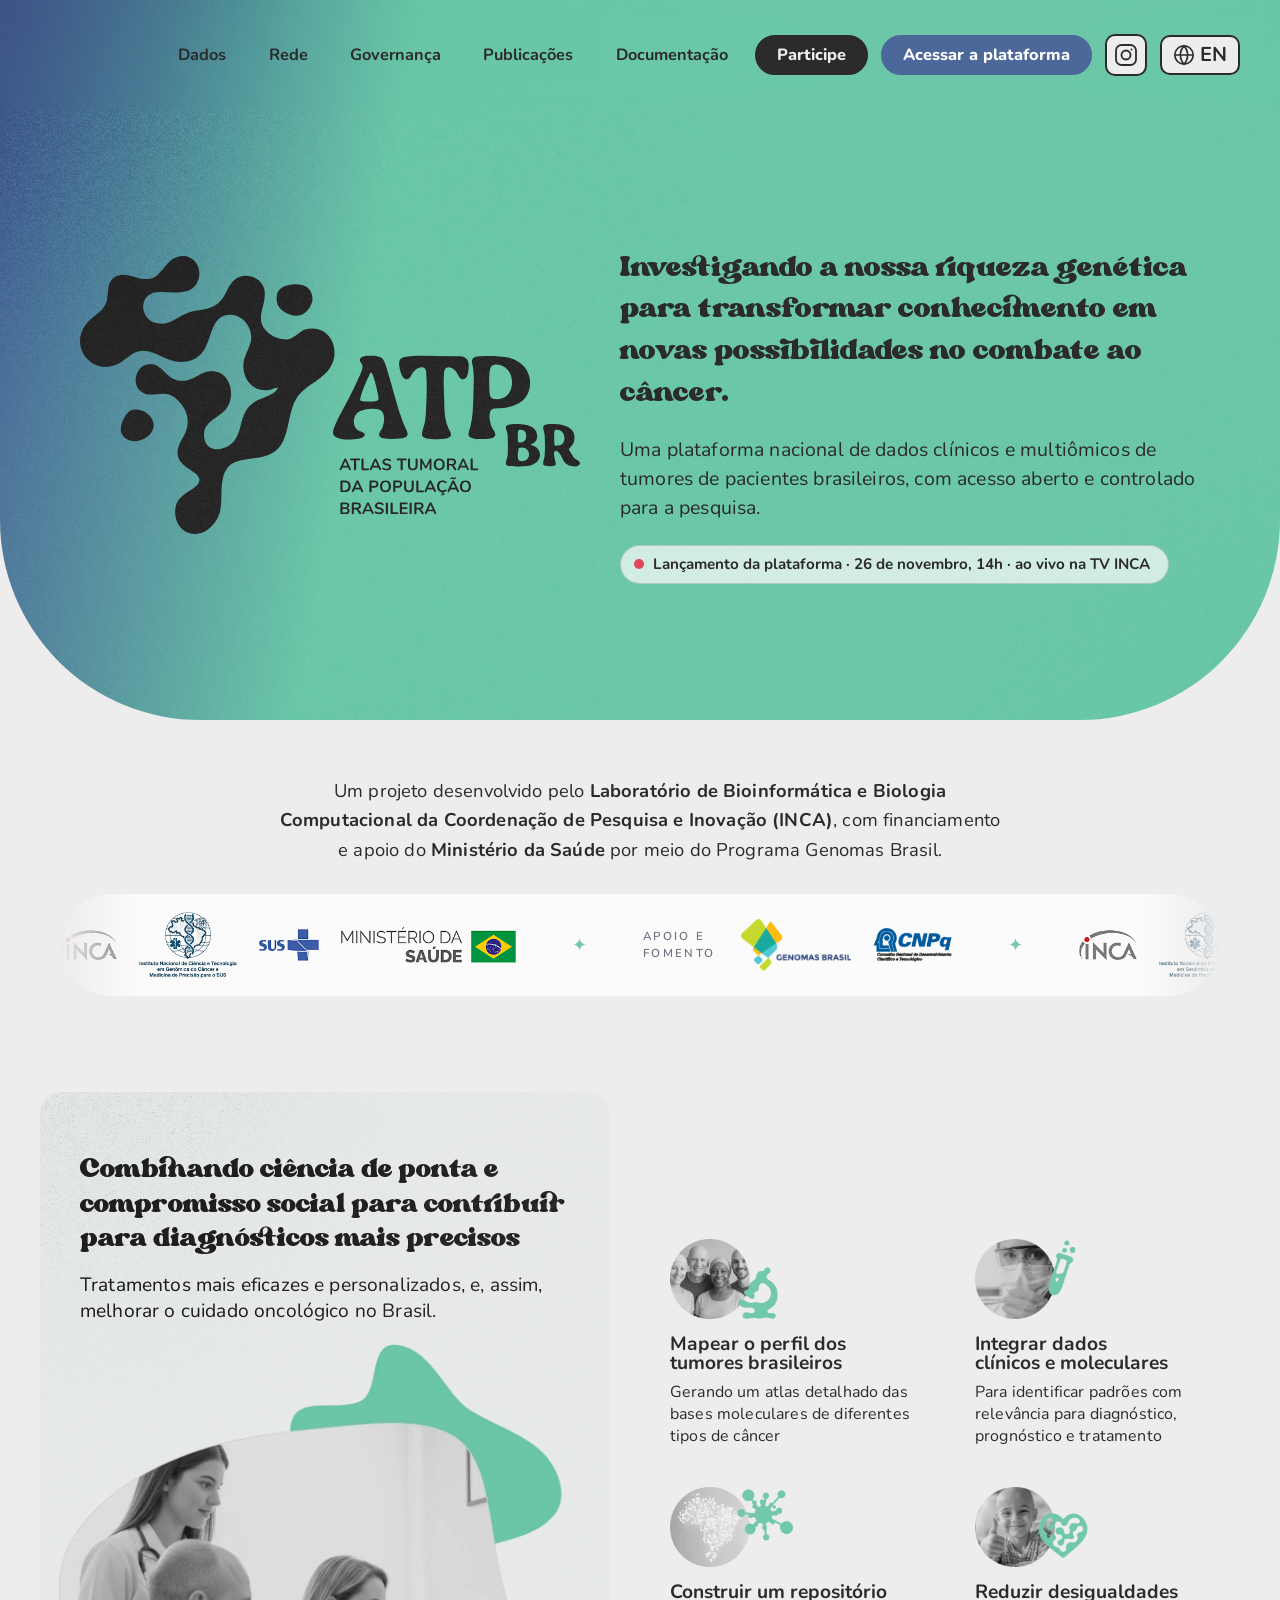
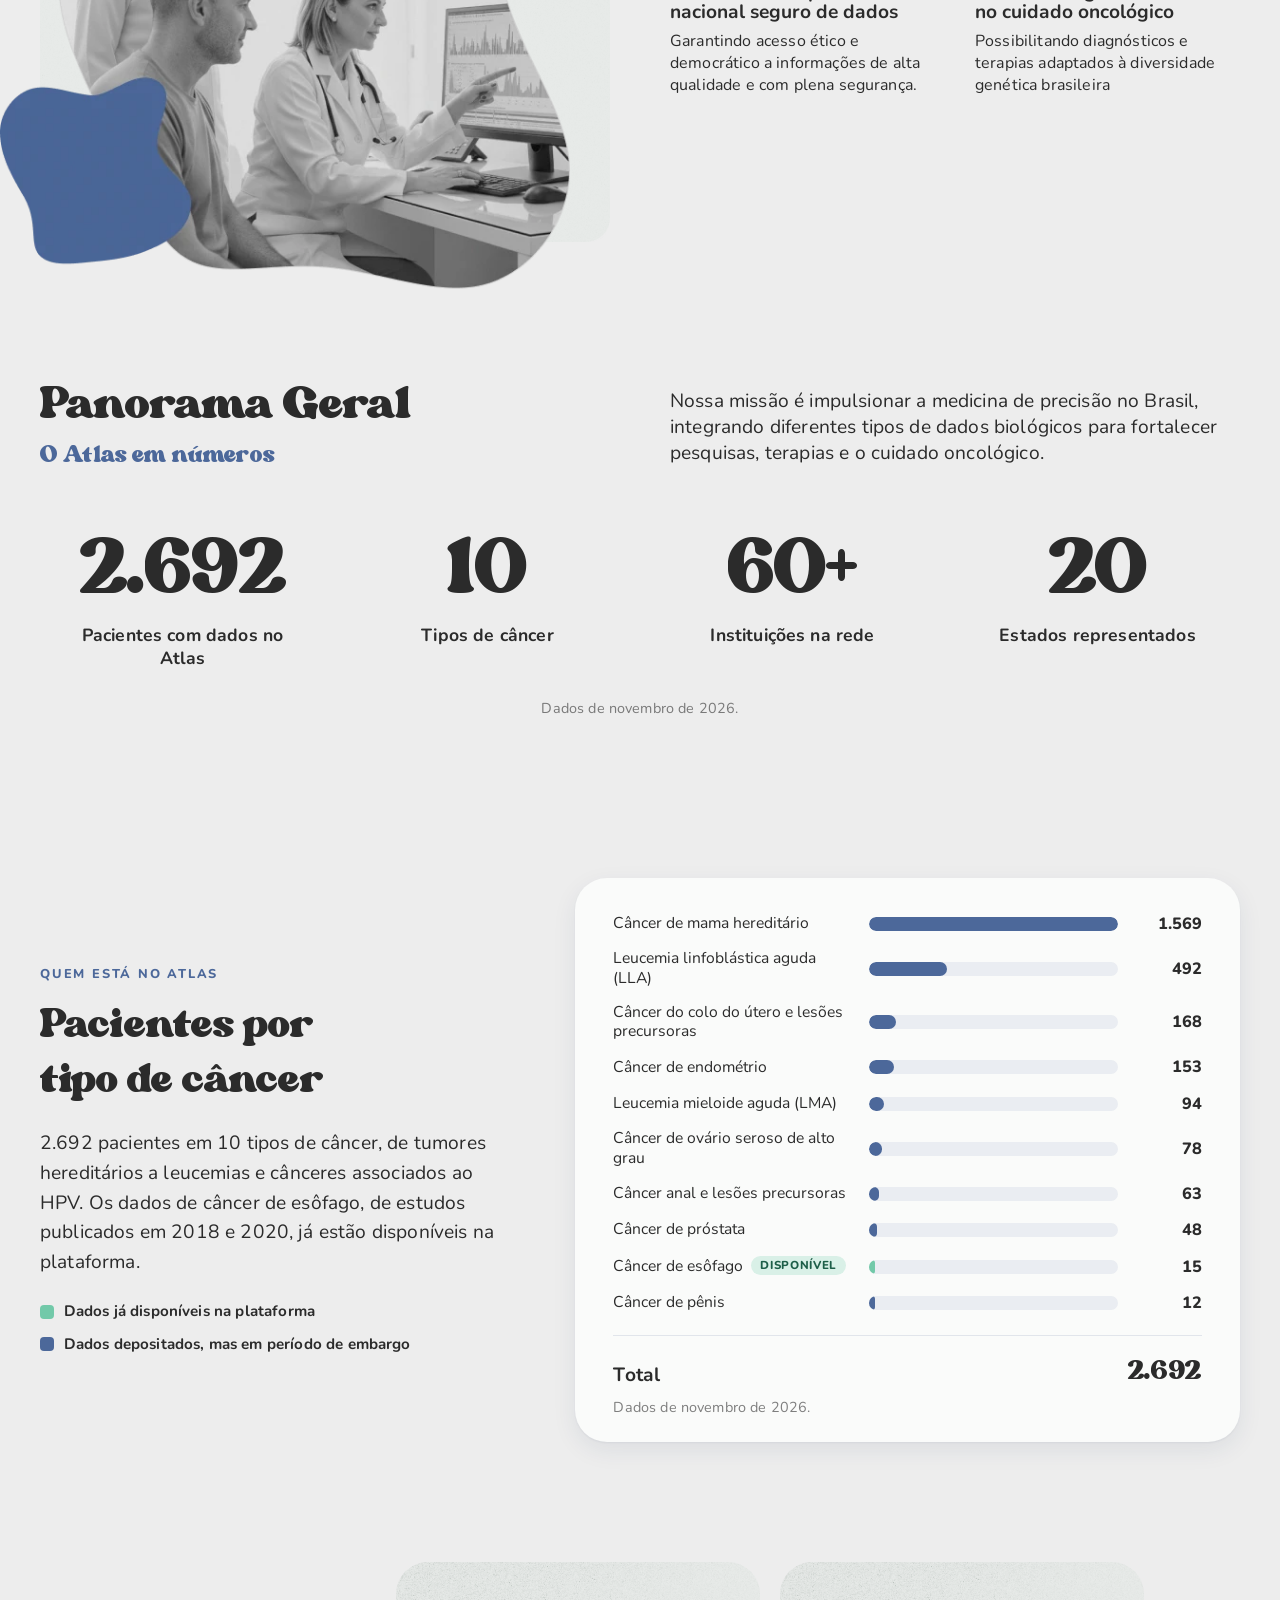
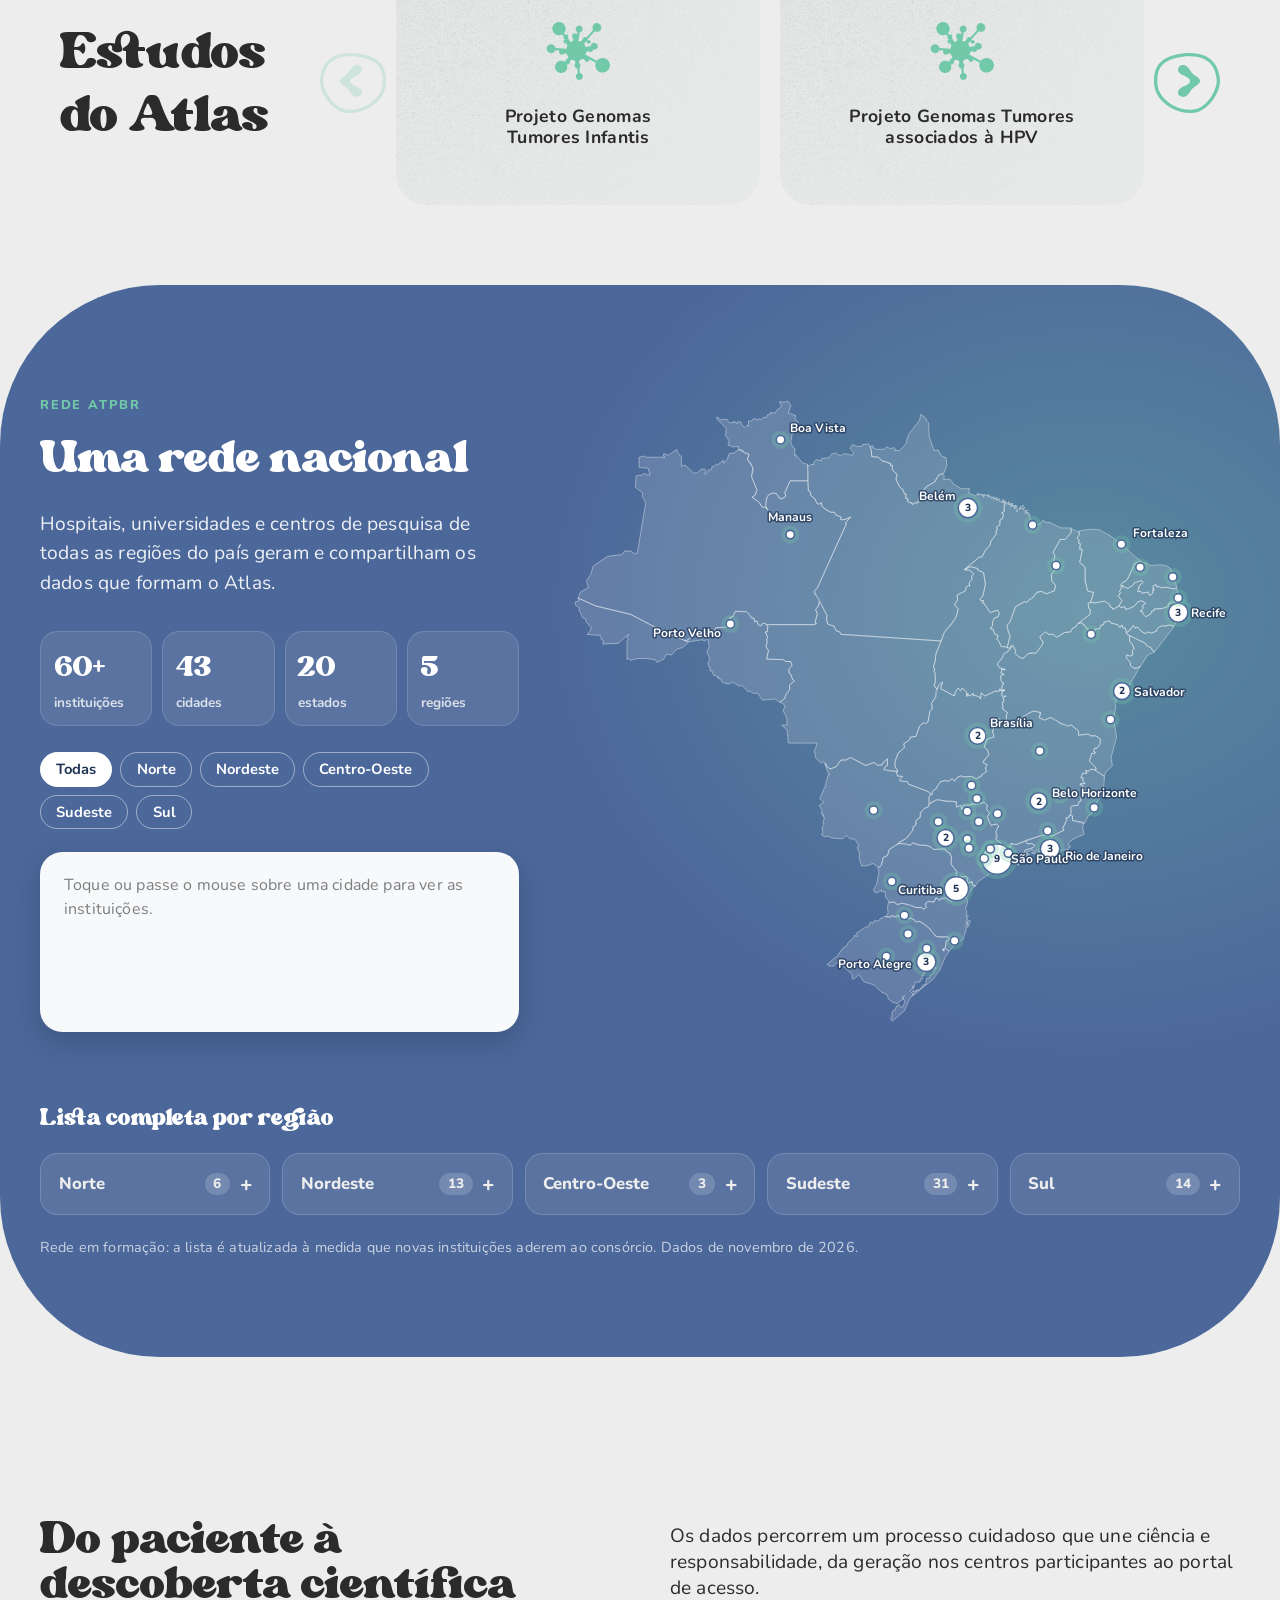
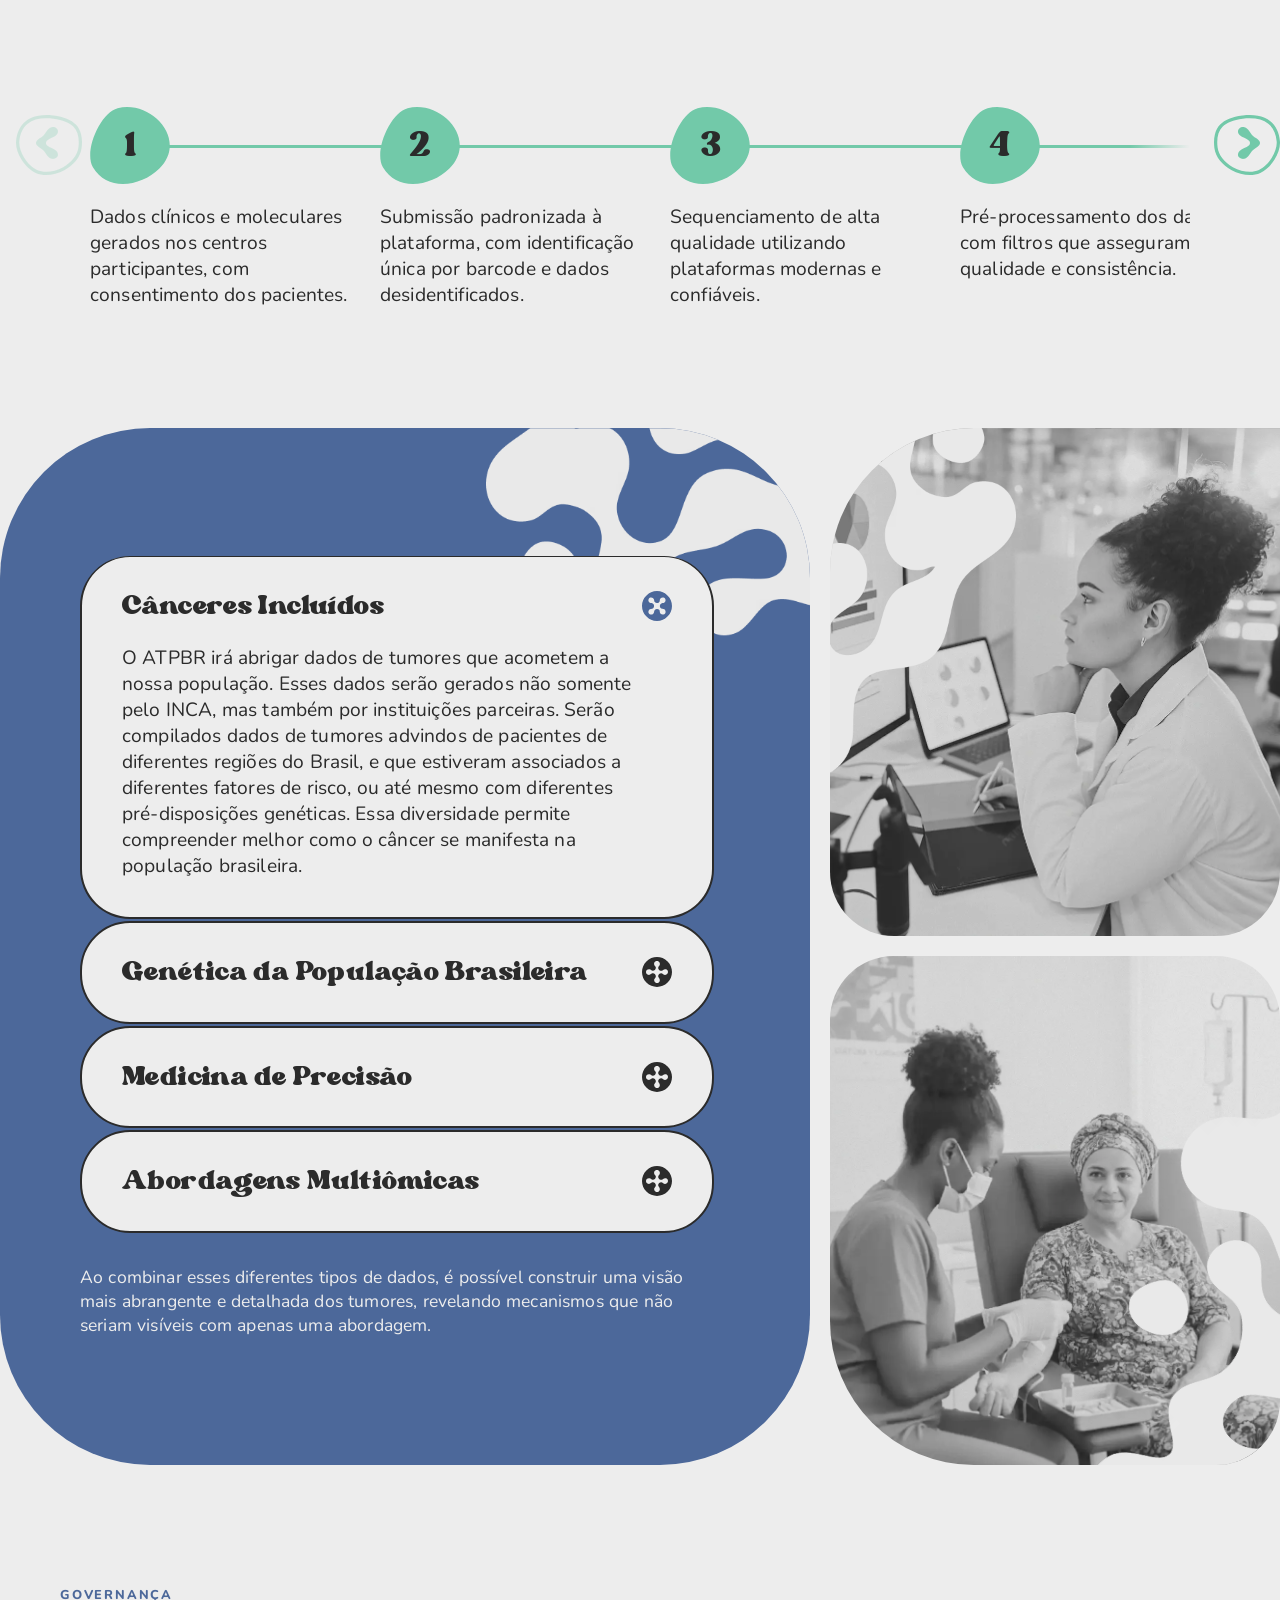
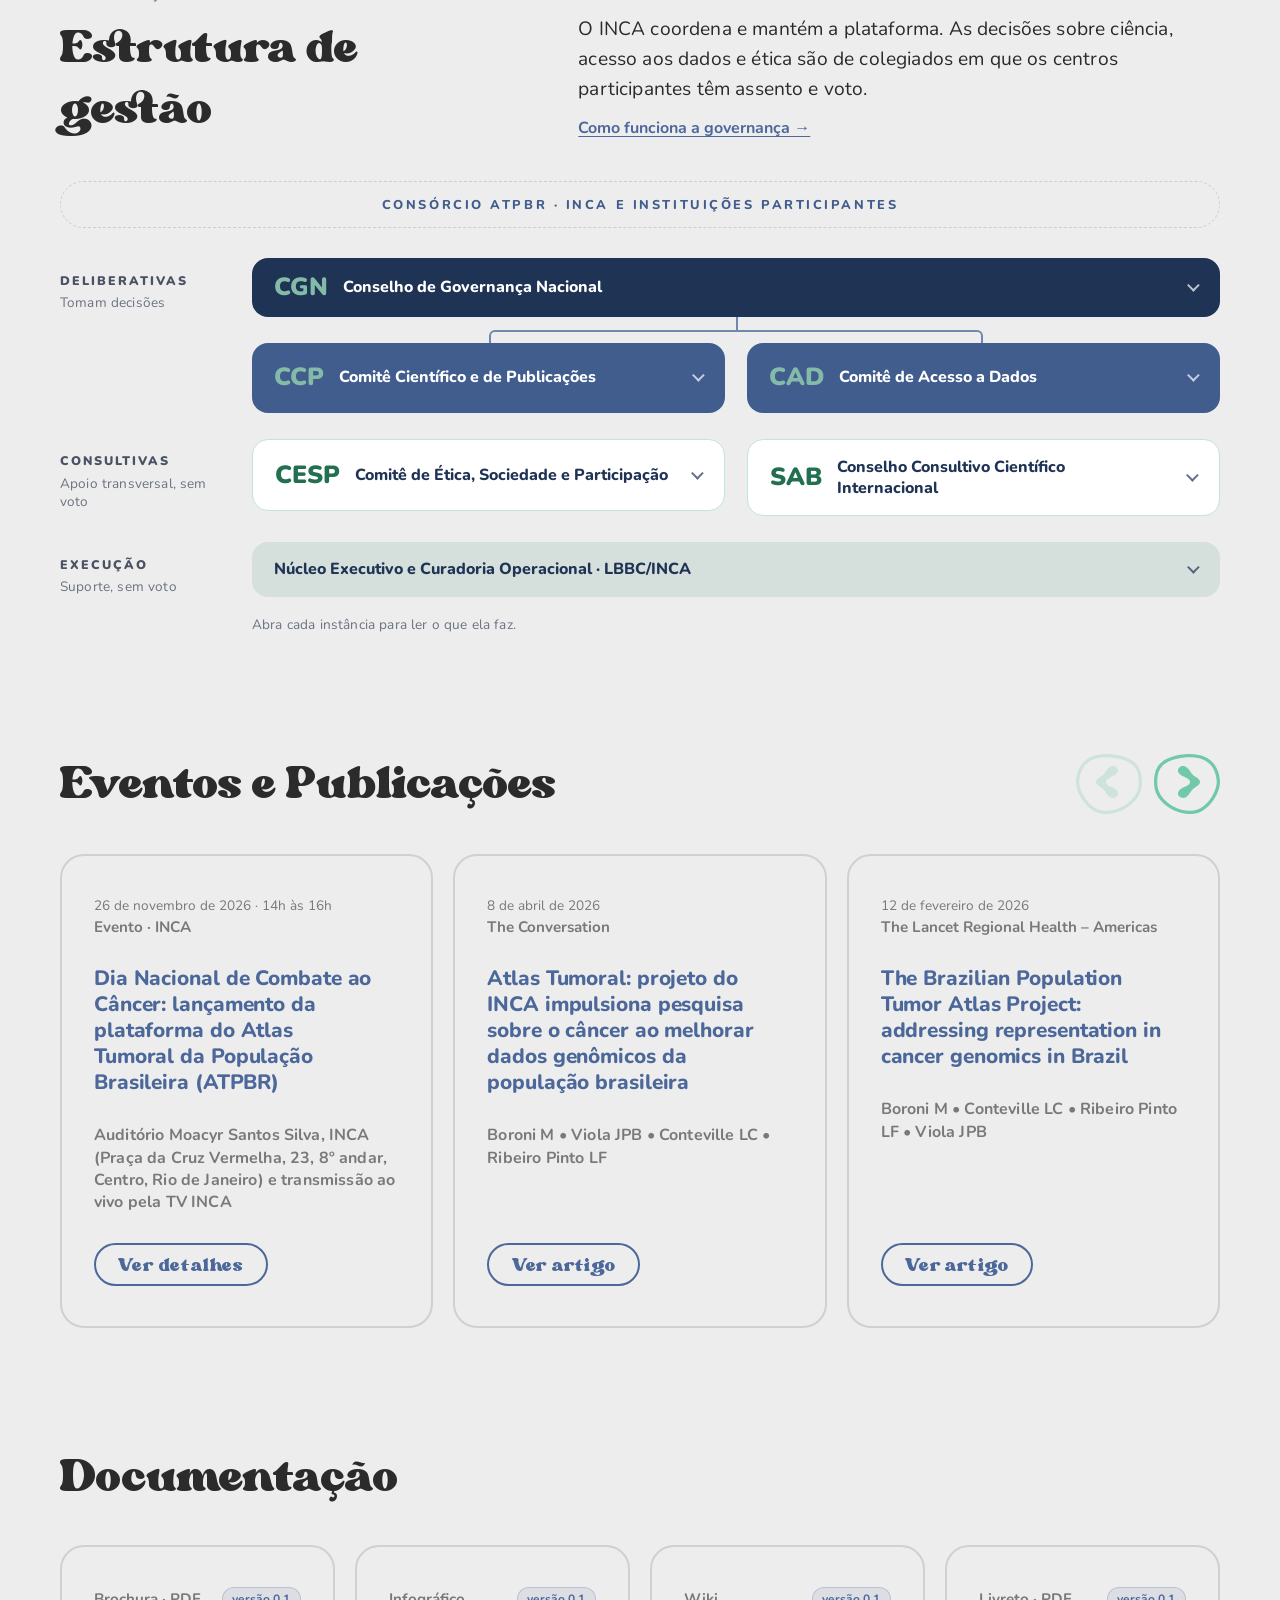
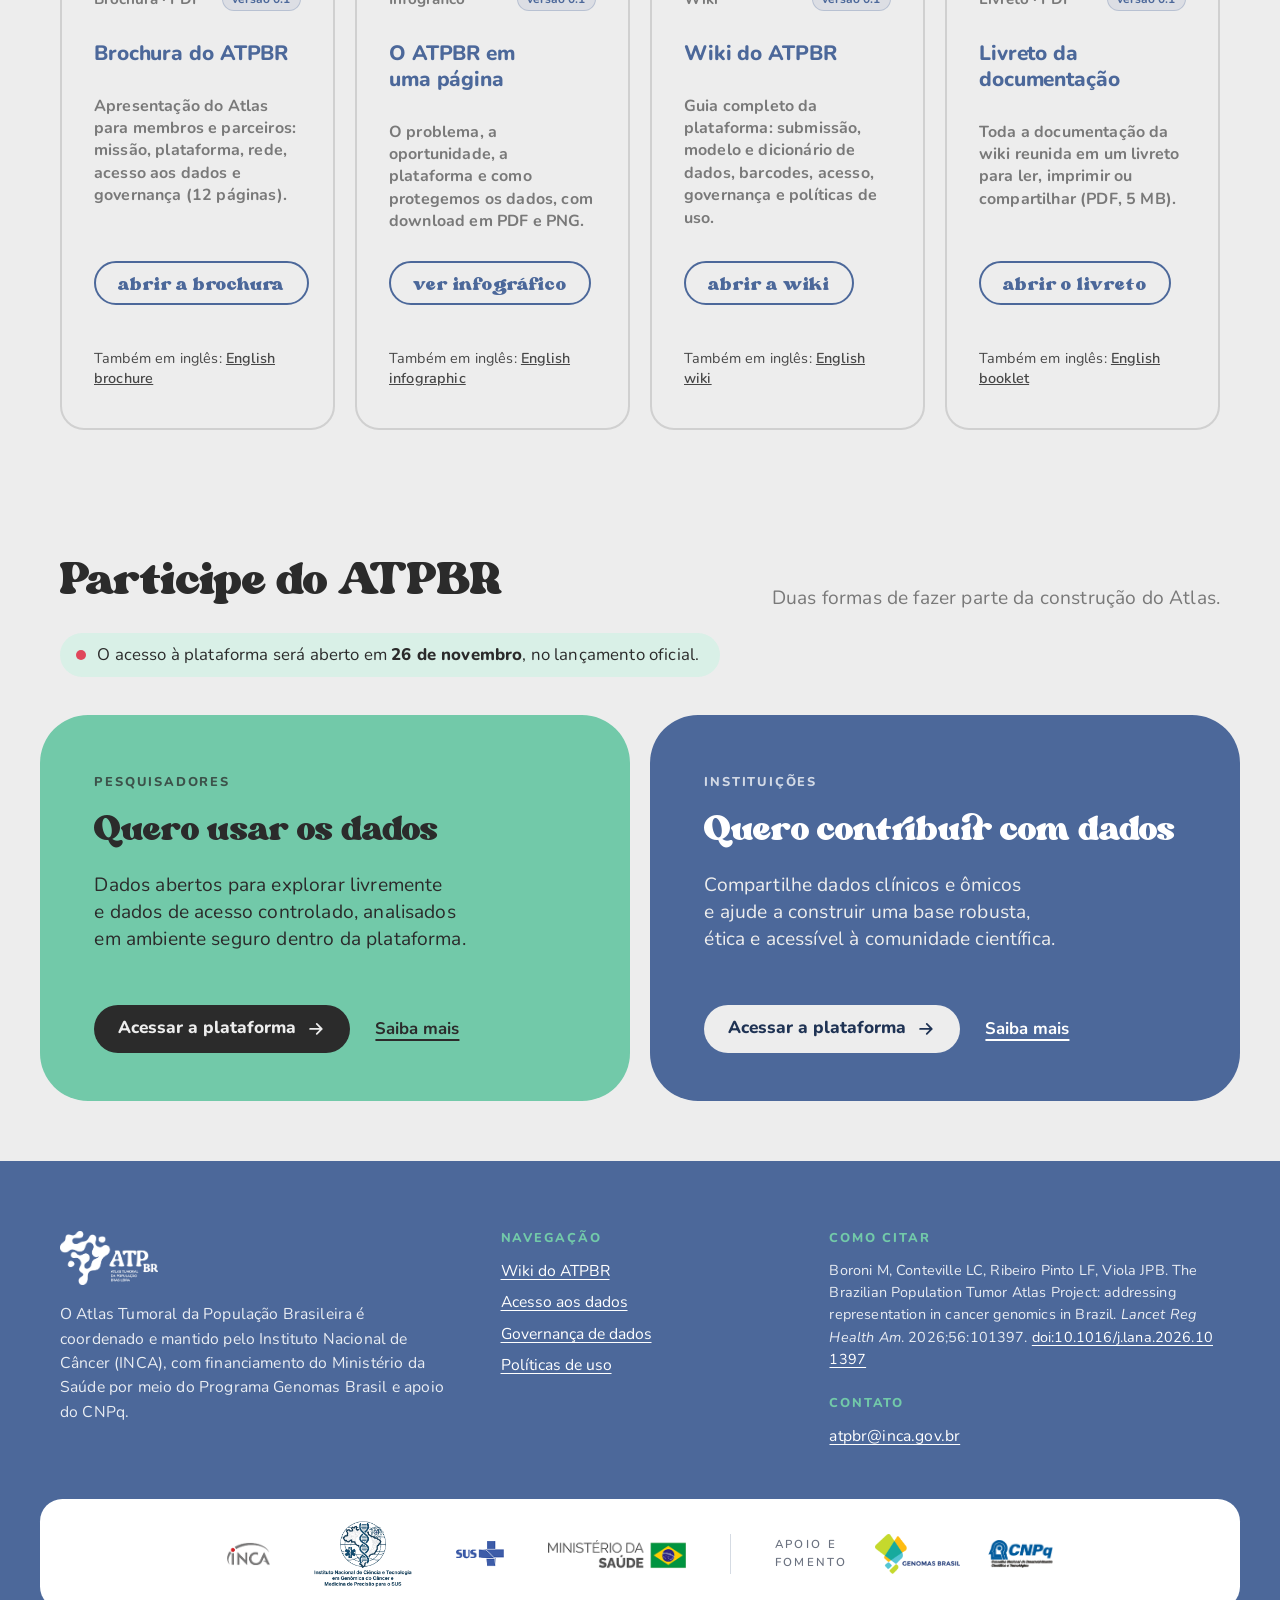
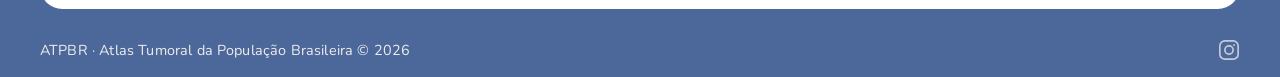
<file: index.html>
<!DOCTYPE html>
<html lang="pt-br">

<head>
    <meta charset="UTF-8">
    <meta name="viewport" content="width=device-width, initial-scale=1.0">
    <link rel="stylesheet" href="./style.css">
    <title>Atlas Tumoral da População Brasileira</title>
    <meta name="description" content="Plataforma nacional de dados clínicos e multiômicos de tumores de pacientes brasileiros, coordenada pelo INCA com apoio do Ministério da Saúde (Programa Genomas Brasil) e do CNPq.">
    <meta name="theme-color" content="#4C689A">
    <link rel="canonical" href="https://lconteville.github.io/atpbr-site/">
    <link rel="alternate" hreflang="pt-BR" href="https://lconteville.github.io/atpbr-site/">
    <link rel="alternate" hreflang="en" href="https://lconteville.github.io/atpbr-site/en.html">
    <link rel="alternate" hreflang="x-default" href="https://lconteville.github.io/atpbr-site/">
    <meta property="og:type" content="website">
    <meta property="og:site_name" content="ATPBR">
    <meta property="og:locale" content="pt_BR">
    <meta property="og:title" content="Atlas Tumoral da População Brasileira (ATPBR)">
    <meta property="og:description" content="Plataforma nacional de dados clínicos e multiômicos de tumores de pacientes brasileiros, coordenada pelo INCA com apoio do Ministério da Saúde (Programa Genomas Brasil) e do CNPq.">
    <meta property="og:url" content="https://lconteville.github.io/atpbr-site/">
    <meta property="og:image" content="https://lconteville.github.io/atpbr-site/assets/og-atpbr.png">
    <meta property="og:image:width" content="1200">
    <meta property="og:image:height" content="630">
    <meta name="twitter:card" content="summary_large_image">
    <link rel="apple-touch-icon" sizes="180x180" href="./assets/apple-touch-icon.png">
    <link rel="icon" type="image/png" sizes="32x32" href="./assets/favicon-32x32.png">
    <link rel="icon" type="image/png" sizes="16x16" href="./assets/favicon-16x16.png">
    <link rel="preconnect" href="https://fonts.googleapis.com">
    <link rel="preconnect" href="https://fonts.gstatic.com" crossorigin>
    
    <link href="https://fonts.googleapis.com/css2?family=Nunito:wght@400;600;700;800&display=swap" rel="stylesheet">
    <script async src="https://www.googletagmanager.com/gtm.js?id=GTM-W86MJVHT"></script>
    <script>
      window.dataLayer = window.dataLayer || [];
      function gtag(){dataLayer.push(arguments);}
      gtag('js', new Date());
    </script>
</head>

<body>
    <a class="skip-link" href="#conteudo">Pular para o conteúdo</a>
    <h1 style="display: none;">Atlas Tumoral da População Brasileira</h1>

    <header class="site-header">
        <div class="header-inner">

            <!-- Navegação (some no mobile) -->
            <a href="#dados" class="header-cta header-link">Dados</a>
            <a href="#rede" class="header-cta header-link">Rede</a>
            <a href="#governanca" class="header-cta header-link">Governança</a>
            <a href="#publicacoes" class="header-cta header-link">Publicações</a>
            <a href="#documentacao" class="header-cta header-link">Documentação</a>
            <a href="#participe" class="header-cta header-cta-destaque">Participe</a>
            <!-- LINK DA PLATAFORMA: os botões com data-plataforma abrem a escolha entre Dashboard e Gestão de Dados; os endereços ficam em plataforma.js (PLATAFORMA_LINKS). -->
            <a href="#" class="header-cta header-cta-plataforma" data-plataforma>Acessar a plataforma</a>

            <!-- Instagram -->
            <a href="https://www.instagram.com/atp.br" target="_self" rel="noopener noreferrer" class="header-icon-btn"
                aria-label="Instagram">
                <svg viewBox="0 0 24 24" fill="none" stroke="currentColor" stroke-width="1.8"
                    xmlns="http://www.w3.org/2000/svg">
                    <rect x="2" y="2" width="20" height="20" rx="5.5" ry="5.5" />
                    <circle cx="12" cy="12" r="4.5" />
                    <circle cx="17.5" cy="6.5" r="1" fill="currentColor" stroke="none" />
                </svg>
            </a>

            <!-- Idioma -->
            <a href="./en.html" class="header-lang" hreflang="en" aria-label="Read in English">
                <svg viewBox="0 0 24 24" fill="none" stroke="currentColor" stroke-width="1.8"
                    xmlns="http://www.w3.org/2000/svg">
                    <circle cx="12" cy="12" r="10" />
                    <path
                        d="M2 12h20M12 2a15.3 15.3 0 0 1 4 10 15.3 15.3 0 0 1-4 10 15.3 15.3 0 0 1-4-10 15.3 15.3 0 0 1 4-10z" />
                </svg>
                EN
            </a>

            <!-- Hamburguer (só no mobile) -->
            <button class="header-hamburger" id="headerHamburger" aria-label="Abrir menu" aria-expanded="false" aria-controls="headerPopup">
                <svg class="icon-hamburger" viewBox="0 0 90 66.18" fill="none" stroke="currentColor" stroke-width="2.5"
                    stroke-linecap="round" xmlns="http://www.w3.org/2000/svg">
                    <g id="Camada_1-2" data-name="Camada 1">
                        <path d="M6.46,12.93h77.07c3.57,0,6.46-2.89,6.46-6.46s-2.89-6.46-6.46-6.46H6.46C2.89,0,0,2.9,0,6.47s2.89,6.46,6.46,6.46h0Z" fill="currentColor" stroke="none"/>
                        <path d="M6.46,39.55h77.07c3.57,0,6.46-2.89,6.46-6.46s-2.89-6.46-6.46-6.46H6.46c-3.57,0-6.46,2.9-6.46,6.47s2.89,6.46,6.46,6.46h0Z" fill="currentColor" stroke="none"/>
                        <path d="M83.53,53.25H6.46c-3.57,0-6.46,2.89-6.46,6.46s2.89,6.46,6.46,6.46h77.07c3.57,0,6.46-2.89,6.46-6.46s-2.89-6.46-6.46-6.46h0Z" fill="currentColor" stroke="none"/>
                    </g>
                </svg>
                <svg class="icon-close" viewBox="0 0 193.82 194.05" fill="none" stroke="currentColor" stroke-width="15"
                    stroke-linecap="round" xmlns="http://www.w3.org/2000/svg">
                    <path d="M193.07,154.88c-3.96-18.1-18.81-23.9-35.21-25.74-9.19-.99-17.82-5.94-23.12-13.65-7.99-11.53-7.5-27.01,1.06-38.11,3.89-5.02,9.4-9.12,15.49-11.24,4.6-1.63,9.48-1.41,14.28-1.84,2.26-.28,4.6-.64,6.79-1.41,8.41-3.04,15.98-10.04,19.16-18.46,6.79-17.96-2.19-36.7-20.36-42.71-21.21-7.07-42.07,8.56-43.13,30.83-.07,2.76.14,5.52-.14,8.2-1.48,13.93-15.84,22.34-28.71,23.19-10.47.71-21.07-3.11-27.79-11.38-7.42-9.12-4.53-18.67-8.06-28.71C56.38,4.05,32.91-6.84,14.52,5.04,1.09,13.81-3.58,32.05,2.86,46.55c9.05,20.22,30.33,13.51,46.24,23.05,10.18,6.08,15.2,17.47,14.71,29.13-.42,8.49-3.68,16.97-9.9,22.77-3.25,3.11-7.35,5.23-11.74,6.51-8.56,2.33-16.97.71-25.03,5.23-6.43,3.61-11.53,9.55-14.35,16.33-6.08,14.42-1.41,30.83,11.81,39.39l-.21.07c12.59,8.2,29.7,6.08,40.23-4.45,12.45-12.3,6.51-30.83,16.97-43.42,6.58-7.99,16.83-11.6,26.94-11.1,8.63.42,17.18,3.75,22.98,10.11,5.52,6.08,6.29,11.81,6.43,19.59.49,21.28,18.88,38.25,40.09,33.45,17.68-3.96,28.85-20.51,25.03-38.33Z" fill="currentColor" stroke="none"/>
                </svg>
            </button>

        </div>
    </header>

    <!-- Popup mobile -->
    <div class="header-popup" id="headerPopup" role="dialog" aria-modal="true" aria-label="Menu">
        <a href="#dados" class="popup-cta">Dados</a>
        <a href="#rede" class="popup-cta">Rede</a>
        <a href="#governanca" class="popup-cta">Governança</a>
        <a href="#publicacoes" class="popup-cta">Publicações</a>
        <a href="#documentacao" class="popup-cta">Documentação</a>
        <a href="#participe" class="popup-cta popup-cta-destaque">Participe</a>
        <a href="#" class="popup-cta popup-cta-plataforma" data-plataforma>Acessar a plataforma</a>
    </div>


    <!-- Escolha do acesso à plataforma (aberto por plataforma.js; os endereços ficam em PLATAFORMA_LINKS) -->
    <dialog class="aviso-plataforma" id="avisoPlataforma" aria-labelledby="avisoPlataformaTitulo">
        <button type="button" class="aviso-fechar" data-fechar aria-label="Fechar">
            <svg viewBox="0 0 24 24" fill="none" stroke="currentColor" stroke-width="2.4" stroke-linecap="round" aria-hidden="true"><path d="M6 6l12 12M18 6L6 18"/></svg>
        </button>
        <span class="aviso-kicker"><span class="hero-badge-dot" aria-hidden="true"></span>Plataforma ATPBR</span>
        <h2 id="avisoPlataformaTitulo">Acessar a plataforma</h2>
        <div class="aviso-acoes aviso-acoes-plataforma">
            <a class="aviso-btn aviso-btn-principal" href="#" data-destino="dashboard" target="_blank" rel="noopener">Dashboard</a>
            <a class="aviso-btn aviso-btn-principal" href="#" data-destino="gestao" target="_blank" rel="noopener">Gestão de Dados</a>
        </div>
    </dialog>


    <main id="conteudo">

    <section class="hero">

        <div class="hero-container">

            <img class="logo-hero" src="./assets/logo.svg" alt="Logo do Atlas Tumoral da População Brasileira">

            <div class="hero-texto">
                <h2 class=" ">Investigando a nossa riqueza genética para transformar conhecimento em novas possibilidades no
                combate ao câncer.</h2>
                <p class="hero-sub">Uma plataforma nacional de dados clínicos e multiômicos de tumores de pacientes brasileiros, com acesso aberto e controlado para a pesquisa.</p>
                <a class="hero-badge" href="https://www.gov.br/inca/pt-br/assuntos/eventos/dia-nacional-de-combate-ao-cancer-2026-2014-lancamento-do-atlas-tumoral-da-populacao-brasileira-atpbr" target="_blank" rel="noopener"><span class="hero-badge-dot" aria-hidden="true"></span>Lançamento da plataforma · 26 de novembro, 14h · ao vivo na TV INCA</a>
            </div>
        </div>

    </section>

    <section class="patrocinadores">

        <p class="balance patrocinadores-texto">Um projeto desenvolvido pelo <strong>Laboratório de Bioinformática e Biologia Computacional
                da Coordenação de Pesquisa e Inovação (INCA)</strong>, com financiamento e apoio do <strong>Ministério da Saúde</strong> por meio do Programa
            Genomas Brasil.
        </p>

        <!-- Esteira: o 2º e o 3º grupos são cópias do 1º (ocultas para leitores de tela) e fecham o laço da animação. -->
        <div class="patrocinadores-esteira">
            <div class="esteira-trilho">
                <div class="esteira-grupo">
                    <span class="esteira-item esteira-item-instituicoes"><a href="https://www.gov.br/inca/pt-br" target="_blank" rel="noopener" title="logo do INCA (abre em nova aba)"><img src="./assets/logo-inca-2026-defeso.png" alt="logo do INCA" class="logo-inca"></a><img src="./assets/logo-inct.webp" alt="logo do Instituto Nacional de Ciência e Tecnologia em Genômica do Câncer e Medicina de Precisão para o SUS" class="logo-inct"><a href="https://www.gov.br/saude/pt-br/sus" target="_blank" rel="noopener" title="logo do SUS (abre em nova aba)"><img src="./assets/logo-sus-2026-defeso.png" alt="logo do SUS" class="logo-sus"></a><a href="https://www.gov.br/saude/pt-br" target="_blank" rel="noopener" title="logo do Ministério da Saúde (abre em nova aba)"><img src="./assets/logo-ministerio-saude-2026-defeso.png" alt="logo do Ministério da Saúde" class="logo-ms"></a></span><span class="esteira-sep" aria-hidden="true">✦</span>
                    <span class="esteira-item esteira-item-apoio" role="group" aria-label="Apoio e fomento"><span class="esteira-apoio" aria-hidden="true">Apoio e <br>fomento</span><a href="https://www.gov.br/saude/pt-br/composicao/sectics/decit/genomas-brasil" target="_blank" rel="noopener" title="logo do Programa Nacional de Genômica e Saúde de Precisão (abre em nova aba)"><img src="./assets/logo_genomasraros.webp" alt="logo do Programa Nacional de Genômica e Saúde de Precisão" class="logo-genomas"></a><a href="https://www.gov.br/cnpq/pt-br" target="_blank" rel="noopener" title="logo do CNPq (abre em nova aba)"><img src="./assets/infografico/logo-cnpq.png" alt="logo do CNPq" class="logo-cnpq"></a></span><span class="esteira-sep" aria-hidden="true">✦</span>
                </div>
                <div class="esteira-grupo" aria-hidden="true">
                    <span class="esteira-item esteira-item-instituicoes"><a href="https://www.gov.br/inca/pt-br" target="_blank" rel="noopener" tabindex="-1"><img src="./assets/logo-inca-2026-defeso.png" alt="" class="logo-inca"></a><img src="./assets/logo-inct.webp" alt="" class="logo-inct"><a href="https://www.gov.br/saude/pt-br/sus" target="_blank" rel="noopener" tabindex="-1"><img src="./assets/logo-sus-2026-defeso.png" alt="" class="logo-sus"></a><a href="https://www.gov.br/saude/pt-br" target="_blank" rel="noopener" tabindex="-1"><img src="./assets/logo-ministerio-saude-2026-defeso.png" alt="" class="logo-ms"></a></span><span class="esteira-sep" aria-hidden="true">✦</span>
                    <span class="esteira-item esteira-item-apoio"><span class="esteira-apoio" aria-hidden="true">Apoio e <br>fomento</span><a href="https://www.gov.br/saude/pt-br/composicao/sectics/decit/genomas-brasil" target="_blank" rel="noopener" tabindex="-1"><img src="./assets/logo_genomasraros.webp" alt="" class="logo-genomas"></a><a href="https://www.gov.br/cnpq/pt-br" target="_blank" rel="noopener" tabindex="-1"><img src="./assets/infografico/logo-cnpq.png" alt="" class="logo-cnpq"></a></span><span class="esteira-sep" aria-hidden="true">✦</span>
                </div>
                <div class="esteira-grupo" aria-hidden="true">
                    <span class="esteira-item esteira-item-instituicoes"><a href="https://www.gov.br/inca/pt-br" target="_blank" rel="noopener" tabindex="-1"><img src="./assets/logo-inca-2026-defeso.png" alt="" class="logo-inca"></a><img src="./assets/logo-inct.webp" alt="" class="logo-inct"><a href="https://www.gov.br/saude/pt-br/sus" target="_blank" rel="noopener" tabindex="-1"><img src="./assets/logo-sus-2026-defeso.png" alt="" class="logo-sus"></a><a href="https://www.gov.br/saude/pt-br" target="_blank" rel="noopener" tabindex="-1"><img src="./assets/logo-ministerio-saude-2026-defeso.png" alt="" class="logo-ms"></a></span><span class="esteira-sep" aria-hidden="true">✦</span>
                    <span class="esteira-item esteira-item-apoio"><span class="esteira-apoio" aria-hidden="true">Apoio e <br>fomento</span><a href="https://www.gov.br/saude/pt-br/composicao/sectics/decit/genomas-brasil" target="_blank" rel="noopener" tabindex="-1"><img src="./assets/logo_genomasraros.webp" alt="" class="logo-genomas"></a><a href="https://www.gov.br/cnpq/pt-br" target="_blank" rel="noopener" tabindex="-1"><img src="./assets/infografico/logo-cnpq.png" alt="" class="logo-cnpq"></a></span><span class="esteira-sep" aria-hidden="true">✦</span>
                </div>
            </div>
        </div>

    </section>

    <section class="container">

        <!-- Coluna Esquerda (40%) -->
        <div class="left-column">

            <div class="objetivos-header">
                <h2>Combinando ciência de ponta e compromisso social para contribuir para diagnósticos mais precisos
                </h2>
                <p>Tratamentos mais eficazes e personalizados, e, assim, melhorar o cuidado oncológico no Brasil.</p>
            </div>

            <div class="objetivos-imagem-wrapper">
                <img loading="lazy" src="./assets/atendimento-atpbr.webp" alt="Equipe médica analisando exames com paciente"
                    class="objetivos-image">
            </div>

        </div>

        <!-- Coluna Direita (60%) -->
        <div class="right-column">
            <div class="objetivos-cards-grid">

                <!-- Card 1 -->
                <div class="objetivos-card">
                    <div class="icon-wrapper">
                        <img loading="lazy" src="./assets/1-objetivo.webp" alt="Ícone Mapear Perfil">
                    </div>
                    <h3>Mapear o perfil dos tumores brasileiros</h3>
                    <p>Gerando um atlas detalhado das bases moleculares de diferentes tipos de câncer</p>
                </div>

                <!-- Card 2 -->
                <div class="objetivos-card">
                    <div class="icon-wrapper">
                        <img loading="lazy" src="./assets/2-objetivo.webp" alt="Ícone Integrar Dados">
                    </div>
                    <h3>Integrar dados clínicos e moleculares</h3>
                    <p>Para identificar padrões com relevância para diagnóstico, prognóstico e tratamento</p>
                </div>

                <!-- Card 3 -->
                <div class="objetivos-card">
                    <div class="icon-wrapper">
                        <img loading="lazy" src="./assets/3-objetivo.webp" alt="Ícone Construir Repositório">
                    </div>
                    <h3>Construir um repositório nacional seguro de dados</h3>
                    <p>Garantindo acesso ético e democrático a informações de alta qualidade e com plena segurança.</p>
                </div>

                <!-- Card 4 -->
                <div class="objetivos-card">
                    <div class="icon-wrapper">
                        <img loading="lazy" src="./assets/4-objetivo.webp" alt="Ícone Reduzir Desigualdades">
                    </div>
                    <h3>Reduzir desigualdades no cuidado oncológico</h3>
                    <p>Possibilitando diagnósticos e terapias adaptados à diversidade genética brasileira</p>
                </div>

            </div>
        </div>

    </section>

    <div class="dobra" id="dados">
        <section class="container title">
            <!-- Coluna Esquerda (50%) -->
            <div class="left">
                <h2>Panorama Geral</h2>
                <p class="subtitulo">O Atlas em números</p>
            </div>

            <!-- Coluna Direita (50%) -->
            <div class="right">
                <p>Nossa missão é impulsionar a medicina de precisão no Brasil, integrando diferentes tipos de dados
                    biológicos para fortalecer pesquisas, terapias e o cuidado oncológico.</p>
            </div>
        </section>

        <section class="container panorama-cards-grid">
            <div class="panorama-card">
                <span>2.692</span>
                <p class="panorama-label">Pacientes com dados no Atlas</p>
            </div>
            <div class="panorama-card">
                <span>10</span>
                <p class="panorama-label">Tipos de câncer</p>
            </div>
            <div class="panorama-card">
                <span>60+</span>
                <p class="panorama-label">Instituições na rede</p>
            </div>
            <div class="panorama-card">
                <span>20</span>
                <p class="panorama-label">Estados representados</p>
            </div>
            <p class="panorama-nota">Dados de novembro de 2026.</p>
        </section>
    </div>

    <section class="tipos-section dobra" id="tipos" aria-labelledby="tipos-h2">
        <div class="tipos-inner">
            <div class="tipos-texto">
                <span class="kicker">Quem está no Atlas</span>
                <h2 id="tipos-h2">Pacientes por tipo de câncer</h2>
                <p>2.692 pacientes em 10 tipos de câncer, de tumores hereditários a leucemias e cânceres associados ao HPV. Os dados de câncer de esôfago, de estudos publicados em 2018 e 2020, já estão disponíveis na plataforma.</p>
                <div class="tipos-legenda">
                    <p class="tipos-leg"><span class="tipos-leg-dot" aria-hidden="true"></span>Dados já disponíveis na plataforma</p>
                    <p class="tipos-leg"><span class="tipos-leg-dot tipos-leg-dot-embargo" aria-hidden="true"></span>Dados depositados, mas em período de embargo</p>
                </div>
            </div>
            <div class="tipos-card">
                <ol class="tipos-lista">
                <li class="tipo" style="--v:1.0000">
                    <span class="tipo-nome">Câncer de mama hereditário</span>
                    <span class="tipo-barra" aria-hidden="true"><i></i></span>
                    <span class="tipo-n">1.569</span>
                </li>
                <li class="tipo" style="--v:0.3136">
                    <span class="tipo-nome">Leucemia linfoblástica aguda (LLA)</span>
                    <span class="tipo-barra" aria-hidden="true"><i></i></span>
                    <span class="tipo-n">492</span>
                </li>
                <li class="tipo" style="--v:0.1071">
                    <span class="tipo-nome">Câncer do colo do útero e lesões precursoras</span>
                    <span class="tipo-barra" aria-hidden="true"><i></i></span>
                    <span class="tipo-n">168</span>
                </li>
                <li class="tipo" style="--v:0.0975">
                    <span class="tipo-nome">Câncer de endométrio</span>
                    <span class="tipo-barra" aria-hidden="true"><i></i></span>
                    <span class="tipo-n">153</span>
                </li>
                <li class="tipo" style="--v:0.0599">
                    <span class="tipo-nome">Leucemia mieloide aguda (LMA)</span>
                    <span class="tipo-barra" aria-hidden="true"><i></i></span>
                    <span class="tipo-n">94</span>
                </li>
                <li class="tipo" style="--v:0.0497">
                    <span class="tipo-nome">Câncer de ovário seroso de alto grau</span>
                    <span class="tipo-barra" aria-hidden="true"><i></i></span>
                    <span class="tipo-n">78</span>
                </li>
                <li class="tipo" style="--v:0.0402">
                    <span class="tipo-nome">Câncer anal e lesões precursoras</span>
                    <span class="tipo-barra" aria-hidden="true"><i></i></span>
                    <span class="tipo-n">63</span>
                </li>
                <li class="tipo" style="--v:0.0306">
                    <span class="tipo-nome">Câncer de próstata</span>
                    <span class="tipo-barra" aria-hidden="true"><i></i></span>
                    <span class="tipo-n">48</span>
                </li>
                <li class="tipo tipo-disp" style="--v:0.0096">
                    <span class="tipo-nome">Câncer de esôfago <span class="tipo-tag">disponível</span></span>
                    <span class="tipo-barra" aria-hidden="true"><i></i></span>
                    <span class="tipo-n">15</span>
                </li>
                <li class="tipo" style="--v:0.0076">
                    <span class="tipo-nome">Câncer de pênis</span>
                    <span class="tipo-barra" aria-hidden="true"><i></i></span>
                    <span class="tipo-n">12</span>
                </li>
                </ol>
                <p class="tipos-total"><span>Total</span><b>2.692</b></p>
                <p class="panorama-nota">Dados de novembro de 2026.</p>
            </div>
        </div>
    </section>

    <section class="equipe-section dobra">
        <div class="equipe-inner">

            <!-- Coluna esquerda: título -->
            <div class="equipe-title-col">
                <h2>Estudos do Atlas</h2>
            </div>

            <!-- Coluna direita: slider -->
            <div class="equipe-slider-col">

                <!-- Seta esquerda -->
                <button class="equipe-arrow left-btn" id="equipePrev" aria-label="Anterior" disabled>
                    <svg width="66" height="60" viewBox="0 0 66 60" fill="none" xmlns="http://www.w3.org/2000/svg">
                        <path
                            d="M40.6837 13.4179C39.3482 12.2298 37.4564 11.7118 35.5792 12.1601C31.2894 13.1861 29.8966 18.1134 27.21 20.6865C26.1213 21.7287 24.8081 22.509 23.5919 23.374C22.5379 24.1235 21.4251 24.923 20.6524 25.9999C19.774 27.2239 19.7844 28.8138 20.6817 30.04C22.3696 32.3464 25.1948 33.3834 27.21 35.3134C29.8954 37.8866 31.2895 42.8149 35.5792 43.8398C37.4574 44.2891 39.3492 43.77 40.6837 42.582C42.8484 40.6541 42.1083 37.5737 40.1778 35.7284C37.7076 33.3675 33.7236 32.8857 31.2315 30.6064C31.1249 30.5096 31.0196 30.4072 30.9151 30.3007C29.6737 29.0408 29.6737 26.9581 30.9151 25.6982C31.0196 25.5917 31.1249 25.4893 31.2315 25.3925C33.7236 23.1132 37.7076 22.6324 40.1778 20.2704C42.1081 18.4242 42.8481 15.3457 40.6837 13.4179Z"
                            fill="#72C9A9" />
                        <path fill-rule="evenodd" clip-rule="evenodd"
                            d="M37.1895 0.413016C31.7279 -0.216952 26.7182 -0.126862 22.295 0.68743C17.3026 1.60566 13.0499 3.44635 9.65533 6.15813C4.06425 10.624 0.838481 17.3712 0.0693893 26.2109C-0.409653 31.7129 1.6065 38.4657 5.59967 44.7392C9.47659 50.8305 14.6207 55.6344 19.711 57.9199C22.8177 59.3148 26.388 59.9999 30.167 59.9999C36.1622 59.9999 42.6856 58.2774 48.7383 54.9355C53.1943 52.4754 57.0755 49.2751 59.9639 45.6835C63.1575 41.7127 65.0598 37.4353 65.6192 32.9716C66.2611 27.849 66.0933 23.2865 65.1212 19.4111C64.163 15.5903 62.3928 12.2963 59.8575 9.622C55.2907 4.80364 47.7155 1.77306 37.6827 0.475516V0.469657C37.5634 0.454688 37.4474 0.442547 37.3292 0.428641C37.2824 0.422212 37.2362 0.41642 37.1895 0.411063V0.413016ZM30.3575 3.21477C32.556 3.21478 34.8657 3.36134 37.2794 3.65813C46.7711 4.82391 53.377 7.49291 57.4766 11.8173C61.9391 16.5254 63.544 23.3173 62.3838 32.5781C61.4451 40.0707 55.7487 47.38 47.1456 52.1308C41.572 55.2091 35.6064 56.7997 30.1827 56.7997C26.8684 56.7997 23.7569 56.2058 21.0596 54.995C16.6017 52.9935 11.8539 48.5202 8.35943 43.0302L8.35748 43.0292C4.73367 37.3365 2.89621 31.3058 3.31549 26.4853C4.00636 18.5489 6.82883 12.551 11.7051 8.65618C16.2088 5.0582 22.5787 3.21477 30.3575 3.21477Z"
                            fill="#72C9A9" />
                    </svg>
                </button>

                <!-- Viewport -->
                <div class="slider-viewport">
                    <div class="slider-track" id="equipeTrack">

                        <!-- Card 1 -->
                        <div class="equipe-card">
                            <div class="equipe-card-icon">
                                <svg width="83" height="79" viewBox="0 0 83 79" fill="none"
                                    xmlns="http://www.w3.org/2000/svg">
                                    <path
                                        d="M8.43712 14.0048C9.68109 18.6608 14.4703 21.4306 19.1261 20.1867C19.7834 20.011 20.4187 19.7533 20.9846 19.4553L22.7702 21.7894C22.5363 22.3419 22.4627 22.9337 22.6123 23.5158C22.9124 24.6827 24.0721 25.5202 25.3107 25.785C25.2577 25.7844 25.206 25.7777 25.1538 25.7799C22.7959 25.8172 21.813 28.6179 23.4395 30.2579C24.9577 31.789 27.5718 30.58 27.5474 33.8054C27.5466 34.055 27.4342 34.5458 27.2722 35.1143C26.9427 35.8361 26.6832 36.5891 26.4935 37.3617C26.4009 37.586 26.3139 37.7765 26.2345 37.9297L12.1899 36.8258C12.1734 36.6542 12.1295 36.4898 12.0856 36.3255C11.2734 33.2854 8.11526 31.459 5.0753 32.2712C2.03535 33.0834 0.207013 36.245 1.02657 39.3125C1.84612 42.38 4.99691 44.179 8.03686 43.3668C9.95395 42.8546 11.3885 41.415 11.9793 39.6726L17.2662 40.0881C16.9686 40.7751 16.8643 41.56 17.0062 42.3437C17.3217 44.0845 18.7271 45.4901 20.5214 45.4626C22.5466 45.4321 24.837 42.2644 26.8476 44.5295C26.8637 44.5457 26.882 44.5702 26.8968 44.5926C27.3281 45.8008 27.931 46.9043 28.6621 47.8945C28.7811 48.1972 28.8658 48.4592 28.8913 48.6314C28.9146 48.7954 28.9232 48.9486 28.9222 49.0985L23.8932 54.6235C22.094 53.4903 19.8113 53.0732 17.5929 53.6659C13.348 54.8001 10.7918 59.1802 11.9333 63.4528C13.0748 67.7253 17.475 70.2469 21.72 69.1127C25.965 67.9786 28.5211 63.5984 27.3796 59.3259C27.2669 58.9041 27.1173 58.4981 26.9398 58.1083C27.6342 58.357 28.4375 58.3654 29.2423 58.0389C32.0452 56.8998 30.5301 53.129 33.0474 52.568C34.4157 52.264 37.6918 53.0935 38.0379 54.7294C38.5347 57.0938 36.1009 58.9119 37.6677 61.5801C38.3471 62.7396 39.372 63.3138 40.4301 63.4302L41.2689 69.6997C39.3447 70.6246 38.2666 72.8492 38.8373 74.9855C39.4886 77.423 41.9873 78.8681 44.4248 78.2169C46.8622 77.5657 48.3072 75.0669 47.656 72.6294C47.1876 70.8766 45.7445 69.6483 44.0753 69.3313L43.1857 62.6851C44.3507 61.8398 45.0592 60.3623 44.5445 58.5456C44.1035 56.9938 42.4309 55.9941 42.8438 54.223C43.211 52.643 46.4626 51.1845 47.9277 51.2097C49.9966 51.2438 50.2216 53.5135 51.6303 54.4371C53.9 55.9257 56.5433 53.9255 55.9506 51.3667L64.4967 56.0406C63.8311 57.8323 63.7115 59.8009 64.2384 61.7728C65.5921 66.8396 70.8325 69.8703 75.8991 68.5166C80.9657 67.1629 83.9962 61.9225 82.6425 56.8557C81.2887 51.7889 76.0484 48.7582 70.9818 50.1119C68.8456 50.6826 67.0914 51.9142 65.8596 53.5638L51.3661 45.6402C51.5908 44.559 52.196 42.5634 52.4977 42.0778C53.7743 40.0143 55.6784 41.9352 57.3404 41.9401C59.6014 41.9463 60.7383 40.4248 60.8664 38.8178C61.7557 39.17 62.763 39.2501 63.7517 38.9859C66.1891 38.3347 67.6341 35.8359 66.9829 33.3984C66.3316 30.9609 63.8329 29.5158 61.3954 30.167C59.4784 30.6792 58.1644 32.3507 58.0302 34.2645L51.6423 35.5927C51.0133 34.7102 49.8654 32.6431 49.7538 32.1594C49.1913 29.7246 51.7445 29.3857 53.0634 28.1501C52.9224 28.534 52.9003 29.0006 53.0516 29.5559C53.2964 30.45 54.2585 31.6131 55.2719 31.5184C56.4632 31.4085 58.276 30.0996 58.0743 28.7626C57.7816 26.8103 54.9942 26.3167 53.655 27.3553C53.9591 26.7694 54.0614 26.164 54.0027 25.5928L63.3119 15.2768C64.5394 15.9172 66.0076 16.1412 67.4591 15.7533C70.4991 14.9411 72.3254 11.783 71.5132 8.7429C70.7009 5.70283 67.5428 3.87638 64.5029 4.68859C61.4629 5.5008 59.6366 8.65897 60.4488 11.699C60.6171 12.329 60.8803 12.8748 61.2257 13.3988L52.4339 23.1363C51.5642 22.594 50.4362 22.4464 49.3213 22.9849C47.0349 24.0917 47.5544 27.3978 45.6189 28.0939C44.6208 28.4545 43.2018 27.9533 42.1264 27.4865L43.7031 16.9037C43.8401 16.8672 43.9843 16.858 44.1212 16.8214C46.5587 16.1701 48.0037 13.6714 47.3524 11.2338C46.7012 8.7963 44.2025 7.3512 41.765 8.00243C39.3276 8.65365 37.8826 11.1524 38.5338 13.59C38.8851 14.9046 39.7748 15.9286 40.8908 16.4814L40.4844 19.2103C38.6057 16.7252 33.4702 17.6013 33.7709 21.7581C33.9189 23.8166 36.302 24.829 35.2854 26.9433C34.8682 27.8089 33.1321 28.6689 31.9593 29.1554L28.4748 24.6139C29.1484 23.401 29.443 20.9015 28.3266 19.941C27.2786 19.0384 25.8868 19.1227 24.7263 19.7321L23.2191 17.7697C25.2066 15.6542 26.0852 12.5732 25.2803 9.56047C24.0364 4.90451 19.2472 2.13474 14.5914 3.37866C9.93558 4.62257 7.18605 9.37719 8.4227 14.0058L8.43712 14.0048ZM25.8868 25.8658L25.8952 25.8753C25.8759 25.8687 25.8572 25.8649 25.8386 25.861C25.8538 25.8629 25.8717 25.8639 25.8868 25.8658Z"
                                        fill="#72C9A9" />
                                </svg>
                            </div>
                            <h3>Projeto Genomas Tumores Infantis</h3>
                        </div>

                        <!-- Card 2 -->
                        <div class="equipe-card">
                            <div class="equipe-card-icon">
                                <svg width="83" height="79" viewBox="0 0 83 79" fill="none"
                                    xmlns="http://www.w3.org/2000/svg">
                                    <path
                                        d="M8.43712 14.0048C9.68109 18.6608 14.4703 21.4306 19.1261 20.1867C19.7834 20.011 20.4187 19.7533 20.9846 19.4553L22.7702 21.7894C22.5363 22.3419 22.4627 22.9337 22.6123 23.5158C22.9124 24.6827 24.0721 25.5202 25.3107 25.785C25.2577 25.7844 25.206 25.7777 25.1538 25.7799C22.7959 25.8172 21.813 28.6179 23.4395 30.2579C24.9577 31.789 27.5718 30.58 27.5474 33.8054C27.5466 34.055 27.4342 34.5458 27.2722 35.1143C26.9427 35.8361 26.6832 36.5891 26.4935 37.3617C26.4009 37.586 26.3139 37.7765 26.2345 37.9297L12.1899 36.8258C12.1734 36.6542 12.1295 36.4898 12.0856 36.3255C11.2734 33.2854 8.11526 31.459 5.0753 32.2712C2.03535 33.0834 0.207013 36.245 1.02657 39.3125C1.84612 42.38 4.99691 44.179 8.03686 43.3668C9.95395 42.8546 11.3885 41.415 11.9793 39.6726L17.2662 40.0881C16.9686 40.7751 16.8643 41.56 17.0062 42.3437C17.3217 44.0845 18.7271 45.4901 20.5214 45.4626C22.5466 45.4321 24.837 42.2644 26.8476 44.5295C26.8637 44.5457 26.882 44.5702 26.8968 44.5926C27.3281 45.8008 27.931 46.9043 28.6621 47.8945C28.7811 48.1972 28.8658 48.4592 28.8913 48.6314C28.9146 48.7954 28.9232 48.9486 28.9222 49.0985L23.8932 54.6235C22.094 53.4903 19.8113 53.0732 17.5929 53.6659C13.348 54.8001 10.7918 59.1802 11.9333 63.4528C13.0748 67.7253 17.475 70.2469 21.72 69.1127C25.965 67.9786 28.5211 63.5984 27.3796 59.3259C27.2669 58.9041 27.1173 58.4981 26.9398 58.1083C27.6342 58.357 28.4375 58.3654 29.2423 58.0389C32.0452 56.8998 30.5301 53.129 33.0474 52.568C34.4157 52.264 37.6918 53.0935 38.0379 54.7294C38.5347 57.0938 36.1009 58.9119 37.6677 61.5801C38.3471 62.7396 39.372 63.3138 40.4301 63.4302L41.2689 69.6997C39.3447 70.6246 38.2666 72.8492 38.8373 74.9855C39.4886 77.423 41.9873 78.8681 44.4248 78.2169C46.8622 77.5657 48.3072 75.0669 47.656 72.6294C47.1876 70.8766 45.7445 69.6483 44.0753 69.3313L43.1857 62.6851C44.3507 61.8398 45.0592 60.3623 44.5445 58.5456C44.1035 56.9938 42.4309 55.9941 42.8438 54.223C43.211 52.643 46.4626 51.1845 47.9277 51.2097C49.9966 51.2438 50.2216 53.5135 51.6303 54.4371C53.9 55.9257 56.5433 53.9255 55.9506 51.3667L64.4967 56.0406C63.8311 57.8323 63.7115 59.8009 64.2384 61.7728C65.5921 66.8396 70.8325 69.8703 75.8991 68.5166C80.9657 67.1629 83.9962 61.9225 82.6425 56.8557C81.2887 51.7889 76.0484 48.7582 70.9818 50.1119C68.8456 50.6826 67.0914 51.9142 65.8596 53.5638L51.3661 45.6402C51.5908 44.559 52.196 42.5634 52.4977 42.0778C53.7743 40.0143 55.6784 41.9352 57.3404 41.9401C59.6014 41.9463 60.7383 40.4248 60.8664 38.8178C61.7557 39.17 62.763 39.2501 63.7517 38.9859C66.1891 38.3347 67.6341 35.8359 66.9829 33.3984C66.3316 30.9609 63.8329 29.5158 61.3954 30.167C59.4784 30.6792 58.1644 32.3507 58.0302 34.2645L51.6423 35.5927C51.0133 34.7102 49.8654 32.6431 49.7538 32.1594C49.1913 29.7246 51.7445 29.3857 53.0634 28.1501C52.9224 28.534 52.9003 29.0006 53.0516 29.5559C53.2964 30.45 54.2585 31.6131 55.2719 31.5184C56.4632 31.4085 58.276 30.0996 58.0743 28.7626C57.7816 26.8103 54.9942 26.3167 53.655 27.3553C53.9591 26.7694 54.0614 26.164 54.0027 25.5928L63.3119 15.2768C64.5394 15.9172 66.0076 16.1412 67.4591 15.7533C70.4991 14.9411 72.3254 11.783 71.5132 8.7429C70.7009 5.70283 67.5428 3.87638 64.5029 4.68859C61.4629 5.5008 59.6366 8.65897 60.4488 11.699C60.6171 12.329 60.8803 12.8748 61.2257 13.3988L52.4339 23.1363C51.5642 22.594 50.4362 22.4464 49.3213 22.9849C47.0349 24.0917 47.5544 27.3978 45.6189 28.0939C44.6208 28.4545 43.2018 27.9533 42.1264 27.4865L43.7031 16.9037C43.8401 16.8672 43.9843 16.858 44.1212 16.8214C46.5587 16.1701 48.0037 13.6714 47.3524 11.2338C46.7012 8.7963 44.2025 7.3512 41.765 8.00243C39.3276 8.65365 37.8826 11.1524 38.5338 13.59C38.8851 14.9046 39.7748 15.9286 40.8908 16.4814L40.4844 19.2103C38.6057 16.7252 33.4702 17.6013 33.7709 21.7581C33.9189 23.8166 36.302 24.829 35.2854 26.9433C34.8682 27.8089 33.1321 28.6689 31.9593 29.1554L28.4748 24.6139C29.1484 23.401 29.443 20.9015 28.3266 19.941C27.2786 19.0384 25.8868 19.1227 24.7263 19.7321L23.2191 17.7697C25.2066 15.6542 26.0852 12.5732 25.2803 9.56047C24.0364 4.90451 19.2472 2.13474 14.5914 3.37866C9.93558 4.62257 7.18605 9.37719 8.4227 14.0058L8.43712 14.0048ZM25.8868 25.8658L25.8952 25.8753C25.8759 25.8687 25.8572 25.8649 25.8386 25.861C25.8538 25.8629 25.8717 25.8639 25.8868 25.8658Z"
                                        fill="#72C9A9" />
                                </svg>
                            </div>
                            <h3>Projeto Genomas Tumores associados à HPV</h3>
                        </div>

                        <!-- Card 3 -->
                        <div class="equipe-card">
                            <div class="equipe-card-icon">
                                <svg width="83" height="79" viewBox="0 0 83 79" fill="none"
                                    xmlns="http://www.w3.org/2000/svg">
                                    <path
                                        d="M8.43712 14.0048C9.68109 18.6608 14.4703 21.4306 19.1261 20.1867C19.7834 20.011 20.4187 19.7533 20.9846 19.4553L22.7702 21.7894C22.5363 22.3419 22.4627 22.9337 22.6123 23.5158C22.9124 24.6827 24.0721 25.5202 25.3107 25.785C25.2577 25.7844 25.206 25.7777 25.1538 25.7799C22.7959 25.8172 21.813 28.6179 23.4395 30.2579C24.9577 31.789 27.5718 30.58 27.5474 33.8054C27.5466 34.055 27.4342 34.5458 27.2722 35.1143C26.9427 35.8361 26.6832 36.5891 26.4935 37.3617C26.4009 37.586 26.3139 37.7765 26.2345 37.9297L12.1899 36.8258C12.1734 36.6542 12.1295 36.4898 12.0856 36.3255C11.2734 33.2854 8.11526 31.459 5.0753 32.2712C2.03535 33.0834 0.207013 36.245 1.02657 39.3125C1.84612 42.38 4.99691 44.179 8.03686 43.3668C9.95395 42.8546 11.3885 41.415 11.9793 39.6726L17.2662 40.0881C16.9686 40.7751 16.8643 41.56 17.0062 42.3437C17.3217 44.0845 18.7271 45.4901 20.5214 45.4626C22.5466 45.4321 24.837 42.2644 26.8476 44.5295C26.8637 44.5457 26.882 44.5702 26.8968 44.5926C27.3281 45.8008 27.931 46.9043 28.6621 47.8945C28.7811 48.1972 28.8658 48.4592 28.8913 48.6314C28.9146 48.7954 28.9232 48.9486 28.9222 49.0985L23.8932 54.6235C22.094 53.4903 19.8113 53.0732 17.5929 53.6659C13.348 54.8001 10.7918 59.1802 11.9333 63.4528C13.0748 67.7253 17.475 70.2469 21.72 69.1127C25.965 67.9786 28.5211 63.5984 27.3796 59.3259C27.2669 58.9041 27.1173 58.4981 26.9398 58.1083C27.6342 58.357 28.4375 58.3654 29.2423 58.0389C32.0452 56.8998 30.5301 53.129 33.0474 52.568C34.4157 52.264 37.6918 53.0935 38.0379 54.7294C38.5347 57.0938 36.1009 58.9119 37.6677 61.5801C38.3471 62.7396 39.372 63.3138 40.4301 63.4302L41.2689 69.6997C39.3447 70.6246 38.2666 72.8492 38.8373 74.9855C39.4886 77.423 41.9873 78.8681 44.4248 78.2169C46.8622 77.5657 48.3072 75.0669 47.656 72.6294C47.1876 70.8766 45.7445 69.6483 44.0753 69.3313L43.1857 62.6851C44.3507 61.8398 45.0592 60.3623 44.5445 58.5456C44.1035 56.9938 42.4309 55.9941 42.8438 54.223C43.211 52.643 46.4626 51.1845 47.9277 51.2097C49.9966 51.2438 50.2216 53.5135 51.6303 54.4371C53.9 55.9257 56.5433 53.9255 55.9506 51.3667L64.4967 56.0406C63.8311 57.8323 63.7115 59.8009 64.2384 61.7728C65.5921 66.8396 70.8325 69.8703 75.8991 68.5166C80.9657 67.1629 83.9962 61.9225 82.6425 56.8557C81.2887 51.7889 76.0484 48.7582 70.9818 50.1119C68.8456 50.6826 67.0914 51.9142 65.8596 53.5638L51.3661 45.6402C51.5908 44.559 52.196 42.5634 52.4977 42.0778C53.7743 40.0143 55.6784 41.9352 57.3404 41.9401C59.6014 41.9463 60.7383 40.4248 60.8664 38.8178C61.7557 39.17 62.763 39.2501 63.7517 38.9859C66.1891 38.3347 67.6341 35.8359 66.9829 33.3984C66.3316 30.9609 63.8329 29.5158 61.3954 30.167C59.4784 30.6792 58.1644 32.3507 58.0302 34.2645L51.6423 35.5927C51.0133 34.7102 49.8654 32.6431 49.7538 32.1594C49.1913 29.7246 51.7445 29.3857 53.0634 28.1501C52.9224 28.534 52.9003 29.0006 53.0516 29.5559C53.2964 30.45 54.2585 31.6131 55.2719 31.5184C56.4632 31.4085 58.276 30.0996 58.0743 28.7626C57.7816 26.8103 54.9942 26.3167 53.655 27.3553C53.9591 26.7694 54.0614 26.164 54.0027 25.5928L63.3119 15.2768C64.5394 15.9172 66.0076 16.1412 67.4591 15.7533C70.4991 14.9411 72.3254 11.783 71.5132 8.7429C70.7009 5.70283 67.5428 3.87638 64.5029 4.68859C61.4629 5.5008 59.6366 8.65897 60.4488 11.699C60.6171 12.329 60.8803 12.8748 61.2257 13.3988L52.4339 23.1363C51.5642 22.594 50.4362 22.4464 49.3213 22.9849C47.0349 24.0917 47.5544 27.3978 45.6189 28.0939C44.6208 28.4545 43.2018 27.9533 42.1264 27.4865L43.7031 16.9037C43.8401 16.8672 43.9843 16.858 44.1212 16.8214C46.5587 16.1701 48.0037 13.6714 47.3524 11.2338C46.7012 8.7963 44.2025 7.3512 41.765 8.00243C39.3276 8.65365 37.8826 11.1524 38.5338 13.59C38.8851 14.9046 39.7748 15.9286 40.8908 16.4814L40.4844 19.2103C38.6057 16.7252 33.4702 17.6013 33.7709 21.7581C33.9189 23.8166 36.302 24.829 35.2854 26.9433C34.8682 27.8089 33.1321 28.6689 31.9593 29.1554L28.4748 24.6139C29.1484 23.401 29.443 20.9015 28.3266 19.941C27.2786 19.0384 25.8868 19.1227 24.7263 19.7321L23.2191 17.7697C25.2066 15.6542 26.0852 12.5732 25.2803 9.56047C24.0364 4.90451 19.2472 2.13474 14.5914 3.37866C9.93558 4.62257 7.18605 9.37719 8.4227 14.0058L8.43712 14.0048ZM25.8868 25.8658L25.8952 25.8753C25.8759 25.8687 25.8572 25.8649 25.8386 25.861C25.8538 25.8629 25.8717 25.8639 25.8868 25.8658Z"
                                        fill="#72C9A9" />
                                </svg>
                            </div>
                            <h3>Projeto Genomas Câncer de Ovário</h3>
                        </div>

                        <!-- Card 4 -->
                        <div class="equipe-card">
                            <div class="equipe-card-icon">
                                <svg width="83" height="79" viewBox="0 0 83 79" fill="none"
                                    xmlns="http://www.w3.org/2000/svg">
                                    <path
                                        d="M8.43712 14.0048C9.68109 18.6608 14.4703 21.4306 19.1261 20.1867C19.7834 20.011 20.4187 19.7533 20.9846 19.4553L22.7702 21.7894C22.5363 22.3419 22.4627 22.9337 22.6123 23.5158C22.9124 24.6827 24.0721 25.5202 25.3107 25.785C25.2577 25.7844 25.206 25.7777 25.1538 25.7799C22.7959 25.8172 21.813 28.6179 23.4395 30.2579C24.9577 31.789 27.5718 30.58 27.5474 33.8054C27.5466 34.055 27.4342 34.5458 27.2722 35.1143C26.9427 35.8361 26.6832 36.5891 26.4935 37.3617C26.4009 37.586 26.3139 37.7765 26.2345 37.9297L12.1899 36.8258C12.1734 36.6542 12.1295 36.4898 12.0856 36.3255C11.2734 33.2854 8.11526 31.459 5.0753 32.2712C2.03535 33.0834 0.207013 36.245 1.02657 39.3125C1.84612 42.38 4.99691 44.179 8.03686 43.3668C9.95395 42.8546 11.3885 41.415 11.9793 39.6726L17.2662 40.0881C16.9686 40.7751 16.8643 41.56 17.0062 42.3437C17.3217 44.0845 18.7271 45.4901 20.5214 45.4626C22.5466 45.4321 24.837 42.2644 26.8476 44.5295C26.8637 44.5457 26.882 44.5702 26.8968 44.5926C27.3281 45.8008 27.931 46.9043 28.6621 47.8945C28.7811 48.1972 28.8658 48.4592 28.8913 48.6314C28.9146 48.7954 28.9232 48.9486 28.9222 49.0985L23.8932 54.6235C22.094 53.4903 19.8113 53.0732 17.5929 53.6659C13.348 54.8001 10.7918 59.1802 11.9333 63.4528C13.0748 67.7253 17.475 70.2469 21.72 69.1127C25.965 67.9786 28.5211 63.5984 27.3796 59.3259C27.2669 58.9041 27.1173 58.4981 26.9398 58.1083C27.6342 58.357 28.4375 58.3654 29.2423 58.0389C32.0452 56.8998 30.5301 53.129 33.0474 52.568C34.4157 52.264 37.6918 53.0935 38.0379 54.7294C38.5347 57.0938 36.1009 58.9119 37.6677 61.5801C38.3471 62.7396 39.372 63.3138 40.4301 63.4302L41.2689 69.6997C39.3447 70.6246 38.2666 72.8492 38.8373 74.9855C39.4886 77.423 41.9873 78.8681 44.4248 78.2169C46.8622 77.5657 48.3072 75.0669 47.656 72.6294C47.1876 70.8766 45.7445 69.6483 44.0753 69.3313L43.1857 62.6851C44.3507 61.8398 45.0592 60.3623 44.5445 58.5456C44.1035 56.9938 42.4309 55.9941 42.8438 54.223C43.211 52.643 46.4626 51.1845 47.9277 51.2097C49.9966 51.2438 50.2216 53.5135 51.6303 54.4371C53.9 55.9257 56.5433 53.9255 55.9506 51.3667L64.4967 56.0406C63.8311 57.8323 63.7115 59.8009 64.2384 61.7728C65.5921 66.8396 70.8325 69.8703 75.8991 68.5166C80.9657 67.1629 83.9962 61.9225 82.6425 56.8557C81.2887 51.7889 76.0484 48.7582 70.9818 50.1119C68.8456 50.6826 67.0914 51.9142 65.8596 53.5638L51.3661 45.6402C51.5908 44.559 52.196 42.5634 52.4977 42.0778C53.7743 40.0143 55.6784 41.9352 57.3404 41.9401C59.6014 41.9463 60.7383 40.4248 60.8664 38.8178C61.7557 39.17 62.763 39.2501 63.7517 38.9859C66.1891 38.3347 67.6341 35.8359 66.9829 33.3984C66.3316 30.9609 63.8329 29.5158 61.3954 30.167C59.4784 30.6792 58.1644 32.3507 58.0302 34.2645L51.6423 35.5927C51.0133 34.7102 49.8654 32.6431 49.7538 32.1594C49.1913 29.7246 51.7445 29.3857 53.0634 28.1501C52.9224 28.534 52.9003 29.0006 53.0516 29.5559C53.2964 30.45 54.2585 31.6131 55.2719 31.5184C56.4632 31.4085 58.276 30.0996 58.0743 28.7626C57.7816 26.8103 54.9942 26.3167 53.655 27.3553C53.9591 26.7694 54.0614 26.164 54.0027 25.5928L63.3119 15.2768C64.5394 15.9172 66.0076 16.1412 67.4591 15.7533C70.4991 14.9411 72.3254 11.783 71.5132 8.7429C70.7009 5.70283 67.5428 3.87638 64.5029 4.68859C61.4629 5.5008 59.6366 8.65897 60.4488 11.699C60.6171 12.329 60.8803 12.8748 61.2257 13.3988L52.4339 23.1363C51.5642 22.594 50.4362 22.4464 49.3213 22.9849C47.0349 24.0917 47.5544 27.3978 45.6189 28.0939C44.6208 28.4545 43.2018 27.9533 42.1264 27.4865L43.7031 16.9037C43.8401 16.8672 43.9843 16.858 44.1212 16.8214C46.5587 16.1701 48.0037 13.6714 47.3524 11.2338C46.7012 8.7963 44.2025 7.3512 41.765 8.00243C39.3276 8.65365 37.8826 11.1524 38.5338 13.59C38.8851 14.9046 39.7748 15.9286 40.8908 16.4814L40.4844 19.2103C38.6057 16.7252 33.4702 17.6013 33.7709 21.7581C33.9189 23.8166 36.302 24.829 35.2854 26.9433C34.8682 27.8089 33.1321 28.6689 31.9593 29.1554L28.4748 24.6139C29.1484 23.401 29.443 20.9015 28.3266 19.941C27.2786 19.0384 25.8868 19.1227 24.7263 19.7321L23.2191 17.7697C25.2066 15.6542 26.0852 12.5732 25.2803 9.56047C24.0364 4.90451 19.2472 2.13474 14.5914 3.37866C9.93558 4.62257 7.18605 9.37719 8.4227 14.0058L8.43712 14.0048ZM25.8868 25.8658L25.8952 25.8753C25.8759 25.8687 25.8572 25.8649 25.8386 25.861C25.8538 25.8629 25.8717 25.8639 25.8868 25.8658Z"
                                        fill="#72C9A9" />
                                </svg>
                            </div>
                            <h3>Projeto Genomas Câncer de Endométrio</h3>
                        </div>

                        <!-- Card 5 -->
                        <div class="equipe-card">
                            <div class="equipe-card-icon">
                                <svg width="83" height="79" viewBox="0 0 83 79" fill="none"
                                    xmlns="http://www.w3.org/2000/svg">
                                    <path
                                        d="M8.43712 14.0048C9.68109 18.6608 14.4703 21.4306 19.1261 20.1867C19.7834 20.011 20.4187 19.7533 20.9846 19.4553L22.7702 21.7894C22.5363 22.3419 22.4627 22.9337 22.6123 23.5158C22.9124 24.6827 24.0721 25.5202 25.3107 25.785C25.2577 25.7844 25.206 25.7777 25.1538 25.7799C22.7959 25.8172 21.813 28.6179 23.4395 30.2579C24.9577 31.789 27.5718 30.58 27.5474 33.8054C27.5466 34.055 27.4342 34.5458 27.2722 35.1143C26.9427 35.8361 26.6832 36.5891 26.4935 37.3617C26.4009 37.586 26.3139 37.7765 26.2345 37.9297L12.1899 36.8258C12.1734 36.6542 12.1295 36.4898 12.0856 36.3255C11.2734 33.2854 8.11526 31.459 5.0753 32.2712C2.03535 33.0834 0.207013 36.245 1.02657 39.3125C1.84612 42.38 4.99691 44.179 8.03686 43.3668C9.95395 42.8546 11.3885 41.415 11.9793 39.6726L17.2662 40.0881C16.9686 40.7751 16.8643 41.56 17.0062 42.3437C17.3217 44.0845 18.7271 45.4901 20.5214 45.4626C22.5466 45.4321 24.837 42.2644 26.8476 44.5295C26.8637 44.5457 26.882 44.5702 26.8968 44.5926C27.3281 45.8008 27.931 46.9043 28.6621 47.8945C28.7811 48.1972 28.8658 48.4592 28.8913 48.6314C28.9146 48.7954 28.9232 48.9486 28.9222 49.0985L23.8932 54.6235C22.094 53.4903 19.8113 53.0732 17.5929 53.6659C13.348 54.8001 10.7918 59.1802 11.9333 63.4528C13.0748 67.7253 17.475 70.2469 21.72 69.1127C25.965 67.9786 28.5211 63.5984 27.3796 59.3259C27.2669 58.9041 27.1173 58.4981 26.9398 58.1083C27.6342 58.357 28.4375 58.3654 29.2423 58.0389C32.0452 56.8998 30.5301 53.129 33.0474 52.568C34.4157 52.264 37.6918 53.0935 38.0379 54.7294C38.5347 57.0938 36.1009 58.9119 37.6677 61.5801C38.3471 62.7396 39.372 63.3138 40.4301 63.4302L41.2689 69.6997C39.3447 70.6246 38.2666 72.8492 38.8373 74.9855C39.4886 77.423 41.9873 78.8681 44.4248 78.2169C46.8622 77.5657 48.3072 75.0669 47.656 72.6294C47.1876 70.8766 45.7445 69.6483 44.0753 69.3313L43.1857 62.6851C44.3507 61.8398 45.0592 60.3623 44.5445 58.5456C44.1035 56.9938 42.4309 55.9941 42.8438 54.223C43.211 52.643 46.4626 51.1845 47.9277 51.2097C49.9966 51.2438 50.2216 53.5135 51.6303 54.4371C53.9 55.9257 56.5433 53.9255 55.9506 51.3667L64.4967 56.0406C63.8311 57.8323 63.7115 59.8009 64.2384 61.7728C65.5921 66.8396 70.8325 69.8703 75.8991 68.5166C80.9657 67.1629 83.9962 61.9225 82.6425 56.8557C81.2887 51.7889 76.0484 48.7582 70.9818 50.1119C68.8456 50.6826 67.0914 51.9142 65.8596 53.5638L51.3661 45.6402C51.5908 44.559 52.196 42.5634 52.4977 42.0778C53.7743 40.0143 55.6784 41.9352 57.3404 41.9401C59.6014 41.9463 60.7383 40.4248 60.8664 38.8178C61.7557 39.17 62.763 39.2501 63.7517 38.9859C66.1891 38.3347 67.6341 35.8359 66.9829 33.3984C66.3316 30.9609 63.8329 29.5158 61.3954 30.167C59.4784 30.6792 58.1644 32.3507 58.0302 34.2645L51.6423 35.5927C51.0133 34.7102 49.8654 32.6431 49.7538 32.1594C49.1913 29.7246 51.7445 29.3857 53.0634 28.1501C52.9224 28.534 52.9003 29.0006 53.0516 29.5559C53.2964 30.45 54.2585 31.6131 55.2719 31.5184C56.4632 31.4085 58.276 30.0996 58.0743 28.7626C57.7816 26.8103 54.9942 26.3167 53.655 27.3553C53.9591 26.7694 54.0614 26.164 54.0027 25.5928L63.3119 15.2768C64.5394 15.9172 66.0076 16.1412 67.4591 15.7533C70.4991 14.9411 72.3254 11.783 71.5132 8.7429C70.7009 5.70283 67.5428 3.87638 64.5029 4.68859C61.4629 5.5008 59.6366 8.65897 60.4488 11.699C60.6171 12.329 60.8803 12.8748 61.2257 13.3988L52.4339 23.1363C51.5642 22.594 50.4362 22.4464 49.3213 22.9849C47.0349 24.0917 47.5544 27.3978 45.6189 28.0939C44.6208 28.4545 43.2018 27.9533 42.1264 27.4865L43.7031 16.9037C43.8401 16.8672 43.9843 16.858 44.1212 16.8214C46.5587 16.1701 48.0037 13.6714 47.3524 11.2338C46.7012 8.7963 44.2025 7.3512 41.765 8.00243C39.3276 8.65365 37.8826 11.1524 38.5338 13.59C38.8851 14.9046 39.7748 15.9286 40.8908 16.4814L40.4844 19.2103C38.6057 16.7252 33.4702 17.6013 33.7709 21.7581C33.9189 23.8166 36.302 24.829 35.2854 26.9433C34.8682 27.8089 33.1321 28.6689 31.9593 29.1554L28.4748 24.6139C29.1484 23.401 29.443 20.9015 28.3266 19.941C27.2786 19.0384 25.8868 19.1227 24.7263 19.7321L23.2191 17.7697C25.2066 15.6542 26.0852 12.5732 25.2803 9.56047C24.0364 4.90451 19.2472 2.13474 14.5914 3.37866C9.93558 4.62257 7.18605 9.37719 8.4227 14.0058L8.43712 14.0048ZM25.8868 25.8658L25.8952 25.8753C25.8759 25.8687 25.8572 25.8649 25.8386 25.861C25.8538 25.8629 25.8717 25.8639 25.8868 25.8658Z"
                                        fill="#72C9A9" />
                                </svg>
                            </div>
                            <h3>Projeto Genomas Câncer do Colo do Útero</h3>
                        </div>

                        <!-- Card 6 -->
                        <div class="equipe-card">
                            <div class="equipe-card-icon">
                                <svg width="83" height="79" viewBox="0 0 83 79" fill="none"
                                    xmlns="http://www.w3.org/2000/svg">
                                    <path
                                        d="M8.43712 14.0048C9.68109 18.6608 14.4703 21.4306 19.1261 20.1867C19.7834 20.011 20.4187 19.7533 20.9846 19.4553L22.7702 21.7894C22.5363 22.3419 22.4627 22.9337 22.6123 23.5158C22.9124 24.6827 24.0721 25.5202 25.3107 25.785C25.2577 25.7844 25.206 25.7777 25.1538 25.7799C22.7959 25.8172 21.813 28.6179 23.4395 30.2579C24.9577 31.789 27.5718 30.58 27.5474 33.8054C27.5466 34.055 27.4342 34.5458 27.2722 35.1143C26.9427 35.8361 26.6832 36.5891 26.4935 37.3617C26.4009 37.586 26.3139 37.7765 26.2345 37.9297L12.1899 36.8258C12.1734 36.6542 12.1295 36.4898 12.0856 36.3255C11.2734 33.2854 8.11526 31.459 5.0753 32.2712C2.03535 33.0834 0.207013 36.245 1.02657 39.3125C1.84612 42.38 4.99691 44.179 8.03686 43.3668C9.95395 42.8546 11.3885 41.415 11.9793 39.6726L17.2662 40.0881C16.9686 40.7751 16.8643 41.56 17.0062 42.3437C17.3217 44.0845 18.7271 45.4901 20.5214 45.4626C22.5466 45.4321 24.837 42.2644 26.8476 44.5295C26.8637 44.5457 26.882 44.5702 26.8968 44.5926C27.3281 45.8008 27.931 46.9043 28.6621 47.8945C28.7811 48.1972 28.8658 48.4592 28.8913 48.6314C28.9146 48.7954 28.9232 48.9486 28.9222 49.0985L23.8932 54.6235C22.094 53.4903 19.8113 53.0732 17.5929 53.6659C13.348 54.8001 10.7918 59.1802 11.9333 63.4528C13.0748 67.7253 17.475 70.2469 21.72 69.1127C25.965 67.9786 28.5211 63.5984 27.3796 59.3259C27.2669 58.9041 27.1173 58.4981 26.9398 58.1083C27.6342 58.357 28.4375 58.3654 29.2423 58.0389C32.0452 56.8998 30.5301 53.129 33.0474 52.568C34.4157 52.264 37.6918 53.0935 38.0379 54.7294C38.5347 57.0938 36.1009 58.9119 37.6677 61.5801C38.3471 62.7396 39.372 63.3138 40.4301 63.4302L41.2689 69.6997C39.3447 70.6246 38.2666 72.8492 38.8373 74.9855C39.4886 77.423 41.9873 78.8681 44.4248 78.2169C46.8622 77.5657 48.3072 75.0669 47.656 72.6294C47.1876 70.8766 45.7445 69.6483 44.0753 69.3313L43.1857 62.6851C44.3507 61.8398 45.0592 60.3623 44.5445 58.5456C44.1035 56.9938 42.4309 55.9941 42.8438 54.223C43.211 52.643 46.4626 51.1845 47.9277 51.2097C49.9966 51.2438 50.2216 53.5135 51.6303 54.4371C53.9 55.9257 56.5433 53.9255 55.9506 51.3667L64.4967 56.0406C63.8311 57.8323 63.7115 59.8009 64.2384 61.7728C65.5921 66.8396 70.8325 69.8703 75.8991 68.5166C80.9657 67.1629 83.9962 61.9225 82.6425 56.8557C81.2887 51.7889 76.0484 48.7582 70.9818 50.1119C68.8456 50.6826 67.0914 51.9142 65.8596 53.5638L51.3661 45.6402C51.5908 44.559 52.196 42.5634 52.4977 42.0778C53.7743 40.0143 55.6784 41.9352 57.3404 41.9401C59.6014 41.9463 60.7383 40.4248 60.8664 38.8178C61.7557 39.17 62.763 39.2501 63.7517 38.9859C66.1891 38.3347 67.6341 35.8359 66.9829 33.3984C66.3316 30.9609 63.8329 29.5158 61.3954 30.167C59.4784 30.6792 58.1644 32.3507 58.0302 34.2645L51.6423 35.5927C51.0133 34.7102 49.8654 32.6431 49.7538 32.1594C49.1913 29.7246 51.7445 29.3857 53.0634 28.1501C52.9224 28.534 52.9003 29.0006 53.0516 29.5559C53.2964 30.45 54.2585 31.6131 55.2719 31.5184C56.4632 31.4085 58.276 30.0996 58.0743 28.7626C57.7816 26.8103 54.9942 26.3167 53.655 27.3553C53.9591 26.7694 54.0614 26.164 54.0027 25.5928L63.3119 15.2768C64.5394 15.9172 66.0076 16.1412 67.4591 15.7533C70.4991 14.9411 72.3254 11.783 71.5132 8.7429C70.7009 5.70283 67.5428 3.87638 64.5029 4.68859C61.4629 5.5008 59.6366 8.65897 60.4488 11.699C60.6171 12.329 60.8803 12.8748 61.2257 13.3988L52.4339 23.1363C51.5642 22.594 50.4362 22.4464 49.3213 22.9849C47.0349 24.0917 47.5544 27.3978 45.6189 28.0939C44.6208 28.4545 43.2018 27.9533 42.1264 27.4865L43.7031 16.9037C43.8401 16.8672 43.9843 16.858 44.1212 16.8214C46.5587 16.1701 48.0037 13.6714 47.3524 11.2338C46.7012 8.7963 44.2025 7.3512 41.765 8.00243C39.3276 8.65365 37.8826 11.1524 38.5338 13.59C38.8851 14.9046 39.7748 15.9286 40.8908 16.4814L40.4844 19.2103C38.6057 16.7252 33.4702 17.6013 33.7709 21.7581C33.9189 23.8166 36.302 24.829 35.2854 26.9433C34.8682 27.8089 33.1321 28.6689 31.9593 29.1554L28.4748 24.6139C29.1484 23.401 29.443 20.9015 28.3266 19.941C27.2786 19.0384 25.8868 19.1227 24.7263 19.7321L23.2191 17.7697C25.2066 15.6542 26.0852 12.5732 25.2803 9.56047C24.0364 4.90451 19.2472 2.13474 14.5914 3.37866C9.93558 4.62257 7.18605 9.37719 8.4227 14.0058L8.43712 14.0048ZM25.8868 25.8658L25.8952 25.8753C25.8759 25.8687 25.8572 25.8649 25.8386 25.861C25.8538 25.8629 25.8717 25.8639 25.8868 25.8658Z"
                                        fill="#72C9A9" />
                                </svg>
                            </div>
                            <h3>Projeto Genomas Câncer de Mama Hereditário</h3>
                        </div>

                        <!-- Card 7 -->
                        <div class="equipe-card">
                            <div class="equipe-card-icon">
                                <svg width="83" height="79" viewBox="0 0 83 79" fill="none"
                                    xmlns="http://www.w3.org/2000/svg">
                                    <path
                                        d="M8.43712 14.0048C9.68109 18.6608 14.4703 21.4306 19.1261 20.1867C19.7834 20.011 20.4187 19.7533 20.9846 19.4553L22.7702 21.7894C22.5363 22.3419 22.4627 22.9337 22.6123 23.5158C22.9124 24.6827 24.0721 25.5202 25.3107 25.785C25.2577 25.7844 25.206 25.7777 25.1538 25.7799C22.7959 25.8172 21.813 28.6179 23.4395 30.2579C24.9577 31.789 27.5718 30.58 27.5474 33.8054C27.5466 34.055 27.4342 34.5458 27.2722 35.1143C26.9427 35.8361 26.6832 36.5891 26.4935 37.3617C26.4009 37.586 26.3139 37.7765 26.2345 37.9297L12.1899 36.8258C12.1734 36.6542 12.1295 36.4898 12.0856 36.3255C11.2734 33.2854 8.11526 31.459 5.0753 32.2712C2.03535 33.0834 0.207013 36.245 1.02657 39.3125C1.84612 42.38 4.99691 44.179 8.03686 43.3668C9.95395 42.8546 11.3885 41.415 11.9793 39.6726L17.2662 40.0881C16.9686 40.7751 16.8643 41.56 17.0062 42.3437C17.3217 44.0845 18.7271 45.4901 20.5214 45.4626C22.5466 45.4321 24.837 42.2644 26.8476 44.5295C26.8637 44.5457 26.882 44.5702 26.8968 44.5926C27.3281 45.8008 27.931 46.9043 28.6621 47.8945C28.7811 48.1972 28.8658 48.4592 28.8913 48.6314C28.9146 48.7954 28.9232 48.9486 28.9222 49.0985L23.8932 54.6235C22.094 53.4903 19.8113 53.0732 17.5929 53.6659C13.348 54.8001 10.7918 59.1802 11.9333 63.4528C13.0748 67.7253 17.475 70.2469 21.72 69.1127C25.965 67.9786 28.5211 63.5984 27.3796 59.3259C27.2669 58.9041 27.1173 58.4981 26.9398 58.1083C27.6342 58.357 28.4375 58.3654 29.2423 58.0389C32.0452 56.8998 30.5301 53.129 33.0474 52.568C34.4157 52.264 37.6918 53.0935 38.0379 54.7294C38.5347 57.0938 36.1009 58.9119 37.6677 61.5801C38.3471 62.7396 39.372 63.3138 40.4301 63.4302L41.2689 69.6997C39.3447 70.6246 38.2666 72.8492 38.8373 74.9855C39.4886 77.423 41.9873 78.8681 44.4248 78.2169C46.8622 77.5657 48.3072 75.0669 47.656 72.6294C47.1876 70.8766 45.7445 69.6483 44.0753 69.3313L43.1857 62.6851C44.3507 61.8398 45.0592 60.3623 44.5445 58.5456C44.1035 56.9938 42.4309 55.9941 42.8438 54.223C43.211 52.643 46.4626 51.1845 47.9277 51.2097C49.9966 51.2438 50.2216 53.5135 51.6303 54.4371C53.9 55.9257 56.5433 53.9255 55.9506 51.3667L64.4967 56.0406C63.8311 57.8323 63.7115 59.8009 64.2384 61.7728C65.5921 66.8396 70.8325 69.8703 75.8991 68.5166C80.9657 67.1629 83.9962 61.9225 82.6425 56.8557C81.2887 51.7889 76.0484 48.7582 70.9818 50.1119C68.8456 50.6826 67.0914 51.9142 65.8596 53.5638L51.3661 45.6402C51.5908 44.559 52.196 42.5634 52.4977 42.0778C53.7743 40.0143 55.6784 41.9352 57.3404 41.9401C59.6014 41.9463 60.7383 40.4248 60.8664 38.8178C61.7557 39.17 62.763 39.2501 63.7517 38.9859C66.1891 38.3347 67.6341 35.8359 66.9829 33.3984C66.3316 30.9609 63.8329 29.5158 61.3954 30.167C59.4784 30.6792 58.1644 32.3507 58.0302 34.2645L51.6423 35.5927C51.0133 34.7102 49.8654 32.6431 49.7538 32.1594C49.1913 29.7246 51.7445 29.3857 53.0634 28.1501C52.9224 28.534 52.9003 29.0006 53.0516 29.5559C53.2964 30.45 54.2585 31.6131 55.2719 31.5184C56.4632 31.4085 58.276 30.0996 58.0743 28.7626C57.7816 26.8103 54.9942 26.3167 53.655 27.3553C53.9591 26.7694 54.0614 26.164 54.0027 25.5928L63.3119 15.2768C64.5394 15.9172 66.0076 16.1412 67.4591 15.7533C70.4991 14.9411 72.3254 11.783 71.5132 8.7429C70.7009 5.70283 67.5428 3.87638 64.5029 4.68859C61.4629 5.5008 59.6366 8.65897 60.4488 11.699C60.6171 12.329 60.8803 12.8748 61.2257 13.3988L52.4339 23.1363C51.5642 22.594 50.4362 22.4464 49.3213 22.9849C47.0349 24.0917 47.5544 27.3978 45.6189 28.0939C44.6208 28.4545 43.2018 27.9533 42.1264 27.4865L43.7031 16.9037C43.8401 16.8672 43.9843 16.858 44.1212 16.8214C46.5587 16.1701 48.0037 13.6714 47.3524 11.2338C46.7012 8.7963 44.2025 7.3512 41.765 8.00243C39.3276 8.65365 37.8826 11.1524 38.5338 13.59C38.8851 14.9046 39.7748 15.9286 40.8908 16.4814L40.4844 19.2103C38.6057 16.7252 33.4702 17.6013 33.7709 21.7581C33.9189 23.8166 36.302 24.829 35.2854 26.9433C34.8682 27.8089 33.1321 28.6689 31.9593 29.1554L28.4748 24.6139C29.1484 23.401 29.443 20.9015 28.3266 19.941C27.2786 19.0384 25.8868 19.1227 24.7263 19.7321L23.2191 17.7697C25.2066 15.6542 26.0852 12.5732 25.2803 9.56047C24.0364 4.90451 19.2472 2.13474 14.5914 3.37866C9.93558 4.62257 7.18605 9.37719 8.4227 14.0058L8.43712 14.0048ZM25.8868 25.8658L25.8952 25.8753C25.8759 25.8687 25.8572 25.8649 25.8386 25.861C25.8538 25.8629 25.8717 25.8639 25.8868 25.8658Z"
                                        fill="#72C9A9" />
                                </svg>
                            </div>
                            <h3>Projeto Genomas Câncer Anal</h3>
                        </div>

                        <!-- Card 8 -->
                        <div class="equipe-card">
                            <div class="equipe-card-icon">
                                <svg width="83" height="79" viewBox="0 0 83 79" fill="none"
                                    xmlns="http://www.w3.org/2000/svg">
                                    <path
                                        d="M8.43712 14.0048C9.68109 18.6608 14.4703 21.4306 19.1261 20.1867C19.7834 20.011 20.4187 19.7533 20.9846 19.4553L22.7702 21.7894C22.5363 22.3419 22.4627 22.9337 22.6123 23.5158C22.9124 24.6827 24.0721 25.5202 25.3107 25.785C25.2577 25.7844 25.206 25.7777 25.1538 25.7799C22.7959 25.8172 21.813 28.6179 23.4395 30.2579C24.9577 31.789 27.5718 30.58 27.5474 33.8054C27.5466 34.055 27.4342 34.5458 27.2722 35.1143C26.9427 35.8361 26.6832 36.5891 26.4935 37.3617C26.4009 37.586 26.3139 37.7765 26.2345 37.9297L12.1899 36.8258C12.1734 36.6542 12.1295 36.4898 12.0856 36.3255C11.2734 33.2854 8.11526 31.459 5.0753 32.2712C2.03535 33.0834 0.207013 36.245 1.02657 39.3125C1.84612 42.38 4.99691 44.179 8.03686 43.3668C9.95395 42.8546 11.3885 41.415 11.9793 39.6726L17.2662 40.0881C16.9686 40.7751 16.8643 41.56 17.0062 42.3437C17.3217 44.0845 18.7271 45.4901 20.5214 45.4626C22.5466 45.4321 24.837 42.2644 26.8476 44.5295C26.8637 44.5457 26.882 44.5702 26.8968 44.5926C27.3281 45.8008 27.931 46.9043 28.6621 47.8945C28.7811 48.1972 28.8658 48.4592 28.8913 48.6314C28.9146 48.7954 28.9232 48.9486 28.9222 49.0985L23.8932 54.6235C22.094 53.4903 19.8113 53.0732 17.5929 53.6659C13.348 54.8001 10.7918 59.1802 11.9333 63.4528C13.0748 67.7253 17.475 70.2469 21.72 69.1127C25.965 67.9786 28.5211 63.5984 27.3796 59.3259C27.2669 58.9041 27.1173 58.4981 26.9398 58.1083C27.6342 58.357 28.4375 58.3654 29.2423 58.0389C32.0452 56.8998 30.5301 53.129 33.0474 52.568C34.4157 52.264 37.6918 53.0935 38.0379 54.7294C38.5347 57.0938 36.1009 58.9119 37.6677 61.5801C38.3471 62.7396 39.372 63.3138 40.4301 63.4302L41.2689 69.6997C39.3447 70.6246 38.2666 72.8492 38.8373 74.9855C39.4886 77.423 41.9873 78.8681 44.4248 78.2169C46.8622 77.5657 48.3072 75.0669 47.656 72.6294C47.1876 70.8766 45.7445 69.6483 44.0753 69.3313L43.1857 62.6851C44.3507 61.8398 45.0592 60.3623 44.5445 58.5456C44.1035 56.9938 42.4309 55.9941 42.8438 54.223C43.211 52.643 46.4626 51.1845 47.9277 51.2097C49.9966 51.2438 50.2216 53.5135 51.6303 54.4371C53.9 55.9257 56.5433 53.9255 55.9506 51.3667L64.4967 56.0406C63.8311 57.8323 63.7115 59.8009 64.2384 61.7728C65.5921 66.8396 70.8325 69.8703 75.8991 68.5166C80.9657 67.1629 83.9962 61.9225 82.6425 56.8557C81.2887 51.7889 76.0484 48.7582 70.9818 50.1119C68.8456 50.6826 67.0914 51.9142 65.8596 53.5638L51.3661 45.6402C51.5908 44.559 52.196 42.5634 52.4977 42.0778C53.7743 40.0143 55.6784 41.9352 57.3404 41.9401C59.6014 41.9463 60.7383 40.4248 60.8664 38.8178C61.7557 39.17 62.763 39.2501 63.7517 38.9859C66.1891 38.3347 67.6341 35.8359 66.9829 33.3984C66.3316 30.9609 63.8329 29.5158 61.3954 30.167C59.4784 30.6792 58.1644 32.3507 58.0302 34.2645L51.6423 35.5927C51.0133 34.7102 49.8654 32.6431 49.7538 32.1594C49.1913 29.7246 51.7445 29.3857 53.0634 28.1501C52.9224 28.534 52.9003 29.0006 53.0516 29.5559C53.2964 30.45 54.2585 31.6131 55.2719 31.5184C56.4632 31.4085 58.276 30.0996 58.0743 28.7626C57.7816 26.8103 54.9942 26.3167 53.655 27.3553C53.9591 26.7694 54.0614 26.164 54.0027 25.5928L63.3119 15.2768C64.5394 15.9172 66.0076 16.1412 67.4591 15.7533C70.4991 14.9411 72.3254 11.783 71.5132 8.7429C70.7009 5.70283 67.5428 3.87638 64.5029 4.68859C61.4629 5.5008 59.6366 8.65897 60.4488 11.699C60.6171 12.329 60.8803 12.8748 61.2257 13.3988L52.4339 23.1363C51.5642 22.594 50.4362 22.4464 49.3213 22.9849C47.0349 24.0917 47.5544 27.3978 45.6189 28.0939C44.6208 28.4545 43.2018 27.9533 42.1264 27.4865L43.7031 16.9037C43.8401 16.8672 43.9843 16.858 44.1212 16.8214C46.5587 16.1701 48.0037 13.6714 47.3524 11.2338C46.7012 8.7963 44.2025 7.3512 41.765 8.00243C39.3276 8.65365 37.8826 11.1524 38.5338 13.59C38.8851 14.9046 39.7748 15.9286 40.8908 16.4814L40.4844 19.2103C38.6057 16.7252 33.4702 17.6013 33.7709 21.7581C33.9189 23.8166 36.302 24.829 35.2854 26.9433C34.8682 27.8089 33.1321 28.6689 31.9593 29.1554L28.4748 24.6139C29.1484 23.401 29.443 20.9015 28.3266 19.941C27.2786 19.0384 25.8868 19.1227 24.7263 19.7321L23.2191 17.7697C25.2066 15.6542 26.0852 12.5732 25.2803 9.56047C24.0364 4.90451 19.2472 2.13474 14.5914 3.37866C9.93558 4.62257 7.18605 9.37719 8.4227 14.0058L8.43712 14.0048ZM25.8868 25.8658L25.8952 25.8753C25.8759 25.8687 25.8572 25.8649 25.8386 25.861C25.8538 25.8629 25.8717 25.8639 25.8868 25.8658Z"
                                        fill="#72C9A9" />
                                </svg>
                            </div>
                            <h3>Projeto Genomas Câncer de Pênis</h3>
                        </div>

                    </div><!-- /slider-track -->
                </div><!-- /slider-viewport -->

                <!-- Seta direita -->
                <button class="equipe-arrow right-btn" id="equipeNext" aria-label="Próximo">
                    <svg width="66" height="60" viewBox="0 0 66 60" fill="none" xmlns="http://www.w3.org/2000/svg">
                        <path
                            d="M25.3176 13.4179C26.653 12.2298 28.5449 11.7118 30.4221 12.1601C34.7118 13.1861 36.1046 18.1134 38.7912 20.6865C39.8799 21.7287 41.1931 22.509 42.4094 23.374C43.4634 24.1235 44.5761 24.923 45.3488 25.9999C46.2272 27.2239 46.2168 28.8138 45.3195 30.04C43.6316 32.3464 40.8064 33.3834 38.7912 35.3134C36.1058 37.8866 34.7117 42.8149 30.4221 43.8398C28.5439 44.2891 26.652 43.77 25.3176 42.582C23.1528 40.6541 23.8929 37.5737 25.8234 35.7284C28.2936 33.3675 32.2776 32.8857 34.7697 30.6064C34.8763 30.5096 34.9816 30.4072 35.0861 30.3007C36.3275 29.0408 36.3275 26.9581 35.0861 25.6982C34.9816 25.5917 34.8763 25.4893 34.7697 25.3925C32.2776 23.1132 28.2936 22.6324 25.8234 20.2704C23.8931 18.4242 23.1531 15.3457 25.3176 13.4179Z"
                            fill="#72C9A9" />
                        <path fill-rule="evenodd" clip-rule="evenodd"
                            d="M28.8117 0.413016C34.2733 -0.216952 39.283 -0.126862 43.7062 0.68743C48.6986 1.60566 52.9513 3.44635 56.3459 6.15813C61.937 10.624 65.1627 17.3712 65.9318 26.2109C66.4109 31.7129 64.3947 38.4657 60.4016 44.7392C56.5246 50.8305 51.3805 55.6344 46.2902 57.9199C43.1835 59.3148 39.6132 59.9999 35.8342 59.9999C29.839 59.9999 23.3156 58.2774 17.2629 54.9355C12.807 52.4754 8.92571 49.2751 6.0373 45.6835C2.84377 41.7127 0.941445 37.4353 0.382024 32.9716C-0.25992 27.849 -0.0921291 23.2865 0.88007 19.4111C1.83819 15.5903 3.60844 12.2963 6.14374 9.622C10.7105 4.80364 18.2858 1.77306 28.3185 0.475516V0.469657C28.4378 0.454688 28.5538 0.442547 28.6721 0.428641C28.7188 0.422212 28.765 0.41642 28.8117 0.411063V0.413016ZM35.6437 3.21477C33.4452 3.21478 31.1355 3.36134 28.7219 3.65813C19.2301 4.82391 12.6242 7.49291 8.5246 11.8173C4.06216 16.5254 2.45723 23.3173 3.61738 32.5781C4.5561 40.0707 10.2525 47.38 18.8557 52.1308C24.4292 55.2091 30.3948 56.7997 35.8185 56.7997C39.1328 56.7997 42.2444 56.2058 44.9416 54.995C49.3995 52.9935 54.1473 48.5202 57.6418 43.0302L57.6437 43.0292C61.2676 37.3365 63.105 31.3058 62.6857 26.4853C61.9949 18.5489 59.1724 12.551 54.2961 8.65618C49.7924 5.0582 43.4226 3.21477 35.6437 3.21477Z"
                            fill="#72C9A9" />
                    </svg>
                </button>

            </div><!-- /equipe-slider-col -->
        </div><!-- /equipe-inner -->
    </section>

    <!-- REDE:INICIO (gerado por scripts/rede/gerar_rede.py; não editar à mão) -->
    <section class="rede-section" id="rede" aria-labelledby="rede-h2">
        <div class="rede-inner">
            <div class="rede-texto">
                <span class="kicker">Rede ATPBR</span>
                <h2 id="rede-h2">Uma rede nacional</h2>
                <p class="rede-lede">Hospitais, universidades e centros de pesquisa de todas as regiões do país geram e compartilham os dados que formam o Atlas.</p>
                <dl class="rede-nums">
                    <div><dt>instituições</dt><dd>60+</dd></div>
                    <div><dt>cidades</dt><dd>43</dd></div>
                    <div><dt>estados</dt><dd>20</dd></div>
                    <div><dt>regiões</dt><dd>5</dd></div>
                </dl>
                <div class="rede-chips" role="group" aria-label="regiões"><button type="button" class="rede-chip ativo" data-filtro="">Todas</button><button type="button" class="rede-chip" data-filtro="norte">Norte</button><button type="button" class="rede-chip" data-filtro="nordeste">Nordeste</button><button type="button" class="rede-chip" data-filtro="centro-oeste">Centro-Oeste</button><button type="button" class="rede-chip" data-filtro="sudeste">Sudeste</button><button type="button" class="rede-chip" data-filtro="sul">Sul</button></div>
                <div class="rede-painel" id="redePainel" aria-live="polite">
                    <p class="rede-hint">Toque ou passe o mouse sobre uma cidade para ver as instituições.</p>
                </div>
            </div>
            <div class="rede-mapa"><svg class="rede-svg" viewBox="-10 -10 1110 1046" role="img" aria-labelledby="rede-svg-title"><title id="rede-svg-title">Mapa do Brasil com as cidades que têm instituições da rede ATPBR</title><path class="uf" data-regiao="norte" d="M10,328L34,339L92,353L134,375L188,399L178,408L170,410L164,415L160,420L151,419L147,427L139,431L135,432L133,428L116,426L103,426L92,429L88,426L86,428L86,397L88,395L86,390L89,386L71,401L46,402L47,396L44,395L42,388L20,386L25,381L27,375L18,365L18,361L12,358L9,350L6,346L8,343L0,337L1,332L7,331L5,326L10,328Z"/><path class="uf" data-regiao="nordeste" d="M983,371L990,372L990,375L959,415L955,412L953,408L946,405L944,401L915,387L912,384L924,371L926,375L931,374L938,382L945,385L947,382L954,384L963,380L962,378L968,373L983,371Z"/><path class="uf" data-regiao="norte" d="M170,85L176,93L176,108L182,106L196,119L202,119L207,114L214,112L217,115L214,120L216,122L221,114L225,114L227,108L229,109L234,104L236,106L245,98L246,103L252,96L255,87L263,86L271,80L277,81L280,86L288,88L285,97L290,101L295,113L292,125L301,147L298,156L293,159L305,168L309,175L315,176L319,180L316,175L316,163L320,156L326,152L333,153L340,162L349,158L347,152L356,132L385,132L386,148L389,150L390,156L397,162L400,169L404,171L407,168L409,175L423,184L429,184L432,189L440,192L439,196L442,197L456,192L447,202L449,203L401,309L396,315L404,332L403,339L398,345L401,352L397,367L399,368L395,370L317,370L313,367L306,372L303,370L301,364L297,365L296,359L292,359L289,353L284,348L265,348L261,357L256,358L257,364L252,368L251,374L233,375L227,387L225,386L223,382L218,384L218,388L214,386L209,391L205,386L193,386L191,392L183,397L134,375L92,353L34,339L5,326L9,316L22,309L19,297L26,287L30,273L54,257L78,254L81,249L85,247L86,249L93,248L97,253L99,251L101,253L103,252L117,168L111,158L112,152L100,143L101,124L112,122L115,119L118,122L124,122L121,111L106,110L106,93L113,91L117,93L149,93L146,91L147,87L154,90L168,80L170,85Z"/><path class="uf" data-regiao="norte" d="M582,33L585,36L586,59L594,82L601,81L606,91L614,94L615,107L610,120L602,122L595,134L581,142L569,159L567,169L561,168L559,171L550,166L551,162L547,161L548,154L545,154L543,147L537,142L533,133L531,129L533,121L525,114L525,106L522,107L522,103L519,103L519,102L508,99L502,93L494,92L491,92L490,81L488,75L493,74L493,77L499,80L511,80L516,76L522,79L527,77L530,79L529,82L537,82L547,72L552,55L570,32L572,22L580,28L582,33Z"/><path class="uf" data-regiao="nordeste" d="M885,364L887,367L898,370L901,375L904,371L906,372L906,375L911,376L913,386L918,388L918,399L922,402L925,410L922,413L923,420L918,422L913,420L912,426L919,433L919,438L923,441L930,442L935,439L917,471L909,479L906,481L902,479L894,488L896,497L893,500L895,505L891,525L896,556L887,590L889,604L878,614L876,621L861,611L861,605L851,596L855,583L860,583L861,581L858,580L860,574L863,575L869,567L869,559L861,554L853,554L849,551L833,553L833,546L821,536L814,538L812,535L805,535L792,525L785,524L777,528L768,524L770,515L757,513L712,540L711,538L715,532L713,529L714,518L716,516L707,509L707,498L710,496L708,492L713,488L706,488L706,483L711,478L706,479L707,469L710,467L708,467L705,463L704,455L710,452L705,451L706,444L712,445L702,441L699,435L707,425L709,419L718,413L722,408L721,406L724,404L729,413L728,418L733,423L741,426L750,418L757,416L762,418L774,402L774,397L771,395L769,390L778,382L784,386L791,386L797,391L810,383L820,382L823,376L828,374L832,368L839,367L850,379L847,387L851,388L859,385L861,377L868,377L870,371L875,370L875,366L885,364Z"/><path class="uf" data-regiao="nordeste" d="M867,213L886,223L901,235L906,236L918,250L937,266L927,268L914,295L910,299L907,299L903,304L903,307L905,307L901,315L903,317L899,323L905,330L900,339L890,345L889,342L885,340L885,337L876,331L861,334L853,333L858,317L848,314L844,297L844,275L835,267L839,248L839,245L835,245L836,236L833,235L834,230L831,227L835,220L833,215L854,212L867,213Z"/><path class="uf" data-regiao="sudeste" d="M849,687L843,699L823,694L823,687L819,684L821,681L820,673L822,670L832,669L834,663L837,662L837,656L843,651L844,646L840,640L841,637L836,635L836,633L844,633L840,628L841,624L837,623L840,616L847,616L845,611L849,613L854,609L859,610L876,621L874,650L864,663L856,681L849,687Z"/><path class="uf" data-regiao="centro-oeste" d="M608,465L605,476L628,488L629,482L634,475L638,479L641,475L648,482L648,489L650,484L652,488L659,484L659,488L661,487L668,489L671,493L672,483L678,488L695,480L702,480L703,476L705,480L711,478L707,481L706,487L707,490L713,488L708,492L710,496L707,501L709,507L707,509L716,516L714,518L714,528L712,531L709,532L701,525L700,527L701,534L691,534L690,539L693,541L690,548L692,549L693,556L680,560L681,549L678,546L658,546L656,561L681,561L677,573L682,577L685,585L682,589L675,598L682,602L679,607L681,613L674,617L673,621L664,625L656,621L642,622L639,620L632,623L628,629L624,625L618,629L612,628L605,630L599,637L598,641L591,646L591,651L584,646L552,634L550,630L537,628L542,621L533,620L532,614L534,612L529,604L530,593L535,582L545,574L544,567L553,561L555,556L564,555L570,538L573,535L578,532L580,534L584,531L587,514L591,509L590,500L597,489L600,473L608,465Z"/><path class="uf" data-regiao="nordeste" d="M688,375L691,371L691,365L694,359L700,357L702,351L699,346L687,350L676,334L674,334L676,330L672,331L670,328L675,322L679,303L676,284L667,280L666,277L654,274L644,279L668,259L673,258L680,245L686,240L688,232L697,220L697,214L699,213L697,209L703,205L703,197L707,195L709,189L706,185L710,183L710,171L714,167L715,171L718,166L718,172L719,169L719,172L722,169L721,176L725,172L726,174L727,173L726,176L729,172L727,179L731,173L731,184L732,181L736,177L736,179L737,174L737,178L741,178L744,176L742,180L745,182L748,180L748,182L745,183L747,184L744,186L750,184L749,187L752,187L750,188L753,190L752,195L755,197L755,202L757,204L765,202L763,203L766,204L766,206L775,197L778,201L786,201L804,210L821,210L821,217L811,229L803,229L791,250L794,256L792,265L796,275L795,279L788,287L789,298L795,305L793,314L780,319L772,315L764,317L757,326L751,329L748,333L744,332L728,341L720,365L714,373L720,388L715,408L713,406L705,406L701,397L698,394L700,388L695,386L691,377L687,377L688,375ZM740,174L741,172L742,174L740,176L740,174ZM722,173L724,169L723,174L722,173Z"/><path class="uf" data-regiao="sudeste" d="M760,513L771,516L768,524L777,528L786,524L814,538L821,536L833,546L833,553L849,551L853,554L861,554L869,559L869,567L863,575L860,574L858,580L861,581L860,583L855,583L851,596L863,608L861,611L854,609L849,613L845,611L847,616L840,616L838,620L837,623L841,624L840,628L844,633L835,634L841,637L840,639L844,643L843,650L837,656L837,662L834,663L832,669L822,670L820,673L821,681L817,689L812,690L814,692L807,707L809,710L789,720L784,717L771,719L730,734L721,732L722,734L719,736L721,738L719,740L705,741L706,737L702,735L704,731L696,725L699,721L696,719L698,717L696,713L701,703L697,700L688,702L682,688L686,681L681,676L682,669L677,664L672,666L667,664L666,668L664,665L660,668L657,665L657,668L642,669L640,676L638,669L632,672L630,667L631,664L623,662L615,663L600,659L587,667L586,656L588,653L587,651L591,651L591,646L598,641L604,630L612,628L618,629L624,625L628,629L632,623L639,620L642,622L656,621L664,625L681,613L679,607L682,602L676,599L675,596L685,585L682,577L677,572L681,560L693,556L692,549L690,548L693,541L690,539L690,535L701,534L700,527L701,525L707,531L714,530L712,540L734,526L737,526L751,516L760,513Z"/><path class="uf" data-regiao="centro-oeste" d="M513,610L518,612L534,613L532,614L534,621L542,621L536,626L538,629L550,630L552,634L584,646L588,650L585,657L585,671L578,674L572,681L571,689L564,694L565,700L559,705L559,710L549,723L520,742L517,752L510,755L507,768L503,772L493,765L483,769L474,769L470,756L471,749L467,739L469,734L463,725L454,724L449,719L443,724L436,724L425,723L418,720L413,721L408,718L410,714L409,705L412,700L410,698L413,689L410,688L412,686L409,685L411,684L408,683L408,676L404,669L412,664L405,658L413,639L416,638L414,636L419,618L422,618L419,615L413,600L415,600L416,604L422,609L432,605L440,594L448,594L456,590L481,603L495,598L502,603L508,602L509,598L517,592L517,603L513,605L511,609L513,610Z"/><path class="uf" data-regiao="centro-oeste" d="M348,488L355,478L355,470L363,463L360,461L357,452L354,450L354,443L359,438L357,431L348,431L345,428L317,427L320,413L316,406L318,398L317,394L319,392L315,382L318,382L319,373L317,370L397,370L400,368L397,367L401,352L398,345L403,339L404,332L417,355L416,360L418,369L429,373L432,380L438,382L440,386L606,397L597,419L596,430L593,439L595,444L594,447L596,451L596,465L594,470L599,477L596,482L597,489L590,500L591,509L587,514L584,531L580,534L578,532L573,535L570,538L564,555L555,556L553,561L544,567L545,573L535,582L530,596L529,604L534,613L511,610L514,604L517,603L517,592L508,602L501,603L495,598L481,603L456,590L448,594L440,594L432,605L422,609L416,604L415,600L411,597L407,599L398,590L396,578L399,572L400,566L353,566L351,545L342,536L351,536L350,523L344,512L347,506L345,501L339,498L347,492L348,488Z"/><path class="uf" data-regiao="norte" d="M690,158L690,161L693,158L692,161L694,162L695,160L695,163L698,159L697,164L700,162L700,164L703,161L701,164L703,167L704,165L706,167L709,162L707,169L710,165L710,169L712,165L710,183L706,185L709,187L707,195L703,197L703,205L697,209L699,213L697,214L697,220L688,232L686,240L680,245L674,257L668,259L644,279L653,280L660,286L656,290L657,295L652,301L653,306L650,306L647,308L646,314L632,321L633,329L628,337L634,344L632,354L622,371L619,373L611,383L606,397L440,386L438,382L432,380L429,373L418,369L416,360L417,355L403,326L397,320L396,315L401,309L449,203L447,202L456,192L448,196L440,196L440,191L432,189L429,184L423,184L415,180L409,175L407,168L404,171L400,169L397,162L390,156L389,150L386,148L385,106L387,108L390,105L395,105L395,101L400,97L408,99L408,95L420,94L426,86L428,88L431,85L433,88L439,90L447,87L459,90L461,85L455,79L459,72L466,75L475,75L476,72L486,71L490,81L491,92L502,93L508,99L519,102L519,103L522,103L522,107L525,106L525,114L533,121L531,129L537,142L543,147L545,154L548,154L547,161L551,162L550,166L558,169L558,171L569,167L569,159L581,142L595,134L601,123L608,120L611,124L610,130L620,129L627,138L639,145L653,145L651,152L663,157L666,153L667,156L668,153L669,155L671,153L673,157L675,154L676,159L677,154L678,156L683,155L682,157L684,156L684,159L686,156L687,160L690,158Z"/><path class="uf" data-regiao="nordeste" d="M938,297L940,300L934,305L931,315L936,315L938,318L948,316L951,322L956,318L956,312L958,313L956,308L959,304L962,304L963,308L967,307L970,309L978,308L990,311L995,309L1000,327L999,337L989,332L982,335L981,340L969,344L958,344L958,347L954,348L953,352L945,357L940,352L939,348L935,348L940,343L939,338L944,335L943,333L935,330L924,340L911,345L909,340L903,342L900,339L905,330L899,323L902,317L901,315L905,307L904,306L907,305L906,307L915,310L924,304L925,301L938,297Z"/><path class="uf" data-regiao="nordeste" d="M939,331L944,335L939,338L940,343L935,348L939,348L940,353L944,357L953,352L954,348L958,347L958,344L972,343L982,340L982,335L993,333L1000,339L995,364L991,373L983,370L976,373L972,371L966,374L962,378L963,380L954,384L947,382L945,385L938,382L931,374L927,376L925,373L923,372L919,379L912,384L911,376L906,375L906,371L904,371L902,375L898,370L887,368L883,363L875,366L875,370L870,371L868,377L861,377L859,385L851,388L847,387L850,379L846,377L844,371L841,371L839,367L833,368L852,353L853,345L850,343L849,335L853,333L861,334L876,331L885,337L885,340L889,342L890,345L900,339L903,342L909,340L911,344L916,344L925,340L931,332L939,331Z"/><path class="uf" data-regiao="nordeste" d="M823,212L835,218L831,227L834,230L833,235L836,236L835,245L839,245L839,248L835,267L844,275L844,297L848,314L858,317L853,333L849,335L850,343L853,345L852,353L832,368L828,374L823,376L820,382L810,383L797,391L791,386L784,386L778,382L769,390L771,395L774,397L774,402L763,417L750,418L741,426L736,424L729,418L729,413L724,404L719,409L715,408L720,388L717,384L715,370L720,365L730,339L744,332L748,333L751,329L757,326L764,316L772,315L780,319L793,314L795,305L789,298L788,287L795,279L796,275L792,265L794,256L791,250L803,229L811,229L821,218L820,212L823,212Z"/><path class="uf" data-regiao="sul" d="M559,731L572,735L580,735L589,738L593,742L612,741L614,745L620,748L623,755L622,766L632,779L630,787L648,787L650,789L649,798L657,795L658,801L662,802L652,813L648,822L633,822L623,828L613,822L608,824L606,823L604,826L597,822L594,829L584,828L579,833L581,838L576,841L573,838L564,838L556,834L542,831L533,833L528,829L521,830L514,821L513,812L507,812L507,809L499,814L495,812L494,808L499,800L503,779L501,773L507,768L510,755L517,752L520,742L536,732L555,735L559,731Z"/><path class="uf" data-regiao="sudeste" d="M752,751L747,753L743,750L745,743L758,739L761,735L755,732L749,733L745,727L771,719L784,717L789,720L809,710L807,707L814,692L812,690L817,689L818,685L823,686L823,694L841,697L841,702L840,704L842,717L824,725L817,731L817,736L820,737L815,741L816,743L789,743L787,742L790,737L788,735L783,738L786,743L777,745L772,745L776,744L769,741L760,745L755,742L754,744L747,746L747,749L749,748L748,751L751,749L752,751ZM759,746L763,748L759,749L755,748L759,746ZM769,745L765,746L766,745L769,745Z"/><path class="uf" data-regiao="nordeste" d="M940,268L945,268L952,272L970,271L979,273L984,276L988,283L996,309L990,311L978,308L970,309L967,307L963,308L961,304L956,306L958,313L956,312L956,318L951,322L948,316L938,318L936,315L931,315L934,305L940,300L937,297L925,301L924,304L915,310L903,305L907,299L911,298L915,293L927,268L937,266L940,268Z"/><path class="uf" data-regiao="norte" d="M192,398L183,397L191,392L193,386L205,386L209,391L214,386L218,388L218,384L223,382L225,386L227,387L233,375L251,374L252,368L257,364L256,358L261,357L265,348L284,349L292,359L296,359L297,365L301,364L303,370L306,372L309,371L310,368L315,368L319,373L318,382L315,382L319,392L317,394L318,398L316,406L320,413L317,427L345,428L348,431L357,431L359,438L354,443L354,450L357,452L360,461L363,463L355,470L355,477L350,483L347,492L339,499L331,493L318,494L310,495L302,483L296,484L289,480L286,481L276,470L273,472L260,465L256,468L247,467L242,464L242,460L237,459L237,456L236,458L233,454L229,454L227,447L223,446L224,442L222,441L220,434L223,427L218,414L222,407L220,394L218,393L215,397L210,395L192,398Z"/><path class="uf" data-regiao="norte" d="M359,56L357,68L360,76L364,79L363,90L366,89L365,92L369,93L376,102L385,105L385,132L356,132L347,152L349,157L343,162L338,161L333,153L329,152L320,155L318,158L315,173L319,180L315,176L309,175L305,168L293,159L298,156L301,147L292,125L294,110L285,97L288,88L271,81L270,75L262,76L253,73L255,66L249,57L250,45L234,29L235,26L241,31L251,30L256,37L258,35L263,36L263,33L268,38L269,34L275,35L275,38L281,44L285,40L287,42L287,33L292,33L295,29L302,31L306,29L308,31L312,27L317,27L318,23L324,21L323,19L331,20L334,15L342,9L338,1L346,2L352,0L357,7L353,20L365,24L364,29L369,35L360,45L362,50L359,56Z"/><path class="uf" data-regiao="sul" d="M560,969L558,968L559,972L554,976L559,981L558,984L553,990L545,1009L525,1026L522,1022L524,1021L525,1010L527,1008L529,1009L532,1001L536,999L538,1003L542,1003L546,994L543,988L545,984L541,987L543,990L537,993L534,997L526,995L519,990L516,982L507,978L495,966L478,961L470,949L462,956L459,956L458,948L438,930L432,930L428,935L420,935L417,932L434,918L444,904L448,903L452,896L462,887L462,884L467,886L467,884L465,881L480,871L486,869L489,862L493,864L495,860L503,860L505,856L508,856L511,853L519,854L526,851L528,854L535,851L536,854L557,856L562,859L561,859L564,862L569,861L574,863L588,874L590,878L598,886L618,887L620,891L614,894L613,903L608,908L611,910L609,908L613,906L619,910L612,921L604,941L592,957L559,984L561,978L558,976L565,977L566,975L564,975L570,974L574,969L575,970L576,966L580,966L582,955L587,955L587,951L594,947L593,937L596,938L596,936L595,939L597,940L597,933L595,935L588,936L588,939L585,938L586,935L580,932L579,927L579,935L584,937L580,940L579,947L577,945L577,950L574,951L575,956L571,957L571,961L563,962L560,972L560,969Z"/><path class="uf" data-regiao="sul" d="M517,837L519,829L528,829L533,833L542,831L564,838L573,838L576,841L581,838L580,831L584,828L594,829L597,822L604,826L606,823L613,822L623,828L633,822L647,821L650,828L646,841L648,843L648,852L651,852L647,855L650,857L647,861L649,864L647,865L647,875L642,891L630,898L619,910L613,906L609,908L611,910L608,908L613,904L614,894L620,891L618,887L609,886L608,888L596,885L584,870L570,861L564,862L561,859L562,859L557,856L551,857L550,854L543,856L537,853L536,854L535,851L528,854L526,851L523,854L514,853L518,847L517,837ZM653,859L654,860L651,869L649,871L649,868L649,861L653,859Z"/><path class="uf" data-regiao="nordeste" d="M919,389L944,401L946,405L953,408L955,412L959,415L947,421L935,440L926,443L922,440L919,438L919,433L912,423L913,420L918,422L923,420L922,413L925,410L922,402L918,399L917,390L919,389Z"/><path class="uf" data-regiao="sudeste" d="M711,766L709,769L707,771L704,769L690,777L688,781L667,795L661,804L662,802L658,801L657,795L655,798L653,795L650,799L648,797L650,789L648,787L630,787L632,779L622,766L623,755L620,748L614,745L612,741L593,742L589,738L580,735L568,735L558,731L555,735L546,732L536,732L533,734L536,730L549,723L559,710L559,705L563,703L564,694L571,689L571,682L578,674L584,672L587,665L597,660L631,663L631,672L638,669L640,676L642,669L657,668L657,665L663,668L664,665L666,668L667,664L672,666L676,663L682,669L681,676L686,682L682,688L688,702L697,700L701,703L696,713L698,717L696,719L699,721L696,725L704,731L704,734L702,735L706,737L705,741L719,740L721,738L719,736L722,734L721,732L729,734L744,728L749,733L755,732L761,735L758,739L745,743L742,749L747,753L742,752L737,757L729,760L729,765L718,763L711,766ZM731,767L728,767L731,762L733,763L734,768L731,767Z"/><path class="uf" data-regiao="norte" d="M688,375L687,377L691,377L695,386L700,388L698,394L701,397L705,406L719,409L722,406L718,413L709,419L707,425L698,435L702,441L712,444L706,444L705,451L710,452L704,455L705,463L708,467L710,467L707,469L706,479L711,478L705,480L703,476L702,480L695,480L678,488L672,483L671,493L668,489L661,487L659,488L659,484L652,488L650,484L648,489L648,482L641,475L638,479L634,475L629,482L628,488L605,476L608,465L603,468L599,477L594,471L596,465L596,451L594,447L595,444L593,440L596,430L597,419L611,383L630,359L634,344L628,337L633,329L632,321L646,314L647,308L650,306L653,306L652,301L657,295L656,290L660,286L653,280L644,279L654,274L666,277L667,280L676,284L679,303L675,322L670,328L672,331L676,330L674,334L676,334L687,350L699,346L702,351L700,357L694,359L691,365L691,371L688,375Z"/><path class="uf" data-regiao="centro-oeste" d="M681,560L656,561L656,555L658,546L678,546L680,549L679,559L681,560Z"/><g class="cidade" tabindex="0" role="button" data-cidade="São Paulo" data-regiao="sudeste" aria-label="São Paulo (SP): 9 instituições" style="--d:0.74"><circle class="halo" cx="698" cy="758" r="33"/><circle class="ponto" cx="698" cy="758" r="25"/><text class="n" x="698" y="763">9</text></g><g class="cidade" tabindex="0" role="button" data-cidade="Curitiba" data-regiao="sul" aria-label="Curitiba (PR): 5 instituições" style="--d:0.79"><circle class="halo" cx="631" cy="807" r="28"/><circle class="ponto" cx="631" cy="807" r="20"/><text class="n" x="631" y="813">5</text></g><g class="cidade" tabindex="0" role="button" data-cidade="Rio de Janeiro" data-regiao="sudeste" aria-label="Rio de Janeiro (RJ): 3 instituições" style="--d:0.72"><circle class="halo" cx="786" cy="741" r="24"/><circle class="ponto" cx="786" cy="741" r="16"/><text class="n" x="786" y="747">3</text></g><g class="cidade" tabindex="0" role="button" data-cidade="Porto Alegre" data-regiao="sul" aria-label="Porto Alegre (RS): 3 instituições" style="--d:0.90"><circle class="halo" cx="581" cy="928" r="24"/><circle class="ponto" cx="581" cy="928" r="16"/><text class="n" x="581" y="934">3</text></g><g class="cidade" tabindex="0" role="button" data-cidade="Recife" data-regiao="nordeste" aria-label="Recife (PE): 3 instituições" style="--d:0.34"><circle class="halo" cx="998" cy="350" r="24"/><circle class="ponto" cx="998" cy="350" r="16"/><text class="n" x="998" y="356">3</text></g><g class="cidade" tabindex="0" role="button" data-cidade="Belém" data-regiao="norte" aria-label="Belém (PA): 3 instituições" style="--d:0.17"><circle class="halo" cx="650" cy="177" r="24"/><circle class="ponto" cx="650" cy="177" r="16"/><text class="n" x="650" y="182">3</text></g><g class="cidade" tabindex="0" role="button" data-cidade="Brasília" data-regiao="centro-oeste" aria-label="Brasília (DF): 2 instituições" style="--d:0.54"><circle class="halo" cx="666" cy="554" r="22"/><circle class="ponto" cx="666" cy="554" r="14"/><text class="n" x="666" y="559">2</text></g><g class="cidade" tabindex="0" role="button" data-cidade="Marília" data-regiao="sudeste" aria-label="Marília (SP): 2 instituições" style="--d:0.70"><circle class="halo" cx="613" cy="723" r="22"/><circle class="ponto" cx="613" cy="723" r="14"/><text class="n" x="613" y="728">2</text></g><g class="cidade" tabindex="0" role="button" data-cidade="Belo Horizonte" data-regiao="sudeste" aria-label="Belo Horizonte (MG): 2 instituições" style="--d:0.65"><circle class="halo" cx="767" cy="662" r="22"/><circle class="ponto" cx="767" cy="662" r="14"/><text class="n" x="767" y="668">2</text></g><g class="cidade" tabindex="0" role="button" data-cidade="Salvador" data-regiao="nordeste" aria-label="Salvador (BA): 2 instituições" style="--d:0.47"><circle class="halo" cx="905" cy="480" r="22"/><circle class="ponto" cx="905" cy="480" r="14"/><text class="n" x="905" y="485">2</text></g><g class="cidade" tabindex="0" role="button" data-cidade="Fortaleza" data-regiao="nordeste" aria-label="Fortaleza (CE): 1 instituição" style="--d:0.23"><circle class="halo" cx="904" cy="237" r="15"/><circle class="ponto" cx="904" cy="237" r="7"/></g><g class="cidade" tabindex="0" role="button" data-cidade="Barretos" data-regiao="sudeste" aria-label="Barretos (SP): 1 instituição" style="--d:0.66"><circle class="halo" cx="649" cy="679" r="15"/><circle class="ponto" cx="649" cy="679" r="7"/></g><g class="cidade" tabindex="0" role="button" data-cidade="Ribeirão Preto" data-regiao="sudeste" aria-label="Ribeirão Preto (SP): 1 instituição" style="--d:0.68"><circle class="halo" cx="668" cy="696" r="15"/><circle class="ponto" cx="668" cy="696" r="7"/></g><g class="cidade" tabindex="0" role="button" data-cidade="Porto Velho" data-regiao="norte" aria-label="Porto Velho (RO): 1 instituição" style="--d:0.36"><circle class="halo" cx="257" cy="369" r="15"/><circle class="ponto" cx="257" cy="369" r="7"/></g><g class="cidade" tabindex="0" role="button" data-cidade="São José dos Campos" data-regiao="sudeste" aria-label="São José dos Campos (SP): 1 instituição" style="--d:0.73"><circle class="halo" cx="717" cy="748" r="15"/><circle class="ponto" cx="717" cy="748" r="7"/></g><g class="cidade" tabindex="0" role="button" data-cidade="Manaus" data-regiao="norte" aria-label="Manaus (AM): 1 instituição" style="--d:0.22"><circle class="halo" cx="356" cy="221" r="15"/><circle class="ponto" cx="356" cy="221" r="7"/></g><g class="cidade" tabindex="0" role="button" data-cidade="Jaú" data-regiao="sudeste" aria-label="Jaú (SP): 1 instituição" style="--d:0.71"><circle class="halo" cx="649" cy="725" r="15"/><circle class="ponto" cx="649" cy="725" r="7"/></g><g class="cidade" tabindex="0" role="button" data-cidade="Chapecó" data-regiao="sul" aria-label="Chapecó (SC): 1 instituição" style="--d:0.83"><circle class="halo" cx="545" cy="851" r="15"/><circle class="ponto" cx="545" cy="851" r="7"/></g><g class="cidade" tabindex="0" role="button" data-cidade="Uberlândia" data-regiao="sudeste" aria-label="Uberlândia (MG): 1 instituição" style="--d:0.62"><circle class="halo" cx="656" cy="636" r="15"/><circle class="ponto" cx="656" cy="636" r="7"/></g><g class="cidade" tabindex="0" role="button" data-cidade="Botucatu" data-regiao="sudeste" aria-label="Botucatu (SP): 1 instituição" style="--d:0.72"><circle class="halo" cx="652" cy="740" r="15"/><circle class="ponto" cx="652" cy="740" r="7"/></g><g class="cidade" tabindex="0" role="button" data-cidade="São Luís" data-regiao="nordeste" aria-label="São Luís (MA): 1 instituição" style="--d:0.20"><circle class="halo" cx="757" cy="205" r="15"/><circle class="ponto" cx="757" cy="205" r="7"/></g><g class="cidade" tabindex="0" role="button" data-cidade="Petrolina" data-regiao="nordeste" aria-label="Petrolina (PE): 1 instituição" style="--d:0.38"><circle class="halo" cx="854" cy="386" r="15"/><circle class="ponto" cx="854" cy="386" r="7"/></g><g class="cidade" tabindex="0" role="button" data-cidade="Vitória" data-regiao="sudeste" aria-label="Vitória (ES): 1 instituição" style="--d:0.66"><circle class="halo" cx="859" cy="673" r="15"/><circle class="ponto" cx="859" cy="673" r="7"/></g><g class="cidade" tabindex="0" role="button" data-cidade="Sorocaba" data-regiao="sudeste" aria-label="Sorocaba (SP): 1 instituição" style="--d:0.74"><circle class="halo" cx="677" cy="757" r="15"/><circle class="ponto" cx="677" cy="757" r="7"/></g><g class="cidade" tabindex="0" role="button" data-cidade="Ipatinga" data-regiao="sudeste" aria-label="Ipatinga (MG): 1 instituição" style="--d:0.63"><circle class="halo" cx="802" cy="651" r="15"/><circle class="ponto" cx="802" cy="651" r="7"/></g><g class="cidade" tabindex="0" role="button" data-cidade="João Pessoa" data-regiao="nordeste" aria-label="João Pessoa (PB): 1 instituição" style="--d:0.32"><circle class="halo" cx="998" cy="326" r="15"/><circle class="ponto" cx="998" cy="326" r="7"/></g><g class="cidade" tabindex="0" role="button" data-cidade="Campo Grande" data-regiao="centro-oeste" aria-label="Campo Grande (MS): 1 instituição" style="--d:0.66"><circle class="halo" cx="494" cy="677" r="15"/><circle class="ponto" cx="494" cy="677" r="7"/></g><g class="cidade" tabindex="0" role="button" data-cidade="Criciúma" data-regiao="sul" aria-label="Criciúma (SC): 1 instituição" style="--d:0.87"><circle class="halo" cx="628" cy="893" r="15"/><circle class="ponto" cx="628" cy="893" r="7"/></g><g class="cidade" tabindex="0" role="button" data-cidade="Passo Fundo" data-regiao="sul" aria-label="Passo Fundo (RS): 1 instituição" style="--d:0.86"><circle class="halo" cx="551" cy="882" r="15"/><circle class="ponto" cx="551" cy="882" r="7"/></g><g class="cidade" tabindex="0" role="button" data-cidade="Santa Maria" data-regiao="sul" aria-label="Santa Maria (RS): 1 instituição" style="--d:0.90"><circle class="halo" cx="515" cy="919" r="15"/><circle class="ponto" cx="515" cy="919" r="7"/></g><g class="cidade" tabindex="0" role="button" data-cidade="Juiz de Fora" data-regiao="sudeste" aria-label="Juiz de Fora (MG): 1 instituição" style="--d:0.69"><circle class="halo" cx="782" cy="711" r="15"/><circle class="ponto" cx="782" cy="711" r="7"/></g><g class="cidade" tabindex="0" role="button" data-cidade="Mossoró" data-regiao="nordeste" aria-label="Mossoró (RN): 1 instituição" style="--d:0.27"><circle class="halo" cx="935" cy="275" r="15"/><circle class="ponto" cx="935" cy="275" r="7"/></g><g class="cidade" tabindex="0" role="button" data-cidade="Natal" data-regiao="nordeste" aria-label="Natal (RN): 1 instituição" style="--d:0.28"><circle class="halo" cx="989" cy="291" r="15"/><circle class="ponto" cx="989" cy="291" r="7"/></g><g class="cidade" tabindex="0" role="button" data-cidade="Araçatuba" data-regiao="sudeste" aria-label="Araçatuba (SP): 1 instituição" style="--d:0.68"><circle class="halo" cx="601" cy="696" r="15"/><circle class="ponto" cx="601" cy="696" r="7"/></g><g class="cidade" tabindex="0" role="button" data-cidade="Passos" data-regiao="sudeste" aria-label="Passos (MG): 1 instituição" style="--d:0.67"><circle class="halo" cx="699" cy="683" r="15"/><circle class="ponto" cx="699" cy="683" r="7"/></g><g class="cidade" tabindex="0" role="button" data-cidade="Cascavel" data-regiao="sul" aria-label="Cascavel (PR): 1 instituição" style="--d:0.77"><circle class="halo" cx="524" cy="795" r="15"/><circle class="ponto" cx="524" cy="795" r="7"/></g><g class="cidade" tabindex="0" role="button" data-cidade="Uberaba" data-regiao="sudeste" aria-label="Uberaba (MG): 1 instituição" style="--d:0.64"><circle class="halo" cx="665" cy="658" r="15"/><circle class="ponto" cx="665" cy="658" r="7"/></g><g class="cidade" tabindex="0" role="button" data-cidade="Caxias do Sul" data-regiao="sul" aria-label="Caxias do Sul (RS): 1 instituição" style="--d:0.88"><circle class="halo" cx="582" cy="906" r="15"/><circle class="ponto" cx="582" cy="906" r="7"/></g><g class="cidade" tabindex="0" role="button" data-cidade="Itabuna" data-regiao="nordeste" aria-label="Itabuna (BA): 1 instituição" style="--d:0.51"><circle class="halo" cx="886" cy="527" r="15"/><circle class="ponto" cx="886" cy="527" r="7"/></g><g class="cidade" tabindex="0" role="button" data-cidade="Teresina" data-regiao="nordeste" aria-label="Teresina (PI): 1 instituição" style="--d:0.27"><circle class="halo" cx="796" cy="272" r="15"/><circle class="ponto" cx="796" cy="272" r="7"/></g><g class="cidade" tabindex="0" role="button" data-cidade="Montes Claros" data-regiao="sudeste" aria-label="Montes Claros (MG): 1 instituição" style="--d:0.56"><circle class="halo" cx="769" cy="579" r="15"/><circle class="ponto" cx="769" cy="579" r="7"/></g><g class="cidade" tabindex="0" role="button" data-cidade="Boa Vista" data-regiao="norte" aria-label="Boa Vista (RR): 1 instituição" style="--d:0.06"><circle class="halo" cx="340" cy="64" r="15"/><circle class="ponto" cx="340" cy="64" r="7"/></g><g class="cidade" tabindex="0" role="button" data-cidade="Campinas" data-regiao="sudeste" aria-label="Campinas (SP): 1 instituição" style="--d:0.72"><circle class="halo" cx="687" cy="741" r="15"/><circle class="ponto" cx="687" cy="741" r="7"/></g><text class="rot" x="722" y="764" text-anchor="start">São Paulo</text><text class="rot" x="609" y="815" text-anchor="end">Curitiba</text><text class="rot" x="810" y="759" text-anchor="start">Rio de Janeiro</text><text class="rot" x="557" y="938" text-anchor="end">Porto Alegre</text><text class="rot" x="1020" y="358" text-anchor="start">Recife</text><text class="rot" x="630" y="163" text-anchor="end">Belém</text><text class="rot" x="686" y="540" text-anchor="start">Brasília</text><text class="rot" x="789" y="656" text-anchor="start">Belo Horizonte</text><text class="rot" x="925" y="488" text-anchor="start">Salvador</text><text class="rot" x="924" y="225" text-anchor="start">Fortaleza</text><text class="rot" x="241" y="391" text-anchor="end">Porto Velho</text><text class="rot" x="356" y="199" text-anchor="middle">Manaus</text><text class="rot" x="356" y="52" text-anchor="start">Boa Vista</text></svg></div>
        </div>
        <div class="rede-lista">
            <h3>Lista completa por região</h3>
            <div class="rede-lista-grid"><details class="rede-reg" data-regiao="norte"><summary><span>Norte</span><span class="rede-reg-n">6</span></summary><ul><li class="rede-cid" data-cidade="Manaus"><b>Manaus · AM</b><ul><li>HEMOAM</li></ul></li><li class="rede-cid" data-cidade="Belém"><b>Belém · PA</b><ul><li>HU João de Barros Barreto</li><li>Hospital Infantil Oncológico Octavio Lobo</li><li>Hospital Ophir Loyola</li></ul></li><li class="rede-cid" data-cidade="Porto Velho"><b>Porto Velho · RO</b><ul><li>Hospital de Amor da Amazônia</li></ul></li><li class="rede-cid" data-cidade="Boa Vista"><b>Boa Vista · RR</b><ul><li>Rede Roraima (HGR/UNACON, Inst. Humaniza, Lab. Patologia RR, UFRR)</li></ul></li></ul></details><details class="rede-reg" data-regiao="nordeste"><summary><span>Nordeste</span><span class="rede-reg-n">13</span></summary><ul><li class="rede-cid" data-cidade="Itabuna"><b>Itabuna · BA</b><ul><li>Hospital Manoel Novaes</li></ul></li><li class="rede-cid" data-cidade="Salvador"><b>Salvador · BA</b><ul><li>Hospital Martagão Gesteira</li><li>Hospital São Rafael</li></ul></li><li class="rede-cid" data-cidade="Fortaleza"><b>Fortaleza · CE</b><ul><li>Instituto do Câncer do Ceará (ICC)</li></ul></li><li class="rede-cid" data-cidade="São Luís"><b>São Luís · MA</b><ul><li>Hospital do Câncer Aldenora Bello</li></ul></li><li class="rede-cid" data-cidade="João Pessoa"><b>João Pessoa · PB</b><ul><li>Hospital Napoleão Laureano</li></ul></li><li class="rede-cid" data-cidade="Petrolina"><b>Petrolina · PE</b><ul><li>Hospital Dom Tomaz</li></ul></li><li class="rede-cid" data-cidade="Recife"><b>Recife · PE</b><ul><li>HUOC/UPE</li><li>Hospital de Câncer de Pernambuco</li><li>IMIP</li></ul></li><li class="rede-cid" data-cidade="Teresina"><b>Teresina · PI</b><ul><li>Hospital São Marcos</li></ul></li><li class="rede-cid" data-cidade="Mossoró"><b>Mossoró · RN</b><ul><li>Liga Mossoroense de Combate ao Câncer</li></ul></li><li class="rede-cid" data-cidade="Natal"><b>Natal · RN</b><ul><li>Liga Norte Riograndense Contra o Câncer</li></ul></li></ul></details><details class="rede-reg" data-regiao="centro-oeste"><summary><span>Centro-Oeste</span><span class="rede-reg-n">3</span></summary><ul><li class="rede-cid" data-cidade="Brasília"><b>Brasília · DF</b><ul><li>Hospital da Criança de Brasília José Alencar</li><li>Hospital de Base do DF</li></ul></li><li class="rede-cid" data-cidade="Campo Grande"><b>Campo Grande · MS</b><ul><li>Hospital Regional de MS · CETOHI</li></ul></li></ul></details><details class="rede-reg" data-regiao="sudeste"><summary><span>Sudeste</span><span class="rede-reg-n">31</span></summary><ul><li class="rede-cid" data-cidade="Vitória"><b>Vitória · ES</b><ul><li>Hosp. Est. Infantil N. S. da Glória</li></ul></li><li class="rede-cid" data-cidade="Belo Horizonte"><b>Belo Horizonte · MG</b><ul><li>HC-UFMG</li><li>Santa Casa de Belo Horizonte</li></ul></li><li class="rede-cid" data-cidade="Ipatinga"><b>Ipatinga · MG</b><ul><li>Hospital Márcio Cunha</li></ul></li><li class="rede-cid" data-cidade="Juiz de Fora"><b>Juiz de Fora · MG</b><ul><li>Instituto Oncológico de Juiz de Fora</li></ul></li><li class="rede-cid" data-cidade="Montes Claros"><b>Montes Claros · MG</b><ul><li>Santa Casa de Montes Claros</li></ul></li><li class="rede-cid" data-cidade="Passos"><b>Passos · MG</b><ul><li>Santa Casa de Passos</li></ul></li><li class="rede-cid" data-cidade="Uberaba"><b>Uberaba · MG</b><ul><li>HC-UFTM</li></ul></li><li class="rede-cid" data-cidade="Uberlândia"><b>Uberlândia · MG</b><ul><li>HC-UFU</li></ul></li><li class="rede-cid" data-cidade="Rio de Janeiro"><b>Rio de Janeiro · RJ</b><ul><li>HUGG/UNIRIO</li><li>Hospital Moncorvo Filho · Instituto de Ginecologia/UFRJ</li><li>INCA</li></ul></li><li class="rede-cid" data-cidade="Araçatuba"><b>Araçatuba · SP</b><ul><li>Santa Casa de Araçatuba</li></ul></li><li class="rede-cid" data-cidade="Barretos"><b>Barretos · SP</b><ul><li>Hospital de Amor</li></ul></li><li class="rede-cid" data-cidade="Botucatu"><b>Botucatu · SP</b><ul><li>HC Botucatu/UNESP</li></ul></li><li class="rede-cid" data-cidade="Campinas"><b>Campinas · SP</b><ul><li>CAISM/Unicamp</li></ul></li><li class="rede-cid" data-cidade="Jaú"><b>Jaú · SP</b><ul><li>Hospital Amaral Carvalho</li></ul></li><li class="rede-cid" data-cidade="Marília"><b>Marília · SP</b><ul><li>HC-FAMEMA</li><li>Santa Casa de Marília</li></ul></li><li class="rede-cid" data-cidade="Ribeirão Preto"><b>Ribeirão Preto · SP</b><ul><li>HC-FMRP-USP</li></ul></li><li class="rede-cid" data-cidade="Sorocaba"><b>Sorocaba · SP</b><ul><li>Hospital GPACI</li></ul></li><li class="rede-cid" data-cidade="São José dos Campos"><b>São José dos Campos · SP</b><ul><li>GACC</li></ul></li><li class="rede-cid" data-cidade="São Paulo"><b>São Paulo · SP</b><ul><li>A.C.Camargo Cancer Center</li><li>Beneficência Portuguesa</li><li>Hospital Alvorada Moema</li><li>Hospital Samaritano Higienópolis</li><li>Hospital Sírio-Libanês</li><li>ICESP</li><li>IOP/GRAACC/Unifesp</li><li>ITACI-USP</li><li>Santa Casa de São Paulo</li></ul></li></ul></details><details class="rede-reg" data-regiao="sul"><summary><span>Sul</span><span class="rede-reg-n">14</span></summary><ul><li class="rede-cid" data-cidade="Cascavel"><b>Cascavel · PR</b><ul><li>UOPECCAN</li></ul></li><li class="rede-cid" data-cidade="Curitiba"><b>Curitiba · PR</b><ul><li>HC-UFPR</li><li>Hospital Erastinho · Erasto Gaertner</li><li>Hospital Nossa Senhora das Graças</li><li>Hospital Pequeno Príncipe</li><li>Instituto Presbiteriano Mackenzie</li></ul></li><li class="rede-cid" data-cidade="Caxias do Sul"><b>Caxias do Sul · RS</b><ul><li>Hospital Geral de Caxias do Sul</li></ul></li><li class="rede-cid" data-cidade="Passo Fundo"><b>Passo Fundo · RS</b><ul><li>Hospital São Vicente de Paulo</li></ul></li><li class="rede-cid" data-cidade="Porto Alegre"><b>Porto Alegre · RS</b><ul><li>Hospital Nossa Senhora da Conceição</li><li>Hospital de Clínicas de Porto Alegre</li><li>Santa Casa de Porto Alegre · Hosp. da Criança Santo Antônio</li></ul></li><li class="rede-cid" data-cidade="Santa Maria"><b>Santa Maria · RS</b><ul><li>HU de Santa Maria/UFSM</li></ul></li><li class="rede-cid" data-cidade="Chapecó"><b>Chapecó · SC</b><ul><li>Hospital da Criança de Chapecó · Hosp. Regional do Oeste</li></ul></li><li class="rede-cid" data-cidade="Criciúma"><b>Criciúma · SC</b><ul><li>Hospital São José</li></ul></li></ul></details></div>
            <p class="rede-nota">Rede em formação: a lista é atualizada à medida que novas instituições aderem ao consórcio. Dados de novembro de 2026.</p>
        </div>
        <script type="application/json" id="redeDados">{"Rio de Janeiro": {"uf": "RJ", "inst": ["HUGG/UNIRIO", "Hospital Moncorvo Filho · Instituto de Ginecologia/UFRJ", "INCA"]}, "São Paulo": {"uf": "SP", "inst": ["A.C.Camargo Cancer Center", "Beneficência Portuguesa", "Hospital Alvorada Moema", "Hospital Samaritano Higienópolis", "Hospital Sírio-Libanês", "ICESP", "IOP/GRAACC/Unifesp", "ITACI-USP", "Santa Casa de São Paulo"]}, "Curitiba": {"uf": "PR", "inst": ["HC-UFPR", "Hospital Erastinho · Erasto Gaertner", "Hospital Nossa Senhora das Graças", "Hospital Pequeno Príncipe", "Instituto Presbiteriano Mackenzie"]}, "Fortaleza": {"uf": "CE", "inst": ["Instituto do Câncer do Ceará (ICC)"]}, "Porto Alegre": {"uf": "RS", "inst": ["Hospital Nossa Senhora da Conceição", "Hospital de Clínicas de Porto Alegre", "Santa Casa de Porto Alegre · Hosp. da Criança Santo Antônio"]}, "Barretos": {"uf": "SP", "inst": ["Hospital de Amor"]}, "Ribeirão Preto": {"uf": "SP", "inst": ["HC-FMRP-USP"]}, "Recife": {"uf": "PE", "inst": ["HUOC/UPE", "Hospital de Câncer de Pernambuco", "IMIP"]}, "Belém": {"uf": "PA", "inst": ["HU João de Barros Barreto", "Hospital Infantil Oncológico Octavio Lobo", "Hospital Ophir Loyola"]}, "Brasília": {"uf": "DF", "inst": ["Hospital da Criança de Brasília José Alencar", "Hospital de Base do DF"]}, "Porto Velho": {"uf": "RO", "inst": ["Hospital de Amor da Amazônia"]}, "São José dos Campos": {"uf": "SP", "inst": ["GACC"]}, "Marília": {"uf": "SP", "inst": ["HC-FAMEMA", "Santa Casa de Marília"]}, "Belo Horizonte": {"uf": "MG", "inst": ["HC-UFMG", "Santa Casa de Belo Horizonte"]}, "Manaus": {"uf": "AM", "inst": ["HEMOAM"]}, "Jaú": {"uf": "SP", "inst": ["Hospital Amaral Carvalho"]}, "Chapecó": {"uf": "SC", "inst": ["Hospital da Criança de Chapecó · Hosp. Regional do Oeste"]}, "Uberlândia": {"uf": "MG", "inst": ["HC-UFU"]}, "Botucatu": {"uf": "SP", "inst": ["HC Botucatu/UNESP"]}, "São Luís": {"uf": "MA", "inst": ["Hospital do Câncer Aldenora Bello"]}, "Petrolina": {"uf": "PE", "inst": ["Hospital Dom Tomaz"]}, "Vitória": {"uf": "ES", "inst": ["Hosp. Est. Infantil N. S. da Glória"]}, "Sorocaba": {"uf": "SP", "inst": ["Hospital GPACI"]}, "Ipatinga": {"uf": "MG", "inst": ["Hospital Márcio Cunha"]}, "Salvador": {"uf": "BA", "inst": ["Hospital Martagão Gesteira", "Hospital São Rafael"]}, "João Pessoa": {"uf": "PB", "inst": ["Hospital Napoleão Laureano"]}, "Campo Grande": {"uf": "MS", "inst": ["Hospital Regional de MS · CETOHI"]}, "Criciúma": {"uf": "SC", "inst": ["Hospital São José"]}, "Passo Fundo": {"uf": "RS", "inst": ["Hospital São Vicente de Paulo"]}, "Santa Maria": {"uf": "RS", "inst": ["HU de Santa Maria/UFSM"]}, "Juiz de Fora": {"uf": "MG", "inst": ["Instituto Oncológico de Juiz de Fora"]}, "Mossoró": {"uf": "RN", "inst": ["Liga Mossoroense de Combate ao Câncer"]}, "Natal": {"uf": "RN", "inst": ["Liga Norte Riograndense Contra o Câncer"]}, "Araçatuba": {"uf": "SP", "inst": ["Santa Casa de Araçatuba"]}, "Passos": {"uf": "MG", "inst": ["Santa Casa de Passos"]}, "Cascavel": {"uf": "PR", "inst": ["UOPECCAN"]}, "Uberaba": {"uf": "MG", "inst": ["HC-UFTM"]}, "Caxias do Sul": {"uf": "RS", "inst": ["Hospital Geral de Caxias do Sul"]}, "Itabuna": {"uf": "BA", "inst": ["Hospital Manoel Novaes"]}, "Teresina": {"uf": "PI", "inst": ["Hospital São Marcos"]}, "Montes Claros": {"uf": "MG", "inst": ["Santa Casa de Montes Claros"]}, "Boa Vista": {"uf": "RR", "inst": ["Rede Roraima (HGR/UNACON, Inst. Humaniza, Lab. Patologia RR, UFRR)"]}, "Campinas": {"uf": "SP", "inst": ["CAISM/Unicamp"]}}</script>
    </section>
    <!-- REDE:FIM -->

    <div class="dobra">
        <section class="container title">
            <!-- Coluna Esquerda (50%) -->
            <div class="left">
                <h2>Do paciente à descoberta científica</h2>
            </div>

            <!-- Coluna Direita (50%) -->
            <div class="right">
                <p>Os dados percorrem um processo cuidadoso que une ciência e responsabilidade, da geração nos centros participantes ao portal de acesso.</p>
            </div>
        </section>
    </div>


    <section class="slider-section">

        <!-- Linha horizontal de fundo -->
        <div class="slider-line"></div>

        <!-- Seta esquerda -->
        <button class="arrow-btn left-btn" id="btnPrev" aria-label="Anterior" disabled>
            <svg width="66" height="60" viewBox="0 0 66 60" fill="none" xmlns="http://www.w3.org/2000/svg">
                <path
                    d="M40.6837 13.4179C39.3482 12.2298 37.4564 11.7118 35.5792 12.1601C31.2894 13.1861 29.8966 18.1134 27.21 20.6865C26.1213 21.7287 24.8081 22.509 23.5919 23.374C22.5379 24.1235 21.4251 24.923 20.6524 25.9999C19.774 27.2239 19.7844 28.8138 20.6817 30.04C22.3696 32.3464 25.1948 33.3834 27.21 35.3134C29.8954 37.8866 31.2895 42.8149 35.5792 43.8398C37.4574 44.2891 39.3492 43.77 40.6837 42.582C42.8484 40.6541 42.1083 37.5737 40.1778 35.7284C37.7076 33.3675 33.7236 32.8857 31.2315 30.6064C31.1249 30.5096 31.0196 30.4072 30.9151 30.3007C29.6737 29.0408 29.6737 26.9581 30.9151 25.6982C31.0196 25.5917 31.1249 25.4893 31.2315 25.3925C33.7236 23.1132 37.7076 22.6324 40.1778 20.2704C42.1081 18.4242 42.8481 15.3457 40.6837 13.4179Z"
                    fill="#72C9A9" />
                <path fill-rule="evenodd" clip-rule="evenodd"
                    d="M37.1895 0.413016C31.7279 -0.216952 26.7182 -0.126862 22.295 0.68743C17.3026 1.60566 13.0499 3.44635 9.65533 6.15813C4.06425 10.624 0.838481 17.3712 0.0693893 26.2109C-0.409653 31.7129 1.6065 38.4657 5.59967 44.7392C9.47659 50.8305 14.6207 55.6344 19.711 57.9199C22.8177 59.3148 26.388 59.9999 30.167 59.9999C36.1622 59.9999 42.6856 58.2774 48.7383 54.9355C53.1943 52.4754 57.0755 49.2751 59.9639 45.6835C63.1575 41.7127 65.0598 37.4353 65.6192 32.9716C66.2611 27.849 66.0933 23.2865 65.1212 19.4111C64.163 15.5903 62.3928 12.2963 59.8575 9.622C55.2907 4.80364 47.7155 1.77306 37.6827 0.475516V0.469657C37.5634 0.454688 37.4474 0.442547 37.3292 0.428641C37.2824 0.422212 37.2362 0.41642 37.1895 0.411063V0.413016ZM30.3575 3.21477C32.556 3.21478 34.8657 3.36134 37.2794 3.65813C46.7711 4.82391 53.377 7.49291 57.4766 11.8173C61.9391 16.5254 63.544 23.3173 62.3838 32.5781C61.4451 40.0707 55.7487 47.38 47.1456 52.1308C41.572 55.2091 35.6064 56.7997 30.1827 56.7997C26.8684 56.7997 23.7569 56.2058 21.0596 54.995C16.6017 52.9935 11.8539 48.5202 8.35943 43.0302L8.35748 43.0292C4.73367 37.3365 2.89621 31.3058 3.31549 26.4853C4.00636 18.5489 6.82883 12.551 11.7051 8.65618C16.2088 5.0582 22.5787 3.21477 30.3575 3.21477Z"
                    fill="#72C9A9" />
            </svg>
        </button>

        <div class="slider-wrapper">

            <div class="slider-inner">
                <!-- Viewport do slider -->
                <div class="slider-viewport">
                    <div class="slider-track" id="sliderTrack">

                        <!-- Card 1 -->
                        <div class="slide-card">
                            <div class="card-number-wrap">
                                <svg class="bg-svg" viewBox="0 0 62 60" fill="none" xmlns="http://www.w3.org/2000/svg">
                                    <path
                                        d="M21.3721 0.904661C48.0598 -5.76931 76.4292 25.942 53.7118 48.112C39.6316 61.8596 13.3519 66.3755 2.09765 46.9331C-5.24595 34.2345 8.01829 4.24164 21.3721 0.904661Z"
                                        fill="#72C9A9" />
                                </svg>
                                <span class="num">1</span>
                            </div>
                            <p class="card-text">Dados clínicos e moleculares gerados nos centros participantes, com consentimento dos pacientes.</p>
                        </div>

                        <!-- Card 2 -->
                        <div class="slide-card">
                            <div class="card-number-wrap">
                                <svg class="bg-svg" viewBox="0 0 62 60" fill="none" xmlns="http://www.w3.org/2000/svg">
                                    <path
                                        d="M21.3721 0.904661C48.0598 -5.76931 76.4292 25.942 53.7118 48.112C39.6316 61.8596 13.3519 66.3755 2.09765 46.9331C-5.24595 34.2345 8.01829 4.24164 21.3721 0.904661Z"
                                        fill="#72C9A9" />
                                </svg>
                                <span class="num">2</span>
                            </div>
                            <p class="card-text">Submissão padronizada à plataforma, com identificação única por barcode e dados desidentificados.</p>
                        </div>

                        <!-- Card 3 -->
                        <div class="slide-card">
                            <div class="card-number-wrap">
                                <svg class="bg-svg" viewBox="0 0 62 60" fill="none" xmlns="http://www.w3.org/2000/svg">
                                    <path
                                        d="M21.3721 0.904661C48.0598 -5.76931 76.4292 25.942 53.7118 48.112C39.6316 61.8596 13.3519 66.3755 2.09765 46.9331C-5.24595 34.2345 8.01829 4.24164 21.3721 0.904661Z"
                                        fill="#72C9A9" />
                                </svg>
                                <span class="num">3</span>
                            </div>
                            <p class="card-text">Sequenciamento de alta qualidade utilizando plataformas modernas e
                                confiáveis.</p>
                        </div>

                        <!-- Card 4 -->
                        <div class="slide-card">
                            <div class="card-number-wrap">
                                <svg class="bg-svg" viewBox="0 0 62 60" fill="none" xmlns="http://www.w3.org/2000/svg">
                                    <path
                                        d="M21.3721 0.904661C48.0598 -5.76931 76.4292 25.942 53.7118 48.112C39.6316 61.8596 13.3519 66.3755 2.09765 46.9331C-5.24595 34.2345 8.01829 4.24164 21.3721 0.904661Z"
                                        fill="#72C9A9" />
                                </svg>
                                <span class="num">4</span>
                            </div>
                            <p class="card-text">Pré-processamento dos dados com filtros que asseguram qualidade e
                                consistência.</p>
                        </div>

                        <!-- Card 5 -->
                        <div class="slide-card">
                            <div class="card-number-wrap">
                                <svg class="bg-svg" viewBox="0 0 62 60" fill="none" xmlns="http://www.w3.org/2000/svg">
                                    <path
                                        d="M21.3721 0.904661C48.0598 -5.76931 76.4292 25.942 53.7118 48.112C39.6316 61.8596 13.3519 66.3755 2.09765 46.9331C-5.24595 34.2345 8.01829 4.24164 21.3721 0.904661Z"
                                        fill="#72C9A9" />
                                </svg>
                                <span class="num">5</span>
                            </div>
                            <p class="card-text">Análises dos dados com pipelines reconhecidos pela comunidade
                                científica
                            </p>
                        </div>

                        <!-- Card 6 -->
                        <div class="slide-card">
                            <div class="card-number-wrap">
                                <svg class="bg-svg" viewBox="0 0 62 60" fill="none" xmlns="http://www.w3.org/2000/svg">
                                    <path
                                        d="M21.3721 0.904661C48.0598 -5.76931 76.4292 25.942 53.7118 48.112C39.6316 61.8596 13.3519 66.3755 2.09765 46.9331C-5.24595 34.2345 8.01829 4.24164 21.3721 0.904661Z"
                                        fill="#72C9A9" />
                                </svg>
                                <span class="num">6</span>
                            </div>
                            <p class="card-text">Padronização das referências genômicas para garantir análises
                                consistentes e comparáveis.</p>
                        </div>

                        <!-- Card 7 -->
                        <div class="slide-card">
                            <div class="card-number-wrap">
                                <svg class="bg-svg" viewBox="0 0 62 60" fill="none" xmlns="http://www.w3.org/2000/svg">
                                    <path
                                        d="M21.3721 0.904661C48.0598 -5.76931 76.4292 25.942 53.7118 48.112C39.6316 61.8596 13.3519 66.3755 2.09765 46.9331C-5.24595 34.2345 8.01829 4.24164 21.3721 0.904661Z"
                                        fill="#72C9A9" />
                                </svg>
                                <span class="num">7</span>
                            </div>
                            <p class="card-text">Portal público para acesso seguro e visualização integrada dos
                                resultados.</p>
                        </div>

                    </div><!-- /slider-track -->
                </div><!-- /slider-viewport -->
            </div><!-- /slider-inner -->

        </div><!-- /slider-wrapper -->

        <!-- Seta direita -->
        <button class="arrow-btn right-btn" id="btnNext" aria-label="Próximo">
            <svg width="66" height="60" viewBox="0 0 66 60" fill="none" xmlns="http://www.w3.org/2000/svg">
                <path
                    d="M25.3176 13.4179C26.653 12.2298 28.5449 11.7118 30.4221 12.1601C34.7118 13.1861 36.1046 18.1134 38.7912 20.6865C39.8799 21.7287 41.1931 22.509 42.4094 23.374C43.4634 24.1235 44.5761 24.923 45.3488 25.9999C46.2272 27.2239 46.2168 28.8138 45.3195 30.04C43.6316 32.3464 40.8064 33.3834 38.7912 35.3134C36.1058 37.8866 34.7117 42.8149 30.4221 43.8398C28.5439 44.2891 26.652 43.77 25.3176 42.582C23.1528 40.6541 23.8929 37.5737 25.8234 35.7284C28.2936 33.3675 32.2776 32.8857 34.7697 30.6064C34.8763 30.5096 34.9816 30.4072 35.0861 30.3007C36.3275 29.0408 36.3275 26.9581 35.0861 25.6982C34.9816 25.5917 34.8763 25.4893 34.7697 25.3925C32.2776 23.1132 28.2936 22.6324 25.8234 20.2704C23.8931 18.4242 23.1531 15.3457 25.3176 13.4179Z"
                    fill="#72C9A9" />
                <path fill-rule="evenodd" clip-rule="evenodd"
                    d="M28.8117 0.413016C34.2733 -0.216952 39.283 -0.126862 43.7062 0.68743C48.6986 1.60566 52.9513 3.44635 56.3459 6.15813C61.937 10.624 65.1627 17.3712 65.9318 26.2109C66.4109 31.7129 64.3947 38.4657 60.4016 44.7392C56.5246 50.8305 51.3805 55.6344 46.2902 57.9199C43.1835 59.3148 39.6132 59.9999 35.8342 59.9999C29.839 59.9999 23.3156 58.2774 17.2629 54.9355C12.807 52.4754 8.92571 49.2751 6.0373 45.6835C2.84377 41.7127 0.941445 37.4353 0.382024 32.9716C-0.25992 27.849 -0.0921291 23.2865 0.88007 19.4111C1.83819 15.5903 3.60844 12.2963 6.14374 9.622C10.7105 4.80364 18.2858 1.77306 28.3185 0.475516V0.469657C28.4378 0.454688 28.5538 0.442547 28.6721 0.428641C28.7188 0.422212 28.765 0.41642 28.8117 0.411063V0.413016ZM35.6437 3.21477C33.4452 3.21478 31.1355 3.36134 28.7219 3.65813C19.2301 4.82391 12.6242 7.49291 8.5246 11.8173C4.06216 16.5254 2.45723 23.3173 3.61738 32.5781C4.5561 40.0707 10.2525 47.38 18.8557 52.1308C24.4292 55.2091 30.3948 56.7997 35.8185 56.7997C39.1328 56.7997 42.2444 56.2058 44.9416 54.995C49.3995 52.9935 54.1473 48.5202 57.6418 43.0302L57.6437 43.0292C61.2676 37.3365 63.105 31.3058 62.6857 26.4853C61.9949 18.5489 59.1724 12.551 54.2961 8.65618C49.7924 5.0582 43.4226 3.21477 35.6437 3.21477Z"
                    fill="#72C9A9" />
            </svg>
        </button>

    </section>

    <section class="section-sanfona dobra">
        <div class="two-col">

            <!-- ── ESQUERDA: SANFONA ── -->
            <div class="col-left">
                <div class="accordion" role="list">

                    <!-- Item 1 – aberto por padrão -->
                    <div class="accordion-item" role="listitem">
                        <button class="accordion-trigger" aria-expanded="true" aria-controls="body-1">
                            <h3>Cânceres Incluídos</h3>
                            <span class="accordion-icon" aria-hidden="true">
                                <svg xmlns="http://www.w3.org/2000/svg" viewBox="0 0 338 338">
                                    <path
                                        d="M288.5,49.5c-66-66-173-66-239,0-66,66-66,173,0,239,66,66,173,66,239,0s66-173,0-239ZM175.8,292.3c-15.4,3.3-30.3-5-36.2-19.5-2.8-6.8-3.4-14.6-1.4-21.7,2.5-8.9,9.6-13.7,14-21.4,2.2-4,3.6-8.4,3.7-12.9.3-8.5-3.4-16.8-9.1-23.1-7.9-8.6-19.5-13.1-31-10.2-18,4.5-28.3,24.3-49,16.4-14.8-5.7-24.4-21.9-21.1-37.6,4.6-21.4,28.9-30.3,47.8-21.2,9.6,4.6,14.3,13.4,26,14.6,10.6,1.1,20.8-3.7,27.7-11.6,8.5-9.7,12.7-25.8,3.9-36.7-1.7-2.1-3.8-3.9-5.7-5.9-15-16.5-11.3-42.3,8.7-52.3,17.1-8.6,36.7-1.7,44.6,15.8,3.7,8.2,3.3,18.5-.5,26.6-1,2.1-2.4,4-3.8,5.8-3.1,3.7-6.7,7-8.8,11.4-2.8,5.8-3.8,12.6-3,18.9,1.8,13.9,12.4,25.2,26.2,27.7,9.2,1.7,18.8-.9,26-6.7,12.9-10.3,27.5-16.7,43.1-6.7,15.3,9.9,19.1,29.5,9.4,44.8-11.6,18.4-36.6,19.4-52,4.7-5.6-5.4-10.2-8.9-18.4-9.3-8.6-.4-17,3.3-23.4,9.1-7.5,6.8-12.2,16.6-11.2,26.9,1.5,16.3,18.8,25.2,18.7,42.7,0,14.9-10.6,28.5-25.3,31.6h0Z" />
                                </svg>
                            </span>
                        </button>
                        <div class="accordion-body open" id="body-1" role="region">
                            <div class="accordion-body-inner">
                                <p>O ATPBR irá abrigar dados de tumores que acometem a nossa população. Esses dados
                                    serão gerados não somente pelo INCA, mas também por instituições parceiras. Serão
                                    compilados dados de tumores advindos de pacientes de diferentes regiões do Brasil, e
                                    que estiveram associados a diferentes fatores de risco, ou até mesmo com diferentes
                                    pré-disposições genéticas. Essa diversidade permite compreender melhor como o câncer
                                    se manifesta na população brasileira.</p>
                            </div>
                        </div>
                    </div>

                    <!-- Item 2 -->
                    <div class="accordion-item" role="listitem">
                        <button class="accordion-trigger" aria-expanded="false" aria-controls="body-2">
                            <h3>Genética da População Brasileira</h3>
                            <span class="accordion-icon" aria-hidden="true">
                                <svg xmlns="http://www.w3.org/2000/svg" viewBox="0 0 338 338">
                                    <path
                                        d="M288.5,49.5c-66-66-173-66-239,0-66,66-66,173,0,239,66,66,173,66,239,0s66-173,0-239ZM175.8,292.3c-15.4,3.3-30.3-5-36.2-19.5-2.8-6.8-3.4-14.6-1.4-21.7,2.5-8.9,9.6-13.7,14-21.4,2.2-4,3.6-8.4,3.7-12.9.3-8.5-3.4-16.8-9.1-23.1-7.9-8.6-19.5-13.1-31-10.2-18,4.5-28.3,24.3-49,16.4-14.8-5.7-24.4-21.9-21.1-37.6,4.6-21.4,28.9-30.3,47.8-21.2,9.6,4.6,14.3,13.4,26,14.6,10.6,1.1,20.8-3.7,27.7-11.6,8.5-9.7,12.7-25.8,3.9-36.7-1.7-2.1-3.8-3.9-5.7-5.9-15-16.5-11.3-42.3,8.7-52.3,17.1-8.6,36.7-1.7,44.6,15.8,3.7,8.2,3.3,18.5-.5,26.6-1,2.1-2.4,4-3.8,5.8-3.1,3.7-6.7,7-8.8,11.4-2.8,5.8-3.8,12.6-3,18.9,1.8,13.9,12.4,25.2,26.2,27.7,9.2,1.7,18.8-.9,26-6.7,12.9-10.3,27.5-16.7,43.1-6.7,15.3,9.9,19.1,29.5,9.4,44.8-11.6,18.4-36.6,19.4-52,4.7-5.6-5.4-10.2-8.9-18.4-9.3-8.6-.4-17,3.3-23.4,9.1-7.5,6.8-12.2,16.6-11.2,26.9,1.5,16.3,18.8,25.2,18.7,42.7,0,14.9-10.6,28.5-25.3,31.6h0Z" />
                                </svg>
                            </span>
                        </button>
                        <div class="accordion-body" id="body-2" role="region">
                            <div class="accordion-body-inner">
                                <p>O Brasil é um dos países mais geneticamente diversos do mundo, resultado da mistura
                                    de diferentes origens. Essa diversidade influencia tanto o risco de desenvolver
                                    câncer quanto a resposta a tratamentos. O ATPBR tem como principal objetivo reunir
                                    dados de diferentes estudos que sejam representativos da nossa população, reduzindo
                                    desigualdades e fortalecendo soluções em saúde adaptadas ao Brasil.</p>
                            </div>
                        </div>
                    </div>

                    <!-- Item 3 -->
                    <div class="accordion-item" role="listitem">
                        <button class="accordion-trigger" aria-expanded="false" aria-controls="body-3">
                            <h3>Medicina de Precisão</h3>
                            <span class="accordion-icon" aria-hidden="true">
                                <svg xmlns="http://www.w3.org/2000/svg" viewBox="0 0 338 338">
                                    <path
                                        d="M288.5,49.5c-66-66-173-66-239,0-66,66-66,173,0,239,66,66,173,66,239,0s66-173,0-239ZM175.8,292.3c-15.4,3.3-30.3-5-36.2-19.5-2.8-6.8-3.4-14.6-1.4-21.7,2.5-8.9,9.6-13.7,14-21.4,2.2-4,3.6-8.4,3.7-12.9.3-8.5-3.4-16.8-9.1-23.1-7.9-8.6-19.5-13.1-31-10.2-18,4.5-28.3,24.3-49,16.4-14.8-5.7-24.4-21.9-21.1-37.6,4.6-21.4,28.9-30.3,47.8-21.2,9.6,4.6,14.3,13.4,26,14.6,10.6,1.1,20.8-3.7,27.7-11.6,8.5-9.7,12.7-25.8,3.9-36.7-1.7-2.1-3.8-3.9-5.7-5.9-15-16.5-11.3-42.3,8.7-52.3,17.1-8.6,36.7-1.7,44.6,15.8,3.7,8.2,3.3,18.5-.5,26.6-1,2.1-2.4,4-3.8,5.8-3.1,3.7-6.7,7-8.8,11.4-2.8,5.8-3.8,12.6-3,18.9,1.8,13.9,12.4,25.2,26.2,27.7,9.2,1.7,18.8-.9,26-6.7,12.9-10.3,27.5-16.7,43.1-6.7,15.3,9.9,19.1,29.5,9.4,44.8-11.6,18.4-36.6,19.4-52,4.7-5.6-5.4-10.2-8.9-18.4-9.3-8.6-.4-17,3.3-23.4,9.1-7.5,6.8-12.2,16.6-11.2,26.9,1.5,16.3,18.8,25.2,18.7,42.7,0,14.9-10.6,28.5-25.3,31.6h0Z" />
                                </svg>
                            </span>
                        </button>
                        <div class="accordion-body" id="body-3" role="region">
                            <div class="accordion-body-inner">
                                <p>A medicina de precisão busca adaptar o cuidado oncológico às características
                                    biológicas, clínicas e sociais dos pacientes, superando a abordagem única e
                                    promovendo tratamentos mais eficazes. A partir dos dados disponibilizados pelo
                                    ATPBR, será possível identificar padrões específicos nos tumores da população
                                    brasileira, integrando informações genômicas, moleculares e clínicas. Esse
                                    conhecimento permitirá desenvolver estratégias terapêuticas mais adequadas à
                                    realidade do país, fortalecendo tanto a pesquisa científica quanto a formulação de
                                    políticas públicas que garantam um cuidado oncológico mais preciso, acessível e
                                    equitativo.
                                </p>
                            </div>
                        </div>
                    </div>

                    <!-- Item 4 -->
                    <div class="accordion-item" role="listitem">
                        <button class="accordion-trigger" aria-expanded="false" aria-controls="body-4">
                            <h3>Abordagens Multiômicas</h3>
                            <span class="accordion-icon" aria-hidden="true">
                                <svg xmlns="http://www.w3.org/2000/svg" viewBox="0 0 338 338">
                                    <path
                                        d="M288.5,49.5c-66-66-173-66-239,0-66,66-66,173,0,239,66,66,173,66,239,0s66-173,0-239ZM175.8,292.3c-15.4,3.3-30.3-5-36.2-19.5-2.8-6.8-3.4-14.6-1.4-21.7,2.5-8.9,9.6-13.7,14-21.4,2.2-4,3.6-8.4,3.7-12.9.3-8.5-3.4-16.8-9.1-23.1-7.9-8.6-19.5-13.1-31-10.2-18,4.5-28.3,24.3-49,16.4-14.8-5.7-24.4-21.9-21.1-37.6,4.6-21.4,28.9-30.3,47.8-21.2,9.6,4.6,14.3,13.4,26,14.6,10.6,1.1,20.8-3.7,27.7-11.6,8.5-9.7,12.7-25.8,3.9-36.7-1.7-2.1-3.8-3.9-5.7-5.9-15-16.5-11.3-42.3,8.7-52.3,17.1-8.6,36.7-1.7,44.6,15.8,3.7,8.2,3.3,18.5-.5,26.6-1,2.1-2.4,4-3.8,5.8-3.1,3.7-6.7,7-8.8,11.4-2.8,5.8-3.8,12.6-3,18.9,1.8,13.9,12.4,25.2,26.2,27.7,9.2,1.7,18.8-.9,26-6.7,12.9-10.3,27.5-16.7,43.1-6.7,15.3,9.9,19.1,29.5,9.4,44.8-11.6,18.4-36.6,19.4-52,4.7-5.6-5.4-10.2-8.9-18.4-9.3-8.6-.4-17,3.3-23.4,9.1-7.5,6.8-12.2,16.6-11.2,26.9,1.5,16.3,18.8,25.2,18.7,42.7,0,14.9-10.6,28.5-25.3,31.6h0Z" />
                                </svg>
                            </span>
                        </button>
                        <div class="accordion-body" id="body-4" role="region">
                            <div class="accordion-body-inner">
                                <p>Para compreender o câncer em profundidade, o ATPBR utiliza abordagens multiômicas,
                                    que integram diferentes camadas de informação biológica. Entre elas estão:</p>
                                <ul>
                                    <li>
                                        <p><strong>Sequenciamento do Genoma:</strong> permite analisar todo o DNA das
                                            células tumorais, pelo sequenciamento do genoma completo (WGS, do inglês whole genome
                                            sequencing), ou apenas partes específicas dele. Isso pode ser feito pelo sequenciamento do
                                            exoma (exame genético que analisa os éxons, a fração do DNA responsável por codificar as
                                            proteínas do organismo) ou por painéis genéticos (que investigam apenas porções de um gene ou
                                            um grupo restrito de genes). Essa análise possibilita identificar alterações como mutações
                                            somáticas e germinativas, variações no número de cópias (CNVs, do inglês copy number
                                            variations) e outras variações estruturais.</p>
                                    </li>
                                    <li>
                                        <p><strong>Sequenciamento do RNA (RNA-seq):</strong> investiga quais genes estão
                                            sendo expressos
                                            (ativos) ou não (inativos), revelando o comportamento das células tumorais.
                                        </p>
                                    </li>
                                    <li>
                                        <p><strong>Metiloma:</strong> estuda modificações químicas no DNA que regulam a
                                            acessibilidade da
                                            cromatina, ou seja, o quão acessível está o DNA para que o gene possa ser
                                            lido e expresso. Os padrões de metilação influenciam na expressão dos genes,
                                            sem alterar a sequência genética.</p>
                                    </li>
                                </ul>
                            </div>
                        </div>
                    </div>

                </div><!-- /accordion -->

                <span class="section-label">Ao combinar esses diferentes tipos de dados, é possível construir uma visão
                    mais abrangente e detalhada dos tumores, revelando mecanismos que não seriam visíveis com apenas uma
                    abordagem.</span>

            </div><!-- /col-left -->

            <!-- ── DIREITA: IMAGE CARDS ── -->
            <div class="col-right">
                <div class="img-card">
                </div>
                <div class="img-card">
                </div>
            </div><!-- /col-right -->

        </div><!-- /two-col -->
    </section>

    <!-- GOVERNANCA:INICIO (gerado por scripts/governanca/gerar_governanca.py; não editar à mão) -->
    <section class="gov-section dobra" id="governanca" aria-labelledby="gov-h2">
        <div class="gov-inner">
            <div class="gov-header">
                <div>
                    <span class="kicker">Governança</span>
                    <h2 id="gov-h2">Estrutura de gestão</h2>
                </div>
                <div class="gov-intro">
                    <p>O INCA coordena e mantém a plataforma. As decisões sobre ciência, acesso aos dados e ética são de colegiados em que os centros participantes têm assento e voto.</p>
                    <a class="gov-link" href="./wiki/governanca-de-dados.html#quem-e-quem">Como funciona a governança →</a>
                </div>
            </div>
            <div class="gov-org">
                <p class="gov-consorcio">Consórcio ATPBR · INCA e instituições participantes</p>
                <div class="gov-nivel gov-decide"><p class="gov-rotulo"><strong>Deliberativas</strong> <span>Tomam decisões</span></p><div class="gov-blocos"><details class="gov-card gov-card-cgn gov-topo"><summary><span class="gov-sigla" aria-hidden="true">CGN</span><h3 id="gov-cgn-pt">Conselho de Governança Nacional</h3><span class="gov-seta" aria-hidden="true"></span></summary><div class="gov-corpo"><p class="gov-faz">Estratégia, políticas, adesão de centros e resolução de conflitos.</p></div></details><div class="gov-conector" aria-hidden="true"></div><div class="gov-par"><details class="gov-card gov-card-ccp"><summary><span class="gov-sigla" aria-hidden="true">CCP</span><h3 id="gov-ccp-pt">Comitê Científico e de Publicações</h3><span class="gov-seta" aria-hidden="true"></span></summary><div class="gov-corpo"><p class="gov-faz">Avalia propostas, define prioridades, embargos, autoria e publicações.</p></div></details><details class="gov-card gov-card-cad"><summary><span class="gov-sigla" aria-hidden="true">CAD</span><h3 id="gov-cad-pt">Comitê de Acesso a Dados</h3><span class="gov-seta" aria-hidden="true"></span></summary><div class="gov-corpo"><p class="gov-faz">Delibera pedidos de acesso controlado e acompanha os usos autorizados.</p></div></details></div></div></div>
                <div class="gov-nivel gov-aconselha"><p class="gov-rotulo"><strong>Consultivas</strong> <span>Apoio transversal, sem voto</span></p><div class="gov-blocos"><div class="gov-par"><details class="gov-card gov-card-cesp"><summary><span class="gov-sigla" aria-hidden="true">CESP</span><h3 id="gov-cesp-pt">Comitê de Ética, Sociedade e Participação</h3><span class="gov-seta" aria-hidden="true"></span></summary><div class="gov-corpo"><p class="gov-faz">Perspectiva de pacientes, proteção de grupos e riscos coletivos.</p></div></details><details class="gov-card gov-card-sab"><summary><span class="gov-sigla" aria-hidden="true">SAB</span><h3 id="gov-sab-pt">Conselho Consultivo Científico Internacional</h3><span class="gov-seta" aria-hidden="true"></span></summary><div class="gov-corpo"><p class="gov-faz">Padrões internacionais, interoperabilidade e aconselhamento científico.</p></div></details></div></div></div>
                <div class="gov-nivel gov-executa"><p class="gov-rotulo"><strong>Execução</strong> <span>Suporte, sem voto</span></p><div class="gov-blocos"><details class="gov-card gov-card-nucleo"><summary><h3 id="gov-nucleo-pt">Núcleo Executivo e Curadoria Operacional <span class="gov-sufixo">· LBBC/INCA</span></h3><span class="gov-seta" aria-hidden="true"></span></summary><div class="gov-corpo"><p class="gov-faz">Recebe, valida, processa e cura os dados, apoia os centros e secretaria os colegiados.</p></div></details></div></div>
                <p class="gov-dica">Abra cada instância para ler o que ela faz.</p>
            </div>
        </div>
    </section>
    <!-- GOVERNANCA:FIM -->

    <section class="pub-section" id="publicacoes">
        <div class="pub-inner">

            <!-- Cabeçalho -->
            <div class="pub-header">
                <h2>Eventos e Publicações</h2>
                <div class="pub-arrows">
                    <button class="pub-arrow" id="pubPrev" aria-label="Anterior" disabled>
                        <svg width="66" height="60" viewBox="0 0 66 60" fill="none" xmlns="http://www.w3.org/2000/svg">
                            <path
                                d="M40.6837 13.4179C39.3482 12.2298 37.4564 11.7118 35.5792 12.1601C31.2894 13.1861 29.8966 18.1134 27.21 20.6865C26.1213 21.7287 24.8081 22.509 23.5919 23.374C22.5379 24.1235 21.4251 24.923 20.6524 25.9999C19.774 27.2239 19.7844 28.8138 20.6817 30.04C22.3696 32.3464 25.1948 33.3834 27.21 35.3134C29.8954 37.8866 31.2895 42.8149 35.5792 43.8398C37.4574 44.2891 39.3492 43.77 40.6837 42.582C42.8484 40.6541 42.1083 37.5737 40.1778 35.7284C37.7076 33.3675 33.7236 32.8857 31.2315 30.6064C31.1249 30.5096 31.0196 30.4072 30.9151 30.3007C29.6737 29.0408 29.6737 26.9581 30.9151 25.6982C31.0196 25.5917 31.1249 25.4893 31.2315 25.3925C33.7236 23.1132 37.7076 22.6324 40.1778 20.2704C42.1081 18.4242 42.8481 15.3457 40.6837 13.4179Z"
                                fill="#72C9A9" />
                            <path fill-rule="evenodd" clip-rule="evenodd"
                                d="M37.1895 0.413016C31.7279 -0.216952 26.7182 -0.126862 22.295 0.68743C17.3026 1.60566 13.0499 3.44635 9.65533 6.15813C4.06425 10.624 0.838481 17.3712 0.0693893 26.2109C-0.409653 31.7129 1.6065 38.4657 5.59967 44.7392C9.47659 50.8305 14.6207 55.6344 19.711 57.9199C22.8177 59.3148 26.388 59.9999 30.167 59.9999C36.1622 59.9999 42.6856 58.2774 48.7383 54.9355C53.1943 52.4754 57.0755 49.2751 59.9639 45.6835C63.1575 41.7127 65.0598 37.4353 65.6192 32.9716C66.2611 27.849 66.0933 23.2865 65.1212 19.4111C64.163 15.5903 62.3928 12.2963 59.8575 9.622C55.2907 4.80364 47.7155 1.77306 37.6827 0.475516V0.469657C37.5634 0.454688 37.4474 0.442547 37.3292 0.428641C37.2824 0.422212 37.2362 0.41642 37.1895 0.411063V0.413016ZM30.3575 3.21477C32.556 3.21478 34.8657 3.36134 37.2794 3.65813C46.7711 4.82391 53.377 7.49291 57.4766 11.8173C61.9391 16.5254 63.544 23.3173 62.3838 32.5781C61.4451 40.0707 55.7487 47.38 47.1456 52.1308C41.572 55.2091 35.6064 56.7997 30.1827 56.7997C26.8684 56.7997 23.7569 56.2058 21.0596 54.995C16.6017 52.9935 11.8539 48.5202 8.35943 43.0302L8.35748 43.0292C4.73367 37.3365 2.89621 31.3058 3.31549 26.4853C4.00636 18.5489 6.82883 12.551 11.7051 8.65618C16.2088 5.0582 22.5787 3.21477 30.3575 3.21477Z"
                                fill="#72C9A9" />
                        </svg>
                    </button>
                    <button class="pub-arrow" id="pubNext" aria-label="Próximo">
                        <svg width="66" height="60" viewBox="0 0 66 60" fill="none" xmlns="http://www.w3.org/2000/svg">
                            <path
                                d="M25.3176 13.4179C26.653 12.2298 28.5449 11.7118 30.4221 12.1601C34.7118 13.1861 36.1046 18.1134 38.7912 20.6865C39.8799 21.7287 41.1931 22.509 42.4094 23.374C43.4634 24.1235 44.5761 24.923 45.3488 25.9999C46.2272 27.2239 46.2168 28.8138 45.3195 30.04C43.6316 32.3464 40.8064 33.3834 38.7912 35.3134C36.1058 37.8866 34.7117 42.8149 30.4221 43.8398C28.5439 44.2891 26.652 43.77 25.3176 42.582C23.1528 40.6541 23.8929 37.5737 25.8234 35.7284C28.2936 33.3675 32.2776 32.8857 34.7697 30.6064C34.8763 30.5096 34.9816 30.4072 35.0861 30.3007C36.3275 29.0408 36.3275 26.9581 35.0861 25.6982C34.9816 25.5917 34.8763 25.4893 34.7697 25.3925C32.2776 23.1132 28.2936 22.6324 25.8234 20.2704C23.8931 18.4242 23.1531 15.3457 25.3176 13.4179Z"
                                fill="#72C9A9" />
                            <path fill-rule="evenodd" clip-rule="evenodd"
                                d="M28.8117 0.413016C34.2733 -0.216952 39.283 -0.126862 43.7062 0.68743C48.6986 1.60566 52.9513 3.44635 56.3459 6.15813C61.937 10.624 65.1627 17.3712 65.9318 26.2109C66.4109 31.7129 64.3947 38.4657 60.4016 44.7392C56.5246 50.8305 51.3805 55.6344 46.2902 57.9199C43.1835 59.3148 39.6132 59.9999 35.8342 59.9999C29.839 59.9999 23.3156 58.2774 17.2629 54.9355C12.807 52.4754 8.92571 49.2751 6.0373 45.6835C2.84377 41.7127 0.941445 37.4353 0.382024 32.9716C-0.25992 27.849 -0.0921291 23.2865 0.88007 19.4111C1.83819 15.5903 3.60844 12.2963 6.14374 9.622C10.7105 4.80364 18.2858 1.77306 28.3185 0.475516V0.469657C28.4378 0.454688 28.5538 0.442547 28.6721 0.428641C28.7188 0.422212 28.765 0.41642 28.8117 0.411063V0.413016ZM35.6437 3.21477C33.4452 3.21478 31.1355 3.36134 28.7219 3.65813C19.2301 4.82391 12.6242 7.49291 8.5246 11.8173C4.06216 16.5254 2.45723 23.3173 3.61738 32.5781C4.5561 40.0707 10.2525 47.38 18.8557 52.1308C24.4292 55.2091 30.3948 56.7997 35.8185 56.7997C39.1328 56.7997 42.2444 56.2058 44.9416 54.995C49.3995 52.9935 54.1473 48.5202 57.6418 43.0302L57.6437 43.0292C61.2676 37.3365 63.105 31.3058 62.6857 26.4853C61.9949 18.5489 59.1724 12.551 54.2961 8.65618C49.7924 5.0582 43.4226 3.21477 35.6437 3.21477Z"
                                fill="#72C9A9" />
                        </svg>
                    </button>
                </div>
            </div>

            <!-- Slider -->
            <div class="pub-slider-wrap">
                <div class="slider-viewport" id="pubViewport">
                    <div class="slider-track" id="pubTrack">

                        <div class="pub-card pub-evento">
                            <div class="pub-card-meta">
                                <span class="pub-date">26 de novembro de 2026 · 14h às 16h</span>
                                <span class="pub-source">Evento · INCA</span>
                            </div>
                            <h3 class="pub-title">Dia Nacional de Combate ao Câncer: lançamento da plataforma do
                                Atlas Tumoral da População Brasileira (ATPBR)</h3>
                            <p class="pub-authors">Auditório Moacyr Santos Silva, INCA (Praça da Cruz Vermelha, 23,
                                8º andar, Centro, Rio de Janeiro) e transmissão ao vivo pela TV INCA</p>
                            <a href="https://www.gov.br/inca/pt-br/assuntos/eventos/dia-nacional-de-combate-ao-cancer-2026-2014-lancamento-do-atlas-tumoral-da-populacao-brasileira-atpbr"
                                class="pub-btn" target="_blank" rel="noopener">Ver detalhes</a>
                        </div>

                        <div class="pub-card">
                            <div class="pub-card-meta">
                                <span class="pub-date">8 de abril de 2026</span>
                                <span class="pub-source">The Conversation</span>
                            </div>
                            <h3 class="pub-title">Atlas Tumoral: projeto do INCA impulsiona pesquisa sobre o câncer
                                ao melhorar dados genômicos da população brasileira</h3>
                            <p class="pub-authors">Boroni M • Viola JPB • Conteville LC • Ribeiro Pinto LF</p>
                            <a href="https://theconversation.com/atlas-tumoral-projeto-do-inca-impulsiona-pesquisa-sobre-o-cancer-ao-melhorar-dados-genomicos-da-populacao-brasileira-279501"
                                class="pub-btn" target="_blank" rel="noopener">Ver artigo</a>
                        </div>
                        
                        <div class="pub-card">
                            <div class="pub-card-meta">
                                <span class="pub-date">12 de fevereiro de 2026</span>
                                <span class="pub-source">The Lancet Regional Health – Americas</span>
                            </div>
                            <h3 class="pub-title">The Brazilian Population Tumor Atlas Project: addressing
                                representation in cancer genomics in Brazil</h3>
                            <p class="pub-authors">Boroni M • Conteville LC • Ribeiro Pinto LF • Viola JPB</p>
                            <a href="https://www.thelancet.com/journals/lanam/article/PIIS2667-193X(26)00027-X/fulltext"
                                class="pub-btn" target="_blank" rel="noopener">Ver artigo</a>
                        </div>

                        <div class="pub-card pub-dados">
                            <div class="pub-card-meta">
                                <span class="pub-date">2018</span>
                                <span class="pub-source">Translational Oncology</span>
                            </div>
                            <h3 class="pub-title">Mutations, Differential Gene Expression, and Chimeric Transcripts in Esophageal Squamous Cell Carcinoma Show High Heterogeneity</h3>
                            <p class="pub-authors"><span class="tipo-tag">Câncer de esôfago · dados disponíveis no ATPBR</span></p>
                            <a href="https://www.sciencedirect.com/science/article/pii/S1936523318303590" class="pub-btn" target="_blank" rel="noopener">Ver artigo</a>
                        </div>

                        <div class="pub-card pub-dados">
                            <div class="pub-card-meta">
                                <span class="pub-date">2020</span>
                                <span class="pub-source">Journal of Leukocyte Biology</span>
                            </div>
                            <h3 class="pub-title">High infiltration of B cells in tertiary lymphoid structures, TCR oligoclonality, and neoantigens are part of esophageal squamous cell carcinoma microenvironment</h3>
                            <p class="pub-authors"><span class="tipo-tag">Câncer de esôfago · dados disponíveis no ATPBR</span></p>
                            <a href="https://doi.org/10.1002/JLB.5MA0720-710RRR" class="pub-btn" target="_blank" rel="noopener">Ver artigo</a>
                        </div>
                    </div>
                </div>
            </div>

        </div>
    </section>

    <section class="pub-section docs-section" id="documentacao">
        <div class="pub-inner">

            <div class="pub-header">
                <h2>Documentação</h2>
            </div>

            <div class="docs-grid">
                <div class="pub-card pub-brochura">
                    <div class="pub-card-meta">
                        <span class="pub-source">Brochura · PDF</span><span class="pub-versao" title="Versão 0.1, novembro de 2026">versão 0.1</span>
                    </div>
                    <h3 class="pub-title">Brochura do ATPBR</h3>
                    <p class="pub-authors">Apresentação do Atlas para membros e parceiros: missão, plataforma, rede, acesso aos dados e governança (12 páginas).</p>
                    <a href="./assets/brochura/brochura_ATPBR_PT.pdf" target="_blank" rel="noopener" class="pub-btn">abrir a brochura</a>
                    <p class="pub-alt">Também em inglês: <a href="./assets/brochura/brochura_ATPBR_EN.pdf" target="_blank" rel="noopener" hreflang="en" lang="en">English brochure</a></p>
                </div>

                <div class="pub-card">
                    <div class="pub-card-meta">
                        <span class="pub-source">Infográfico</span><span class="pub-versao" title="Versão 0.1, novembro de 2026">versão 0.1</span>
                    </div>
                    <h3 class="pub-title">O ATPBR em uma página</h3>
                    <p class="pub-authors">O problema, a oportunidade, a plataforma e como protegemos os dados, com download em PDF e PNG.</p>
                    <a href="./infografico.html" class="pub-btn">ver infográfico</a>
                    <p class="pub-alt">Também em inglês: <a href="./infografico-en.html" hreflang="en" lang="en">English infographic</a></p>
                </div>

                <div class="pub-card">
                    <div class="pub-card-meta">
                        <span class="pub-source">Wiki</span><span class="pub-versao" title="Versão 0.1, novembro de 2026">versão 0.1</span>
                    </div>
                    <h3 class="pub-title">Wiki do ATPBR</h3>
                    <p class="pub-authors">Guia completo da plataforma: submissão, modelo e dicionário de dados, barcodes, acesso, governança e políticas de uso.</p>
                    <a href="./wiki/index.html" class="pub-btn">abrir a wiki</a>
                    <p class="pub-alt">Também em inglês: <a href="./wiki/en/index.html" hreflang="en" lang="en">English wiki</a></p>
                </div>

                <div class="pub-card">
                    <div class="pub-card-meta">
                        <span class="pub-source">Livreto · PDF</span><span class="pub-versao" title="Versão 0.1, novembro de 2026">versão 0.1</span>
                    </div>
                    <h3 class="pub-title">Livreto da documentação</h3>
                    <p class="pub-authors">Toda a documentação da wiki reunida em um livreto para ler, imprimir ou compartilhar (PDF, 5 MB).</p>
                    <a href="./assets/livreto/ATPBR_Livreto_Documentacao.pdf" target="_blank" rel="noopener" class="pub-btn">abrir o livreto</a>
                    <p class="pub-alt">Também em inglês: <a href="./assets/livreto/ATPBR_Documentation_Booklet.pdf" target="_blank" rel="noopener" hreflang="en" lang="en">English booklet</a></p>
                </div>

            </div>

        </div>
    </section>

    <section class="cta-section dobra" id="participe" aria-labelledby="participe-h2">
        <div class="participe-header">
            <h2 id="participe-h2">Participe do ATPBR</h2>
            <p>Duas formas de fazer parte da construção do Atlas.</p>
        </div>
        <div class="participe-aviso-wrap">
            <p class="participe-aviso"><span class="hero-badge-dot" aria-hidden="true"></span><span>O acesso à plataforma será aberto em <strong>26 de novembro</strong>, no lançamento oficial.</span></p>
        </div>
        <div class="cta-grid">
            <div class="cta-card verde">
                <div class="cta-content">
                    <span class="kicker">Pesquisadores</span>
                    <h3 class="cta-h">Quero usar os dados</h3>
                    <p>Dados abertos para explorar livremente e dados de acesso controlado, analisados em ambiente seguro dentro da plataforma.</p>
                </div>
                <div class="cta-acoes">
                    <a href="#" class="cta-plataforma" data-plataforma>Acessar a plataforma <svg viewBox="0 0 24 24" fill="none" stroke="currentColor" stroke-width="2.2" stroke-linecap="round" stroke-linejoin="round" aria-hidden="true"><path d="M5 12h14M13 6l6 6-6 6"/></svg></a>
                    <a href="./wiki/acesso-aos-dados.html" class="cta-saiba" aria-label="Saiba mais sobre como acessar os dados">Saiba mais</a>
                </div>
            </div>
            <div class="cta-card azul">
                <div class="cta-content">
                    <span class="kicker">Instituições</span>
                    <h3 class="cta-h">Quero contribuir com dados</h3>
                    <p>Compartilhe dados clínicos e ômicos e ajude a construir uma base robusta, ética e acessível à comunidade científica.</p>
                </div>
                <div class="cta-acoes">
                    <a href="#" class="cta-plataforma" data-plataforma>Acessar a plataforma <svg viewBox="0 0 24 24" fill="none" stroke="currentColor" stroke-width="2.2" stroke-linecap="round" stroke-linejoin="round" aria-hidden="true"><path d="M5 12h14M13 6l6 6-6 6"/></svg></a>
                    <a href="./wiki/submissao-de-dados.html" class="cta-saiba" aria-label="Saiba mais sobre como contribuir com dados">Saiba mais</a>
                </div>
            </div>
        </div>
    </section>

    </main>

    <footer class="site-footer">
        <div class="footer-grid">
            <div class="footer-col footer-sobre">
                <img src="./assets/infografico/logo-atpbr.png" alt="ATPBR" class="footer-logo" loading="lazy">
                <p>O Atlas Tumoral da População Brasileira é coordenado e mantido pelo Instituto Nacional de Câncer (INCA), com financiamento do Ministério da Saúde por meio do Programa Genomas Brasil e apoio do CNPq.</p>
            </div>
            <div class="footer-col">
                <h2 class="footer-h">Navegação</h2>
                <ul><li><a href="./wiki/index.html">Wiki do ATPBR</a></li><li><a href="./wiki/acesso-aos-dados.html">Acesso aos dados</a></li><li><a href="./wiki/governanca-de-dados.html">Governança de dados</a></li><li><a href="./wiki/politicas-de-uso.html">Políticas de uso</a></li></ul>
            </div>
            <div class="footer-col">
                <h2 class="footer-h">Como citar</h2>
                <p class="footer-cite">Boroni M, Conteville LC, Ribeiro Pinto LF, Viola JPB. The Brazilian Population Tumor Atlas Project: addressing representation in cancer genomics in Brazil. <i>Lancet Reg Health Am</i>. 2026;56:101397. <a href="https://doi.org/10.1016/j.lana.2026.101397" target="_blank" rel="noopener">doi:10.1016/j.lana.2026.101397</a></p>
                <h2 class="footer-h">Contato</h2>
                <p><a href="mailto:atpbr@inca.gov.br">atpbr@inca.gov.br</a></p>
            </div>
        </div>
        <div class="footer-logos">
            <a href="https://www.gov.br/inca/pt-br" target="_blank" rel="noopener" class="lk-inca" title="INCA (abre em nova aba)"><img src="./assets/logo-inca-2026-defeso.png" alt="INCA" loading="lazy" class="logo-inca"></a>
            <span class="lk-inct"><img src="./assets/logo-inct.webp" alt="INCT em Genômica do Câncer e Medicina de Precisão para o SUS" loading="lazy" class="logo-inct" width="706" height="480"></span>
            <a href="https://www.gov.br/saude/pt-br/sus" target="_blank" rel="noopener" class="lk-sus" title="SUS (abre em nova aba)"><img src="./assets/logo-sus-2026-defeso.png" alt="SUS" loading="lazy" class="logo-sus"></a>
            <a href="https://www.gov.br/saude/pt-br" target="_blank" rel="noopener" class="lk-ms" title="Ministério da Saúde (abre em nova aba)"><img src="./assets/logo-ministerio-saude-2026-defeso.png" alt="Ministério da Saúde" loading="lazy" class="logo-ms"></a>
            <div class="footer-apoio" role="group" aria-label="Apoio e fomento">
                <span class="apoio-rotulo" aria-hidden="true">Apoio e <br>fomento</span>
                <a href="https://www.gov.br/saude/pt-br/composicao/sectics/decit/genomas-brasil" target="_blank" rel="noopener" class="lk-genomas" title="Genomas Brasil (abre em nova aba)"><img src="./assets/logo_genomasraros.webp" alt="Genomas Brasil" loading="lazy" class="logo-genomas"></a>
                <a href="https://www.gov.br/cnpq/pt-br" target="_blank" rel="noopener" class="lk-cnpq" title="CNPq (abre em nova aba)"><img src="./assets/infografico/logo-cnpq.png" alt="CNPq" loading="lazy" class="logo-cnpq"></a>
            </div>
        </div>
        <div class="footer-inner">
            <p class="footer-copy">ATPBR · Atlas Tumoral da População Brasileira &copy; 2026</p>
            <a href="https://www.instagram.com/atp.br" target="_blank" rel="noopener noreferrer" class="footer-insta" aria-label="Instagram">
                <svg width="22" height="22" viewBox="0 0 24 24" fill="none" xmlns="http://www.w3.org/2000/svg" aria-hidden="true">
                    <rect x="2" y="2" width="20" height="20" rx="5.5" ry="5.5" stroke="currentColor" stroke-width="1.8" />
                    <circle cx="12" cy="12" r="4.5" stroke="currentColor" stroke-width="1.8" />
                    <circle cx="17.5" cy="6.5" r="1" fill="currentColor" />
                </svg>
            </a>
        </div>
    </footer>

    <script>
        const triggers = document.querySelectorAll('.accordion-trigger');

        triggers.forEach(trigger => {
            trigger.addEventListener('click', () => {
                const expanded = trigger.getAttribute('aria-expanded') === 'true';
                const bodyId = trigger.getAttribute('aria-controls');
                const body = document.getElementById(bodyId);

                // Fecha todos
                triggers.forEach(t => {
                    t.setAttribute('aria-expanded', 'false');
                    document.getElementById(t.getAttribute('aria-controls')).classList.remove('open');
                });

                // Abre o clicado (se não estava aberto)
                if (!expanded) {
                    trigger.setAttribute('aria-expanded', 'true');
                    body.classList.add('open');
                }
            });
        });

        const track = document.getElementById('sliderTrack');
        const btnPrev = document.getElementById('btnPrev');
        const btnNext = document.getElementById('btnNext');
        const cards = document.querySelectorAll('.slide-card');
        const TOTAL = cards.length;

        let currentIndex = 0;

        /* Quantos cards cabem na viewport atual */
        function visibleCount() {
            const vw = window.innerWidth;
            if (vw <= 520) return 1;
            if (vw <= 900) return 2;
            return 4;
        }

        /* Largura de um card + gap em pixels */
        function cardStep() {
            const card = cards[0];
            const gap = parseInt(getComputedStyle(track).gap) || 20;
            return card.offsetWidth + gap;
        }

        /* Máximo de posições que o index pode assumir */
        function maxIndex() {
            return Math.max(0, TOTAL - visibleCount());
        }

        function updateSlider() {
            const offset = currentIndex * cardStep();
            track.style.transform = `translateX(-${offset}px)`;

            btnPrev.disabled = currentIndex === 0;
            btnNext.disabled = currentIndex >= maxIndex();
        }

        btnPrev.addEventListener('click', () => {
            if (currentIndex > 0) { currentIndex--; updateSlider(); }
        });

        btnNext.addEventListener('click', () => {
            if (currentIndex < maxIndex()) { currentIndex++; updateSlider(); }
        });

        /* Recalcula ao redimensionar (breakpoint pode mudar o visibleCount) */
        let resizeTimer;
        window.addEventListener('resize', () => {
            clearTimeout(resizeTimer);
            resizeTimer = setTimeout(() => {
                /* Garante que o index não fique fora do novo máximo */
                currentIndex = Math.min(currentIndex, maxIndex());
                /* Remove transição momentaneamente para não animar o snap */
                track.style.transition = 'none';
                updateSlider();
                requestAnimationFrame(() => {
                    track.style.transition = '';
                });
            }, 100);
        });

        /* Init */
        updateSlider();


        const equipeTrack = document.getElementById('equipeTrack');
        const equipePrev = document.getElementById('equipePrev');
        const equipeNext = document.getElementById('equipeNext');
        const equipeCards = document.querySelectorAll('.equipe-card');
        const equipeViewport = equipeTrack.parentElement; // .slider-viewport
        const EQUIPE_TOTAL = equipeCards.length;
        const CARD_MIN = 300; // largura mínima do card em px
        const CARD_GAP = 20;

        let equipeIndex = 0;

        /* Quantos cards cabem sem ficar abaixo de CARD_MIN */
        function equipeVisible() {
            const vpW = equipeViewport.offsetWidth;
            const twoCardW = (vpW - CARD_GAP) / 2;
            return twoCardW >= CARD_MIN ? 2 : 1;
        }

        /* JS define a largura exata dos cards preenchendo o viewport sem cortar */
        function updateCardWidths() {
            const vpW = equipeViewport.offsetWidth;
            const vis = equipeVisible();
            const cardW = (vpW - CARD_GAP * (vis - 1)) / vis;
            equipeCards.forEach(card => {
                card.style.width = cardW + 'px';
                card.style.flexBasis = cardW + 'px';
            });
        }

        function equipeStep() {
            return equipeCards[0].offsetWidth + CARD_GAP;
        }

        function equipeMax() {
            return Math.max(0, EQUIPE_TOTAL - equipeVisible());
        }

        function updateEquipe() {
            updateCardWidths();
            equipeIndex = Math.min(equipeIndex, equipeMax());
            equipeTrack.style.transform = `translateX(-${equipeIndex * equipeStep()}px)`;
            equipePrev.disabled = equipeIndex === 0;
            equipeNext.disabled = equipeIndex >= equipeMax();
        }

        equipePrev.addEventListener('click', () => {
            if (equipeIndex > 0) { equipeIndex--; updateEquipe(); }
        });

        equipeNext.addEventListener('click', () => {
            if (equipeIndex < equipeMax()) { equipeIndex++; updateEquipe(); }
        });

        let equipeResizeTimer;
        window.addEventListener('resize', () => {
            clearTimeout(equipeResizeTimer);
            equipeResizeTimer = setTimeout(() => {
                equipeTrack.style.transition = 'none';
                updateEquipe();
                requestAnimationFrame(() => { equipeTrack.style.transition = ''; });
            }, 100);
        });

        // Init após o layout estar pronto
        requestAnimationFrame(updateEquipe);

        const pubTrack = document.getElementById('pubTrack');
        const pubViewport = document.getElementById('pubViewport');
        const pubPrev = document.getElementById('pubPrev');
        const pubNext = document.getElementById('pubNext');
        const pubCards = document.querySelectorAll('#pubTrack .pub-card');
        const PUB_TOTAL = pubCards.length;
        const PUB_GAP = 20;
        let pubIndex = 0;

        function pubVisible() {
            const vpW = pubViewport.offsetWidth;
            if (vpW >= 1045) return 3;
            if (vpW >= 768) return 2;
            return 1;
        }

        function updatePubCardWidths() {
            const vpW = pubViewport.offsetWidth;
            const vis = pubVisible();
            const cardW = (vpW - PUB_GAP * (vis - 1)) / vis;
            pubCards.forEach(card => {
                card.style.width = cardW + 'px';
                card.style.flexBasis = cardW + 'px';
            });
        }

        function pubStep() { return pubCards[0].offsetWidth + PUB_GAP; }
        function pubMax() { return Math.max(0, PUB_TOTAL - pubVisible()); }

        function updatePub() {
            updatePubCardWidths();
            pubIndex = Math.min(pubIndex, pubMax());
            pubTrack.style.transform = `translateX(-${pubIndex * pubStep()}px)`;
            pubPrev.disabled = pubIndex === 0;
            pubNext.disabled = pubIndex >= pubMax();
        }

        pubPrev.addEventListener('click', () => { if (pubIndex > 0) { pubIndex--; updatePub(); } });
        pubNext.addEventListener('click', () => { if (pubIndex < pubMax()) { pubIndex++; updatePub(); } });

        let pubResizeTimer;
        window.addEventListener('resize', () => {
            clearTimeout(pubResizeTimer);
            pubResizeTimer = setTimeout(() => {
                pubTrack.style.transition = 'none';
                updatePub();
                requestAnimationFrame(() => { pubTrack.style.transition = ''; });
            }, 100);
        });

        requestAnimationFrame(updatePub);

        const hamburger = document.getElementById('headerHamburger');
        const popup = document.getElementById('headerPopup');

        function openPopup() {
            popup.classList.add('open');
            hamburger.classList.add('active');
            hamburger.setAttribute('aria-label', 'Fechar menu');
        }

        function closePopup() {
            popup.classList.remove('open');
            hamburger.classList.remove('active');
            hamburger.setAttribute('aria-label', 'Abrir menu');
        }

        hamburger.addEventListener('click', () => {
            popup.classList.contains('open') ? closePopup() : openPopup();
        });

        popup.addEventListener('click', (e) => {
            if (e.target === popup) closePopup();
        });

        document.addEventListener('keydown', (e) => {
            if (e.key === 'Escape') closePopup();
        });

    </script>
    <script src="./rede.js" defer></script>
    <script src="./plataforma.js" defer></script>
</body>

</html>
</file>
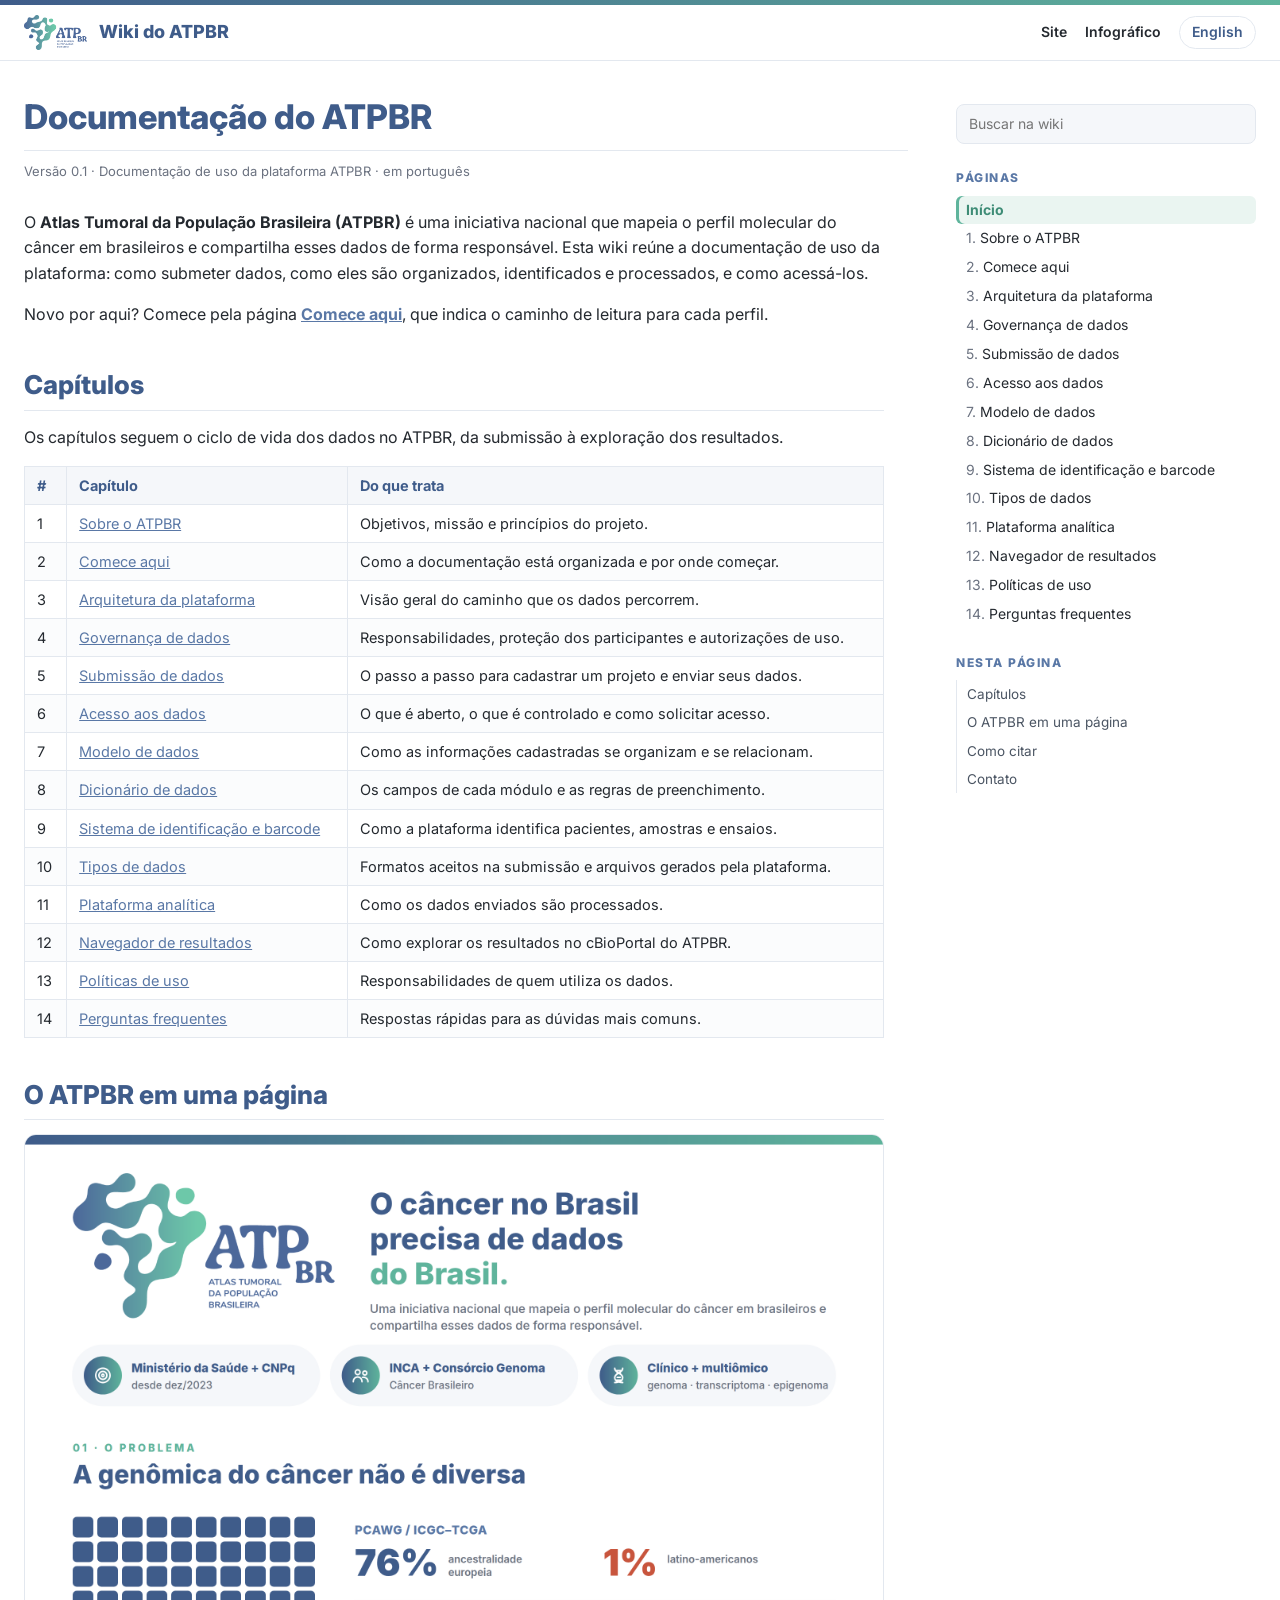
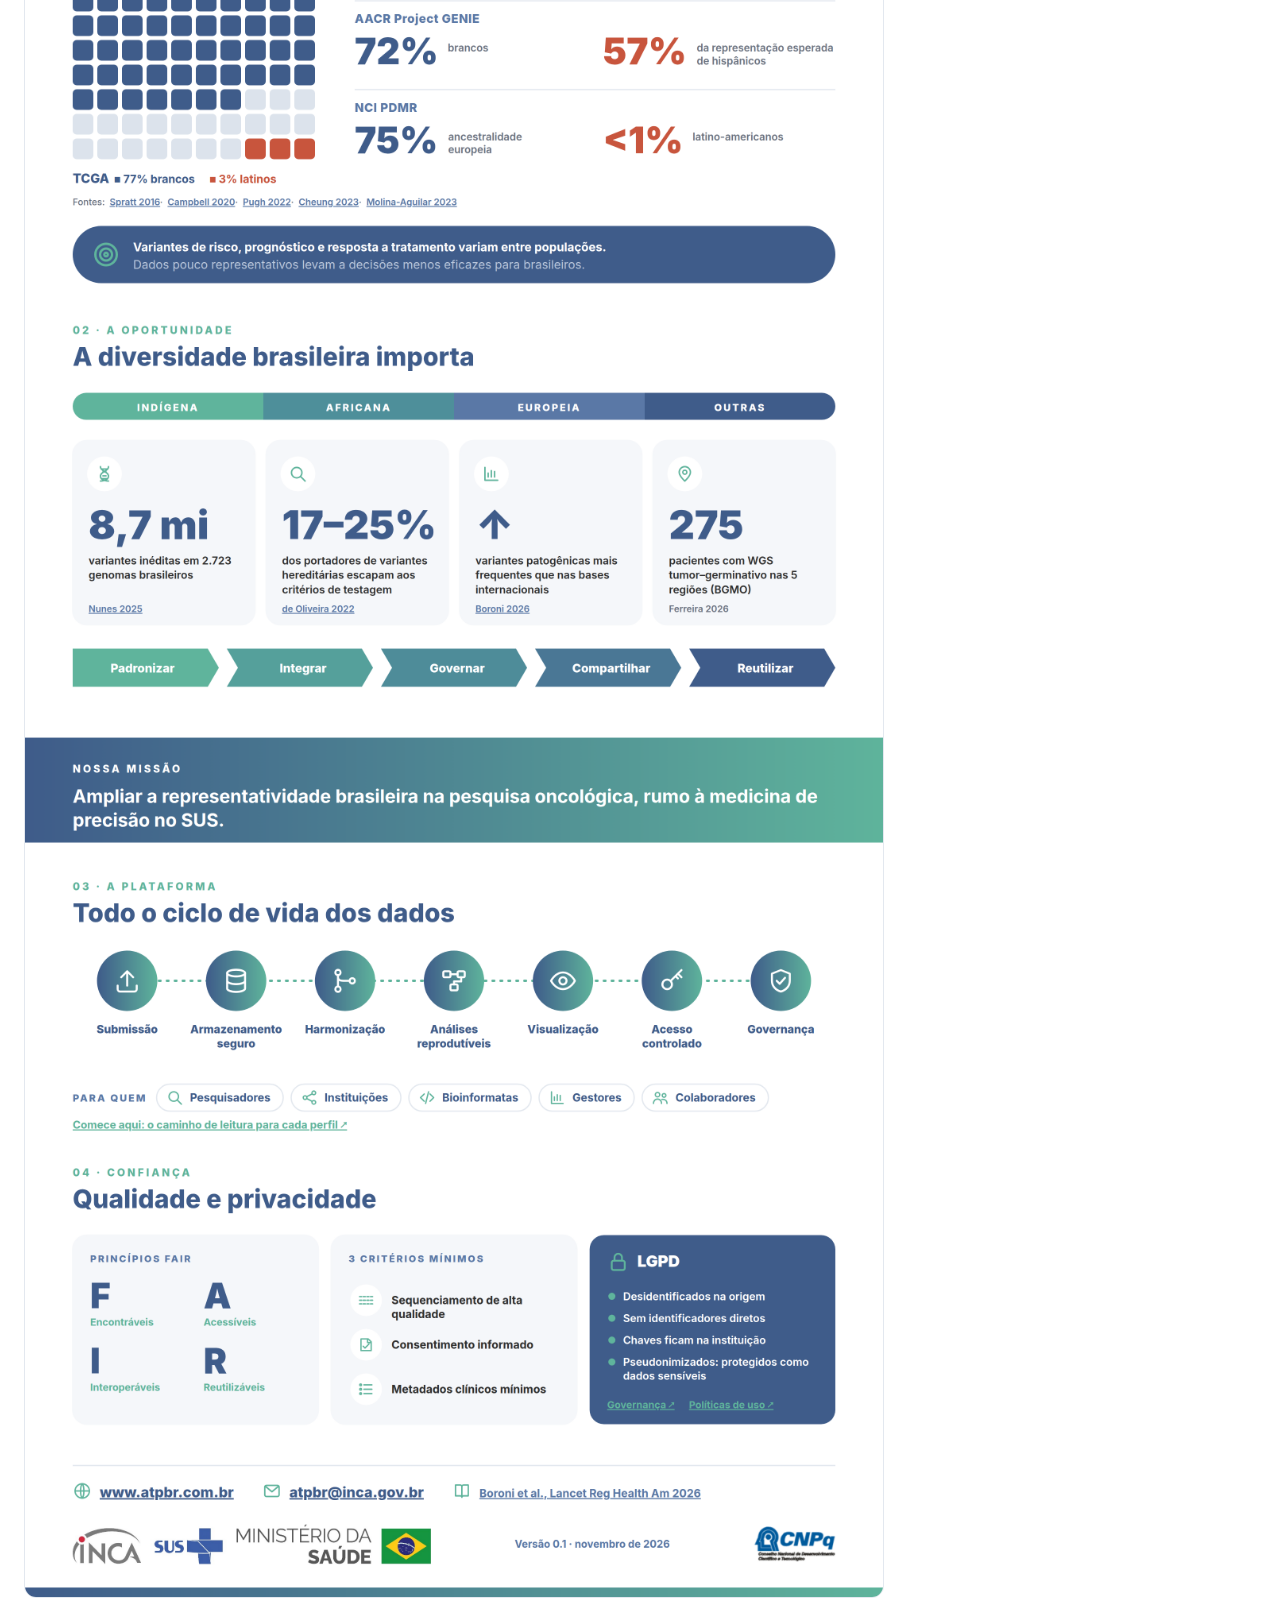
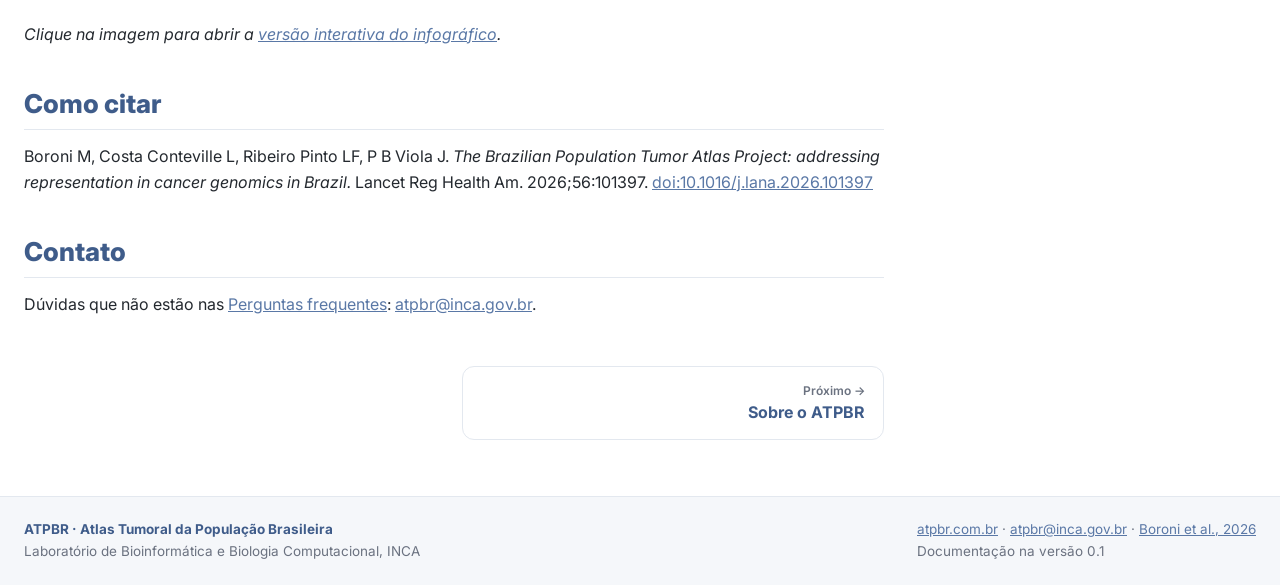
<file: wiki/index.html>
<!DOCTYPE html>
<html lang="pt-br">

<head>
    <meta charset="UTF-8">
    <meta name="viewport" content="width=device-width, initial-scale=1.0">
    <title>Documentação do ATPBR · Wiki do ATPBR</title>
    <meta name="description" content="Documentação do Atlas Tumoral da População Brasileira (ATPBR).">
    <link rel="alternate" hreflang="en" href="en/index.html">
    <link rel="icon" type="image/png" sizes="32x32" href="../assets/favicon-32x32.png">
    <link rel="icon" type="image/png" sizes="16x16" href="../assets/favicon-16x16.png">
    <link rel="apple-touch-icon" sizes="180x180" href="../assets/apple-touch-icon.png">
    <link rel="preconnect" href="https://fonts.googleapis.com">
    <link rel="preconnect" href="https://fonts.gstatic.com" crossorigin>
    <link href="https://fonts.googleapis.com/css2?family=Inter:wght@400;500;600;700;800&display=swap" rel="stylesheet">
    <link rel="stylesheet" href="wiki.css">
    <script async src="https://www.googletagmanager.com/gtm.js?id=GTM-W86MJVHT"></script>
    <script>window.dataLayer = window.dataLayer || []; function gtag(){dataLayer.push(arguments);} gtag('js', new Date());</script>
</head>

<body>
    <a class="wk-skip" href="#conteudo">Pular para o conteúdo</a>
    <header class="wk-top">
        <div class="wk-top-in">
            <a class="wk-brand" href="index.html">
                <img src="../assets/infografico/logo-atpbr.png" width="64" height="35" alt="">
                <span>Wiki do ATPBR</span>
            </a>
            <nav class="wk-top-nav" aria-label="Site">
                <a href="../index.html">Site</a>
                <a href="../infografico.html">Infográfico</a>
                <a class="wk-lang" href="en/index.html" hreflang="en" lang="en" title="Read this page in English">English</a>
                <button class="wk-menu" type="button" aria-controls="wk-side" aria-expanded="false">Páginas</button>
            </nav>
        </div>
    </header>

    <div class="wk-layout">
        <main class="wk-main" id="conteudo">
            
            <h1>Documentação do ATPBR</h1>
            <p class="wk-meta">Versão 0.1 · Documentação de uso da plataforma ATPBR · em português</p>
            <article class="wk-body">
<p>O <strong>Atlas Tumoral da População Brasileira (ATPBR)</strong> é uma iniciativa nacional que mapeia o perfil molecular do câncer em brasileiros e compartilha esses dados de forma responsável. Esta wiki reúne a documentação de uso da plataforma: como submeter dados, como eles são organizados, identificados e processados, e como acessá-los.</p>
<p>Novo por aqui? Comece pela página <strong><a href="comece-aqui.html">Comece aqui</a></strong>, que indica o caminho de leitura para cada perfil.</p>
<h2 id="capitulos">Capítulos<a class="wk-anchor" href="#capitulos" aria-label="Link para esta seção">#</a></h2>
<p>Os capítulos seguem o ciclo de vida dos dados no ATPBR, da submissão à exploração dos resultados.</p>
<div class="wk-table"><table>
<thead>
<tr>
<th>#</th>
<th>Capítulo</th>
<th>Do que trata</th>
</tr>
</thead>
<tbody>
<tr>
<td>1</td>
<td><a href="sobre-o-atpbr.html">Sobre o ATPBR</a></td>
<td>Objetivos, missão e princípios do projeto.</td>
</tr>
<tr>
<td>2</td>
<td><a href="comece-aqui.html">Comece aqui</a></td>
<td>Como a documentação está organizada e por onde começar.</td>
</tr>
<tr>
<td>3</td>
<td><a href="arquitetura-da-plataforma.html">Arquitetura da plataforma</a></td>
<td>Visão geral do caminho que os dados percorrem.</td>
</tr>
<tr>
<td>4</td>
<td><a href="governanca-de-dados.html">Governança de dados</a></td>
<td>Responsabilidades, proteção dos participantes e autorizações de uso.</td>
</tr>
<tr>
<td>5</td>
<td><a href="submissao-de-dados.html">Submissão de dados</a></td>
<td>O passo a passo para cadastrar um projeto e enviar seus dados.</td>
</tr>
<tr>
<td>6</td>
<td><a href="acesso-aos-dados.html">Acesso aos dados</a></td>
<td>O que é aberto, o que é controlado e como solicitar acesso.</td>
</tr>
<tr>
<td>7</td>
<td><a href="modelo-de-dados.html">Modelo de dados</a></td>
<td>Como as informações cadastradas se organizam e se relacionam.</td>
</tr>
<tr>
<td>8</td>
<td><a href="dicionario-de-dados.html">Dicionário de dados</a></td>
<td>Os campos de cada módulo e as regras de preenchimento.</td>
</tr>
<tr>
<td>9</td>
<td><a href="sistema-de-identificacao-e-barcode.html">Sistema de identificação e barcode</a></td>
<td>Como a plataforma identifica pacientes, amostras e ensaios.</td>
</tr>
<tr>
<td>10</td>
<td><a href="tipos-de-dados.html">Tipos de dados</a></td>
<td>Formatos aceitos na submissão e arquivos gerados pela plataforma.</td>
</tr>
<tr>
<td>11</td>
<td><a href="plataforma-analitica.html">Plataforma analítica</a></td>
<td>Como os dados enviados são processados.</td>
</tr>
<tr>
<td>12</td>
<td><a href="navegador-de-resultados.html">Navegador de resultados</a></td>
<td>Como explorar os resultados no cBioPortal do ATPBR.</td>
</tr>
<tr>
<td>13</td>
<td><a href="politicas-de-uso.html">Políticas de uso</a></td>
<td>Responsabilidades de quem utiliza os dados.</td>
</tr>
<tr>
<td>14</td>
<td><a href="perguntas-frequentes.html">Perguntas frequentes</a></td>
<td>Respostas rápidas para as dúvidas mais comuns.</td>
</tr>
</tbody>
</table></div>
<h2 id="o-atpbr-em-uma-pagina">O ATPBR em uma página<a class="wk-anchor" href="#o-atpbr-em-uma-pagina" aria-label="Link para esta seção">#</a></h2>
<p><a href="../infografico.html"><img src="../assets/infografico/infografico_ATPBR_enxuto.png" alt="Infográfico do ATPBR: o câncer no Brasil precisa de dados do Brasil" /></a></p>
<p><em>Clique na imagem para abrir a <a href="../infografico.html">versão interativa do infográfico</a>.</em></p>
<h2 id="como-citar">Como citar<a class="wk-anchor" href="#como-citar" aria-label="Link para esta seção">#</a></h2>
<p>Boroni M, Costa Conteville L, Ribeiro Pinto LF, P B Viola J. <em>The Brazilian Population Tumor Atlas Project: addressing representation in cancer genomics in Brazil.</em> Lancet Reg Health Am. 2026;56:101397. <a target="_blank" rel="noopener" href="https://doi.org/10.1016/j.lana.2026.101397">doi:10.1016/j.lana.2026.101397</a></p>
<h2 id="contato">Contato<a class="wk-anchor" href="#contato" aria-label="Link para esta seção">#</a></h2>
<p>Dúvidas que não estão nas <a href="perguntas-frequentes.html">Perguntas frequentes</a>: <a href="mailto:atpbr@inca.gov.br">atpbr@inca.gov.br</a>.</p>

            </article>
            <nav class="wk-pager" aria-label="Capítulos">
                <span></span>
                <a class="wk-next" href="sobre-o-atpbr.html"><small>Próximo →</small>Sobre o ATPBR</a>
            </nav>
        </main>

        <aside class="wk-side" id="wk-side">
            <div class="wk-search">
                <label for="wk-q" class="wk-visually-hidden">Buscar na wiki</label>
                <input id="wk-q" type="search" placeholder="Buscar na wiki" autocomplete="off">
            </div>
            <div id="wk-results" class="wk-results" hidden data-empty="Nada encontrado para"></div>
            <div id="wk-nav">
                <h2 class="wk-side-title">Páginas</h2>
                <ol class="wk-pages">
                    <li class="wk-home"><a href="index.html" aria-current="page">Início</a></li>
<li><a href="sobre-o-atpbr.html">Sobre o ATPBR</a></li>
<li><a href="comece-aqui.html">Comece aqui</a></li>
<li><a href="arquitetura-da-plataforma.html">Arquitetura da plataforma</a></li>
<li><a href="governanca-de-dados.html">Governança de dados</a></li>
<li><a href="submissao-de-dados.html">Submissão de dados</a></li>
<li><a href="acesso-aos-dados.html">Acesso aos dados</a></li>
<li><a href="modelo-de-dados.html">Modelo de dados</a></li>
<li><a href="dicionario-de-dados.html">Dicionário de dados</a></li>
<li><a href="sistema-de-identificacao-e-barcode.html">Sistema de identificação e barcode</a></li>
<li><a href="tipos-de-dados.html">Tipos de dados</a></li>
<li><a href="plataforma-analitica.html">Plataforma analítica</a></li>
<li><a href="navegador-de-resultados.html">Navegador de resultados</a></li>
<li><a href="politicas-de-uso.html">Políticas de uso</a></li>
<li><a href="perguntas-frequentes.html">Perguntas frequentes</a></li>
                </ol>
                <h2 class="wk-side-title">Nesta página</h2>
<ul class="wk-toc">
<li class=""><a href="#capitulos">Capítulos</a></li>
<li class=""><a href="#o-atpbr-em-uma-pagina">O ATPBR em uma página</a></li>
<li class=""><a href="#como-citar">Como citar</a></li>
<li class=""><a href="#contato">Contato</a></li>
</ul>
            </div>
        </aside>
    </div>

    <footer class="wk-foot">
        <div class="wk-foot-in">
            <p><strong>ATPBR · Atlas Tumoral da População Brasileira</strong><br>
                Laboratório de Bioinformática e Biologia Computacional, INCA</p>
            <p><a href="https://atpbr.com.br">atpbr.com.br</a> · <a href="mailto:atpbr@inca.gov.br">atpbr@inca.gov.br</a> ·
                <a href="https://doi.org/10.1016/j.lana.2026.101397" target="_blank" rel="noopener">Boroni et al., 2026</a><br>
                Documentação na versão 0.1</p>
        </div>
    </footer>

    <script src="search-index.js"></script>
    <script src="wiki.js"></script>
</body>

</html>
</file>
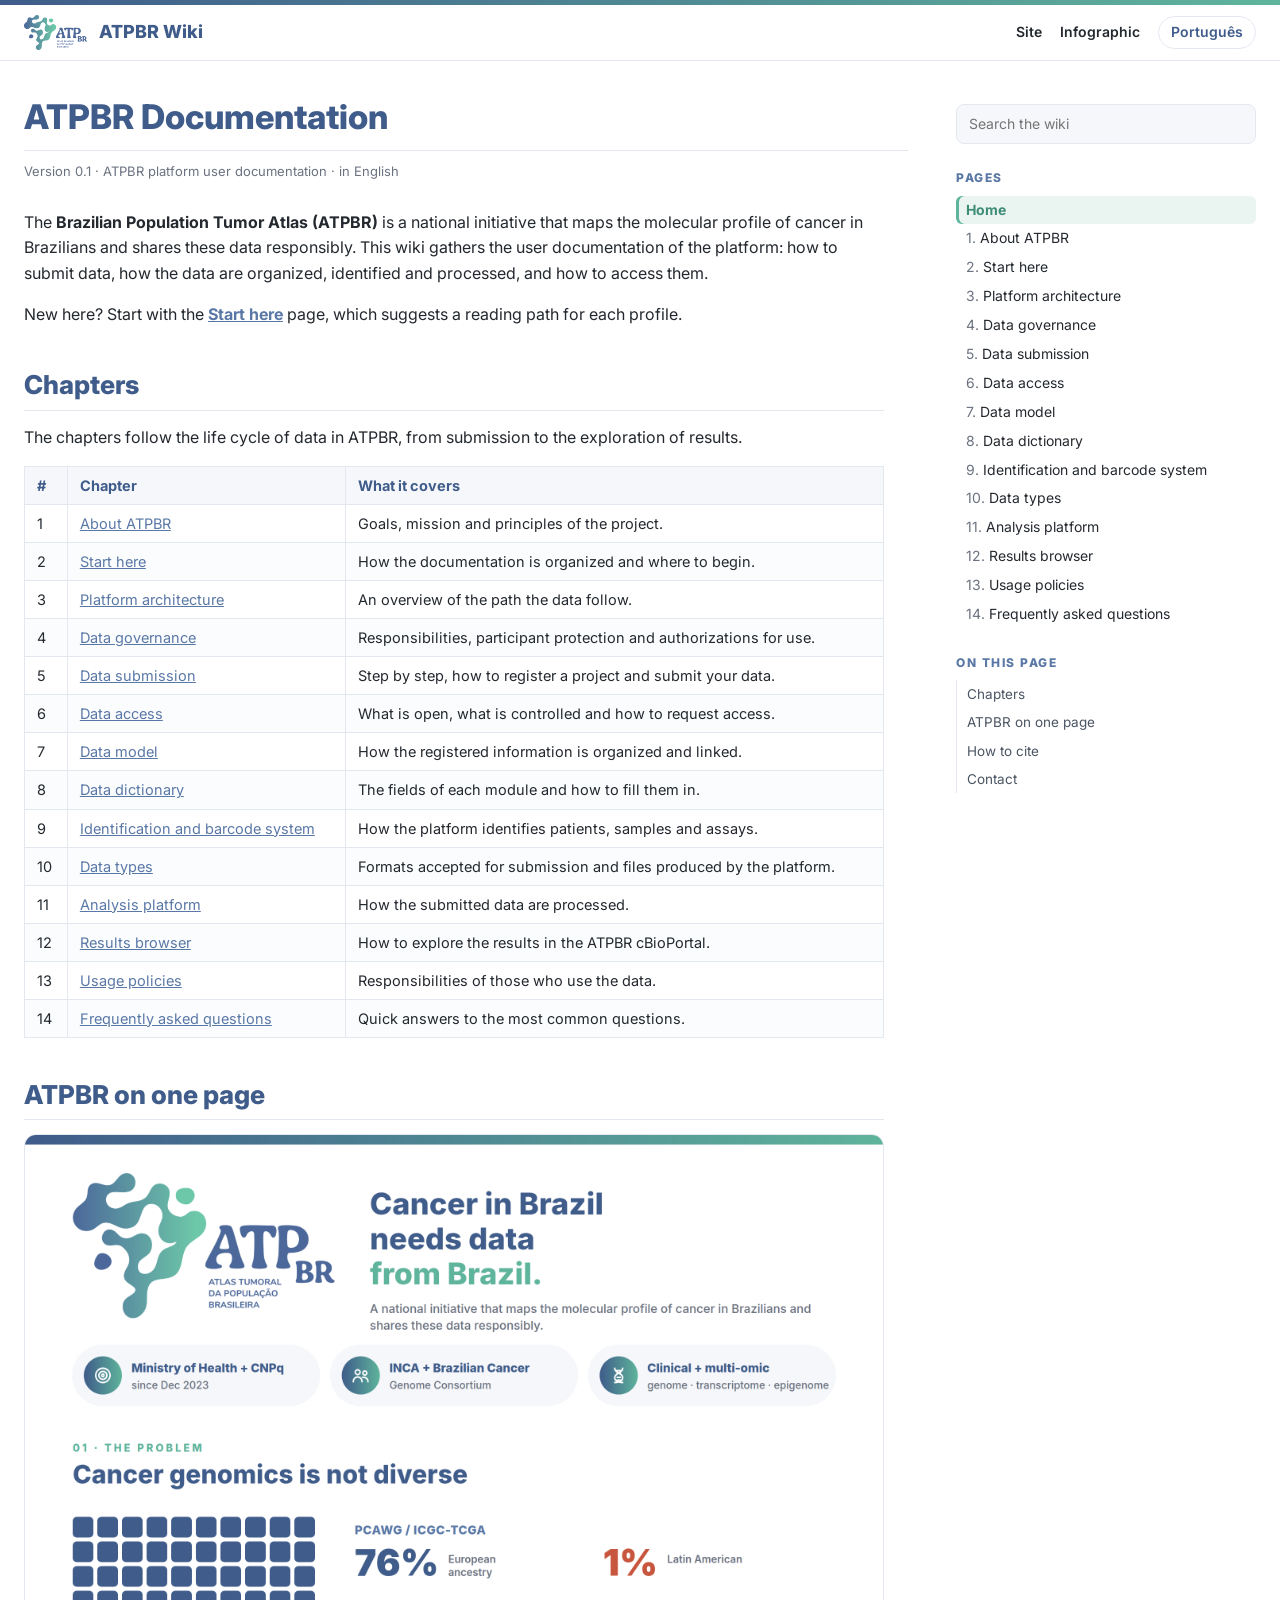
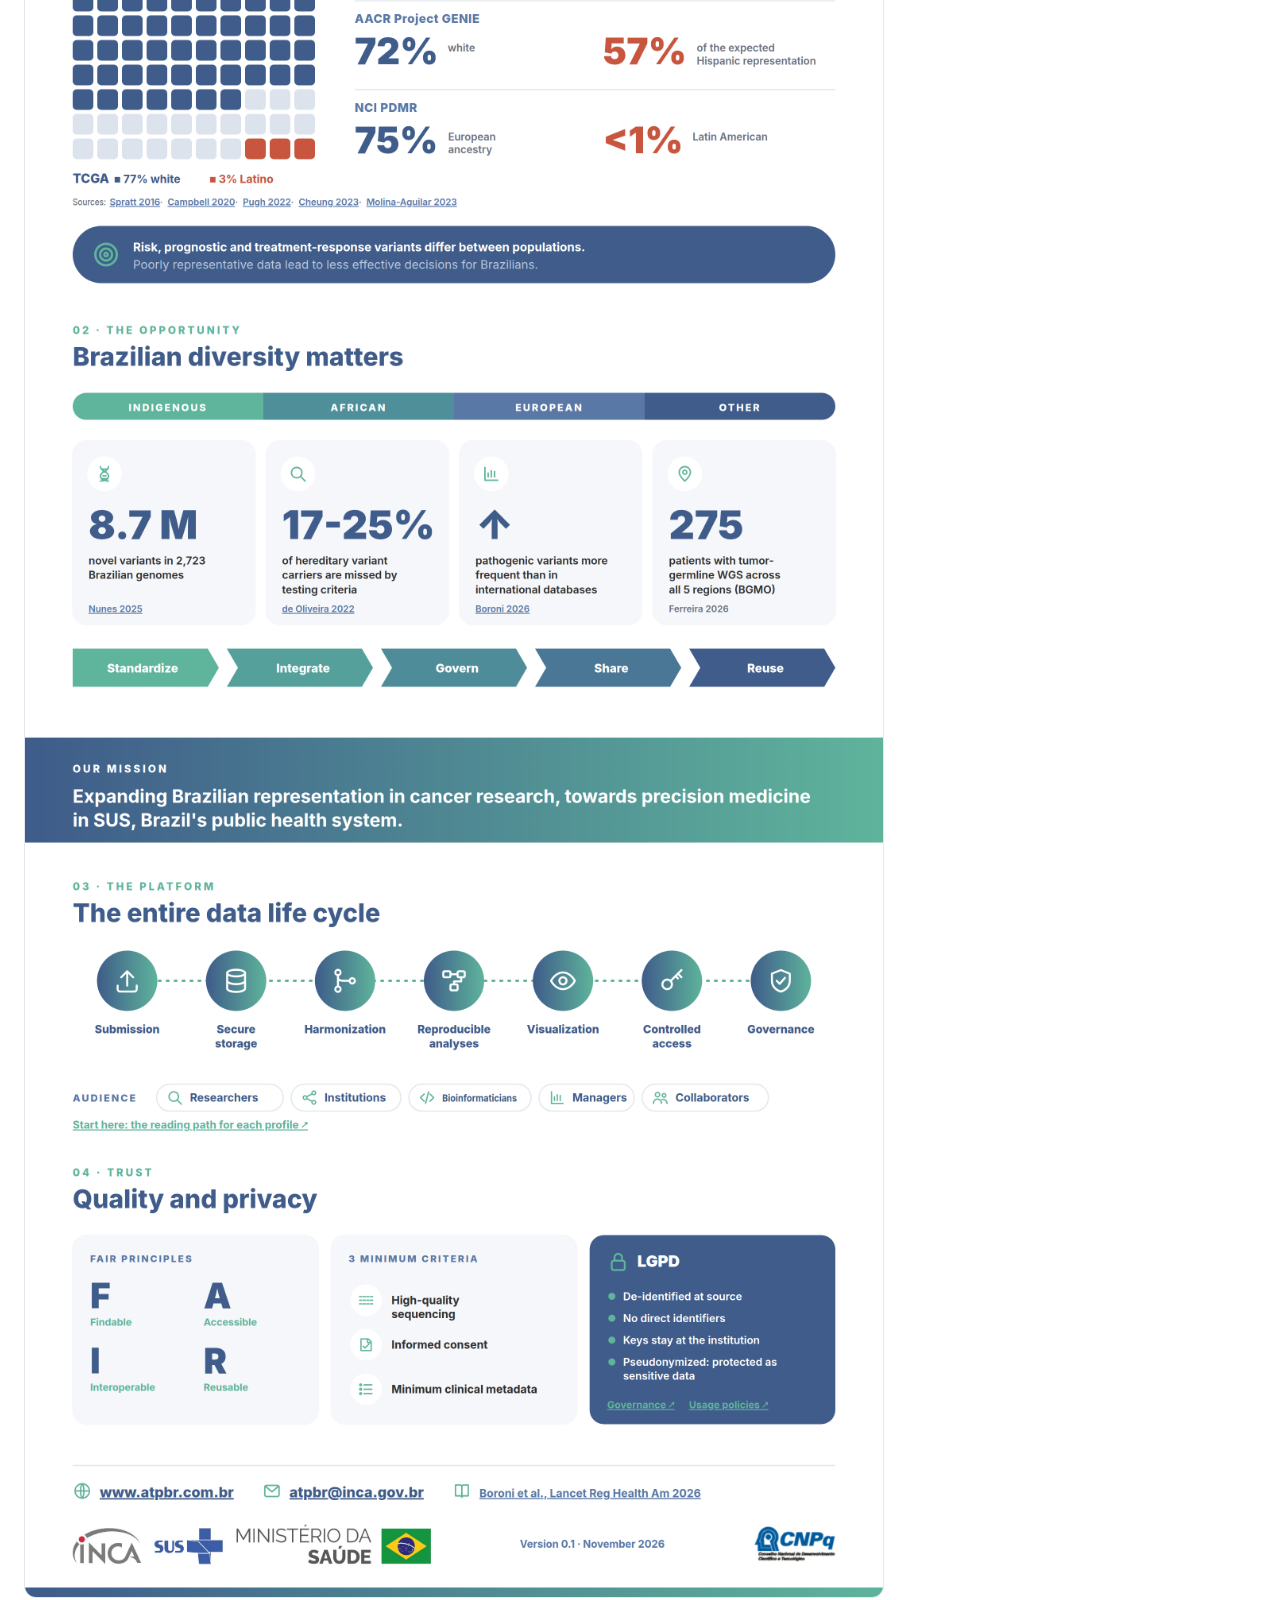
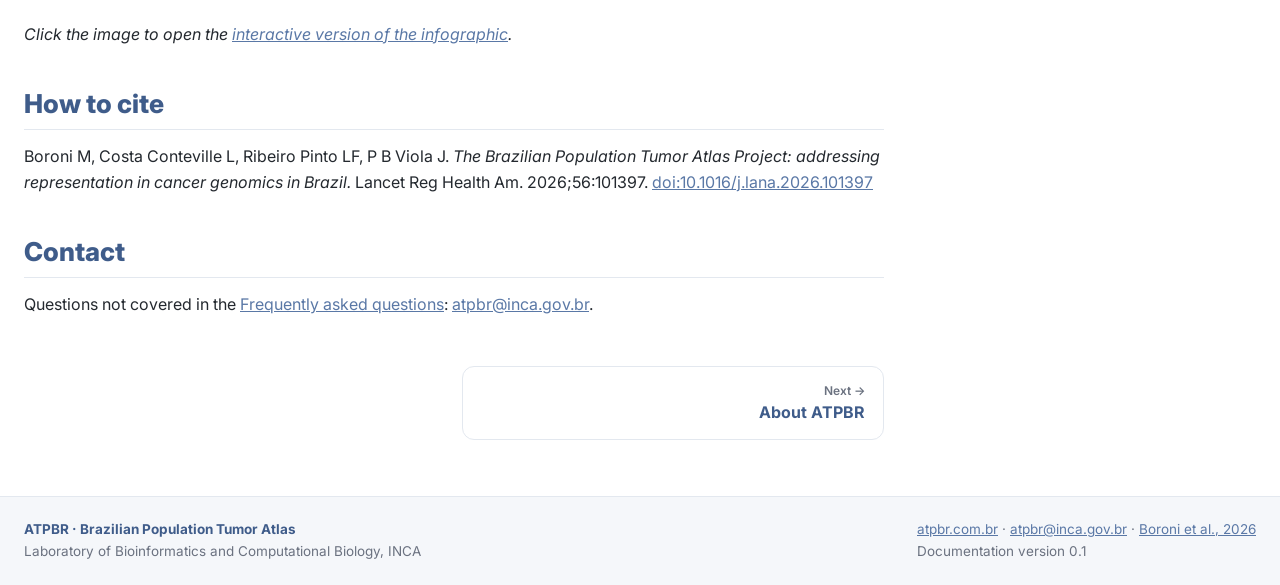
<file: wiki/en/index.html>
<!DOCTYPE html>
<html lang="en">

<head>
    <meta charset="UTF-8">
    <meta name="viewport" content="width=device-width, initial-scale=1.0">
    <title>ATPBR Documentation · ATPBR Wiki</title>
    <meta name="description" content="Documentation of the Brazilian Population Tumor Atlas (ATPBR).">
    <link rel="alternate" hreflang="pt-br" href="../index.html">
    <link rel="icon" type="image/png" sizes="32x32" href="../../assets/favicon-32x32.png">
    <link rel="icon" type="image/png" sizes="16x16" href="../../assets/favicon-16x16.png">
    <link rel="apple-touch-icon" sizes="180x180" href="../../assets/apple-touch-icon.png">
    <link rel="preconnect" href="https://fonts.googleapis.com">
    <link rel="preconnect" href="https://fonts.gstatic.com" crossorigin>
    <link href="https://fonts.googleapis.com/css2?family=Inter:wght@400;500;600;700;800&display=swap" rel="stylesheet">
    <link rel="stylesheet" href="../wiki.css">
    <script async src="https://www.googletagmanager.com/gtm.js?id=GTM-W86MJVHT"></script>
    <script>window.dataLayer = window.dataLayer || []; function gtag(){dataLayer.push(arguments);} gtag('js', new Date());</script>
</head>

<body>
    <a class="wk-skip" href="#conteudo">Skip to content</a>
    <header class="wk-top">
        <div class="wk-top-in">
            <a class="wk-brand" href="index.html">
                <img src="../../assets/infografico/logo-atpbr.png" width="64" height="35" alt="">
                <span>ATPBR Wiki</span>
            </a>
            <nav class="wk-top-nav" aria-label="Site">
                <a href="../../en.html">Site</a>
                <a href="../../infografico-en.html">Infographic</a>
                <a class="wk-lang" href="../index.html" hreflang="pt-br" lang="pt-br" title="Ler esta página em português">Português</a>
                <button class="wk-menu" type="button" aria-controls="wk-side" aria-expanded="false">Pages</button>
            </nav>
        </div>
    </header>

    <div class="wk-layout">
        <main class="wk-main" id="conteudo">
            
            <h1>ATPBR Documentation</h1>
            <p class="wk-meta">Version 0.1 · ATPBR platform user documentation · in English</p>
            <article class="wk-body">
<p>The <strong>Brazilian Population Tumor Atlas (ATPBR)</strong> is a national initiative that maps the molecular profile of cancer in Brazilians and shares these data responsibly. This wiki gathers the user documentation of the platform: how to submit data, how the data are organized, identified and processed, and how to access them.</p>
<p>New here? Start with the <strong><a href="start-here.html">Start here</a></strong> page, which suggests a reading path for each profile.</p>
<h2 id="chapters">Chapters<a class="wk-anchor" href="#chapters" aria-label="Link to this section">#</a></h2>
<p>The chapters follow the life cycle of data in ATPBR, from submission to the exploration of results.</p>
<div class="wk-table"><table>
<thead>
<tr>
<th>#</th>
<th>Chapter</th>
<th>What it covers</th>
</tr>
</thead>
<tbody>
<tr>
<td>1</td>
<td><a href="about-atpbr.html">About ATPBR</a></td>
<td>Goals, mission and principles of the project.</td>
</tr>
<tr>
<td>2</td>
<td><a href="start-here.html">Start here</a></td>
<td>How the documentation is organized and where to begin.</td>
</tr>
<tr>
<td>3</td>
<td><a href="platform-architecture.html">Platform architecture</a></td>
<td>An overview of the path the data follow.</td>
</tr>
<tr>
<td>4</td>
<td><a href="data-governance.html">Data governance</a></td>
<td>Responsibilities, participant protection and authorizations for use.</td>
</tr>
<tr>
<td>5</td>
<td><a href="data-submission.html">Data submission</a></td>
<td>Step by step, how to register a project and submit your data.</td>
</tr>
<tr>
<td>6</td>
<td><a href="data-access.html">Data access</a></td>
<td>What is open, what is controlled and how to request access.</td>
</tr>
<tr>
<td>7</td>
<td><a href="data-model.html">Data model</a></td>
<td>How the registered information is organized and linked.</td>
</tr>
<tr>
<td>8</td>
<td><a href="data-dictionary.html">Data dictionary</a></td>
<td>The fields of each module and how to fill them in.</td>
</tr>
<tr>
<td>9</td>
<td><a href="identification-and-barcode-system.html">Identification and barcode system</a></td>
<td>How the platform identifies patients, samples and assays.</td>
</tr>
<tr>
<td>10</td>
<td><a href="data-types.html">Data types</a></td>
<td>Formats accepted for submission and files produced by the platform.</td>
</tr>
<tr>
<td>11</td>
<td><a href="analysis-platform.html">Analysis platform</a></td>
<td>How the submitted data are processed.</td>
</tr>
<tr>
<td>12</td>
<td><a href="results-browser.html">Results browser</a></td>
<td>How to explore the results in the ATPBR cBioPortal.</td>
</tr>
<tr>
<td>13</td>
<td><a href="usage-policies.html">Usage policies</a></td>
<td>Responsibilities of those who use the data.</td>
</tr>
<tr>
<td>14</td>
<td><a href="frequently-asked-questions.html">Frequently asked questions</a></td>
<td>Quick answers to the most common questions.</td>
</tr>
</tbody>
</table></div>
<h2 id="atpbr-on-one-page">ATPBR on one page<a class="wk-anchor" href="#atpbr-on-one-page" aria-label="Link to this section">#</a></h2>
<p><a href="../../infografico-en.html"><img src="../../assets/infografico/infografico_ATPBR_enxuto_en.png" alt="ATPBR infographic: cancer in Brazil needs data from Brazil" /></a></p>
<p><em>Click the image to open the <a href="../../infografico-en.html">interactive version of the infographic</a>.</em></p>
<h2 id="how-to-cite">How to cite<a class="wk-anchor" href="#how-to-cite" aria-label="Link to this section">#</a></h2>
<p>Boroni M, Costa Conteville L, Ribeiro Pinto LF, P B Viola J. <em>The Brazilian Population Tumor Atlas Project: addressing representation in cancer genomics in Brazil.</em> Lancet Reg Health Am. 2026;56:101397. <a target="_blank" rel="noopener" href="https://doi.org/10.1016/j.lana.2026.101397">doi:10.1016/j.lana.2026.101397</a></p>
<h2 id="contact">Contact<a class="wk-anchor" href="#contact" aria-label="Link to this section">#</a></h2>
<p>Questions not covered in the <a href="frequently-asked-questions.html">Frequently asked questions</a>: <a href="mailto:atpbr@inca.gov.br">atpbr@inca.gov.br</a>.</p>

            </article>
            <nav class="wk-pager" aria-label="Chapters">
                <span></span>
                <a class="wk-next" href="about-atpbr.html"><small>Next →</small>About ATPBR</a>
            </nav>
        </main>

        <aside class="wk-side" id="wk-side">
            <div class="wk-search">
                <label for="wk-q" class="wk-visually-hidden">Search the wiki</label>
                <input id="wk-q" type="search" placeholder="Search the wiki" autocomplete="off">
            </div>
            <div id="wk-results" class="wk-results" hidden data-empty="Nothing found for"></div>
            <div id="wk-nav">
                <h2 class="wk-side-title">Pages</h2>
                <ol class="wk-pages">
                    <li class="wk-home"><a href="index.html" aria-current="page">Home</a></li>
<li><a href="about-atpbr.html">About ATPBR</a></li>
<li><a href="start-here.html">Start here</a></li>
<li><a href="platform-architecture.html">Platform architecture</a></li>
<li><a href="data-governance.html">Data governance</a></li>
<li><a href="data-submission.html">Data submission</a></li>
<li><a href="data-access.html">Data access</a></li>
<li><a href="data-model.html">Data model</a></li>
<li><a href="data-dictionary.html">Data dictionary</a></li>
<li><a href="identification-and-barcode-system.html">Identification and barcode system</a></li>
<li><a href="data-types.html">Data types</a></li>
<li><a href="analysis-platform.html">Analysis platform</a></li>
<li><a href="results-browser.html">Results browser</a></li>
<li><a href="usage-policies.html">Usage policies</a></li>
<li><a href="frequently-asked-questions.html">Frequently asked questions</a></li>
                </ol>
                <h2 class="wk-side-title">On this page</h2>
<ul class="wk-toc">
<li class=""><a href="#chapters">Chapters</a></li>
<li class=""><a href="#atpbr-on-one-page">ATPBR on one page</a></li>
<li class=""><a href="#how-to-cite">How to cite</a></li>
<li class=""><a href="#contact">Contact</a></li>
</ul>
            </div>
        </aside>
    </div>

    <footer class="wk-foot">
        <div class="wk-foot-in">
            <p><strong>ATPBR · Brazilian Population Tumor Atlas</strong><br>
                Laboratory of Bioinformatics and Computational Biology, INCA</p>
            <p><a href="https://atpbr.com.br">atpbr.com.br</a> · <a href="mailto:atpbr@inca.gov.br">atpbr@inca.gov.br</a> ·
                <a href="https://doi.org/10.1016/j.lana.2026.101397" target="_blank" rel="noopener">Boroni et al., 2026</a><br>
                Documentation version 0.1</p>
        </div>
    </footer>

    <script src="search-index.js"></script>
    <script src="../wiki.js"></script>
</body>

</html>
</file>
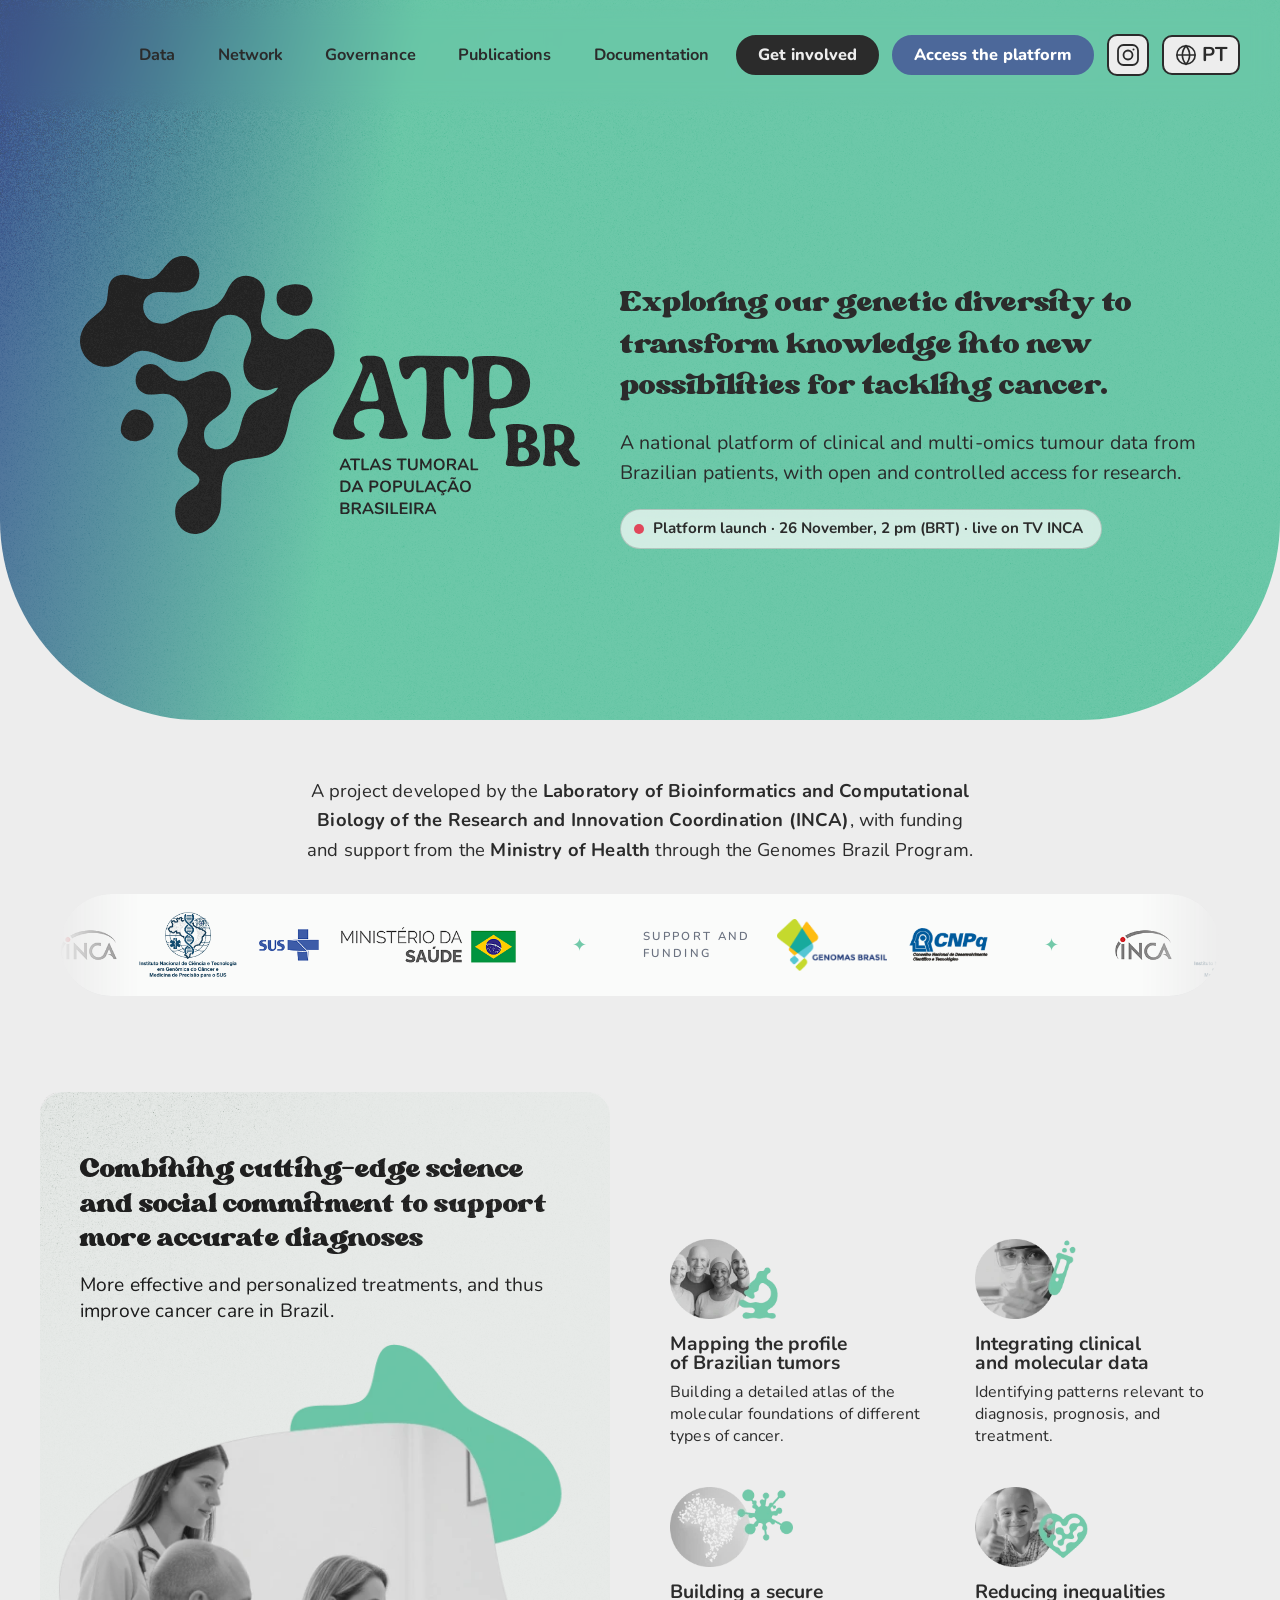
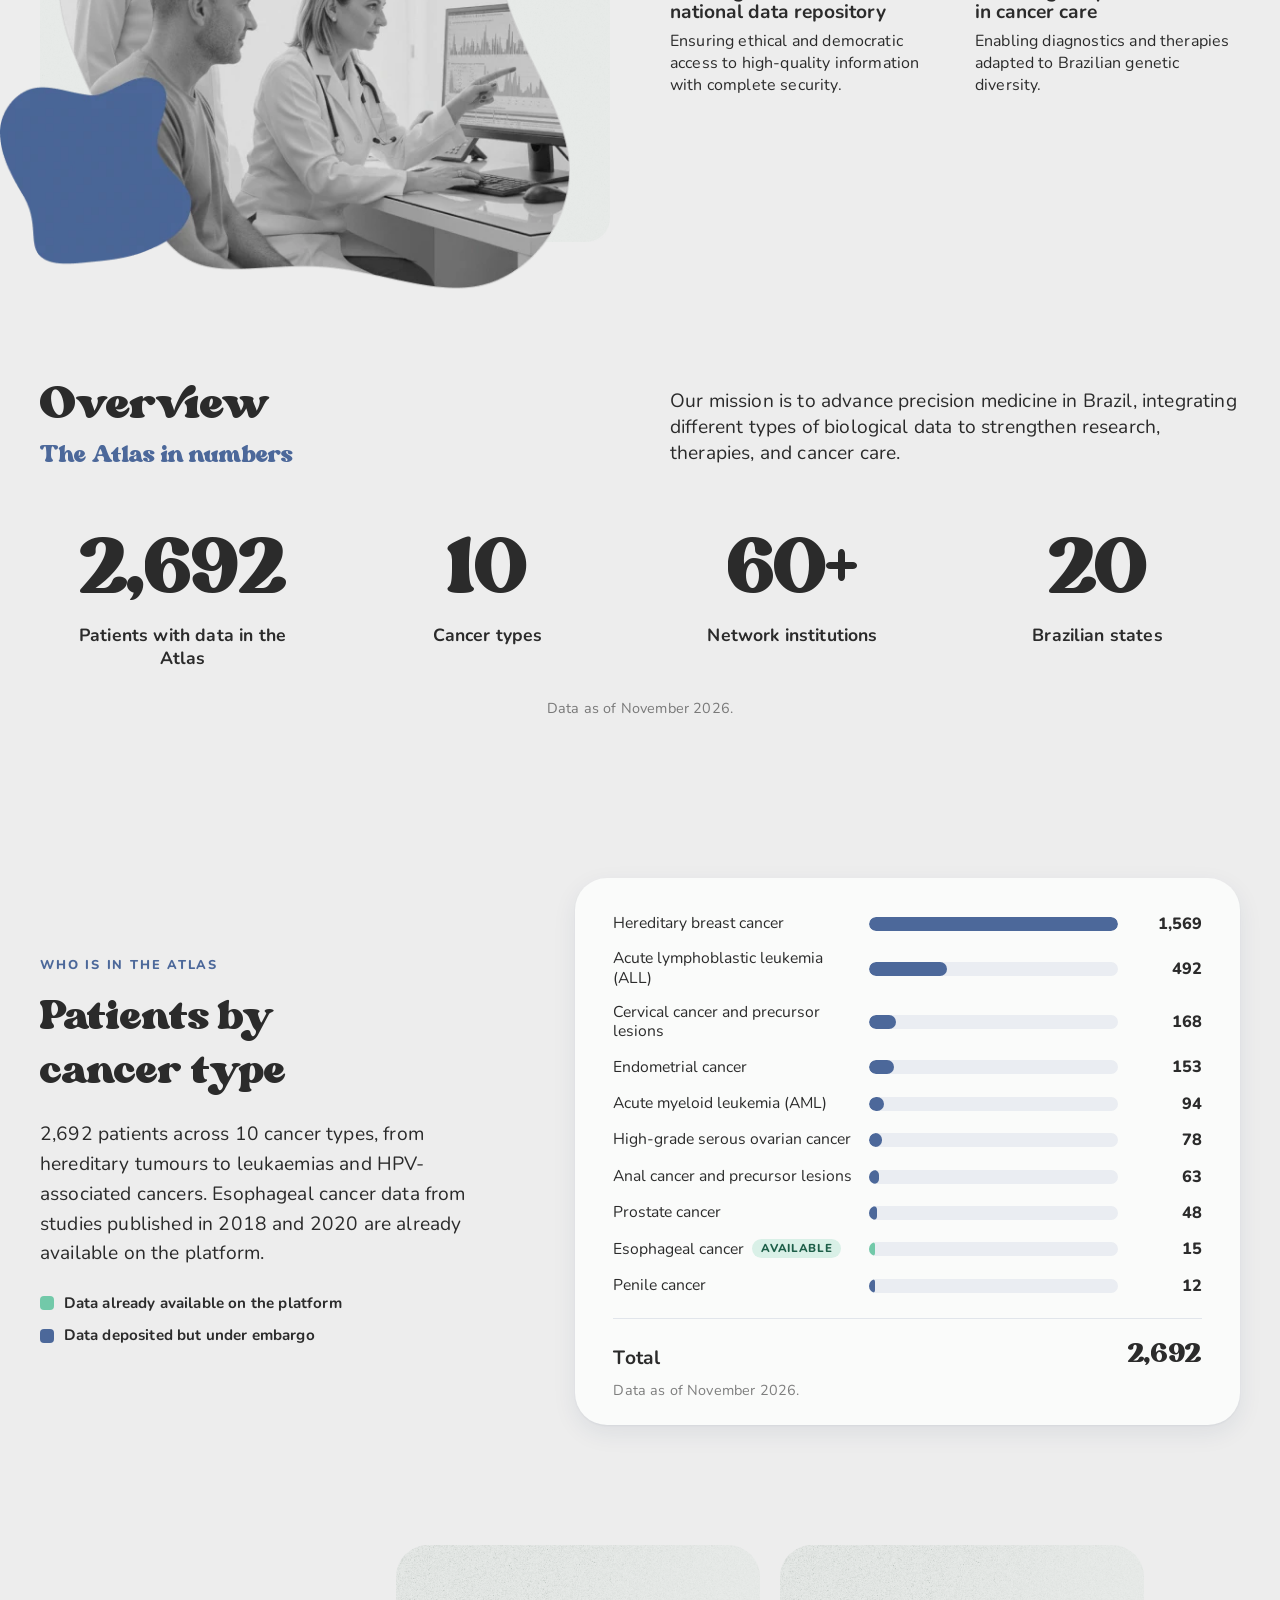
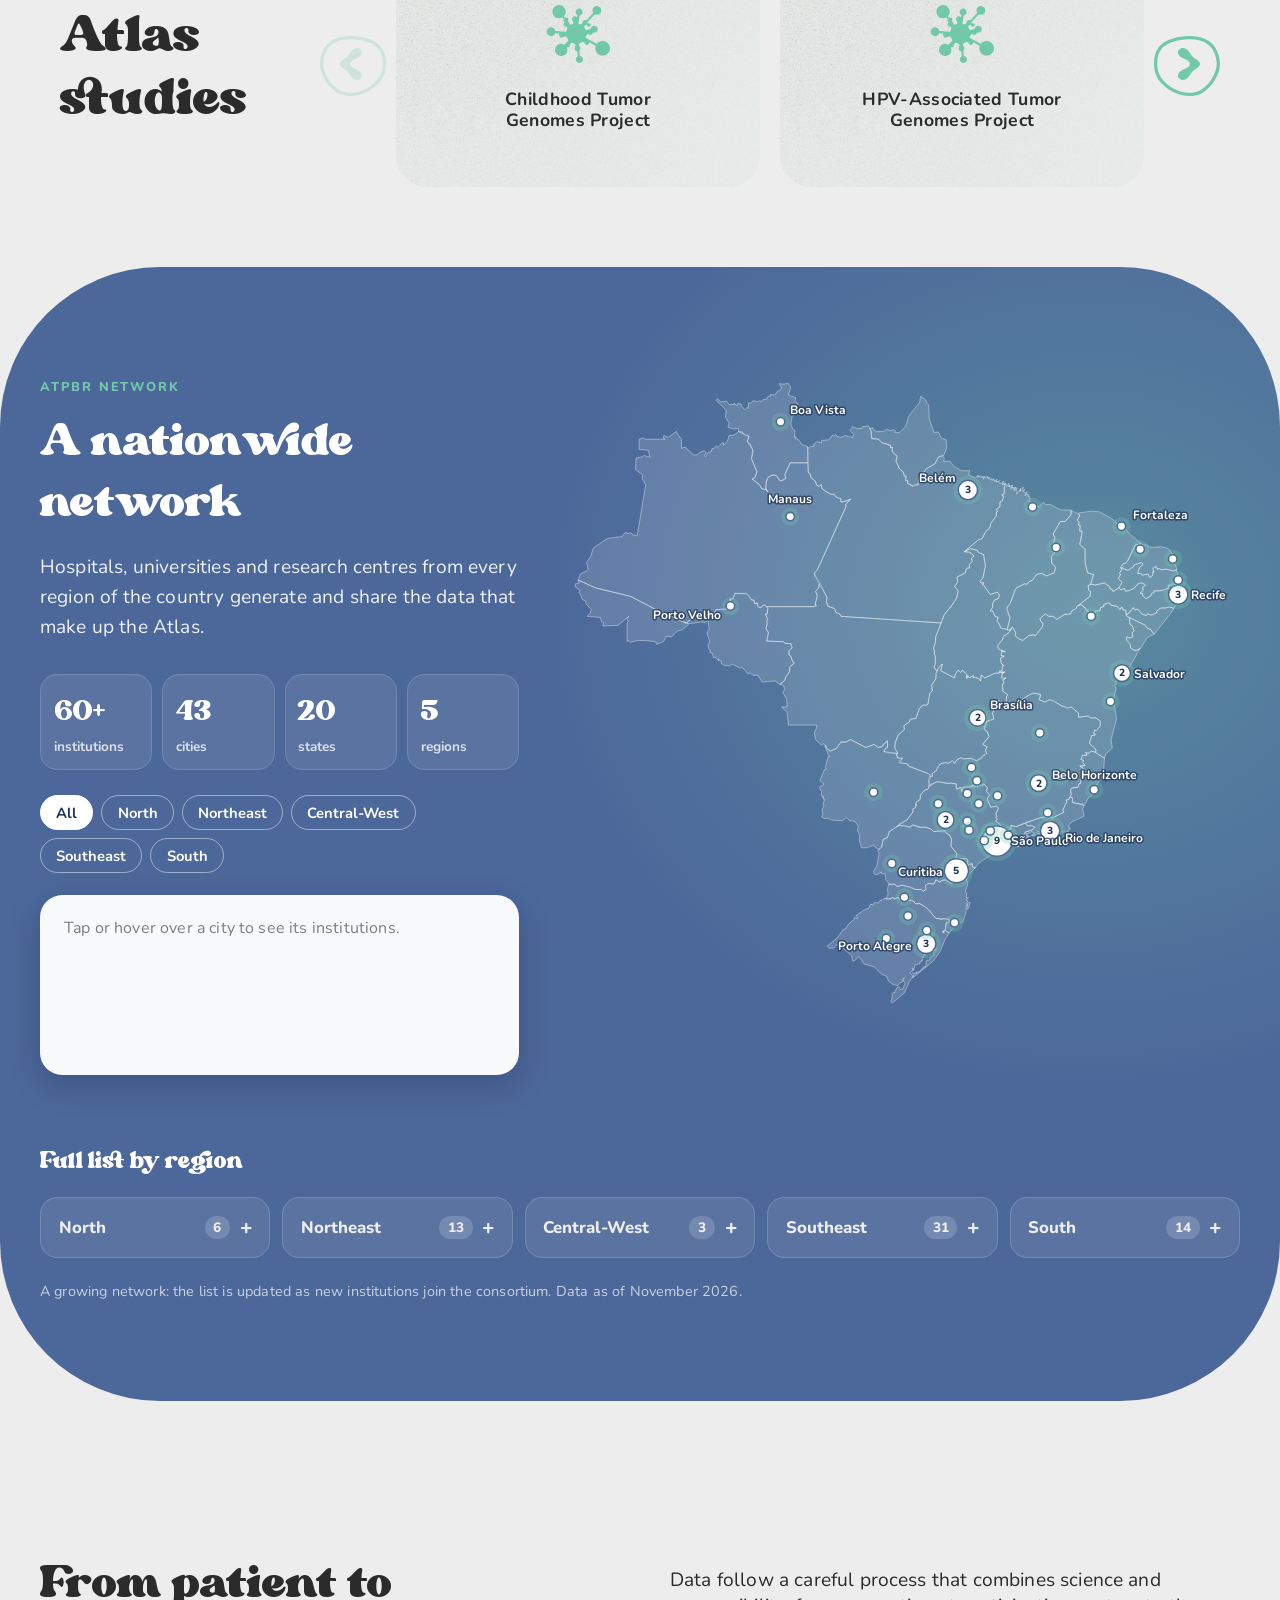
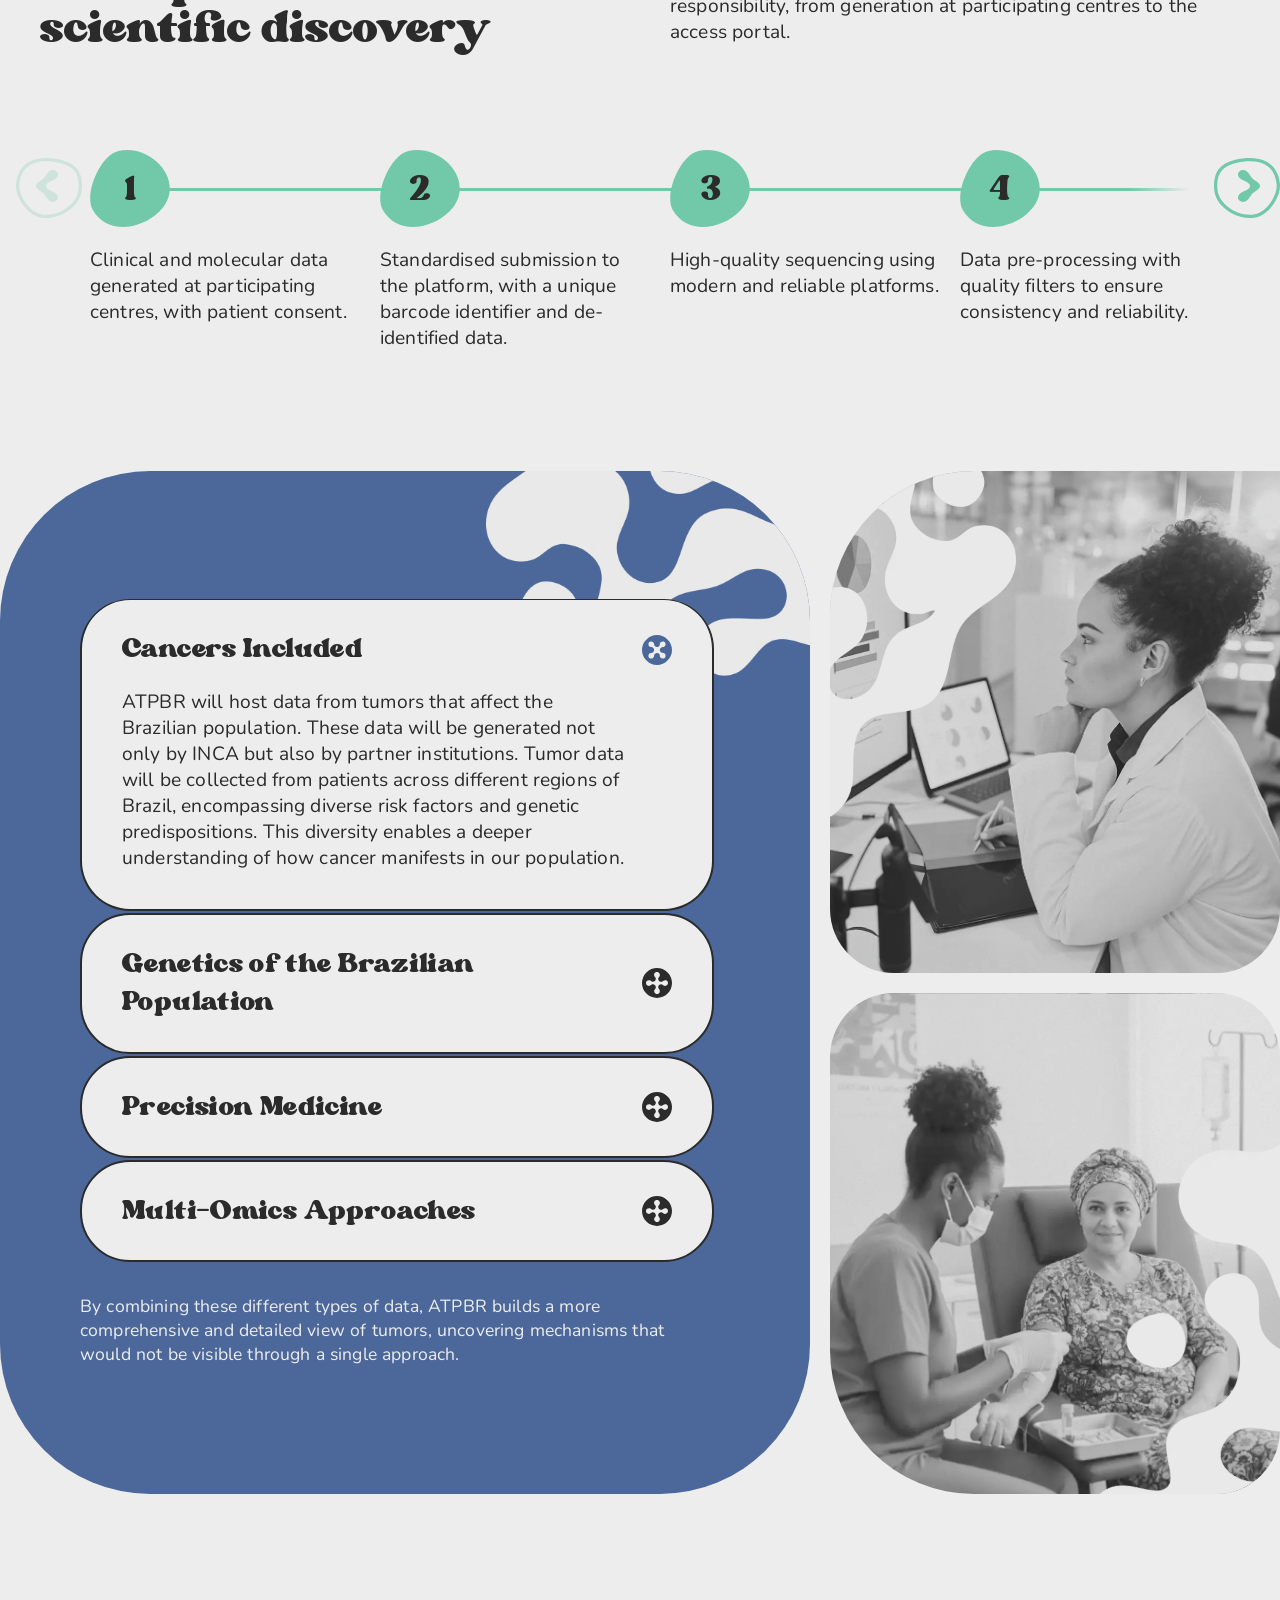
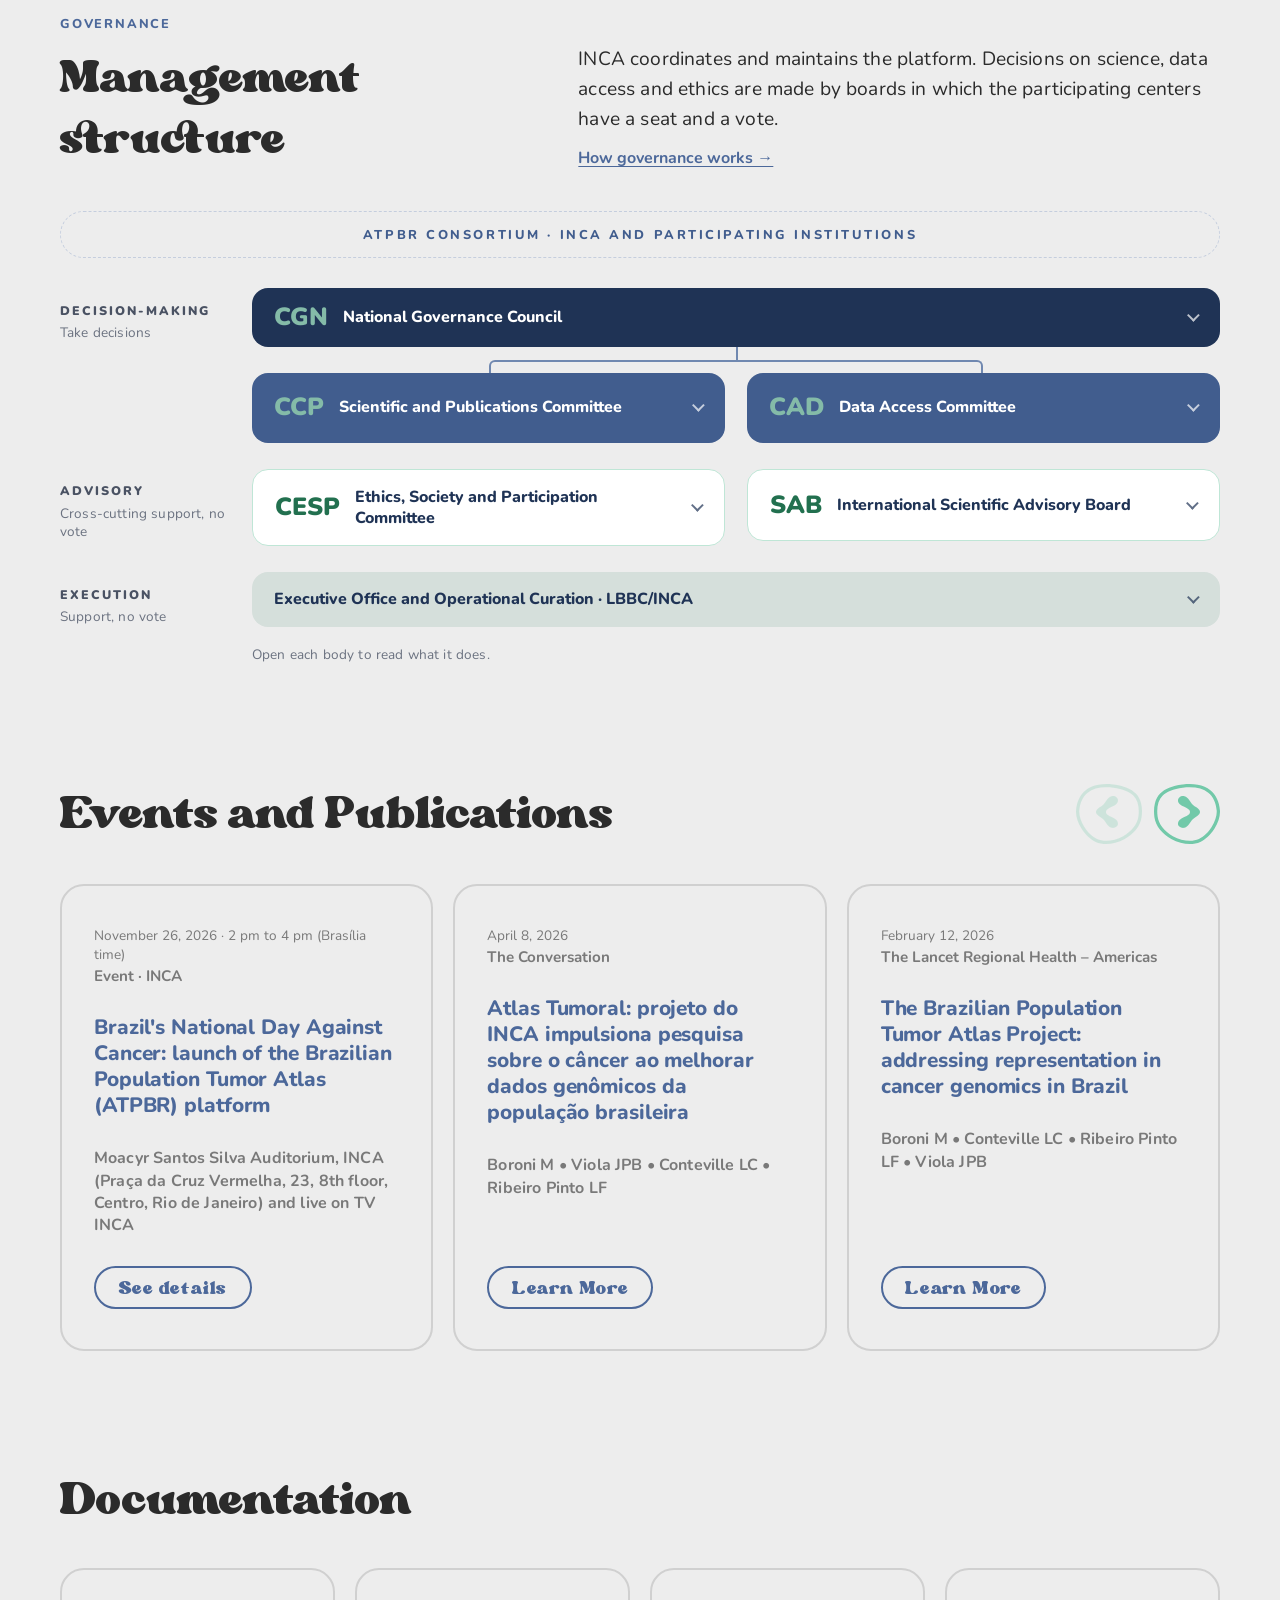
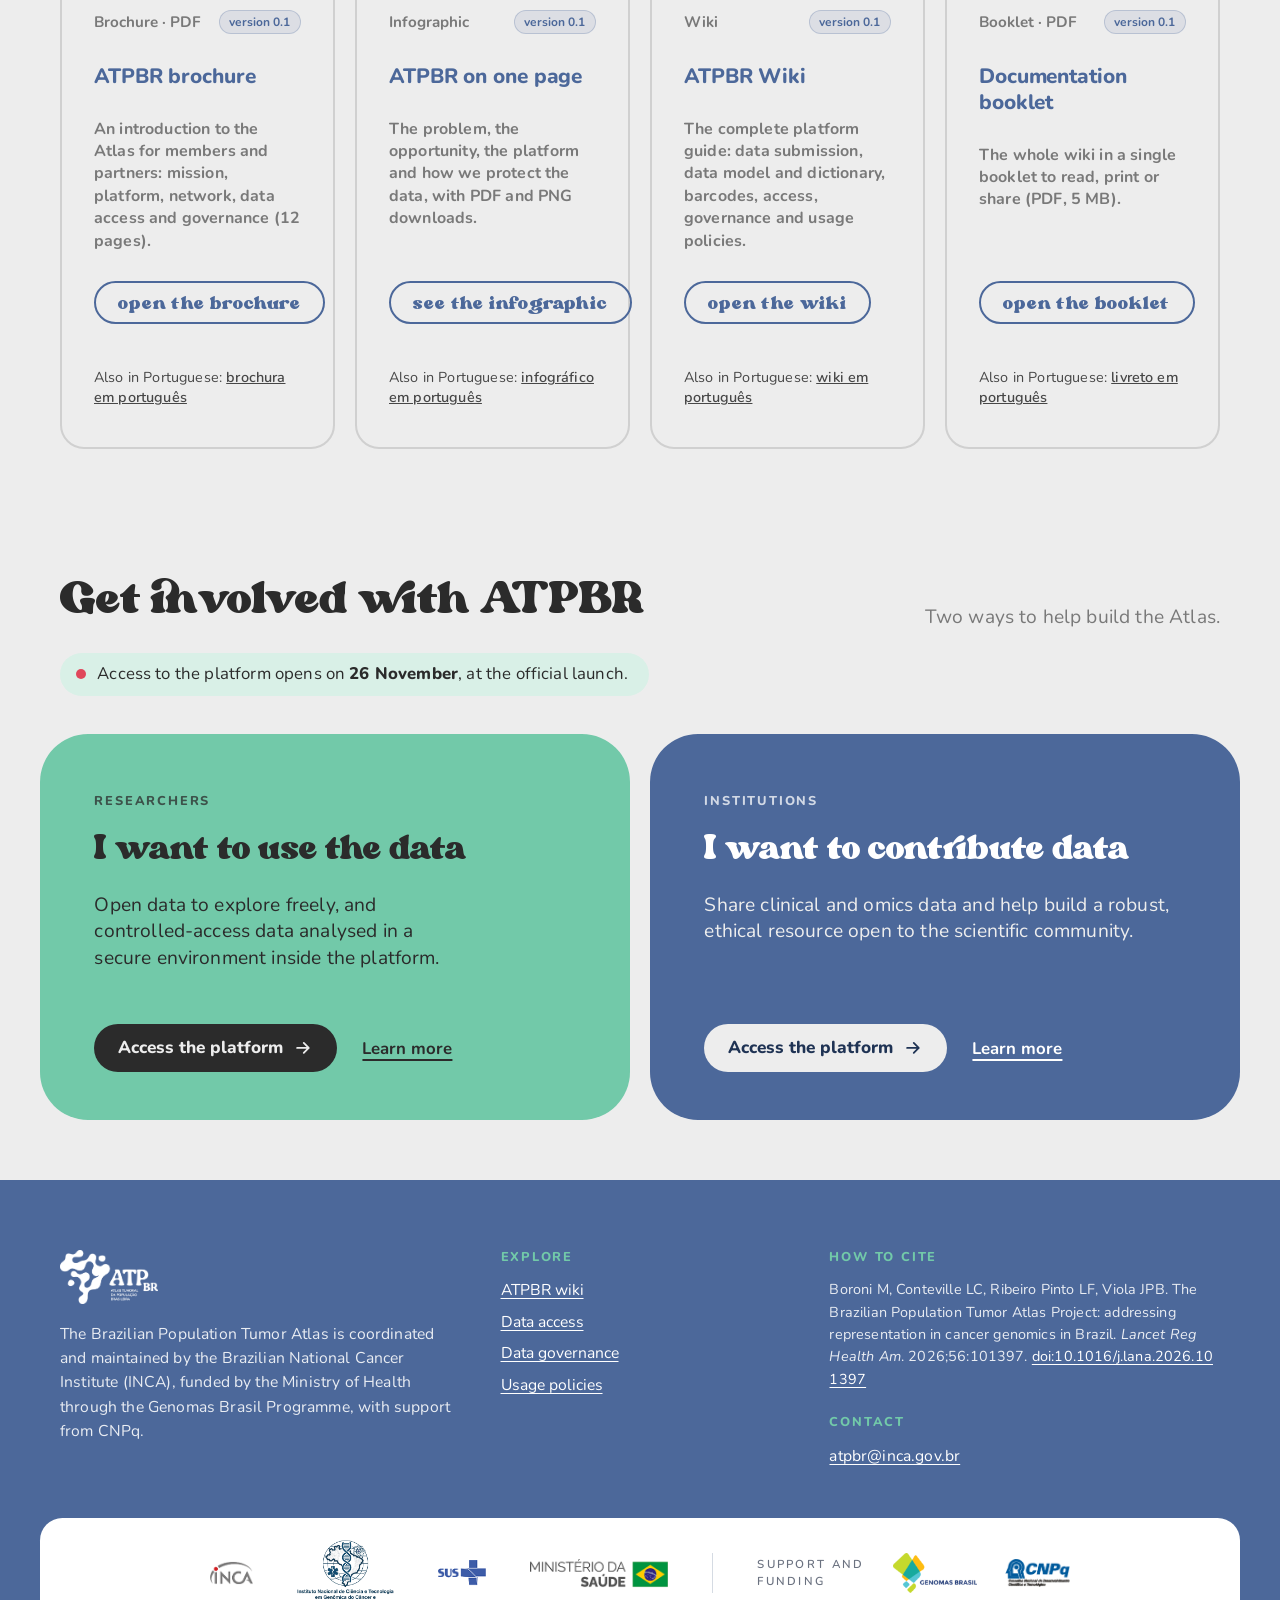
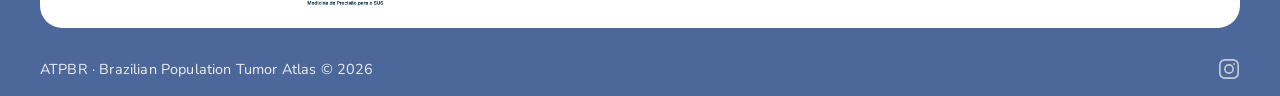
<file: en.html>
<!DOCTYPE html>
<html lang="en">

<head>
    <meta charset="UTF-8">
    <meta name="viewport" content="width=device-width, initial-scale=1.0">
    <link rel="stylesheet" href="./style.css">
    <title>The Brazilian Population Tumor Atlas Project</title>
    <meta name="description" content="A national platform of clinical and multi-omics data from tumours of Brazilian patients, coordinated by INCA with support from the Brazilian Ministry of Health (Genomas Brasil Programme) and CNPq.">
    <meta name="theme-color" content="#4C689A">
    <link rel="canonical" href="https://lconteville.github.io/atpbr-site/en.html">
    <link rel="alternate" hreflang="pt-BR" href="https://lconteville.github.io/atpbr-site/">
    <link rel="alternate" hreflang="en" href="https://lconteville.github.io/atpbr-site/en.html">
    <link rel="alternate" hreflang="x-default" href="https://lconteville.github.io/atpbr-site/">
    <meta property="og:type" content="website">
    <meta property="og:site_name" content="ATPBR">
    <meta property="og:locale" content="en_US">
    <meta property="og:title" content="Brazilian Population Tumor Atlas (ATPBR)">
    <meta property="og:description" content="A national platform of clinical and multi-omics data from tumours of Brazilian patients, coordinated by INCA with support from the Brazilian Ministry of Health (Genomas Brasil Programme) and CNPq.">
    <meta property="og:url" content="https://lconteville.github.io/atpbr-site/en.html">
    <meta property="og:image" content="https://lconteville.github.io/atpbr-site/assets/og-atpbr.png">
    <meta property="og:image:width" content="1200">
    <meta property="og:image:height" content="630">
    <meta name="twitter:card" content="summary_large_image">
      <link rel="apple-touch-icon" sizes="180x180" href="./assets/apple-touch-icon.png">
<link rel="icon" type="image/png" sizes="32x32" href="./assets/favicon-32x32.png">
<link rel="icon" type="image/png" sizes="16x16" href="./assets/favicon-16x16.png">
    <link rel="preconnect" href="https://fonts.googleapis.com">
    <link rel="preconnect" href="https://fonts.gstatic.com" crossorigin>
    <link href="https://fonts.googleapis.com/css2?family=Nunito:wght@400;600;700;800&display=swap" rel="stylesheet">
    <script async src="https://www.googletagmanager.com/gtm.js?id=GTM-W86MJVHT"></script>
    <script>
      window.dataLayer = window.dataLayer || [];
      function gtag(){dataLayer.push(arguments);}
      gtag('js', new Date());
    </script>
</head>

<body>
    <a class="skip-link" href="#conteudo">Skip to content</a>
    <h1 style="display: none;">The Brazilian Population Tumor Atlas Project</h1>

    <header class="site-header">
        <div class="header-inner">

            <!-- Navegação (some no mobile) -->
            <a href="#dados" class="header-cta header-link">Data</a>
            <a href="#rede" class="header-cta header-link">Network</a>
            <a href="#governanca" class="header-cta header-link">Governance</a>
            <a href="#publicacoes" class="header-cta header-link">Publications</a>
            <a href="#documentacao" class="header-cta header-link">Documentation</a>
            <a href="#participe" class="header-cta header-cta-destaque">Get involved</a>
            <!-- LINK DA PLATAFORMA: os botões com data-plataforma abrem a escolha entre Dashboard e Gestão de Dados; os endereços ficam em plataforma.js (PLATAFORMA_LINKS). -->
            <a href="#" class="header-cta header-cta-plataforma" data-plataforma>Access the platform</a>

            <!-- Instagram -->
            <a href="https://www.instagram.com/atp.br" target="_self" rel="noopener noreferrer" class="header-icon-btn"
                aria-label="Instagram">
                <svg viewBox="0 0 24 24" fill="none" stroke="currentColor" stroke-width="1.8"
                    xmlns="http://www.w3.org/2000/svg">
                    <rect x="2" y="2" width="20" height="20" rx="5.5" ry="5.5" />
                    <circle cx="12" cy="12" r="4.5" />
                    <circle cx="17.5" cy="6.5" r="1" fill="currentColor" stroke="none" />
                </svg>
            </a>

            <!-- Idioma -->
            <a href="./index.html" class="header-lang" hreflang="pt-BR" aria-label="Ler em português">
                    <svg viewBox="0 0 24 24" fill="none" stroke="currentColor" stroke-width="1.8"
                        xmlns="http://www.w3.org/2000/svg">
                        <circle cx="12" cy="12" r="10" />
                        <path
                            d="M2 12h20M12 2a15.3 15.3 0 0 1 4 10 15.3 15.3 0 0 1-4 10 15.3 15.3 0 0 1-4-10 15.3 15.3 0 0 1 4-10z" />
                    </svg>
                PT
            </a>

            <!-- Hamburguer (só no mobile) -->
            <button class="header-hamburger" id="headerHamburger" aria-label="Open menu" aria-expanded="false" aria-controls="headerPopup">
                <svg class="icon-hamburger" viewBox="0 0 90 66.18" fill="none" stroke="currentColor" stroke-width="2.5"
                    stroke-linecap="round" xmlns="http://www.w3.org/2000/svg">
                    <g id="Camada_1-2" data-name="Camada 1">
                        <path d="M6.46,12.93h77.07c3.57,0,6.46-2.89,6.46-6.46s-2.89-6.46-6.46-6.46H6.46C2.89,0,0,2.9,0,6.47s2.89,6.46,6.46,6.46h0Z" fill="currentColor" stroke="none"/>
                        <path d="M6.46,39.55h77.07c3.57,0,6.46-2.89,6.46-6.46s-2.89-6.46-6.46-6.46H6.46c-3.57,0-6.46,2.9-6.46,6.47s2.89,6.46,6.46,6.46h0Z" fill="currentColor" stroke="none"/>
                        <path d="M83.53,53.25H6.46c-3.57,0-6.46,2.89-6.46,6.46s2.89,6.46,6.46,6.46h77.07c3.57,0,6.46-2.89,6.46-6.46s-2.89-6.46-6.46-6.46h0Z" fill="currentColor" stroke="none"/>
                    </g>
                </svg>
                <svg class="icon-close" viewBox="0 0 193.82 194.05" fill="none" stroke="currentColor" stroke-width="15"
                    stroke-linecap="round" xmlns="http://www.w3.org/2000/svg">
                    <path d="M193.07,154.88c-3.96-18.1-18.81-23.9-35.21-25.74-9.19-.99-17.82-5.94-23.12-13.65-7.99-11.53-7.5-27.01,1.06-38.11,3.89-5.02,9.4-9.12,15.49-11.24,4.6-1.63,9.48-1.41,14.28-1.84,2.26-.28,4.6-.64,6.79-1.41,8.41-3.04,15.98-10.04,19.16-18.46,6.79-17.96-2.19-36.7-20.36-42.71-21.21-7.07-42.07,8.56-43.13,30.83-.07,2.76.14,5.52-.14,8.2-1.48,13.93-15.84,22.34-28.71,23.19-10.47.71-21.07-3.11-27.79-11.38-7.42-9.12-4.53-18.67-8.06-28.71C56.38,4.05,32.91-6.84,14.52,5.04,1.09,13.81-3.58,32.05,2.86,46.55c9.05,20.22,30.33,13.51,46.24,23.05,10.18,6.08,15.2,17.47,14.71,29.13-.42,8.49-3.68,16.97-9.9,22.77-3.25,3.11-7.35,5.23-11.74,6.51-8.56,2.33-16.97.71-25.03,5.23-6.43,3.61-11.53,9.55-14.35,16.33-6.08,14.42-1.41,30.83,11.81,39.39l-.21.07c12.59,8.2,29.7,6.08,40.23-4.45,12.45-12.3,6.51-30.83,16.97-43.42,6.58-7.99,16.83-11.6,26.94-11.1,8.63.42,17.18,3.75,22.98,10.11,5.52,6.08,6.29,11.81,6.43,19.59.49,21.28,18.88,38.25,40.09,33.45,17.68-3.96,28.85-20.51,25.03-38.33Z" fill="currentColor" stroke="none"/>
                </svg>
            </button>
            
        </div>
    </header>

    <!-- Popup mobile -->
    <div class="header-popup" id="headerPopup" role="dialog" aria-modal="true" aria-label="Menu">
        <a href="#dados" class="popup-cta">Data</a>
        <a href="#rede" class="popup-cta">Network</a>
        <a href="#governanca" class="popup-cta">Governance</a>
        <a href="#publicacoes" class="popup-cta">Publications</a>
        <a href="#documentacao" class="popup-cta">Documentation</a>
        <a href="#participe" class="popup-cta popup-cta-destaque">Get involved</a>
        <a href="#" class="popup-cta popup-cta-plataforma" data-plataforma>Access the platform</a>
    </div>


    <!-- Platform access choice (opened by plataforma.js; the addresses live in PLATAFORMA_LINKS) -->
    <dialog class="aviso-plataforma" id="avisoPlataforma" aria-labelledby="avisoPlataformaTitulo">
        <button type="button" class="aviso-fechar" data-fechar aria-label="Close">
            <svg viewBox="0 0 24 24" fill="none" stroke="currentColor" stroke-width="2.4" stroke-linecap="round" aria-hidden="true"><path d="M6 6l12 12M18 6L6 18"/></svg>
        </button>
        <span class="aviso-kicker"><span class="hero-badge-dot" aria-hidden="true"></span>ATPBR platform</span>
        <h2 id="avisoPlataformaTitulo">Access the platform</h2>
        <div class="aviso-acoes aviso-acoes-plataforma">
            <a class="aviso-btn aviso-btn-principal" href="#" data-destino="dashboard" target="_blank" rel="noopener">Dashboard</a>
            <a class="aviso-btn aviso-btn-principal" href="#" data-destino="gestao" target="_blank" rel="noopener">Data Management</a>
        </div>
    </dialog>


    <main id="conteudo">

    <section class="hero">

        <div class="hero-container">

            <img class="logo-hero" src="./assets/logo.svg" alt="Logo do Atlas Tumoral da População Brasileira">

            <div class="hero-texto">
                <h2 class=" ">Exploring our genetic diversity to transform knowledge into new possibilities for tackling
                cancer.</h2>
                <p class="hero-sub">A national platform of clinical and multi-omics tumour data from Brazilian patients, with open and controlled access for research.</p>
                <a class="hero-badge" href="https://www.gov.br/inca/pt-br/assuntos/eventos/dia-nacional-de-combate-ao-cancer-2026-2014-lancamento-do-atlas-tumoral-da-populacao-brasileira-atpbr" target="_blank" rel="noopener"><span class="hero-badge-dot" aria-hidden="true"></span>Platform launch · 26 November, 2 pm (BRT) · live on TV INCA</a>
            </div>
        </div>

    </section>

    <section class="patrocinadores">

        <p class="balance patrocinadores-texto">A project developed by the <strong>Laboratory of Bioinformatics and Computational Biology
                of the Research and Innovation Coordination (INCA)</strong>, with funding and support from the <strong>Ministry of Health</strong> through the Genomes
            Brazil Program.
        </p>

        <!-- Esteira: o 2º e o 3º grupos são cópias do 1º (ocultas para leitores de tela) e fecham o laço da animação. -->
        <div class="patrocinadores-esteira">
            <div class="esteira-trilho">
                <div class="esteira-grupo">
                    <span class="esteira-item esteira-item-instituicoes"><a href="https://www.gov.br/inca/en" target="_blank" rel="noopener" title="INCA logo (opens in a new tab)"><img src="./assets/logo-inca-2026-defeso.png" alt="INCA logo" class="logo-inca"></a><img src="./assets/logo-inct.webp" alt="logo of the National Institute of Science and Technology in Cancer Genomics and Precision Medicine for the SUS" class="logo-inct"><a href="https://www.gov.br/saude/pt-br/sus" target="_blank" rel="noopener" title="SUS logo (opens in a new tab)"><img src="./assets/logo-sus-2026-defeso.png" alt="SUS logo" class="logo-sus"></a><a href="https://www.gov.br/saude/en" target="_blank" rel="noopener" title="Brazilian Ministry of Health logo (opens in a new tab)"><img src="./assets/logo-ministerio-saude-2026-defeso.png" alt="Brazilian Ministry of Health logo" class="logo-ms"></a></span><span class="esteira-sep" aria-hidden="true">✦</span>
                    <span class="esteira-item esteira-item-apoio" role="group" aria-label="Support and funding"><span class="esteira-apoio" aria-hidden="true">Support and <br>funding</span><a href="https://www.gov.br/saude/pt-br/composicao/sectics/decit/genomas-brasil" target="_blank" rel="noopener" title="logo of the National Genomics and Precision Health Program (opens in a new tab)"><img src="./assets/logo_genomasraros.webp" alt="logo of the National Genomics and Precision Health Program" class="logo-genomas"></a><a href="https://www.gov.br/cnpq/en" target="_blank" rel="noopener" title="CNPq logo (opens in a new tab)"><img src="./assets/infografico/logo-cnpq.png" alt="CNPq logo" class="logo-cnpq"></a></span><span class="esteira-sep" aria-hidden="true">✦</span>
                </div>
                <div class="esteira-grupo" aria-hidden="true">
                    <span class="esteira-item esteira-item-instituicoes"><a href="https://www.gov.br/inca/en" target="_blank" rel="noopener" tabindex="-1"><img src="./assets/logo-inca-2026-defeso.png" alt="" class="logo-inca"></a><img src="./assets/logo-inct.webp" alt="" class="logo-inct"><a href="https://www.gov.br/saude/pt-br/sus" target="_blank" rel="noopener" tabindex="-1"><img src="./assets/logo-sus-2026-defeso.png" alt="" class="logo-sus"></a><a href="https://www.gov.br/saude/en" target="_blank" rel="noopener" tabindex="-1"><img src="./assets/logo-ministerio-saude-2026-defeso.png" alt="" class="logo-ms"></a></span><span class="esteira-sep" aria-hidden="true">✦</span>
                    <span class="esteira-item esteira-item-apoio"><span class="esteira-apoio" aria-hidden="true">Support and <br>funding</span><a href="https://www.gov.br/saude/pt-br/composicao/sectics/decit/genomas-brasil" target="_blank" rel="noopener" tabindex="-1"><img src="./assets/logo_genomasraros.webp" alt="" class="logo-genomas"></a><a href="https://www.gov.br/cnpq/en" target="_blank" rel="noopener" tabindex="-1"><img src="./assets/infografico/logo-cnpq.png" alt="" class="logo-cnpq"></a></span><span class="esteira-sep" aria-hidden="true">✦</span>
                </div>
                <div class="esteira-grupo" aria-hidden="true">
                    <span class="esteira-item esteira-item-instituicoes"><a href="https://www.gov.br/inca/en" target="_blank" rel="noopener" tabindex="-1"><img src="./assets/logo-inca-2026-defeso.png" alt="" class="logo-inca"></a><img src="./assets/logo-inct.webp" alt="" class="logo-inct"><a href="https://www.gov.br/saude/pt-br/sus" target="_blank" rel="noopener" tabindex="-1"><img src="./assets/logo-sus-2026-defeso.png" alt="" class="logo-sus"></a><a href="https://www.gov.br/saude/en" target="_blank" rel="noopener" tabindex="-1"><img src="./assets/logo-ministerio-saude-2026-defeso.png" alt="" class="logo-ms"></a></span><span class="esteira-sep" aria-hidden="true">✦</span>
                    <span class="esteira-item esteira-item-apoio"><span class="esteira-apoio" aria-hidden="true">Support and <br>funding</span><a href="https://www.gov.br/saude/pt-br/composicao/sectics/decit/genomas-brasil" target="_blank" rel="noopener" tabindex="-1"><img src="./assets/logo_genomasraros.webp" alt="" class="logo-genomas"></a><a href="https://www.gov.br/cnpq/en" target="_blank" rel="noopener" tabindex="-1"><img src="./assets/infografico/logo-cnpq.png" alt="" class="logo-cnpq"></a></span><span class="esteira-sep" aria-hidden="true">✦</span>
                </div>
            </div>
        </div>

    </section>

    <section class="container">

        <!-- Coluna Esquerda (40%) -->
        <div class="left-column">

            <div class="objetivos-header">
                <h2>Combining cutting-edge science and social commitment to support more accurate diagnoses</h2>
                <p>More effective and personalized treatments, and thus improve cancer care in Brazil.</p>
            </div>

            <div class="objetivos-imagem-wrapper">
                <img loading="lazy" src="./assets/atendimento-atpbr.webp" alt="Equipe médica analisando exames com paciente"
                    class="objetivos-image">
            </div>

        </div>

        <!-- Coluna Direita (60%) -->
        <div class="right-column">
            <div class="objetivos-cards-grid">

                <!-- Card 1 -->
                <div class="objetivos-card">
                    <div class="icon-wrapper">
                        <img loading="lazy" src="./assets/1-objetivo.webp" alt="Ícone Mapear Perfil">
                    </div>
                    <h3>Mapping the profile of Brazilian tumors</h3>
                    <p>Building a detailed atlas of the molecular foundations of different types of cancer.</p>
                </div>

                <!-- Card 2 -->
                <div class="objetivos-card">
                    <div class="icon-wrapper">
                        <img loading="lazy" src="./assets/2-objetivo.webp" alt="Ícone Integrar Dados">
                    </div>
                    <h3>Integrating clinical and molecular data</h3>
                    <p>Identifying patterns relevant to diagnosis, prognosis, and treatment.</p>
                </div>

                <!-- Card 3 -->
                <div class="objetivos-card">
                    <div class="icon-wrapper">
                        <img loading="lazy" src="./assets/3-objetivo.webp" alt="Ícone Construir Repositório">
                    </div>
                    <h3>Building a secure national data repository</h3>
                    <p>Ensuring ethical and democratic access to high-quality information with complete security.</p>
                </div>

                <!-- Card 4 -->
                <div class="objetivos-card">
                    <div class="icon-wrapper">
                        <img loading="lazy" src="./assets/4-objetivo.webp" alt="Ícone Reduzir Desigualdades">
                    </div>
                    <h3>Reducing inequalities in cancer care</h3>
                    <p>Enabling diagnostics and therapies adapted to Brazilian genetic diversity.</p>
                </div>

            </div>
        </div>

    </section>

    <div class="dobra" id="dados">
        <section class="container title">
            <!-- Coluna Esquerda (50%) -->
            <div class="left">
                <h2>Overview</h2>
                <p class="subtitulo">The Atlas in numbers</p>
            </div>

            <!-- Coluna Direita (50%) -->
            <div class="right">
                <p>Our mission is to advance precision medicine in Brazil, integrating different types of biological
                    data to strengthen research, therapies, and cancer care.</p>
            </div>
        </section>

        <section class="container panorama-cards-grid">
            <div class="panorama-card">
                <span>2,692</span>
                <p class="panorama-label">Patients with data in the Atlas</p>
            </div>
            <div class="panorama-card">
                <span>10</span>
                <p class="panorama-label">Cancer types</p>
            </div>
            <div class="panorama-card">
                <span>60+</span>
                <p class="panorama-label">Network institutions</p>
            </div>
            <div class="panorama-card">
                <span>20</span>
                <p class="panorama-label">Brazilian states</p>
            </div>
            <p class="panorama-nota">Data as of November 2026.</p>
        </section>
    </div>

    <section class="tipos-section dobra" id="tipos" aria-labelledby="tipos-h2">
        <div class="tipos-inner">
            <div class="tipos-texto">
                <span class="kicker">Who is in the Atlas</span>
                <h2 id="tipos-h2">Patients by cancer type</h2>
                <p>2,692 patients across 10 cancer types, from hereditary tumours to leukaemias and HPV-associated cancers. Esophageal cancer data from studies published in 2018 and 2020 are already available on the platform.</p>
                <div class="tipos-legenda">
                    <p class="tipos-leg"><span class="tipos-leg-dot" aria-hidden="true"></span>Data already available on the platform</p>
                    <p class="tipos-leg"><span class="tipos-leg-dot tipos-leg-dot-embargo" aria-hidden="true"></span>Data deposited but under embargo</p>
                </div>
            </div>
            <div class="tipos-card">
                <ol class="tipos-lista">
                <li class="tipo" style="--v:1.0000">
                    <span class="tipo-nome">Hereditary breast cancer</span>
                    <span class="tipo-barra" aria-hidden="true"><i></i></span>
                    <span class="tipo-n">1,569</span>
                </li>
                <li class="tipo" style="--v:0.3136">
                    <span class="tipo-nome">Acute lymphoblastic leukemia (ALL)</span>
                    <span class="tipo-barra" aria-hidden="true"><i></i></span>
                    <span class="tipo-n">492</span>
                </li>
                <li class="tipo" style="--v:0.1071">
                    <span class="tipo-nome">Cervical cancer and precursor lesions</span>
                    <span class="tipo-barra" aria-hidden="true"><i></i></span>
                    <span class="tipo-n">168</span>
                </li>
                <li class="tipo" style="--v:0.0975">
                    <span class="tipo-nome">Endometrial cancer</span>
                    <span class="tipo-barra" aria-hidden="true"><i></i></span>
                    <span class="tipo-n">153</span>
                </li>
                <li class="tipo" style="--v:0.0599">
                    <span class="tipo-nome">Acute myeloid leukemia (AML)</span>
                    <span class="tipo-barra" aria-hidden="true"><i></i></span>
                    <span class="tipo-n">94</span>
                </li>
                <li class="tipo" style="--v:0.0497">
                    <span class="tipo-nome">High-grade serous ovarian cancer</span>
                    <span class="tipo-barra" aria-hidden="true"><i></i></span>
                    <span class="tipo-n">78</span>
                </li>
                <li class="tipo" style="--v:0.0402">
                    <span class="tipo-nome">Anal cancer and precursor lesions</span>
                    <span class="tipo-barra" aria-hidden="true"><i></i></span>
                    <span class="tipo-n">63</span>
                </li>
                <li class="tipo" style="--v:0.0306">
                    <span class="tipo-nome">Prostate cancer</span>
                    <span class="tipo-barra" aria-hidden="true"><i></i></span>
                    <span class="tipo-n">48</span>
                </li>
                <li class="tipo tipo-disp" style="--v:0.0096">
                    <span class="tipo-nome">Esophageal cancer <span class="tipo-tag">available</span></span>
                    <span class="tipo-barra" aria-hidden="true"><i></i></span>
                    <span class="tipo-n">15</span>
                </li>
                <li class="tipo" style="--v:0.0076">
                    <span class="tipo-nome">Penile cancer</span>
                    <span class="tipo-barra" aria-hidden="true"><i></i></span>
                    <span class="tipo-n">12</span>
                </li>
                </ol>
                <p class="tipos-total"><span>Total</span><b>2,692</b></p>
                <p class="panorama-nota">Data as of November 2026.</p>
            </div>
        </div>
    </section>

    <section class="equipe-section dobra">
        <div class="equipe-inner">

            <!-- Coluna esquerda: título -->
            <div class="equipe-title-col">
                <h2>Atlas studies</h2>
            </div>

            <!-- Coluna direita: slider -->
            <div class="equipe-slider-col">

                <!-- Seta esquerda -->
                <button class="equipe-arrow left-btn" id="equipePrev" aria-label="Previous" disabled>
                    <svg width="66" height="60" viewBox="0 0 66 60" fill="none" xmlns="http://www.w3.org/2000/svg">
                        <path
                            d="M40.6837 13.4179C39.3482 12.2298 37.4564 11.7118 35.5792 12.1601C31.2894 13.1861 29.8966 18.1134 27.21 20.6865C26.1213 21.7287 24.8081 22.509 23.5919 23.374C22.5379 24.1235 21.4251 24.923 20.6524 25.9999C19.774 27.2239 19.7844 28.8138 20.6817 30.04C22.3696 32.3464 25.1948 33.3834 27.21 35.3134C29.8954 37.8866 31.2895 42.8149 35.5792 43.8398C37.4574 44.2891 39.3492 43.77 40.6837 42.582C42.8484 40.6541 42.1083 37.5737 40.1778 35.7284C37.7076 33.3675 33.7236 32.8857 31.2315 30.6064C31.1249 30.5096 31.0196 30.4072 30.9151 30.3007C29.6737 29.0408 29.6737 26.9581 30.9151 25.6982C31.0196 25.5917 31.1249 25.4893 31.2315 25.3925C33.7236 23.1132 37.7076 22.6324 40.1778 20.2704C42.1081 18.4242 42.8481 15.3457 40.6837 13.4179Z"
                            fill="#72C9A9" />
                        <path fill-rule="evenodd" clip-rule="evenodd"
                            d="M37.1895 0.413016C31.7279 -0.216952 26.7182 -0.126862 22.295 0.68743C17.3026 1.60566 13.0499 3.44635 9.65533 6.15813C4.06425 10.624 0.838481 17.3712 0.0693893 26.2109C-0.409653 31.7129 1.6065 38.4657 5.59967 44.7392C9.47659 50.8305 14.6207 55.6344 19.711 57.9199C22.8177 59.3148 26.388 59.9999 30.167 59.9999C36.1622 59.9999 42.6856 58.2774 48.7383 54.9355C53.1943 52.4754 57.0755 49.2751 59.9639 45.6835C63.1575 41.7127 65.0598 37.4353 65.6192 32.9716C66.2611 27.849 66.0933 23.2865 65.1212 19.4111C64.163 15.5903 62.3928 12.2963 59.8575 9.622C55.2907 4.80364 47.7155 1.77306 37.6827 0.475516V0.469657C37.5634 0.454688 37.4474 0.442547 37.3292 0.428641C37.2824 0.422212 37.2362 0.41642 37.1895 0.411063V0.413016ZM30.3575 3.21477C32.556 3.21478 34.8657 3.36134 37.2794 3.65813C46.7711 4.82391 53.377 7.49291 57.4766 11.8173C61.9391 16.5254 63.544 23.3173 62.3838 32.5781C61.4451 40.0707 55.7487 47.38 47.1456 52.1308C41.572 55.2091 35.6064 56.7997 30.1827 56.7997C26.8684 56.7997 23.7569 56.2058 21.0596 54.995C16.6017 52.9935 11.8539 48.5202 8.35943 43.0302L8.35748 43.0292C4.73367 37.3365 2.89621 31.3058 3.31549 26.4853C4.00636 18.5489 6.82883 12.551 11.7051 8.65618C16.2088 5.0582 22.5787 3.21477 30.3575 3.21477Z"
                            fill="#72C9A9" />
                    </svg>
                </button>

                <!-- Viewport -->
                <div class="slider-viewport">
                    <div class="slider-track" id="equipeTrack">

                        <!-- Card 1 -->
                        <div class="equipe-card">
                            <div class="equipe-card-icon">
                                <svg width="83" height="79" viewBox="0 0 83 79" fill="none"
                                    xmlns="http://www.w3.org/2000/svg">
                                    <path
                                        d="M8.43712 14.0048C9.68109 18.6608 14.4703 21.4306 19.1261 20.1867C19.7834 20.011 20.4187 19.7533 20.9846 19.4553L22.7702 21.7894C22.5363 22.3419 22.4627 22.9337 22.6123 23.5158C22.9124 24.6827 24.0721 25.5202 25.3107 25.785C25.2577 25.7844 25.206 25.7777 25.1538 25.7799C22.7959 25.8172 21.813 28.6179 23.4395 30.2579C24.9577 31.789 27.5718 30.58 27.5474 33.8054C27.5466 34.055 27.4342 34.5458 27.2722 35.1143C26.9427 35.8361 26.6832 36.5891 26.4935 37.3617C26.4009 37.586 26.3139 37.7765 26.2345 37.9297L12.1899 36.8258C12.1734 36.6542 12.1295 36.4898 12.0856 36.3255C11.2734 33.2854 8.11526 31.459 5.0753 32.2712C2.03535 33.0834 0.207013 36.245 1.02657 39.3125C1.84612 42.38 4.99691 44.179 8.03686 43.3668C9.95395 42.8546 11.3885 41.415 11.9793 39.6726L17.2662 40.0881C16.9686 40.7751 16.8643 41.56 17.0062 42.3437C17.3217 44.0845 18.7271 45.4901 20.5214 45.4626C22.5466 45.4321 24.837 42.2644 26.8476 44.5295C26.8637 44.5457 26.882 44.5702 26.8968 44.5926C27.3281 45.8008 27.931 46.9043 28.6621 47.8945C28.7811 48.1972 28.8658 48.4592 28.8913 48.6314C28.9146 48.7954 28.9232 48.9486 28.9222 49.0985L23.8932 54.6235C22.094 53.4903 19.8113 53.0732 17.5929 53.6659C13.348 54.8001 10.7918 59.1802 11.9333 63.4528C13.0748 67.7253 17.475 70.2469 21.72 69.1127C25.965 67.9786 28.5211 63.5984 27.3796 59.3259C27.2669 58.9041 27.1173 58.4981 26.9398 58.1083C27.6342 58.357 28.4375 58.3654 29.2423 58.0389C32.0452 56.8998 30.5301 53.129 33.0474 52.568C34.4157 52.264 37.6918 53.0935 38.0379 54.7294C38.5347 57.0938 36.1009 58.9119 37.6677 61.5801C38.3471 62.7396 39.372 63.3138 40.4301 63.4302L41.2689 69.6997C39.3447 70.6246 38.2666 72.8492 38.8373 74.9855C39.4886 77.423 41.9873 78.8681 44.4248 78.2169C46.8622 77.5657 48.3072 75.0669 47.656 72.6294C47.1876 70.8766 45.7445 69.6483 44.0753 69.3313L43.1857 62.6851C44.3507 61.8398 45.0592 60.3623 44.5445 58.5456C44.1035 56.9938 42.4309 55.9941 42.8438 54.223C43.211 52.643 46.4626 51.1845 47.9277 51.2097C49.9966 51.2438 50.2216 53.5135 51.6303 54.4371C53.9 55.9257 56.5433 53.9255 55.9506 51.3667L64.4967 56.0406C63.8311 57.8323 63.7115 59.8009 64.2384 61.7728C65.5921 66.8396 70.8325 69.8703 75.8991 68.5166C80.9657 67.1629 83.9962 61.9225 82.6425 56.8557C81.2887 51.7889 76.0484 48.7582 70.9818 50.1119C68.8456 50.6826 67.0914 51.9142 65.8596 53.5638L51.3661 45.6402C51.5908 44.559 52.196 42.5634 52.4977 42.0778C53.7743 40.0143 55.6784 41.9352 57.3404 41.9401C59.6014 41.9463 60.7383 40.4248 60.8664 38.8178C61.7557 39.17 62.763 39.2501 63.7517 38.9859C66.1891 38.3347 67.6341 35.8359 66.9829 33.3984C66.3316 30.9609 63.8329 29.5158 61.3954 30.167C59.4784 30.6792 58.1644 32.3507 58.0302 34.2645L51.6423 35.5927C51.0133 34.7102 49.8654 32.6431 49.7538 32.1594C49.1913 29.7246 51.7445 29.3857 53.0634 28.1501C52.9224 28.534 52.9003 29.0006 53.0516 29.5559C53.2964 30.45 54.2585 31.6131 55.2719 31.5184C56.4632 31.4085 58.276 30.0996 58.0743 28.7626C57.7816 26.8103 54.9942 26.3167 53.655 27.3553C53.9591 26.7694 54.0614 26.164 54.0027 25.5928L63.3119 15.2768C64.5394 15.9172 66.0076 16.1412 67.4591 15.7533C70.4991 14.9411 72.3254 11.783 71.5132 8.7429C70.7009 5.70283 67.5428 3.87638 64.5029 4.68859C61.4629 5.5008 59.6366 8.65897 60.4488 11.699C60.6171 12.329 60.8803 12.8748 61.2257 13.3988L52.4339 23.1363C51.5642 22.594 50.4362 22.4464 49.3213 22.9849C47.0349 24.0917 47.5544 27.3978 45.6189 28.0939C44.6208 28.4545 43.2018 27.9533 42.1264 27.4865L43.7031 16.9037C43.8401 16.8672 43.9843 16.858 44.1212 16.8214C46.5587 16.1701 48.0037 13.6714 47.3524 11.2338C46.7012 8.7963 44.2025 7.3512 41.765 8.00243C39.3276 8.65365 37.8826 11.1524 38.5338 13.59C38.8851 14.9046 39.7748 15.9286 40.8908 16.4814L40.4844 19.2103C38.6057 16.7252 33.4702 17.6013 33.7709 21.7581C33.9189 23.8166 36.302 24.829 35.2854 26.9433C34.8682 27.8089 33.1321 28.6689 31.9593 29.1554L28.4748 24.6139C29.1484 23.401 29.443 20.9015 28.3266 19.941C27.2786 19.0384 25.8868 19.1227 24.7263 19.7321L23.2191 17.7697C25.2066 15.6542 26.0852 12.5732 25.2803 9.56047C24.0364 4.90451 19.2472 2.13474 14.5914 3.37866C9.93558 4.62257 7.18605 9.37719 8.4227 14.0058L8.43712 14.0048ZM25.8868 25.8658L25.8952 25.8753C25.8759 25.8687 25.8572 25.8649 25.8386 25.861C25.8538 25.8629 25.8717 25.8639 25.8868 25.8658Z"
                                        fill="#72C9A9" />
                                </svg>
                            </div>
                            <h3>Childhood Tumor Genomes Project</h3>
                        </div>

                        <!-- Card 2 -->
                        <div class="equipe-card">
                            <div class="equipe-card-icon">
                                <svg width="83" height="79" viewBox="0 0 83 79" fill="none"
                                    xmlns="http://www.w3.org/2000/svg">
                                    <path
                                        d="M8.43712 14.0048C9.68109 18.6608 14.4703 21.4306 19.1261 20.1867C19.7834 20.011 20.4187 19.7533 20.9846 19.4553L22.7702 21.7894C22.5363 22.3419 22.4627 22.9337 22.6123 23.5158C22.9124 24.6827 24.0721 25.5202 25.3107 25.785C25.2577 25.7844 25.206 25.7777 25.1538 25.7799C22.7959 25.8172 21.813 28.6179 23.4395 30.2579C24.9577 31.789 27.5718 30.58 27.5474 33.8054C27.5466 34.055 27.4342 34.5458 27.2722 35.1143C26.9427 35.8361 26.6832 36.5891 26.4935 37.3617C26.4009 37.586 26.3139 37.7765 26.2345 37.9297L12.1899 36.8258C12.1734 36.6542 12.1295 36.4898 12.0856 36.3255C11.2734 33.2854 8.11526 31.459 5.0753 32.2712C2.03535 33.0834 0.207013 36.245 1.02657 39.3125C1.84612 42.38 4.99691 44.179 8.03686 43.3668C9.95395 42.8546 11.3885 41.415 11.9793 39.6726L17.2662 40.0881C16.9686 40.7751 16.8643 41.56 17.0062 42.3437C17.3217 44.0845 18.7271 45.4901 20.5214 45.4626C22.5466 45.4321 24.837 42.2644 26.8476 44.5295C26.8637 44.5457 26.882 44.5702 26.8968 44.5926C27.3281 45.8008 27.931 46.9043 28.6621 47.8945C28.7811 48.1972 28.8658 48.4592 28.8913 48.6314C28.9146 48.7954 28.9232 48.9486 28.9222 49.0985L23.8932 54.6235C22.094 53.4903 19.8113 53.0732 17.5929 53.6659C13.348 54.8001 10.7918 59.1802 11.9333 63.4528C13.0748 67.7253 17.475 70.2469 21.72 69.1127C25.965 67.9786 28.5211 63.5984 27.3796 59.3259C27.2669 58.9041 27.1173 58.4981 26.9398 58.1083C27.6342 58.357 28.4375 58.3654 29.2423 58.0389C32.0452 56.8998 30.5301 53.129 33.0474 52.568C34.4157 52.264 37.6918 53.0935 38.0379 54.7294C38.5347 57.0938 36.1009 58.9119 37.6677 61.5801C38.3471 62.7396 39.372 63.3138 40.4301 63.4302L41.2689 69.6997C39.3447 70.6246 38.2666 72.8492 38.8373 74.9855C39.4886 77.423 41.9873 78.8681 44.4248 78.2169C46.8622 77.5657 48.3072 75.0669 47.656 72.6294C47.1876 70.8766 45.7445 69.6483 44.0753 69.3313L43.1857 62.6851C44.3507 61.8398 45.0592 60.3623 44.5445 58.5456C44.1035 56.9938 42.4309 55.9941 42.8438 54.223C43.211 52.643 46.4626 51.1845 47.9277 51.2097C49.9966 51.2438 50.2216 53.5135 51.6303 54.4371C53.9 55.9257 56.5433 53.9255 55.9506 51.3667L64.4967 56.0406C63.8311 57.8323 63.7115 59.8009 64.2384 61.7728C65.5921 66.8396 70.8325 69.8703 75.8991 68.5166C80.9657 67.1629 83.9962 61.9225 82.6425 56.8557C81.2887 51.7889 76.0484 48.7582 70.9818 50.1119C68.8456 50.6826 67.0914 51.9142 65.8596 53.5638L51.3661 45.6402C51.5908 44.559 52.196 42.5634 52.4977 42.0778C53.7743 40.0143 55.6784 41.9352 57.3404 41.9401C59.6014 41.9463 60.7383 40.4248 60.8664 38.8178C61.7557 39.17 62.763 39.2501 63.7517 38.9859C66.1891 38.3347 67.6341 35.8359 66.9829 33.3984C66.3316 30.9609 63.8329 29.5158 61.3954 30.167C59.4784 30.6792 58.1644 32.3507 58.0302 34.2645L51.6423 35.5927C51.0133 34.7102 49.8654 32.6431 49.7538 32.1594C49.1913 29.7246 51.7445 29.3857 53.0634 28.1501C52.9224 28.534 52.9003 29.0006 53.0516 29.5559C53.2964 30.45 54.2585 31.6131 55.2719 31.5184C56.4632 31.4085 58.276 30.0996 58.0743 28.7626C57.7816 26.8103 54.9942 26.3167 53.655 27.3553C53.9591 26.7694 54.0614 26.164 54.0027 25.5928L63.3119 15.2768C64.5394 15.9172 66.0076 16.1412 67.4591 15.7533C70.4991 14.9411 72.3254 11.783 71.5132 8.7429C70.7009 5.70283 67.5428 3.87638 64.5029 4.68859C61.4629 5.5008 59.6366 8.65897 60.4488 11.699C60.6171 12.329 60.8803 12.8748 61.2257 13.3988L52.4339 23.1363C51.5642 22.594 50.4362 22.4464 49.3213 22.9849C47.0349 24.0917 47.5544 27.3978 45.6189 28.0939C44.6208 28.4545 43.2018 27.9533 42.1264 27.4865L43.7031 16.9037C43.8401 16.8672 43.9843 16.858 44.1212 16.8214C46.5587 16.1701 48.0037 13.6714 47.3524 11.2338C46.7012 8.7963 44.2025 7.3512 41.765 8.00243C39.3276 8.65365 37.8826 11.1524 38.5338 13.59C38.8851 14.9046 39.7748 15.9286 40.8908 16.4814L40.4844 19.2103C38.6057 16.7252 33.4702 17.6013 33.7709 21.7581C33.9189 23.8166 36.302 24.829 35.2854 26.9433C34.8682 27.8089 33.1321 28.6689 31.9593 29.1554L28.4748 24.6139C29.1484 23.401 29.443 20.9015 28.3266 19.941C27.2786 19.0384 25.8868 19.1227 24.7263 19.7321L23.2191 17.7697C25.2066 15.6542 26.0852 12.5732 25.2803 9.56047C24.0364 4.90451 19.2472 2.13474 14.5914 3.37866C9.93558 4.62257 7.18605 9.37719 8.4227 14.0058L8.43712 14.0048ZM25.8868 25.8658L25.8952 25.8753C25.8759 25.8687 25.8572 25.8649 25.8386 25.861C25.8538 25.8629 25.8717 25.8639 25.8868 25.8658Z"
                                        fill="#72C9A9" />
                                </svg>
                            </div>
                            <h3>HPV-Associated Tumor Genomes Project</h3>
                        </div>

                        <!-- Card 3 -->
                        <div class="equipe-card">
                            <div class="equipe-card-icon">
                                <svg width="83" height="79" viewBox="0 0 83 79" fill="none"
                                    xmlns="http://www.w3.org/2000/svg">
                                    <path
                                        d="M8.43712 14.0048C9.68109 18.6608 14.4703 21.4306 19.1261 20.1867C19.7834 20.011 20.4187 19.7533 20.9846 19.4553L22.7702 21.7894C22.5363 22.3419 22.4627 22.9337 22.6123 23.5158C22.9124 24.6827 24.0721 25.5202 25.3107 25.785C25.2577 25.7844 25.206 25.7777 25.1538 25.7799C22.7959 25.8172 21.813 28.6179 23.4395 30.2579C24.9577 31.789 27.5718 30.58 27.5474 33.8054C27.5466 34.055 27.4342 34.5458 27.2722 35.1143C26.9427 35.8361 26.6832 36.5891 26.4935 37.3617C26.4009 37.586 26.3139 37.7765 26.2345 37.9297L12.1899 36.8258C12.1734 36.6542 12.1295 36.4898 12.0856 36.3255C11.2734 33.2854 8.11526 31.459 5.0753 32.2712C2.03535 33.0834 0.207013 36.245 1.02657 39.3125C1.84612 42.38 4.99691 44.179 8.03686 43.3668C9.95395 42.8546 11.3885 41.415 11.9793 39.6726L17.2662 40.0881C16.9686 40.7751 16.8643 41.56 17.0062 42.3437C17.3217 44.0845 18.7271 45.4901 20.5214 45.4626C22.5466 45.4321 24.837 42.2644 26.8476 44.5295C26.8637 44.5457 26.882 44.5702 26.8968 44.5926C27.3281 45.8008 27.931 46.9043 28.6621 47.8945C28.7811 48.1972 28.8658 48.4592 28.8913 48.6314C28.9146 48.7954 28.9232 48.9486 28.9222 49.0985L23.8932 54.6235C22.094 53.4903 19.8113 53.0732 17.5929 53.6659C13.348 54.8001 10.7918 59.1802 11.9333 63.4528C13.0748 67.7253 17.475 70.2469 21.72 69.1127C25.965 67.9786 28.5211 63.5984 27.3796 59.3259C27.2669 58.9041 27.1173 58.4981 26.9398 58.1083C27.6342 58.357 28.4375 58.3654 29.2423 58.0389C32.0452 56.8998 30.5301 53.129 33.0474 52.568C34.4157 52.264 37.6918 53.0935 38.0379 54.7294C38.5347 57.0938 36.1009 58.9119 37.6677 61.5801C38.3471 62.7396 39.372 63.3138 40.4301 63.4302L41.2689 69.6997C39.3447 70.6246 38.2666 72.8492 38.8373 74.9855C39.4886 77.423 41.9873 78.8681 44.4248 78.2169C46.8622 77.5657 48.3072 75.0669 47.656 72.6294C47.1876 70.8766 45.7445 69.6483 44.0753 69.3313L43.1857 62.6851C44.3507 61.8398 45.0592 60.3623 44.5445 58.5456C44.1035 56.9938 42.4309 55.9941 42.8438 54.223C43.211 52.643 46.4626 51.1845 47.9277 51.2097C49.9966 51.2438 50.2216 53.5135 51.6303 54.4371C53.9 55.9257 56.5433 53.9255 55.9506 51.3667L64.4967 56.0406C63.8311 57.8323 63.7115 59.8009 64.2384 61.7728C65.5921 66.8396 70.8325 69.8703 75.8991 68.5166C80.9657 67.1629 83.9962 61.9225 82.6425 56.8557C81.2887 51.7889 76.0484 48.7582 70.9818 50.1119C68.8456 50.6826 67.0914 51.9142 65.8596 53.5638L51.3661 45.6402C51.5908 44.559 52.196 42.5634 52.4977 42.0778C53.7743 40.0143 55.6784 41.9352 57.3404 41.9401C59.6014 41.9463 60.7383 40.4248 60.8664 38.8178C61.7557 39.17 62.763 39.2501 63.7517 38.9859C66.1891 38.3347 67.6341 35.8359 66.9829 33.3984C66.3316 30.9609 63.8329 29.5158 61.3954 30.167C59.4784 30.6792 58.1644 32.3507 58.0302 34.2645L51.6423 35.5927C51.0133 34.7102 49.8654 32.6431 49.7538 32.1594C49.1913 29.7246 51.7445 29.3857 53.0634 28.1501C52.9224 28.534 52.9003 29.0006 53.0516 29.5559C53.2964 30.45 54.2585 31.6131 55.2719 31.5184C56.4632 31.4085 58.276 30.0996 58.0743 28.7626C57.7816 26.8103 54.9942 26.3167 53.655 27.3553C53.9591 26.7694 54.0614 26.164 54.0027 25.5928L63.3119 15.2768C64.5394 15.9172 66.0076 16.1412 67.4591 15.7533C70.4991 14.9411 72.3254 11.783 71.5132 8.7429C70.7009 5.70283 67.5428 3.87638 64.5029 4.68859C61.4629 5.5008 59.6366 8.65897 60.4488 11.699C60.6171 12.329 60.8803 12.8748 61.2257 13.3988L52.4339 23.1363C51.5642 22.594 50.4362 22.4464 49.3213 22.9849C47.0349 24.0917 47.5544 27.3978 45.6189 28.0939C44.6208 28.4545 43.2018 27.9533 42.1264 27.4865L43.7031 16.9037C43.8401 16.8672 43.9843 16.858 44.1212 16.8214C46.5587 16.1701 48.0037 13.6714 47.3524 11.2338C46.7012 8.7963 44.2025 7.3512 41.765 8.00243C39.3276 8.65365 37.8826 11.1524 38.5338 13.59C38.8851 14.9046 39.7748 15.9286 40.8908 16.4814L40.4844 19.2103C38.6057 16.7252 33.4702 17.6013 33.7709 21.7581C33.9189 23.8166 36.302 24.829 35.2854 26.9433C34.8682 27.8089 33.1321 28.6689 31.9593 29.1554L28.4748 24.6139C29.1484 23.401 29.443 20.9015 28.3266 19.941C27.2786 19.0384 25.8868 19.1227 24.7263 19.7321L23.2191 17.7697C25.2066 15.6542 26.0852 12.5732 25.2803 9.56047C24.0364 4.90451 19.2472 2.13474 14.5914 3.37866C9.93558 4.62257 7.18605 9.37719 8.4227 14.0058L8.43712 14.0048ZM25.8868 25.8658L25.8952 25.8753C25.8759 25.8687 25.8572 25.8649 25.8386 25.861C25.8538 25.8629 25.8717 25.8639 25.8868 25.8658Z"
                                        fill="#72C9A9" />
                                </svg>
                            </div>
                            <h3>Ovarian Tumor Genomes Project</h3>
                        </div>

                        <!-- Card 4 -->
                        <div class="equipe-card">
                            <div class="equipe-card-icon">
                                <svg width="83" height="79" viewBox="0 0 83 79" fill="none"
                                    xmlns="http://www.w3.org/2000/svg">
                                    <path
                                        d="M8.43712 14.0048C9.68109 18.6608 14.4703 21.4306 19.1261 20.1867C19.7834 20.011 20.4187 19.7533 20.9846 19.4553L22.7702 21.7894C22.5363 22.3419 22.4627 22.9337 22.6123 23.5158C22.9124 24.6827 24.0721 25.5202 25.3107 25.785C25.2577 25.7844 25.206 25.7777 25.1538 25.7799C22.7959 25.8172 21.813 28.6179 23.4395 30.2579C24.9577 31.789 27.5718 30.58 27.5474 33.8054C27.5466 34.055 27.4342 34.5458 27.2722 35.1143C26.9427 35.8361 26.6832 36.5891 26.4935 37.3617C26.4009 37.586 26.3139 37.7765 26.2345 37.9297L12.1899 36.8258C12.1734 36.6542 12.1295 36.4898 12.0856 36.3255C11.2734 33.2854 8.11526 31.459 5.0753 32.2712C2.03535 33.0834 0.207013 36.245 1.02657 39.3125C1.84612 42.38 4.99691 44.179 8.03686 43.3668C9.95395 42.8546 11.3885 41.415 11.9793 39.6726L17.2662 40.0881C16.9686 40.7751 16.8643 41.56 17.0062 42.3437C17.3217 44.0845 18.7271 45.4901 20.5214 45.4626C22.5466 45.4321 24.837 42.2644 26.8476 44.5295C26.8637 44.5457 26.882 44.5702 26.8968 44.5926C27.3281 45.8008 27.931 46.9043 28.6621 47.8945C28.7811 48.1972 28.8658 48.4592 28.8913 48.6314C28.9146 48.7954 28.9232 48.9486 28.9222 49.0985L23.8932 54.6235C22.094 53.4903 19.8113 53.0732 17.5929 53.6659C13.348 54.8001 10.7918 59.1802 11.9333 63.4528C13.0748 67.7253 17.475 70.2469 21.72 69.1127C25.965 67.9786 28.5211 63.5984 27.3796 59.3259C27.2669 58.9041 27.1173 58.4981 26.9398 58.1083C27.6342 58.357 28.4375 58.3654 29.2423 58.0389C32.0452 56.8998 30.5301 53.129 33.0474 52.568C34.4157 52.264 37.6918 53.0935 38.0379 54.7294C38.5347 57.0938 36.1009 58.9119 37.6677 61.5801C38.3471 62.7396 39.372 63.3138 40.4301 63.4302L41.2689 69.6997C39.3447 70.6246 38.2666 72.8492 38.8373 74.9855C39.4886 77.423 41.9873 78.8681 44.4248 78.2169C46.8622 77.5657 48.3072 75.0669 47.656 72.6294C47.1876 70.8766 45.7445 69.6483 44.0753 69.3313L43.1857 62.6851C44.3507 61.8398 45.0592 60.3623 44.5445 58.5456C44.1035 56.9938 42.4309 55.9941 42.8438 54.223C43.211 52.643 46.4626 51.1845 47.9277 51.2097C49.9966 51.2438 50.2216 53.5135 51.6303 54.4371C53.9 55.9257 56.5433 53.9255 55.9506 51.3667L64.4967 56.0406C63.8311 57.8323 63.7115 59.8009 64.2384 61.7728C65.5921 66.8396 70.8325 69.8703 75.8991 68.5166C80.9657 67.1629 83.9962 61.9225 82.6425 56.8557C81.2887 51.7889 76.0484 48.7582 70.9818 50.1119C68.8456 50.6826 67.0914 51.9142 65.8596 53.5638L51.3661 45.6402C51.5908 44.559 52.196 42.5634 52.4977 42.0778C53.7743 40.0143 55.6784 41.9352 57.3404 41.9401C59.6014 41.9463 60.7383 40.4248 60.8664 38.8178C61.7557 39.17 62.763 39.2501 63.7517 38.9859C66.1891 38.3347 67.6341 35.8359 66.9829 33.3984C66.3316 30.9609 63.8329 29.5158 61.3954 30.167C59.4784 30.6792 58.1644 32.3507 58.0302 34.2645L51.6423 35.5927C51.0133 34.7102 49.8654 32.6431 49.7538 32.1594C49.1913 29.7246 51.7445 29.3857 53.0634 28.1501C52.9224 28.534 52.9003 29.0006 53.0516 29.5559C53.2964 30.45 54.2585 31.6131 55.2719 31.5184C56.4632 31.4085 58.276 30.0996 58.0743 28.7626C57.7816 26.8103 54.9942 26.3167 53.655 27.3553C53.9591 26.7694 54.0614 26.164 54.0027 25.5928L63.3119 15.2768C64.5394 15.9172 66.0076 16.1412 67.4591 15.7533C70.4991 14.9411 72.3254 11.783 71.5132 8.7429C70.7009 5.70283 67.5428 3.87638 64.5029 4.68859C61.4629 5.5008 59.6366 8.65897 60.4488 11.699C60.6171 12.329 60.8803 12.8748 61.2257 13.3988L52.4339 23.1363C51.5642 22.594 50.4362 22.4464 49.3213 22.9849C47.0349 24.0917 47.5544 27.3978 45.6189 28.0939C44.6208 28.4545 43.2018 27.9533 42.1264 27.4865L43.7031 16.9037C43.8401 16.8672 43.9843 16.858 44.1212 16.8214C46.5587 16.1701 48.0037 13.6714 47.3524 11.2338C46.7012 8.7963 44.2025 7.3512 41.765 8.00243C39.3276 8.65365 37.8826 11.1524 38.5338 13.59C38.8851 14.9046 39.7748 15.9286 40.8908 16.4814L40.4844 19.2103C38.6057 16.7252 33.4702 17.6013 33.7709 21.7581C33.9189 23.8166 36.302 24.829 35.2854 26.9433C34.8682 27.8089 33.1321 28.6689 31.9593 29.1554L28.4748 24.6139C29.1484 23.401 29.443 20.9015 28.3266 19.941C27.2786 19.0384 25.8868 19.1227 24.7263 19.7321L23.2191 17.7697C25.2066 15.6542 26.0852 12.5732 25.2803 9.56047C24.0364 4.90451 19.2472 2.13474 14.5914 3.37866C9.93558 4.62257 7.18605 9.37719 8.4227 14.0058L8.43712 14.0048ZM25.8868 25.8658L25.8952 25.8753C25.8759 25.8687 25.8572 25.8649 25.8386 25.861C25.8538 25.8629 25.8717 25.8639 25.8868 25.8658Z"
                                        fill="#72C9A9" />
                                </svg>
                            </div>
                            <h3>Endometrial Tumor Genomes Project</h3>
                        </div>

                        <!-- Card 5 -->
                        <div class="equipe-card">
                            <div class="equipe-card-icon">
                                <svg width="83" height="79" viewBox="0 0 83 79" fill="none"
                                    xmlns="http://www.w3.org/2000/svg">
                                    <path
                                        d="M8.43712 14.0048C9.68109 18.6608 14.4703 21.4306 19.1261 20.1867C19.7834 20.011 20.4187 19.7533 20.9846 19.4553L22.7702 21.7894C22.5363 22.3419 22.4627 22.9337 22.6123 23.5158C22.9124 24.6827 24.0721 25.5202 25.3107 25.785C25.2577 25.7844 25.206 25.7777 25.1538 25.7799C22.7959 25.8172 21.813 28.6179 23.4395 30.2579C24.9577 31.789 27.5718 30.58 27.5474 33.8054C27.5466 34.055 27.4342 34.5458 27.2722 35.1143C26.9427 35.8361 26.6832 36.5891 26.4935 37.3617C26.4009 37.586 26.3139 37.7765 26.2345 37.9297L12.1899 36.8258C12.1734 36.6542 12.1295 36.4898 12.0856 36.3255C11.2734 33.2854 8.11526 31.459 5.0753 32.2712C2.03535 33.0834 0.207013 36.245 1.02657 39.3125C1.84612 42.38 4.99691 44.179 8.03686 43.3668C9.95395 42.8546 11.3885 41.415 11.9793 39.6726L17.2662 40.0881C16.9686 40.7751 16.8643 41.56 17.0062 42.3437C17.3217 44.0845 18.7271 45.4901 20.5214 45.4626C22.5466 45.4321 24.837 42.2644 26.8476 44.5295C26.8637 44.5457 26.882 44.5702 26.8968 44.5926C27.3281 45.8008 27.931 46.9043 28.6621 47.8945C28.7811 48.1972 28.8658 48.4592 28.8913 48.6314C28.9146 48.7954 28.9232 48.9486 28.9222 49.0985L23.8932 54.6235C22.094 53.4903 19.8113 53.0732 17.5929 53.6659C13.348 54.8001 10.7918 59.1802 11.9333 63.4528C13.0748 67.7253 17.475 70.2469 21.72 69.1127C25.965 67.9786 28.5211 63.5984 27.3796 59.3259C27.2669 58.9041 27.1173 58.4981 26.9398 58.1083C27.6342 58.357 28.4375 58.3654 29.2423 58.0389C32.0452 56.8998 30.5301 53.129 33.0474 52.568C34.4157 52.264 37.6918 53.0935 38.0379 54.7294C38.5347 57.0938 36.1009 58.9119 37.6677 61.5801C38.3471 62.7396 39.372 63.3138 40.4301 63.4302L41.2689 69.6997C39.3447 70.6246 38.2666 72.8492 38.8373 74.9855C39.4886 77.423 41.9873 78.8681 44.4248 78.2169C46.8622 77.5657 48.3072 75.0669 47.656 72.6294C47.1876 70.8766 45.7445 69.6483 44.0753 69.3313L43.1857 62.6851C44.3507 61.8398 45.0592 60.3623 44.5445 58.5456C44.1035 56.9938 42.4309 55.9941 42.8438 54.223C43.211 52.643 46.4626 51.1845 47.9277 51.2097C49.9966 51.2438 50.2216 53.5135 51.6303 54.4371C53.9 55.9257 56.5433 53.9255 55.9506 51.3667L64.4967 56.0406C63.8311 57.8323 63.7115 59.8009 64.2384 61.7728C65.5921 66.8396 70.8325 69.8703 75.8991 68.5166C80.9657 67.1629 83.9962 61.9225 82.6425 56.8557C81.2887 51.7889 76.0484 48.7582 70.9818 50.1119C68.8456 50.6826 67.0914 51.9142 65.8596 53.5638L51.3661 45.6402C51.5908 44.559 52.196 42.5634 52.4977 42.0778C53.7743 40.0143 55.6784 41.9352 57.3404 41.9401C59.6014 41.9463 60.7383 40.4248 60.8664 38.8178C61.7557 39.17 62.763 39.2501 63.7517 38.9859C66.1891 38.3347 67.6341 35.8359 66.9829 33.3984C66.3316 30.9609 63.8329 29.5158 61.3954 30.167C59.4784 30.6792 58.1644 32.3507 58.0302 34.2645L51.6423 35.5927C51.0133 34.7102 49.8654 32.6431 49.7538 32.1594C49.1913 29.7246 51.7445 29.3857 53.0634 28.1501C52.9224 28.534 52.9003 29.0006 53.0516 29.5559C53.2964 30.45 54.2585 31.6131 55.2719 31.5184C56.4632 31.4085 58.276 30.0996 58.0743 28.7626C57.7816 26.8103 54.9942 26.3167 53.655 27.3553C53.9591 26.7694 54.0614 26.164 54.0027 25.5928L63.3119 15.2768C64.5394 15.9172 66.0076 16.1412 67.4591 15.7533C70.4991 14.9411 72.3254 11.783 71.5132 8.7429C70.7009 5.70283 67.5428 3.87638 64.5029 4.68859C61.4629 5.5008 59.6366 8.65897 60.4488 11.699C60.6171 12.329 60.8803 12.8748 61.2257 13.3988L52.4339 23.1363C51.5642 22.594 50.4362 22.4464 49.3213 22.9849C47.0349 24.0917 47.5544 27.3978 45.6189 28.0939C44.6208 28.4545 43.2018 27.9533 42.1264 27.4865L43.7031 16.9037C43.8401 16.8672 43.9843 16.858 44.1212 16.8214C46.5587 16.1701 48.0037 13.6714 47.3524 11.2338C46.7012 8.7963 44.2025 7.3512 41.765 8.00243C39.3276 8.65365 37.8826 11.1524 38.5338 13.59C38.8851 14.9046 39.7748 15.9286 40.8908 16.4814L40.4844 19.2103C38.6057 16.7252 33.4702 17.6013 33.7709 21.7581C33.9189 23.8166 36.302 24.829 35.2854 26.9433C34.8682 27.8089 33.1321 28.6689 31.9593 29.1554L28.4748 24.6139C29.1484 23.401 29.443 20.9015 28.3266 19.941C27.2786 19.0384 25.8868 19.1227 24.7263 19.7321L23.2191 17.7697C25.2066 15.6542 26.0852 12.5732 25.2803 9.56047C24.0364 4.90451 19.2472 2.13474 14.5914 3.37866C9.93558 4.62257 7.18605 9.37719 8.4227 14.0058L8.43712 14.0048ZM25.8868 25.8658L25.8952 25.8753C25.8759 25.8687 25.8572 25.8649 25.8386 25.861C25.8538 25.8629 25.8717 25.8639 25.8868 25.8658Z"
                                        fill="#72C9A9" />
                                </svg>
                            </div>
                            <h3>Cervical Tumor Genomes Project</h3>
                        </div>

                        <!-- Card 6 -->
                        <div class="equipe-card">
                            <div class="equipe-card-icon">
                                <svg width="83" height="79" viewBox="0 0 83 79" fill="none"
                                    xmlns="http://www.w3.org/2000/svg">
                                    <path
                                        d="M8.43712 14.0048C9.68109 18.6608 14.4703 21.4306 19.1261 20.1867C19.7834 20.011 20.4187 19.7533 20.9846 19.4553L22.7702 21.7894C22.5363 22.3419 22.4627 22.9337 22.6123 23.5158C22.9124 24.6827 24.0721 25.5202 25.3107 25.785C25.2577 25.7844 25.206 25.7777 25.1538 25.7799C22.7959 25.8172 21.813 28.6179 23.4395 30.2579C24.9577 31.789 27.5718 30.58 27.5474 33.8054C27.5466 34.055 27.4342 34.5458 27.2722 35.1143C26.9427 35.8361 26.6832 36.5891 26.4935 37.3617C26.4009 37.586 26.3139 37.7765 26.2345 37.9297L12.1899 36.8258C12.1734 36.6542 12.1295 36.4898 12.0856 36.3255C11.2734 33.2854 8.11526 31.459 5.0753 32.2712C2.03535 33.0834 0.207013 36.245 1.02657 39.3125C1.84612 42.38 4.99691 44.179 8.03686 43.3668C9.95395 42.8546 11.3885 41.415 11.9793 39.6726L17.2662 40.0881C16.9686 40.7751 16.8643 41.56 17.0062 42.3437C17.3217 44.0845 18.7271 45.4901 20.5214 45.4626C22.5466 45.4321 24.837 42.2644 26.8476 44.5295C26.8637 44.5457 26.882 44.5702 26.8968 44.5926C27.3281 45.8008 27.931 46.9043 28.6621 47.8945C28.7811 48.1972 28.8658 48.4592 28.8913 48.6314C28.9146 48.7954 28.9232 48.9486 28.9222 49.0985L23.8932 54.6235C22.094 53.4903 19.8113 53.0732 17.5929 53.6659C13.348 54.8001 10.7918 59.1802 11.9333 63.4528C13.0748 67.7253 17.475 70.2469 21.72 69.1127C25.965 67.9786 28.5211 63.5984 27.3796 59.3259C27.2669 58.9041 27.1173 58.4981 26.9398 58.1083C27.6342 58.357 28.4375 58.3654 29.2423 58.0389C32.0452 56.8998 30.5301 53.129 33.0474 52.568C34.4157 52.264 37.6918 53.0935 38.0379 54.7294C38.5347 57.0938 36.1009 58.9119 37.6677 61.5801C38.3471 62.7396 39.372 63.3138 40.4301 63.4302L41.2689 69.6997C39.3447 70.6246 38.2666 72.8492 38.8373 74.9855C39.4886 77.423 41.9873 78.8681 44.4248 78.2169C46.8622 77.5657 48.3072 75.0669 47.656 72.6294C47.1876 70.8766 45.7445 69.6483 44.0753 69.3313L43.1857 62.6851C44.3507 61.8398 45.0592 60.3623 44.5445 58.5456C44.1035 56.9938 42.4309 55.9941 42.8438 54.223C43.211 52.643 46.4626 51.1845 47.9277 51.2097C49.9966 51.2438 50.2216 53.5135 51.6303 54.4371C53.9 55.9257 56.5433 53.9255 55.9506 51.3667L64.4967 56.0406C63.8311 57.8323 63.7115 59.8009 64.2384 61.7728C65.5921 66.8396 70.8325 69.8703 75.8991 68.5166C80.9657 67.1629 83.9962 61.9225 82.6425 56.8557C81.2887 51.7889 76.0484 48.7582 70.9818 50.1119C68.8456 50.6826 67.0914 51.9142 65.8596 53.5638L51.3661 45.6402C51.5908 44.559 52.196 42.5634 52.4977 42.0778C53.7743 40.0143 55.6784 41.9352 57.3404 41.9401C59.6014 41.9463 60.7383 40.4248 60.8664 38.8178C61.7557 39.17 62.763 39.2501 63.7517 38.9859C66.1891 38.3347 67.6341 35.8359 66.9829 33.3984C66.3316 30.9609 63.8329 29.5158 61.3954 30.167C59.4784 30.6792 58.1644 32.3507 58.0302 34.2645L51.6423 35.5927C51.0133 34.7102 49.8654 32.6431 49.7538 32.1594C49.1913 29.7246 51.7445 29.3857 53.0634 28.1501C52.9224 28.534 52.9003 29.0006 53.0516 29.5559C53.2964 30.45 54.2585 31.6131 55.2719 31.5184C56.4632 31.4085 58.276 30.0996 58.0743 28.7626C57.7816 26.8103 54.9942 26.3167 53.655 27.3553C53.9591 26.7694 54.0614 26.164 54.0027 25.5928L63.3119 15.2768C64.5394 15.9172 66.0076 16.1412 67.4591 15.7533C70.4991 14.9411 72.3254 11.783 71.5132 8.7429C70.7009 5.70283 67.5428 3.87638 64.5029 4.68859C61.4629 5.5008 59.6366 8.65897 60.4488 11.699C60.6171 12.329 60.8803 12.8748 61.2257 13.3988L52.4339 23.1363C51.5642 22.594 50.4362 22.4464 49.3213 22.9849C47.0349 24.0917 47.5544 27.3978 45.6189 28.0939C44.6208 28.4545 43.2018 27.9533 42.1264 27.4865L43.7031 16.9037C43.8401 16.8672 43.9843 16.858 44.1212 16.8214C46.5587 16.1701 48.0037 13.6714 47.3524 11.2338C46.7012 8.7963 44.2025 7.3512 41.765 8.00243C39.3276 8.65365 37.8826 11.1524 38.5338 13.59C38.8851 14.9046 39.7748 15.9286 40.8908 16.4814L40.4844 19.2103C38.6057 16.7252 33.4702 17.6013 33.7709 21.7581C33.9189 23.8166 36.302 24.829 35.2854 26.9433C34.8682 27.8089 33.1321 28.6689 31.9593 29.1554L28.4748 24.6139C29.1484 23.401 29.443 20.9015 28.3266 19.941C27.2786 19.0384 25.8868 19.1227 24.7263 19.7321L23.2191 17.7697C25.2066 15.6542 26.0852 12.5732 25.2803 9.56047C24.0364 4.90451 19.2472 2.13474 14.5914 3.37866C9.93558 4.62257 7.18605 9.37719 8.4227 14.0058L8.43712 14.0048ZM25.8868 25.8658L25.8952 25.8753C25.8759 25.8687 25.8572 25.8649 25.8386 25.861C25.8538 25.8629 25.8717 25.8639 25.8868 25.8658Z"
                                        fill="#72C9A9" />
                                </svg>
                            </div>
                            <h3>Breast Tumor Genomes Project</h3>
                        </div>

                        <!-- Card 7 -->
                        <div class="equipe-card">
                            <div class="equipe-card-icon">
                                <svg width="83" height="79" viewBox="0 0 83 79" fill="none"
                                    xmlns="http://www.w3.org/2000/svg">
                                    <path
                                        d="M8.43712 14.0048C9.68109 18.6608 14.4703 21.4306 19.1261 20.1867C19.7834 20.011 20.4187 19.7533 20.9846 19.4553L22.7702 21.7894C22.5363 22.3419 22.4627 22.9337 22.6123 23.5158C22.9124 24.6827 24.0721 25.5202 25.3107 25.785C25.2577 25.7844 25.206 25.7777 25.1538 25.7799C22.7959 25.8172 21.813 28.6179 23.4395 30.2579C24.9577 31.789 27.5718 30.58 27.5474 33.8054C27.5466 34.055 27.4342 34.5458 27.2722 35.1143C26.9427 35.8361 26.6832 36.5891 26.4935 37.3617C26.4009 37.586 26.3139 37.7765 26.2345 37.9297L12.1899 36.8258C12.1734 36.6542 12.1295 36.4898 12.0856 36.3255C11.2734 33.2854 8.11526 31.459 5.0753 32.2712C2.03535 33.0834 0.207013 36.245 1.02657 39.3125C1.84612 42.38 4.99691 44.179 8.03686 43.3668C9.95395 42.8546 11.3885 41.415 11.9793 39.6726L17.2662 40.0881C16.9686 40.7751 16.8643 41.56 17.0062 42.3437C17.3217 44.0845 18.7271 45.4901 20.5214 45.4626C22.5466 45.4321 24.837 42.2644 26.8476 44.5295C26.8637 44.5457 26.882 44.5702 26.8968 44.5926C27.3281 45.8008 27.931 46.9043 28.6621 47.8945C28.7811 48.1972 28.8658 48.4592 28.8913 48.6314C28.9146 48.7954 28.9232 48.9486 28.9222 49.0985L23.8932 54.6235C22.094 53.4903 19.8113 53.0732 17.5929 53.6659C13.348 54.8001 10.7918 59.1802 11.9333 63.4528C13.0748 67.7253 17.475 70.2469 21.72 69.1127C25.965 67.9786 28.5211 63.5984 27.3796 59.3259C27.2669 58.9041 27.1173 58.4981 26.9398 58.1083C27.6342 58.357 28.4375 58.3654 29.2423 58.0389C32.0452 56.8998 30.5301 53.129 33.0474 52.568C34.4157 52.264 37.6918 53.0935 38.0379 54.7294C38.5347 57.0938 36.1009 58.9119 37.6677 61.5801C38.3471 62.7396 39.372 63.3138 40.4301 63.4302L41.2689 69.6997C39.3447 70.6246 38.2666 72.8492 38.8373 74.9855C39.4886 77.423 41.9873 78.8681 44.4248 78.2169C46.8622 77.5657 48.3072 75.0669 47.656 72.6294C47.1876 70.8766 45.7445 69.6483 44.0753 69.3313L43.1857 62.6851C44.3507 61.8398 45.0592 60.3623 44.5445 58.5456C44.1035 56.9938 42.4309 55.9941 42.8438 54.223C43.211 52.643 46.4626 51.1845 47.9277 51.2097C49.9966 51.2438 50.2216 53.5135 51.6303 54.4371C53.9 55.9257 56.5433 53.9255 55.9506 51.3667L64.4967 56.0406C63.8311 57.8323 63.7115 59.8009 64.2384 61.7728C65.5921 66.8396 70.8325 69.8703 75.8991 68.5166C80.9657 67.1629 83.9962 61.9225 82.6425 56.8557C81.2887 51.7889 76.0484 48.7582 70.9818 50.1119C68.8456 50.6826 67.0914 51.9142 65.8596 53.5638L51.3661 45.6402C51.5908 44.559 52.196 42.5634 52.4977 42.0778C53.7743 40.0143 55.6784 41.9352 57.3404 41.9401C59.6014 41.9463 60.7383 40.4248 60.8664 38.8178C61.7557 39.17 62.763 39.2501 63.7517 38.9859C66.1891 38.3347 67.6341 35.8359 66.9829 33.3984C66.3316 30.9609 63.8329 29.5158 61.3954 30.167C59.4784 30.6792 58.1644 32.3507 58.0302 34.2645L51.6423 35.5927C51.0133 34.7102 49.8654 32.6431 49.7538 32.1594C49.1913 29.7246 51.7445 29.3857 53.0634 28.1501C52.9224 28.534 52.9003 29.0006 53.0516 29.5559C53.2964 30.45 54.2585 31.6131 55.2719 31.5184C56.4632 31.4085 58.276 30.0996 58.0743 28.7626C57.7816 26.8103 54.9942 26.3167 53.655 27.3553C53.9591 26.7694 54.0614 26.164 54.0027 25.5928L63.3119 15.2768C64.5394 15.9172 66.0076 16.1412 67.4591 15.7533C70.4991 14.9411 72.3254 11.783 71.5132 8.7429C70.7009 5.70283 67.5428 3.87638 64.5029 4.68859C61.4629 5.5008 59.6366 8.65897 60.4488 11.699C60.6171 12.329 60.8803 12.8748 61.2257 13.3988L52.4339 23.1363C51.5642 22.594 50.4362 22.4464 49.3213 22.9849C47.0349 24.0917 47.5544 27.3978 45.6189 28.0939C44.6208 28.4545 43.2018 27.9533 42.1264 27.4865L43.7031 16.9037C43.8401 16.8672 43.9843 16.858 44.1212 16.8214C46.5587 16.1701 48.0037 13.6714 47.3524 11.2338C46.7012 8.7963 44.2025 7.3512 41.765 8.00243C39.3276 8.65365 37.8826 11.1524 38.5338 13.59C38.8851 14.9046 39.7748 15.9286 40.8908 16.4814L40.4844 19.2103C38.6057 16.7252 33.4702 17.6013 33.7709 21.7581C33.9189 23.8166 36.302 24.829 35.2854 26.9433C34.8682 27.8089 33.1321 28.6689 31.9593 29.1554L28.4748 24.6139C29.1484 23.401 29.443 20.9015 28.3266 19.941C27.2786 19.0384 25.8868 19.1227 24.7263 19.7321L23.2191 17.7697C25.2066 15.6542 26.0852 12.5732 25.2803 9.56047C24.0364 4.90451 19.2472 2.13474 14.5914 3.37866C9.93558 4.62257 7.18605 9.37719 8.4227 14.0058L8.43712 14.0048ZM25.8868 25.8658L25.8952 25.8753C25.8759 25.8687 25.8572 25.8649 25.8386 25.861C25.8538 25.8629 25.8717 25.8639 25.8868 25.8658Z"
                                        fill="#72C9A9" />
                                </svg>
                            </div>
                            <h3>Anal Cancer Genomes Project</h3>
                        </div>

                        <!-- Card 8 -->
                        <div class="equipe-card">
                            <div class="equipe-card-icon">
                                <svg width="83" height="79" viewBox="0 0 83 79" fill="none"
                                    xmlns="http://www.w3.org/2000/svg">
                                    <path
                                        d="M8.43712 14.0048C9.68109 18.6608 14.4703 21.4306 19.1261 20.1867C19.7834 20.011 20.4187 19.7533 20.9846 19.4553L22.7702 21.7894C22.5363 22.3419 22.4627 22.9337 22.6123 23.5158C22.9124 24.6827 24.0721 25.5202 25.3107 25.785C25.2577 25.7844 25.206 25.7777 25.1538 25.7799C22.7959 25.8172 21.813 28.6179 23.4395 30.2579C24.9577 31.789 27.5718 30.58 27.5474 33.8054C27.5466 34.055 27.4342 34.5458 27.2722 35.1143C26.9427 35.8361 26.6832 36.5891 26.4935 37.3617C26.4009 37.586 26.3139 37.7765 26.2345 37.9297L12.1899 36.8258C12.1734 36.6542 12.1295 36.4898 12.0856 36.3255C11.2734 33.2854 8.11526 31.459 5.0753 32.2712C2.03535 33.0834 0.207013 36.245 1.02657 39.3125C1.84612 42.38 4.99691 44.179 8.03686 43.3668C9.95395 42.8546 11.3885 41.415 11.9793 39.6726L17.2662 40.0881C16.9686 40.7751 16.8643 41.56 17.0062 42.3437C17.3217 44.0845 18.7271 45.4901 20.5214 45.4626C22.5466 45.4321 24.837 42.2644 26.8476 44.5295C26.8637 44.5457 26.882 44.5702 26.8968 44.5926C27.3281 45.8008 27.931 46.9043 28.6621 47.8945C28.7811 48.1972 28.8658 48.4592 28.8913 48.6314C28.9146 48.7954 28.9232 48.9486 28.9222 49.0985L23.8932 54.6235C22.094 53.4903 19.8113 53.0732 17.5929 53.6659C13.348 54.8001 10.7918 59.1802 11.9333 63.4528C13.0748 67.7253 17.475 70.2469 21.72 69.1127C25.965 67.9786 28.5211 63.5984 27.3796 59.3259C27.2669 58.9041 27.1173 58.4981 26.9398 58.1083C27.6342 58.357 28.4375 58.3654 29.2423 58.0389C32.0452 56.8998 30.5301 53.129 33.0474 52.568C34.4157 52.264 37.6918 53.0935 38.0379 54.7294C38.5347 57.0938 36.1009 58.9119 37.6677 61.5801C38.3471 62.7396 39.372 63.3138 40.4301 63.4302L41.2689 69.6997C39.3447 70.6246 38.2666 72.8492 38.8373 74.9855C39.4886 77.423 41.9873 78.8681 44.4248 78.2169C46.8622 77.5657 48.3072 75.0669 47.656 72.6294C47.1876 70.8766 45.7445 69.6483 44.0753 69.3313L43.1857 62.6851C44.3507 61.8398 45.0592 60.3623 44.5445 58.5456C44.1035 56.9938 42.4309 55.9941 42.8438 54.223C43.211 52.643 46.4626 51.1845 47.9277 51.2097C49.9966 51.2438 50.2216 53.5135 51.6303 54.4371C53.9 55.9257 56.5433 53.9255 55.9506 51.3667L64.4967 56.0406C63.8311 57.8323 63.7115 59.8009 64.2384 61.7728C65.5921 66.8396 70.8325 69.8703 75.8991 68.5166C80.9657 67.1629 83.9962 61.9225 82.6425 56.8557C81.2887 51.7889 76.0484 48.7582 70.9818 50.1119C68.8456 50.6826 67.0914 51.9142 65.8596 53.5638L51.3661 45.6402C51.5908 44.559 52.196 42.5634 52.4977 42.0778C53.7743 40.0143 55.6784 41.9352 57.3404 41.9401C59.6014 41.9463 60.7383 40.4248 60.8664 38.8178C61.7557 39.17 62.763 39.2501 63.7517 38.9859C66.1891 38.3347 67.6341 35.8359 66.9829 33.3984C66.3316 30.9609 63.8329 29.5158 61.3954 30.167C59.4784 30.6792 58.1644 32.3507 58.0302 34.2645L51.6423 35.5927C51.0133 34.7102 49.8654 32.6431 49.7538 32.1594C49.1913 29.7246 51.7445 29.3857 53.0634 28.1501C52.9224 28.534 52.9003 29.0006 53.0516 29.5559C53.2964 30.45 54.2585 31.6131 55.2719 31.5184C56.4632 31.4085 58.276 30.0996 58.0743 28.7626C57.7816 26.8103 54.9942 26.3167 53.655 27.3553C53.9591 26.7694 54.0614 26.164 54.0027 25.5928L63.3119 15.2768C64.5394 15.9172 66.0076 16.1412 67.4591 15.7533C70.4991 14.9411 72.3254 11.783 71.5132 8.7429C70.7009 5.70283 67.5428 3.87638 64.5029 4.68859C61.4629 5.5008 59.6366 8.65897 60.4488 11.699C60.6171 12.329 60.8803 12.8748 61.2257 13.3988L52.4339 23.1363C51.5642 22.594 50.4362 22.4464 49.3213 22.9849C47.0349 24.0917 47.5544 27.3978 45.6189 28.0939C44.6208 28.4545 43.2018 27.9533 42.1264 27.4865L43.7031 16.9037C43.8401 16.8672 43.9843 16.858 44.1212 16.8214C46.5587 16.1701 48.0037 13.6714 47.3524 11.2338C46.7012 8.7963 44.2025 7.3512 41.765 8.00243C39.3276 8.65365 37.8826 11.1524 38.5338 13.59C38.8851 14.9046 39.7748 15.9286 40.8908 16.4814L40.4844 19.2103C38.6057 16.7252 33.4702 17.6013 33.7709 21.7581C33.9189 23.8166 36.302 24.829 35.2854 26.9433C34.8682 27.8089 33.1321 28.6689 31.9593 29.1554L28.4748 24.6139C29.1484 23.401 29.443 20.9015 28.3266 19.941C27.2786 19.0384 25.8868 19.1227 24.7263 19.7321L23.2191 17.7697C25.2066 15.6542 26.0852 12.5732 25.2803 9.56047C24.0364 4.90451 19.2472 2.13474 14.5914 3.37866C9.93558 4.62257 7.18605 9.37719 8.4227 14.0058L8.43712 14.0048ZM25.8868 25.8658L25.8952 25.8753C25.8759 25.8687 25.8572 25.8649 25.8386 25.861C25.8538 25.8629 25.8717 25.8639 25.8868 25.8658Z"
                                        fill="#72C9A9" />
                                </svg>
                            </div>
                            <h3>Penile Cancer Genomes Project</h3>
                        </div>

                    </div><!-- /slider-track -->
                </div><!-- /slider-viewport -->

                <!-- Seta direita -->
                <button class="equipe-arrow right-btn" id="equipeNext" aria-label="Next">
                    <svg width="66" height="60" viewBox="0 0 66 60" fill="none" xmlns="http://www.w3.org/2000/svg">
                        <path
                            d="M25.3176 13.4179C26.653 12.2298 28.5449 11.7118 30.4221 12.1601C34.7118 13.1861 36.1046 18.1134 38.7912 20.6865C39.8799 21.7287 41.1931 22.509 42.4094 23.374C43.4634 24.1235 44.5761 24.923 45.3488 25.9999C46.2272 27.2239 46.2168 28.8138 45.3195 30.04C43.6316 32.3464 40.8064 33.3834 38.7912 35.3134C36.1058 37.8866 34.7117 42.8149 30.4221 43.8398C28.5439 44.2891 26.652 43.77 25.3176 42.582C23.1528 40.6541 23.8929 37.5737 25.8234 35.7284C28.2936 33.3675 32.2776 32.8857 34.7697 30.6064C34.8763 30.5096 34.9816 30.4072 35.0861 30.3007C36.3275 29.0408 36.3275 26.9581 35.0861 25.6982C34.9816 25.5917 34.8763 25.4893 34.7697 25.3925C32.2776 23.1132 28.2936 22.6324 25.8234 20.2704C23.8931 18.4242 23.1531 15.3457 25.3176 13.4179Z"
                            fill="#72C9A9" />
                        <path fill-rule="evenodd" clip-rule="evenodd"
                            d="M28.8117 0.413016C34.2733 -0.216952 39.283 -0.126862 43.7062 0.68743C48.6986 1.60566 52.9513 3.44635 56.3459 6.15813C61.937 10.624 65.1627 17.3712 65.9318 26.2109C66.4109 31.7129 64.3947 38.4657 60.4016 44.7392C56.5246 50.8305 51.3805 55.6344 46.2902 57.9199C43.1835 59.3148 39.6132 59.9999 35.8342 59.9999C29.839 59.9999 23.3156 58.2774 17.2629 54.9355C12.807 52.4754 8.92571 49.2751 6.0373 45.6835C2.84377 41.7127 0.941445 37.4353 0.382024 32.9716C-0.25992 27.849 -0.0921291 23.2865 0.88007 19.4111C1.83819 15.5903 3.60844 12.2963 6.14374 9.622C10.7105 4.80364 18.2858 1.77306 28.3185 0.475516V0.469657C28.4378 0.454688 28.5538 0.442547 28.6721 0.428641C28.7188 0.422212 28.765 0.41642 28.8117 0.411063V0.413016ZM35.6437 3.21477C33.4452 3.21478 31.1355 3.36134 28.7219 3.65813C19.2301 4.82391 12.6242 7.49291 8.5246 11.8173C4.06216 16.5254 2.45723 23.3173 3.61738 32.5781C4.5561 40.0707 10.2525 47.38 18.8557 52.1308C24.4292 55.2091 30.3948 56.7997 35.8185 56.7997C39.1328 56.7997 42.2444 56.2058 44.9416 54.995C49.3995 52.9935 54.1473 48.5202 57.6418 43.0302L57.6437 43.0292C61.2676 37.3365 63.105 31.3058 62.6857 26.4853C61.9949 18.5489 59.1724 12.551 54.2961 8.65618C49.7924 5.0582 43.4226 3.21477 35.6437 3.21477Z"
                            fill="#72C9A9" />
                    </svg>
                </button>

            </div><!-- /equipe-slider-col -->
        </div><!-- /equipe-inner -->
    </section>

    <!-- REDE:INICIO (gerado por scripts/rede/gerar_rede.py; não editar à mão) -->
    <section class="rede-section" id="rede" aria-labelledby="rede-h2">
        <div class="rede-inner">
            <div class="rede-texto">
                <span class="kicker">ATPBR network</span>
                <h2 id="rede-h2">A nationwide network</h2>
                <p class="rede-lede">Hospitals, universities and research centres from every region of the country generate and share the data that make up the Atlas.</p>
                <dl class="rede-nums">
                    <div><dt>institutions</dt><dd>60+</dd></div>
                    <div><dt>cities</dt><dd>43</dd></div>
                    <div><dt>states</dt><dd>20</dd></div>
                    <div><dt>regions</dt><dd>5</dd></div>
                </dl>
                <div class="rede-chips" role="group" aria-label="regions"><button type="button" class="rede-chip ativo" data-filtro="">All</button><button type="button" class="rede-chip" data-filtro="norte">North</button><button type="button" class="rede-chip" data-filtro="nordeste">Northeast</button><button type="button" class="rede-chip" data-filtro="centro-oeste">Central-West</button><button type="button" class="rede-chip" data-filtro="sudeste">Southeast</button><button type="button" class="rede-chip" data-filtro="sul">South</button></div>
                <div class="rede-painel" id="redePainel" aria-live="polite">
                    <p class="rede-hint">Tap or hover over a city to see its institutions.</p>
                </div>
            </div>
            <div class="rede-mapa"><svg class="rede-svg" viewBox="-10 -10 1110 1046" role="img" aria-labelledby="rede-svg-title"><title id="rede-svg-title">Map of Brazil showing the cities with ATPBR network institutions</title><path class="uf" data-regiao="norte" d="M10,328L34,339L92,353L134,375L188,399L178,408L170,410L164,415L160,420L151,419L147,427L139,431L135,432L133,428L116,426L103,426L92,429L88,426L86,428L86,397L88,395L86,390L89,386L71,401L46,402L47,396L44,395L42,388L20,386L25,381L27,375L18,365L18,361L12,358L9,350L6,346L8,343L0,337L1,332L7,331L5,326L10,328Z"/><path class="uf" data-regiao="nordeste" d="M983,371L990,372L990,375L959,415L955,412L953,408L946,405L944,401L915,387L912,384L924,371L926,375L931,374L938,382L945,385L947,382L954,384L963,380L962,378L968,373L983,371Z"/><path class="uf" data-regiao="norte" d="M170,85L176,93L176,108L182,106L196,119L202,119L207,114L214,112L217,115L214,120L216,122L221,114L225,114L227,108L229,109L234,104L236,106L245,98L246,103L252,96L255,87L263,86L271,80L277,81L280,86L288,88L285,97L290,101L295,113L292,125L301,147L298,156L293,159L305,168L309,175L315,176L319,180L316,175L316,163L320,156L326,152L333,153L340,162L349,158L347,152L356,132L385,132L386,148L389,150L390,156L397,162L400,169L404,171L407,168L409,175L423,184L429,184L432,189L440,192L439,196L442,197L456,192L447,202L449,203L401,309L396,315L404,332L403,339L398,345L401,352L397,367L399,368L395,370L317,370L313,367L306,372L303,370L301,364L297,365L296,359L292,359L289,353L284,348L265,348L261,357L256,358L257,364L252,368L251,374L233,375L227,387L225,386L223,382L218,384L218,388L214,386L209,391L205,386L193,386L191,392L183,397L134,375L92,353L34,339L5,326L9,316L22,309L19,297L26,287L30,273L54,257L78,254L81,249L85,247L86,249L93,248L97,253L99,251L101,253L103,252L117,168L111,158L112,152L100,143L101,124L112,122L115,119L118,122L124,122L121,111L106,110L106,93L113,91L117,93L149,93L146,91L147,87L154,90L168,80L170,85Z"/><path class="uf" data-regiao="norte" d="M582,33L585,36L586,59L594,82L601,81L606,91L614,94L615,107L610,120L602,122L595,134L581,142L569,159L567,169L561,168L559,171L550,166L551,162L547,161L548,154L545,154L543,147L537,142L533,133L531,129L533,121L525,114L525,106L522,107L522,103L519,103L519,102L508,99L502,93L494,92L491,92L490,81L488,75L493,74L493,77L499,80L511,80L516,76L522,79L527,77L530,79L529,82L537,82L547,72L552,55L570,32L572,22L580,28L582,33Z"/><path class="uf" data-regiao="nordeste" d="M885,364L887,367L898,370L901,375L904,371L906,372L906,375L911,376L913,386L918,388L918,399L922,402L925,410L922,413L923,420L918,422L913,420L912,426L919,433L919,438L923,441L930,442L935,439L917,471L909,479L906,481L902,479L894,488L896,497L893,500L895,505L891,525L896,556L887,590L889,604L878,614L876,621L861,611L861,605L851,596L855,583L860,583L861,581L858,580L860,574L863,575L869,567L869,559L861,554L853,554L849,551L833,553L833,546L821,536L814,538L812,535L805,535L792,525L785,524L777,528L768,524L770,515L757,513L712,540L711,538L715,532L713,529L714,518L716,516L707,509L707,498L710,496L708,492L713,488L706,488L706,483L711,478L706,479L707,469L710,467L708,467L705,463L704,455L710,452L705,451L706,444L712,445L702,441L699,435L707,425L709,419L718,413L722,408L721,406L724,404L729,413L728,418L733,423L741,426L750,418L757,416L762,418L774,402L774,397L771,395L769,390L778,382L784,386L791,386L797,391L810,383L820,382L823,376L828,374L832,368L839,367L850,379L847,387L851,388L859,385L861,377L868,377L870,371L875,370L875,366L885,364Z"/><path class="uf" data-regiao="nordeste" d="M867,213L886,223L901,235L906,236L918,250L937,266L927,268L914,295L910,299L907,299L903,304L903,307L905,307L901,315L903,317L899,323L905,330L900,339L890,345L889,342L885,340L885,337L876,331L861,334L853,333L858,317L848,314L844,297L844,275L835,267L839,248L839,245L835,245L836,236L833,235L834,230L831,227L835,220L833,215L854,212L867,213Z"/><path class="uf" data-regiao="sudeste" d="M849,687L843,699L823,694L823,687L819,684L821,681L820,673L822,670L832,669L834,663L837,662L837,656L843,651L844,646L840,640L841,637L836,635L836,633L844,633L840,628L841,624L837,623L840,616L847,616L845,611L849,613L854,609L859,610L876,621L874,650L864,663L856,681L849,687Z"/><path class="uf" data-regiao="centro-oeste" d="M608,465L605,476L628,488L629,482L634,475L638,479L641,475L648,482L648,489L650,484L652,488L659,484L659,488L661,487L668,489L671,493L672,483L678,488L695,480L702,480L703,476L705,480L711,478L707,481L706,487L707,490L713,488L708,492L710,496L707,501L709,507L707,509L716,516L714,518L714,528L712,531L709,532L701,525L700,527L701,534L691,534L690,539L693,541L690,548L692,549L693,556L680,560L681,549L678,546L658,546L656,561L681,561L677,573L682,577L685,585L682,589L675,598L682,602L679,607L681,613L674,617L673,621L664,625L656,621L642,622L639,620L632,623L628,629L624,625L618,629L612,628L605,630L599,637L598,641L591,646L591,651L584,646L552,634L550,630L537,628L542,621L533,620L532,614L534,612L529,604L530,593L535,582L545,574L544,567L553,561L555,556L564,555L570,538L573,535L578,532L580,534L584,531L587,514L591,509L590,500L597,489L600,473L608,465Z"/><path class="uf" data-regiao="nordeste" d="M688,375L691,371L691,365L694,359L700,357L702,351L699,346L687,350L676,334L674,334L676,330L672,331L670,328L675,322L679,303L676,284L667,280L666,277L654,274L644,279L668,259L673,258L680,245L686,240L688,232L697,220L697,214L699,213L697,209L703,205L703,197L707,195L709,189L706,185L710,183L710,171L714,167L715,171L718,166L718,172L719,169L719,172L722,169L721,176L725,172L726,174L727,173L726,176L729,172L727,179L731,173L731,184L732,181L736,177L736,179L737,174L737,178L741,178L744,176L742,180L745,182L748,180L748,182L745,183L747,184L744,186L750,184L749,187L752,187L750,188L753,190L752,195L755,197L755,202L757,204L765,202L763,203L766,204L766,206L775,197L778,201L786,201L804,210L821,210L821,217L811,229L803,229L791,250L794,256L792,265L796,275L795,279L788,287L789,298L795,305L793,314L780,319L772,315L764,317L757,326L751,329L748,333L744,332L728,341L720,365L714,373L720,388L715,408L713,406L705,406L701,397L698,394L700,388L695,386L691,377L687,377L688,375ZM740,174L741,172L742,174L740,176L740,174ZM722,173L724,169L723,174L722,173Z"/><path class="uf" data-regiao="sudeste" d="M760,513L771,516L768,524L777,528L786,524L814,538L821,536L833,546L833,553L849,551L853,554L861,554L869,559L869,567L863,575L860,574L858,580L861,581L860,583L855,583L851,596L863,608L861,611L854,609L849,613L845,611L847,616L840,616L838,620L837,623L841,624L840,628L844,633L835,634L841,637L840,639L844,643L843,650L837,656L837,662L834,663L832,669L822,670L820,673L821,681L817,689L812,690L814,692L807,707L809,710L789,720L784,717L771,719L730,734L721,732L722,734L719,736L721,738L719,740L705,741L706,737L702,735L704,731L696,725L699,721L696,719L698,717L696,713L701,703L697,700L688,702L682,688L686,681L681,676L682,669L677,664L672,666L667,664L666,668L664,665L660,668L657,665L657,668L642,669L640,676L638,669L632,672L630,667L631,664L623,662L615,663L600,659L587,667L586,656L588,653L587,651L591,651L591,646L598,641L604,630L612,628L618,629L624,625L628,629L632,623L639,620L642,622L656,621L664,625L681,613L679,607L682,602L676,599L675,596L685,585L682,577L677,572L681,560L693,556L692,549L690,548L693,541L690,539L690,535L701,534L700,527L701,525L707,531L714,530L712,540L734,526L737,526L751,516L760,513Z"/><path class="uf" data-regiao="centro-oeste" d="M513,610L518,612L534,613L532,614L534,621L542,621L536,626L538,629L550,630L552,634L584,646L588,650L585,657L585,671L578,674L572,681L571,689L564,694L565,700L559,705L559,710L549,723L520,742L517,752L510,755L507,768L503,772L493,765L483,769L474,769L470,756L471,749L467,739L469,734L463,725L454,724L449,719L443,724L436,724L425,723L418,720L413,721L408,718L410,714L409,705L412,700L410,698L413,689L410,688L412,686L409,685L411,684L408,683L408,676L404,669L412,664L405,658L413,639L416,638L414,636L419,618L422,618L419,615L413,600L415,600L416,604L422,609L432,605L440,594L448,594L456,590L481,603L495,598L502,603L508,602L509,598L517,592L517,603L513,605L511,609L513,610Z"/><path class="uf" data-regiao="centro-oeste" d="M348,488L355,478L355,470L363,463L360,461L357,452L354,450L354,443L359,438L357,431L348,431L345,428L317,427L320,413L316,406L318,398L317,394L319,392L315,382L318,382L319,373L317,370L397,370L400,368L397,367L401,352L398,345L403,339L404,332L417,355L416,360L418,369L429,373L432,380L438,382L440,386L606,397L597,419L596,430L593,439L595,444L594,447L596,451L596,465L594,470L599,477L596,482L597,489L590,500L591,509L587,514L584,531L580,534L578,532L573,535L570,538L564,555L555,556L553,561L544,567L545,573L535,582L530,596L529,604L534,613L511,610L514,604L517,603L517,592L508,602L501,603L495,598L481,603L456,590L448,594L440,594L432,605L422,609L416,604L415,600L411,597L407,599L398,590L396,578L399,572L400,566L353,566L351,545L342,536L351,536L350,523L344,512L347,506L345,501L339,498L347,492L348,488Z"/><path class="uf" data-regiao="norte" d="M690,158L690,161L693,158L692,161L694,162L695,160L695,163L698,159L697,164L700,162L700,164L703,161L701,164L703,167L704,165L706,167L709,162L707,169L710,165L710,169L712,165L710,183L706,185L709,187L707,195L703,197L703,205L697,209L699,213L697,214L697,220L688,232L686,240L680,245L674,257L668,259L644,279L653,280L660,286L656,290L657,295L652,301L653,306L650,306L647,308L646,314L632,321L633,329L628,337L634,344L632,354L622,371L619,373L611,383L606,397L440,386L438,382L432,380L429,373L418,369L416,360L417,355L403,326L397,320L396,315L401,309L449,203L447,202L456,192L448,196L440,196L440,191L432,189L429,184L423,184L415,180L409,175L407,168L404,171L400,169L397,162L390,156L389,150L386,148L385,106L387,108L390,105L395,105L395,101L400,97L408,99L408,95L420,94L426,86L428,88L431,85L433,88L439,90L447,87L459,90L461,85L455,79L459,72L466,75L475,75L476,72L486,71L490,81L491,92L502,93L508,99L519,102L519,103L522,103L522,107L525,106L525,114L533,121L531,129L537,142L543,147L545,154L548,154L547,161L551,162L550,166L558,169L558,171L569,167L569,159L581,142L595,134L601,123L608,120L611,124L610,130L620,129L627,138L639,145L653,145L651,152L663,157L666,153L667,156L668,153L669,155L671,153L673,157L675,154L676,159L677,154L678,156L683,155L682,157L684,156L684,159L686,156L687,160L690,158Z"/><path class="uf" data-regiao="nordeste" d="M938,297L940,300L934,305L931,315L936,315L938,318L948,316L951,322L956,318L956,312L958,313L956,308L959,304L962,304L963,308L967,307L970,309L978,308L990,311L995,309L1000,327L999,337L989,332L982,335L981,340L969,344L958,344L958,347L954,348L953,352L945,357L940,352L939,348L935,348L940,343L939,338L944,335L943,333L935,330L924,340L911,345L909,340L903,342L900,339L905,330L899,323L902,317L901,315L905,307L904,306L907,305L906,307L915,310L924,304L925,301L938,297Z"/><path class="uf" data-regiao="nordeste" d="M939,331L944,335L939,338L940,343L935,348L939,348L940,353L944,357L953,352L954,348L958,347L958,344L972,343L982,340L982,335L993,333L1000,339L995,364L991,373L983,370L976,373L972,371L966,374L962,378L963,380L954,384L947,382L945,385L938,382L931,374L927,376L925,373L923,372L919,379L912,384L911,376L906,375L906,371L904,371L902,375L898,370L887,368L883,363L875,366L875,370L870,371L868,377L861,377L859,385L851,388L847,387L850,379L846,377L844,371L841,371L839,367L833,368L852,353L853,345L850,343L849,335L853,333L861,334L876,331L885,337L885,340L889,342L890,345L900,339L903,342L909,340L911,344L916,344L925,340L931,332L939,331Z"/><path class="uf" data-regiao="nordeste" d="M823,212L835,218L831,227L834,230L833,235L836,236L835,245L839,245L839,248L835,267L844,275L844,297L848,314L858,317L853,333L849,335L850,343L853,345L852,353L832,368L828,374L823,376L820,382L810,383L797,391L791,386L784,386L778,382L769,390L771,395L774,397L774,402L763,417L750,418L741,426L736,424L729,418L729,413L724,404L719,409L715,408L720,388L717,384L715,370L720,365L730,339L744,332L748,333L751,329L757,326L764,316L772,315L780,319L793,314L795,305L789,298L788,287L795,279L796,275L792,265L794,256L791,250L803,229L811,229L821,218L820,212L823,212Z"/><path class="uf" data-regiao="sul" d="M559,731L572,735L580,735L589,738L593,742L612,741L614,745L620,748L623,755L622,766L632,779L630,787L648,787L650,789L649,798L657,795L658,801L662,802L652,813L648,822L633,822L623,828L613,822L608,824L606,823L604,826L597,822L594,829L584,828L579,833L581,838L576,841L573,838L564,838L556,834L542,831L533,833L528,829L521,830L514,821L513,812L507,812L507,809L499,814L495,812L494,808L499,800L503,779L501,773L507,768L510,755L517,752L520,742L536,732L555,735L559,731Z"/><path class="uf" data-regiao="sudeste" d="M752,751L747,753L743,750L745,743L758,739L761,735L755,732L749,733L745,727L771,719L784,717L789,720L809,710L807,707L814,692L812,690L817,689L818,685L823,686L823,694L841,697L841,702L840,704L842,717L824,725L817,731L817,736L820,737L815,741L816,743L789,743L787,742L790,737L788,735L783,738L786,743L777,745L772,745L776,744L769,741L760,745L755,742L754,744L747,746L747,749L749,748L748,751L751,749L752,751ZM759,746L763,748L759,749L755,748L759,746ZM769,745L765,746L766,745L769,745Z"/><path class="uf" data-regiao="nordeste" d="M940,268L945,268L952,272L970,271L979,273L984,276L988,283L996,309L990,311L978,308L970,309L967,307L963,308L961,304L956,306L958,313L956,312L956,318L951,322L948,316L938,318L936,315L931,315L934,305L940,300L937,297L925,301L924,304L915,310L903,305L907,299L911,298L915,293L927,268L937,266L940,268Z"/><path class="uf" data-regiao="norte" d="M192,398L183,397L191,392L193,386L205,386L209,391L214,386L218,388L218,384L223,382L225,386L227,387L233,375L251,374L252,368L257,364L256,358L261,357L265,348L284,349L292,359L296,359L297,365L301,364L303,370L306,372L309,371L310,368L315,368L319,373L318,382L315,382L319,392L317,394L318,398L316,406L320,413L317,427L345,428L348,431L357,431L359,438L354,443L354,450L357,452L360,461L363,463L355,470L355,477L350,483L347,492L339,499L331,493L318,494L310,495L302,483L296,484L289,480L286,481L276,470L273,472L260,465L256,468L247,467L242,464L242,460L237,459L237,456L236,458L233,454L229,454L227,447L223,446L224,442L222,441L220,434L223,427L218,414L222,407L220,394L218,393L215,397L210,395L192,398Z"/><path class="uf" data-regiao="norte" d="M359,56L357,68L360,76L364,79L363,90L366,89L365,92L369,93L376,102L385,105L385,132L356,132L347,152L349,157L343,162L338,161L333,153L329,152L320,155L318,158L315,173L319,180L315,176L309,175L305,168L293,159L298,156L301,147L292,125L294,110L285,97L288,88L271,81L270,75L262,76L253,73L255,66L249,57L250,45L234,29L235,26L241,31L251,30L256,37L258,35L263,36L263,33L268,38L269,34L275,35L275,38L281,44L285,40L287,42L287,33L292,33L295,29L302,31L306,29L308,31L312,27L317,27L318,23L324,21L323,19L331,20L334,15L342,9L338,1L346,2L352,0L357,7L353,20L365,24L364,29L369,35L360,45L362,50L359,56Z"/><path class="uf" data-regiao="sul" d="M560,969L558,968L559,972L554,976L559,981L558,984L553,990L545,1009L525,1026L522,1022L524,1021L525,1010L527,1008L529,1009L532,1001L536,999L538,1003L542,1003L546,994L543,988L545,984L541,987L543,990L537,993L534,997L526,995L519,990L516,982L507,978L495,966L478,961L470,949L462,956L459,956L458,948L438,930L432,930L428,935L420,935L417,932L434,918L444,904L448,903L452,896L462,887L462,884L467,886L467,884L465,881L480,871L486,869L489,862L493,864L495,860L503,860L505,856L508,856L511,853L519,854L526,851L528,854L535,851L536,854L557,856L562,859L561,859L564,862L569,861L574,863L588,874L590,878L598,886L618,887L620,891L614,894L613,903L608,908L611,910L609,908L613,906L619,910L612,921L604,941L592,957L559,984L561,978L558,976L565,977L566,975L564,975L570,974L574,969L575,970L576,966L580,966L582,955L587,955L587,951L594,947L593,937L596,938L596,936L595,939L597,940L597,933L595,935L588,936L588,939L585,938L586,935L580,932L579,927L579,935L584,937L580,940L579,947L577,945L577,950L574,951L575,956L571,957L571,961L563,962L560,972L560,969Z"/><path class="uf" data-regiao="sul" d="M517,837L519,829L528,829L533,833L542,831L564,838L573,838L576,841L581,838L580,831L584,828L594,829L597,822L604,826L606,823L613,822L623,828L633,822L647,821L650,828L646,841L648,843L648,852L651,852L647,855L650,857L647,861L649,864L647,865L647,875L642,891L630,898L619,910L613,906L609,908L611,910L608,908L613,904L614,894L620,891L618,887L609,886L608,888L596,885L584,870L570,861L564,862L561,859L562,859L557,856L551,857L550,854L543,856L537,853L536,854L535,851L528,854L526,851L523,854L514,853L518,847L517,837ZM653,859L654,860L651,869L649,871L649,868L649,861L653,859Z"/><path class="uf" data-regiao="nordeste" d="M919,389L944,401L946,405L953,408L955,412L959,415L947,421L935,440L926,443L922,440L919,438L919,433L912,423L913,420L918,422L923,420L922,413L925,410L922,402L918,399L917,390L919,389Z"/><path class="uf" data-regiao="sudeste" d="M711,766L709,769L707,771L704,769L690,777L688,781L667,795L661,804L662,802L658,801L657,795L655,798L653,795L650,799L648,797L650,789L648,787L630,787L632,779L622,766L623,755L620,748L614,745L612,741L593,742L589,738L580,735L568,735L558,731L555,735L546,732L536,732L533,734L536,730L549,723L559,710L559,705L563,703L564,694L571,689L571,682L578,674L584,672L587,665L597,660L631,663L631,672L638,669L640,676L642,669L657,668L657,665L663,668L664,665L666,668L667,664L672,666L676,663L682,669L681,676L686,682L682,688L688,702L697,700L701,703L696,713L698,717L696,719L699,721L696,725L704,731L704,734L702,735L706,737L705,741L719,740L721,738L719,736L722,734L721,732L729,734L744,728L749,733L755,732L761,735L758,739L745,743L742,749L747,753L742,752L737,757L729,760L729,765L718,763L711,766ZM731,767L728,767L731,762L733,763L734,768L731,767Z"/><path class="uf" data-regiao="norte" d="M688,375L687,377L691,377L695,386L700,388L698,394L701,397L705,406L719,409L722,406L718,413L709,419L707,425L698,435L702,441L712,444L706,444L705,451L710,452L704,455L705,463L708,467L710,467L707,469L706,479L711,478L705,480L703,476L702,480L695,480L678,488L672,483L671,493L668,489L661,487L659,488L659,484L652,488L650,484L648,489L648,482L641,475L638,479L634,475L629,482L628,488L605,476L608,465L603,468L599,477L594,471L596,465L596,451L594,447L595,444L593,440L596,430L597,419L611,383L630,359L634,344L628,337L633,329L632,321L646,314L647,308L650,306L653,306L652,301L657,295L656,290L660,286L653,280L644,279L654,274L666,277L667,280L676,284L679,303L675,322L670,328L672,331L676,330L674,334L676,334L687,350L699,346L702,351L700,357L694,359L691,365L691,371L688,375Z"/><path class="uf" data-regiao="centro-oeste" d="M681,560L656,561L656,555L658,546L678,546L680,549L679,559L681,560Z"/><g class="cidade" tabindex="0" role="button" data-cidade="São Paulo" data-regiao="sudeste" aria-label="São Paulo (SP): 9 institutions" style="--d:0.74"><circle class="halo" cx="698" cy="758" r="33"/><circle class="ponto" cx="698" cy="758" r="25"/><text class="n" x="698" y="763">9</text></g><g class="cidade" tabindex="0" role="button" data-cidade="Curitiba" data-regiao="sul" aria-label="Curitiba (PR): 5 institutions" style="--d:0.79"><circle class="halo" cx="631" cy="807" r="28"/><circle class="ponto" cx="631" cy="807" r="20"/><text class="n" x="631" y="813">5</text></g><g class="cidade" tabindex="0" role="button" data-cidade="Rio de Janeiro" data-regiao="sudeste" aria-label="Rio de Janeiro (RJ): 3 institutions" style="--d:0.72"><circle class="halo" cx="786" cy="741" r="24"/><circle class="ponto" cx="786" cy="741" r="16"/><text class="n" x="786" y="747">3</text></g><g class="cidade" tabindex="0" role="button" data-cidade="Porto Alegre" data-regiao="sul" aria-label="Porto Alegre (RS): 3 institutions" style="--d:0.90"><circle class="halo" cx="581" cy="928" r="24"/><circle class="ponto" cx="581" cy="928" r="16"/><text class="n" x="581" y="934">3</text></g><g class="cidade" tabindex="0" role="button" data-cidade="Recife" data-regiao="nordeste" aria-label="Recife (PE): 3 institutions" style="--d:0.34"><circle class="halo" cx="998" cy="350" r="24"/><circle class="ponto" cx="998" cy="350" r="16"/><text class="n" x="998" y="356">3</text></g><g class="cidade" tabindex="0" role="button" data-cidade="Belém" data-regiao="norte" aria-label="Belém (PA): 3 institutions" style="--d:0.17"><circle class="halo" cx="650" cy="177" r="24"/><circle class="ponto" cx="650" cy="177" r="16"/><text class="n" x="650" y="182">3</text></g><g class="cidade" tabindex="0" role="button" data-cidade="Brasília" data-regiao="centro-oeste" aria-label="Brasília (DF): 2 institutions" style="--d:0.54"><circle class="halo" cx="666" cy="554" r="22"/><circle class="ponto" cx="666" cy="554" r="14"/><text class="n" x="666" y="559">2</text></g><g class="cidade" tabindex="0" role="button" data-cidade="Marília" data-regiao="sudeste" aria-label="Marília (SP): 2 institutions" style="--d:0.70"><circle class="halo" cx="613" cy="723" r="22"/><circle class="ponto" cx="613" cy="723" r="14"/><text class="n" x="613" y="728">2</text></g><g class="cidade" tabindex="0" role="button" data-cidade="Belo Horizonte" data-regiao="sudeste" aria-label="Belo Horizonte (MG): 2 institutions" style="--d:0.65"><circle class="halo" cx="767" cy="662" r="22"/><circle class="ponto" cx="767" cy="662" r="14"/><text class="n" x="767" y="668">2</text></g><g class="cidade" tabindex="0" role="button" data-cidade="Salvador" data-regiao="nordeste" aria-label="Salvador (BA): 2 institutions" style="--d:0.47"><circle class="halo" cx="905" cy="480" r="22"/><circle class="ponto" cx="905" cy="480" r="14"/><text class="n" x="905" y="485">2</text></g><g class="cidade" tabindex="0" role="button" data-cidade="Fortaleza" data-regiao="nordeste" aria-label="Fortaleza (CE): 1 institution" style="--d:0.23"><circle class="halo" cx="904" cy="237" r="15"/><circle class="ponto" cx="904" cy="237" r="7"/></g><g class="cidade" tabindex="0" role="button" data-cidade="Barretos" data-regiao="sudeste" aria-label="Barretos (SP): 1 institution" style="--d:0.66"><circle class="halo" cx="649" cy="679" r="15"/><circle class="ponto" cx="649" cy="679" r="7"/></g><g class="cidade" tabindex="0" role="button" data-cidade="Ribeirão Preto" data-regiao="sudeste" aria-label="Ribeirão Preto (SP): 1 institution" style="--d:0.68"><circle class="halo" cx="668" cy="696" r="15"/><circle class="ponto" cx="668" cy="696" r="7"/></g><g class="cidade" tabindex="0" role="button" data-cidade="Porto Velho" data-regiao="norte" aria-label="Porto Velho (RO): 1 institution" style="--d:0.36"><circle class="halo" cx="257" cy="369" r="15"/><circle class="ponto" cx="257" cy="369" r="7"/></g><g class="cidade" tabindex="0" role="button" data-cidade="São José dos Campos" data-regiao="sudeste" aria-label="São José dos Campos (SP): 1 institution" style="--d:0.73"><circle class="halo" cx="717" cy="748" r="15"/><circle class="ponto" cx="717" cy="748" r="7"/></g><g class="cidade" tabindex="0" role="button" data-cidade="Manaus" data-regiao="norte" aria-label="Manaus (AM): 1 institution" style="--d:0.22"><circle class="halo" cx="356" cy="221" r="15"/><circle class="ponto" cx="356" cy="221" r="7"/></g><g class="cidade" tabindex="0" role="button" data-cidade="Jaú" data-regiao="sudeste" aria-label="Jaú (SP): 1 institution" style="--d:0.71"><circle class="halo" cx="649" cy="725" r="15"/><circle class="ponto" cx="649" cy="725" r="7"/></g><g class="cidade" tabindex="0" role="button" data-cidade="Chapecó" data-regiao="sul" aria-label="Chapecó (SC): 1 institution" style="--d:0.83"><circle class="halo" cx="545" cy="851" r="15"/><circle class="ponto" cx="545" cy="851" r="7"/></g><g class="cidade" tabindex="0" role="button" data-cidade="Uberlândia" data-regiao="sudeste" aria-label="Uberlândia (MG): 1 institution" style="--d:0.62"><circle class="halo" cx="656" cy="636" r="15"/><circle class="ponto" cx="656" cy="636" r="7"/></g><g class="cidade" tabindex="0" role="button" data-cidade="Botucatu" data-regiao="sudeste" aria-label="Botucatu (SP): 1 institution" style="--d:0.72"><circle class="halo" cx="652" cy="740" r="15"/><circle class="ponto" cx="652" cy="740" r="7"/></g><g class="cidade" tabindex="0" role="button" data-cidade="São Luís" data-regiao="nordeste" aria-label="São Luís (MA): 1 institution" style="--d:0.20"><circle class="halo" cx="757" cy="205" r="15"/><circle class="ponto" cx="757" cy="205" r="7"/></g><g class="cidade" tabindex="0" role="button" data-cidade="Petrolina" data-regiao="nordeste" aria-label="Petrolina (PE): 1 institution" style="--d:0.38"><circle class="halo" cx="854" cy="386" r="15"/><circle class="ponto" cx="854" cy="386" r="7"/></g><g class="cidade" tabindex="0" role="button" data-cidade="Vitória" data-regiao="sudeste" aria-label="Vitória (ES): 1 institution" style="--d:0.66"><circle class="halo" cx="859" cy="673" r="15"/><circle class="ponto" cx="859" cy="673" r="7"/></g><g class="cidade" tabindex="0" role="button" data-cidade="Sorocaba" data-regiao="sudeste" aria-label="Sorocaba (SP): 1 institution" style="--d:0.74"><circle class="halo" cx="677" cy="757" r="15"/><circle class="ponto" cx="677" cy="757" r="7"/></g><g class="cidade" tabindex="0" role="button" data-cidade="Ipatinga" data-regiao="sudeste" aria-label="Ipatinga (MG): 1 institution" style="--d:0.63"><circle class="halo" cx="802" cy="651" r="15"/><circle class="ponto" cx="802" cy="651" r="7"/></g><g class="cidade" tabindex="0" role="button" data-cidade="João Pessoa" data-regiao="nordeste" aria-label="João Pessoa (PB): 1 institution" style="--d:0.32"><circle class="halo" cx="998" cy="326" r="15"/><circle class="ponto" cx="998" cy="326" r="7"/></g><g class="cidade" tabindex="0" role="button" data-cidade="Campo Grande" data-regiao="centro-oeste" aria-label="Campo Grande (MS): 1 institution" style="--d:0.66"><circle class="halo" cx="494" cy="677" r="15"/><circle class="ponto" cx="494" cy="677" r="7"/></g><g class="cidade" tabindex="0" role="button" data-cidade="Criciúma" data-regiao="sul" aria-label="Criciúma (SC): 1 institution" style="--d:0.87"><circle class="halo" cx="628" cy="893" r="15"/><circle class="ponto" cx="628" cy="893" r="7"/></g><g class="cidade" tabindex="0" role="button" data-cidade="Passo Fundo" data-regiao="sul" aria-label="Passo Fundo (RS): 1 institution" style="--d:0.86"><circle class="halo" cx="551" cy="882" r="15"/><circle class="ponto" cx="551" cy="882" r="7"/></g><g class="cidade" tabindex="0" role="button" data-cidade="Santa Maria" data-regiao="sul" aria-label="Santa Maria (RS): 1 institution" style="--d:0.90"><circle class="halo" cx="515" cy="919" r="15"/><circle class="ponto" cx="515" cy="919" r="7"/></g><g class="cidade" tabindex="0" role="button" data-cidade="Juiz de Fora" data-regiao="sudeste" aria-label="Juiz de Fora (MG): 1 institution" style="--d:0.69"><circle class="halo" cx="782" cy="711" r="15"/><circle class="ponto" cx="782" cy="711" r="7"/></g><g class="cidade" tabindex="0" role="button" data-cidade="Mossoró" data-regiao="nordeste" aria-label="Mossoró (RN): 1 institution" style="--d:0.27"><circle class="halo" cx="935" cy="275" r="15"/><circle class="ponto" cx="935" cy="275" r="7"/></g><g class="cidade" tabindex="0" role="button" data-cidade="Natal" data-regiao="nordeste" aria-label="Natal (RN): 1 institution" style="--d:0.28"><circle class="halo" cx="989" cy="291" r="15"/><circle class="ponto" cx="989" cy="291" r="7"/></g><g class="cidade" tabindex="0" role="button" data-cidade="Araçatuba" data-regiao="sudeste" aria-label="Araçatuba (SP): 1 institution" style="--d:0.68"><circle class="halo" cx="601" cy="696" r="15"/><circle class="ponto" cx="601" cy="696" r="7"/></g><g class="cidade" tabindex="0" role="button" data-cidade="Passos" data-regiao="sudeste" aria-label="Passos (MG): 1 institution" style="--d:0.67"><circle class="halo" cx="699" cy="683" r="15"/><circle class="ponto" cx="699" cy="683" r="7"/></g><g class="cidade" tabindex="0" role="button" data-cidade="Cascavel" data-regiao="sul" aria-label="Cascavel (PR): 1 institution" style="--d:0.77"><circle class="halo" cx="524" cy="795" r="15"/><circle class="ponto" cx="524" cy="795" r="7"/></g><g class="cidade" tabindex="0" role="button" data-cidade="Uberaba" data-regiao="sudeste" aria-label="Uberaba (MG): 1 institution" style="--d:0.64"><circle class="halo" cx="665" cy="658" r="15"/><circle class="ponto" cx="665" cy="658" r="7"/></g><g class="cidade" tabindex="0" role="button" data-cidade="Caxias do Sul" data-regiao="sul" aria-label="Caxias do Sul (RS): 1 institution" style="--d:0.88"><circle class="halo" cx="582" cy="906" r="15"/><circle class="ponto" cx="582" cy="906" r="7"/></g><g class="cidade" tabindex="0" role="button" data-cidade="Itabuna" data-regiao="nordeste" aria-label="Itabuna (BA): 1 institution" style="--d:0.51"><circle class="halo" cx="886" cy="527" r="15"/><circle class="ponto" cx="886" cy="527" r="7"/></g><g class="cidade" tabindex="0" role="button" data-cidade="Teresina" data-regiao="nordeste" aria-label="Teresina (PI): 1 institution" style="--d:0.27"><circle class="halo" cx="796" cy="272" r="15"/><circle class="ponto" cx="796" cy="272" r="7"/></g><g class="cidade" tabindex="0" role="button" data-cidade="Montes Claros" data-regiao="sudeste" aria-label="Montes Claros (MG): 1 institution" style="--d:0.56"><circle class="halo" cx="769" cy="579" r="15"/><circle class="ponto" cx="769" cy="579" r="7"/></g><g class="cidade" tabindex="0" role="button" data-cidade="Boa Vista" data-regiao="norte" aria-label="Boa Vista (RR): 1 institution" style="--d:0.06"><circle class="halo" cx="340" cy="64" r="15"/><circle class="ponto" cx="340" cy="64" r="7"/></g><g class="cidade" tabindex="0" role="button" data-cidade="Campinas" data-regiao="sudeste" aria-label="Campinas (SP): 1 institution" style="--d:0.72"><circle class="halo" cx="687" cy="741" r="15"/><circle class="ponto" cx="687" cy="741" r="7"/></g><text class="rot" x="722" y="764" text-anchor="start">São Paulo</text><text class="rot" x="609" y="815" text-anchor="end">Curitiba</text><text class="rot" x="810" y="759" text-anchor="start">Rio de Janeiro</text><text class="rot" x="557" y="938" text-anchor="end">Porto Alegre</text><text class="rot" x="1020" y="358" text-anchor="start">Recife</text><text class="rot" x="630" y="163" text-anchor="end">Belém</text><text class="rot" x="686" y="540" text-anchor="start">Brasília</text><text class="rot" x="789" y="656" text-anchor="start">Belo Horizonte</text><text class="rot" x="925" y="488" text-anchor="start">Salvador</text><text class="rot" x="924" y="225" text-anchor="start">Fortaleza</text><text class="rot" x="241" y="391" text-anchor="end">Porto Velho</text><text class="rot" x="356" y="199" text-anchor="middle">Manaus</text><text class="rot" x="356" y="52" text-anchor="start">Boa Vista</text></svg></div>
        </div>
        <div class="rede-lista">
            <h3>Full list by region</h3>
            <div class="rede-lista-grid"><details class="rede-reg" data-regiao="norte"><summary><span>North</span><span class="rede-reg-n">6</span></summary><ul><li class="rede-cid" data-cidade="Manaus"><b>Manaus · AM</b><ul><li>HEMOAM</li></ul></li><li class="rede-cid" data-cidade="Belém"><b>Belém · PA</b><ul><li>HU João de Barros Barreto</li><li>Hospital Infantil Oncológico Octavio Lobo</li><li>Hospital Ophir Loyola</li></ul></li><li class="rede-cid" data-cidade="Porto Velho"><b>Porto Velho · RO</b><ul><li>Hospital de Amor da Amazônia</li></ul></li><li class="rede-cid" data-cidade="Boa Vista"><b>Boa Vista · RR</b><ul><li>Rede Roraima (HGR/UNACON, Inst. Humaniza, Lab. Patologia RR, UFRR)</li></ul></li></ul></details><details class="rede-reg" data-regiao="nordeste"><summary><span>Northeast</span><span class="rede-reg-n">13</span></summary><ul><li class="rede-cid" data-cidade="Itabuna"><b>Itabuna · BA</b><ul><li>Hospital Manoel Novaes</li></ul></li><li class="rede-cid" data-cidade="Salvador"><b>Salvador · BA</b><ul><li>Hospital Martagão Gesteira</li><li>Hospital São Rafael</li></ul></li><li class="rede-cid" data-cidade="Fortaleza"><b>Fortaleza · CE</b><ul><li>Instituto do Câncer do Ceará (ICC)</li></ul></li><li class="rede-cid" data-cidade="São Luís"><b>São Luís · MA</b><ul><li>Hospital do Câncer Aldenora Bello</li></ul></li><li class="rede-cid" data-cidade="João Pessoa"><b>João Pessoa · PB</b><ul><li>Hospital Napoleão Laureano</li></ul></li><li class="rede-cid" data-cidade="Petrolina"><b>Petrolina · PE</b><ul><li>Hospital Dom Tomaz</li></ul></li><li class="rede-cid" data-cidade="Recife"><b>Recife · PE</b><ul><li>HUOC/UPE</li><li>Hospital de Câncer de Pernambuco</li><li>IMIP</li></ul></li><li class="rede-cid" data-cidade="Teresina"><b>Teresina · PI</b><ul><li>Hospital São Marcos</li></ul></li><li class="rede-cid" data-cidade="Mossoró"><b>Mossoró · RN</b><ul><li>Liga Mossoroense de Combate ao Câncer</li></ul></li><li class="rede-cid" data-cidade="Natal"><b>Natal · RN</b><ul><li>Liga Norte Riograndense Contra o Câncer</li></ul></li></ul></details><details class="rede-reg" data-regiao="centro-oeste"><summary><span>Central-West</span><span class="rede-reg-n">3</span></summary><ul><li class="rede-cid" data-cidade="Brasília"><b>Brasília · DF</b><ul><li>Hospital da Criança de Brasília José Alencar</li><li>Hospital de Base do DF</li></ul></li><li class="rede-cid" data-cidade="Campo Grande"><b>Campo Grande · MS</b><ul><li>Hospital Regional de MS · CETOHI</li></ul></li></ul></details><details class="rede-reg" data-regiao="sudeste"><summary><span>Southeast</span><span class="rede-reg-n">31</span></summary><ul><li class="rede-cid" data-cidade="Vitória"><b>Vitória · ES</b><ul><li>Hosp. Est. Infantil N. S. da Glória</li></ul></li><li class="rede-cid" data-cidade="Belo Horizonte"><b>Belo Horizonte · MG</b><ul><li>HC-UFMG</li><li>Santa Casa de Belo Horizonte</li></ul></li><li class="rede-cid" data-cidade="Ipatinga"><b>Ipatinga · MG</b><ul><li>Hospital Márcio Cunha</li></ul></li><li class="rede-cid" data-cidade="Juiz de Fora"><b>Juiz de Fora · MG</b><ul><li>Instituto Oncológico de Juiz de Fora</li></ul></li><li class="rede-cid" data-cidade="Montes Claros"><b>Montes Claros · MG</b><ul><li>Santa Casa de Montes Claros</li></ul></li><li class="rede-cid" data-cidade="Passos"><b>Passos · MG</b><ul><li>Santa Casa de Passos</li></ul></li><li class="rede-cid" data-cidade="Uberaba"><b>Uberaba · MG</b><ul><li>HC-UFTM</li></ul></li><li class="rede-cid" data-cidade="Uberlândia"><b>Uberlândia · MG</b><ul><li>HC-UFU</li></ul></li><li class="rede-cid" data-cidade="Rio de Janeiro"><b>Rio de Janeiro · RJ</b><ul><li>HUGG/UNIRIO</li><li>Hospital Moncorvo Filho · Instituto de Ginecologia/UFRJ</li><li>INCA</li></ul></li><li class="rede-cid" data-cidade="Araçatuba"><b>Araçatuba · SP</b><ul><li>Santa Casa de Araçatuba</li></ul></li><li class="rede-cid" data-cidade="Barretos"><b>Barretos · SP</b><ul><li>Hospital de Amor</li></ul></li><li class="rede-cid" data-cidade="Botucatu"><b>Botucatu · SP</b><ul><li>HC Botucatu/UNESP</li></ul></li><li class="rede-cid" data-cidade="Campinas"><b>Campinas · SP</b><ul><li>CAISM/Unicamp</li></ul></li><li class="rede-cid" data-cidade="Jaú"><b>Jaú · SP</b><ul><li>Hospital Amaral Carvalho</li></ul></li><li class="rede-cid" data-cidade="Marília"><b>Marília · SP</b><ul><li>HC-FAMEMA</li><li>Santa Casa de Marília</li></ul></li><li class="rede-cid" data-cidade="Ribeirão Preto"><b>Ribeirão Preto · SP</b><ul><li>HC-FMRP-USP</li></ul></li><li class="rede-cid" data-cidade="Sorocaba"><b>Sorocaba · SP</b><ul><li>Hospital GPACI</li></ul></li><li class="rede-cid" data-cidade="São José dos Campos"><b>São José dos Campos · SP</b><ul><li>GACC</li></ul></li><li class="rede-cid" data-cidade="São Paulo"><b>São Paulo · SP</b><ul><li>A.C.Camargo Cancer Center</li><li>Beneficência Portuguesa</li><li>Hospital Alvorada Moema</li><li>Hospital Samaritano Higienópolis</li><li>Hospital Sírio-Libanês</li><li>ICESP</li><li>IOP/GRAACC/Unifesp</li><li>ITACI-USP</li><li>Santa Casa de São Paulo</li></ul></li></ul></details><details class="rede-reg" data-regiao="sul"><summary><span>South</span><span class="rede-reg-n">14</span></summary><ul><li class="rede-cid" data-cidade="Cascavel"><b>Cascavel · PR</b><ul><li>UOPECCAN</li></ul></li><li class="rede-cid" data-cidade="Curitiba"><b>Curitiba · PR</b><ul><li>HC-UFPR</li><li>Hospital Erastinho · Erasto Gaertner</li><li>Hospital Nossa Senhora das Graças</li><li>Hospital Pequeno Príncipe</li><li>Instituto Presbiteriano Mackenzie</li></ul></li><li class="rede-cid" data-cidade="Caxias do Sul"><b>Caxias do Sul · RS</b><ul><li>Hospital Geral de Caxias do Sul</li></ul></li><li class="rede-cid" data-cidade="Passo Fundo"><b>Passo Fundo · RS</b><ul><li>Hospital São Vicente de Paulo</li></ul></li><li class="rede-cid" data-cidade="Porto Alegre"><b>Porto Alegre · RS</b><ul><li>Hospital Nossa Senhora da Conceição</li><li>Hospital de Clínicas de Porto Alegre</li><li>Santa Casa de Porto Alegre · Hosp. da Criança Santo Antônio</li></ul></li><li class="rede-cid" data-cidade="Santa Maria"><b>Santa Maria · RS</b><ul><li>HU de Santa Maria/UFSM</li></ul></li><li class="rede-cid" data-cidade="Chapecó"><b>Chapecó · SC</b><ul><li>Hospital da Criança de Chapecó · Hosp. Regional do Oeste</li></ul></li><li class="rede-cid" data-cidade="Criciúma"><b>Criciúma · SC</b><ul><li>Hospital São José</li></ul></li></ul></details></div>
            <p class="rede-nota">A growing network: the list is updated as new institutions join the consortium. Data as of November 2026.</p>
        </div>
        <script type="application/json" id="redeDados">{"Rio de Janeiro": {"uf": "RJ", "inst": ["HUGG/UNIRIO", "Hospital Moncorvo Filho · Instituto de Ginecologia/UFRJ", "INCA"]}, "São Paulo": {"uf": "SP", "inst": ["A.C.Camargo Cancer Center", "Beneficência Portuguesa", "Hospital Alvorada Moema", "Hospital Samaritano Higienópolis", "Hospital Sírio-Libanês", "ICESP", "IOP/GRAACC/Unifesp", "ITACI-USP", "Santa Casa de São Paulo"]}, "Curitiba": {"uf": "PR", "inst": ["HC-UFPR", "Hospital Erastinho · Erasto Gaertner", "Hospital Nossa Senhora das Graças", "Hospital Pequeno Príncipe", "Instituto Presbiteriano Mackenzie"]}, "Fortaleza": {"uf": "CE", "inst": ["Instituto do Câncer do Ceará (ICC)"]}, "Porto Alegre": {"uf": "RS", "inst": ["Hospital Nossa Senhora da Conceição", "Hospital de Clínicas de Porto Alegre", "Santa Casa de Porto Alegre · Hosp. da Criança Santo Antônio"]}, "Barretos": {"uf": "SP", "inst": ["Hospital de Amor"]}, "Ribeirão Preto": {"uf": "SP", "inst": ["HC-FMRP-USP"]}, "Recife": {"uf": "PE", "inst": ["HUOC/UPE", "Hospital de Câncer de Pernambuco", "IMIP"]}, "Belém": {"uf": "PA", "inst": ["HU João de Barros Barreto", "Hospital Infantil Oncológico Octavio Lobo", "Hospital Ophir Loyola"]}, "Brasília": {"uf": "DF", "inst": ["Hospital da Criança de Brasília José Alencar", "Hospital de Base do DF"]}, "Porto Velho": {"uf": "RO", "inst": ["Hospital de Amor da Amazônia"]}, "São José dos Campos": {"uf": "SP", "inst": ["GACC"]}, "Marília": {"uf": "SP", "inst": ["HC-FAMEMA", "Santa Casa de Marília"]}, "Belo Horizonte": {"uf": "MG", "inst": ["HC-UFMG", "Santa Casa de Belo Horizonte"]}, "Manaus": {"uf": "AM", "inst": ["HEMOAM"]}, "Jaú": {"uf": "SP", "inst": ["Hospital Amaral Carvalho"]}, "Chapecó": {"uf": "SC", "inst": ["Hospital da Criança de Chapecó · Hosp. Regional do Oeste"]}, "Uberlândia": {"uf": "MG", "inst": ["HC-UFU"]}, "Botucatu": {"uf": "SP", "inst": ["HC Botucatu/UNESP"]}, "São Luís": {"uf": "MA", "inst": ["Hospital do Câncer Aldenora Bello"]}, "Petrolina": {"uf": "PE", "inst": ["Hospital Dom Tomaz"]}, "Vitória": {"uf": "ES", "inst": ["Hosp. Est. Infantil N. S. da Glória"]}, "Sorocaba": {"uf": "SP", "inst": ["Hospital GPACI"]}, "Ipatinga": {"uf": "MG", "inst": ["Hospital Márcio Cunha"]}, "Salvador": {"uf": "BA", "inst": ["Hospital Martagão Gesteira", "Hospital São Rafael"]}, "João Pessoa": {"uf": "PB", "inst": ["Hospital Napoleão Laureano"]}, "Campo Grande": {"uf": "MS", "inst": ["Hospital Regional de MS · CETOHI"]}, "Criciúma": {"uf": "SC", "inst": ["Hospital São José"]}, "Passo Fundo": {"uf": "RS", "inst": ["Hospital São Vicente de Paulo"]}, "Santa Maria": {"uf": "RS", "inst": ["HU de Santa Maria/UFSM"]}, "Juiz de Fora": {"uf": "MG", "inst": ["Instituto Oncológico de Juiz de Fora"]}, "Mossoró": {"uf": "RN", "inst": ["Liga Mossoroense de Combate ao Câncer"]}, "Natal": {"uf": "RN", "inst": ["Liga Norte Riograndense Contra o Câncer"]}, "Araçatuba": {"uf": "SP", "inst": ["Santa Casa de Araçatuba"]}, "Passos": {"uf": "MG", "inst": ["Santa Casa de Passos"]}, "Cascavel": {"uf": "PR", "inst": ["UOPECCAN"]}, "Uberaba": {"uf": "MG", "inst": ["HC-UFTM"]}, "Caxias do Sul": {"uf": "RS", "inst": ["Hospital Geral de Caxias do Sul"]}, "Itabuna": {"uf": "BA", "inst": ["Hospital Manoel Novaes"]}, "Teresina": {"uf": "PI", "inst": ["Hospital São Marcos"]}, "Montes Claros": {"uf": "MG", "inst": ["Santa Casa de Montes Claros"]}, "Boa Vista": {"uf": "RR", "inst": ["Rede Roraima (HGR/UNACON, Inst. Humaniza, Lab. Patologia RR, UFRR)"]}, "Campinas": {"uf": "SP", "inst": ["CAISM/Unicamp"]}}</script>
    </section>
    <!-- REDE:FIM -->

    <div class="dobra">
        <section class="container title">
            <!-- Coluna Esquerda (50%) -->
            <div class="left">
                <h2>From patient to scientific discovery</h2>
            </div>

            <!-- Coluna Direita (50%) -->
            <div class="right">
                <p>Data follow a careful process that combines science and responsibility, from generation at participating centres to the access portal.</p>
            </div>
        </section>
    </div>


    <section class="slider-section">

        <!-- Linha horizontal de fundo -->
        <div class="slider-line"></div>

        <!-- Seta esquerda -->
        <button class="arrow-btn left-btn" id="btnPrev" aria-label="Previous" disabled>
            <svg width="66" height="60" viewBox="0 0 66 60" fill="none" xmlns="http://www.w3.org/2000/svg">
                <path
                    d="M40.6837 13.4179C39.3482 12.2298 37.4564 11.7118 35.5792 12.1601C31.2894 13.1861 29.8966 18.1134 27.21 20.6865C26.1213 21.7287 24.8081 22.509 23.5919 23.374C22.5379 24.1235 21.4251 24.923 20.6524 25.9999C19.774 27.2239 19.7844 28.8138 20.6817 30.04C22.3696 32.3464 25.1948 33.3834 27.21 35.3134C29.8954 37.8866 31.2895 42.8149 35.5792 43.8398C37.4574 44.2891 39.3492 43.77 40.6837 42.582C42.8484 40.6541 42.1083 37.5737 40.1778 35.7284C37.7076 33.3675 33.7236 32.8857 31.2315 30.6064C31.1249 30.5096 31.0196 30.4072 30.9151 30.3007C29.6737 29.0408 29.6737 26.9581 30.9151 25.6982C31.0196 25.5917 31.1249 25.4893 31.2315 25.3925C33.7236 23.1132 37.7076 22.6324 40.1778 20.2704C42.1081 18.4242 42.8481 15.3457 40.6837 13.4179Z"
                    fill="#72C9A9" />
                <path fill-rule="evenodd" clip-rule="evenodd"
                    d="M37.1895 0.413016C31.7279 -0.216952 26.7182 -0.126862 22.295 0.68743C17.3026 1.60566 13.0499 3.44635 9.65533 6.15813C4.06425 10.624 0.838481 17.3712 0.0693893 26.2109C-0.409653 31.7129 1.6065 38.4657 5.59967 44.7392C9.47659 50.8305 14.6207 55.6344 19.711 57.9199C22.8177 59.3148 26.388 59.9999 30.167 59.9999C36.1622 59.9999 42.6856 58.2774 48.7383 54.9355C53.1943 52.4754 57.0755 49.2751 59.9639 45.6835C63.1575 41.7127 65.0598 37.4353 65.6192 32.9716C66.2611 27.849 66.0933 23.2865 65.1212 19.4111C64.163 15.5903 62.3928 12.2963 59.8575 9.622C55.2907 4.80364 47.7155 1.77306 37.6827 0.475516V0.469657C37.5634 0.454688 37.4474 0.442547 37.3292 0.428641C37.2824 0.422212 37.2362 0.41642 37.1895 0.411063V0.413016ZM30.3575 3.21477C32.556 3.21478 34.8657 3.36134 37.2794 3.65813C46.7711 4.82391 53.377 7.49291 57.4766 11.8173C61.9391 16.5254 63.544 23.3173 62.3838 32.5781C61.4451 40.0707 55.7487 47.38 47.1456 52.1308C41.572 55.2091 35.6064 56.7997 30.1827 56.7997C26.8684 56.7997 23.7569 56.2058 21.0596 54.995C16.6017 52.9935 11.8539 48.5202 8.35943 43.0302L8.35748 43.0292C4.73367 37.3365 2.89621 31.3058 3.31549 26.4853C4.00636 18.5489 6.82883 12.551 11.7051 8.65618C16.2088 5.0582 22.5787 3.21477 30.3575 3.21477Z"
                    fill="#72C9A9" />
            </svg>
        </button>

        <div class="slider-wrapper">

            <div class="slider-inner">
                <!-- Viewport do slider -->
                <div class="slider-viewport">
                    <div class="slider-track" id="sliderTrack">

                        <!-- Card 1 -->
                        <div class="slide-card">
                            <div class="card-number-wrap">
                                <svg class="bg-svg" viewBox="0 0 62 60" fill="none" xmlns="http://www.w3.org/2000/svg">
                                    <path
                                        d="M21.3721 0.904661C48.0598 -5.76931 76.4292 25.942 53.7118 48.112C39.6316 61.8596 13.3519 66.3755 2.09765 46.9331C-5.24595 34.2345 8.01829 4.24164 21.3721 0.904661Z"
                                        fill="#72C9A9" />
                                </svg>
                                <span class="num">1</span>
                            </div>
                            <p class="card-text">Clinical and molecular data generated at participating centres, with patient consent.</p>
                        </div>

                        <!-- Card 2 -->
                        <div class="slide-card">
                            <div class="card-number-wrap">
                                <svg class="bg-svg" viewBox="0 0 62 60" fill="none" xmlns="http://www.w3.org/2000/svg">
                                    <path
                                        d="M21.3721 0.904661C48.0598 -5.76931 76.4292 25.942 53.7118 48.112C39.6316 61.8596 13.3519 66.3755 2.09765 46.9331C-5.24595 34.2345 8.01829 4.24164 21.3721 0.904661Z"
                                        fill="#72C9A9" />
                                </svg>
                                <span class="num">2</span>
                            </div>
                            <p class="card-text">Standardised submission to the platform, with a unique barcode identifier and de-identified data.</p>
                        </div>

                        <!-- Card 3 -->
                        <div class="slide-card">
                            <div class="card-number-wrap">
                                <svg class="bg-svg" viewBox="0 0 62 60" fill="none" xmlns="http://www.w3.org/2000/svg">
                                    <path
                                        d="M21.3721 0.904661C48.0598 -5.76931 76.4292 25.942 53.7118 48.112C39.6316 61.8596 13.3519 66.3755 2.09765 46.9331C-5.24595 34.2345 8.01829 4.24164 21.3721 0.904661Z"
                                        fill="#72C9A9" />
                                </svg>
                                <span class="num">3</span>
                            </div>
                            <p class="card-text">High-quality sequencing using modern and reliable platforms.</p>
                        </div>

                        <!-- Card 4 -->
                        <div class="slide-card">
                            <div class="card-number-wrap">
                                <svg class="bg-svg" viewBox="0 0 62 60" fill="none" xmlns="http://www.w3.org/2000/svg">
                                    <path
                                        d="M21.3721 0.904661C48.0598 -5.76931 76.4292 25.942 53.7118 48.112C39.6316 61.8596 13.3519 66.3755 2.09765 46.9331C-5.24595 34.2345 8.01829 4.24164 21.3721 0.904661Z"
                                        fill="#72C9A9" />
                                </svg>
                                <span class="num">4</span>
                            </div>
                            <p class="card-text">Data pre-processing with quality filters to ensure consistency and
                                reliability.
                            </p>
                        </div>

                        <!-- Card 5 -->
                        <div class="slide-card">
                            <div class="card-number-wrap">
                                <svg class="bg-svg" viewBox="0 0 62 60" fill="none" xmlns="http://www.w3.org/2000/svg">
                                    <path
                                        d="M21.3721 0.904661C48.0598 -5.76931 76.4292 25.942 53.7118 48.112C39.6316 61.8596 13.3519 66.3755 2.09765 46.9331C-5.24595 34.2345 8.01829 4.24164 21.3721 0.904661Z"
                                        fill="#72C9A9" />
                                </svg>
                                <span class="num">5</span>
                            </div>
                            <p class="card-text">Data analysis using pipelines widely recognized by the scientific
                                community.
                            </p>
                        </div>

                        <!-- Card 6 -->
                        <div class="slide-card">
                            <div class="card-number-wrap">
                                <svg class="bg-svg" viewBox="0 0 62 60" fill="none" xmlns="http://www.w3.org/2000/svg">
                                    <path
                                        d="M21.3721 0.904661C48.0598 -5.76931 76.4292 25.942 53.7118 48.112C39.6316 61.8596 13.3519 66.3755 2.09765 46.9331C-5.24595 34.2345 8.01829 4.24164 21.3721 0.904661Z"
                                        fill="#72C9A9" />
                                </svg>
                                <span class="num">6</span>
                            </div>
                            <p class="card-text">Standardization of genomic references to ensure consistent and
                                comparable analyses.
                            </p>
                        </div>

                        <!-- Card 7 -->
                        <div class="slide-card">
                            <div class="card-number-wrap">
                                <svg class="bg-svg" viewBox="0 0 62 60" fill="none" xmlns="http://www.w3.org/2000/svg">
                                    <path
                                        d="M21.3721 0.904661C48.0598 -5.76931 76.4292 25.942 53.7118 48.112C39.6316 61.8596 13.3519 66.3755 2.09765 46.9331C-5.24595 34.2345 8.01829 4.24164 21.3721 0.904661Z"
                                        fill="#72C9A9" />
                                </svg>
                                <span class="num">7</span>
                            </div>
                            <p class="card-text">Public portal for secure access and integrated visualization of
                                results.</p>
                        </div>

                    </div><!-- /slider-track -->
                </div><!-- /slider-viewport -->
            </div><!-- /slider-inner -->

        </div><!-- /slider-wrapper -->

        <!-- Seta direita -->
        <button class="arrow-btn right-btn" id="btnNext" aria-label="Next">
            <svg width="66" height="60" viewBox="0 0 66 60" fill="none" xmlns="http://www.w3.org/2000/svg">
                <path
                    d="M25.3176 13.4179C26.653 12.2298 28.5449 11.7118 30.4221 12.1601C34.7118 13.1861 36.1046 18.1134 38.7912 20.6865C39.8799 21.7287 41.1931 22.509 42.4094 23.374C43.4634 24.1235 44.5761 24.923 45.3488 25.9999C46.2272 27.2239 46.2168 28.8138 45.3195 30.04C43.6316 32.3464 40.8064 33.3834 38.7912 35.3134C36.1058 37.8866 34.7117 42.8149 30.4221 43.8398C28.5439 44.2891 26.652 43.77 25.3176 42.582C23.1528 40.6541 23.8929 37.5737 25.8234 35.7284C28.2936 33.3675 32.2776 32.8857 34.7697 30.6064C34.8763 30.5096 34.9816 30.4072 35.0861 30.3007C36.3275 29.0408 36.3275 26.9581 35.0861 25.6982C34.9816 25.5917 34.8763 25.4893 34.7697 25.3925C32.2776 23.1132 28.2936 22.6324 25.8234 20.2704C23.8931 18.4242 23.1531 15.3457 25.3176 13.4179Z"
                    fill="#72C9A9" />
                <path fill-rule="evenodd" clip-rule="evenodd"
                    d="M28.8117 0.413016C34.2733 -0.216952 39.283 -0.126862 43.7062 0.68743C48.6986 1.60566 52.9513 3.44635 56.3459 6.15813C61.937 10.624 65.1627 17.3712 65.9318 26.2109C66.4109 31.7129 64.3947 38.4657 60.4016 44.7392C56.5246 50.8305 51.3805 55.6344 46.2902 57.9199C43.1835 59.3148 39.6132 59.9999 35.8342 59.9999C29.839 59.9999 23.3156 58.2774 17.2629 54.9355C12.807 52.4754 8.92571 49.2751 6.0373 45.6835C2.84377 41.7127 0.941445 37.4353 0.382024 32.9716C-0.25992 27.849 -0.0921291 23.2865 0.88007 19.4111C1.83819 15.5903 3.60844 12.2963 6.14374 9.622C10.7105 4.80364 18.2858 1.77306 28.3185 0.475516V0.469657C28.4378 0.454688 28.5538 0.442547 28.6721 0.428641C28.7188 0.422212 28.765 0.41642 28.8117 0.411063V0.413016ZM35.6437 3.21477C33.4452 3.21478 31.1355 3.36134 28.7219 3.65813C19.2301 4.82391 12.6242 7.49291 8.5246 11.8173C4.06216 16.5254 2.45723 23.3173 3.61738 32.5781C4.5561 40.0707 10.2525 47.38 18.8557 52.1308C24.4292 55.2091 30.3948 56.7997 35.8185 56.7997C39.1328 56.7997 42.2444 56.2058 44.9416 54.995C49.3995 52.9935 54.1473 48.5202 57.6418 43.0302L57.6437 43.0292C61.2676 37.3365 63.105 31.3058 62.6857 26.4853C61.9949 18.5489 59.1724 12.551 54.2961 8.65618C49.7924 5.0582 43.4226 3.21477 35.6437 3.21477Z"
                    fill="#72C9A9" />
            </svg>
        </button>

    </section>

    <section class="section-sanfona dobra">
        <div class="two-col">

            <!-- ── ESQUERDA: SANFONA ── -->
            <div class="col-left">
                <div class="accordion" role="list">

                    <!-- Item 1 – aberto por padrão -->
                    <div class="accordion-item" role="listitem">
                        <button class="accordion-trigger" aria-expanded="true" aria-controls="body-1">
                            <h3>Cancers Included</h3>
                            <span class="accordion-icon" aria-hidden="true">
                                <svg xmlns="http://www.w3.org/2000/svg" viewBox="0 0 338 338">
                                    <path
                                        d="M288.5,49.5c-66-66-173-66-239,0-66,66-66,173,0,239,66,66,173,66,239,0s66-173,0-239ZM175.8,292.3c-15.4,3.3-30.3-5-36.2-19.5-2.8-6.8-3.4-14.6-1.4-21.7,2.5-8.9,9.6-13.7,14-21.4,2.2-4,3.6-8.4,3.7-12.9.3-8.5-3.4-16.8-9.1-23.1-7.9-8.6-19.5-13.1-31-10.2-18,4.5-28.3,24.3-49,16.4-14.8-5.7-24.4-21.9-21.1-37.6,4.6-21.4,28.9-30.3,47.8-21.2,9.6,4.6,14.3,13.4,26,14.6,10.6,1.1,20.8-3.7,27.7-11.6,8.5-9.7,12.7-25.8,3.9-36.7-1.7-2.1-3.8-3.9-5.7-5.9-15-16.5-11.3-42.3,8.7-52.3,17.1-8.6,36.7-1.7,44.6,15.8,3.7,8.2,3.3,18.5-.5,26.6-1,2.1-2.4,4-3.8,5.8-3.1,3.7-6.7,7-8.8,11.4-2.8,5.8-3.8,12.6-3,18.9,1.8,13.9,12.4,25.2,26.2,27.7,9.2,1.7,18.8-.9,26-6.7,12.9-10.3,27.5-16.7,43.1-6.7,15.3,9.9,19.1,29.5,9.4,44.8-11.6,18.4-36.6,19.4-52,4.7-5.6-5.4-10.2-8.9-18.4-9.3-8.6-.4-17,3.3-23.4,9.1-7.5,6.8-12.2,16.6-11.2,26.9,1.5,16.3,18.8,25.2,18.7,42.7,0,14.9-10.6,28.5-25.3,31.6h0Z" />
                                </svg>
                            </span>
                        </button>
                        <div class="accordion-body open" id="body-1" role="region">
                            <div class="accordion-body-inner">
                                <p>ATPBR will host data from tumors that affect the Brazilian population. These data
                                    will be generated not only by INCA but also by partner institutions. Tumor data will
                                    be collected from patients across different regions of Brazil, encompassing diverse
                                    risk factors and genetic predispositions. This diversity enables a deeper
                                    understanding of how cancer manifests in our population.</p>
                            </div>
                        </div>
                    </div>

                    <!-- Item 2 -->
                    <div class="accordion-item" role="listitem">
                        <button class="accordion-trigger" aria-expanded="false" aria-controls="body-2">
                            <h3>Genetics of the Brazilian Population</h3>
                            <span class="accordion-icon" aria-hidden="true">
                                <svg xmlns="http://www.w3.org/2000/svg" viewBox="0 0 338 338">
                                    <path
                                        d="M288.5,49.5c-66-66-173-66-239,0-66,66-66,173,0,239,66,66,173,66,239,0s66-173,0-239ZM175.8,292.3c-15.4,3.3-30.3-5-36.2-19.5-2.8-6.8-3.4-14.6-1.4-21.7,2.5-8.9,9.6-13.7,14-21.4,2.2-4,3.6-8.4,3.7-12.9.3-8.5-3.4-16.8-9.1-23.1-7.9-8.6-19.5-13.1-31-10.2-18,4.5-28.3,24.3-49,16.4-14.8-5.7-24.4-21.9-21.1-37.6,4.6-21.4,28.9-30.3,47.8-21.2,9.6,4.6,14.3,13.4,26,14.6,10.6,1.1,20.8-3.7,27.7-11.6,8.5-9.7,12.7-25.8,3.9-36.7-1.7-2.1-3.8-3.9-5.7-5.9-15-16.5-11.3-42.3,8.7-52.3,17.1-8.6,36.7-1.7,44.6,15.8,3.7,8.2,3.3,18.5-.5,26.6-1,2.1-2.4,4-3.8,5.8-3.1,3.7-6.7,7-8.8,11.4-2.8,5.8-3.8,12.6-3,18.9,1.8,13.9,12.4,25.2,26.2,27.7,9.2,1.7,18.8-.9,26-6.7,12.9-10.3,27.5-16.7,43.1-6.7,15.3,9.9,19.1,29.5,9.4,44.8-11.6,18.4-36.6,19.4-52,4.7-5.6-5.4-10.2-8.9-18.4-9.3-8.6-.4-17,3.3-23.4,9.1-7.5,6.8-12.2,16.6-11.2,26.9,1.5,16.3,18.8,25.2,18.7,42.7,0,14.9-10.6,28.5-25.3,31.6h0Z" />
                                </svg>
                            </span>
                        </button>
                        <div class="accordion-body" id="body-2" role="region">
                            <div class="accordion-body-inner">
                                <p>Brazil is one of the most genetically diverse countries in the world, shaped by the
                                    mixing of multiple ancestries. This diversity influences both cancer risk and
                                    treatment response. One of ATPBR’s main goals is to gather data from different
                                    studies that truly represent our population, helping to reduce inequalities and
                                    strengthen health solutions tailored to Brazil.</p>
                            </div>
                        </div>
                    </div>

                    <!-- Item 3 -->
                    <div class="accordion-item" role="listitem">
                        <button class="accordion-trigger" aria-expanded="false" aria-controls="body-3">
                            <h3>Precision Medicine</h3>
                            <span class="accordion-icon" aria-hidden="true">
                                <svg xmlns="http://www.w3.org/2000/svg" viewBox="0 0 338 338">
                                    <path
                                        d="M288.5,49.5c-66-66-173-66-239,0-66,66-66,173,0,239,66,66,173,66,239,0s66-173,0-239ZM175.8,292.3c-15.4,3.3-30.3-5-36.2-19.5-2.8-6.8-3.4-14.6-1.4-21.7,2.5-8.9,9.6-13.7,14-21.4,2.2-4,3.6-8.4,3.7-12.9.3-8.5-3.4-16.8-9.1-23.1-7.9-8.6-19.5-13.1-31-10.2-18,4.5-28.3,24.3-49,16.4-14.8-5.7-24.4-21.9-21.1-37.6,4.6-21.4,28.9-30.3,47.8-21.2,9.6,4.6,14.3,13.4,26,14.6,10.6,1.1,20.8-3.7,27.7-11.6,8.5-9.7,12.7-25.8,3.9-36.7-1.7-2.1-3.8-3.9-5.7-5.9-15-16.5-11.3-42.3,8.7-52.3,17.1-8.6,36.7-1.7,44.6,15.8,3.7,8.2,3.3,18.5-.5,26.6-1,2.1-2.4,4-3.8,5.8-3.1,3.7-6.7,7-8.8,11.4-2.8,5.8-3.8,12.6-3,18.9,1.8,13.9,12.4,25.2,26.2,27.7,9.2,1.7,18.8-.9,26-6.7,12.9-10.3,27.5-16.7,43.1-6.7,15.3,9.9,19.1,29.5,9.4,44.8-11.6,18.4-36.6,19.4-52,4.7-5.6-5.4-10.2-8.9-18.4-9.3-8.6-.4-17,3.3-23.4,9.1-7.5,6.8-12.2,16.6-11.2,26.9,1.5,16.3,18.8,25.2,18.7,42.7,0,14.9-10.6,28.5-25.3,31.6h0Z" />
                                </svg>
                            </span>
                        </button>
                        <div class="accordion-body" id="body-3" role="region">
                            <div class="accordion-body-inner">
                                <p>Precision medicine aims to adapt cancer care to the biological, clinical, and social
                                    characteristics of each patient, moving beyond a one-size-fits-all approach and
                                    enabling more effective treatments. By integrating genomic, molecular, and clinical
                                    information, ATPBR will make it possible to identify tumor-specific patterns in the
                                    Brazilian population. This knowledge will support the development of therapeutic
                                    strategies that are better suited to the country’s reality, strengthening both
                                    scientific research and public policies that ensure cancer care is more precise,
                                    accessible, and equitable.
                                </p>
                            </div>
                        </div>
                    </div>

                    <!-- Item 4 -->
                    <div class="accordion-item" role="listitem">
                        <button class="accordion-trigger" aria-expanded="false" aria-controls="body-4">
                            <h3>Multi-Omics Approaches</h3>
                            <span class="accordion-icon" aria-hidden="true">
                                <svg xmlns="http://www.w3.org/2000/svg" viewBox="0 0 338 338">
                                    <path
                                        d="M288.5,49.5c-66-66-173-66-239,0-66,66-66,173,0,239,66,66,173,66,239,0s66-173,0-239ZM175.8,292.3c-15.4,3.3-30.3-5-36.2-19.5-2.8-6.8-3.4-14.6-1.4-21.7,2.5-8.9,9.6-13.7,14-21.4,2.2-4,3.6-8.4,3.7-12.9.3-8.5-3.4-16.8-9.1-23.1-7.9-8.6-19.5-13.1-31-10.2-18,4.5-28.3,24.3-49,16.4-14.8-5.7-24.4-21.9-21.1-37.6,4.6-21.4,28.9-30.3,47.8-21.2,9.6,4.6,14.3,13.4,26,14.6,10.6,1.1,20.8-3.7,27.7-11.6,8.5-9.7,12.7-25.8,3.9-36.7-1.7-2.1-3.8-3.9-5.7-5.9-15-16.5-11.3-42.3,8.7-52.3,17.1-8.6,36.7-1.7,44.6,15.8,3.7,8.2,3.3,18.5-.5,26.6-1,2.1-2.4,4-3.8,5.8-3.1,3.7-6.7,7-8.8,11.4-2.8,5.8-3.8,12.6-3,18.9,1.8,13.9,12.4,25.2,26.2,27.7,9.2,1.7,18.8-.9,26-6.7,12.9-10.3,27.5-16.7,43.1-6.7,15.3,9.9,19.1,29.5,9.4,44.8-11.6,18.4-36.6,19.4-52,4.7-5.6-5.4-10.2-8.9-18.4-9.3-8.6-.4-17,3.3-23.4,9.1-7.5,6.8-12.2,16.6-11.2,26.9,1.5,16.3,18.8,25.2,18.7,42.7,0,14.9-10.6,28.5-25.3,31.6h0Z" />
                                </svg>
                            </span>
                        </button>
                        <div class="accordion-body" id="body-4" role="region">
                            <div class="accordion-body-inner">
                                <p>To better understand cancer, ATPBR applies multi-omics approaches, integrating
                                    different layers of biological information. These include:</p>
                                <ul>
                                    <li>
                                        <p><strong>Genome Sequencing (WGS and Exome):</strong> sequencing can cover the
                                            entire genome (whole genome sequencing, WGS) or only the coding regions
                                            (exome). Smaller panels focusing on selected genes can also be used. DNA
                                            analysis helps identify genetic alterations such as somatic and germline
                                            mutations, copy number variations (CNVs), and other structural variants.</p>
                                    </li>
                                    <li>
                                        <p><strong>RNA Sequencing (RNA-seq):</strong> investigates which genes are
                                            active or inactive, revealing the functional behavior of tumor cells.
                                        </p>
                                    </li>
                                    <li>
                                        <p><strong>Methylome:</strong> explores chemical modifications in DNA that
                                            regulate chromatin accessibility, influencing gene expression without
                                            altering the genetic sequence itself.</p>
                                    </li>
                                </ul>
                            </div>
                        </div>
                    </div>

                </div><!-- /accordion -->

                <span class="section-label">By combining these different types of data, ATPBR builds a more
                    comprehensive and detailed view of tumors, uncovering mechanisms that would not be visible through a
                    single approach.</span>

            </div><!-- /col-left -->

            <!-- ── DIREITA: IMAGE CARDS ── -->
            <div class="col-right">
                <div class="img-card">
                </div>
                <div class="img-card">
                </div>
            </div><!-- /col-right -->

        </div><!-- /two-col -->
    </section>

    <!-- GOVERNANCA:INICIO (gerado por scripts/governanca/gerar_governanca.py; não editar à mão) -->
    <section class="gov-section dobra" id="governanca" aria-labelledby="gov-h2">
        <div class="gov-inner">
            <div class="gov-header">
                <div>
                    <span class="kicker">Governance</span>
                    <h2 id="gov-h2">Management structure</h2>
                </div>
                <div class="gov-intro">
                    <p>INCA coordinates and maintains the platform. Decisions on science, data access and ethics are made by boards in which the participating centers have a seat and a vote.</p>
                    <a class="gov-link" href="./wiki/en/data-governance.html#who-s-who">How governance works →</a>
                </div>
            </div>
            <div class="gov-org">
                <p class="gov-consorcio">ATPBR Consortium · INCA and participating institutions</p>
                <div class="gov-nivel gov-decide"><p class="gov-rotulo"><strong>Decision-making</strong> <span>Take decisions</span></p><div class="gov-blocos"><details class="gov-card gov-card-cgn gov-topo"><summary><span class="gov-sigla" aria-hidden="true">CGN</span><h3 id="gov-cgn-en">National Governance Council</h3><span class="gov-seta" aria-hidden="true"></span></summary><div class="gov-corpo"><p class="gov-faz">Strategy, policies, admission of centers and conflict resolution.</p></div></details><div class="gov-conector" aria-hidden="true"></div><div class="gov-par"><details class="gov-card gov-card-ccp"><summary><span class="gov-sigla" aria-hidden="true">CCP</span><h3 id="gov-ccp-en">Scientific and Publications Committee</h3><span class="gov-seta" aria-hidden="true"></span></summary><div class="gov-corpo"><p class="gov-faz">Reviews proposals and sets priorities, embargoes, authorship and publications.</p></div></details><details class="gov-card gov-card-cad"><summary><span class="gov-sigla" aria-hidden="true">CAD</span><h3 id="gov-cad-en">Data Access Committee</h3><span class="gov-seta" aria-hidden="true"></span></summary><div class="gov-corpo"><p class="gov-faz">Decides on controlled access requests and monitors authorized uses.</p></div></details></div></div></div>
                <div class="gov-nivel gov-aconselha"><p class="gov-rotulo"><strong>Advisory</strong> <span>Cross-cutting support, no vote</span></p><div class="gov-blocos"><div class="gov-par"><details class="gov-card gov-card-cesp"><summary><span class="gov-sigla" aria-hidden="true">CESP</span><h3 id="gov-cesp-en">Ethics, Society and Participation Committee</h3><span class="gov-seta" aria-hidden="true"></span></summary><div class="gov-corpo"><p class="gov-faz">Patient perspective, protection of groups and collective risks.</p></div></details><details class="gov-card gov-card-sab"><summary><span class="gov-sigla" aria-hidden="true">SAB</span><h3 id="gov-sab-en">International Scientific Advisory Board</h3><span class="gov-seta" aria-hidden="true"></span></summary><div class="gov-corpo"><p class="gov-faz">International standards, interoperability and scientific advice.</p></div></details></div></div></div>
                <div class="gov-nivel gov-executa"><p class="gov-rotulo"><strong>Execution</strong> <span>Support, no vote</span></p><div class="gov-blocos"><details class="gov-card gov-card-nucleo"><summary><h3 id="gov-nucleo-en">Executive Office and Operational Curation <span class="gov-sufixo">· LBBC/INCA</span></h3><span class="gov-seta" aria-hidden="true"></span></summary><div class="gov-corpo"><p class="gov-faz">Receives, validates, processes and curates the data, supports the centers and acts as secretariat to the boards.</p></div></details></div></div>
                <p class="gov-dica">Open each body to read what it does.</p>
            </div>
        </div>
    </section>
    <!-- GOVERNANCA:FIM -->

    <section class="pub-section" id="publicacoes">
        <div class="pub-inner">

            <!-- Cabeçalho -->
            <div class="pub-header">
                <h2>Events and Publications</h2>
                <div class="pub-arrows">
                    <button class="pub-arrow" id="pubPrev" aria-label="Previous" disabled>
                        <svg width="66" height="60" viewBox="0 0 66 60" fill="none" xmlns="http://www.w3.org/2000/svg">
                            <path
                                d="M40.6837 13.4179C39.3482 12.2298 37.4564 11.7118 35.5792 12.1601C31.2894 13.1861 29.8966 18.1134 27.21 20.6865C26.1213 21.7287 24.8081 22.509 23.5919 23.374C22.5379 24.1235 21.4251 24.923 20.6524 25.9999C19.774 27.2239 19.7844 28.8138 20.6817 30.04C22.3696 32.3464 25.1948 33.3834 27.21 35.3134C29.8954 37.8866 31.2895 42.8149 35.5792 43.8398C37.4574 44.2891 39.3492 43.77 40.6837 42.582C42.8484 40.6541 42.1083 37.5737 40.1778 35.7284C37.7076 33.3675 33.7236 32.8857 31.2315 30.6064C31.1249 30.5096 31.0196 30.4072 30.9151 30.3007C29.6737 29.0408 29.6737 26.9581 30.9151 25.6982C31.0196 25.5917 31.1249 25.4893 31.2315 25.3925C33.7236 23.1132 37.7076 22.6324 40.1778 20.2704C42.1081 18.4242 42.8481 15.3457 40.6837 13.4179Z"
                                fill="#72C9A9" />
                            <path fill-rule="evenodd" clip-rule="evenodd"
                                d="M37.1895 0.413016C31.7279 -0.216952 26.7182 -0.126862 22.295 0.68743C17.3026 1.60566 13.0499 3.44635 9.65533 6.15813C4.06425 10.624 0.838481 17.3712 0.0693893 26.2109C-0.409653 31.7129 1.6065 38.4657 5.59967 44.7392C9.47659 50.8305 14.6207 55.6344 19.711 57.9199C22.8177 59.3148 26.388 59.9999 30.167 59.9999C36.1622 59.9999 42.6856 58.2774 48.7383 54.9355C53.1943 52.4754 57.0755 49.2751 59.9639 45.6835C63.1575 41.7127 65.0598 37.4353 65.6192 32.9716C66.2611 27.849 66.0933 23.2865 65.1212 19.4111C64.163 15.5903 62.3928 12.2963 59.8575 9.622C55.2907 4.80364 47.7155 1.77306 37.6827 0.475516V0.469657C37.5634 0.454688 37.4474 0.442547 37.3292 0.428641C37.2824 0.422212 37.2362 0.41642 37.1895 0.411063V0.413016ZM30.3575 3.21477C32.556 3.21478 34.8657 3.36134 37.2794 3.65813C46.7711 4.82391 53.377 7.49291 57.4766 11.8173C61.9391 16.5254 63.544 23.3173 62.3838 32.5781C61.4451 40.0707 55.7487 47.38 47.1456 52.1308C41.572 55.2091 35.6064 56.7997 30.1827 56.7997C26.8684 56.7997 23.7569 56.2058 21.0596 54.995C16.6017 52.9935 11.8539 48.5202 8.35943 43.0302L8.35748 43.0292C4.73367 37.3365 2.89621 31.3058 3.31549 26.4853C4.00636 18.5489 6.82883 12.551 11.7051 8.65618C16.2088 5.0582 22.5787 3.21477 30.3575 3.21477Z"
                                fill="#72C9A9" />
                        </svg>
                    </button>
                    <button class="pub-arrow" id="pubNext" aria-label="Next">
                        <svg width="66" height="60" viewBox="0 0 66 60" fill="none" xmlns="http://www.w3.org/2000/svg">
                            <path
                                d="M25.3176 13.4179C26.653 12.2298 28.5449 11.7118 30.4221 12.1601C34.7118 13.1861 36.1046 18.1134 38.7912 20.6865C39.8799 21.7287 41.1931 22.509 42.4094 23.374C43.4634 24.1235 44.5761 24.923 45.3488 25.9999C46.2272 27.2239 46.2168 28.8138 45.3195 30.04C43.6316 32.3464 40.8064 33.3834 38.7912 35.3134C36.1058 37.8866 34.7117 42.8149 30.4221 43.8398C28.5439 44.2891 26.652 43.77 25.3176 42.582C23.1528 40.6541 23.8929 37.5737 25.8234 35.7284C28.2936 33.3675 32.2776 32.8857 34.7697 30.6064C34.8763 30.5096 34.9816 30.4072 35.0861 30.3007C36.3275 29.0408 36.3275 26.9581 35.0861 25.6982C34.9816 25.5917 34.8763 25.4893 34.7697 25.3925C32.2776 23.1132 28.2936 22.6324 25.8234 20.2704C23.8931 18.4242 23.1531 15.3457 25.3176 13.4179Z"
                                fill="#72C9A9" />
                            <path fill-rule="evenodd" clip-rule="evenodd"
                                d="M28.8117 0.413016C34.2733 -0.216952 39.283 -0.126862 43.7062 0.68743C48.6986 1.60566 52.9513 3.44635 56.3459 6.15813C61.937 10.624 65.1627 17.3712 65.9318 26.2109C66.4109 31.7129 64.3947 38.4657 60.4016 44.7392C56.5246 50.8305 51.3805 55.6344 46.2902 57.9199C43.1835 59.3148 39.6132 59.9999 35.8342 59.9999C29.839 59.9999 23.3156 58.2774 17.2629 54.9355C12.807 52.4754 8.92571 49.2751 6.0373 45.6835C2.84377 41.7127 0.941445 37.4353 0.382024 32.9716C-0.25992 27.849 -0.0921291 23.2865 0.88007 19.4111C1.83819 15.5903 3.60844 12.2963 6.14374 9.622C10.7105 4.80364 18.2858 1.77306 28.3185 0.475516V0.469657C28.4378 0.454688 28.5538 0.442547 28.6721 0.428641C28.7188 0.422212 28.765 0.41642 28.8117 0.411063V0.413016ZM35.6437 3.21477C33.4452 3.21478 31.1355 3.36134 28.7219 3.65813C19.2301 4.82391 12.6242 7.49291 8.5246 11.8173C4.06216 16.5254 2.45723 23.3173 3.61738 32.5781C4.5561 40.0707 10.2525 47.38 18.8557 52.1308C24.4292 55.2091 30.3948 56.7997 35.8185 56.7997C39.1328 56.7997 42.2444 56.2058 44.9416 54.995C49.3995 52.9935 54.1473 48.5202 57.6418 43.0302L57.6437 43.0292C61.2676 37.3365 63.105 31.3058 62.6857 26.4853C61.9949 18.5489 59.1724 12.551 54.2961 8.65618C49.7924 5.0582 43.4226 3.21477 35.6437 3.21477Z"
                                fill="#72C9A9" />
                        </svg>
                    </button>
                </div>
            </div>

            <!-- Slider -->
            <div class="pub-slider-wrap">
                <div class="slider-viewport" id="pubViewport">
                    <div class="slider-track" id="pubTrack">

                        <div class="pub-card pub-evento">
                            <div class="pub-card-meta">
                                <span class="pub-date">November 26, 2026 · 2 pm to 4 pm (Brasília time)</span>
                                <span class="pub-source">Event · INCA</span>
                            </div>
                            <h3 class="pub-title">Brazil's National Day Against Cancer: launch of the Brazilian
                                Population Tumor Atlas (ATPBR) platform</h3>
                            <p class="pub-authors">Moacyr Santos Silva Auditorium, INCA (Praça da Cruz Vermelha, 23,
                                8th floor, Centro, Rio de Janeiro) and live on TV INCA</p>
                            <a href="https://www.gov.br/inca/pt-br/assuntos/eventos/dia-nacional-de-combate-ao-cancer-2026-2014-lancamento-do-atlas-tumoral-da-populacao-brasileira-atpbr"
                                class="pub-btn" target="_blank" rel="noopener">See details</a>
                        </div>

                        
                        <div class="pub-card">
                            <div class="pub-card-meta">
                                <span class="pub-date">April 8, 2026</span>
                                <span class="pub-source">The Conversation</span>
                            </div>
                            <h3 class="pub-title">Atlas Tumoral: projeto do INCA impulsiona pesquisa sobre o câncer
                                ao melhorar dados genômicos da população brasileira</h3>
                            <p class="pub-authors">Boroni M • Viola JPB • Conteville LC • Ribeiro Pinto LF</p>
                            <a href="https://theconversation.com/atlas-tumoral-projeto-do-inca-impulsiona-pesquisa-sobre-o-cancer-ao-melhorar-dados-genomicos-da-populacao-brasileira-279501"
                                class="pub-btn" target="_blank" rel="noopener">Learn More</a>
                        </div>

                        <div class="pub-card">
                            <div class="pub-card-meta">
                                <span class="pub-date">February 12, 2026</span>
                                <span class="pub-source">The Lancet Regional Health – Americas</span>
                            </div>
                            <h3 class="pub-title">The Brazilian Population Tumor Atlas Project: addressing
                                representation in cancer genomics in Brazil</h3>
                            <p class="pub-authors">Boroni M • Conteville LC • Ribeiro Pinto LF • Viola JPB</p>
                            <a href="https://www.thelancet.com/journals/lanam/article/PIIS2667-193X(26)00027-X/fulltext"
                                class="pub-btn" target="_blank" rel="noopener">Learn More</a>
                        </div>

                        <div class="pub-card pub-dados">
                            <div class="pub-card-meta">
                                <span class="pub-date">2018</span>
                                <span class="pub-source">Translational Oncology</span>
                            </div>
                            <h3 class="pub-title">Mutations, Differential Gene Expression, and Chimeric Transcripts in Esophageal Squamous Cell Carcinoma Show High Heterogeneity</h3>
                            <p class="pub-authors"><span class="tipo-tag">Esophageal cancer · data available on ATPBR</span></p>
                            <a href="https://www.sciencedirect.com/science/article/pii/S1936523318303590" class="pub-btn" target="_blank" rel="noopener">Read article</a>
                        </div>

                        <div class="pub-card pub-dados">
                            <div class="pub-card-meta">
                                <span class="pub-date">2020</span>
                                <span class="pub-source">Journal of Leukocyte Biology</span>
                            </div>
                            <h3 class="pub-title">High infiltration of B cells in tertiary lymphoid structures, TCR oligoclonality, and neoantigens are part of esophageal squamous cell carcinoma microenvironment</h3>
                            <p class="pub-authors"><span class="tipo-tag">Esophageal cancer · data available on ATPBR</span></p>
                            <a href="https://doi.org/10.1002/JLB.5MA0720-710RRR" class="pub-btn" target="_blank" rel="noopener">Read article</a>
                        </div>
                    </div>
                </div>
            </div>

        </div>
    </section>

    <section class="pub-section docs-section" id="documentacao">
        <div class="pub-inner">

            <div class="pub-header">
                <h2>Documentation</h2>
            </div>

            <div class="docs-grid">
                <div class="pub-card pub-brochura">
                    <div class="pub-card-meta">
                        <span class="pub-source">Brochure · PDF</span><span class="pub-versao" title="Version 0.1, November 2026">version 0.1</span>
                    </div>
                    <h3 class="pub-title">ATPBR brochure</h3>
                    <p class="pub-authors">An introduction to the Atlas for members and partners: mission, platform, network, data access and governance (12 pages).</p>
                    <a href="./assets/brochura/brochura_ATPBR_EN.pdf" target="_blank" rel="noopener" class="pub-btn">open the brochure</a>
                    <p class="pub-alt">Also in Portuguese: <a href="./assets/brochura/brochura_ATPBR_PT.pdf" target="_blank" rel="noopener" hreflang="pt-BR" lang="pt-BR">brochura em português</a></p>
                </div>

                <div class="pub-card">
                    <div class="pub-card-meta">
                        <span class="pub-source">Infographic</span><span class="pub-versao" title="Version 0.1, November 2026">version 0.1</span>
                    </div>
                    <h3 class="pub-title">ATPBR on one page</h3>
                    <p class="pub-authors">The problem, the opportunity, the platform and how we protect the data, with PDF and PNG downloads.</p>
                    <a href="./infografico-en.html" class="pub-btn">see the infographic</a>
                    <p class="pub-alt">Also in Portuguese: <a href="./infografico.html" hreflang="pt-br" lang="pt-br">infográfico em português</a></p>
                </div>

                <div class="pub-card">
                    <div class="pub-card-meta">
                        <span class="pub-source">Wiki</span><span class="pub-versao" title="Version 0.1, November 2026">version 0.1</span>
                    </div>
                    <h3 class="pub-title">ATPBR Wiki</h3>
                    <p class="pub-authors">The complete platform guide: data submission, data model and dictionary, barcodes, access, governance and usage policies.</p>
                    <a href="./wiki/en/index.html" class="pub-btn">open the wiki</a>
                    <p class="pub-alt">Also in Portuguese: <a href="./wiki/index.html" hreflang="pt-br" lang="pt-br">wiki em português</a></p>
                </div>

                <div class="pub-card">
                    <div class="pub-card-meta">
                        <span class="pub-source">Booklet · PDF</span><span class="pub-versao" title="Version 0.1, November 2026">version 0.1</span>
                    </div>
                    <h3 class="pub-title">Documentation booklet</h3>
                    <p class="pub-authors">The whole wiki in a single booklet to read, print or share (PDF, 5 MB).</p>
                    <a href="./assets/livreto/ATPBR_Documentation_Booklet.pdf" target="_blank" rel="noopener" class="pub-btn">open the booklet</a>
                    <p class="pub-alt">Also in Portuguese: <a href="./assets/livreto/ATPBR_Livreto_Documentacao.pdf" target="_blank" rel="noopener" hreflang="pt-br" lang="pt-br">livreto em português</a></p>
                </div>

            </div>

        </div>
    </section>

    <section class="cta-section dobra" id="participe" aria-labelledby="participe-h2">
        <div class="participe-header">
            <h2 id="participe-h2">Get involved with ATPBR</h2>
            <p>Two ways to help build the Atlas.</p>
        </div>
        <div class="participe-aviso-wrap">
            <p class="participe-aviso"><span class="hero-badge-dot" aria-hidden="true"></span><span>Access to the platform opens on <strong>26 November</strong>, at the official launch.</span></p>
        </div>
        <div class="cta-grid">
            <div class="cta-card verde">
                <div class="cta-content">
                    <span class="kicker">Researchers</span>
                    <h3 class="cta-h">I want to use the data</h3>
                    <p>Open data to explore freely, and controlled-access data analysed in a secure environment inside the platform.</p>
                </div>
                <div class="cta-acoes">
                    <a href="#" class="cta-plataforma" data-plataforma>Access the platform <svg viewBox="0 0 24 24" fill="none" stroke="currentColor" stroke-width="2.2" stroke-linecap="round" stroke-linejoin="round" aria-hidden="true"><path d="M5 12h14M13 6l6 6-6 6"/></svg></a>
                    <a href="./wiki/en/data-access.html" class="cta-saiba" aria-label="Learn more about accessing the data">Learn more</a>
                </div>
            </div>
            <div class="cta-card azul">
                <div class="cta-content">
                    <span class="kicker">Institutions</span>
                    <h3 class="cta-h">I want to contribute data</h3>
                    <p>Share clinical and omics data and help build a robust, ethical resource open to the scientific community.</p>
                </div>
                <div class="cta-acoes">
                    <a href="#" class="cta-plataforma" data-plataforma>Access the platform <svg viewBox="0 0 24 24" fill="none" stroke="currentColor" stroke-width="2.2" stroke-linecap="round" stroke-linejoin="round" aria-hidden="true"><path d="M5 12h14M13 6l6 6-6 6"/></svg></a>
                    <a href="./wiki/en/data-submission.html" class="cta-saiba" aria-label="Learn more about contributing data">Learn more</a>
                </div>
            </div>
        </div>
    </section>

    </main>

    <footer class="site-footer">
        <div class="footer-grid">
            <div class="footer-col footer-sobre">
                <img src="./assets/infografico/logo-atpbr.png" alt="ATPBR" class="footer-logo" loading="lazy">
                <p>The Brazilian Population Tumor Atlas is coordinated and maintained by the Brazilian National Cancer Institute (INCA), funded by the Ministry of Health through the Genomas Brasil Programme, with support from CNPq.</p>
            </div>
            <div class="footer-col">
                <h2 class="footer-h">Explore</h2>
                <ul><li><a href="./wiki/en/index.html">ATPBR wiki</a></li><li><a href="./wiki/en/data-access.html">Data access</a></li><li><a href="./wiki/en/data-governance.html">Data governance</a></li><li><a href="./wiki/en/usage-policies.html">Usage policies</a></li></ul>
            </div>
            <div class="footer-col">
                <h2 class="footer-h">How to cite</h2>
                <p class="footer-cite">Boroni M, Conteville LC, Ribeiro Pinto LF, Viola JPB. The Brazilian Population Tumor Atlas Project: addressing representation in cancer genomics in Brazil. <i>Lancet Reg Health Am</i>. 2026;56:101397. <a href="https://doi.org/10.1016/j.lana.2026.101397" target="_blank" rel="noopener">doi:10.1016/j.lana.2026.101397</a></p>
                <h2 class="footer-h">Contact</h2>
                <p><a href="mailto:atpbr@inca.gov.br">atpbr@inca.gov.br</a></p>
            </div>
        </div>
        <div class="footer-logos">
            <a href="https://www.gov.br/inca/en" target="_blank" rel="noopener" class="lk-inca" title="INCA (opens in a new tab)"><img src="./assets/logo-inca-2026-defeso.png" alt="INCA" loading="lazy" class="logo-inca"></a>
            <span class="lk-inct"><img src="./assets/logo-inct.webp" alt="INCT in Cancer Genomics and Precision Medicine for the SUS" loading="lazy" class="logo-inct" width="706" height="480"></span>
            <a href="https://www.gov.br/saude/pt-br/sus" target="_blank" rel="noopener" class="lk-sus" title="SUS (opens in a new tab)"><img src="./assets/logo-sus-2026-defeso.png" alt="SUS" loading="lazy" class="logo-sus"></a>
            <a href="https://www.gov.br/saude/en" target="_blank" rel="noopener" class="lk-ms" title="Ministry of Health (opens in a new tab)"><img src="./assets/logo-ministerio-saude-2026-defeso.png" alt="Ministry of Health" loading="lazy" class="logo-ms"></a>
            <div class="footer-apoio" role="group" aria-label="Support and funding">
                <span class="apoio-rotulo" aria-hidden="true">Support and <br>funding</span>
                <a href="https://www.gov.br/saude/pt-br/composicao/sectics/decit/genomas-brasil" target="_blank" rel="noopener" class="lk-genomas" title="Genomas Brasil (opens in a new tab)"><img src="./assets/logo_genomasraros.webp" alt="Genomas Brasil" loading="lazy" class="logo-genomas"></a>
                <a href="https://www.gov.br/cnpq/en" target="_blank" rel="noopener" class="lk-cnpq" title="CNPq (opens in a new tab)"><img src="./assets/infografico/logo-cnpq.png" alt="CNPq" loading="lazy" class="logo-cnpq"></a>
            </div>
        </div>
        <div class="footer-inner">
            <p class="footer-copy">ATPBR · Brazilian Population Tumor Atlas &copy; 2026</p>
            <a href="https://www.instagram.com/atp.br" target="_blank" rel="noopener noreferrer" class="footer-insta" aria-label="Instagram">
                <svg width="22" height="22" viewBox="0 0 24 24" fill="none" xmlns="http://www.w3.org/2000/svg" aria-hidden="true">
                    <rect x="2" y="2" width="20" height="20" rx="5.5" ry="5.5" stroke="currentColor" stroke-width="1.8" />
                    <circle cx="12" cy="12" r="4.5" stroke="currentColor" stroke-width="1.8" />
                    <circle cx="17.5" cy="6.5" r="1" fill="currentColor" />
                </svg>
            </a>
        </div>
    </footer>

    <script>
        const triggers = document.querySelectorAll('.accordion-trigger');

        triggers.forEach(trigger => {
            trigger.addEventListener('click', () => {
                const expanded = trigger.getAttribute('aria-expanded') === 'true';
                const bodyId = trigger.getAttribute('aria-controls');
                const body = document.getElementById(bodyId);

                // Fecha todos
                triggers.forEach(t => {
                    t.setAttribute('aria-expanded', 'false');
                    document.getElementById(t.getAttribute('aria-controls')).classList.remove('open');
                });

                // Abre o clicado (se não estava aberto)
                if (!expanded) {
                    trigger.setAttribute('aria-expanded', 'true');
                    body.classList.add('open');
                }
            });
        });

        const track = document.getElementById('sliderTrack');
        const btnPrev = document.getElementById('btnPrev');
        const btnNext = document.getElementById('btnNext');
        const cards = document.querySelectorAll('.slide-card');
        const TOTAL = cards.length;

        let currentIndex = 0;

        /* Quantos cards cabem na viewport atual */
        function visibleCount() {
            const vw = window.innerWidth;
            if (vw <= 520) return 1;
            if (vw <= 900) return 2;
            return 4;
        }

        /* Largura de um card + gap em pixels */
        function cardStep() {
            const card = cards[0];
            const gap = parseInt(getComputedStyle(track).gap) || 20;
            return card.offsetWidth + gap;
        }

        /* Máximo de posições que o index pode assumir */
        function maxIndex() {
            return Math.max(0, TOTAL - visibleCount());
        }

        function updateSlider() {
            const offset = currentIndex * cardStep();
            track.style.transform = `translateX(-${offset}px)`;

            btnPrev.disabled = currentIndex === 0;
            btnNext.disabled = currentIndex >= maxIndex();
        }

        btnPrev.addEventListener('click', () => {
            if (currentIndex > 0) { currentIndex--; updateSlider(); }
        });

        btnNext.addEventListener('click', () => {
            if (currentIndex < maxIndex()) { currentIndex++; updateSlider(); }
        });

        /* Recalcula ao redimensionar (breakpoint pode mudar o visibleCount) */
        let resizeTimer;
        window.addEventListener('resize', () => {
            clearTimeout(resizeTimer);
            resizeTimer = setTimeout(() => {
                /* Garante que o index não fique fora do novo máximo */
                currentIndex = Math.min(currentIndex, maxIndex());
                /* Remove transição momentaneamente para não animar o snap */
                track.style.transition = 'none';
                updateSlider();
                requestAnimationFrame(() => {
                    track.style.transition = '';
                });
            }, 100);
        });

        /* Init */
        updateSlider();


        const equipeTrack = document.getElementById('equipeTrack');
        const equipePrev = document.getElementById('equipePrev');
        const equipeNext = document.getElementById('equipeNext');
        const equipeCards = document.querySelectorAll('.equipe-card');
        const equipeViewport = equipeTrack.parentElement; // .slider-viewport
        const EQUIPE_TOTAL = equipeCards.length;
        const CARD_MIN = 300; // largura mínima do card em px
        const CARD_GAP = 20;

        let equipeIndex = 0;

        /* Quantos cards cabem sem ficar abaixo de CARD_MIN */
        function equipeVisible() {
            const vpW = equipeViewport.offsetWidth;
            const twoCardW = (vpW - CARD_GAP) / 2;
            return twoCardW >= CARD_MIN ? 2 : 1;
        }

        /* JS define a largura exata dos cards preenchendo o viewport sem cortar */
        function updateCardWidths() {
            const vpW = equipeViewport.offsetWidth;
            const vis = equipeVisible();
            const cardW = (vpW - CARD_GAP * (vis - 1)) / vis;
            equipeCards.forEach(card => {
                card.style.width = cardW + 'px';
                card.style.flexBasis = cardW + 'px';
            });
        }

        function equipeStep() {
            return equipeCards[0].offsetWidth + CARD_GAP;
        }

        function equipeMax() {
            return Math.max(0, EQUIPE_TOTAL - equipeVisible());
        }

        function updateEquipe() {
            updateCardWidths();
            equipeIndex = Math.min(equipeIndex, equipeMax());
            equipeTrack.style.transform = `translateX(-${equipeIndex * equipeStep()}px)`;
            equipePrev.disabled = equipeIndex === 0;
            equipeNext.disabled = equipeIndex >= equipeMax();
        }

        equipePrev.addEventListener('click', () => {
            if (equipeIndex > 0) { equipeIndex--; updateEquipe(); }
        });

        equipeNext.addEventListener('click', () => {
            if (equipeIndex < equipeMax()) { equipeIndex++; updateEquipe(); }
        });

        let equipeResizeTimer;
        window.addEventListener('resize', () => {
            clearTimeout(equipeResizeTimer);
            equipeResizeTimer = setTimeout(() => {
                equipeTrack.style.transition = 'none';
                updateEquipe();
                requestAnimationFrame(() => { equipeTrack.style.transition = ''; });
            }, 100);
        });

        // Init após o layout estar pronto
        requestAnimationFrame(updateEquipe);

        const pubTrack = document.getElementById('pubTrack');
        const pubViewport = document.getElementById('pubViewport');
        const pubPrev = document.getElementById('pubPrev');
        const pubNext = document.getElementById('pubNext');
        const pubCards = document.querySelectorAll('#pubTrack .pub-card');
        const PUB_TOTAL = pubCards.length;
        const PUB_GAP = 20;
        let pubIndex = 0;

        function pubVisible() {
            const vpW = pubViewport.offsetWidth;
            if (vpW >= 1045) return 3;
            if (vpW >= 768) return 2;
            return 1;
        }

        function updatePubCardWidths() {
            const vpW = pubViewport.offsetWidth;
            const vis = pubVisible();
            const cardW = (vpW - PUB_GAP * (vis - 1)) / vis;
            pubCards.forEach(card => {
                card.style.width = cardW + 'px';
                card.style.flexBasis = cardW + 'px';
            });
        }

        function pubStep() { return pubCards[0].offsetWidth + PUB_GAP; }
        function pubMax() { return Math.max(0, PUB_TOTAL - pubVisible()); }

        function updatePub() {
            updatePubCardWidths();
            pubIndex = Math.min(pubIndex, pubMax());
            pubTrack.style.transform = `translateX(-${pubIndex * pubStep()}px)`;
            pubPrev.disabled = pubIndex === 0;
            pubNext.disabled = pubIndex >= pubMax();
        }

        pubPrev.addEventListener('click', () => { if (pubIndex > 0) { pubIndex--; updatePub(); } });
        pubNext.addEventListener('click', () => { if (pubIndex < pubMax()) { pubIndex++; updatePub(); } });

        let pubResizeTimer;
        window.addEventListener('resize', () => {
            clearTimeout(pubResizeTimer);
            pubResizeTimer = setTimeout(() => {
                pubTrack.style.transition = 'none';
                updatePub();
                requestAnimationFrame(() => { pubTrack.style.transition = ''; });
            }, 100);
        });

        requestAnimationFrame(updatePub);

        const hamburger = document.getElementById('headerHamburger');
        const popup = document.getElementById('headerPopup');

        function openPopup() {
            popup.classList.add('open');
            hamburger.classList.add('active');
            hamburger.setAttribute('aria-label', 'Fechar menu');
        }

        function closePopup() {
            popup.classList.remove('open');
            hamburger.classList.remove('active');
            hamburger.setAttribute('aria-label', 'Abrir menu');
        }

        hamburger.addEventListener('click', () => {
            popup.classList.contains('open') ? closePopup() : openPopup();
        });

        popup.addEventListener('click', (e) => {
            if (e.target === popup) closePopup();
        });

        document.addEventListener('keydown', (e) => {
            if (e.key === 'Escape') closePopup();
        });

    </script>
    <script src="./rede.js" defer></script>
    <script src="./plataforma.js" defer></script>
</body>

</html>
</file>
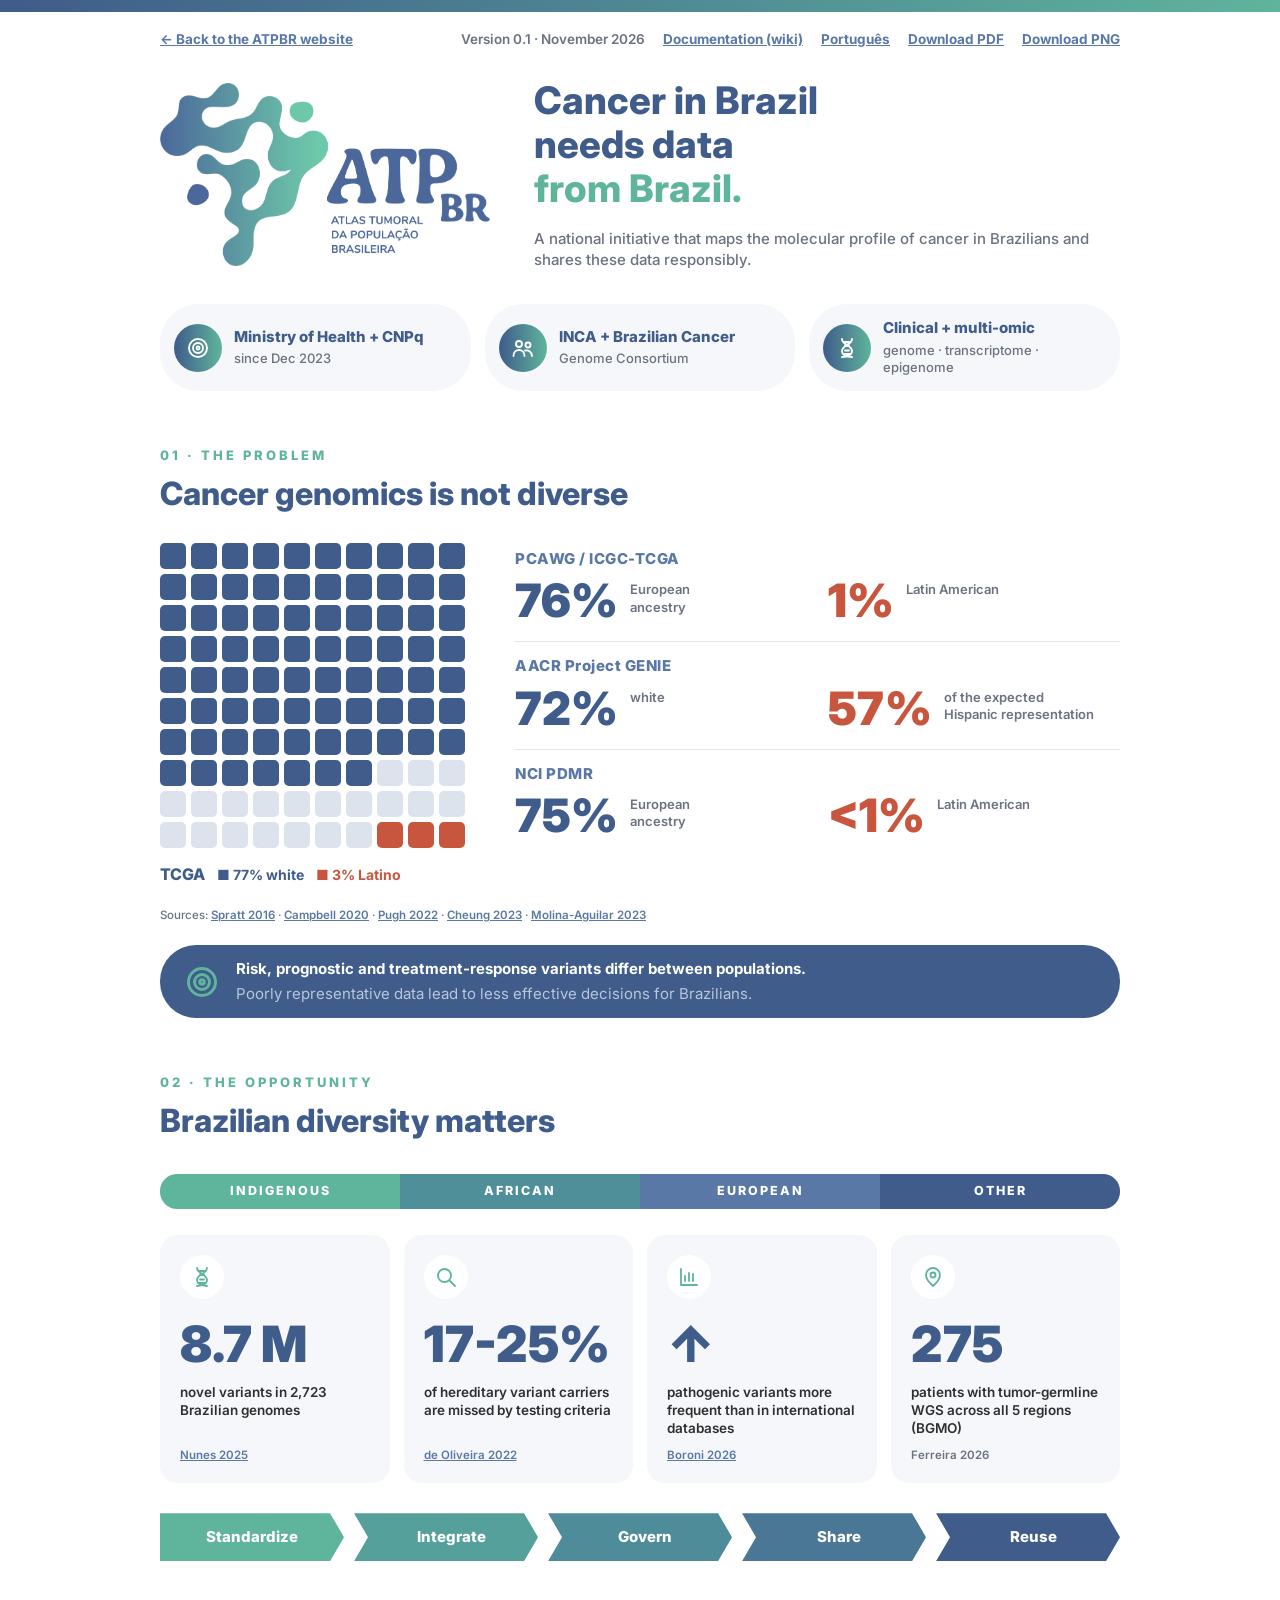
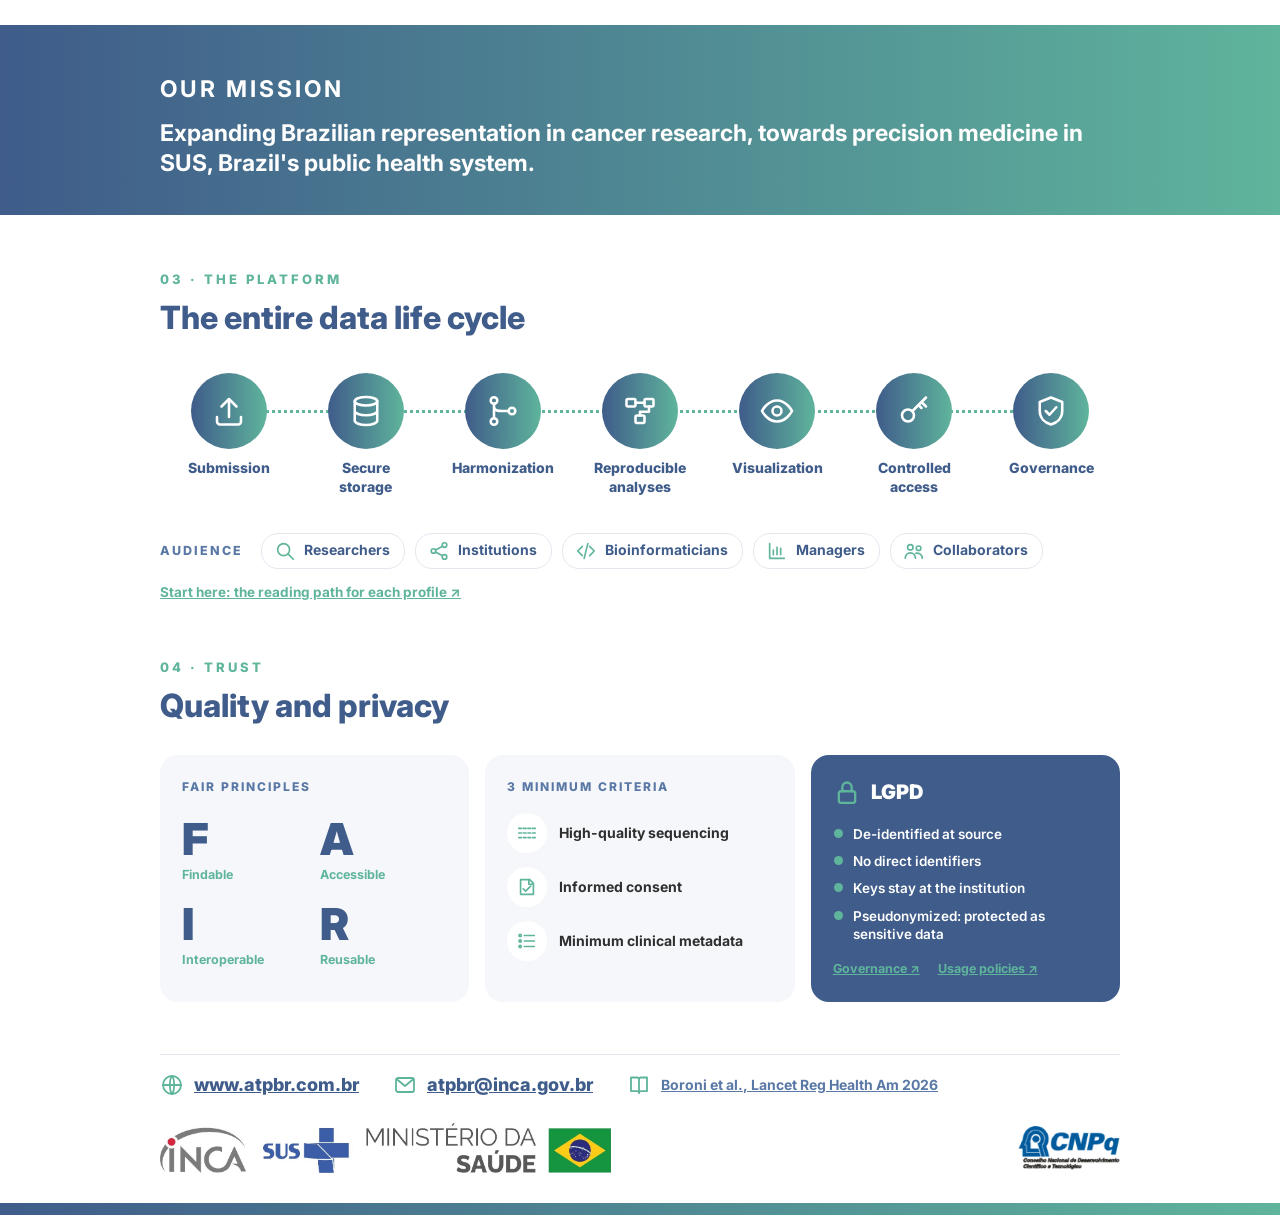
<file: infografico-en.html>
<!DOCTYPE html>
<html lang="en">

<head>
    <meta charset="UTF-8">
    <meta name="viewport" content="width=device-width, initial-scale=1.0">
    <title>Infographic · Brazilian Population Tumor Atlas</title>
    <meta name="description"
        content="Cancer in Brazil needs data from Brazil. ATPBR on one page: the problem, the opportunity, the platform and how we protect the data.">
    <link rel="apple-touch-icon" sizes="180x180" href="./assets/apple-touch-icon.png">
    <link rel="icon" type="image/png" sizes="32x32" href="./assets/favicon-32x32.png">
    <link rel="icon" type="image/png" sizes="16x16" href="./assets/favicon-16x16.png">
    <link rel="preconnect" href="https://fonts.googleapis.com">
    <link rel="preconnect" href="https://fonts.gstatic.com" crossorigin>
    <link href="https://fonts.googleapis.com/css2?family=Inter:wght@400;500;600;700;800;900&display=swap"
        rel="stylesheet">
    <script async src="https://www.googletagmanager.com/gtm.js?id=GTM-W86MJVHT"></script>
    <script>
        window.dataLayer = window.dataLayer || [];
        function gtag() { dataLayer.push(arguments); }
        gtag('js', new Date());
    </script>
    <style>
        :root {
            --azul: #3F5C8A;
            --azul-medio: #5A78A6;
            --verde: #5FB49C;
            --petroleo: #4E8F9A;
            --vermelho: #C8553D;
            --cinza: #6B7280;
            --texto: #2F2F2F;
            --card: #F5F7FA;
            --linha: #E3E8EF;
            --vazio: #DCE3EC;
            --grad: linear-gradient(90deg, var(--azul), var(--verde));
        }

        *,
        *::before,
        *::after {
            box-sizing: border-box;
            margin: 0;
            padding: 0;
        }

        html {
            scroll-behavior: smooth;
        }

        body {
            font-family: "Inter", "Montserrat", Arial, Helvetica, sans-serif;
            color: var(--texto);
            background: #fff;
            line-height: 1.35;
        }

        a {
            color: inherit;
        }

        a:hover {
            opacity: .8;
        }

        img {
            max-width: 100%;
            display: block;
        }

        svg.ico {
            fill: none;
            stroke: currentColor;
            stroke-linecap: round;
            stroke-linejoin: round;
            flex-shrink: 0;
        }

        .barra {
            height: 12px;
            background: var(--grad);
        }

        .wrap {
            max-width: 1080px;
            margin: 0 auto;
            padding: 0 60px;
        }

        /* ── Barra de ações (fora do infográfico) ── */
        .acoes {
            display: flex;
            flex-wrap: wrap;
            gap: 10px 18px;
            justify-content: space-between;
            align-items: center;
            padding-top: 18px;
            font-size: 13.5px;
            font-weight: 700;
            color: var(--azul-medio);
        }

        .acoes nav {
            display: flex;
            gap: 18px;
            flex-wrap: wrap;
        }

        /* versão do infográfico (a mesma da wiki, do livreto e da brochura) */
        .acoes .versao {
            font-weight: 600;
            color: #6b7280;
        }

        /* ── Cabeçalho ── */
        .topo {
            display: grid;
            grid-template-columns: 330px 1fr;
            gap: 44px;
            align-items: center;
            padding-top: 30px;
        }

        .topo h1 {
            font-size: 38px;
            font-weight: 800;
            line-height: 1.16;
            color: var(--azul);
        }

        .topo h1 span {
            color: var(--verde);
        }

        .topo p {
            margin-top: 18px;
            font-size: 15px;
            font-weight: 500;
            color: var(--cinza);
            line-height: 1.4;
        }

        .pilulas {
            display: grid;
            grid-template-columns: repeat(3, 1fr);
            gap: 14px;
            margin-top: 34px;
        }

        .pilula {
            display: flex;
            align-items: center;
            gap: 12px;
            background: var(--card);
            border-radius: 38px;
            padding: 14px 16px 14px 14px;
            min-height: 76px;
        }

        .pilula .bola {
            width: 48px;
            height: 48px;
            border-radius: 50%;
            background: var(--grad);
            color: #fff;
            display: grid;
            place-items: center;
            flex-shrink: 0;
        }

        .pilula strong {
            display: block;
            font-size: 15px;
            font-weight: 800;
            color: var(--azul);
        }

        .pilula small {
            display: block;
            margin-top: 3px;
            font-size: 13px;
            font-weight: 500;
            color: var(--cinza);
        }

        /* ── Seções ── */
        main section.wrap {
            margin-top: 56px;
        }

        .olho {
            font-size: 13px;
            font-weight: 800;
            letter-spacing: 3px;
            color: var(--verde);
            text-transform: uppercase;
        }

        h2 {
            margin-top: 12px;
            font-size: 32px;
            font-weight: 800;
            color: var(--azul);
            line-height: 1.15;
        }

        /* 01 · The problem */
        .problema {
            display: grid;
            grid-template-columns: 305px 1fr;
            gap: 50px;
            margin-top: 30px;
        }

        .waffle {
            display: grid;
            grid-template-columns: repeat(10, 26px);
            gap: 5px;
        }

        .waffle i {
            width: 26px;
            height: 26px;
            border-radius: 5px;
            background: var(--vazio);
        }

        .waffle i.b {
            background: var(--azul);
        }

        .waffle i.l {
            background: var(--vermelho);
        }

        .waffle-legenda {
            margin-top: 16px;
            font-size: 14px;
            font-weight: 700;
            color: var(--azul);
            display: flex;
            gap: 12px;
            align-items: baseline;
        }

        .waffle-legenda b {
            font-size: 16px;
            font-weight: 800;
        }

        .waffle-legenda .l {
            color: var(--vermelho);
        }

        .bases {
            list-style: none;
        }

        .bases li {
            padding: 14px 0 18px;
            border-bottom: 1.5px solid var(--linha);
        }

        .bases li:first-child {
            padding-top: 6px;
        }

        .bases li:last-child {
            border-bottom: 0;
        }

        .bases h3 {
            font-size: 15px;
            font-weight: 800;
            letter-spacing: .5px;
            color: var(--azul-medio);
        }

        .bases .linha {
            display: grid;
            grid-template-columns: 1fr 1fr;
            gap: 20px;
            margin-top: 8px;
        }

        .num {
            display: flex;
            align-items: flex-start;
            gap: 12px;
        }

        .num b {
            font-size: 46px;
            font-weight: 900;
            line-height: 1;
            color: var(--azul);
            white-space: nowrap;
        }

        .num.alerta b {
            color: var(--vermelho);
        }

        .num span {
            font-size: 13px;
            font-weight: 600;
            color: var(--cinza);
            padding-top: 4px;
        }

        .fontes {
            margin-top: 22px;
            font-size: 11.5px;
            font-weight: 500;
            color: var(--cinza);
        }

        .fontes a {
            font-weight: 600;
            color: var(--azul-medio);
        }

        .faixa {
            display: flex;
            align-items: center;
            gap: 16px;
            margin-top: 22px;
            padding: 14px 28px 14px 24px;
            border-radius: 36px;
            background: var(--azul);
            color: #fff;
            font-size: 15px;
        }

        .faixa svg {
            color: var(--verde);
        }

        .faixa strong {
            display: block;
            font-weight: 700;
        }

        .faixa span {
            display: block;
            margin-top: 4px;
            color: #B9C6DB;
        }

        /* 02 · The opportunity */
        .ancestralidade {
            display: grid;
            grid-template-columns: repeat(4, 1fr);
            margin-top: 34px;
            border-radius: 17px;
            overflow: hidden;
            list-style: none;
        }

        .ancestralidade li {
            padding: 9px 4px;
            text-align: center;
            font-size: 12.5px;
            font-weight: 800;
            letter-spacing: 2px;
            color: #fff;
        }

        .ancestralidade li:nth-child(1) {
            background: var(--verde);
        }

        .ancestralidade li:nth-child(2) {
            background: var(--petroleo);
        }

        .ancestralidade li:nth-child(3) {
            background: var(--azul-medio);
        }

        .ancestralidade li:nth-child(4) {
            background: var(--azul);
        }

        .cards4 {
            display: grid;
            grid-template-columns: repeat(4, 1fr);
            gap: 14px;
            margin-top: 26px;
        }

        .card {
            background: var(--card);
            border-radius: 18px;
            padding: 20px;
        }

        .cards4 .card {
            display: flex;
            flex-direction: column;
            min-height: 232px;
        }

        .bola-branca {
            width: 44px;
            height: 44px;
            border-radius: 50%;
            background: #fff;
            color: var(--verde);
            display: grid;
            place-items: center;
        }

        .cards4 b {
            margin-top: 20px;
            font-size: 50px;
            font-weight: 900;
            line-height: 1;
            color: var(--azul);
            white-space: nowrap;
        }

        .cards4 p {
            margin-top: 14px;
            font-size: 13.5px;
            font-weight: 600;
            line-height: 1.35;
        }

        .cards4 .ref {
            margin-top: auto;
            padding-top: 10px;
            font-size: 11.5px;
            font-weight: 600;
            color: var(--cinza);
        }

        .cards4 a.ref {
            color: var(--azul-medio);
        }

        .etapas {
            display: grid;
            grid-template-columns: repeat(5, 1fr);
            gap: 10px;
            margin-top: 30px;
            list-style: none;
        }

        .etapas li {
            display: grid;
            place-items: center;
            height: 48px;
            padding: 0 10px 0 20px;
            font-size: 15px;
            font-weight: 800;
            color: #fff;
            clip-path: polygon(0 0, calc(100% - 14px) 0, 100% 50%, calc(100% - 14px) 100%, 0 100%, 14px 50%);
        }

        .etapas li:first-child {
            padding-left: 10px;
            clip-path: polygon(0 0, calc(100% - 14px) 0, 100% 50%, calc(100% - 14px) 100%, 0 100%);
        }

        .etapas li:nth-child(1) {
            background: #5FB49C;
        }

        .etapas li:nth-child(2) {
            background: #55A09B;
        }

        .etapas li:nth-child(3) {
            background: #4E8C99;
        }

        .etapas li:nth-child(4) {
            background: #4A7795;
        }

        .etapas li:nth-child(5) {
            background: #3F5C8A;
        }

        /* Missão */
        .missao {
            margin-top: 64px;
            padding: 36px 0;
            background: var(--grad);
            color: #fff;
        }

        .missao .olho {
            color: #fff;
        }

        .missao p {
            margin-top: 14px;
            font-size: 23px;
            font-weight: 700;
            line-height: 1.3;
        }

        /* 03 · The platform */
        .ciclo {
            position: relative;
            display: grid;
            grid-template-columns: repeat(7, 1fr);
            margin-top: 36px;
            list-style: none;
        }

        .ciclo::before {
            content: "";
            position: absolute;
            top: 37px;
            left: calc(100% / 14);
            right: calc(100% / 14);
            border-top: 3px dotted var(--verde);
        }

        .ciclo a {
            position: relative;
            display: flex;
            flex-direction: column;
            align-items: center;
            gap: 10px;
            text-align: center;
            text-decoration: none;
            font-size: 14px;
            font-weight: 800;
            color: var(--azul);
        }

        .ciclo .bola {
            width: 76px;
            height: 76px;
            border-radius: 50%;
            background: var(--grad);
            color: #fff;
            display: grid;
            place-items: center;
        }

        .publico {
            display: flex;
            flex-wrap: wrap;
            align-items: center;
            gap: 10px;
            margin-top: 36px;
            list-style: none;
        }

        .publico .rotulo {
            margin-right: 8px;
            font-size: 12.5px;
            font-weight: 800;
            letter-spacing: 2px;
            color: var(--azul-medio);
        }

        .publico .chip {
            display: flex;
            align-items: center;
            gap: 8px;
            padding: 6px 14px 6px 12px;
            border: 1.5px solid var(--linha);
            border-radius: 17px;
            font-size: 14px;
            font-weight: 700;
            color: var(--azul);
        }

        .publico .chip svg {
            color: var(--verde);
        }

        .comece {
            display: inline-block;
            margin-top: 14px;
            font-size: 13.5px;
            font-weight: 700;
            color: var(--verde);
        }

        /* 04 · Trust */
        .cards3 {
            display: grid;
            grid-template-columns: repeat(3, 1fr);
            gap: 16px;
            margin-top: 30px;
        }

        .cards3 .card {
            padding: 24px 22px;
            min-height: 238px;
        }

        .cards3 h3 {
            font-size: 12px;
            font-weight: 800;
            letter-spacing: 2px;
            color: var(--azul-medio);
        }

        .fair {
            display: grid;
            grid-template-columns: 1fr 1fr;
            gap: 18px 10px;
            margin-top: 22px;
        }

        .fair b {
            display: block;
            font-size: 44px;
            font-weight: 900;
            line-height: 1;
            color: var(--azul);
        }

        .fair span {
            display: block;
            margin-top: 6px;
            font-size: 12.5px;
            font-weight: 700;
            color: var(--verde);
        }

        .criterios {
            list-style: none;
            margin-top: 18px;
            display: grid;
            gap: 14px;
        }

        .criterios li {
            display: flex;
            align-items: center;
            gap: 12px;
            font-size: 14px;
            font-weight: 700;
        }

        .criterios .bola-branca {
            width: 40px;
            height: 40px;
        }

        .card.lgpd {
            background: var(--azul);
            color: #fff;
        }

        .lgpd h3 {
            display: flex;
            align-items: center;
            gap: 10px;
            font-size: 20px;
            font-weight: 900;
            letter-spacing: 0;
            color: #fff;
        }

        .lgpd h3 svg {
            color: var(--verde);
        }

        .lgpd ul {
            list-style: none;
            margin-top: 18px;
            display: grid;
            gap: 9px;
        }

        .lgpd li {
            position: relative;
            padding-left: 20px;
            font-size: 13.5px;
            font-weight: 600;
        }

        .lgpd li::before {
            content: "";
            position: absolute;
            left: 1px;
            top: 4px;
            width: 9px;
            height: 9px;
            border-radius: 50%;
            background: var(--verde);
        }

        .lgpd .links {
            display: flex;
            gap: 18px;
            margin-top: 18px;
            font-size: 12.5px;
            font-weight: 700;
        }

        .lgpd .links a {
            color: var(--verde);
        }

        /* Rodapé */
        footer.wrap {
            margin-top: 52px;
        }

        .contatos {
            display: flex;
            flex-wrap: wrap;
            align-items: center;
            gap: 14px 34px;
            padding-top: 18px;
            border-top: 1.5px solid var(--linha);
        }

        .contatos a {
            display: flex;
            align-items: center;
            gap: 10px;
            font-weight: 800;
            font-size: 18px;
            color: var(--azul);
        }

        .contatos a.artigo {
            font-size: 14px;
            font-weight: 700;
            color: var(--azul-medio);
        }

        .contatos svg {
            color: var(--verde);
        }

        .logos {
            display: flex;
            justify-content: space-between;
            align-items: center;
            gap: 20px;
            padding: 26px 0 30px;
        }

        .logos .gov {
            height: 50px;
            width: auto;
        }

        .logos .cnpq {
            height: 44px;
            width: auto;
        }

        /* ── Responsivo ── */
        @media (max-width: 960px) {
            .wrap {
                padding: 0 28px;
            }

            .topo {
                grid-template-columns: 1fr;
                gap: 20px;
            }

            .topo img {
                width: 260px;
            }

            .pilulas,
            .cards3 {
                grid-template-columns: 1fr;
            }

            .problema {
                grid-template-columns: 1fr;
                gap: 30px;
            }

            .cards4 {
                grid-template-columns: repeat(2, 1fr);
            }

            .etapas {
                grid-template-columns: 1fr;
            }

            .etapas li,
            .etapas li:first-child {
                clip-path: none;
                border-radius: 24px;
                padding: 0 10px;
            }

            .ciclo {
                grid-template-columns: repeat(4, 1fr);
                row-gap: 26px;
            }

            .ciclo::before {
                display: none;
            }
        }

        @media (max-width: 560px) {
            .wrap {
                padding: 0 18px;
            }

            .topo h1 {
                font-size: 30px;
            }

            h2 {
                font-size: 26px;
            }

            .waffle {
                grid-template-columns: repeat(10, minmax(0, 1fr));
                max-width: min(305px, 100%);
            }

            /* sem minmax(0, ...) a coluna não encolhe abaixo dos 305px do quadriculado (telas de 320px) */
            .problema {
                grid-template-columns: minmax(0, 1fr);
            }

            .waffle i {
                width: auto;
                aspect-ratio: 1;
            }

            .bases .linha {
                grid-template-columns: 1fr;
                gap: 8px;
            }

            .cards4 {
                grid-template-columns: 1fr;
            }

            .cards4 .card {
                min-height: 0;
            }

            .ciclo {
                grid-template-columns: repeat(3, 1fr);
            }

            .missao p {
                font-size: 19px;
            }

            .faixa {
                border-radius: 24px;
            }

            .logos {
                flex-direction: column;
                align-items: flex-start;
            }

            .logos .gov {
                height: auto;
            }

            /* celular: links com área de toque de pelo menos 40px e fontes legíveis */
            .acoes {
                font-size: 14px;
                gap: 0 18px;
            }

            .acoes nav {
                gap: 0 18px;
            }

            .acoes a,
            .comece,
            .lgpd .links a {
                display: inline-flex;
                align-items: center;
                min-height: 40px;
            }

            .comece {
                margin-top: 4px;
            }

            .fontes {
                font-size: 13px;
                line-height: 2;
            }
        }

        /* telas menores que 360px (iPhone SE antigo, 320px): a faixa de ancestralidades vira 2 x 2
           e o ciclo de vida passa a 2 colunas, para "OUTRAS" e "Armazenamento" caberem */
        @media (max-width: 359px) {
            .ancestralidade {
                grid-template-columns: repeat(2, 1fr);
            }

            .ciclo {
                grid-template-columns: repeat(2, minmax(0, 1fr));
            }
        }

        @media print {
            .acoes {
                display: none;
            }

            * {
                -webkit-print-color-adjust: exact;
                print-color-adjust: exact;
            }
        }
    </style>
</head>

<body>
    <div class="barra"></div>

    <div class="wrap acoes">
        <a href="./en.html">← Back to the ATPBR website</a>
        <nav aria-label="Downloads and documentation">
            <span class="versao">Version 0.1 · November 2026</span>
            <a href="./wiki/en/index.html">Documentation (wiki)</a>
            <a href="./infografico.html" hreflang="pt-br" lang="pt-br">Português</a>
            <a href="./assets/infografico/infografico_ATPBR_enxuto_en.pdf" download>Download PDF</a>
            <a href="./assets/infografico/infografico_ATPBR_enxuto_en.png" download>Download PNG</a>
        </nav>
    </div>

    <main>
        <!-- ── Cabeçalho ── -->
        <header class="wrap">
            <div class="topo">
                <img src="./assets/infografico/logo-atpbr.png" width="330" height="183"
                    alt="ATPBR, Brazilian Population Tumor Atlas">
                <div>
                    <h1>Cancer in Brazil<br>needs data<br><span>from Brazil.</span></h1>
                    <p>A national initiative that maps the molecular profile of cancer in Brazilians and shares these data responsibly.</p>
                </div>
            </div>

            <div class="pilulas">
                <div class="pilula">
                    <span class="bola"><svg class="ico" width="24" height="24" viewBox="0 0 24 24" stroke-width="1.9"
                            aria-hidden="true">
                            <circle cx="12" cy="12" r="9" />
                            <circle cx="12" cy="12" r="5" />
                            <circle cx="12" cy="12" r="1.5" />
                        </svg></span>
                    <div><strong>Ministry of Health + CNPq</strong><small>since Dec 2023</small></div>
                </div>
                <div class="pilula">
                    <span class="bola"><svg class="ico" width="24" height="24" viewBox="0 0 24 24" stroke-width="1.9"
                            aria-hidden="true">
                            <circle cx="8" cy="8" r="3" />
                            <circle cx="17" cy="9" r="2.5" />
                            <path d="M2.5 20c0-3.6 2.5-6 5.5-6s5.5 2.4 5.5 6M14 14.5c3.5-.6 7 1.2 7 5.5" />
                        </svg></span>
                    <div><strong>INCA + Brazilian Cancer</strong><small>Genome Consortium</small></div>
                </div>
                <div class="pilula">
                    <span class="bola"><svg class="ico" width="24" height="24" viewBox="0 0 24 24" stroke-width="1.9"
                            aria-hidden="true">
                            <path d="M7 3c0 6 10 6 10 12s-10 6-10 6M17 3c0 6-10 6-10 12s10 6 10 6" />
                            <path d="M8.5 6h7M8.5 18h7M10 9.5h4M10 14.5h4" />
                        </svg></span>
                    <div><strong>Clinical + multi-omic</strong><small>genome · transcriptome · epigenome</small></div>
                </div>
            </div>
        </header>

        <!-- ── 01 · The problem ── -->
        <section class="wrap" aria-labelledby="s01">
            <p class="olho">01 · The problem</p>
            <h2 id="s01">Cancer genomics is not diverse</h2>

            <div class="problema">
                <figure>
                    <div class="waffle" id="waffle" role="img"
                        aria-label="TCGA: out of every 100 participants, 77 are white and 3 are Latino"></div>
                    <figcaption class="waffle-legenda">
                        <b>TCGA</b><span>■ 77% white</span><span class="l">■ 3% Latino</span>
                    </figcaption>
                </figure>

                <ul class="bases">
                    <li>
                        <h3>PCAWG / ICGC-TCGA</h3>
                        <div class="linha">
                            <div class="num"><b>76%</b><span>European<br>ancestry</span></div>
                            <div class="num alerta"><b>1%</b><span>Latin American</span></div>
                        </div>
                    </li>
                    <li>
                        <h3>AACR Project GENIE</h3>
                        <div class="linha">
                            <div class="num"><b>72%</b><span>white</span></div>
                            <div class="num alerta"><b>57%</b><span>of the expected<br>Hispanic representation</span>
                            </div>
                        </div>
                    </li>
                    <li>
                        <h3>NCI PDMR</h3>
                        <div class="linha">
                            <div class="num"><b>75%</b><span>European<br>ancestry</span></div>
                            <div class="num alerta"><b>&lt;1%</b><span>Latin American</span></div>
                        </div>
                    </li>
                </ul>
            </div>

            <p class="fontes">Sources:
                <a href="https://doi.org/10.1001/jamaoncol.2016.1854" target="_blank" rel="noopener">Spratt 2016</a> ·
                <a href="https://doi.org/10.1038/s41586-020-1969-6" target="_blank" rel="noopener">Campbell 2020</a> ·
                <a href="https://doi.org/10.1158/2159-8290.CD-21-1547" target="_blank" rel="noopener">Pugh 2022</a> ·
                <a href="https://doi.org/10.1038/s41698-023-00351-6" target="_blank" rel="noopener">Cheung 2023</a> ·
                <a href="https://doi.org/10.1242/dmm.050275" target="_blank" rel="noopener">Molina-Aguilar 2023</a>
            </p>

            <div class="faixa">
                <svg class="ico" width="36" height="36" viewBox="0 0 24 24" stroke-width="2" aria-hidden="true">
                    <circle cx="12" cy="12" r="9" />
                    <circle cx="12" cy="12" r="5" />
                    <circle cx="12" cy="12" r="1.5" />
                </svg>
                <p><strong>Risk, prognostic and treatment-response variants differ between populations.</strong>
                    <span>Poorly representative data lead to less effective decisions for Brazilians.</span>
                </p>
            </div>
        </section>

        <!-- ── 02 · The opportunity ── -->
        <section class="wrap" aria-labelledby="s02">
            <p class="olho">02 · The opportunity</p>
            <h2 id="s02">Brazilian diversity matters</h2>

            <ul class="ancestralidade" aria-label="Ancestry components of the Brazilian population">
                <li>INDIGENOUS</li>
                <li>AFRICAN</li>
                <li>EUROPEAN</li>
                <li>OTHER</li>
            </ul>

            <div class="cards4">
                <div class="card">
                    <span class="bola-branca"><svg class="ico" width="24" height="24" viewBox="0 0 24 24"
                            stroke-width="1.8" aria-hidden="true">
                            <path d="M7 3c0 6 10 6 10 12s-10 6-10 6M17 3c0 6-10 6-10 12s10 6 10 6" />
                            <path d="M8.5 6h7M8.5 18h7M10 9.5h4M10 14.5h4" />
                        </svg></span>
                    <b>8.7 M</b>
                    <p>novel variants in 2,723 Brazilian genomes</p>
                    <a class="ref" href="https://www.science.org/doi/10.1126/science.adl3564" target="_blank"
                        rel="noopener">Nunes 2025</a>
                </div>
                <div class="card">
                    <span class="bola-branca"><svg class="ico" width="24" height="24" viewBox="0 0 24 24"
                            stroke-width="1.8" aria-hidden="true">
                            <circle cx="10.5" cy="10.5" r="6.5" />
                            <path d="M15.5 15.5 21 21" />
                        </svg></span>
                    <b>17-25%</b>
                    <p>of hereditary variant carriers are missed by testing criteria</p>
                    <a class="ref" href="https://doi.org/10.1038/s41431-022-01098-7" target="_blank"
                        rel="noopener">de Oliveira 2022</a>
                </div>
                <div class="card">
                    <span class="bola-branca"><svg class="ico" width="24" height="24" viewBox="0 0 24 24"
                            stroke-width="1.8" aria-hidden="true">
                            <path d="M4 20V4M4 20h16" />
                            <path d="M8 16v-5M12 16V8M16 16v-7" />
                        </svg></span>
                    <b aria-label="More">↑</b>
                    <p>pathogenic variants more frequent than in international databases</p>
                    <a class="ref" href="https://doi.org/10.1016/j.lana.2026.101397" target="_blank"
                        rel="noopener">Boroni 2026</a>
                </div>
                <div class="card">
                    <span class="bola-branca"><svg class="ico" width="24" height="24" viewBox="0 0 24 24"
                            stroke-width="1.8" aria-hidden="true">
                            <path d="M12 21s-7-6.2-7-11a7 7 0 0 1 14 0c0 4.8-7 11-7 11z" />
                            <circle cx="12" cy="10" r="2.5" />
                        </svg></span>
                    <b>275</b>
                    <p>patients with tumor-germline WGS across all 5 regions (BGMO)</p>
                    <span class="ref">Ferreira 2026</span>
                </div>
            </div>

            <ol class="etapas" aria-label="What ATPBR does with the data">
                <li>Standardize</li>
                <li>Integrate</li>
                <li>Govern</li>
                <li>Share</li>
                <li>Reuse</li>
            </ol>
        </section>

        <!-- ── Missão ── -->
        <div class="missao">
            <div class="wrap">
                <p class="olho">Our mission</p>
                <p>Expanding Brazilian representation in cancer research, towards precision medicine in SUS, Brazil's public health system.
                </p>
            </div>
        </div>

        <!-- ── 03 · The platform ── -->
        <section class="wrap" aria-labelledby="s03">
            <p class="olho">03 · The platform</p>
            <h2 id="s03">The entire data life cycle</h2>

            <ol class="ciclo">
                <li><a href="./wiki/en/data-submission.html"><span class="bola"><svg class="ico" width="36" height="36" viewBox="0 0 24 24"
                                stroke-width="1.7" aria-hidden="true">
                                <path d="M12 16V4M7 9l5-5 5 5" />
                                <path d="M4 16v3a2 2 0 0 0 2 2h12a2 2 0 0 0 2-2v-3" />
                            </svg></span>Submission</a></li>
                <li><a href="./wiki/en/platform-architecture.html"><span class="bola"><svg class="ico" width="36" height="36"
                                viewBox="0 0 24 24" stroke-width="1.7" aria-hidden="true">
                                <ellipse cx="12" cy="5.5" rx="7.5" ry="2.8" />
                                <path
                                    d="M4.5 5.5v13c0 1.5 3.4 2.8 7.5 2.8s7.5-1.3 7.5-2.8v-13M4.5 12c0 1.5 3.4 2.8 7.5 2.8s7.5-1.3 7.5-2.8" />
                            </svg></span>Secure<br>storage</a></li>
                <li><a href="./wiki/en/data-model.html"><span class="bola"><svg class="ico" width="36" height="36" viewBox="0 0 24 24"
                                stroke-width="1.7" aria-hidden="true">
                                <circle cx="6" cy="5" r="2.2" />
                                <circle cx="6" cy="19" r="2.2" />
                                <circle cx="18" cy="12" r="2.2" />
                                <path d="M6 7.2v9.6M6 9c0 3 3 3 6 3h3.8" />
                            </svg></span>Harmonization</a></li>
                <li><a href="./wiki/en/analysis-platform.html"><span class="bola"><svg class="ico" width="36" height="36" viewBox="0 0 24 24"
                                stroke-width="1.7" aria-hidden="true">
                                <rect x="3" y="4" width="6" height="5" rx="1" />
                                <rect x="15" y="4" width="6" height="5" rx="1" />
                                <rect x="9" y="15" width="6" height="5" rx="1" />
                                <path d="M9 6.5h6M18 9v3.5h-6V15" />
                            </svg></span>Reproducible<br>analyses</a></li>
                <li><a href="./wiki/en/results-browser.html"><span class="bola"><svg class="ico" width="36" height="36"
                                viewBox="0 0 24 24" stroke-width="1.7" aria-hidden="true">
                                <path d="M2 12s3.5-7 10-7 10 7 10 7-3.5 7-10 7S2 12 2 12z" />
                                <circle cx="12" cy="12" r="3" />
                            </svg></span>Visualization</a></li>
                <li><a href="./wiki/en/data-access.html"><span class="bola"><svg class="ico" width="36" height="36" viewBox="0 0 24 24"
                                stroke-width="1.7" aria-hidden="true">
                                <circle cx="8" cy="15" r="4" />
                                <path d="m11 12 9-9M17 6l3 3M15 8l2 2" />
                            </svg></span>Controlled<br>access</a></li>
                <li><a href="./wiki/en/data-governance.html"><span class="bola"><svg class="ico" width="36" height="36" viewBox="0 0 24 24"
                                stroke-width="1.7" aria-hidden="true">
                                <path d="M12 3 4.5 6v6c0 4.5 3.2 7.8 7.5 9 4.3-1.2 7.5-4.5 7.5-9V6z" />
                                <path d="m8.5 12 2.5 2.5 4.5-5" />
                            </svg></span>Governance</a></li>
            </ol>

            <ul class="publico">
                <li class="rotulo">AUDIENCE</li>
                <li class="chip"><svg class="ico" width="22" height="22" viewBox="0 0 24 24" stroke-width="1.8"
                        aria-hidden="true">
                        <circle cx="10.5" cy="10.5" r="6.5" />
                        <path d="M15.5 15.5 21 21" />
                    </svg>Researchers</li>
                <li class="chip"><svg class="ico" width="22" height="22" viewBox="0 0 24 24" stroke-width="1.8"
                        aria-hidden="true">
                        <circle cx="6" cy="12" r="2.5" />
                        <circle cx="18" cy="5.5" r="2.5" />
                        <circle cx="18" cy="18.5" r="2.5" />
                        <path d="m8.2 10.8 7.6-4M8.2 13.2l7.6 4" />
                    </svg>Institutions</li>
                <li class="chip"><svg class="ico" width="22" height="22" viewBox="0 0 24 24" stroke-width="1.8"
                        aria-hidden="true">
                        <path d="m8 7-5 5 5 5M16 7l5 5-5 5M14 4l-4 16" />
                    </svg>Bioinformaticians</li>
                <li class="chip"><svg class="ico" width="22" height="22" viewBox="0 0 24 24" stroke-width="1.8"
                        aria-hidden="true">
                        <path d="M4 20V4M4 20h16" />
                        <path d="M8 16v-5M12 16V8M16 16v-7" />
                    </svg>Managers</li>
                <li class="chip"><svg class="ico" width="22" height="22" viewBox="0 0 24 24" stroke-width="1.8"
                        aria-hidden="true">
                        <circle cx="8" cy="8" r="3" />
                        <circle cx="17" cy="9" r="2.5" />
                        <path d="M2.5 20c0-3.6 2.5-6 5.5-6s5.5 2.4 5.5 6M14 14.5c3.5-.6 7 1.2 7 5.5" />
                    </svg>Collaborators</li>
            </ul>
            <a class="comece" href="./wiki/en/start-here.html">Start here: the reading path for each profile ↗</a>
        </section>

        <!-- ── 04 · Trust ── -->
        <section class="wrap" aria-labelledby="s04">
            <p class="olho">04 · Trust</p>
            <h2 id="s04">Quality and privacy</h2>

            <div class="cards3">
                <div class="card">
                    <h3>FAIR PRINCIPLES</h3>
                    <div class="fair">
                        <div><b>F</b><span>Findable</span></div>
                        <div><b>A</b><span>Accessible</span></div>
                        <div><b>I</b><span>Interoperable</span></div>
                        <div><b>R</b><span>Reusable</span></div>
                    </div>
                </div>

                <div class="card">
                    <h3>3 MINIMUM CRITERIA</h3>
                    <ul class="criterios">
                        <li><span class="bola-branca"><svg class="ico" width="22" height="22" viewBox="0 0 24 24"
                                    stroke-width="1.8" aria-hidden="true">
                                    <path d="M3 7h18M3 12h18M3 17h18" stroke-dasharray="3 2" />
                                </svg></span>High-quality sequencing</li>
                        <li><span class="bola-branca"><svg class="ico" width="22" height="22" viewBox="0 0 24 24"
                                    stroke-width="1.8" aria-hidden="true">
                                    <path d="M5 4h10l4 4v12H5z" />
                                    <path d="M14 4v5h5M8 14l2.5 2.5L16 11" />
                                </svg></span>Informed consent</li>
                        <li><span class="bola-branca"><svg class="ico" width="22" height="22" viewBox="0 0 24 24"
                                    stroke-width="1.8" aria-hidden="true">
                                    <path d="M9 6h11M9 12h11M9 18h11" />
                                    <circle cx="4.5" cy="6" r="1.2" />
                                    <circle cx="4.5" cy="12" r="1.2" />
                                    <circle cx="4.5" cy="18" r="1.2" />
                                </svg></span>Minimum clinical metadata</li>
                    </ul>
                </div>

                <div class="card lgpd">
                    <h3><svg class="ico" width="28" height="28" viewBox="0 0 24 24" stroke-width="2"
                            aria-hidden="true">
                            <rect x="5" y="10.5" width="14" height="10" rx="2" />
                            <path d="M8 10.5V7a4 4 0 0 1 8 0v3.5" />
                        </svg>LGPD</h3>
                    <ul>
                        <li>De-identified at source</li>
                        <li>No direct identifiers</li>
                        <li>Keys stay at the institution</li>
                        <li>Pseudonymized: protected as sensitive data</li>
                    </ul>
                    <div class="links">
                        <a href="./wiki/en/data-governance.html">Governance ↗</a>
                        <a href="./wiki/en/usage-policies.html">Usage policies ↗</a>
                    </div>
                </div>
            </div>
        </section>
    </main>

    <!-- ── Rodapé ── -->
    <footer class="wrap">
        <div class="contatos">
            <a href="https://atpbr.com.br"><svg class="ico" width="24" height="24" viewBox="0 0 24 24"
                    stroke-width="1.8" aria-hidden="true">
                    <circle cx="12" cy="12" r="9" />
                    <path d="M3 12h18M12 3c2.8 3 2.8 15 0 18M12 3c-2.8 3-2.8 15 0 18" />
                </svg>www.atpbr.com.br</a>
            <a href="mailto:atpbr@inca.gov.br"><svg class="ico" width="24" height="24" viewBox="0 0 24 24"
                    stroke-width="1.8" aria-hidden="true">
                    <rect x="3" y="5" width="18" height="14" rx="2" />
                    <path d="m3.5 6 8.5 7 8.5-7" />
                </svg>atpbr@inca.gov.br</a>
            <a class="artigo" href="https://doi.org/10.1016/j.lana.2026.101397" target="_blank" rel="noopener"><svg
                    class="ico" width="24" height="24" viewBox="0 0 24 24" stroke-width="1.8" aria-hidden="true">
                    <path
                        d="M4 4.5h6a2 2 0 0 1 2 2V20a1.8 1.8 0 0 0-1.8-1.8H4zM20 4.5h-6a2 2 0 0 0-2 2V20a1.8 1.8 0 0 1 1.8-1.8H20z" />
                </svg>Boroni et al., Lancet Reg Health Am 2026</a>
        </div>
        <div class="logos">
            <img class="gov" src="./assets/infografico/logos-inca-sus-ms.png" width="451" height="50"
                alt="INCA, SUS and Ministry of Health">
            <img class="cnpq" src="./assets/infografico/logo-cnpq.png" width="102" height="44" alt="CNPq">
        </div>
    </footer>
    <div class="barra"></div>

    <script>
        // TCGA: 77 white squares, 20 others and 3 Latino (filled in at the end).
        (function () {
            var w = document.getElementById('waffle');
            for (var i = 0; i < 100; i++) {
                var q = document.createElement('i');
                if (i < 77) q.className = 'b';
                else if (i >= 97) q.className = 'l';
                w.appendChild(q);
            }
        })();
    </script>
</body>

</html>
</file>
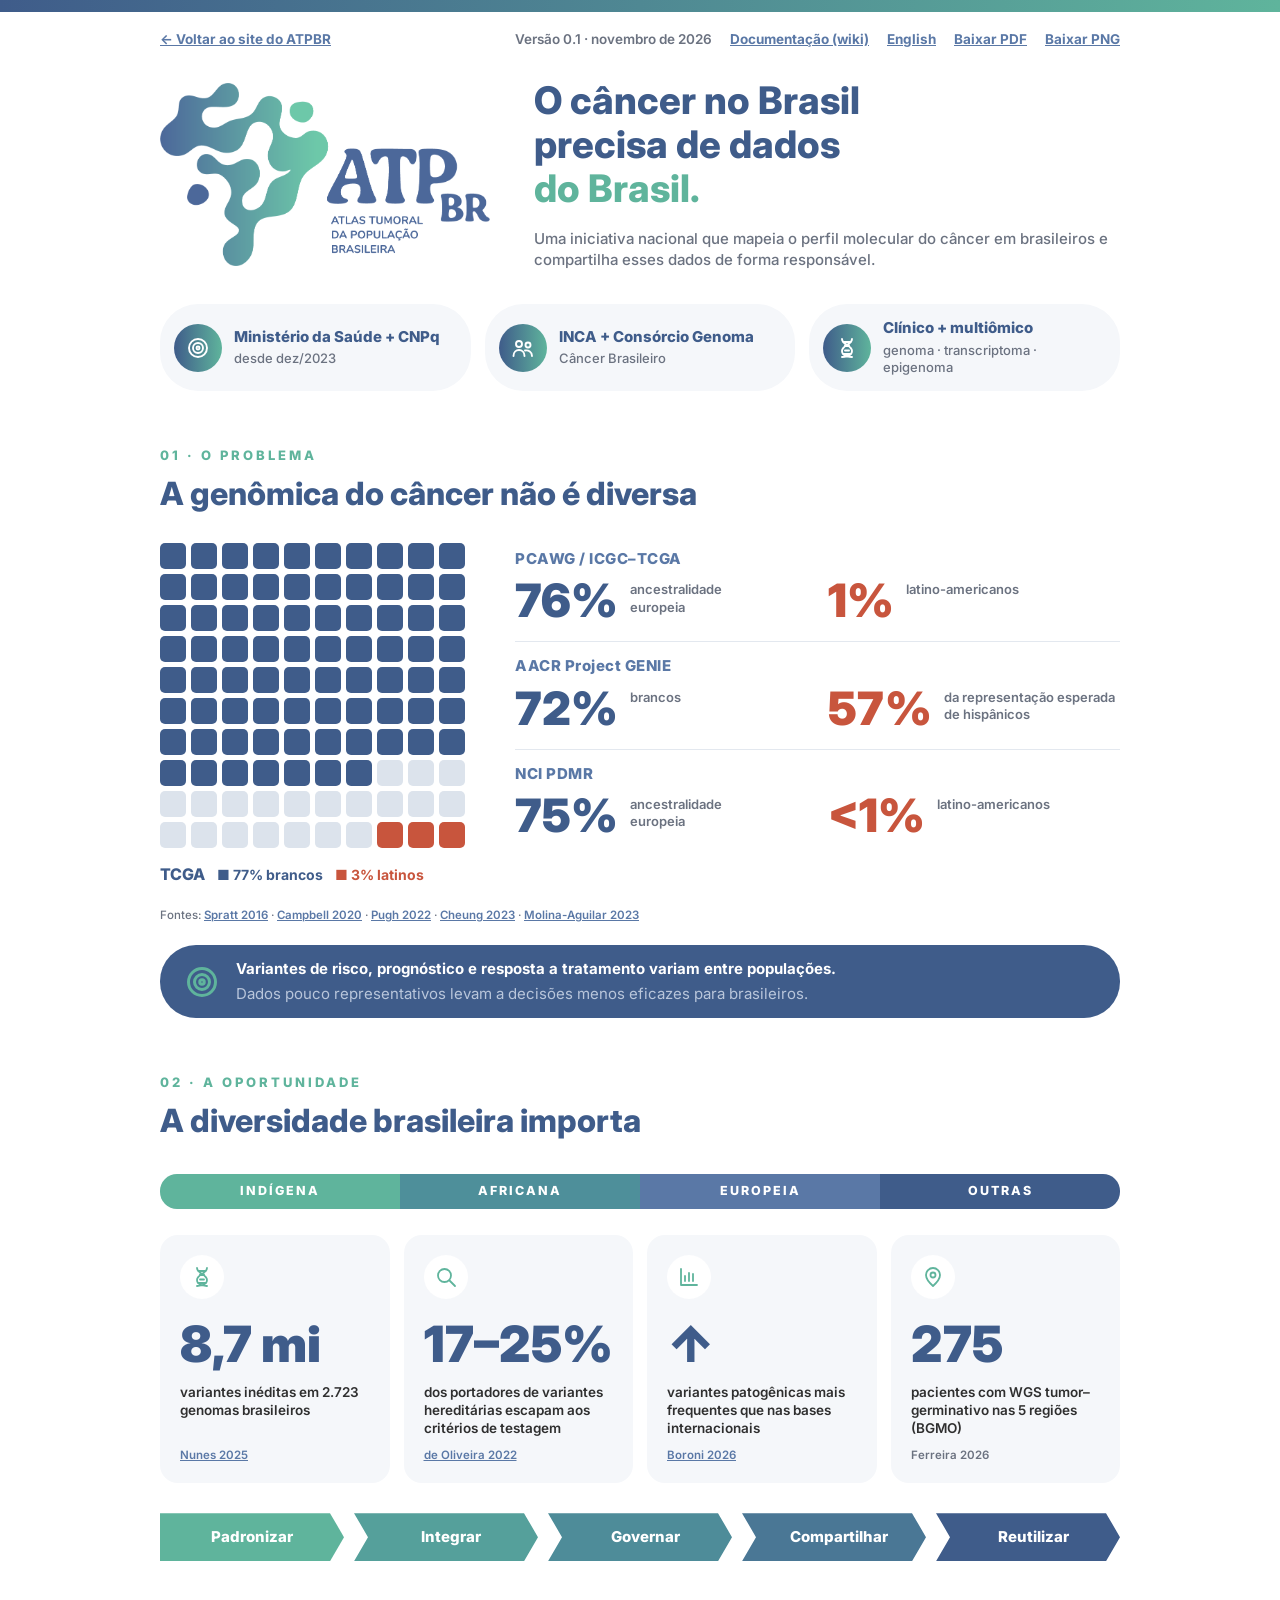
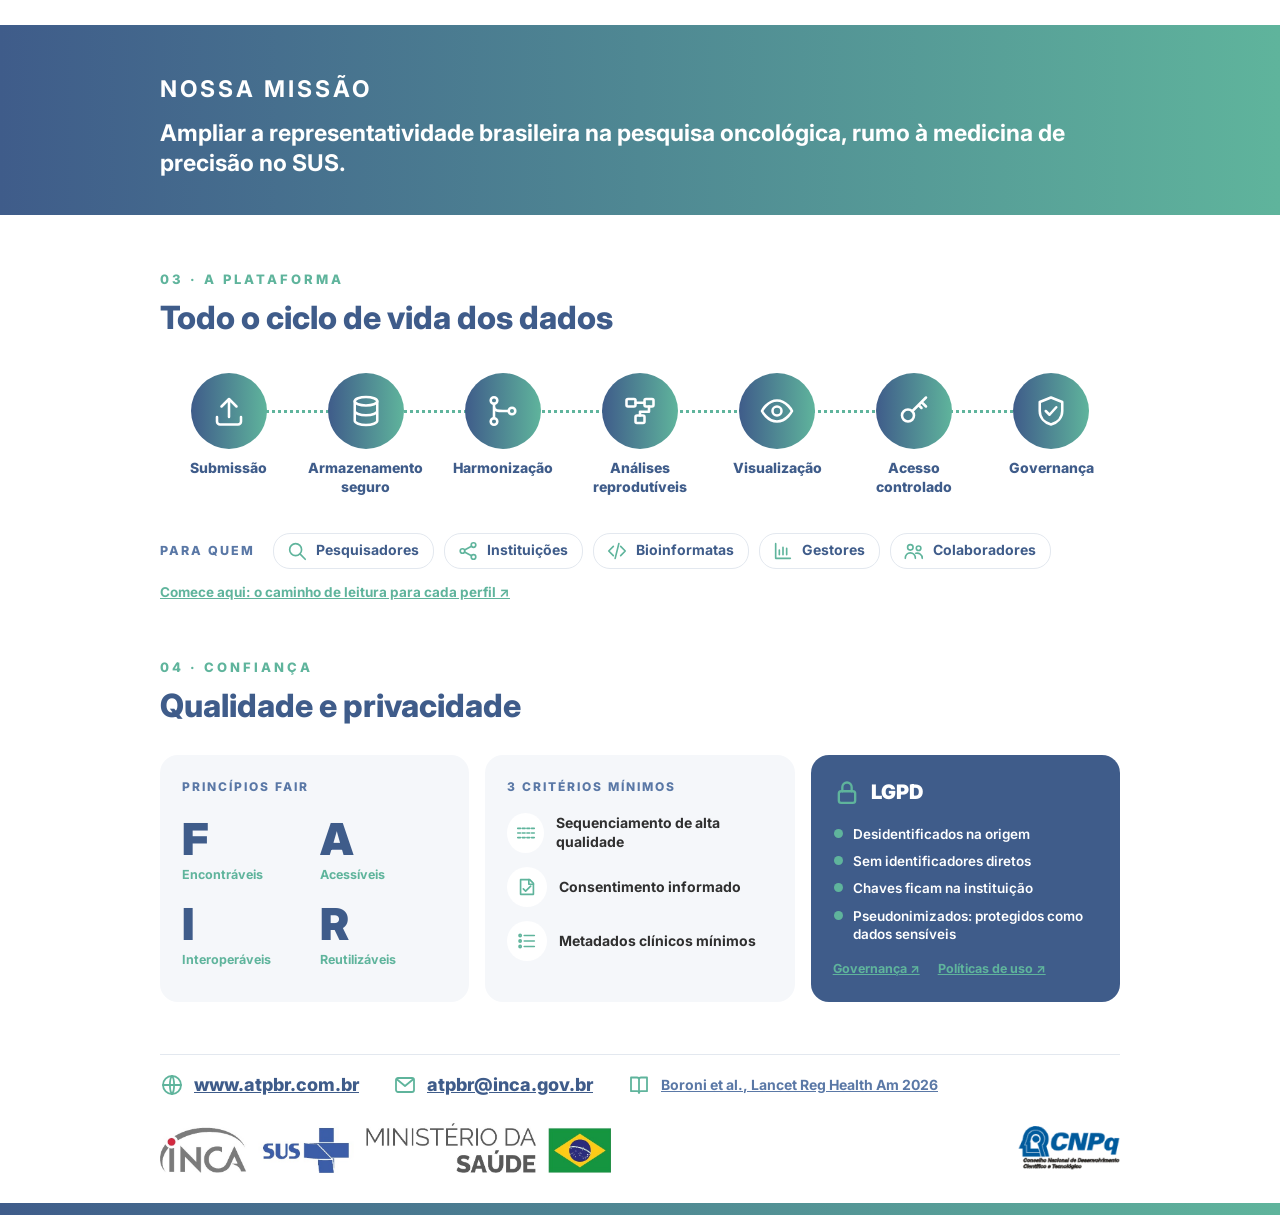
<file: infografico.html>
<!DOCTYPE html>
<html lang="pt-br">

<head>
    <meta charset="UTF-8">
    <meta name="viewport" content="width=device-width, initial-scale=1.0">
    <title>Infográfico · Atlas Tumoral da População Brasileira</title>
    <meta name="description"
        content="O câncer no Brasil precisa de dados do Brasil. O ATPBR em uma página: o problema, a oportunidade, a plataforma e como protegemos os dados.">
    <link rel="apple-touch-icon" sizes="180x180" href="./assets/apple-touch-icon.png">
    <link rel="icon" type="image/png" sizes="32x32" href="./assets/favicon-32x32.png">
    <link rel="icon" type="image/png" sizes="16x16" href="./assets/favicon-16x16.png">
    <link rel="preconnect" href="https://fonts.googleapis.com">
    <link rel="preconnect" href="https://fonts.gstatic.com" crossorigin>
    <link href="https://fonts.googleapis.com/css2?family=Inter:wght@400;500;600;700;800;900&display=swap"
        rel="stylesheet">
    <script async src="https://www.googletagmanager.com/gtm.js?id=GTM-W86MJVHT"></script>
    <script>
        window.dataLayer = window.dataLayer || [];
        function gtag() { dataLayer.push(arguments); }
        gtag('js', new Date());
    </script>
    <style>
        :root {
            --azul: #3F5C8A;
            --azul-medio: #5A78A6;
            --verde: #5FB49C;
            --petroleo: #4E8F9A;
            --vermelho: #C8553D;
            --cinza: #6B7280;
            --texto: #2F2F2F;
            --card: #F5F7FA;
            --linha: #E3E8EF;
            --vazio: #DCE3EC;
            --grad: linear-gradient(90deg, var(--azul), var(--verde));
        }

        *,
        *::before,
        *::after {
            box-sizing: border-box;
            margin: 0;
            padding: 0;
        }

        html {
            scroll-behavior: smooth;
        }

        body {
            font-family: "Inter", "Montserrat", Arial, Helvetica, sans-serif;
            color: var(--texto);
            background: #fff;
            line-height: 1.35;
        }

        a {
            color: inherit;
        }

        a:hover {
            opacity: .8;
        }

        img {
            max-width: 100%;
            display: block;
        }

        svg.ico {
            fill: none;
            stroke: currentColor;
            stroke-linecap: round;
            stroke-linejoin: round;
            flex-shrink: 0;
        }

        .barra {
            height: 12px;
            background: var(--grad);
        }

        .wrap {
            max-width: 1080px;
            margin: 0 auto;
            padding: 0 60px;
        }

        /* ── Barra de ações (fora do infográfico) ── */
        .acoes {
            display: flex;
            flex-wrap: wrap;
            gap: 10px 18px;
            justify-content: space-between;
            align-items: center;
            padding-top: 18px;
            font-size: 13.5px;
            font-weight: 700;
            color: var(--azul-medio);
        }

        .acoes nav {
            display: flex;
            gap: 18px;
            flex-wrap: wrap;
        }

        /* versão do infográfico (a mesma da wiki, do livreto e da brochura) */
        .acoes .versao {
            font-weight: 600;
            color: #6b7280;
        }

        /* ── Cabeçalho ── */
        .topo {
            display: grid;
            grid-template-columns: 330px 1fr;
            gap: 44px;
            align-items: center;
            padding-top: 30px;
        }

        .topo h1 {
            font-size: 38px;
            font-weight: 800;
            line-height: 1.16;
            color: var(--azul);
        }

        .topo h1 span {
            color: var(--verde);
        }

        .topo p {
            margin-top: 18px;
            font-size: 15px;
            font-weight: 500;
            color: var(--cinza);
            line-height: 1.4;
        }

        .pilulas {
            display: grid;
            grid-template-columns: repeat(3, 1fr);
            gap: 14px;
            margin-top: 34px;
        }

        .pilula {
            display: flex;
            align-items: center;
            gap: 12px;
            background: var(--card);
            border-radius: 38px;
            padding: 14px 16px 14px 14px;
            min-height: 76px;
        }

        .pilula .bola {
            width: 48px;
            height: 48px;
            border-radius: 50%;
            background: var(--grad);
            color: #fff;
            display: grid;
            place-items: center;
            flex-shrink: 0;
        }

        .pilula strong {
            display: block;
            font-size: 15px;
            font-weight: 800;
            color: var(--azul);
        }

        .pilula small {
            display: block;
            margin-top: 3px;
            font-size: 13px;
            font-weight: 500;
            color: var(--cinza);
        }

        /* ── Seções ── */
        main section.wrap {
            margin-top: 56px;
        }

        .olho {
            font-size: 13px;
            font-weight: 800;
            letter-spacing: 3px;
            color: var(--verde);
            text-transform: uppercase;
        }

        h2 {
            margin-top: 12px;
            font-size: 32px;
            font-weight: 800;
            color: var(--azul);
            line-height: 1.15;
        }

        /* 01 · O problema */
        .problema {
            display: grid;
            grid-template-columns: 305px 1fr;
            gap: 50px;
            margin-top: 30px;
        }

        .waffle {
            display: grid;
            grid-template-columns: repeat(10, 26px);
            gap: 5px;
        }

        .waffle i {
            width: 26px;
            height: 26px;
            border-radius: 5px;
            background: var(--vazio);
        }

        .waffle i.b {
            background: var(--azul);
        }

        .waffle i.l {
            background: var(--vermelho);
        }

        .waffle-legenda {
            margin-top: 16px;
            font-size: 14px;
            font-weight: 700;
            color: var(--azul);
            display: flex;
            gap: 12px;
            align-items: baseline;
        }

        .waffle-legenda b {
            font-size: 16px;
            font-weight: 800;
        }

        .waffle-legenda .l {
            color: var(--vermelho);
        }

        .bases {
            list-style: none;
        }

        .bases li {
            padding: 14px 0 18px;
            border-bottom: 1.5px solid var(--linha);
        }

        .bases li:first-child {
            padding-top: 6px;
        }

        .bases li:last-child {
            border-bottom: 0;
        }

        .bases h3 {
            font-size: 15px;
            font-weight: 800;
            letter-spacing: .5px;
            color: var(--azul-medio);
        }

        .bases .linha {
            display: grid;
            grid-template-columns: 1fr 1fr;
            gap: 20px;
            margin-top: 8px;
        }

        .num {
            display: flex;
            align-items: flex-start;
            gap: 12px;
        }

        .num b {
            font-size: 46px;
            font-weight: 900;
            line-height: 1;
            color: var(--azul);
            white-space: nowrap;
        }

        .num.alerta b {
            color: var(--vermelho);
        }

        .num span {
            font-size: 13px;
            font-weight: 600;
            color: var(--cinza);
            padding-top: 4px;
        }

        .fontes {
            margin-top: 22px;
            font-size: 11.5px;
            font-weight: 500;
            color: var(--cinza);
        }

        .fontes a {
            font-weight: 600;
            color: var(--azul-medio);
        }

        .faixa {
            display: flex;
            align-items: center;
            gap: 16px;
            margin-top: 22px;
            padding: 14px 28px 14px 24px;
            border-radius: 36px;
            background: var(--azul);
            color: #fff;
            font-size: 15px;
        }

        .faixa svg {
            color: var(--verde);
        }

        .faixa strong {
            display: block;
            font-weight: 700;
        }

        .faixa span {
            display: block;
            margin-top: 4px;
            color: #B9C6DB;
        }

        /* 02 · A oportunidade */
        .ancestralidade {
            display: grid;
            grid-template-columns: repeat(4, 1fr);
            margin-top: 34px;
            border-radius: 17px;
            overflow: hidden;
            list-style: none;
        }

        .ancestralidade li {
            padding: 9px 4px;
            text-align: center;
            font-size: 12.5px;
            font-weight: 800;
            letter-spacing: 2px;
            color: #fff;
        }

        .ancestralidade li:nth-child(1) {
            background: var(--verde);
        }

        .ancestralidade li:nth-child(2) {
            background: var(--petroleo);
        }

        .ancestralidade li:nth-child(3) {
            background: var(--azul-medio);
        }

        .ancestralidade li:nth-child(4) {
            background: var(--azul);
        }

        .cards4 {
            display: grid;
            grid-template-columns: repeat(4, 1fr);
            gap: 14px;
            margin-top: 26px;
        }

        .card {
            background: var(--card);
            border-radius: 18px;
            padding: 20px;
        }

        .cards4 .card {
            display: flex;
            flex-direction: column;
            min-height: 232px;
        }

        .bola-branca {
            width: 44px;
            height: 44px;
            border-radius: 50%;
            background: #fff;
            color: var(--verde);
            display: grid;
            place-items: center;
        }

        .cards4 b {
            margin-top: 20px;
            font-size: 50px;
            font-weight: 900;
            line-height: 1;
            color: var(--azul);
            white-space: nowrap;
        }

        .cards4 p {
            margin-top: 14px;
            font-size: 13.5px;
            font-weight: 600;
            line-height: 1.35;
        }

        .cards4 .ref {
            margin-top: auto;
            padding-top: 10px;
            font-size: 11.5px;
            font-weight: 600;
            color: var(--cinza);
        }

        .cards4 a.ref {
            color: var(--azul-medio);
        }

        .etapas {
            display: grid;
            grid-template-columns: repeat(5, 1fr);
            gap: 10px;
            margin-top: 30px;
            list-style: none;
        }

        .etapas li {
            display: grid;
            place-items: center;
            height: 48px;
            padding: 0 10px 0 20px;
            font-size: 15px;
            font-weight: 800;
            color: #fff;
            clip-path: polygon(0 0, calc(100% - 14px) 0, 100% 50%, calc(100% - 14px) 100%, 0 100%, 14px 50%);
        }

        .etapas li:first-child {
            padding-left: 10px;
            clip-path: polygon(0 0, calc(100% - 14px) 0, 100% 50%, calc(100% - 14px) 100%, 0 100%);
        }

        .etapas li:nth-child(1) {
            background: #5FB49C;
        }

        .etapas li:nth-child(2) {
            background: #55A09B;
        }

        .etapas li:nth-child(3) {
            background: #4E8C99;
        }

        .etapas li:nth-child(4) {
            background: #4A7795;
        }

        .etapas li:nth-child(5) {
            background: #3F5C8A;
        }

        /* Missão */
        .missao {
            margin-top: 64px;
            padding: 36px 0;
            background: var(--grad);
            color: #fff;
        }

        .missao .olho {
            color: #fff;
        }

        .missao p {
            margin-top: 14px;
            font-size: 23px;
            font-weight: 700;
            line-height: 1.3;
        }

        /* 03 · A plataforma */
        .ciclo {
            position: relative;
            display: grid;
            grid-template-columns: repeat(7, 1fr);
            margin-top: 36px;
            list-style: none;
        }

        .ciclo::before {
            content: "";
            position: absolute;
            top: 37px;
            left: calc(100% / 14);
            right: calc(100% / 14);
            border-top: 3px dotted var(--verde);
        }

        .ciclo a {
            position: relative;
            display: flex;
            flex-direction: column;
            align-items: center;
            gap: 10px;
            text-align: center;
            text-decoration: none;
            font-size: 14px;
            font-weight: 800;
            color: var(--azul);
        }

        .ciclo .bola {
            width: 76px;
            height: 76px;
            border-radius: 50%;
            background: var(--grad);
            color: #fff;
            display: grid;
            place-items: center;
        }

        .publico {
            display: flex;
            flex-wrap: wrap;
            align-items: center;
            gap: 10px;
            margin-top: 36px;
            list-style: none;
        }

        .publico .rotulo {
            margin-right: 8px;
            font-size: 12.5px;
            font-weight: 800;
            letter-spacing: 2px;
            color: var(--azul-medio);
        }

        .publico .chip {
            display: flex;
            align-items: center;
            gap: 8px;
            padding: 6px 14px 6px 12px;
            border: 1.5px solid var(--linha);
            border-radius: 17px;
            font-size: 14px;
            font-weight: 700;
            color: var(--azul);
        }

        .publico .chip svg {
            color: var(--verde);
        }

        .comece {
            display: inline-block;
            margin-top: 14px;
            font-size: 13.5px;
            font-weight: 700;
            color: var(--verde);
        }

        /* 04 · Confiança */
        .cards3 {
            display: grid;
            grid-template-columns: repeat(3, 1fr);
            gap: 16px;
            margin-top: 30px;
        }

        .cards3 .card {
            padding: 24px 22px;
            min-height: 238px;
        }

        .cards3 h3 {
            font-size: 12px;
            font-weight: 800;
            letter-spacing: 2px;
            color: var(--azul-medio);
        }

        .fair {
            display: grid;
            grid-template-columns: 1fr 1fr;
            gap: 18px 10px;
            margin-top: 22px;
        }

        .fair b {
            display: block;
            font-size: 44px;
            font-weight: 900;
            line-height: 1;
            color: var(--azul);
        }

        .fair span {
            display: block;
            margin-top: 6px;
            font-size: 12.5px;
            font-weight: 700;
            color: var(--verde);
        }

        .criterios {
            list-style: none;
            margin-top: 18px;
            display: grid;
            gap: 14px;
        }

        .criterios li {
            display: flex;
            align-items: center;
            gap: 12px;
            font-size: 14px;
            font-weight: 700;
        }

        .criterios .bola-branca {
            width: 40px;
            height: 40px;
        }

        .card.lgpd {
            background: var(--azul);
            color: #fff;
        }

        .lgpd h3 {
            display: flex;
            align-items: center;
            gap: 10px;
            font-size: 20px;
            font-weight: 900;
            letter-spacing: 0;
            color: #fff;
        }

        .lgpd h3 svg {
            color: var(--verde);
        }

        .lgpd ul {
            list-style: none;
            margin-top: 18px;
            display: grid;
            gap: 9px;
        }

        .lgpd li {
            position: relative;
            padding-left: 20px;
            font-size: 13.5px;
            font-weight: 600;
        }

        .lgpd li::before {
            content: "";
            position: absolute;
            left: 1px;
            top: 4px;
            width: 9px;
            height: 9px;
            border-radius: 50%;
            background: var(--verde);
        }

        .lgpd .links {
            display: flex;
            gap: 18px;
            margin-top: 18px;
            font-size: 12.5px;
            font-weight: 700;
        }

        .lgpd .links a {
            color: var(--verde);
        }

        /* Rodapé */
        footer.wrap {
            margin-top: 52px;
        }

        .contatos {
            display: flex;
            flex-wrap: wrap;
            align-items: center;
            gap: 14px 34px;
            padding-top: 18px;
            border-top: 1.5px solid var(--linha);
        }

        .contatos a {
            display: flex;
            align-items: center;
            gap: 10px;
            font-weight: 800;
            font-size: 18px;
            color: var(--azul);
        }

        .contatos a.artigo {
            font-size: 14px;
            font-weight: 700;
            color: var(--azul-medio);
        }

        .contatos svg {
            color: var(--verde);
        }

        .logos {
            display: flex;
            justify-content: space-between;
            align-items: center;
            gap: 20px;
            padding: 26px 0 30px;
        }

        .logos .gov {
            height: 50px;
            width: auto;
        }

        .logos .cnpq {
            height: 44px;
            width: auto;
        }

        /* ── Responsivo ── */
        @media (max-width: 960px) {
            .wrap {
                padding: 0 28px;
            }

            .topo {
                grid-template-columns: 1fr;
                gap: 20px;
            }

            .topo img {
                width: 260px;
            }

            .pilulas,
            .cards3 {
                grid-template-columns: 1fr;
            }

            .problema {
                grid-template-columns: 1fr;
                gap: 30px;
            }

            .cards4 {
                grid-template-columns: repeat(2, 1fr);
            }

            .etapas {
                grid-template-columns: 1fr;
            }

            .etapas li,
            .etapas li:first-child {
                clip-path: none;
                border-radius: 24px;
                padding: 0 10px;
            }

            .ciclo {
                grid-template-columns: repeat(4, 1fr);
                row-gap: 26px;
            }

            .ciclo::before {
                display: none;
            }
        }

        @media (max-width: 560px) {
            .wrap {
                padding: 0 18px;
            }

            .topo h1 {
                font-size: 30px;
            }

            h2 {
                font-size: 26px;
            }

            .waffle {
                grid-template-columns: repeat(10, minmax(0, 1fr));
                max-width: min(305px, 100%);
            }

            /* sem minmax(0, ...) a coluna não encolhe abaixo dos 305px do quadriculado (telas de 320px) */
            .problema {
                grid-template-columns: minmax(0, 1fr);
            }

            .waffle i {
                width: auto;
                aspect-ratio: 1;
            }

            .bases .linha {
                grid-template-columns: 1fr;
                gap: 8px;
            }

            .cards4 {
                grid-template-columns: 1fr;
            }

            .cards4 .card {
                min-height: 0;
            }

            .ciclo {
                grid-template-columns: repeat(3, 1fr);
            }

            .missao p {
                font-size: 19px;
            }

            .faixa {
                border-radius: 24px;
            }

            .logos {
                flex-direction: column;
                align-items: flex-start;
            }

            .logos .gov {
                height: auto;
            }

            /* celular: links com área de toque de pelo menos 40px e fontes legíveis */
            .acoes {
                font-size: 14px;
                gap: 0 18px;
            }

            .acoes nav {
                gap: 0 18px;
            }

            .acoes a,
            .comece,
            .lgpd .links a {
                display: inline-flex;
                align-items: center;
                min-height: 40px;
            }

            .comece {
                margin-top: 4px;
            }

            .fontes {
                font-size: 13px;
                line-height: 2;
            }
        }

        /* telas menores que 360px (iPhone SE antigo, 320px): a faixa de ancestralidades vira 2 x 2
           e o ciclo de vida passa a 2 colunas, para "OUTRAS" e "Armazenamento" caberem */
        @media (max-width: 359px) {
            .ancestralidade {
                grid-template-columns: repeat(2, 1fr);
            }

            .ciclo {
                grid-template-columns: repeat(2, minmax(0, 1fr));
            }
        }

        @media print {
            .acoes {
                display: none;
            }

            * {
                -webkit-print-color-adjust: exact;
                print-color-adjust: exact;
            }
        }
    </style>
</head>

<body>
    <div class="barra"></div>

    <div class="wrap acoes">
        <a href="./index.html">← Voltar ao site do ATPBR</a>
        <nav aria-label="Downloads e documentação">
            <span class="versao">Versão 0.1 · novembro de 2026</span>
            <a href="./wiki/index.html">Documentação (wiki)</a>
            <a href="./infografico-en.html" hreflang="en" lang="en">English</a>
            <a href="./assets/infografico/infografico_ATPBR_enxuto.pdf" download>Baixar PDF</a>
            <a href="./assets/infografico/infografico_ATPBR_enxuto.png" download>Baixar PNG</a>
        </nav>
    </div>

    <main>
        <!-- ── Cabeçalho ── -->
        <header class="wrap">
            <div class="topo">
                <img src="./assets/infografico/logo-atpbr.png" width="330" height="183"
                    alt="ATPBR, Atlas Tumoral da População Brasileira">
                <div>
                    <h1>O câncer no Brasil<br>precisa de dados<br><span>do Brasil.</span></h1>
                    <p>Uma iniciativa nacional que mapeia o perfil molecular do câncer em brasileiros e compartilha
                        esses dados de forma responsável.</p>
                </div>
            </div>

            <div class="pilulas">
                <div class="pilula">
                    <span class="bola"><svg class="ico" width="24" height="24" viewBox="0 0 24 24" stroke-width="1.9"
                            aria-hidden="true">
                            <circle cx="12" cy="12" r="9" />
                            <circle cx="12" cy="12" r="5" />
                            <circle cx="12" cy="12" r="1.5" />
                        </svg></span>
                    <div><strong>Ministério da Saúde + CNPq</strong><small>desde dez/2023</small></div>
                </div>
                <div class="pilula">
                    <span class="bola"><svg class="ico" width="24" height="24" viewBox="0 0 24 24" stroke-width="1.9"
                            aria-hidden="true">
                            <circle cx="8" cy="8" r="3" />
                            <circle cx="17" cy="9" r="2.5" />
                            <path d="M2.5 20c0-3.6 2.5-6 5.5-6s5.5 2.4 5.5 6M14 14.5c3.5-.6 7 1.2 7 5.5" />
                        </svg></span>
                    <div><strong>INCA + Consórcio Genoma</strong><small>Câncer Brasileiro</small></div>
                </div>
                <div class="pilula">
                    <span class="bola"><svg class="ico" width="24" height="24" viewBox="0 0 24 24" stroke-width="1.9"
                            aria-hidden="true">
                            <path d="M7 3c0 6 10 6 10 12s-10 6-10 6M17 3c0 6-10 6-10 12s10 6 10 6" />
                            <path d="M8.5 6h7M8.5 18h7M10 9.5h4M10 14.5h4" />
                        </svg></span>
                    <div><strong>Clínico + multiômico</strong><small>genoma · transcriptoma · epigenoma</small></div>
                </div>
            </div>
        </header>

        <!-- ── 01 · O problema ── -->
        <section class="wrap" aria-labelledby="s01">
            <p class="olho">01 · O problema</p>
            <h2 id="s01">A genômica do câncer não é diversa</h2>

            <div class="problema">
                <figure>
                    <div class="waffle" id="waffle" role="img"
                        aria-label="TCGA: de cada 100 participantes, 77 são brancos e 3 são latinos"></div>
                    <figcaption class="waffle-legenda">
                        <b>TCGA</b><span>■ 77% brancos</span><span class="l">■ 3% latinos</span>
                    </figcaption>
                </figure>

                <ul class="bases">
                    <li>
                        <h3>PCAWG / ICGC–TCGA</h3>
                        <div class="linha">
                            <div class="num"><b>76%</b><span>ancestralidade<br>europeia</span></div>
                            <div class="num alerta"><b>1%</b><span>latino-americanos</span></div>
                        </div>
                    </li>
                    <li>
                        <h3>AACR Project GENIE</h3>
                        <div class="linha">
                            <div class="num"><b>72%</b><span>brancos</span></div>
                            <div class="num alerta"><b>57%</b><span>da representação esperada<br>de hispânicos</span>
                            </div>
                        </div>
                    </li>
                    <li>
                        <h3>NCI PDMR</h3>
                        <div class="linha">
                            <div class="num"><b>75%</b><span>ancestralidade<br>europeia</span></div>
                            <div class="num alerta"><b>&lt;1%</b><span>latino-americanos</span></div>
                        </div>
                    </li>
                </ul>
            </div>

            <p class="fontes">Fontes:
                <a href="https://doi.org/10.1001/jamaoncol.2016.1854" target="_blank" rel="noopener">Spratt 2016</a> ·
                <a href="https://doi.org/10.1038/s41586-020-1969-6" target="_blank" rel="noopener">Campbell 2020</a> ·
                <a href="https://doi.org/10.1158/2159-8290.CD-21-1547" target="_blank" rel="noopener">Pugh 2022</a> ·
                <a href="https://doi.org/10.1038/s41698-023-00351-6" target="_blank" rel="noopener">Cheung 2023</a> ·
                <a href="https://doi.org/10.1242/dmm.050275" target="_blank" rel="noopener">Molina-Aguilar 2023</a>
            </p>

            <div class="faixa">
                <svg class="ico" width="36" height="36" viewBox="0 0 24 24" stroke-width="2" aria-hidden="true">
                    <circle cx="12" cy="12" r="9" />
                    <circle cx="12" cy="12" r="5" />
                    <circle cx="12" cy="12" r="1.5" />
                </svg>
                <p><strong>Variantes de risco, prognóstico e resposta a tratamento variam entre populações.</strong>
                    <span>Dados pouco representativos levam a decisões menos eficazes para brasileiros.</span>
                </p>
            </div>
        </section>

        <!-- ── 02 · A oportunidade ── -->
        <section class="wrap" aria-labelledby="s02">
            <p class="olho">02 · A oportunidade</p>
            <h2 id="s02">A diversidade brasileira importa</h2>

            <ul class="ancestralidade" aria-label="Componentes de ancestralidade da população brasileira">
                <li>INDÍGENA</li>
                <li>AFRICANA</li>
                <li>EUROPEIA</li>
                <li>OUTRAS</li>
            </ul>

            <div class="cards4">
                <div class="card">
                    <span class="bola-branca"><svg class="ico" width="24" height="24" viewBox="0 0 24 24"
                            stroke-width="1.8" aria-hidden="true">
                            <path d="M7 3c0 6 10 6 10 12s-10 6-10 6M17 3c0 6-10 6-10 12s10 6 10 6" />
                            <path d="M8.5 6h7M8.5 18h7M10 9.5h4M10 14.5h4" />
                        </svg></span>
                    <b>8,7 mi</b>
                    <p>variantes inéditas em 2.723 genomas brasileiros</p>
                    <a class="ref" href="https://www.science.org/doi/10.1126/science.adl3564" target="_blank"
                        rel="noopener">Nunes 2025</a>
                </div>
                <div class="card">
                    <span class="bola-branca"><svg class="ico" width="24" height="24" viewBox="0 0 24 24"
                            stroke-width="1.8" aria-hidden="true">
                            <circle cx="10.5" cy="10.5" r="6.5" />
                            <path d="M15.5 15.5 21 21" />
                        </svg></span>
                    <b>17–25%</b>
                    <p>dos portadores de variantes hereditárias escapam aos critérios de testagem</p>
                    <a class="ref" href="https://doi.org/10.1038/s41431-022-01098-7" target="_blank"
                        rel="noopener">de Oliveira 2022</a>
                </div>
                <div class="card">
                    <span class="bola-branca"><svg class="ico" width="24" height="24" viewBox="0 0 24 24"
                            stroke-width="1.8" aria-hidden="true">
                            <path d="M4 20V4M4 20h16" />
                            <path d="M8 16v-5M12 16V8M16 16v-7" />
                        </svg></span>
                    <b aria-label="Mais">↑</b>
                    <p>variantes patogênicas mais frequentes que nas bases internacionais</p>
                    <a class="ref" href="https://doi.org/10.1016/j.lana.2026.101397" target="_blank"
                        rel="noopener">Boroni 2026</a>
                </div>
                <div class="card">
                    <span class="bola-branca"><svg class="ico" width="24" height="24" viewBox="0 0 24 24"
                            stroke-width="1.8" aria-hidden="true">
                            <path d="M12 21s-7-6.2-7-11a7 7 0 0 1 14 0c0 4.8-7 11-7 11z" />
                            <circle cx="12" cy="10" r="2.5" />
                        </svg></span>
                    <b>275</b>
                    <p>pacientes com WGS tumor–germinativo nas 5 regiões (BGMO)</p>
                    <span class="ref">Ferreira 2026</span>
                </div>
            </div>

            <ol class="etapas" aria-label="O que o ATPBR faz com os dados">
                <li>Padronizar</li>
                <li>Integrar</li>
                <li>Governar</li>
                <li>Compartilhar</li>
                <li>Reutilizar</li>
            </ol>
        </section>

        <!-- ── Missão ── -->
        <div class="missao">
            <div class="wrap">
                <p class="olho">Nossa missão</p>
                <p>Ampliar a representatividade brasileira na pesquisa oncológica, rumo à medicina de precisão no SUS.
                </p>
            </div>
        </div>

        <!-- ── 03 · A plataforma ── -->
        <section class="wrap" aria-labelledby="s03">
            <p class="olho">03 · A plataforma</p>
            <h2 id="s03">Todo o ciclo de vida dos dados</h2>

            <ol class="ciclo">
                <li><a href="./wiki/submissao-de-dados.html"><span class="bola"><svg class="ico" width="36" height="36" viewBox="0 0 24 24"
                                stroke-width="1.7" aria-hidden="true">
                                <path d="M12 16V4M7 9l5-5 5 5" />
                                <path d="M4 16v3a2 2 0 0 0 2 2h12a2 2 0 0 0 2-2v-3" />
                            </svg></span>Submissão</a></li>
                <li><a href="./wiki/arquitetura-da-plataforma.html"><span class="bola"><svg class="ico" width="36" height="36"
                                viewBox="0 0 24 24" stroke-width="1.7" aria-hidden="true">
                                <ellipse cx="12" cy="5.5" rx="7.5" ry="2.8" />
                                <path
                                    d="M4.5 5.5v13c0 1.5 3.4 2.8 7.5 2.8s7.5-1.3 7.5-2.8v-13M4.5 12c0 1.5 3.4 2.8 7.5 2.8s7.5-1.3 7.5-2.8" />
                            </svg></span>Armazenamento<br>seguro</a></li>
                <li><a href="./wiki/modelo-de-dados.html"><span class="bola"><svg class="ico" width="36" height="36" viewBox="0 0 24 24"
                                stroke-width="1.7" aria-hidden="true">
                                <circle cx="6" cy="5" r="2.2" />
                                <circle cx="6" cy="19" r="2.2" />
                                <circle cx="18" cy="12" r="2.2" />
                                <path d="M6 7.2v9.6M6 9c0 3 3 3 6 3h3.8" />
                            </svg></span>Harmonização</a></li>
                <li><a href="./wiki/plataforma-analitica.html"><span class="bola"><svg class="ico" width="36" height="36" viewBox="0 0 24 24"
                                stroke-width="1.7" aria-hidden="true">
                                <rect x="3" y="4" width="6" height="5" rx="1" />
                                <rect x="15" y="4" width="6" height="5" rx="1" />
                                <rect x="9" y="15" width="6" height="5" rx="1" />
                                <path d="M9 6.5h6M18 9v3.5h-6V15" />
                            </svg></span>Análises<br>reprodutíveis</a></li>
                <li><a href="./wiki/navegador-de-resultados.html"><span class="bola"><svg class="ico" width="36" height="36"
                                viewBox="0 0 24 24" stroke-width="1.7" aria-hidden="true">
                                <path d="M2 12s3.5-7 10-7 10 7 10 7-3.5 7-10 7S2 12 2 12z" />
                                <circle cx="12" cy="12" r="3" />
                            </svg></span>Visualização</a></li>
                <li><a href="./wiki/acesso-aos-dados.html"><span class="bola"><svg class="ico" width="36" height="36" viewBox="0 0 24 24"
                                stroke-width="1.7" aria-hidden="true">
                                <circle cx="8" cy="15" r="4" />
                                <path d="m11 12 9-9M17 6l3 3M15 8l2 2" />
                            </svg></span>Acesso<br>controlado</a></li>
                <li><a href="./wiki/governanca-de-dados.html"><span class="bola"><svg class="ico" width="36" height="36" viewBox="0 0 24 24"
                                stroke-width="1.7" aria-hidden="true">
                                <path d="M12 3 4.5 6v6c0 4.5 3.2 7.8 7.5 9 4.3-1.2 7.5-4.5 7.5-9V6z" />
                                <path d="m8.5 12 2.5 2.5 4.5-5" />
                            </svg></span>Governança</a></li>
            </ol>

            <ul class="publico">
                <li class="rotulo">PARA QUEM</li>
                <li class="chip"><svg class="ico" width="22" height="22" viewBox="0 0 24 24" stroke-width="1.8"
                        aria-hidden="true">
                        <circle cx="10.5" cy="10.5" r="6.5" />
                        <path d="M15.5 15.5 21 21" />
                    </svg>Pesquisadores</li>
                <li class="chip"><svg class="ico" width="22" height="22" viewBox="0 0 24 24" stroke-width="1.8"
                        aria-hidden="true">
                        <circle cx="6" cy="12" r="2.5" />
                        <circle cx="18" cy="5.5" r="2.5" />
                        <circle cx="18" cy="18.5" r="2.5" />
                        <path d="m8.2 10.8 7.6-4M8.2 13.2l7.6 4" />
                    </svg>Instituições</li>
                <li class="chip"><svg class="ico" width="22" height="22" viewBox="0 0 24 24" stroke-width="1.8"
                        aria-hidden="true">
                        <path d="m8 7-5 5 5 5M16 7l5 5-5 5M14 4l-4 16" />
                    </svg>Bioinformatas</li>
                <li class="chip"><svg class="ico" width="22" height="22" viewBox="0 0 24 24" stroke-width="1.8"
                        aria-hidden="true">
                        <path d="M4 20V4M4 20h16" />
                        <path d="M8 16v-5M12 16V8M16 16v-7" />
                    </svg>Gestores</li>
                <li class="chip"><svg class="ico" width="22" height="22" viewBox="0 0 24 24" stroke-width="1.8"
                        aria-hidden="true">
                        <circle cx="8" cy="8" r="3" />
                        <circle cx="17" cy="9" r="2.5" />
                        <path d="M2.5 20c0-3.6 2.5-6 5.5-6s5.5 2.4 5.5 6M14 14.5c3.5-.6 7 1.2 7 5.5" />
                    </svg>Colaboradores</li>
            </ul>
            <a class="comece" href="./wiki/comece-aqui.html">Comece aqui: o caminho de leitura para cada perfil ↗</a>
        </section>

        <!-- ── 04 · Confiança ── -->
        <section class="wrap" aria-labelledby="s04">
            <p class="olho">04 · Confiança</p>
            <h2 id="s04">Qualidade e privacidade</h2>

            <div class="cards3">
                <div class="card">
                    <h3>PRINCÍPIOS FAIR</h3>
                    <div class="fair">
                        <div><b>F</b><span>Encontráveis</span></div>
                        <div><b>A</b><span>Acessíveis</span></div>
                        <div><b>I</b><span>Interoperáveis</span></div>
                        <div><b>R</b><span>Reutilizáveis</span></div>
                    </div>
                </div>

                <div class="card">
                    <h3>3 CRITÉRIOS MÍNIMOS</h3>
                    <ul class="criterios">
                        <li><span class="bola-branca"><svg class="ico" width="22" height="22" viewBox="0 0 24 24"
                                    stroke-width="1.8" aria-hidden="true">
                                    <path d="M3 7h18M3 12h18M3 17h18" stroke-dasharray="3 2" />
                                </svg></span>Sequenciamento de alta qualidade</li>
                        <li><span class="bola-branca"><svg class="ico" width="22" height="22" viewBox="0 0 24 24"
                                    stroke-width="1.8" aria-hidden="true">
                                    <path d="M5 4h10l4 4v12H5z" />
                                    <path d="M14 4v5h5M8 14l2.5 2.5L16 11" />
                                </svg></span>Consentimento informado</li>
                        <li><span class="bola-branca"><svg class="ico" width="22" height="22" viewBox="0 0 24 24"
                                    stroke-width="1.8" aria-hidden="true">
                                    <path d="M9 6h11M9 12h11M9 18h11" />
                                    <circle cx="4.5" cy="6" r="1.2" />
                                    <circle cx="4.5" cy="12" r="1.2" />
                                    <circle cx="4.5" cy="18" r="1.2" />
                                </svg></span>Metadados clínicos mínimos</li>
                    </ul>
                </div>

                <div class="card lgpd">
                    <h3><svg class="ico" width="28" height="28" viewBox="0 0 24 24" stroke-width="2"
                            aria-hidden="true">
                            <rect x="5" y="10.5" width="14" height="10" rx="2" />
                            <path d="M8 10.5V7a4 4 0 0 1 8 0v3.5" />
                        </svg>LGPD</h3>
                    <ul>
                        <li>Desidentificados na origem</li>
                        <li>Sem identificadores diretos</li>
                        <li>Chaves ficam na instituição</li>
                        <li>Pseudonimizados: protegidos como dados sensíveis</li>
                    </ul>
                    <div class="links">
                        <a href="./wiki/governanca-de-dados.html">Governança ↗</a>
                        <a href="./wiki/politicas-de-uso.html">Políticas de uso ↗</a>
                    </div>
                </div>
            </div>
        </section>
    </main>

    <!-- ── Rodapé ── -->
    <footer class="wrap">
        <div class="contatos">
            <a href="https://atpbr.com.br"><svg class="ico" width="24" height="24" viewBox="0 0 24 24"
                    stroke-width="1.8" aria-hidden="true">
                    <circle cx="12" cy="12" r="9" />
                    <path d="M3 12h18M12 3c2.8 3 2.8 15 0 18M12 3c-2.8 3-2.8 15 0 18" />
                </svg>www.atpbr.com.br</a>
            <a href="mailto:atpbr@inca.gov.br"><svg class="ico" width="24" height="24" viewBox="0 0 24 24"
                    stroke-width="1.8" aria-hidden="true">
                    <rect x="3" y="5" width="18" height="14" rx="2" />
                    <path d="m3.5 6 8.5 7 8.5-7" />
                </svg>atpbr@inca.gov.br</a>
            <a class="artigo" href="https://doi.org/10.1016/j.lana.2026.101397" target="_blank" rel="noopener"><svg
                    class="ico" width="24" height="24" viewBox="0 0 24 24" stroke-width="1.8" aria-hidden="true">
                    <path
                        d="M4 4.5h6a2 2 0 0 1 2 2V20a1.8 1.8 0 0 0-1.8-1.8H4zM20 4.5h-6a2 2 0 0 0-2 2V20a1.8 1.8 0 0 1 1.8-1.8H20z" />
                </svg>Boroni et al., Lancet Reg Health Am 2026</a>
        </div>
        <div class="logos">
            <img class="gov" src="./assets/infografico/logos-inca-sus-ms.png" width="451" height="50"
                alt="INCA, SUS e Ministério da Saúde">
            <img class="cnpq" src="./assets/infografico/logo-cnpq.png" width="102" height="44" alt="CNPq">
        </div>
    </footer>
    <div class="barra"></div>

    <script>
        // TCGA: 77 quadrados brancos, 20 restantes e 3 latinos (preenchidos no fim).
        (function () {
            var w = document.getElementById('waffle');
            for (var i = 0; i < 100; i++) {
                var q = document.createElement('i');
                if (i < 77) q.className = 'b';
                else if (i >= 97) q.className = 'l';
                w.appendChild(q);
            }
        })();
    </script>
</body>

</html>
</file>
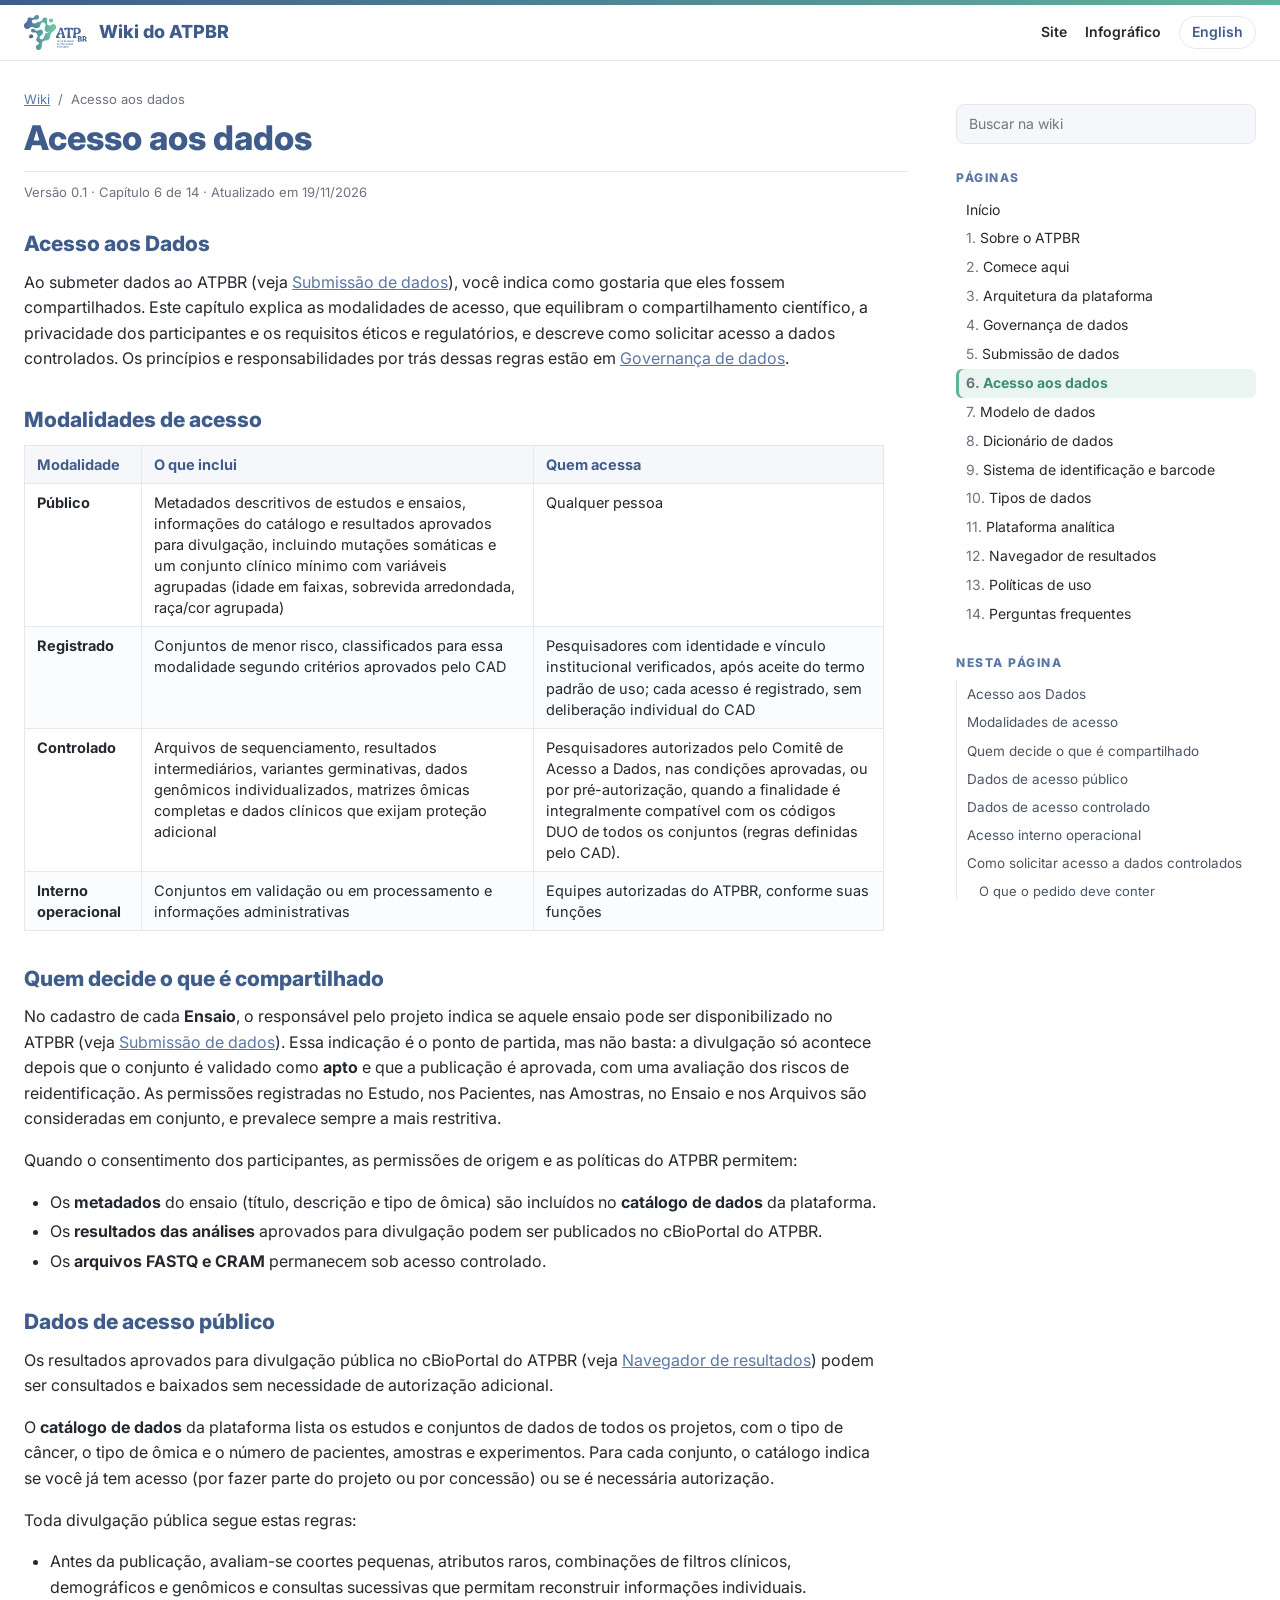
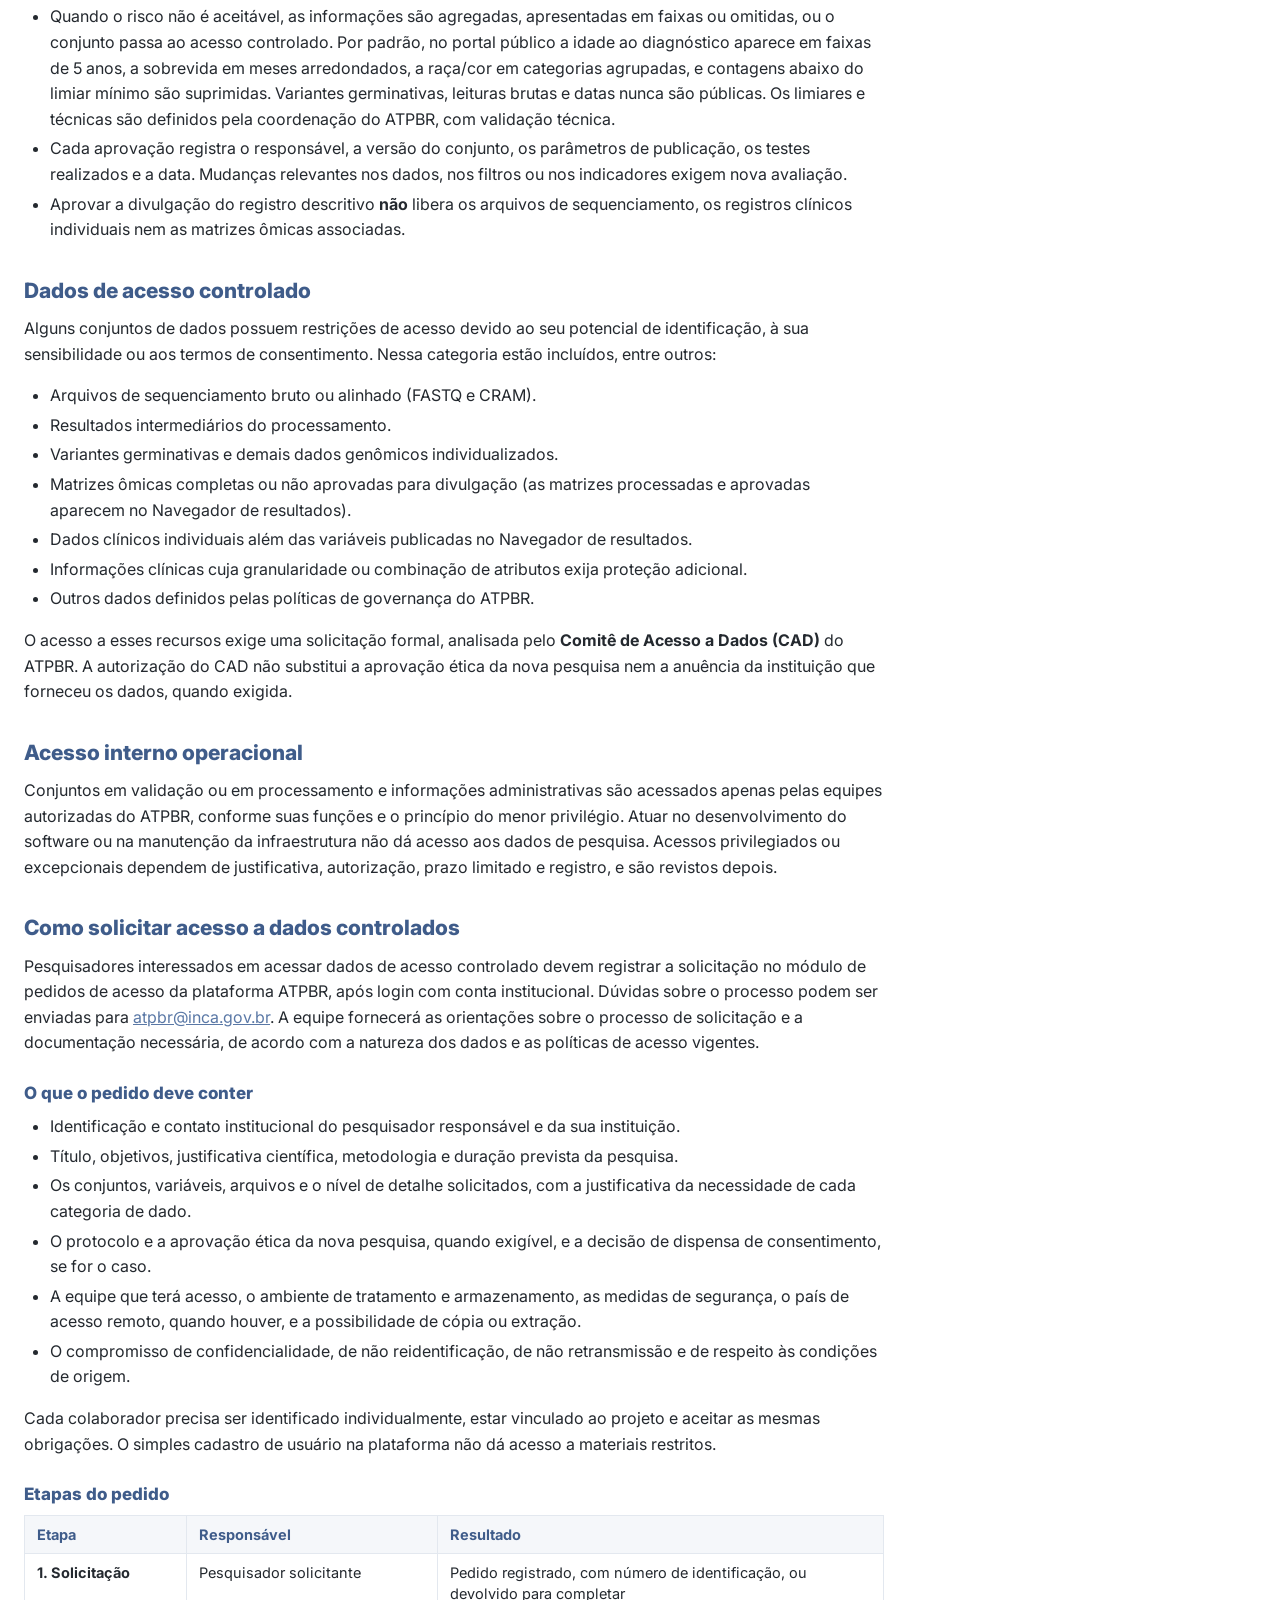
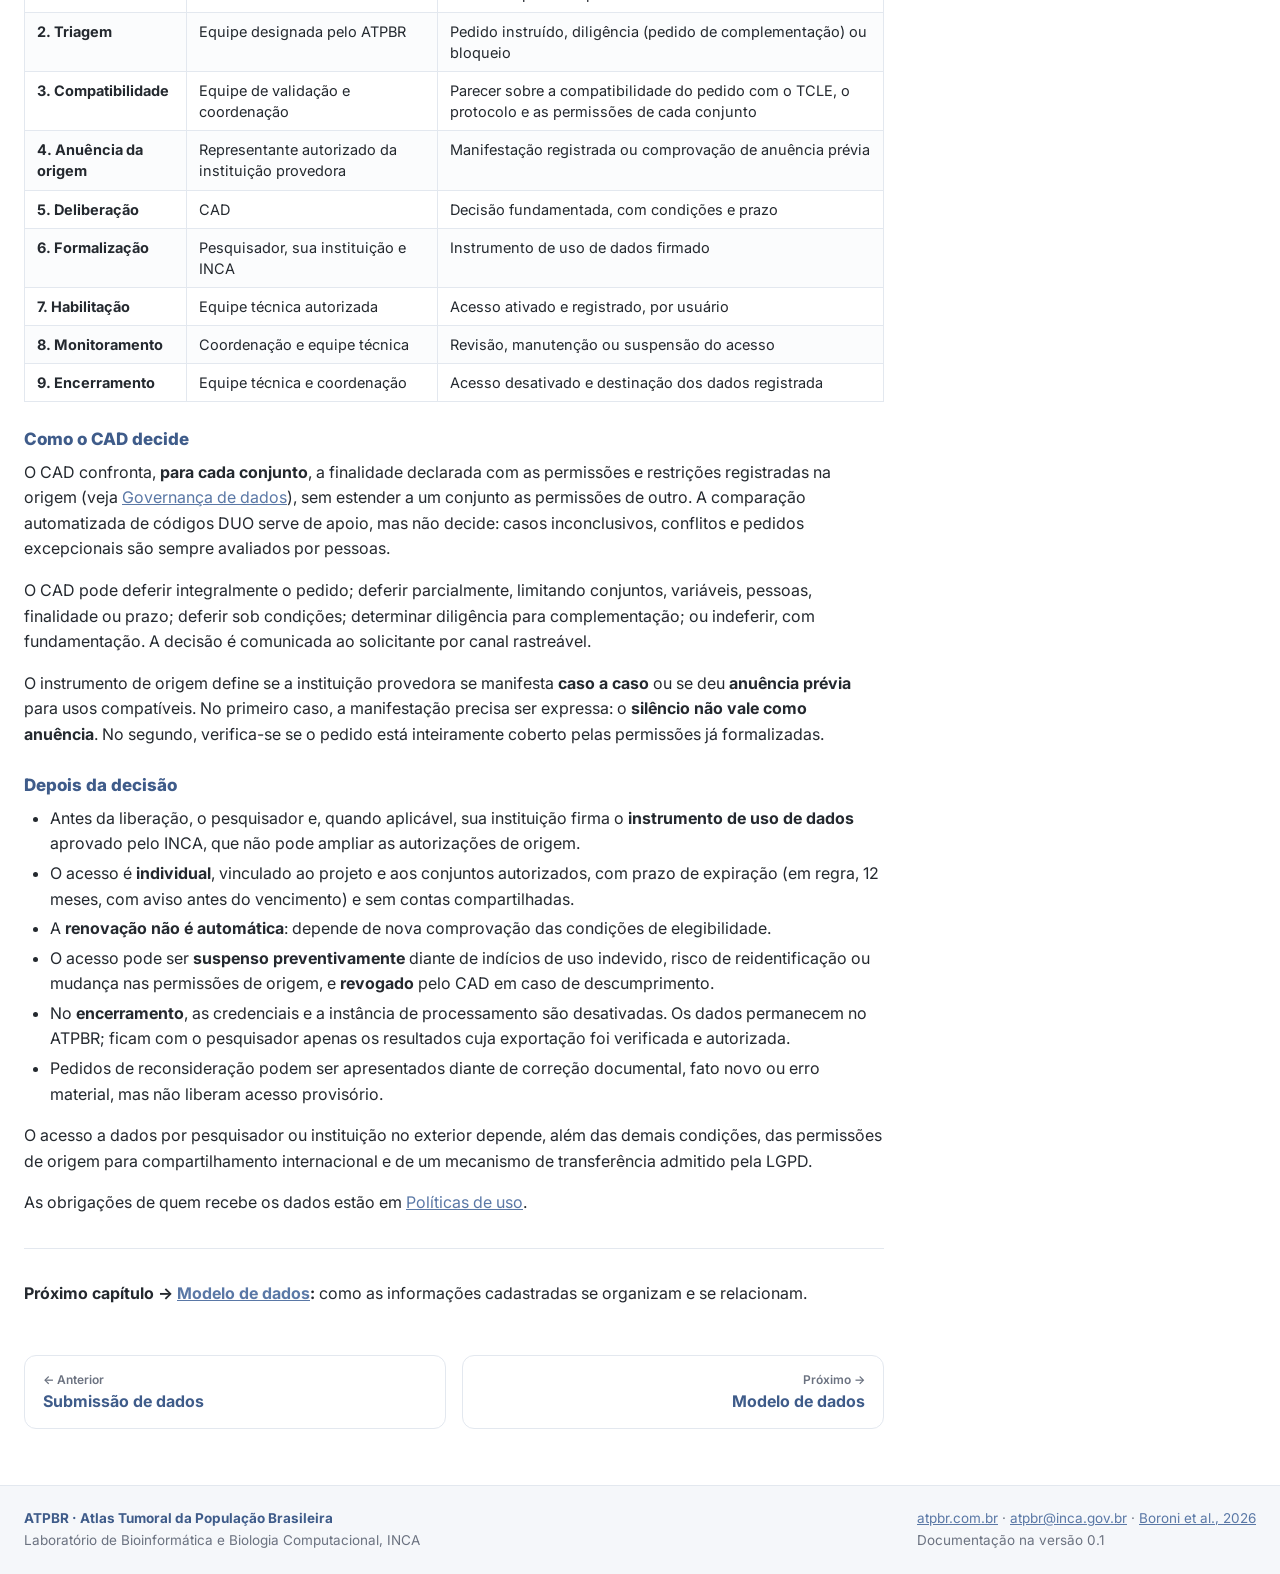
<file: wiki/acesso-aos-dados.html>
<!DOCTYPE html>
<html lang="pt-br">

<head>
    <meta charset="UTF-8">
    <meta name="viewport" content="width=device-width, initial-scale=1.0">
    <title>Acesso aos dados · Wiki do ATPBR</title>
    <meta name="description" content="Acesso aos dados: o que é aberto, o que é controlado e como solicitar acesso.">
    <link rel="alternate" hreflang="en" href="en/data-access.html">
    <link rel="icon" type="image/png" sizes="32x32" href="../assets/favicon-32x32.png">
    <link rel="icon" type="image/png" sizes="16x16" href="../assets/favicon-16x16.png">
    <link rel="apple-touch-icon" sizes="180x180" href="../assets/apple-touch-icon.png">
    <link rel="preconnect" href="https://fonts.googleapis.com">
    <link rel="preconnect" href="https://fonts.gstatic.com" crossorigin>
    <link href="https://fonts.googleapis.com/css2?family=Inter:wght@400;500;600;700;800&display=swap" rel="stylesheet">
    <link rel="stylesheet" href="wiki.css">
    <script async src="https://www.googletagmanager.com/gtm.js?id=GTM-W86MJVHT"></script>
    <script>window.dataLayer = window.dataLayer || []; function gtag(){dataLayer.push(arguments);} gtag('js', new Date());</script>
</head>

<body>
    <a class="wk-skip" href="#conteudo">Pular para o conteúdo</a>
    <header class="wk-top">
        <div class="wk-top-in">
            <a class="wk-brand" href="index.html">
                <img src="../assets/infografico/logo-atpbr.png" width="64" height="35" alt="">
                <span>Wiki do ATPBR</span>
            </a>
            <nav class="wk-top-nav" aria-label="Site">
                <a href="../index.html">Site</a>
                <a href="../infografico.html">Infográfico</a>
                <a class="wk-lang" href="en/data-access.html" hreflang="en" lang="en" title="Read this page in English">English</a>
                <button class="wk-menu" type="button" aria-controls="wk-side" aria-expanded="false">Páginas</button>
            </nav>
        </div>
    </header>

    <div class="wk-layout">
        <main class="wk-main" id="conteudo">
            <nav class="wk-crumbs" aria-label="Você está em"><a href="index.html">Wiki</a><span aria-hidden="true">/</span>Acesso aos dados</nav>
            <h1>Acesso aos dados</h1>
            <p class="wk-meta">Versão 0.1 · Capítulo 6 de 14 · Atualizado em 19/11/2026</p>
            <article class="wk-body">
<h3 id="acesso-aos-dados">Acesso aos Dados<a class="wk-anchor" href="#acesso-aos-dados" aria-label="Link para esta seção">#</a></h3>
<p>Ao submeter dados ao ATPBR (veja <a href="submissao-de-dados.html">Submissão de dados</a>), você indica como gostaria que eles fossem compartilhados. Este capítulo explica as modalidades de acesso, que equilibram o compartilhamento científico, a privacidade dos participantes e os requisitos éticos e regulatórios, e descreve como solicitar acesso a dados controlados. Os princípios e responsabilidades por trás dessas regras estão em <a href="governanca-de-dados.html">Governança de dados</a>.</p>
<h3 id="modalidades-de-acesso">Modalidades de acesso<a class="wk-anchor" href="#modalidades-de-acesso" aria-label="Link para esta seção">#</a></h3>
<div class="wk-table"><table>
<thead>
<tr>
<th style="text-align:left">Modalidade</th>
<th style="text-align:left">O que inclui</th>
<th style="text-align:left">Quem acessa</th>
</tr>
</thead>
<tbody>
<tr>
<td style="text-align:left"><strong>Público</strong></td>
<td style="text-align:left">Metadados descritivos de estudos e ensaios, informações do catálogo e resultados aprovados para divulgação, incluindo mutações somáticas e um conjunto clínico mínimo com variáveis agrupadas (idade em faixas, sobrevida arredondada, raça/cor agrupada)</td>
<td style="text-align:left">Qualquer pessoa</td>
</tr>
<tr>
<td style="text-align:left"><strong>Registrado</strong></td>
<td style="text-align:left">Conjuntos de menor risco, classificados para essa modalidade segundo critérios aprovados pelo CAD</td>
<td style="text-align:left">Pesquisadores com identidade e vínculo institucional verificados, após aceite do termo padrão de uso; cada acesso é registrado, sem deliberação individual do CAD</td>
</tr>
<tr>
<td style="text-align:left"><strong>Controlado</strong></td>
<td style="text-align:left">Arquivos de sequenciamento, resultados intermediários, variantes germinativas, dados genômicos individualizados, matrizes ômicas completas e dados clínicos que exijam proteção adicional</td>
<td style="text-align:left">Pesquisadores autorizados pelo Comitê de Acesso a Dados, nas condições aprovadas, ou por pré-autorização, quando a finalidade é integralmente compatível com os códigos DUO de todos os conjuntos (regras definidas pelo CAD).</td>
</tr>
<tr>
<td style="text-align:left"><strong>Interno operacional</strong></td>
<td style="text-align:left">Conjuntos em validação ou em processamento e informações administrativas</td>
<td style="text-align:left">Equipes autorizadas do ATPBR, conforme suas funções</td>
</tr>
</tbody>
</table></div>
<h3 id="quem-decide-o-que-e-compartilhado">Quem decide o que é compartilhado<a class="wk-anchor" href="#quem-decide-o-que-e-compartilhado" aria-label="Link para esta seção">#</a></h3>
<p>No cadastro de cada <strong>Ensaio</strong>, o responsável pelo projeto indica se aquele ensaio pode ser disponibilizado no ATPBR (veja <a href="submissao-de-dados.html">Submissão de dados</a>). Essa indicação é o ponto de partida, mas não basta: a divulgação só acontece depois que o conjunto é validado como <strong>apto</strong> e que a publicação é aprovada, com uma avaliação dos riscos de reidentificação. As permissões registradas no Estudo, nos Pacientes, nas Amostras, no Ensaio e nos Arquivos são consideradas em conjunto, e prevalece sempre a mais restritiva.</p>
<p>Quando o consentimento dos participantes, as permissões de origem e as políticas do ATPBR permitem:</p>
<ul>
<li>Os <strong>metadados</strong> do ensaio (título, descrição e tipo de ômica) são incluídos no <strong>catálogo de dados</strong> da plataforma.</li>
<li>Os <strong>resultados das análises</strong> aprovados para divulgação podem ser publicados no cBioPortal do ATPBR.</li>
<li>Os <strong>arquivos FASTQ e CRAM</strong> permanecem sob acesso controlado.</li>
</ul>
<h3 id="dados-de-acesso-publico">Dados de acesso público<a class="wk-anchor" href="#dados-de-acesso-publico" aria-label="Link para esta seção">#</a></h3>
<p>Os resultados aprovados para divulgação pública no cBioPortal do ATPBR (veja <a href="navegador-de-resultados.html">Navegador de resultados</a>) podem ser consultados e baixados sem necessidade de autorização adicional.</p>
<p>O <strong>catálogo de dados</strong> da plataforma lista os estudos e conjuntos de dados de todos os projetos, com o tipo de câncer, o tipo de ômica e o número de pacientes, amostras e experimentos. Para cada conjunto, o catálogo indica se você já tem acesso (por fazer parte do projeto ou por concessão) ou se é necessária autorização.</p>
<p>Toda divulgação pública segue estas regras:</p>
<ul>
<li>Antes da publicação, avaliam-se coortes pequenas, atributos raros, combinações de filtros clínicos, demográficos e genômicos e consultas sucessivas que permitam reconstruir informações individuais.</li>
<li>Quando o risco não é aceitável, as informações são agregadas, apresentadas em faixas ou omitidas, ou o conjunto passa ao acesso controlado. Por padrão, no portal público a idade ao diagnóstico aparece em faixas de 5 anos, a sobrevida em meses arredondados, a raça/cor em categorias agrupadas, e contagens abaixo do limiar mínimo são suprimidas. Variantes germinativas, leituras brutas e datas nunca são públicas. Os limiares e técnicas são definidos pela coordenação do ATPBR, com validação técnica.</li>
<li>Cada aprovação registra o responsável, a versão do conjunto, os parâmetros de publicação, os testes realizados e a data. Mudanças relevantes nos dados, nos filtros ou nos indicadores exigem nova avaliação.</li>
<li>Aprovar a divulgação do registro descritivo <strong>não</strong> libera os arquivos de sequenciamento, os registros clínicos individuais nem as matrizes ômicas associadas.</li>
</ul>
<h3 id="dados-de-acesso-controlado">Dados de acesso controlado<a class="wk-anchor" href="#dados-de-acesso-controlado" aria-label="Link para esta seção">#</a></h3>
<p>Alguns conjuntos de dados possuem restrições de acesso devido ao seu potencial de identificação, à sua sensibilidade ou aos termos de consentimento. Nessa categoria estão incluídos, entre outros:</p>
<ul>
<li>Arquivos de sequenciamento bruto ou alinhado (FASTQ e CRAM).</li>
<li>Resultados intermediários do processamento.</li>
<li>Variantes germinativas e demais dados genômicos individualizados.</li>
<li>Matrizes ômicas completas ou não aprovadas para divulgação (as matrizes processadas e aprovadas aparecem no Navegador de resultados).</li>
<li>Dados clínicos individuais além das variáveis publicadas no Navegador de resultados.</li>
<li>Informações clínicas cuja granularidade ou combinação de atributos exija proteção adicional.</li>
<li>Outros dados definidos pelas políticas de governança do ATPBR.</li>
</ul>
<p>O acesso a esses recursos exige uma solicitação formal, analisada pelo <strong>Comitê de Acesso a Dados (CAD)</strong> do ATPBR. A autorização do CAD não substitui a aprovação ética da nova pesquisa nem a anuência da instituição que forneceu os dados, quando exigida.</p>
<h3 id="acesso-interno-operacional">Acesso interno operacional<a class="wk-anchor" href="#acesso-interno-operacional" aria-label="Link para esta seção">#</a></h3>
<p>Conjuntos em validação ou em processamento e informações administrativas são acessados apenas pelas equipes autorizadas do ATPBR, conforme suas funções e o princípio do menor privilégio. Atuar no desenvolvimento do software ou na manutenção da infraestrutura não dá acesso aos dados de pesquisa. Acessos privilegiados ou excepcionais dependem de justificativa, autorização, prazo limitado e registro, e são revistos depois.</p>
<h3 id="como-solicitar-acesso-a-dados-controlados">Como solicitar acesso a dados controlados<a class="wk-anchor" href="#como-solicitar-acesso-a-dados-controlados" aria-label="Link para esta seção">#</a></h3>
<p>Pesquisadores interessados em acessar dados de acesso controlado devem registrar a solicitação no módulo de pedidos de acesso da plataforma ATPBR, após login com conta institucional. Dúvidas sobre o processo podem ser enviadas para <a href="mailto:atpbr@inca.gov.br">atpbr@inca.gov.br</a>. A equipe fornecerá as orientações sobre o processo de solicitação e a documentação necessária, de acordo com a natureza dos dados e as políticas de acesso vigentes.</p>
<h4 id="o-que-o-pedido-deve-conter">O que o pedido deve conter<a class="wk-anchor" href="#o-que-o-pedido-deve-conter" aria-label="Link para esta seção">#</a></h4>
<ul>
<li>Identificação e contato institucional do pesquisador responsável e da sua instituição.</li>
<li>Título, objetivos, justificativa científica, metodologia e duração prevista da pesquisa.</li>
<li>Os conjuntos, variáveis, arquivos e o nível de detalhe solicitados, com a justificativa da necessidade de cada categoria de dado.</li>
<li>O protocolo e a aprovação ética da nova pesquisa, quando exigível, e a decisão de dispensa de consentimento, se for o caso.</li>
<li>A equipe que terá acesso, o ambiente de tratamento e armazenamento, as medidas de segurança, o país de acesso remoto, quando houver, e a possibilidade de cópia ou extração.</li>
<li>O compromisso de confidencialidade, de não reidentificação, de não retransmissão e de respeito às condições de origem.</li>
</ul>
<p>Cada colaborador precisa ser identificado individualmente, estar vinculado ao projeto e aceitar as mesmas obrigações. O simples cadastro de usuário na plataforma não dá acesso a materiais restritos.</p>
<h4 id="etapas-do-pedido">Etapas do pedido<a class="wk-anchor" href="#etapas-do-pedido" aria-label="Link para esta seção">#</a></h4>
<div class="wk-table"><table>
<thead>
<tr>
<th style="text-align:left">Etapa</th>
<th style="text-align:left">Responsável</th>
<th style="text-align:left">Resultado</th>
</tr>
</thead>
<tbody>
<tr>
<td style="text-align:left"><strong>1. Solicitação</strong></td>
<td style="text-align:left">Pesquisador solicitante</td>
<td style="text-align:left">Pedido registrado, com número de identificação, ou devolvido para completar</td>
</tr>
<tr>
<td style="text-align:left"><strong>2. Triagem</strong></td>
<td style="text-align:left">Equipe designada pelo ATPBR</td>
<td style="text-align:left">Pedido instruído, diligência (pedido de complementação) ou bloqueio</td>
</tr>
<tr>
<td style="text-align:left"><strong>3. Compatibilidade</strong></td>
<td style="text-align:left">Equipe de validação e coordenação</td>
<td style="text-align:left">Parecer sobre a compatibilidade do pedido com o TCLE, o protocolo e as permissões de cada conjunto</td>
</tr>
<tr>
<td style="text-align:left"><strong>4. Anuência da origem</strong></td>
<td style="text-align:left">Representante autorizado da instituição provedora</td>
<td style="text-align:left">Manifestação registrada ou comprovação de anuência prévia</td>
</tr>
<tr>
<td style="text-align:left"><strong>5. Deliberação</strong></td>
<td style="text-align:left">CAD</td>
<td style="text-align:left">Decisão fundamentada, com condições e prazo</td>
</tr>
<tr>
<td style="text-align:left"><strong>6. Formalização</strong></td>
<td style="text-align:left">Pesquisador, sua instituição e INCA</td>
<td style="text-align:left">Instrumento de uso de dados firmado</td>
</tr>
<tr>
<td style="text-align:left"><strong>7. Habilitação</strong></td>
<td style="text-align:left">Equipe técnica autorizada</td>
<td style="text-align:left">Acesso ativado e registrado, por usuário</td>
</tr>
<tr>
<td style="text-align:left"><strong>8. Monitoramento</strong></td>
<td style="text-align:left">Coordenação e equipe técnica</td>
<td style="text-align:left">Revisão, manutenção ou suspensão do acesso</td>
</tr>
<tr>
<td style="text-align:left"><strong>9. Encerramento</strong></td>
<td style="text-align:left">Equipe técnica e coordenação</td>
<td style="text-align:left">Acesso desativado e destinação dos dados registrada</td>
</tr>
</tbody>
</table></div>
<h4 id="como-o-cad-decide">Como o CAD decide<a class="wk-anchor" href="#como-o-cad-decide" aria-label="Link para esta seção">#</a></h4>
<p>O CAD confronta, <strong>para cada conjunto</strong>, a finalidade declarada com as permissões e restrições registradas na origem (veja <a href="governanca-de-dados.html">Governança de dados</a>), sem estender a um conjunto as permissões de outro. A comparação automatizada de códigos DUO serve de apoio, mas não decide: casos inconclusivos, conflitos e pedidos excepcionais são sempre avaliados por pessoas.</p>
<p>O CAD pode deferir integralmente o pedido; deferir parcialmente, limitando conjuntos, variáveis, pessoas, finalidade ou prazo; deferir sob condições; determinar diligência para complementação; ou indeferir, com fundamentação. A decisão é comunicada ao solicitante por canal rastreável.</p>
<p>O instrumento de origem define se a instituição provedora se manifesta <strong>caso a caso</strong> ou se deu <strong>anuência prévia</strong> para usos compatíveis. No primeiro caso, a manifestação precisa ser expressa: o <strong>silêncio não vale como anuência</strong>. No segundo, verifica-se se o pedido está inteiramente coberto pelas permissões já formalizadas.</p>
<h4 id="depois-da-decisao">Depois da decisão<a class="wk-anchor" href="#depois-da-decisao" aria-label="Link para esta seção">#</a></h4>
<ul>
<li>Antes da liberação, o pesquisador e, quando aplicável, sua instituição firma o <strong>instrumento de uso de dados</strong> aprovado pelo INCA, que não pode ampliar as autorizações de origem.</li>
<li>O acesso é <strong>individual</strong>, vinculado ao projeto e aos conjuntos autorizados, com prazo de expiração (em regra, 12 meses, com aviso antes do vencimento) e sem contas compartilhadas.</li>
<li>A <strong>renovação não é automática</strong>: depende de nova comprovação das condições de elegibilidade.</li>
<li>O acesso pode ser <strong>suspenso preventivamente</strong> diante de indícios de uso indevido, risco de reidentificação ou mudança nas permissões de origem, e <strong>revogado</strong> pelo CAD em caso de descumprimento.</li>
<li>No <strong>encerramento</strong>, as credenciais e a instância de processamento são desativadas. Os dados permanecem no ATPBR; ficam com o pesquisador apenas os resultados cuja exportação foi verificada e autorizada.</li>
<li>Pedidos de reconsideração podem ser apresentados diante de correção documental, fato novo ou erro material, mas não liberam acesso provisório.</li>
</ul>
<p>O acesso a dados por pesquisador ou instituição no exterior depende, além das demais condições, das permissões de origem para compartilhamento internacional e de um mecanismo de transferência admitido pela LGPD.</p>
<p>As obrigações de quem recebe os dados estão em <a href="politicas-de-uso.html">Políticas de uso</a>.</p>
<hr />
<p><strong>Próximo capítulo → <a href="modelo-de-dados.html">Modelo de dados</a>:</strong> como as informações cadastradas se organizam e se relacionam.</p>

            </article>
            <nav class="wk-pager" aria-label="Capítulos">
                <a class="wk-prev" href="submissao-de-dados.html"><small>← Anterior</small>Submissão de dados</a>
                <a class="wk-next" href="modelo-de-dados.html"><small>Próximo →</small>Modelo de dados</a>
            </nav>
        </main>

        <aside class="wk-side" id="wk-side">
            <div class="wk-search">
                <label for="wk-q" class="wk-visually-hidden">Buscar na wiki</label>
                <input id="wk-q" type="search" placeholder="Buscar na wiki" autocomplete="off">
            </div>
            <div id="wk-results" class="wk-results" hidden data-empty="Nada encontrado para"></div>
            <div id="wk-nav">
                <h2 class="wk-side-title">Páginas</h2>
                <ol class="wk-pages">
                    <li class="wk-home"><a href="index.html">Início</a></li>
<li><a href="sobre-o-atpbr.html">Sobre o ATPBR</a></li>
<li><a href="comece-aqui.html">Comece aqui</a></li>
<li><a href="arquitetura-da-plataforma.html">Arquitetura da plataforma</a></li>
<li><a href="governanca-de-dados.html">Governança de dados</a></li>
<li><a href="submissao-de-dados.html">Submissão de dados</a></li>
<li><a href="acesso-aos-dados.html" aria-current="page">Acesso aos dados</a></li>
<li><a href="modelo-de-dados.html">Modelo de dados</a></li>
<li><a href="dicionario-de-dados.html">Dicionário de dados</a></li>
<li><a href="sistema-de-identificacao-e-barcode.html">Sistema de identificação e barcode</a></li>
<li><a href="tipos-de-dados.html">Tipos de dados</a></li>
<li><a href="plataforma-analitica.html">Plataforma analítica</a></li>
<li><a href="navegador-de-resultados.html">Navegador de resultados</a></li>
<li><a href="politicas-de-uso.html">Políticas de uso</a></li>
<li><a href="perguntas-frequentes.html">Perguntas frequentes</a></li>
                </ol>
                <h2 class="wk-side-title">Nesta página</h2>
<ul class="wk-toc">
<li class=""><a href="#acesso-aos-dados">Acesso aos Dados</a></li>
<li class=""><a href="#modalidades-de-acesso">Modalidades de acesso</a></li>
<li class=""><a href="#quem-decide-o-que-e-compartilhado">Quem decide o que é compartilhado</a></li>
<li class=""><a href="#dados-de-acesso-publico">Dados de acesso público</a></li>
<li class=""><a href="#dados-de-acesso-controlado">Dados de acesso controlado</a></li>
<li class=""><a href="#acesso-interno-operacional">Acesso interno operacional</a></li>
<li class=""><a href="#como-solicitar-acesso-a-dados-controlados">Como solicitar acesso a dados controlados</a></li>
<li class="wk-sub"><a href="#o-que-o-pedido-deve-conter">O que o pedido deve conter</a></li>
<li class="wk-sub"><a href="#etapas-do-pedido">Etapas do pedido</a></li>
<li class="wk-sub"><a href="#como-o-cad-decide">Como o CAD decide</a></li>
<li class="wk-sub"><a href="#depois-da-decisao">Depois da decisão</a></li>
</ul>
            </div>
        </aside>
    </div>

    <footer class="wk-foot">
        <div class="wk-foot-in">
            <p><strong>ATPBR · Atlas Tumoral da População Brasileira</strong><br>
                Laboratório de Bioinformática e Biologia Computacional, INCA</p>
            <p><a href="https://atpbr.com.br">atpbr.com.br</a> · <a href="mailto:atpbr@inca.gov.br">atpbr@inca.gov.br</a> ·
                <a href="https://doi.org/10.1016/j.lana.2026.101397" target="_blank" rel="noopener">Boroni et al., 2026</a><br>
                Documentação na versão 0.1</p>
        </div>
    </footer>

    <script src="search-index.js"></script>
    <script src="wiki.js"></script>
</body>

</html>
</file>
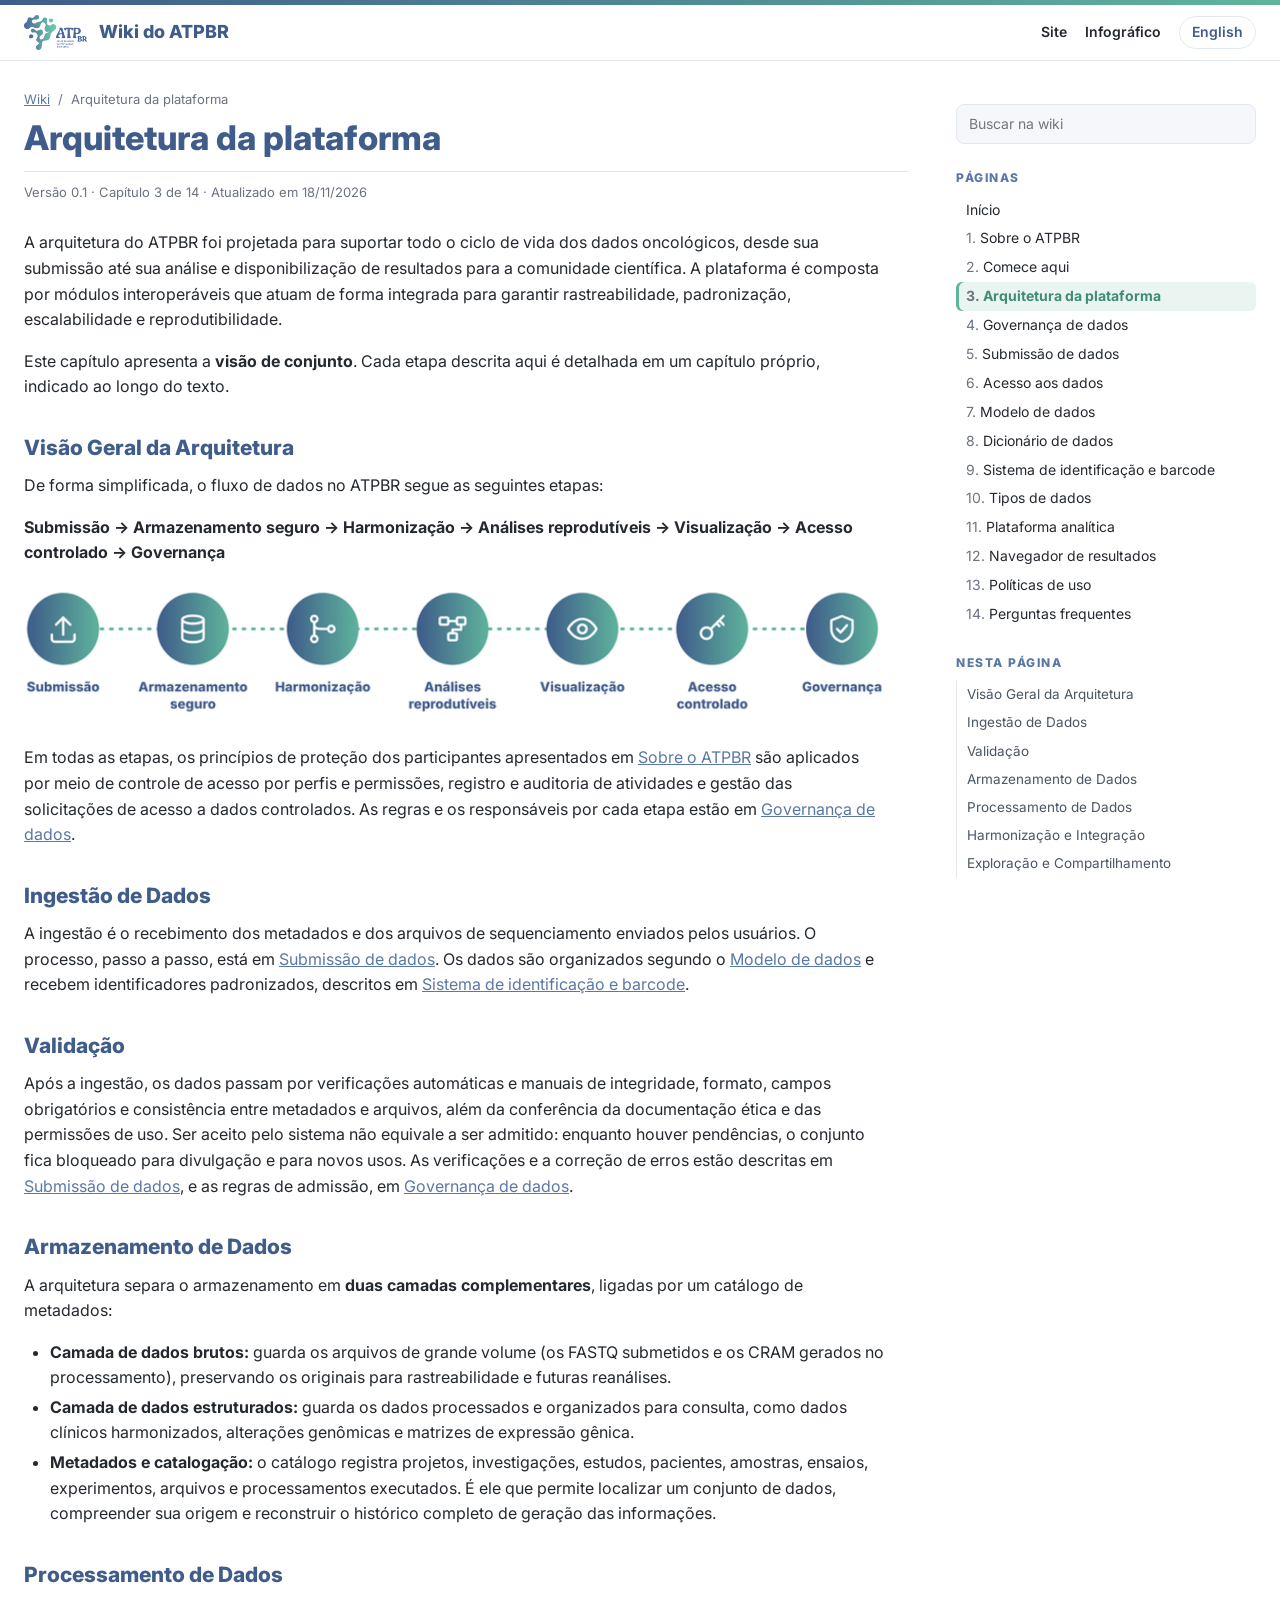
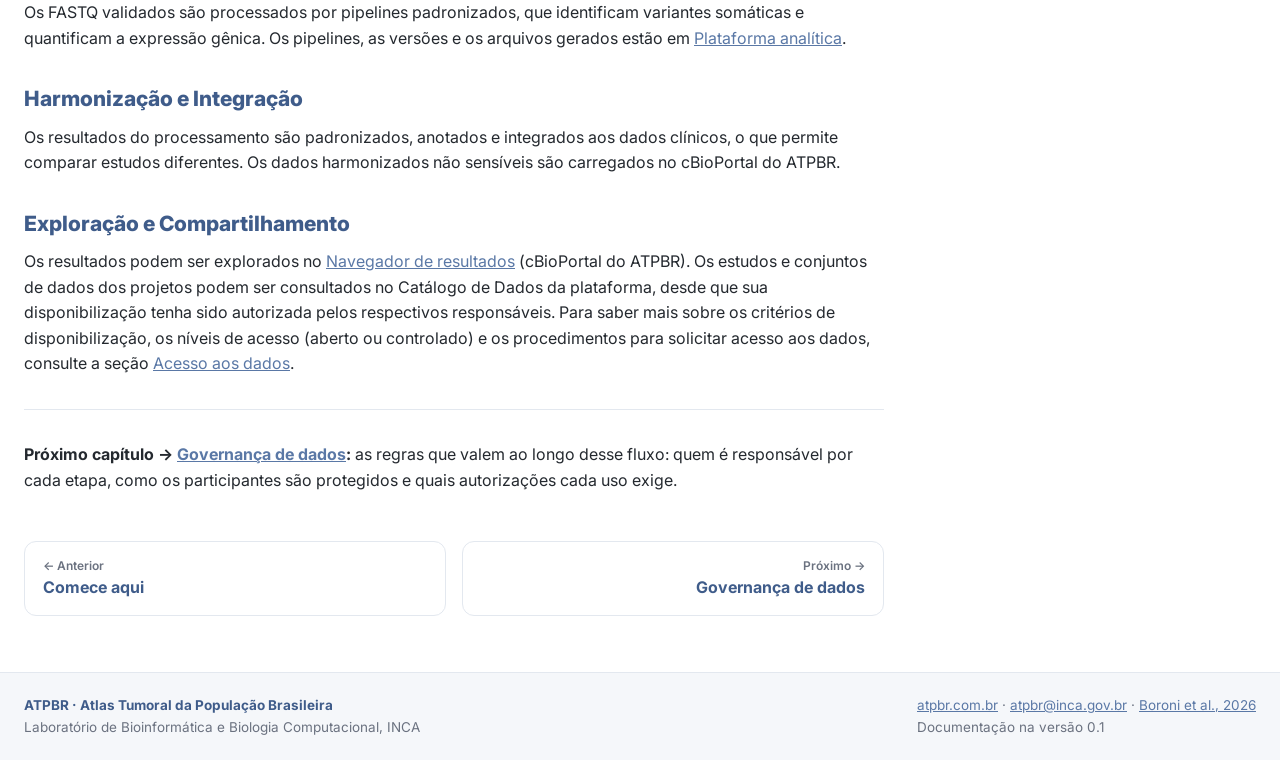
<file: wiki/arquitetura-da-plataforma.html>
<!DOCTYPE html>
<html lang="pt-br">

<head>
    <meta charset="UTF-8">
    <meta name="viewport" content="width=device-width, initial-scale=1.0">
    <title>Arquitetura da plataforma · Wiki do ATPBR</title>
    <meta name="description" content="Arquitetura da plataforma: visão geral do caminho que os dados percorrem.">
    <link rel="alternate" hreflang="en" href="en/platform-architecture.html">
    <link rel="icon" type="image/png" sizes="32x32" href="../assets/favicon-32x32.png">
    <link rel="icon" type="image/png" sizes="16x16" href="../assets/favicon-16x16.png">
    <link rel="apple-touch-icon" sizes="180x180" href="../assets/apple-touch-icon.png">
    <link rel="preconnect" href="https://fonts.googleapis.com">
    <link rel="preconnect" href="https://fonts.gstatic.com" crossorigin>
    <link href="https://fonts.googleapis.com/css2?family=Inter:wght@400;500;600;700;800&display=swap" rel="stylesheet">
    <link rel="stylesheet" href="wiki.css">
    <script async src="https://www.googletagmanager.com/gtm.js?id=GTM-W86MJVHT"></script>
    <script>window.dataLayer = window.dataLayer || []; function gtag(){dataLayer.push(arguments);} gtag('js', new Date());</script>
</head>

<body>
    <a class="wk-skip" href="#conteudo">Pular para o conteúdo</a>
    <header class="wk-top">
        <div class="wk-top-in">
            <a class="wk-brand" href="index.html">
                <img src="../assets/infografico/logo-atpbr.png" width="64" height="35" alt="">
                <span>Wiki do ATPBR</span>
            </a>
            <nav class="wk-top-nav" aria-label="Site">
                <a href="../index.html">Site</a>
                <a href="../infografico.html">Infográfico</a>
                <a class="wk-lang" href="en/platform-architecture.html" hreflang="en" lang="en" title="Read this page in English">English</a>
                <button class="wk-menu" type="button" aria-controls="wk-side" aria-expanded="false">Páginas</button>
            </nav>
        </div>
    </header>

    <div class="wk-layout">
        <main class="wk-main" id="conteudo">
            <nav class="wk-crumbs" aria-label="Você está em"><a href="index.html">Wiki</a><span aria-hidden="true">/</span>Arquitetura da plataforma</nav>
            <h1>Arquitetura da plataforma</h1>
            <p class="wk-meta">Versão 0.1 · Capítulo 3 de 14 · Atualizado em 18/11/2026</p>
            <article class="wk-body">
<p>A arquitetura do ATPBR foi projetada para suportar todo o ciclo de vida dos dados oncológicos, desde sua submissão até sua análise e disponibilização de resultados para a comunidade científica. A plataforma é composta por módulos interoperáveis que atuam de forma integrada para garantir rastreabilidade, padronização, escalabilidade e reprodutibilidade.</p>
<p>Este capítulo apresenta a <strong>visão de conjunto</strong>. Cada etapa descrita aqui é detalhada em um capítulo próprio, indicado ao longo do texto.</p>
<h3 id="visao-geral-da-arquitetura">Visão Geral da Arquitetura<a class="wk-anchor" href="#visao-geral-da-arquitetura" aria-label="Link para esta seção">#</a></h3>
<p>De forma simplificada, o fluxo de dados no ATPBR segue as seguintes etapas:</p>
<p><strong>Submissão → Armazenamento seguro → Harmonização → Análises reprodutíveis → Visualização → Acesso controlado → Governança</strong></p>
<p><img src="images/fluxo_arquitetura.png" alt="Fluxo de dados no ATPBR: Submissão, Armazenamento seguro, Harmonização, Análises reprodutíveis, Visualização, Acesso controlado e Governança" /></p>
<p>Em todas as etapas, os princípios de proteção dos participantes apresentados em <a href="sobre-o-atpbr.html">Sobre o ATPBR</a> são aplicados por meio de controle de acesso por perfis e permissões, registro e auditoria de atividades e gestão das solicitações de acesso a dados controlados. As regras e os responsáveis por cada etapa estão em <a href="governanca-de-dados.html">Governança de dados</a>.</p>
<h3 id="ingestao-de-dados">Ingestão de Dados<a class="wk-anchor" href="#ingestao-de-dados" aria-label="Link para esta seção">#</a></h3>
<p>A ingestão é o recebimento dos metadados e dos arquivos de sequenciamento enviados pelos usuários. O processo, passo a passo, está em <a href="submissao-de-dados.html">Submissão de dados</a>. Os dados são organizados segundo o <a href="modelo-de-dados.html">Modelo de dados</a> e recebem identificadores padronizados, descritos em <a href="sistema-de-identificacao-e-barcode.html">Sistema de identificação e barcode</a>.</p>
<h3 id="validacao">Validação<a class="wk-anchor" href="#validacao" aria-label="Link para esta seção">#</a></h3>
<p>Após a ingestão, os dados passam por verificações automáticas e manuais de integridade, formato, campos obrigatórios e consistência entre metadados e arquivos, além da conferência da documentação ética e das permissões de uso. Ser aceito pelo sistema não equivale a ser admitido: enquanto houver pendências, o conjunto fica bloqueado para divulgação e para novos usos. As verificações e a correção de erros estão descritas em <a href="submissao-de-dados.html">Submissão de dados</a>, e as regras de admissão, em <a href="governanca-de-dados.html">Governança de dados</a>.</p>
<h3 id="armazenamento-de-dados">Armazenamento de Dados<a class="wk-anchor" href="#armazenamento-de-dados" aria-label="Link para esta seção">#</a></h3>
<p>A arquitetura separa o armazenamento em <strong>duas camadas complementares</strong>, ligadas por um catálogo de metadados:</p>
<ul>
<li><strong>Camada de dados brutos:</strong> guarda os arquivos de grande volume (os FASTQ submetidos e os CRAM gerados no processamento), preservando os originais para rastreabilidade e futuras reanálises.</li>
<li><strong>Camada de dados estruturados:</strong> guarda os dados processados e organizados para consulta, como dados clínicos harmonizados, alterações genômicas e matrizes de expressão gênica.</li>
<li><strong>Metadados e catalogação:</strong> o catálogo registra projetos, investigações, estudos, pacientes, amostras, ensaios, experimentos, arquivos e processamentos executados. É ele que permite localizar um conjunto de dados, compreender sua origem e reconstruir o histórico completo de geração das informações.</li>
</ul>
<h3 id="processamento-de-dados">Processamento de Dados<a class="wk-anchor" href="#processamento-de-dados" aria-label="Link para esta seção">#</a></h3>
<p>Os FASTQ validados são processados por pipelines padronizados, que identificam variantes somáticas e quantificam a expressão gênica. Os pipelines, as versões e os arquivos gerados estão em <a href="plataforma-analitica.html">Plataforma analítica</a>.</p>
<h3 id="harmonizacao-e-integracao">Harmonização e Integração<a class="wk-anchor" href="#harmonizacao-e-integracao" aria-label="Link para esta seção">#</a></h3>
<p>Os resultados do processamento são padronizados, anotados e integrados aos dados clínicos, o que permite comparar estudos diferentes. Os dados harmonizados não sensíveis são carregados no cBioPortal do ATPBR.</p>
<h3 id="exploracao-e-compartilhamento">Exploração e Compartilhamento<a class="wk-anchor" href="#exploracao-e-compartilhamento" aria-label="Link para esta seção">#</a></h3>
<p>Os resultados podem ser explorados no <a href="navegador-de-resultados.html">Navegador de resultados</a> (cBioPortal do ATPBR). Os estudos e conjuntos de dados dos projetos podem ser consultados no Catálogo de Dados da plataforma, desde que sua disponibilização tenha sido autorizada pelos respectivos responsáveis. Para saber mais sobre os critérios de disponibilização, os níveis de acesso (aberto ou controlado) e os procedimentos para solicitar acesso aos dados, consulte a seção <a href="acesso-aos-dados.html">Acesso aos dados</a>.</p>
<hr />
<p><strong>Próximo capítulo → <a href="governanca-de-dados.html">Governança de dados</a>:</strong> as regras que valem ao longo desse fluxo: quem é responsável por cada etapa, como os participantes são protegidos e quais autorizações cada uso exige.</p>

            </article>
            <nav class="wk-pager" aria-label="Capítulos">
                <a class="wk-prev" href="comece-aqui.html"><small>← Anterior</small>Comece aqui</a>
                <a class="wk-next" href="governanca-de-dados.html"><small>Próximo →</small>Governança de dados</a>
            </nav>
        </main>

        <aside class="wk-side" id="wk-side">
            <div class="wk-search">
                <label for="wk-q" class="wk-visually-hidden">Buscar na wiki</label>
                <input id="wk-q" type="search" placeholder="Buscar na wiki" autocomplete="off">
            </div>
            <div id="wk-results" class="wk-results" hidden data-empty="Nada encontrado para"></div>
            <div id="wk-nav">
                <h2 class="wk-side-title">Páginas</h2>
                <ol class="wk-pages">
                    <li class="wk-home"><a href="index.html">Início</a></li>
<li><a href="sobre-o-atpbr.html">Sobre o ATPBR</a></li>
<li><a href="comece-aqui.html">Comece aqui</a></li>
<li><a href="arquitetura-da-plataforma.html" aria-current="page">Arquitetura da plataforma</a></li>
<li><a href="governanca-de-dados.html">Governança de dados</a></li>
<li><a href="submissao-de-dados.html">Submissão de dados</a></li>
<li><a href="acesso-aos-dados.html">Acesso aos dados</a></li>
<li><a href="modelo-de-dados.html">Modelo de dados</a></li>
<li><a href="dicionario-de-dados.html">Dicionário de dados</a></li>
<li><a href="sistema-de-identificacao-e-barcode.html">Sistema de identificação e barcode</a></li>
<li><a href="tipos-de-dados.html">Tipos de dados</a></li>
<li><a href="plataforma-analitica.html">Plataforma analítica</a></li>
<li><a href="navegador-de-resultados.html">Navegador de resultados</a></li>
<li><a href="politicas-de-uso.html">Políticas de uso</a></li>
<li><a href="perguntas-frequentes.html">Perguntas frequentes</a></li>
                </ol>
                <h2 class="wk-side-title">Nesta página</h2>
<ul class="wk-toc">
<li class=""><a href="#visao-geral-da-arquitetura">Visão Geral da Arquitetura</a></li>
<li class=""><a href="#ingestao-de-dados">Ingestão de Dados</a></li>
<li class=""><a href="#validacao">Validação</a></li>
<li class=""><a href="#armazenamento-de-dados">Armazenamento de Dados</a></li>
<li class=""><a href="#processamento-de-dados">Processamento de Dados</a></li>
<li class=""><a href="#harmonizacao-e-integracao">Harmonização e Integração</a></li>
<li class=""><a href="#exploracao-e-compartilhamento">Exploração e Compartilhamento</a></li>
</ul>
            </div>
        </aside>
    </div>

    <footer class="wk-foot">
        <div class="wk-foot-in">
            <p><strong>ATPBR · Atlas Tumoral da População Brasileira</strong><br>
                Laboratório de Bioinformática e Biologia Computacional, INCA</p>
            <p><a href="https://atpbr.com.br">atpbr.com.br</a> · <a href="mailto:atpbr@inca.gov.br">atpbr@inca.gov.br</a> ·
                <a href="https://doi.org/10.1016/j.lana.2026.101397" target="_blank" rel="noopener">Boroni et al., 2026</a><br>
                Documentação na versão 0.1</p>
        </div>
    </footer>

    <script src="search-index.js"></script>
    <script src="wiki.js"></script>
</body>

</html>
</file>
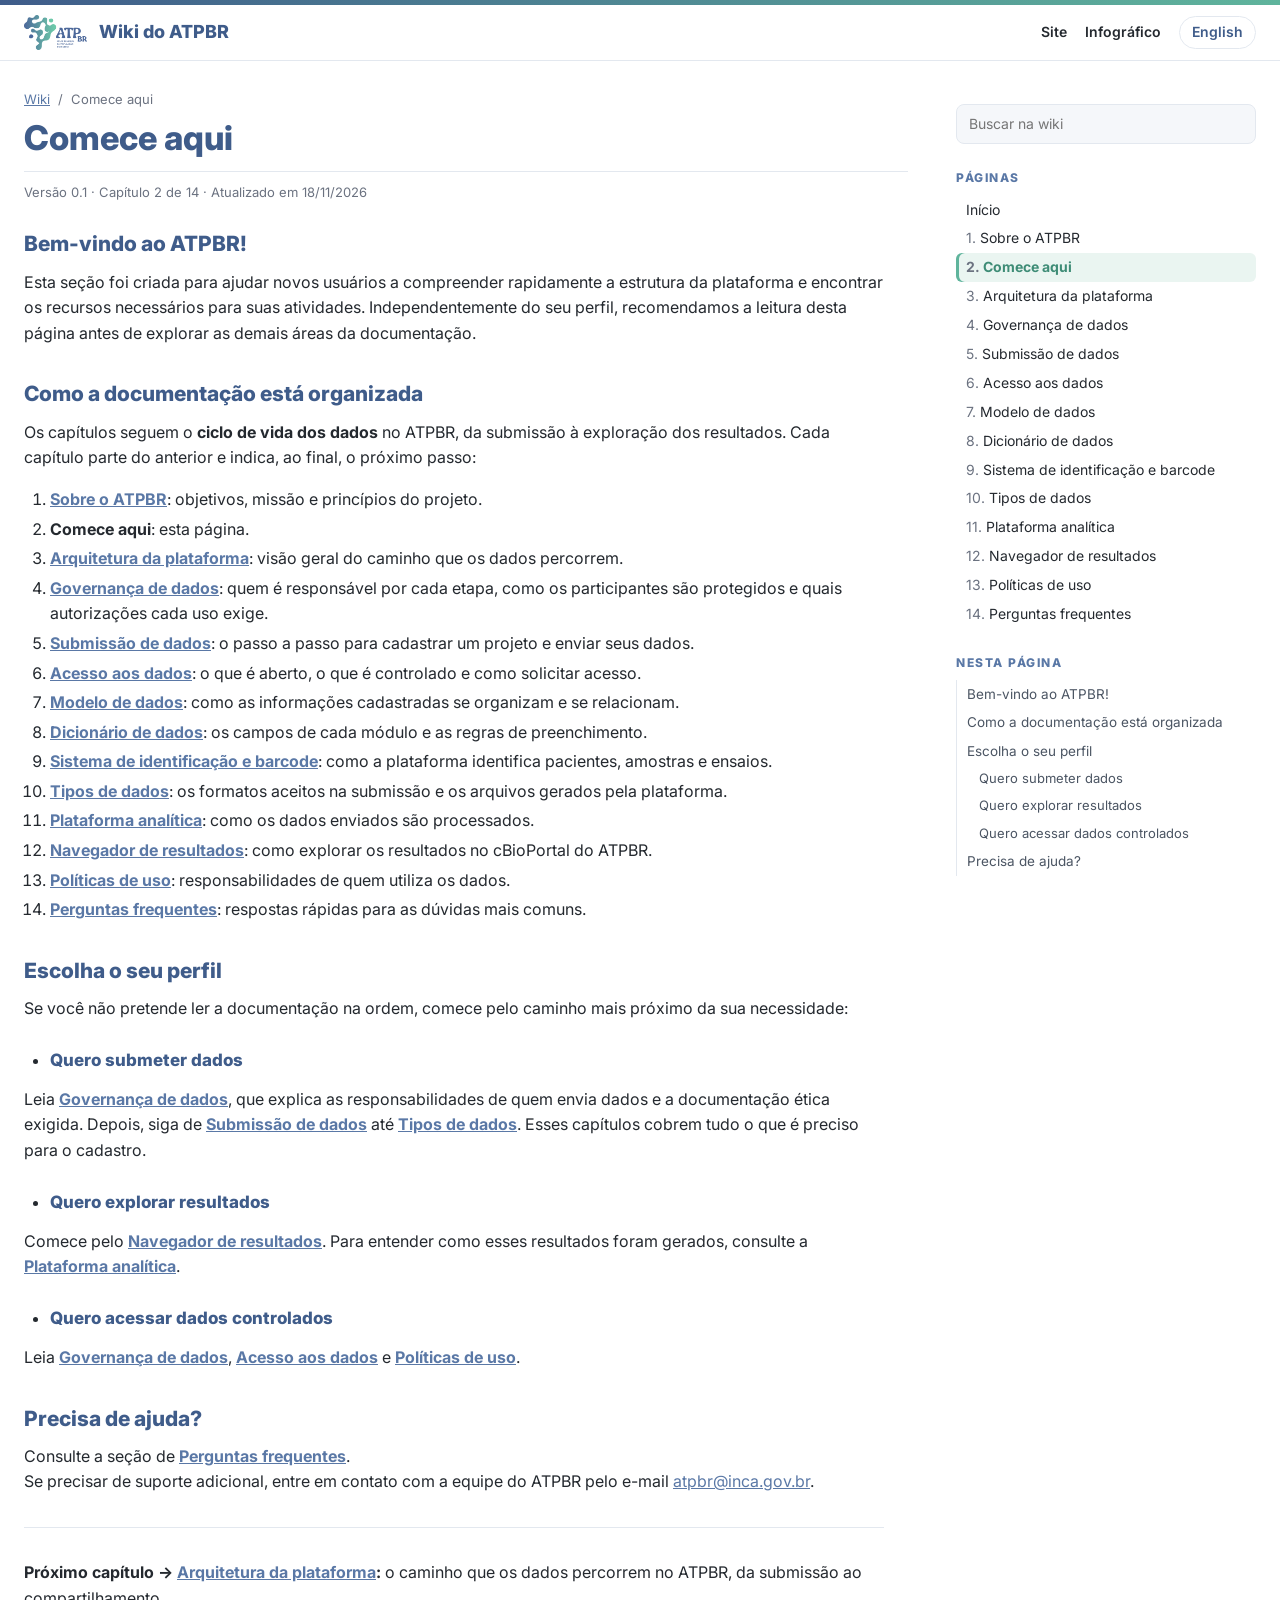
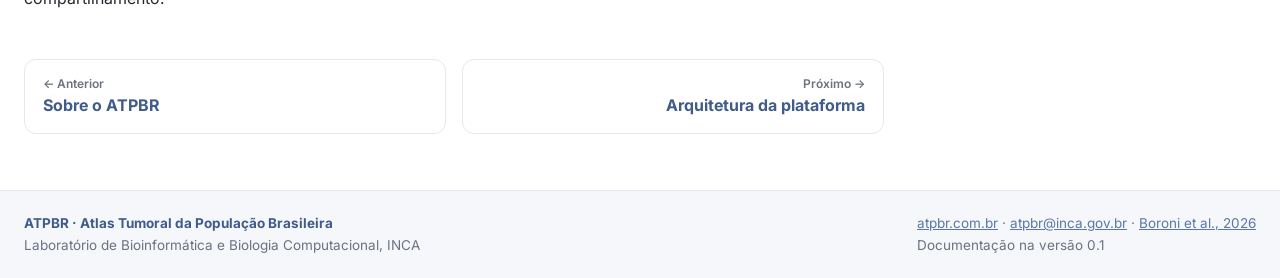
<file: wiki/comece-aqui.html>
<!DOCTYPE html>
<html lang="pt-br">

<head>
    <meta charset="UTF-8">
    <meta name="viewport" content="width=device-width, initial-scale=1.0">
    <title>Comece aqui · Wiki do ATPBR</title>
    <meta name="description" content="Comece aqui: como a documentação está organizada e por onde começar.">
    <link rel="alternate" hreflang="en" href="en/start-here.html">
    <link rel="icon" type="image/png" sizes="32x32" href="../assets/favicon-32x32.png">
    <link rel="icon" type="image/png" sizes="16x16" href="../assets/favicon-16x16.png">
    <link rel="apple-touch-icon" sizes="180x180" href="../assets/apple-touch-icon.png">
    <link rel="preconnect" href="https://fonts.googleapis.com">
    <link rel="preconnect" href="https://fonts.gstatic.com" crossorigin>
    <link href="https://fonts.googleapis.com/css2?family=Inter:wght@400;500;600;700;800&display=swap" rel="stylesheet">
    <link rel="stylesheet" href="wiki.css">
    <script async src="https://www.googletagmanager.com/gtm.js?id=GTM-W86MJVHT"></script>
    <script>window.dataLayer = window.dataLayer || []; function gtag(){dataLayer.push(arguments);} gtag('js', new Date());</script>
</head>

<body>
    <a class="wk-skip" href="#conteudo">Pular para o conteúdo</a>
    <header class="wk-top">
        <div class="wk-top-in">
            <a class="wk-brand" href="index.html">
                <img src="../assets/infografico/logo-atpbr.png" width="64" height="35" alt="">
                <span>Wiki do ATPBR</span>
            </a>
            <nav class="wk-top-nav" aria-label="Site">
                <a href="../index.html">Site</a>
                <a href="../infografico.html">Infográfico</a>
                <a class="wk-lang" href="en/start-here.html" hreflang="en" lang="en" title="Read this page in English">English</a>
                <button class="wk-menu" type="button" aria-controls="wk-side" aria-expanded="false">Páginas</button>
            </nav>
        </div>
    </header>

    <div class="wk-layout">
        <main class="wk-main" id="conteudo">
            <nav class="wk-crumbs" aria-label="Você está em"><a href="index.html">Wiki</a><span aria-hidden="true">/</span>Comece aqui</nav>
            <h1>Comece aqui</h1>
            <p class="wk-meta">Versão 0.1 · Capítulo 2 de 14 · Atualizado em 18/11/2026</p>
            <article class="wk-body">
<h3 id="bem-vindo-ao-atpbr">Bem-vindo ao ATPBR!<a class="wk-anchor" href="#bem-vindo-ao-atpbr" aria-label="Link para esta seção">#</a></h3>
<p>Esta seção foi criada para ajudar novos usuários a compreender rapidamente a estrutura da plataforma e encontrar os recursos necessários para suas atividades. Independentemente do seu perfil, recomendamos a leitura desta página antes de explorar as demais áreas da documentação.</p>
<h3 id="como-a-documentacao-esta-organizada">Como a documentação está organizada<a class="wk-anchor" href="#como-a-documentacao-esta-organizada" aria-label="Link para esta seção">#</a></h3>
<p>Os capítulos seguem o <strong>ciclo de vida dos dados</strong> no ATPBR, da submissão à exploração dos resultados. Cada capítulo parte do anterior e indica, ao final, o próximo passo:</p>
<ol>
<li><a href="sobre-o-atpbr.html"><strong>Sobre o ATPBR</strong></a>: objetivos, missão e princípios do projeto.</li>
<li><strong>Comece aqui</strong>: esta página.</li>
<li><a href="arquitetura-da-plataforma.html"><strong>Arquitetura da plataforma</strong></a>: visão geral do caminho que os dados percorrem.</li>
<li><a href="governanca-de-dados.html"><strong>Governança de dados</strong></a>: quem é responsável por cada etapa, como os participantes são protegidos e quais autorizações cada uso exige.</li>
<li><a href="submissao-de-dados.html"><strong>Submissão de dados</strong></a>: o passo a passo para cadastrar um projeto e enviar seus dados.</li>
<li><a href="acesso-aos-dados.html"><strong>Acesso aos dados</strong></a>: o que é aberto, o que é controlado e como solicitar acesso.</li>
<li><a href="modelo-de-dados.html"><strong>Modelo de dados</strong></a>: como as informações cadastradas se organizam e se relacionam.</li>
<li><a href="dicionario-de-dados.html"><strong>Dicionário de dados</strong></a>: os campos de cada módulo e as regras de preenchimento.</li>
<li><a href="sistema-de-identificacao-e-barcode.html"><strong>Sistema de identificação e barcode</strong></a>: como a plataforma identifica pacientes, amostras e ensaios.</li>
<li><a href="tipos-de-dados.html"><strong>Tipos de dados</strong></a>: os formatos aceitos na submissão e os arquivos gerados pela plataforma.</li>
<li><a href="plataforma-analitica.html"><strong>Plataforma analítica</strong></a>: como os dados enviados são processados.</li>
<li><a href="navegador-de-resultados.html"><strong>Navegador de resultados</strong></a>: como explorar os resultados no cBioPortal do ATPBR.</li>
<li><a href="politicas-de-uso.html"><strong>Políticas de uso</strong></a>: responsabilidades de quem utiliza os dados.</li>
<li><a href="perguntas-frequentes.html"><strong>Perguntas frequentes</strong></a>: respostas rápidas para as dúvidas mais comuns.</li>
</ol>
<h3 id="escolha-o-seu-perfil">Escolha o seu perfil<a class="wk-anchor" href="#escolha-o-seu-perfil" aria-label="Link para esta seção">#</a></h3>
<p>Se você não pretende ler a documentação na ordem, comece pelo caminho mais próximo da sua necessidade:</p>
<ul>
<li>
<h4 id="quero-submeter-dados">Quero submeter dados<a class="wk-anchor" href="#quero-submeter-dados" aria-label="Link para esta seção">#</a></h4>
</li>
</ul>
<p>Leia <a href="governanca-de-dados.html"><strong>Governança de dados</strong></a>, que explica as responsabilidades de quem envia dados e a documentação ética exigida. Depois, siga de <a href="submissao-de-dados.html"><strong>Submissão de dados</strong></a> até <a href="tipos-de-dados.html"><strong>Tipos de dados</strong></a>. Esses capítulos cobrem tudo o que é preciso para o cadastro.</p>
<ul>
<li>
<h4 id="quero-explorar-resultados">Quero explorar resultados<a class="wk-anchor" href="#quero-explorar-resultados" aria-label="Link para esta seção">#</a></h4>
</li>
</ul>
<p>Comece pelo <a href="navegador-de-resultados.html"><strong>Navegador de resultados</strong></a>. Para entender como esses resultados foram gerados, consulte a <a href="plataforma-analitica.html"><strong>Plataforma analítica</strong></a>.</p>
<ul>
<li>
<h4 id="quero-acessar-dados-controlados">Quero acessar dados controlados<a class="wk-anchor" href="#quero-acessar-dados-controlados" aria-label="Link para esta seção">#</a></h4>
</li>
</ul>
<p>Leia <a href="governanca-de-dados.html"><strong>Governança de dados</strong></a>, <a href="acesso-aos-dados.html"><strong>Acesso aos dados</strong></a> e <a href="politicas-de-uso.html"><strong>Políticas de uso</strong></a>.</p>
<h3 id="precisa-de-ajuda">Precisa de ajuda?<a class="wk-anchor" href="#precisa-de-ajuda" aria-label="Link para esta seção">#</a></h3>
<p>Consulte a seção de <a href="perguntas-frequentes.html"><strong>Perguntas frequentes</strong></a>.<br />
Se precisar de suporte adicional, entre em contato com a equipe do ATPBR pelo e-mail <a href="mailto:atpbr@inca.gov.br">atpbr@inca.gov.br</a>.</p>
<hr />
<p><strong>Próximo capítulo → <a href="arquitetura-da-plataforma.html">Arquitetura da plataforma</a>:</strong> o caminho que os dados percorrem no ATPBR, da submissão ao compartilhamento.</p>

            </article>
            <nav class="wk-pager" aria-label="Capítulos">
                <a class="wk-prev" href="sobre-o-atpbr.html"><small>← Anterior</small>Sobre o ATPBR</a>
                <a class="wk-next" href="arquitetura-da-plataforma.html"><small>Próximo →</small>Arquitetura da plataforma</a>
            </nav>
        </main>

        <aside class="wk-side" id="wk-side">
            <div class="wk-search">
                <label for="wk-q" class="wk-visually-hidden">Buscar na wiki</label>
                <input id="wk-q" type="search" placeholder="Buscar na wiki" autocomplete="off">
            </div>
            <div id="wk-results" class="wk-results" hidden data-empty="Nada encontrado para"></div>
            <div id="wk-nav">
                <h2 class="wk-side-title">Páginas</h2>
                <ol class="wk-pages">
                    <li class="wk-home"><a href="index.html">Início</a></li>
<li><a href="sobre-o-atpbr.html">Sobre o ATPBR</a></li>
<li><a href="comece-aqui.html" aria-current="page">Comece aqui</a></li>
<li><a href="arquitetura-da-plataforma.html">Arquitetura da plataforma</a></li>
<li><a href="governanca-de-dados.html">Governança de dados</a></li>
<li><a href="submissao-de-dados.html">Submissão de dados</a></li>
<li><a href="acesso-aos-dados.html">Acesso aos dados</a></li>
<li><a href="modelo-de-dados.html">Modelo de dados</a></li>
<li><a href="dicionario-de-dados.html">Dicionário de dados</a></li>
<li><a href="sistema-de-identificacao-e-barcode.html">Sistema de identificação e barcode</a></li>
<li><a href="tipos-de-dados.html">Tipos de dados</a></li>
<li><a href="plataforma-analitica.html">Plataforma analítica</a></li>
<li><a href="navegador-de-resultados.html">Navegador de resultados</a></li>
<li><a href="politicas-de-uso.html">Políticas de uso</a></li>
<li><a href="perguntas-frequentes.html">Perguntas frequentes</a></li>
                </ol>
                <h2 class="wk-side-title">Nesta página</h2>
<ul class="wk-toc">
<li class=""><a href="#bem-vindo-ao-atpbr">Bem-vindo ao ATPBR!</a></li>
<li class=""><a href="#como-a-documentacao-esta-organizada">Como a documentação está organizada</a></li>
<li class=""><a href="#escolha-o-seu-perfil">Escolha o seu perfil</a></li>
<li class="wk-sub"><a href="#quero-submeter-dados">Quero submeter dados</a></li>
<li class="wk-sub"><a href="#quero-explorar-resultados">Quero explorar resultados</a></li>
<li class="wk-sub"><a href="#quero-acessar-dados-controlados">Quero acessar dados controlados</a></li>
<li class=""><a href="#precisa-de-ajuda">Precisa de ajuda?</a></li>
</ul>
            </div>
        </aside>
    </div>

    <footer class="wk-foot">
        <div class="wk-foot-in">
            <p><strong>ATPBR · Atlas Tumoral da População Brasileira</strong><br>
                Laboratório de Bioinformática e Biologia Computacional, INCA</p>
            <p><a href="https://atpbr.com.br">atpbr.com.br</a> · <a href="mailto:atpbr@inca.gov.br">atpbr@inca.gov.br</a> ·
                <a href="https://doi.org/10.1016/j.lana.2026.101397" target="_blank" rel="noopener">Boroni et al., 2026</a><br>
                Documentação na versão 0.1</p>
        </div>
    </footer>

    <script src="search-index.js"></script>
    <script src="wiki.js"></script>
</body>

</html>
</file>
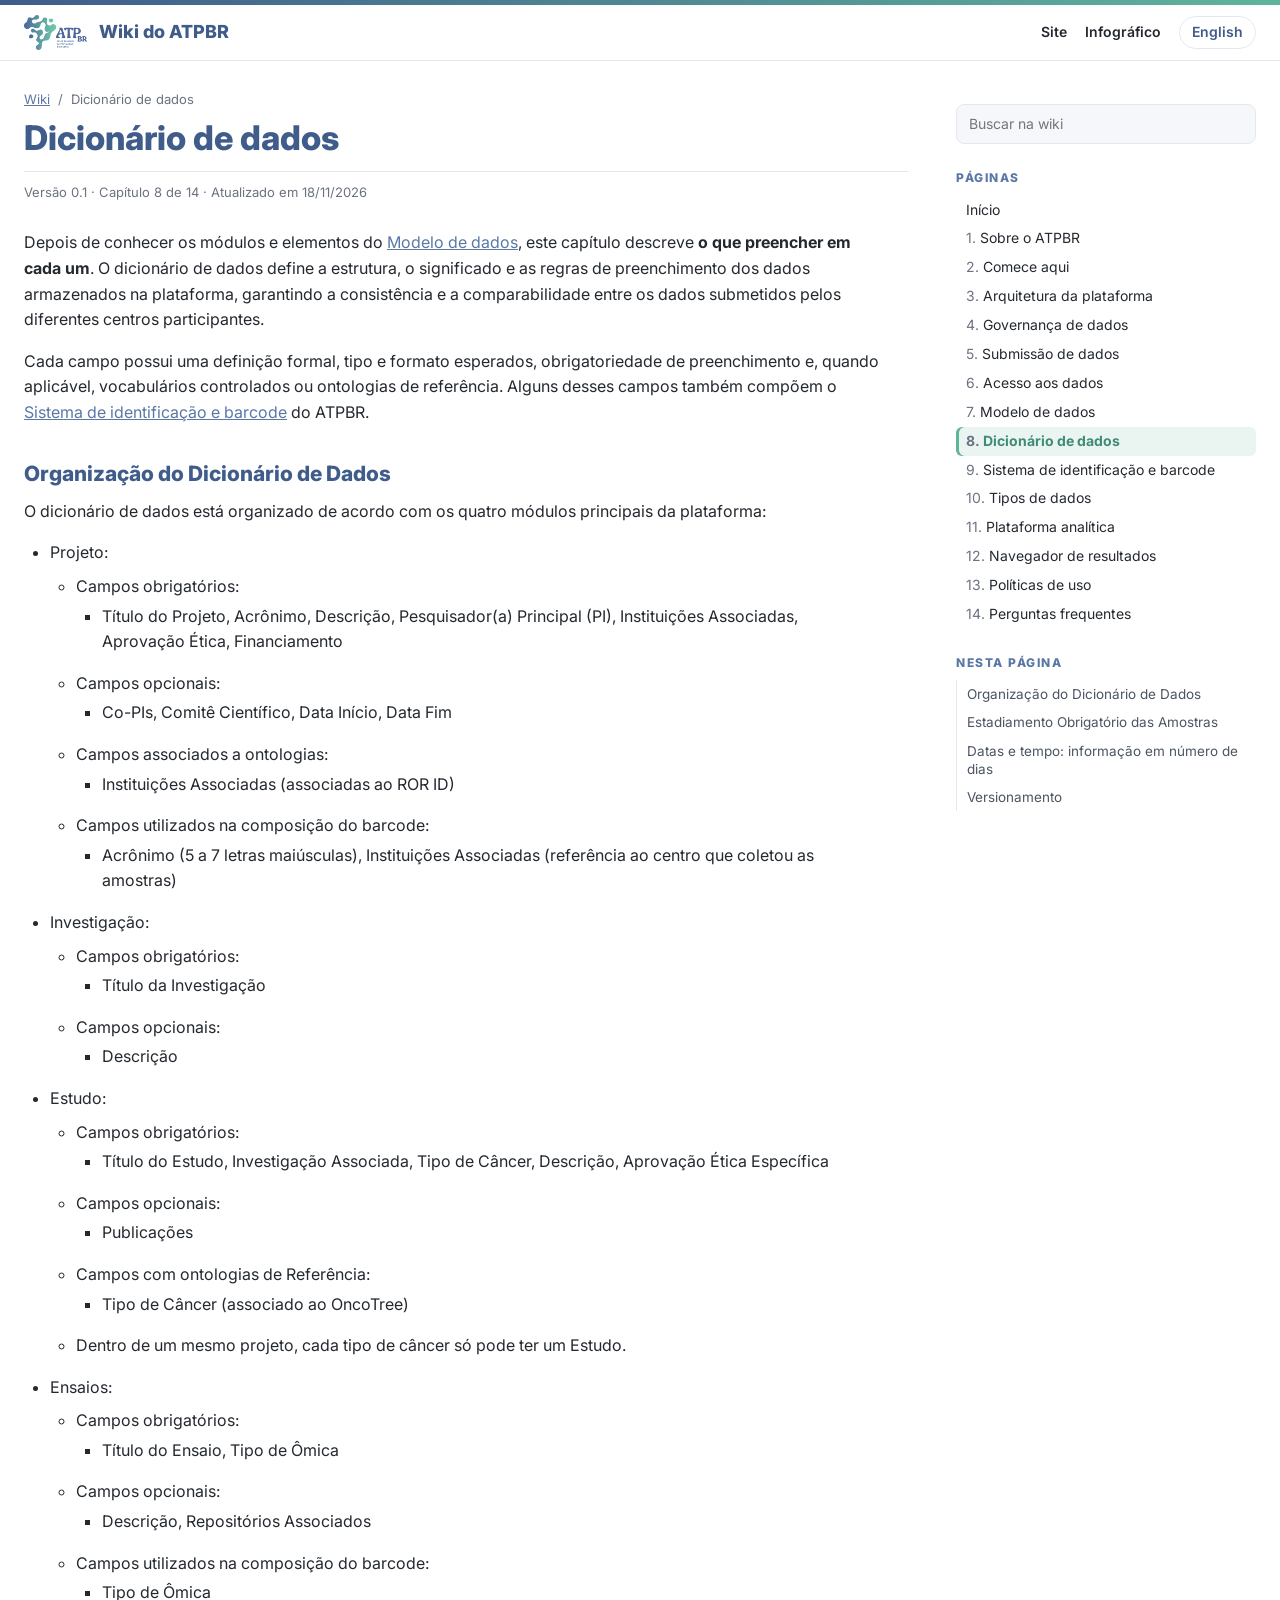
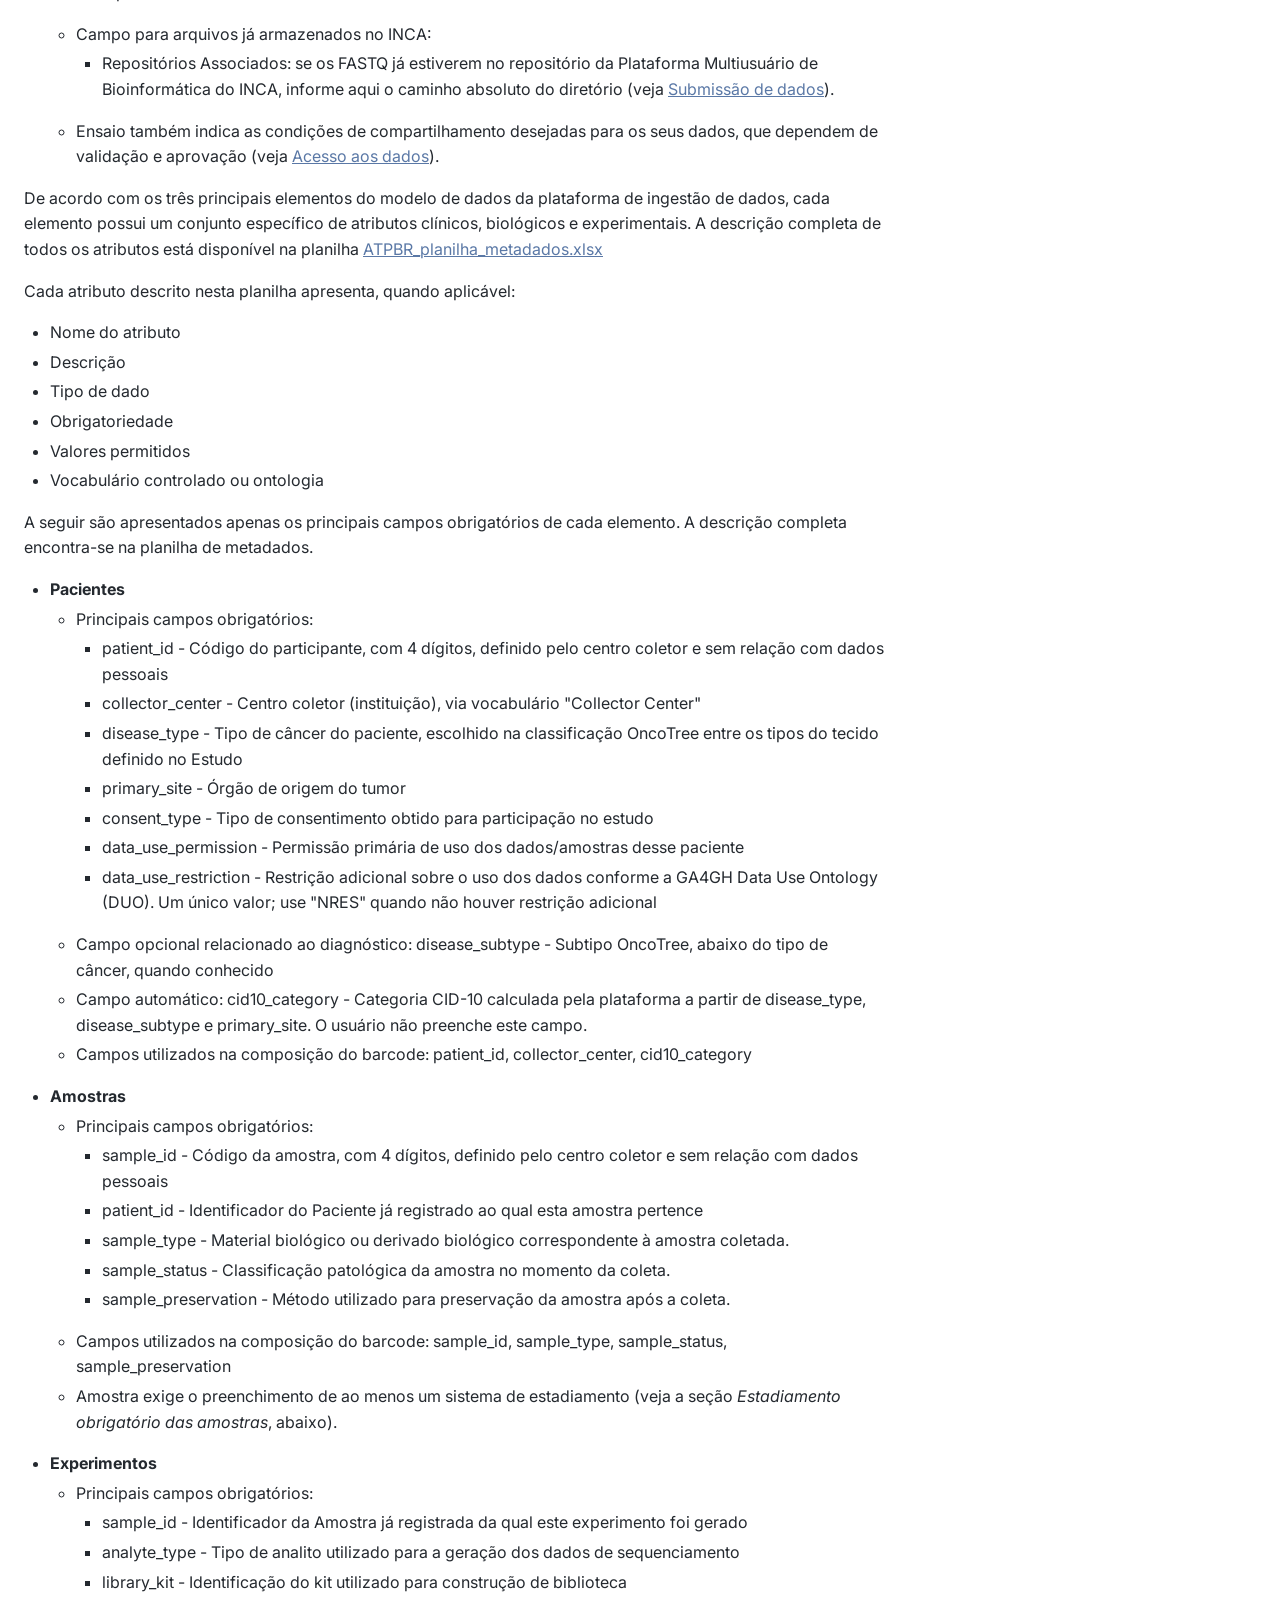
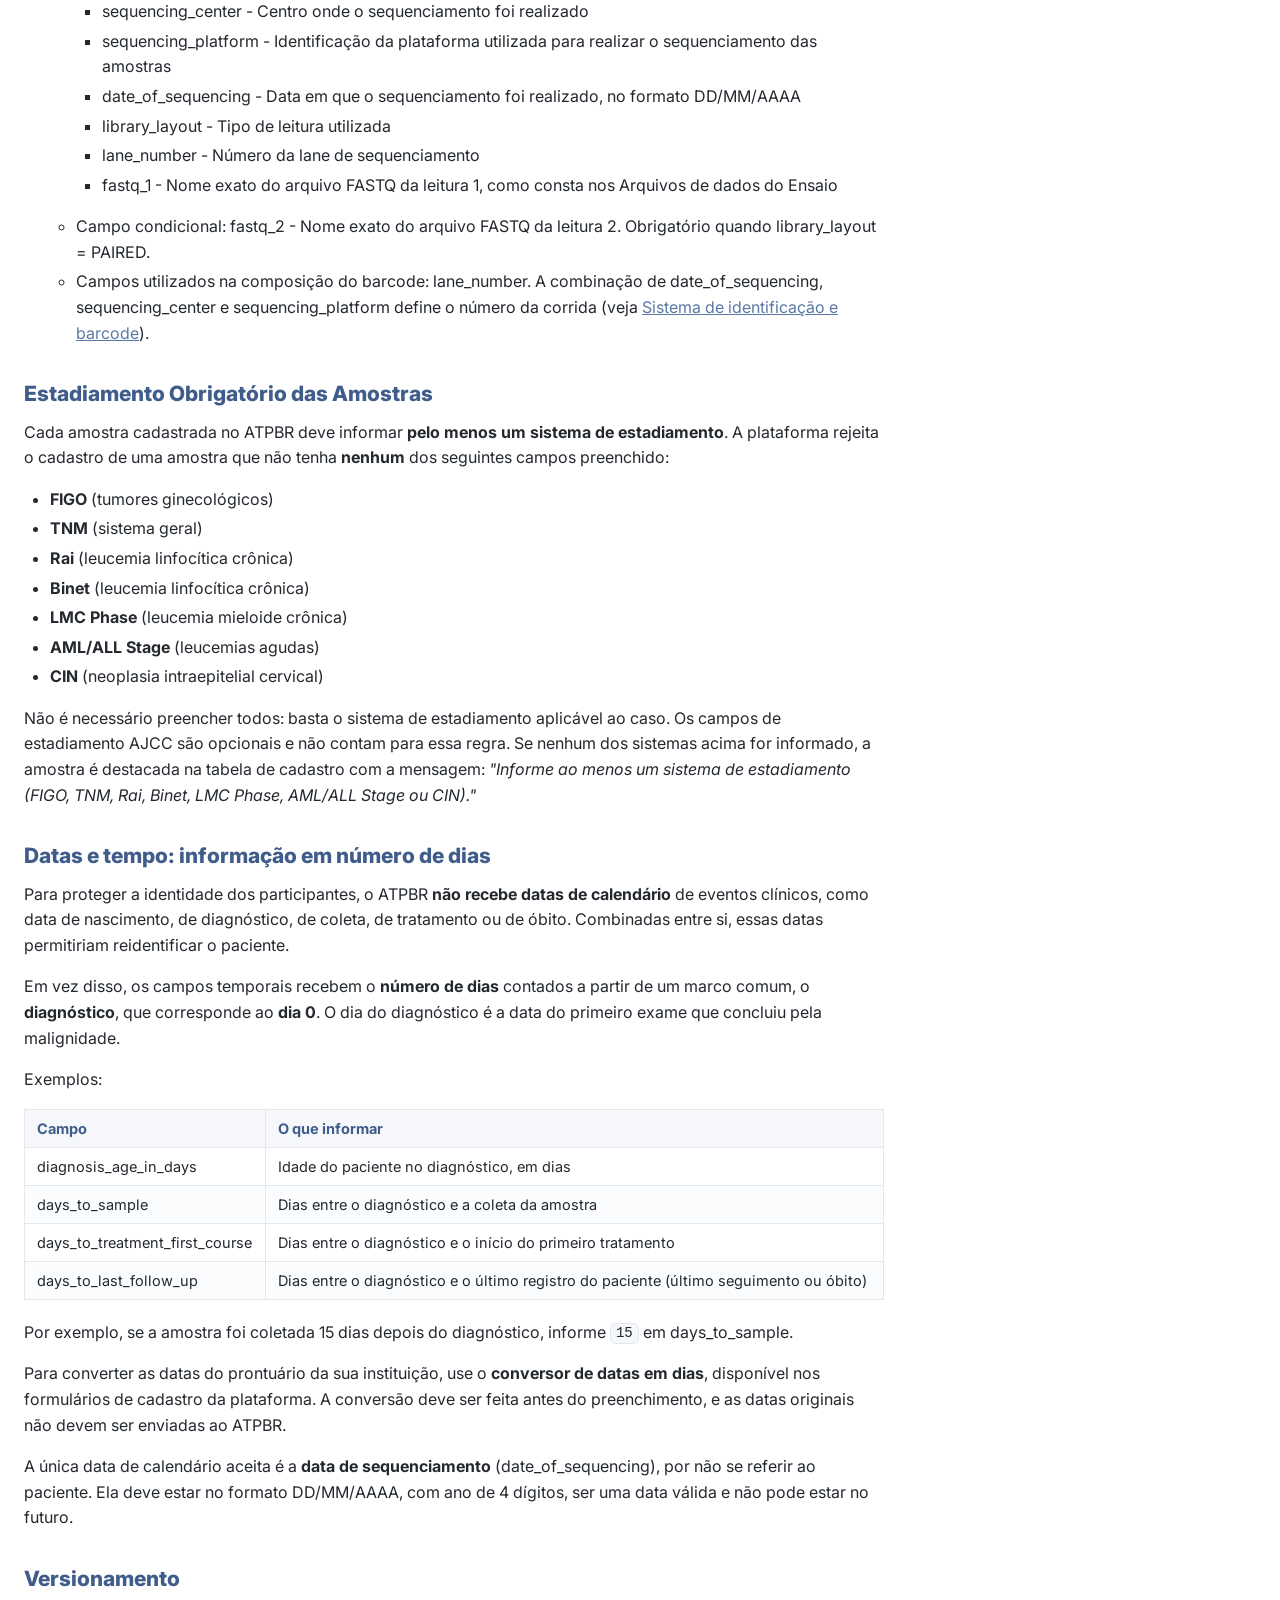
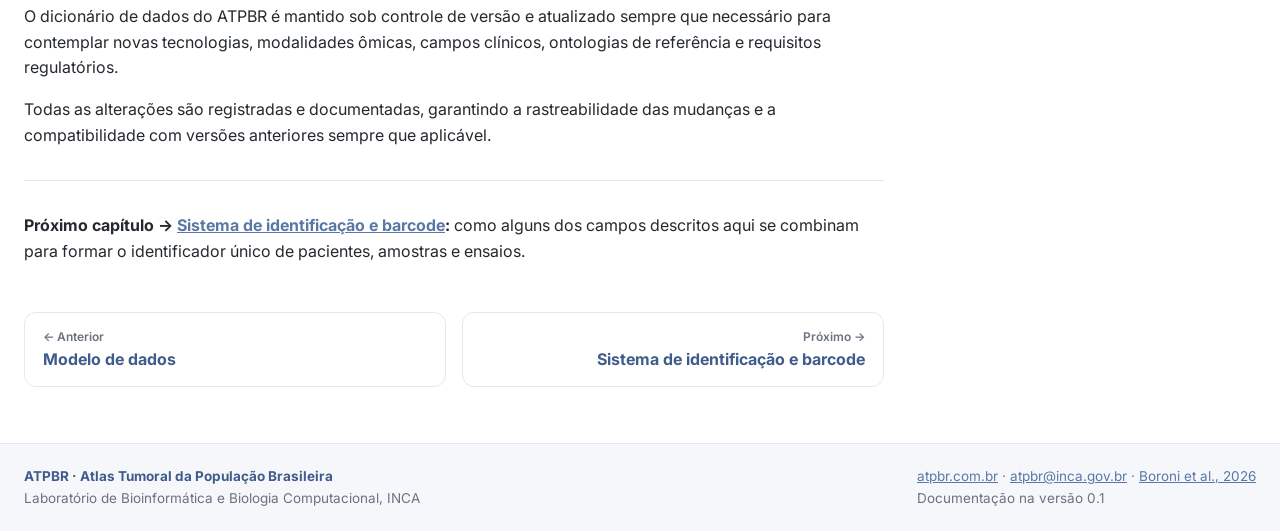
<file: wiki/dicionario-de-dados.html>
<!DOCTYPE html>
<html lang="pt-br">

<head>
    <meta charset="UTF-8">
    <meta name="viewport" content="width=device-width, initial-scale=1.0">
    <title>Dicionário de dados · Wiki do ATPBR</title>
    <meta name="description" content="Dicionário de dados: os campos de cada módulo e as regras de preenchimento.">
    <link rel="alternate" hreflang="en" href="en/data-dictionary.html">
    <link rel="icon" type="image/png" sizes="32x32" href="../assets/favicon-32x32.png">
    <link rel="icon" type="image/png" sizes="16x16" href="../assets/favicon-16x16.png">
    <link rel="apple-touch-icon" sizes="180x180" href="../assets/apple-touch-icon.png">
    <link rel="preconnect" href="https://fonts.googleapis.com">
    <link rel="preconnect" href="https://fonts.gstatic.com" crossorigin>
    <link href="https://fonts.googleapis.com/css2?family=Inter:wght@400;500;600;700;800&display=swap" rel="stylesheet">
    <link rel="stylesheet" href="wiki.css">
    <script async src="https://www.googletagmanager.com/gtm.js?id=GTM-W86MJVHT"></script>
    <script>window.dataLayer = window.dataLayer || []; function gtag(){dataLayer.push(arguments);} gtag('js', new Date());</script>
</head>

<body>
    <a class="wk-skip" href="#conteudo">Pular para o conteúdo</a>
    <header class="wk-top">
        <div class="wk-top-in">
            <a class="wk-brand" href="index.html">
                <img src="../assets/infografico/logo-atpbr.png" width="64" height="35" alt="">
                <span>Wiki do ATPBR</span>
            </a>
            <nav class="wk-top-nav" aria-label="Site">
                <a href="../index.html">Site</a>
                <a href="../infografico.html">Infográfico</a>
                <a class="wk-lang" href="en/data-dictionary.html" hreflang="en" lang="en" title="Read this page in English">English</a>
                <button class="wk-menu" type="button" aria-controls="wk-side" aria-expanded="false">Páginas</button>
            </nav>
        </div>
    </header>

    <div class="wk-layout">
        <main class="wk-main" id="conteudo">
            <nav class="wk-crumbs" aria-label="Você está em"><a href="index.html">Wiki</a><span aria-hidden="true">/</span>Dicionário de dados</nav>
            <h1>Dicionário de dados</h1>
            <p class="wk-meta">Versão 0.1 · Capítulo 8 de 14 · Atualizado em 18/11/2026</p>
            <article class="wk-body">
<p>Depois de conhecer os módulos e elementos do <a href="modelo-de-dados.html">Modelo de dados</a>, este capítulo descreve <strong>o que preencher em cada um</strong>. O dicionário de dados define a estrutura, o significado e as regras de preenchimento dos dados armazenados na plataforma, garantindo a consistência e a comparabilidade entre os dados submetidos pelos diferentes centros participantes.</p>
<p>Cada campo possui uma definição formal, tipo e formato esperados, obrigatoriedade de preenchimento e, quando aplicável, vocabulários controlados ou ontologias de referência. Alguns desses campos também compõem o <a href="sistema-de-identificacao-e-barcode.html">Sistema de identificação e barcode</a> do ATPBR.</p>
<h3 id="organizacao-do-dicionario-de-dados">Organização do Dicionário de Dados<a class="wk-anchor" href="#organizacao-do-dicionario-de-dados" aria-label="Link para esta seção">#</a></h3>
<p>O dicionário de dados está organizado de acordo com os quatro módulos principais da plataforma:</p>
<ul>
<li>
<p>Projeto:</p>
<ul>
<li>Campos obrigatórios:
<ul>
<li>Título do Projeto, Acrônimo, Descrição, Pesquisador(a) Principal (PI), Instituições Associadas, Aprovação Ética, Financiamento</li>
</ul>
</li>
<li>Campos opcionais:
<ul>
<li>Co-PIs, Comitê Científico, Data Início, Data Fim</li>
</ul>
</li>
<li>Campos associados a ontologias:
<ul>
<li>Instituições Associadas (associadas ao ROR ID)</li>
</ul>
</li>
<li>Campos utilizados na composição do barcode:
<ul>
<li>Acrônimo (5 a 7 letras maiúsculas), Instituições Associadas (referência ao centro que coletou as amostras)</li>
</ul>
</li>
</ul>
</li>
<li>
<p>Investigação:</p>
<ul>
<li>Campos obrigatórios:
<ul>
<li>Título da Investigação</li>
</ul>
</li>
<li>Campos opcionais:
<ul>
<li>Descrição</li>
</ul>
</li>
</ul>
</li>
<li>
<p>Estudo:</p>
<ul>
<li>Campos obrigatórios:
<ul>
<li>Título do Estudo, Investigação Associada, Tipo de Câncer, Descrição, Aprovação Ética Específica</li>
</ul>
</li>
<li>Campos opcionais:
<ul>
<li>Publicações</li>
</ul>
</li>
<li>Campos com ontologias de Referência:
<ul>
<li>Tipo de Câncer (associado ao OncoTree)</li>
</ul>
</li>
<li>Dentro de um mesmo projeto, cada tipo de câncer só pode ter um Estudo.</li>
</ul>
</li>
<li>
<p>Ensaios:</p>
<ul>
<li>Campos obrigatórios:
<ul>
<li>Título do Ensaio, Tipo de Ômica</li>
</ul>
</li>
<li>Campos opcionais:
<ul>
<li>Descrição, Repositórios Associados</li>
</ul>
</li>
<li>Campos utilizados na composição do barcode:
<ul>
<li>Tipo de Ômica</li>
</ul>
</li>
<li>Campo para arquivos já armazenados no INCA:
<ul>
<li>Repositórios Associados: se os FASTQ já estiverem no repositório da Plataforma Multiusuário de Bioinformática do INCA, informe aqui o caminho absoluto do diretório (veja <a href="submissao-de-dados.html">Submissão de dados</a>).</li>
</ul>
</li>
<li>Ensaio também indica as condições de compartilhamento desejadas para os seus dados, que dependem de validação e aprovação (veja <a href="acesso-aos-dados.html">Acesso aos dados</a>).</li>
</ul>
</li>
</ul>
<p>De acordo com os três principais elementos do modelo de dados da plataforma de ingestão de dados, cada elemento possui um conjunto específico de atributos clínicos, biológicos e experimentais. A descrição completa de todos os atributos está disponível na planilha  <a target="_blank" rel="noopener" href="https://docs.google.com/spreadsheets/d/1rXTByRdGkWNw3NNK8IkSV1a70fT6KmHn/edit?gid=911344761#gid=911344761">ATPBR_planilha_metadados.xlsx</a></p>
<p>Cada atributo descrito nesta planilha apresenta, quando aplicável:</p>
<ul>
<li>Nome do atributo</li>
<li>Descrição</li>
<li>Tipo de dado</li>
<li>Obrigatoriedade</li>
<li>Valores permitidos</li>
<li>Vocabulário controlado ou ontologia</li>
</ul>
<p>A seguir são apresentados apenas os principais campos obrigatórios de cada elemento. A descrição completa encontra-se na planilha de metadados.</p>
<ul>
<li><strong>Pacientes</strong>
<ul>
<li>Principais campos obrigatórios:
<ul>
<li>patient_id - Código do participante, com 4 dígitos, definido pelo centro coletor e sem relação com dados pessoais</li>
<li>collector_center - Centro coletor (instituição), via vocabulário &quot;Collector Center&quot;</li>
<li>disease_type - Tipo de câncer do paciente, escolhido na classificação OncoTree entre os tipos do tecido definido no Estudo</li>
<li>primary_site - Órgão de origem do tumor</li>
<li>consent_type - Tipo de consentimento obtido para participação no estudo</li>
<li>data_use_permission - Permissão primária de uso dos dados/amostras desse paciente</li>
<li>data_use_restriction - Restrição adicional sobre o uso dos dados conforme a GA4GH Data Use Ontology (DUO). Um único valor; use &quot;NRES&quot; quando não houver restrição adicional</li>
</ul>
</li>
<li>Campo opcional relacionado ao diagnóstico: disease_subtype - Subtipo OncoTree, abaixo do tipo de câncer, quando conhecido</li>
<li>Campo automático: cid10_category - Categoria CID-10 calculada pela plataforma a partir de disease_type, disease_subtype e primary_site. O usuário não preenche este campo.</li>
<li>Campos utilizados na composição do barcode: patient_id, collector_center, cid10_category</li>
</ul>
</li>
<li><strong>Amostras</strong>
<ul>
<li>Principais campos obrigatórios:
<ul>
<li>sample_id - Código da amostra, com 4 dígitos, definido pelo centro coletor e sem relação com dados pessoais</li>
<li>patient_id - Identificador do Paciente já registrado ao qual esta amostra pertence</li>
<li>sample_type - Material biológico ou derivado biológico correspondente à amostra coletada.</li>
<li>sample_status - Classificação patológica da amostra no momento da coleta.</li>
<li>sample_preservation - Método utilizado para preservação da amostra após a coleta.</li>
</ul>
</li>
<li>Campos utilizados na composição do barcode: sample_id, sample_type, sample_status, sample_preservation</li>
<li>Amostra exige o preenchimento de ao menos um sistema de estadiamento (veja a seção <em>Estadiamento obrigatório das amostras</em>, abaixo).</li>
</ul>
</li>
<li><strong>Experimentos</strong>
<ul>
<li>Principais campos obrigatórios:
<ul>
<li>sample_id - Identificador da Amostra já registrada da qual este experimento foi gerado</li>
<li>analyte_type - Tipo de analito utilizado para a geração dos dados de sequenciamento</li>
<li>library_kit - Identificação do kit utilizado para construção de biblioteca</li>
<li>sequencing_center - Centro onde o sequenciamento foi realizado</li>
<li>sequencing_platform - Identificação da plataforma utilizada para realizar o sequenciamento das amostras</li>
<li>date_of_sequencing - Data em que o sequenciamento foi realizado, no formato DD/MM/AAAA</li>
<li>library_layout - Tipo de leitura utilizada</li>
<li>lane_number - Número da lane de sequenciamento</li>
<li>fastq_1 - Nome exato do arquivo FASTQ da leitura 1, como consta nos Arquivos de dados do Ensaio</li>
</ul>
</li>
<li>Campo condicional: fastq_2 - Nome exato do arquivo FASTQ da leitura 2. Obrigatório quando library_layout = PAIRED.</li>
<li>Campos utilizados na composição do barcode: lane_number. A combinação de date_of_sequencing, sequencing_center e sequencing_platform define o número da corrida (veja <a href="sistema-de-identificacao-e-barcode.html">Sistema de identificação e barcode</a>).</li>
</ul>
</li>
</ul>
<h3 id="estadiamento-obrigatorio-das-amostras">Estadiamento Obrigatório das Amostras<a class="wk-anchor" href="#estadiamento-obrigatorio-das-amostras" aria-label="Link para esta seção">#</a></h3>
<p>Cada amostra cadastrada no ATPBR deve informar <strong>pelo menos um sistema de estadiamento</strong>. A plataforma rejeita o cadastro de uma amostra que não tenha <strong>nenhum</strong> dos seguintes campos preenchido:</p>
<ul>
<li><strong>FIGO</strong> (tumores ginecológicos)</li>
<li><strong>TNM</strong> (sistema geral)</li>
<li><strong>Rai</strong> (leucemia linfocítica crônica)</li>
<li><strong>Binet</strong> (leucemia linfocítica crônica)</li>
<li><strong>LMC Phase</strong> (leucemia mieloide crônica)</li>
<li><strong>AML/ALL Stage</strong> (leucemias agudas)</li>
<li><strong>CIN</strong> (neoplasia intraepitelial cervical)</li>
</ul>
<p>Não é necessário preencher todos: basta o sistema de estadiamento aplicável ao caso. Os campos de estadiamento AJCC são opcionais e não contam para essa regra. Se nenhum dos sistemas acima for informado, a amostra é destacada na tabela de cadastro com a mensagem: <em>&quot;Informe ao menos um sistema de estadiamento (FIGO, TNM, Rai, Binet, LMC Phase, AML/ALL Stage ou CIN).&quot;</em></p>
<h3 id="datas-e-tempo-informacao-em-numero-de-dias">Datas e tempo: informação em número de dias<a class="wk-anchor" href="#datas-e-tempo-informacao-em-numero-de-dias" aria-label="Link para esta seção">#</a></h3>
<p>Para proteger a identidade dos participantes, o ATPBR <strong>não recebe datas de calendário</strong> de eventos clínicos, como data de nascimento, de diagnóstico, de coleta, de tratamento ou de óbito. Combinadas entre si, essas datas permitiriam reidentificar o paciente.</p>
<p>Em vez disso, os campos temporais recebem o <strong>número de dias</strong> contados a partir de um marco comum, o <strong>diagnóstico</strong>, que corresponde ao <strong>dia 0</strong>. O dia do diagnóstico é a data do primeiro exame que concluiu pela malignidade.</p>
<p>Exemplos:</p>
<div class="wk-table"><table>
<thead>
<tr>
<th style="text-align:left">Campo</th>
<th style="text-align:left">O que informar</th>
</tr>
</thead>
<tbody>
<tr>
<td style="text-align:left">diagnosis_age_in_days</td>
<td style="text-align:left">Idade do paciente no diagnóstico, em dias</td>
</tr>
<tr>
<td style="text-align:left">days_to_sample</td>
<td style="text-align:left">Dias entre o diagnóstico e a coleta da amostra</td>
</tr>
<tr>
<td style="text-align:left">days_to_treatment_first_course</td>
<td style="text-align:left">Dias entre o diagnóstico e o início do primeiro tratamento</td>
</tr>
<tr>
<td style="text-align:left">days_to_last_follow_up</td>
<td style="text-align:left">Dias entre o diagnóstico e o último registro do paciente (último seguimento ou óbito)</td>
</tr>
</tbody>
</table></div>
<p>Por exemplo, se a amostra foi coletada 15 dias depois do diagnóstico, informe <code>15</code> em days_to_sample.</p>
<p>Para converter as datas do prontuário da sua instituição, use o <strong>conversor de datas em dias</strong>, disponível nos formulários de cadastro da plataforma. A conversão deve ser feita antes do preenchimento, e as datas originais não devem ser enviadas ao ATPBR.</p>
<p>A única data de calendário aceita é a <strong>data de sequenciamento</strong> (date_of_sequencing), por não se referir ao paciente. Ela deve estar no formato DD/MM/AAAA, com ano de 4 dígitos, ser uma data válida e não pode estar no futuro.</p>
<h3 id="versionamento">Versionamento<a class="wk-anchor" href="#versionamento" aria-label="Link para esta seção">#</a></h3>
<p>O dicionário de dados do ATPBR é mantido sob controle de versão e atualizado sempre que necessário para contemplar novas tecnologias, modalidades ômicas, campos clínicos, ontologias de referência e requisitos regulatórios.</p>
<p>Todas as alterações são registradas e documentadas, garantindo a rastreabilidade das mudanças e a compatibilidade com versões anteriores sempre que aplicável.</p>
<hr />
<p><strong>Próximo capítulo → <a href="sistema-de-identificacao-e-barcode.html">Sistema de identificação e barcode</a>:</strong> como alguns dos campos descritos aqui se combinam para formar o identificador único de pacientes, amostras e ensaios.</p>

            </article>
            <nav class="wk-pager" aria-label="Capítulos">
                <a class="wk-prev" href="modelo-de-dados.html"><small>← Anterior</small>Modelo de dados</a>
                <a class="wk-next" href="sistema-de-identificacao-e-barcode.html"><small>Próximo →</small>Sistema de identificação e barcode</a>
            </nav>
        </main>

        <aside class="wk-side" id="wk-side">
            <div class="wk-search">
                <label for="wk-q" class="wk-visually-hidden">Buscar na wiki</label>
                <input id="wk-q" type="search" placeholder="Buscar na wiki" autocomplete="off">
            </div>
            <div id="wk-results" class="wk-results" hidden data-empty="Nada encontrado para"></div>
            <div id="wk-nav">
                <h2 class="wk-side-title">Páginas</h2>
                <ol class="wk-pages">
                    <li class="wk-home"><a href="index.html">Início</a></li>
<li><a href="sobre-o-atpbr.html">Sobre o ATPBR</a></li>
<li><a href="comece-aqui.html">Comece aqui</a></li>
<li><a href="arquitetura-da-plataforma.html">Arquitetura da plataforma</a></li>
<li><a href="governanca-de-dados.html">Governança de dados</a></li>
<li><a href="submissao-de-dados.html">Submissão de dados</a></li>
<li><a href="acesso-aos-dados.html">Acesso aos dados</a></li>
<li><a href="modelo-de-dados.html">Modelo de dados</a></li>
<li><a href="dicionario-de-dados.html" aria-current="page">Dicionário de dados</a></li>
<li><a href="sistema-de-identificacao-e-barcode.html">Sistema de identificação e barcode</a></li>
<li><a href="tipos-de-dados.html">Tipos de dados</a></li>
<li><a href="plataforma-analitica.html">Plataforma analítica</a></li>
<li><a href="navegador-de-resultados.html">Navegador de resultados</a></li>
<li><a href="politicas-de-uso.html">Políticas de uso</a></li>
<li><a href="perguntas-frequentes.html">Perguntas frequentes</a></li>
                </ol>
                <h2 class="wk-side-title">Nesta página</h2>
<ul class="wk-toc">
<li class=""><a href="#organizacao-do-dicionario-de-dados">Organização do Dicionário de Dados</a></li>
<li class=""><a href="#estadiamento-obrigatorio-das-amostras">Estadiamento Obrigatório das Amostras</a></li>
<li class=""><a href="#datas-e-tempo-informacao-em-numero-de-dias">Datas e tempo: informação em número de dias</a></li>
<li class=""><a href="#versionamento">Versionamento</a></li>
</ul>
            </div>
        </aside>
    </div>

    <footer class="wk-foot">
        <div class="wk-foot-in">
            <p><strong>ATPBR · Atlas Tumoral da População Brasileira</strong><br>
                Laboratório de Bioinformática e Biologia Computacional, INCA</p>
            <p><a href="https://atpbr.com.br">atpbr.com.br</a> · <a href="mailto:atpbr@inca.gov.br">atpbr@inca.gov.br</a> ·
                <a href="https://doi.org/10.1016/j.lana.2026.101397" target="_blank" rel="noopener">Boroni et al., 2026</a><br>
                Documentação na versão 0.1</p>
        </div>
    </footer>

    <script src="search-index.js"></script>
    <script src="wiki.js"></script>
</body>

</html>
</file>
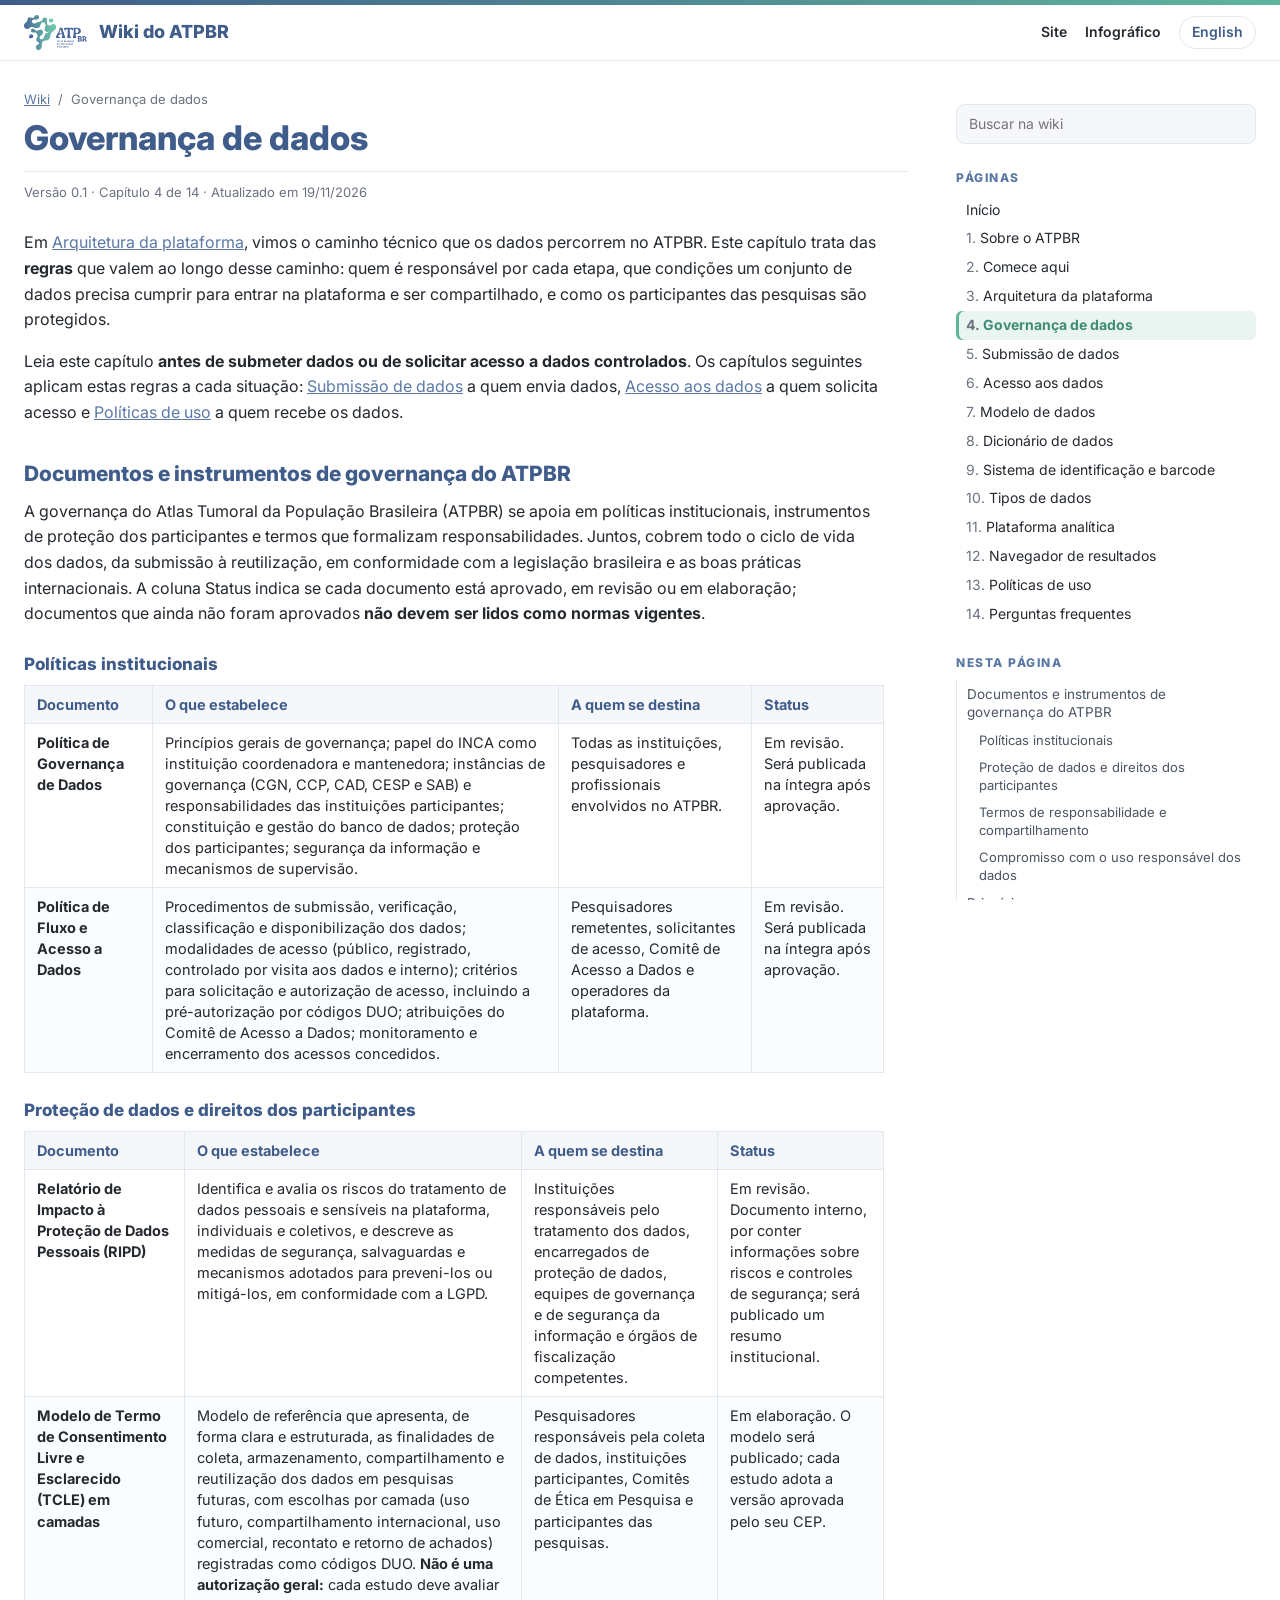
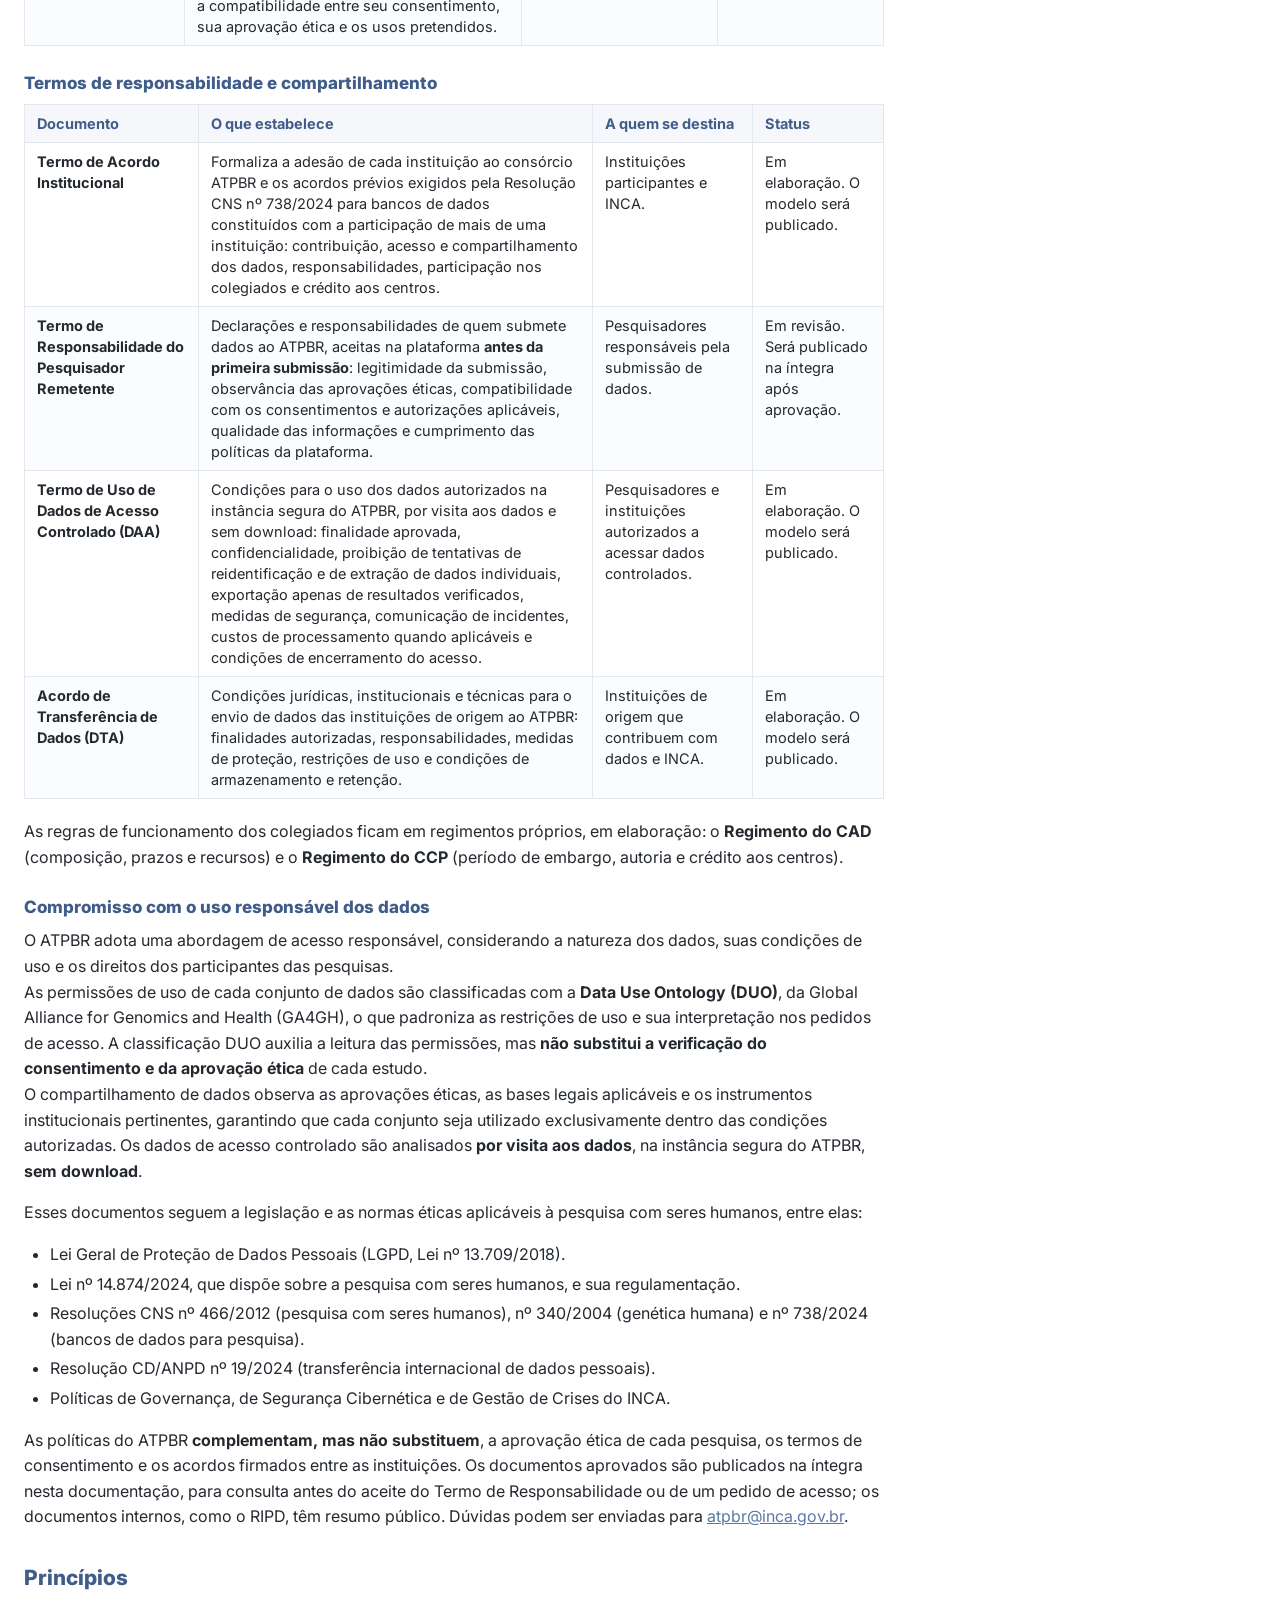
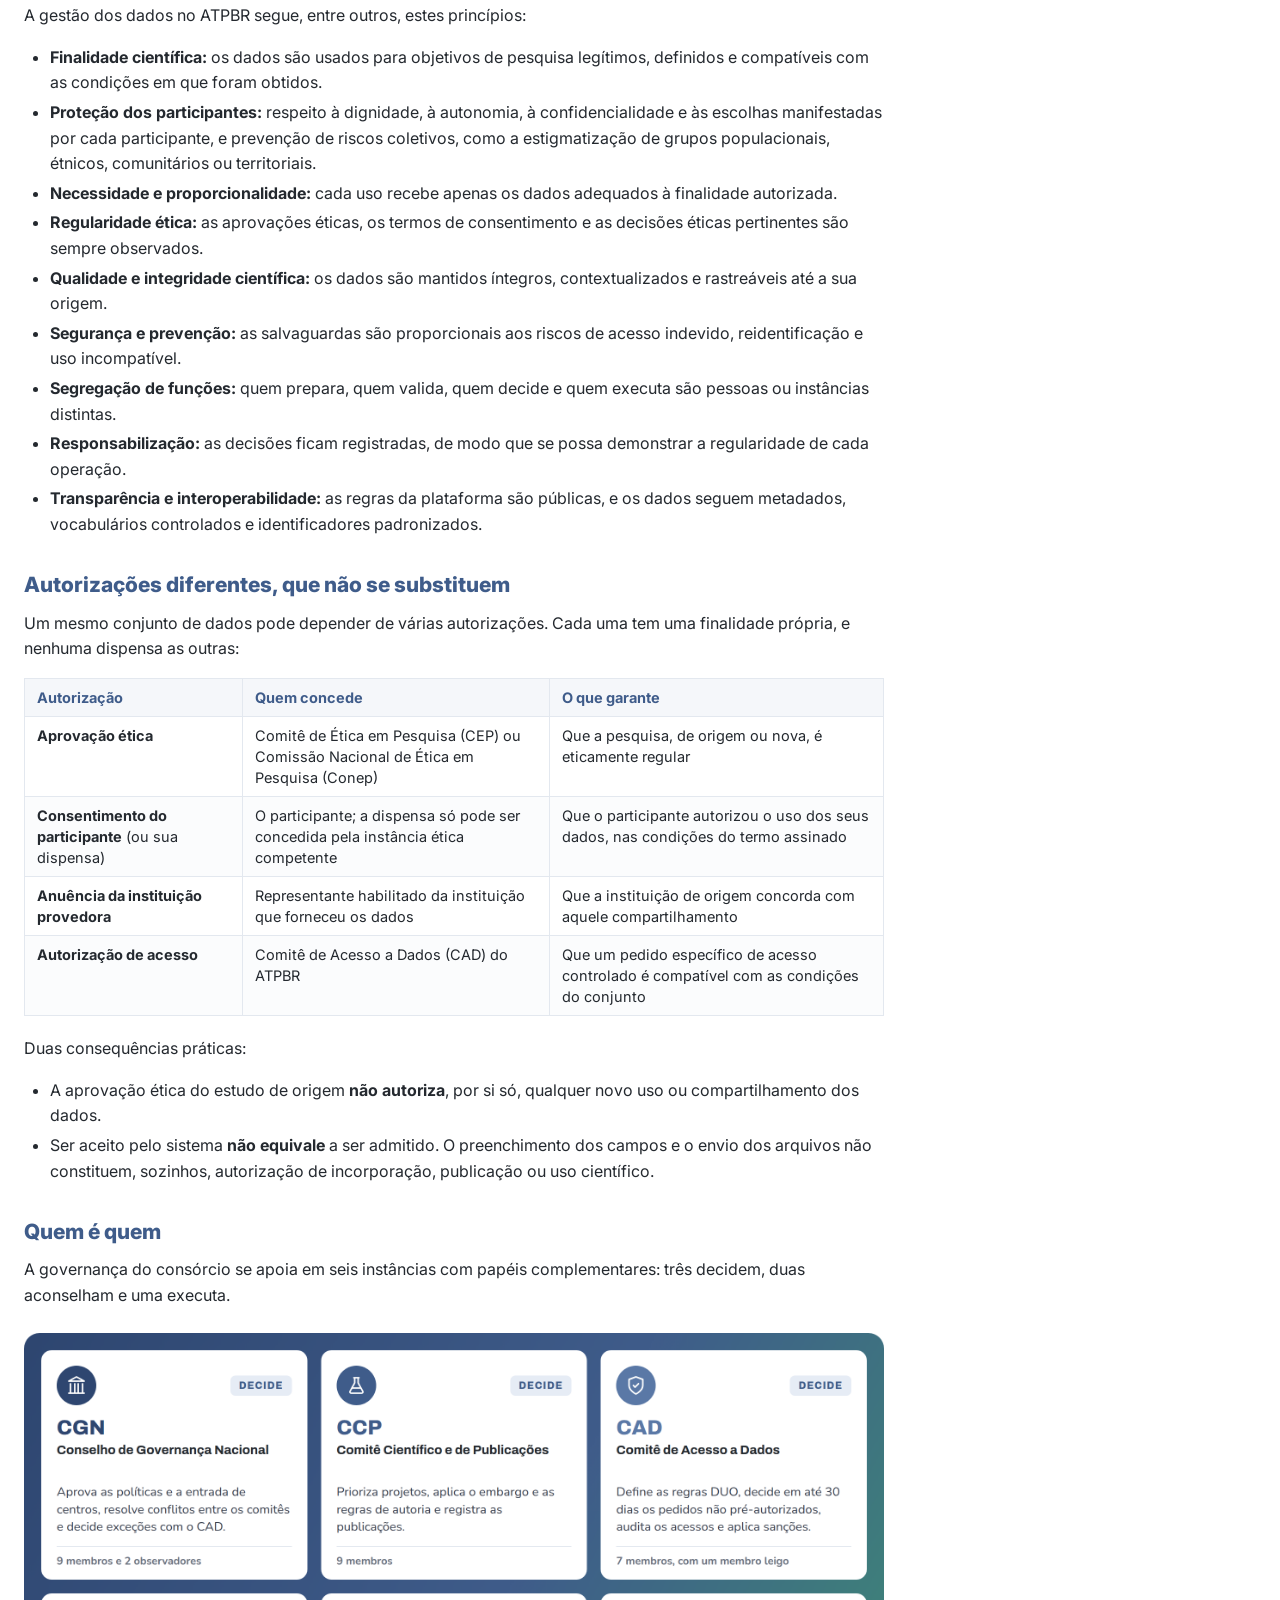
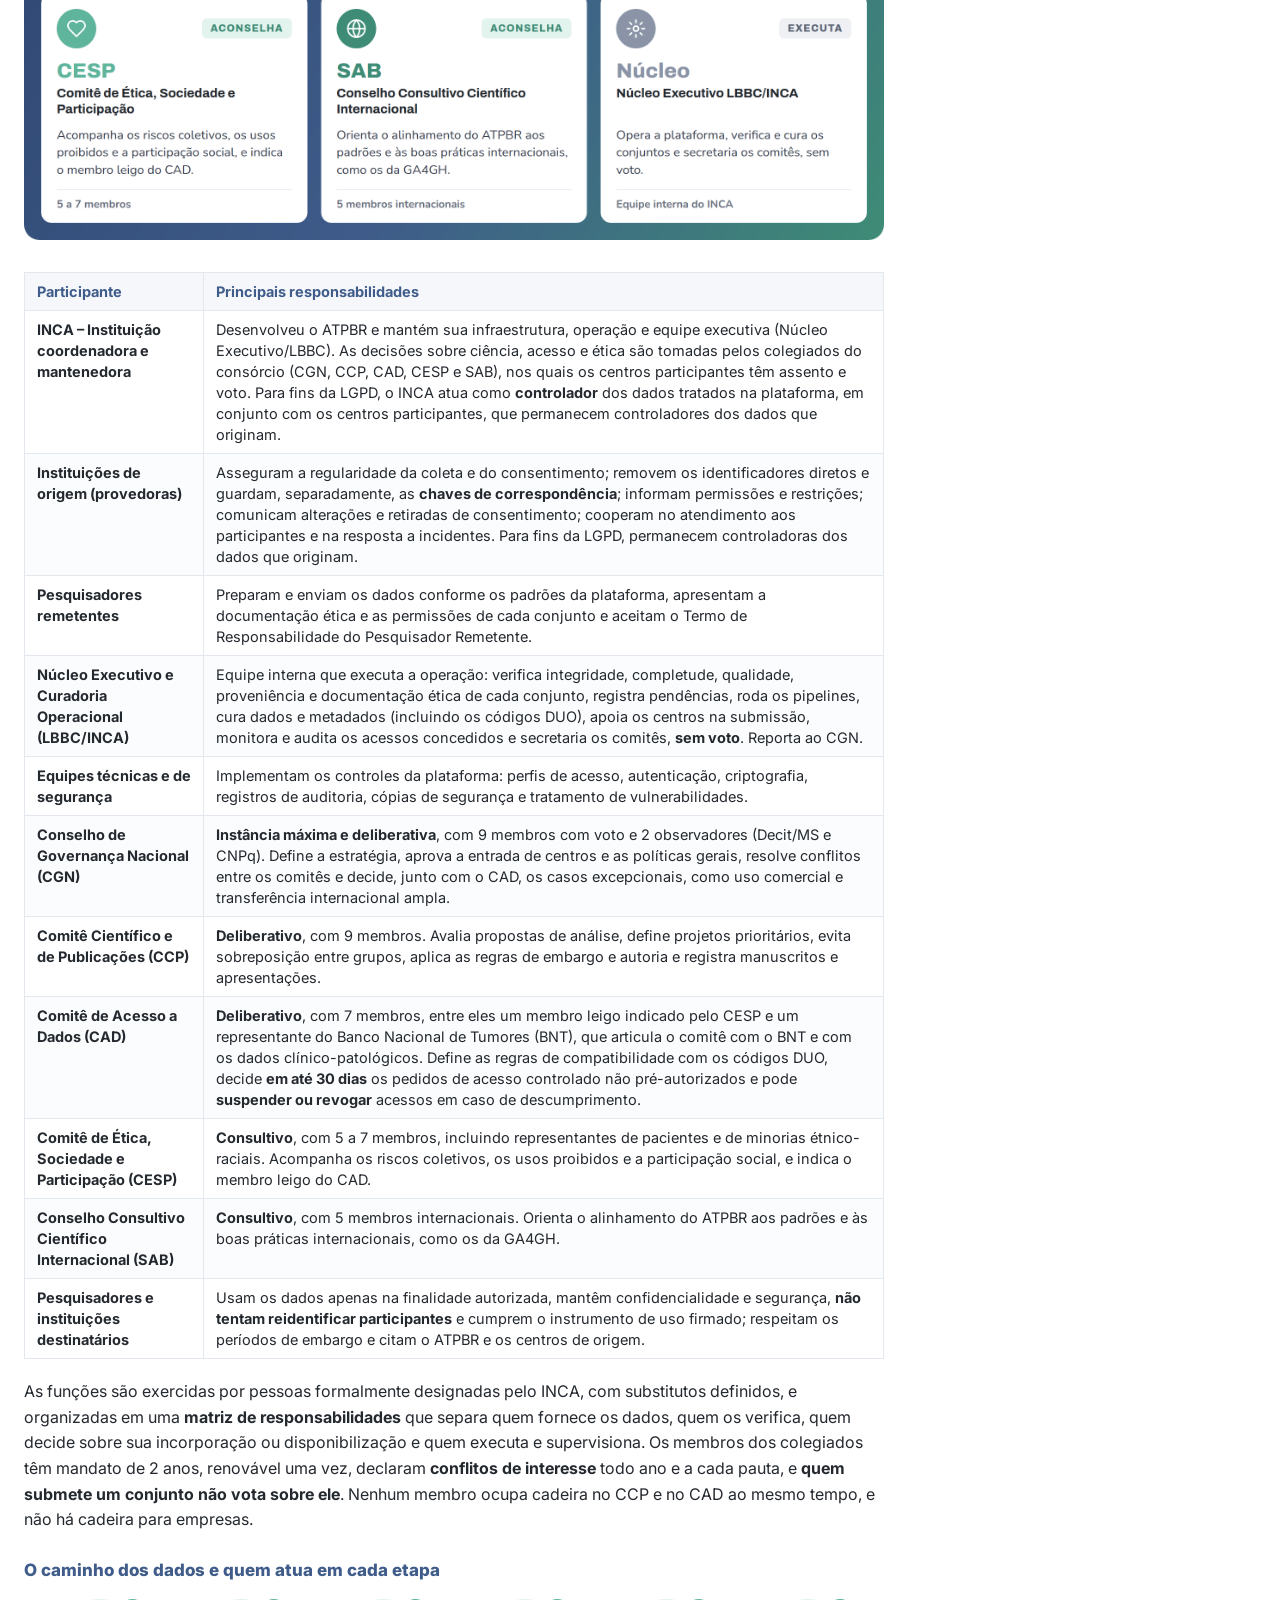
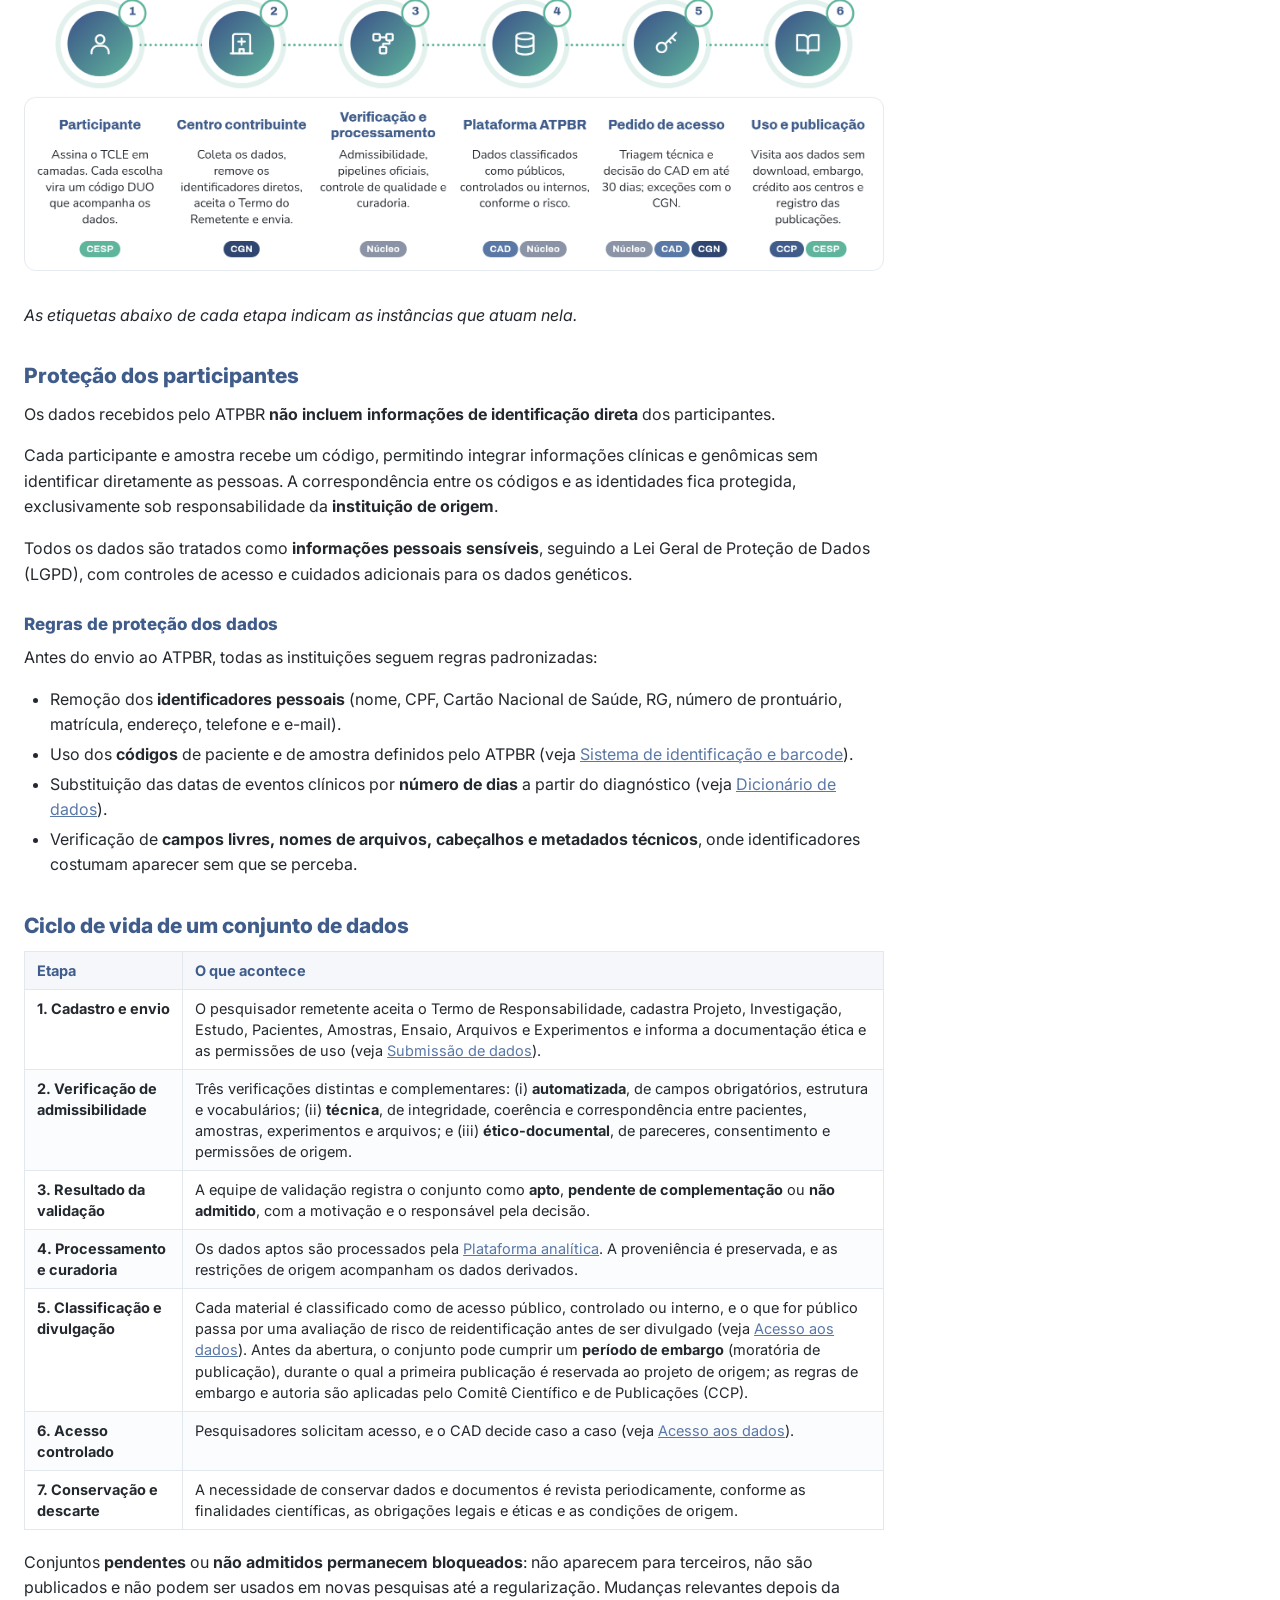
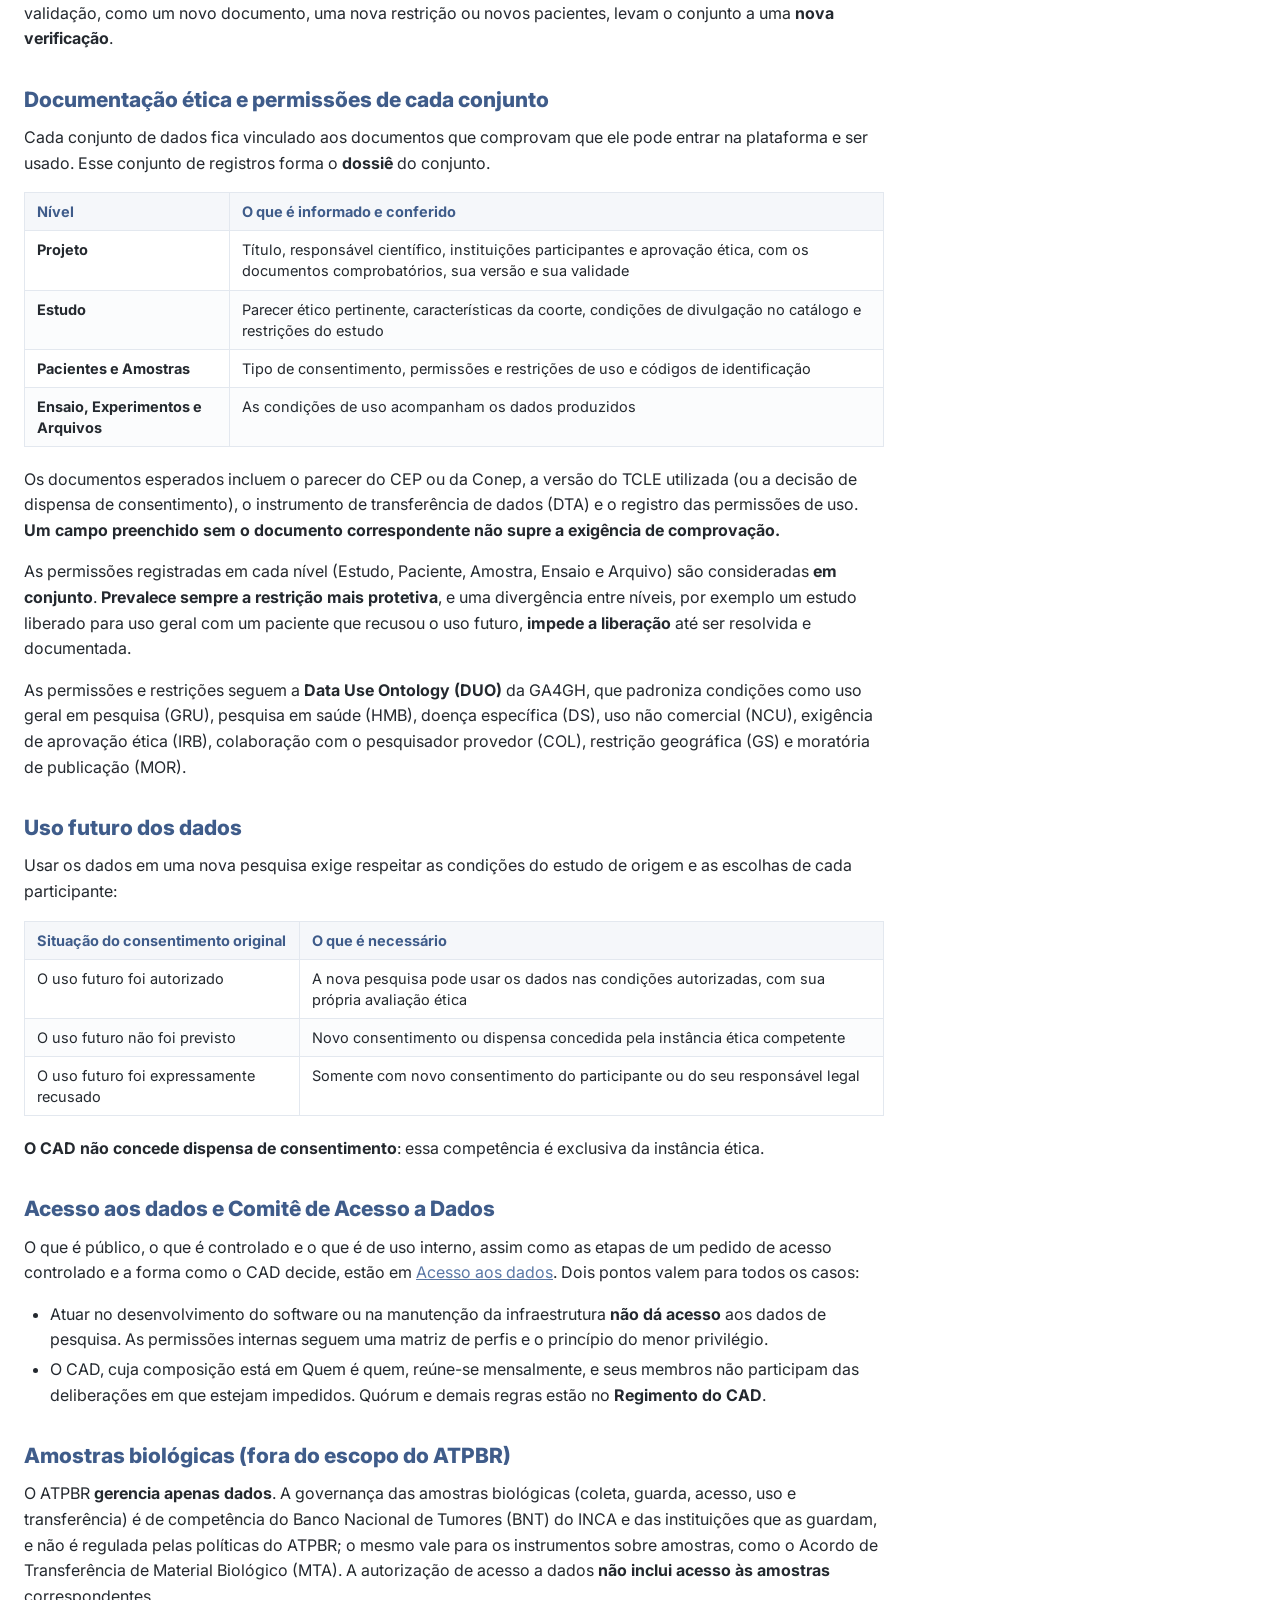
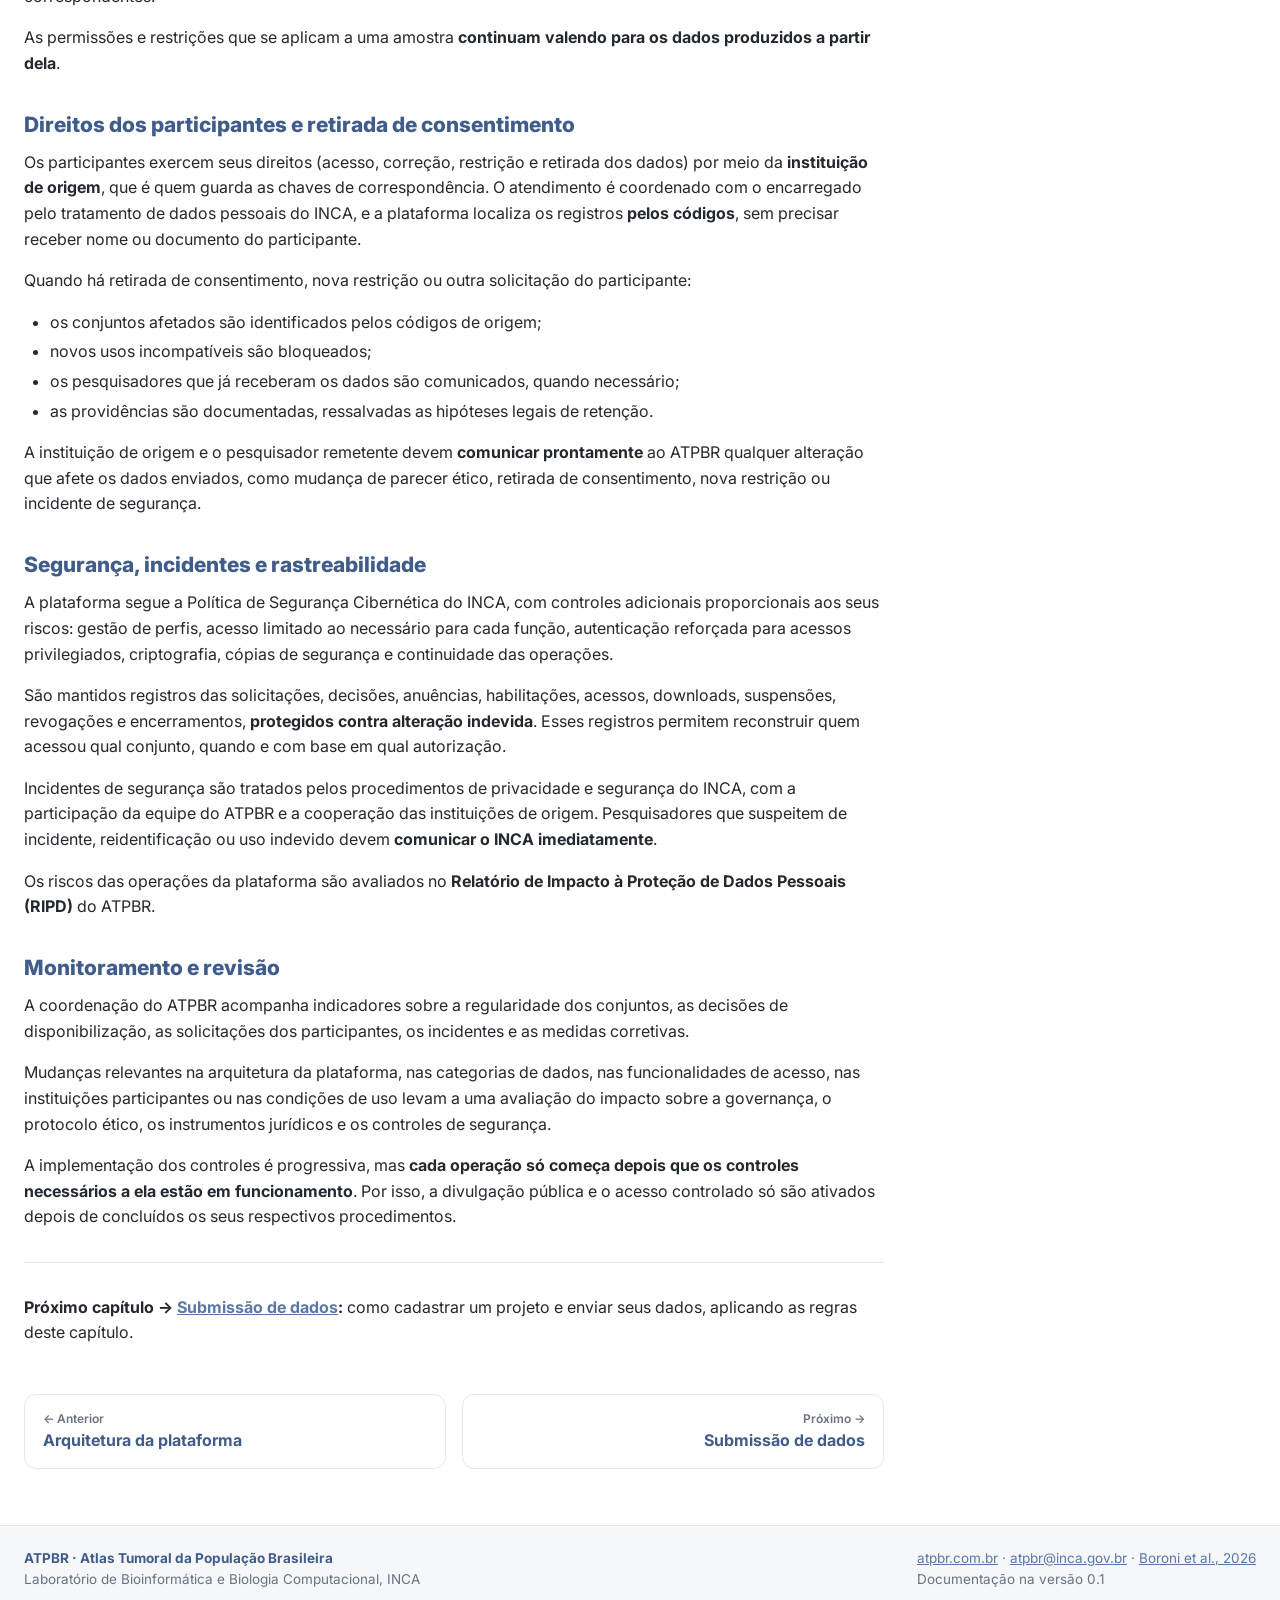
<file: wiki/governanca-de-dados.html>
<!DOCTYPE html>
<html lang="pt-br">

<head>
    <meta charset="UTF-8">
    <meta name="viewport" content="width=device-width, initial-scale=1.0">
    <title>Governança de dados · Wiki do ATPBR</title>
    <meta name="description" content="Governança de dados: responsabilidades, proteção dos participantes e autorizações de uso.">
    <link rel="alternate" hreflang="en" href="en/data-governance.html">
    <link rel="icon" type="image/png" sizes="32x32" href="../assets/favicon-32x32.png">
    <link rel="icon" type="image/png" sizes="16x16" href="../assets/favicon-16x16.png">
    <link rel="apple-touch-icon" sizes="180x180" href="../assets/apple-touch-icon.png">
    <link rel="preconnect" href="https://fonts.googleapis.com">
    <link rel="preconnect" href="https://fonts.gstatic.com" crossorigin>
    <link href="https://fonts.googleapis.com/css2?family=Inter:wght@400;500;600;700;800&display=swap" rel="stylesheet">
    <link rel="stylesheet" href="wiki.css">
    <script async src="https://www.googletagmanager.com/gtm.js?id=GTM-W86MJVHT"></script>
    <script>window.dataLayer = window.dataLayer || []; function gtag(){dataLayer.push(arguments);} gtag('js', new Date());</script>
</head>

<body>
    <a class="wk-skip" href="#conteudo">Pular para o conteúdo</a>
    <header class="wk-top">
        <div class="wk-top-in">
            <a class="wk-brand" href="index.html">
                <img src="../assets/infografico/logo-atpbr.png" width="64" height="35" alt="">
                <span>Wiki do ATPBR</span>
            </a>
            <nav class="wk-top-nav" aria-label="Site">
                <a href="../index.html">Site</a>
                <a href="../infografico.html">Infográfico</a>
                <a class="wk-lang" href="en/data-governance.html" hreflang="en" lang="en" title="Read this page in English">English</a>
                <button class="wk-menu" type="button" aria-controls="wk-side" aria-expanded="false">Páginas</button>
            </nav>
        </div>
    </header>

    <div class="wk-layout">
        <main class="wk-main" id="conteudo">
            <nav class="wk-crumbs" aria-label="Você está em"><a href="index.html">Wiki</a><span aria-hidden="true">/</span>Governança de dados</nav>
            <h1>Governança de dados</h1>
            <p class="wk-meta">Versão 0.1 · Capítulo 4 de 14 · Atualizado em 19/11/2026</p>
            <article class="wk-body">
<p>Em <a href="arquitetura-da-plataforma.html">Arquitetura da plataforma</a>, vimos o caminho técnico que os dados percorrem no ATPBR. Este capítulo trata das <strong>regras</strong> que valem ao longo desse caminho: quem é responsável por cada etapa, que condições um conjunto de dados precisa cumprir para entrar na plataforma e ser compartilhado, e como os participantes das pesquisas são protegidos.</p>
<p>Leia este capítulo <strong>antes de submeter dados ou de solicitar acesso a dados controlados</strong>. Os capítulos seguintes aplicam estas regras a cada situação: <a href="submissao-de-dados.html">Submissão de dados</a> a quem envia dados, <a href="acesso-aos-dados.html">Acesso aos dados</a> a quem solicita acesso e <a href="politicas-de-uso.html">Políticas de uso</a> a quem recebe os dados.</p>
<h3 id="documentos-e-instrumentos-de-governanca-do-atpbr">Documentos e instrumentos de governança do ATPBR<a class="wk-anchor" href="#documentos-e-instrumentos-de-governanca-do-atpbr" aria-label="Link para esta seção">#</a></h3>
<p>A governança do Atlas Tumoral da População Brasileira (ATPBR) se apoia em políticas institucionais, instrumentos de proteção dos participantes e termos que formalizam responsabilidades. Juntos, cobrem todo o ciclo de vida dos dados, da submissão à reutilização, em conformidade com a legislação brasileira e as boas práticas internacionais. A coluna Status indica se cada documento está aprovado, em revisão ou em elaboração; documentos que ainda não foram aprovados <strong>não devem ser lidos como normas vigentes</strong>.</p>
<h4 id="politicas-institucionais">Políticas institucionais<a class="wk-anchor" href="#politicas-institucionais" aria-label="Link para esta seção">#</a></h4>
<div class="wk-table"><table>
<thead>
<tr>
<th style="text-align:left">Documento</th>
<th style="text-align:left">O que estabelece</th>
<th style="text-align:left">A quem se destina</th>
<th style="text-align:left">Status</th>
</tr>
</thead>
<tbody>
<tr>
<td style="text-align:left"><strong>Política de Governança de Dados</strong></td>
<td style="text-align:left">Princípios gerais de governança; papel do INCA como instituição coordenadora e mantenedora; instâncias de governança (CGN, CCP, CAD, CESP e SAB) e responsabilidades das instituições participantes; constituição e gestão do banco de dados; proteção dos participantes; segurança da informação e mecanismos de supervisão.</td>
<td style="text-align:left">Todas as instituições, pesquisadores e profissionais envolvidos no ATPBR.</td>
<td style="text-align:left">Em revisão. Será publicada na íntegra após aprovação.</td>
</tr>
<tr>
<td style="text-align:left"><strong>Política de Fluxo e Acesso a Dados</strong></td>
<td style="text-align:left">Procedimentos de submissão, verificação, classificação e disponibilização dos dados; modalidades de acesso (público, registrado, controlado por visita aos dados e interno); critérios para solicitação e autorização de acesso, incluindo a pré-autorização por códigos DUO; atribuições do Comitê de Acesso a Dados; monitoramento e encerramento dos acessos concedidos.</td>
<td style="text-align:left">Pesquisadores remetentes, solicitantes de acesso, Comitê de Acesso a Dados e operadores da plataforma.</td>
<td style="text-align:left">Em revisão. Será publicada na íntegra após aprovação.</td>
</tr>
</tbody>
</table></div>
<h4 id="protecao-de-dados-e-direitos-dos-participantes">Proteção de dados e direitos dos participantes<a class="wk-anchor" href="#protecao-de-dados-e-direitos-dos-participantes" aria-label="Link para esta seção">#</a></h4>
<div class="wk-table"><table>
<thead>
<tr>
<th style="text-align:left">Documento</th>
<th style="text-align:left">O que estabelece</th>
<th style="text-align:left">A quem se destina</th>
<th style="text-align:left">Status</th>
</tr>
</thead>
<tbody>
<tr>
<td style="text-align:left"><strong>Relatório de Impacto à Proteção de Dados Pessoais (RIPD)</strong></td>
<td style="text-align:left">Identifica e avalia os riscos do tratamento de dados pessoais e sensíveis na plataforma, individuais e coletivos, e descreve as medidas de segurança, salvaguardas e mecanismos adotados para preveni-los ou mitigá-los, em conformidade com a LGPD.</td>
<td style="text-align:left">Instituições responsáveis pelo tratamento dos dados, encarregados de proteção de dados, equipes de governança e de segurança da informação e órgãos de fiscalização competentes.</td>
<td style="text-align:left">Em revisão. Documento interno, por conter informações sobre riscos e controles de segurança; será publicado um resumo institucional.</td>
</tr>
<tr>
<td style="text-align:left"><strong>Modelo de Termo de Consentimento Livre e Esclarecido (TCLE) em camadas</strong></td>
<td style="text-align:left">Modelo de referência que apresenta, de forma clara e estruturada, as finalidades de coleta, armazenamento, compartilhamento e reutilização dos dados em pesquisas futuras, com escolhas por camada (uso futuro, compartilhamento internacional, uso comercial, recontato e retorno de achados) registradas como códigos DUO. <strong>Não é uma autorização geral:</strong> cada estudo deve avaliar a compatibilidade entre seu consentimento, sua aprovação ética e os usos pretendidos.</td>
<td style="text-align:left">Pesquisadores responsáveis pela coleta de dados, instituições participantes, Comitês de Ética em Pesquisa e participantes das pesquisas.</td>
<td style="text-align:left">Em elaboração. O modelo será publicado; cada estudo adota a versão aprovada pelo seu CEP.</td>
</tr>
</tbody>
</table></div>
<h4 id="termos-de-responsabilidade-e-compartilhamento">Termos de responsabilidade e compartilhamento<a class="wk-anchor" href="#termos-de-responsabilidade-e-compartilhamento" aria-label="Link para esta seção">#</a></h4>
<div class="wk-table"><table>
<thead>
<tr>
<th style="text-align:left">Documento</th>
<th style="text-align:left">O que estabelece</th>
<th style="text-align:left">A quem se destina</th>
<th style="text-align:left">Status</th>
</tr>
</thead>
<tbody>
<tr>
<td style="text-align:left"><strong>Termo de Acordo Institucional</strong></td>
<td style="text-align:left">Formaliza a adesão de cada instituição ao consórcio ATPBR e os acordos prévios exigidos pela Resolução CNS nº 738/2024 para bancos de dados constituídos com a participação de mais de uma instituição: contribuição, acesso e compartilhamento dos dados, responsabilidades, participação nos colegiados e crédito aos centros.</td>
<td style="text-align:left">Instituições participantes e INCA.</td>
<td style="text-align:left">Em elaboração. O modelo será publicado.</td>
</tr>
<tr>
<td style="text-align:left"><strong>Termo de Responsabilidade do Pesquisador Remetente</strong></td>
<td style="text-align:left">Declarações e responsabilidades de quem submete dados ao ATPBR, aceitas na plataforma <strong>antes da primeira submissão</strong>: legitimidade da submissão, observância das aprovações éticas, compatibilidade com os consentimentos e autorizações aplicáveis, qualidade das informações e cumprimento das políticas da plataforma.</td>
<td style="text-align:left">Pesquisadores responsáveis pela submissão de dados.</td>
<td style="text-align:left">Em revisão. Será publicado na íntegra após aprovação.</td>
</tr>
<tr>
<td style="text-align:left"><strong>Termo de Uso de Dados de Acesso Controlado (DAA)</strong></td>
<td style="text-align:left">Condições para o uso dos dados autorizados na instância segura do ATPBR, por visita aos dados e sem download: finalidade aprovada, confidencialidade, proibição de tentativas de reidentificação e de extração de dados individuais, exportação apenas de resultados verificados, medidas de segurança, comunicação de incidentes, custos de processamento quando aplicáveis e condições de encerramento do acesso.</td>
<td style="text-align:left">Pesquisadores e instituições autorizados a acessar dados controlados.</td>
<td style="text-align:left">Em elaboração. O modelo será publicado.</td>
</tr>
<tr>
<td style="text-align:left"><strong>Acordo de Transferência de Dados (DTA)</strong></td>
<td style="text-align:left">Condições jurídicas, institucionais e técnicas para o envio de dados das instituições de origem ao ATPBR: finalidades autorizadas, responsabilidades, medidas de proteção, restrições de uso e condições de armazenamento e retenção.</td>
<td style="text-align:left">Instituições de origem que contribuem com dados e INCA.</td>
<td style="text-align:left">Em elaboração. O modelo será publicado.</td>
</tr>
</tbody>
</table></div>
<p>As regras de funcionamento dos colegiados ficam em regimentos próprios, em elaboração: o <strong>Regimento do CAD</strong> (composição, prazos e recursos) e o <strong>Regimento do CCP</strong> (período de embargo, autoria e crédito aos centros).</p>
<h4 id="compromisso-com-o-uso-responsavel-dos-dados">Compromisso com o uso responsável dos dados<a class="wk-anchor" href="#compromisso-com-o-uso-responsavel-dos-dados" aria-label="Link para esta seção">#</a></h4>
<p>O ATPBR adota uma abordagem de acesso responsável, considerando a natureza dos dados, suas condições de uso e os direitos dos participantes das pesquisas.<br />
As permissões de uso de cada conjunto de dados são classificadas com a <strong>Data Use Ontology (DUO)</strong>, da Global Alliance for Genomics and Health (GA4GH), o que padroniza as restrições de uso e sua interpretação nos pedidos de acesso. A classificação DUO auxilia a leitura das permissões, mas <strong>não substitui a verificação do consentimento e da aprovação ética</strong> de cada estudo.<br />
O compartilhamento de dados observa as aprovações éticas, as bases legais aplicáveis e os instrumentos institucionais pertinentes, garantindo que cada conjunto seja utilizado exclusivamente dentro das condições autorizadas. Os dados de acesso controlado são analisados <strong>por visita aos dados</strong>, na instância segura do ATPBR, <strong>sem download</strong>.</p>
<p>Esses documentos seguem a legislação e as normas éticas aplicáveis à pesquisa com seres humanos, entre elas:</p>
<ul>
<li>Lei Geral de Proteção de Dados Pessoais (LGPD, Lei nº 13.709/2018).</li>
<li>Lei nº 14.874/2024, que dispõe sobre a pesquisa com seres humanos, e sua regulamentação.</li>
<li>Resoluções CNS nº 466/2012 (pesquisa com seres humanos), nº 340/2004 (genética humana) e nº 738/2024 (bancos de dados para pesquisa).</li>
<li>Resolução CD/ANPD nº 19/2024 (transferência internacional de dados pessoais).</li>
<li>Políticas de Governança, de Segurança Cibernética e de Gestão de Crises do INCA.</li>
</ul>
<p>As políticas do ATPBR <strong>complementam, mas não substituem</strong>, a aprovação ética de cada pesquisa, os termos de consentimento e os acordos firmados entre as instituições. Os documentos aprovados são publicados na íntegra nesta documentação, para consulta antes do aceite do Termo de Responsabilidade ou de um pedido de acesso; os documentos internos, como o RIPD, têm resumo público. Dúvidas podem ser enviadas para <a href="mailto:atpbr@inca.gov.br">atpbr@inca.gov.br</a>.</p>
<h3 id="principios">Princípios<a class="wk-anchor" href="#principios" aria-label="Link para esta seção">#</a></h3>
<p>A gestão dos dados no ATPBR segue, entre outros, estes princípios:</p>
<ul>
<li><strong>Finalidade científica:</strong> os dados são usados para objetivos de pesquisa legítimos, definidos e compatíveis com as condições em que foram obtidos.</li>
<li><strong>Proteção dos participantes:</strong> respeito à dignidade, à autonomia, à confidencialidade e às escolhas manifestadas por cada participante, e prevenção de riscos coletivos, como a estigmatização de grupos populacionais, étnicos, comunitários ou territoriais.</li>
<li><strong>Necessidade e proporcionalidade:</strong> cada uso recebe apenas os dados adequados à finalidade autorizada.</li>
<li><strong>Regularidade ética:</strong> as aprovações éticas, os termos de consentimento e as decisões éticas pertinentes são sempre observados.</li>
<li><strong>Qualidade e integridade científica:</strong> os dados são mantidos íntegros, contextualizados e rastreáveis até a sua origem.</li>
<li><strong>Segurança e prevenção:</strong> as salvaguardas são proporcionais aos riscos de acesso indevido, reidentificação e uso incompatível.</li>
<li><strong>Segregação de funções:</strong> quem prepara, quem valida, quem decide e quem executa são pessoas ou instâncias distintas.</li>
<li><strong>Responsabilização:</strong> as decisões ficam registradas, de modo que se possa demonstrar a regularidade de cada operação.</li>
<li><strong>Transparência e interoperabilidade:</strong> as regras da plataforma são públicas, e os dados seguem metadados, vocabulários controlados e identificadores padronizados.</li>
</ul>
<h3 id="autorizacoes-diferentes-que-nao-se-substituem">Autorizações diferentes, que não se substituem<a class="wk-anchor" href="#autorizacoes-diferentes-que-nao-se-substituem" aria-label="Link para esta seção">#</a></h3>
<p>Um mesmo conjunto de dados pode depender de várias autorizações. Cada uma tem uma finalidade própria, e nenhuma dispensa as outras:</p>
<div class="wk-table"><table>
<thead>
<tr>
<th style="text-align:left">Autorização</th>
<th style="text-align:left">Quem concede</th>
<th style="text-align:left">O que garante</th>
</tr>
</thead>
<tbody>
<tr>
<td style="text-align:left"><strong>Aprovação ética</strong></td>
<td style="text-align:left">Comitê de Ética em Pesquisa (CEP) ou Comissão Nacional de Ética em Pesquisa (Conep)</td>
<td style="text-align:left">Que a pesquisa, de origem ou nova, é eticamente regular</td>
</tr>
<tr>
<td style="text-align:left"><strong>Consentimento do participante</strong> (ou sua dispensa)</td>
<td style="text-align:left">O participante; a dispensa só pode ser concedida pela instância ética competente</td>
<td style="text-align:left">Que o participante autorizou o uso dos seus dados, nas condições do termo assinado</td>
</tr>
<tr>
<td style="text-align:left"><strong>Anuência da instituição provedora</strong></td>
<td style="text-align:left">Representante habilitado da instituição que forneceu os dados</td>
<td style="text-align:left">Que a instituição de origem concorda com aquele compartilhamento</td>
</tr>
<tr>
<td style="text-align:left"><strong>Autorização de acesso</strong></td>
<td style="text-align:left">Comitê de Acesso a Dados (CAD) do ATPBR</td>
<td style="text-align:left">Que um pedido específico de acesso controlado é compatível com as condições do conjunto</td>
</tr>
</tbody>
</table></div>
<p>Duas consequências práticas:</p>
<ul>
<li>A aprovação ética do estudo de origem <strong>não autoriza</strong>, por si só, qualquer novo uso ou compartilhamento dos dados.</li>
<li>Ser aceito pelo sistema <strong>não equivale</strong> a ser admitido. O preenchimento dos campos e o envio dos arquivos não constituem, sozinhos, autorização de incorporação, publicação ou uso científico.</li>
</ul>
<h3 id="quem-e-quem">Quem é quem<a class="wk-anchor" href="#quem-e-quem" aria-label="Link para esta seção">#</a></h3>
<p>A governança do consórcio se apoia em seis instâncias com papéis complementares: três decidem, duas aconselham e uma executa.</p>
<p><img src="images/governanca_quem_faz_o_que.png" alt="Seis instâncias de governança do ATPBR. Decidem: CGN, Conselho de Governança Nacional; CCP, Comitê Científico e de Publicações; CAD, Comitê de Acesso a Dados. Aconselham: CESP, Comitê de Ética, Sociedade e Participação; SAB, Conselho Consultivo Científico Internacional. Executa: Núcleo Executivo LBBC/INCA" /></p>
<div class="wk-table"><table>
<thead>
<tr>
<th style="text-align:left">Participante</th>
<th style="text-align:left">Principais responsabilidades</th>
</tr>
</thead>
<tbody>
<tr>
<td style="text-align:left"><strong>INCA – Instituição coordenadora e mantenedora</strong></td>
<td style="text-align:left">Desenvolveu o ATPBR e mantém sua infraestrutura, operação e equipe executiva (Núcleo Executivo/LBBC). As decisões sobre ciência, acesso e ética são tomadas pelos colegiados do consórcio (CGN, CCP, CAD, CESP e SAB), nos quais os centros participantes têm assento e voto. Para fins da LGPD, o INCA atua como <strong>controlador</strong> dos dados tratados na plataforma, em conjunto com os centros participantes, que permanecem controladores dos dados que originam.</td>
</tr>
<tr>
<td style="text-align:left"><strong>Instituições de origem (provedoras)</strong></td>
<td style="text-align:left">Asseguram a regularidade da coleta e do consentimento; removem os identificadores diretos e guardam, separadamente, as <strong>chaves de correspondência</strong>; informam permissões e restrições; comunicam alterações e retiradas de consentimento; cooperam no atendimento aos participantes e na resposta a incidentes. Para fins da LGPD, permanecem controladoras dos dados que originam.</td>
</tr>
<tr>
<td style="text-align:left"><strong>Pesquisadores remetentes</strong></td>
<td style="text-align:left">Preparam e enviam os dados conforme os padrões da plataforma, apresentam a documentação ética e as permissões de cada conjunto e aceitam o Termo de Responsabilidade do Pesquisador Remetente.</td>
</tr>
<tr>
<td style="text-align:left"><strong>Núcleo Executivo e Curadoria Operacional (LBBC/INCA)</strong></td>
<td style="text-align:left">Equipe interna que executa a operação: verifica integridade, completude, qualidade, proveniência e documentação ética de cada conjunto, registra pendências, roda os pipelines, cura dados e metadados (incluindo os códigos DUO), apoia os centros na submissão, monitora e audita os acessos concedidos e secretaria os comitês, <strong>sem voto</strong>. Reporta ao CGN.</td>
</tr>
<tr>
<td style="text-align:left"><strong>Equipes técnicas e de segurança</strong></td>
<td style="text-align:left">Implementam os controles da plataforma: perfis de acesso, autenticação, criptografia, registros de auditoria, cópias de segurança e tratamento de vulnerabilidades.</td>
</tr>
<tr>
<td style="text-align:left"><strong>Conselho de Governança Nacional (CGN)</strong></td>
<td style="text-align:left"><strong>Instância máxima e deliberativa</strong>, com 9 membros com voto e 2 observadores (Decit/MS e CNPq). Define a estratégia, aprova a entrada de centros e as políticas gerais, resolve conflitos entre os comitês e decide, junto com o CAD, os casos excepcionais, como uso comercial e transferência internacional ampla.</td>
</tr>
<tr>
<td style="text-align:left"><strong>Comitê Científico e de Publicações (CCP)</strong></td>
<td style="text-align:left"><strong>Deliberativo</strong>, com 9 membros. Avalia propostas de análise, define projetos prioritários, evita sobreposição entre grupos, aplica as regras de embargo e autoria e registra manuscritos e apresentações.</td>
</tr>
<tr>
<td style="text-align:left"><strong>Comitê de Acesso a Dados (CAD)</strong></td>
<td style="text-align:left"><strong>Deliberativo</strong>, com 7 membros, entre eles um membro leigo indicado pelo CESP e um representante do Banco Nacional de Tumores (BNT), que articula o comitê com o BNT e com os dados clínico-patológicos. Define as regras de compatibilidade com os códigos DUO, decide <strong>em até 30 dias</strong> os pedidos de acesso controlado não pré-autorizados e pode <strong>suspender ou revogar</strong> acessos em caso de descumprimento.</td>
</tr>
<tr>
<td style="text-align:left"><strong>Comitê de Ética, Sociedade e Participação (CESP)</strong></td>
<td style="text-align:left"><strong>Consultivo</strong>, com 5 a 7 membros, incluindo representantes de pacientes e de minorias étnico-raciais. Acompanha os riscos coletivos, os usos proibidos e a participação social, e indica o membro leigo do CAD.</td>
</tr>
<tr>
<td style="text-align:left"><strong>Conselho Consultivo Científico Internacional (SAB)</strong></td>
<td style="text-align:left"><strong>Consultivo</strong>, com 5 membros internacionais. Orienta o alinhamento do ATPBR aos padrões e às boas práticas internacionais, como os da GA4GH.</td>
</tr>
<tr>
<td style="text-align:left"><strong>Pesquisadores e instituições destinatários</strong></td>
<td style="text-align:left">Usam os dados apenas na finalidade autorizada, mantêm confidencialidade e segurança, <strong>não tentam reidentificar participantes</strong> e cumprem o instrumento de uso firmado; respeitam os períodos de embargo e citam o ATPBR e os centros de origem.</td>
</tr>
</tbody>
</table></div>
<p>As funções são exercidas por pessoas formalmente designadas pelo INCA, com substitutos definidos, e organizadas em uma <strong>matriz de responsabilidades</strong> que separa quem fornece os dados, quem os verifica, quem decide sobre sua incorporação ou disponibilização e quem executa e supervisiona. Os membros dos colegiados têm mandato de 2 anos, renovável uma vez, declaram <strong>conflitos de interesse</strong> todo ano e a cada pauta, e <strong>quem submete um conjunto não vota sobre ele</strong>. Nenhum membro ocupa cadeira no CCP e no CAD ao mesmo tempo, e não há cadeira para empresas.</p>
<h4 id="o-caminho-dos-dados-e-quem-atua-em-cada-etapa">O caminho dos dados e quem atua em cada etapa<a class="wk-anchor" href="#o-caminho-dos-dados-e-quem-atua-em-cada-etapa" aria-label="Link para esta seção">#</a></h4>
<p><img src="images/governanca_caminho_dados.png" alt="O caminho dos dados no ATPBR em seis etapas: 1. Participante (CESP); 2. Centro contribuinte (CGN); 3. Verificação e processamento (Núcleo); 4. Plataforma ATPBR (CAD e Núcleo); 5. Pedido de acesso (Núcleo, CAD e CGN); 6. Uso e publicação (CCP e CESP)" /></p>
<p><em>As etiquetas abaixo de cada etapa indicam as instâncias que atuam nela.</em></p>
<h3 id="protecao-dos-participantes">Proteção dos participantes<a class="wk-anchor" href="#protecao-dos-participantes" aria-label="Link para esta seção">#</a></h3>
<p>Os dados recebidos pelo ATPBR <strong>não incluem informações de identificação direta</strong> dos participantes.</p>
<p>Cada participante e amostra recebe um código, permitindo integrar informações clínicas e genômicas sem identificar diretamente as pessoas. A correspondência entre os códigos e as identidades fica protegida, exclusivamente sob responsabilidade da <strong>instituição de origem</strong>.</p>
<p>Todos os dados são tratados como <strong>informações pessoais sensíveis</strong>, seguindo a Lei Geral de Proteção de Dados (LGPD), com controles de acesso e cuidados adicionais para os dados genéticos.</p>
<h4 id="regras-de-protecao-dos-dados">Regras de proteção dos dados<a class="wk-anchor" href="#regras-de-protecao-dos-dados" aria-label="Link para esta seção">#</a></h4>
<p>Antes do envio ao ATPBR, todas as instituições seguem regras padronizadas:</p>
<ul>
<li>Remoção dos <strong>identificadores pessoais</strong> (nome, CPF, Cartão Nacional de Saúde, RG, número de prontuário, matrícula, endereço, telefone e e-mail).</li>
<li>Uso dos <strong>códigos</strong> de paciente e de amostra definidos pelo ATPBR (veja <a href="sistema-de-identificacao-e-barcode.html">Sistema de identificação e barcode</a>).</li>
<li>Substituição das datas de eventos clínicos por <strong>número de dias</strong> a partir do diagnóstico (veja <a href="dicionario-de-dados.html">Dicionário de dados</a>).</li>
<li>Verificação de <strong>campos livres, nomes de arquivos, cabeçalhos e metadados técnicos</strong>, onde identificadores costumam aparecer sem que se perceba.</li>
</ul>
<h3 id="ciclo-de-vida-de-um-conjunto-de-dados">Ciclo de vida de um conjunto de dados<a class="wk-anchor" href="#ciclo-de-vida-de-um-conjunto-de-dados" aria-label="Link para esta seção">#</a></h3>
<div class="wk-table"><table>
<thead>
<tr>
<th style="text-align:left">Etapa</th>
<th style="text-align:left">O que acontece</th>
</tr>
</thead>
<tbody>
<tr>
<td style="text-align:left"><strong>1. Cadastro e envio</strong></td>
<td style="text-align:left">O pesquisador remetente aceita o Termo de Responsabilidade, cadastra Projeto, Investigação, Estudo, Pacientes, Amostras, Ensaio, Arquivos e Experimentos e informa a documentação ética e as permissões de uso (veja <a href="submissao-de-dados.html">Submissão de dados</a>).</td>
</tr>
<tr>
<td style="text-align:left"><strong>2. Verificação de admissibilidade</strong></td>
<td style="text-align:left">Três verificações distintas e complementares: (i) <strong>automatizada</strong>, de campos obrigatórios, estrutura e vocabulários; (ii) <strong>técnica</strong>, de integridade, coerência e correspondência entre pacientes, amostras, experimentos e arquivos; e (iii) <strong>ético-documental</strong>, de pareceres, consentimento e permissões de origem.</td>
</tr>
<tr>
<td style="text-align:left"><strong>3. Resultado da validação</strong></td>
<td style="text-align:left">A equipe de validação registra o conjunto como <strong>apto</strong>, <strong>pendente de complementação</strong> ou <strong>não admitido</strong>, com a motivação e o responsável pela decisão.</td>
</tr>
<tr>
<td style="text-align:left"><strong>4. Processamento e curadoria</strong></td>
<td style="text-align:left">Os dados aptos são processados pela <a href="plataforma-analitica.html">Plataforma analítica</a>. A proveniência é preservada, e as restrições de origem acompanham os dados derivados.</td>
</tr>
<tr>
<td style="text-align:left"><strong>5. Classificação e divulgação</strong></td>
<td style="text-align:left">Cada material é classificado como de acesso público, controlado ou interno, e o que for público passa por uma avaliação de risco de reidentificação antes de ser divulgado (veja <a href="acesso-aos-dados.html">Acesso aos dados</a>). Antes da abertura, o conjunto pode cumprir um <strong>período de embargo</strong> (moratória de publicação), durante o qual a primeira publicação é reservada ao projeto de origem; as regras de embargo e autoria são aplicadas pelo Comitê Científico e de Publicações (CCP).</td>
</tr>
<tr>
<td style="text-align:left"><strong>6. Acesso controlado</strong></td>
<td style="text-align:left">Pesquisadores solicitam acesso, e o CAD decide caso a caso (veja <a href="acesso-aos-dados.html">Acesso aos dados</a>).</td>
</tr>
<tr>
<td style="text-align:left"><strong>7. Conservação e descarte</strong></td>
<td style="text-align:left">A necessidade de conservar dados e documentos é revista periodicamente, conforme as finalidades científicas, as obrigações legais e éticas e as condições de origem.</td>
</tr>
</tbody>
</table></div>
<p>Conjuntos <strong>pendentes</strong> ou <strong>não admitidos</strong> <strong>permanecem bloqueados</strong>: não aparecem para terceiros, não são publicados e não podem ser usados em novas pesquisas até a regularização. Mudanças relevantes depois da validação, como um novo documento, uma nova restrição ou novos pacientes, levam o conjunto a uma <strong>nova verificação</strong>.</p>
<h3 id="documentacao-etica-e-permissoes-de-cada-conjunto">Documentação ética e permissões de cada conjunto<a class="wk-anchor" href="#documentacao-etica-e-permissoes-de-cada-conjunto" aria-label="Link para esta seção">#</a></h3>
<p>Cada conjunto de dados fica vinculado aos documentos que comprovam que ele pode entrar na plataforma e ser usado. Esse conjunto de registros forma o <strong>dossiê</strong> do conjunto.</p>
<div class="wk-table"><table>
<thead>
<tr>
<th style="text-align:left">Nível</th>
<th style="text-align:left">O que é informado e conferido</th>
</tr>
</thead>
<tbody>
<tr>
<td style="text-align:left"><strong>Projeto</strong></td>
<td style="text-align:left">Título, responsável científico, instituições participantes e aprovação ética, com os documentos comprobatórios, sua versão e sua validade</td>
</tr>
<tr>
<td style="text-align:left"><strong>Estudo</strong></td>
<td style="text-align:left">Parecer ético pertinente, características da coorte, condições de divulgação no catálogo e restrições do estudo</td>
</tr>
<tr>
<td style="text-align:left"><strong>Pacientes e Amostras</strong></td>
<td style="text-align:left">Tipo de consentimento, permissões e restrições de uso e códigos de identificação</td>
</tr>
<tr>
<td style="text-align:left"><strong>Ensaio, Experimentos e Arquivos</strong></td>
<td style="text-align:left">As condições de uso acompanham os dados produzidos</td>
</tr>
</tbody>
</table></div>
<p>Os documentos esperados incluem o parecer do CEP ou da Conep, a versão do TCLE utilizada (ou a decisão de dispensa de consentimento), o instrumento de transferência de dados (DTA) e o registro das permissões de uso. <strong>Um campo preenchido sem o documento correspondente não supre a exigência de comprovação.</strong></p>
<p>As permissões registradas em cada nível (Estudo, Paciente, Amostra, Ensaio e Arquivo) são consideradas <strong>em conjunto</strong>. <strong>Prevalece sempre a restrição mais protetiva</strong>, e uma divergência entre níveis, por exemplo um estudo liberado para uso geral com um paciente que recusou o uso futuro, <strong>impede a liberação</strong> até ser resolvida e documentada.</p>
<p>As permissões e restrições seguem a <strong>Data Use Ontology (DUO)</strong> da GA4GH, que padroniza condições como uso geral em pesquisa (GRU), pesquisa em saúde (HMB), doença específica (DS), uso não comercial (NCU), exigência de aprovação ética (IRB), colaboração com o pesquisador provedor (COL), restrição geográfica (GS) e moratória de publicação (MOR).</p>
<h3 id="uso-futuro-dos-dados">Uso futuro dos dados<a class="wk-anchor" href="#uso-futuro-dos-dados" aria-label="Link para esta seção">#</a></h3>
<p>Usar os dados em uma nova pesquisa exige respeitar as condições do estudo de origem e as escolhas de cada participante:</p>
<div class="wk-table"><table>
<thead>
<tr>
<th style="text-align:left">Situação do consentimento original</th>
<th style="text-align:left">O que é necessário</th>
</tr>
</thead>
<tbody>
<tr>
<td style="text-align:left">O uso futuro foi autorizado</td>
<td style="text-align:left">A nova pesquisa pode usar os dados nas condições autorizadas, com sua própria avaliação ética</td>
</tr>
<tr>
<td style="text-align:left">O uso futuro não foi previsto</td>
<td style="text-align:left">Novo consentimento ou dispensa concedida pela instância ética competente</td>
</tr>
<tr>
<td style="text-align:left">O uso futuro foi expressamente recusado</td>
<td style="text-align:left">Somente com novo consentimento do participante ou do seu responsável legal</td>
</tr>
</tbody>
</table></div>
<p><strong>O CAD não concede dispensa de consentimento</strong>: essa competência é exclusiva da instância ética.</p>
<h3 id="acesso-aos-dados-e-comite-de-acesso-a-dados">Acesso aos dados e Comitê de Acesso a Dados<a class="wk-anchor" href="#acesso-aos-dados-e-comite-de-acesso-a-dados" aria-label="Link para esta seção">#</a></h3>
<p>O que é público, o que é controlado e o que é de uso interno, assim como as etapas de um pedido de acesso controlado e a forma como o CAD decide, estão em <a href="acesso-aos-dados.html">Acesso aos dados</a>. Dois pontos valem para todos os casos:</p>
<ul>
<li>Atuar no desenvolvimento do software ou na manutenção da infraestrutura <strong>não dá acesso</strong> aos dados de pesquisa. As permissões internas seguem uma matriz de perfis e o princípio do menor privilégio.</li>
<li>O CAD, cuja composição está em Quem é quem, reúne-se mensalmente, e seus membros não participam das deliberações em que estejam impedidos. Quórum e demais regras estão no <strong>Regimento do CAD</strong>.</li>
</ul>
<h3 id="amostras-biologicas-fora-do-escopo-do-atpbr">Amostras biológicas (fora do escopo do ATPBR)<a class="wk-anchor" href="#amostras-biologicas-fora-do-escopo-do-atpbr" aria-label="Link para esta seção">#</a></h3>
<p>O ATPBR <strong>gerencia apenas dados</strong>. A governança das amostras biológicas (coleta, guarda, acesso, uso e transferência) é de competência do Banco Nacional de Tumores (BNT) do INCA e das instituições que as guardam, e não é regulada pelas políticas do ATPBR; o mesmo vale para os instrumentos sobre amostras, como o Acordo de Transferência de Material Biológico (MTA). A autorização de acesso a dados <strong>não inclui acesso às amostras</strong> correspondentes.</p>
<p>As permissões e restrições que se aplicam a uma amostra <strong>continuam valendo para os dados produzidos a partir dela</strong>.</p>
<h3 id="direitos-dos-participantes-e-retirada-de-consentimento">Direitos dos participantes e retirada de consentimento<a class="wk-anchor" href="#direitos-dos-participantes-e-retirada-de-consentimento" aria-label="Link para esta seção">#</a></h3>
<p>Os participantes exercem seus direitos (acesso, correção, restrição e retirada dos dados) por meio da <strong>instituição de origem</strong>, que é quem guarda as chaves de correspondência. O atendimento é coordenado com o encarregado pelo tratamento de dados pessoais do INCA, e a plataforma localiza os registros <strong>pelos códigos</strong>, sem precisar receber nome ou documento do participante.</p>
<p>Quando há retirada de consentimento, nova restrição ou outra solicitação do participante:</p>
<ul>
<li>os conjuntos afetados são identificados pelos códigos de origem;</li>
<li>novos usos incompatíveis são bloqueados;</li>
<li>os pesquisadores que já receberam os dados são comunicados, quando necessário;</li>
<li>as providências são documentadas, ressalvadas as hipóteses legais de retenção.</li>
</ul>
<p>A instituição de origem e o pesquisador remetente devem <strong>comunicar prontamente</strong> ao ATPBR qualquer alteração que afete os dados enviados, como mudança de parecer ético, retirada de consentimento, nova restrição ou incidente de segurança.</p>
<h3 id="seguranca-incidentes-e-rastreabilidade">Segurança, incidentes e rastreabilidade<a class="wk-anchor" href="#seguranca-incidentes-e-rastreabilidade" aria-label="Link para esta seção">#</a></h3>
<p>A plataforma segue a Política de Segurança Cibernética do INCA, com controles adicionais proporcionais aos seus riscos: gestão de perfis, acesso limitado ao necessário para cada função, autenticação reforçada para acessos privilegiados, criptografia, cópias de segurança e continuidade das operações.</p>
<p>São mantidos registros das solicitações, decisões, anuências, habilitações, acessos, downloads, suspensões, revogações e encerramentos, <strong>protegidos contra alteração indevida</strong>. Esses registros permitem reconstruir quem acessou qual conjunto, quando e com base em qual autorização.</p>
<p>Incidentes de segurança são tratados pelos procedimentos de privacidade e segurança do INCA, com a participação da equipe do ATPBR e a cooperação das instituições de origem. Pesquisadores que suspeitem de incidente, reidentificação ou uso indevido devem <strong>comunicar o INCA imediatamente</strong>.</p>
<p>Os riscos das operações da plataforma são avaliados no <strong>Relatório de Impacto à Proteção de Dados Pessoais (RIPD)</strong> do ATPBR.</p>
<h3 id="monitoramento-e-revisao">Monitoramento e revisão<a class="wk-anchor" href="#monitoramento-e-revisao" aria-label="Link para esta seção">#</a></h3>
<p>A coordenação do ATPBR acompanha indicadores sobre a regularidade dos conjuntos, as decisões de disponibilização, as solicitações dos participantes, os incidentes e as medidas corretivas.</p>
<p>Mudanças relevantes na arquitetura da plataforma, nas categorias de dados, nas funcionalidades de acesso, nas instituições participantes ou nas condições de uso levam a uma avaliação do impacto sobre a governança, o protocolo ético, os instrumentos jurídicos e os controles de segurança.</p>
<p>A implementação dos controles é progressiva, mas <strong>cada operação só começa depois que os controles necessários a ela estão em funcionamento</strong>. Por isso, a divulgação pública e o acesso controlado só são ativados depois de concluídos os seus respectivos procedimentos.</p>
<hr />
<p><strong>Próximo capítulo → <a href="submissao-de-dados.html">Submissão de dados</a>:</strong> como cadastrar um projeto e enviar seus dados, aplicando as regras deste capítulo.</p>

            </article>
            <nav class="wk-pager" aria-label="Capítulos">
                <a class="wk-prev" href="arquitetura-da-plataforma.html"><small>← Anterior</small>Arquitetura da plataforma</a>
                <a class="wk-next" href="submissao-de-dados.html"><small>Próximo →</small>Submissão de dados</a>
            </nav>
        </main>

        <aside class="wk-side" id="wk-side">
            <div class="wk-search">
                <label for="wk-q" class="wk-visually-hidden">Buscar na wiki</label>
                <input id="wk-q" type="search" placeholder="Buscar na wiki" autocomplete="off">
            </div>
            <div id="wk-results" class="wk-results" hidden data-empty="Nada encontrado para"></div>
            <div id="wk-nav">
                <h2 class="wk-side-title">Páginas</h2>
                <ol class="wk-pages">
                    <li class="wk-home"><a href="index.html">Início</a></li>
<li><a href="sobre-o-atpbr.html">Sobre o ATPBR</a></li>
<li><a href="comece-aqui.html">Comece aqui</a></li>
<li><a href="arquitetura-da-plataforma.html">Arquitetura da plataforma</a></li>
<li><a href="governanca-de-dados.html" aria-current="page">Governança de dados</a></li>
<li><a href="submissao-de-dados.html">Submissão de dados</a></li>
<li><a href="acesso-aos-dados.html">Acesso aos dados</a></li>
<li><a href="modelo-de-dados.html">Modelo de dados</a></li>
<li><a href="dicionario-de-dados.html">Dicionário de dados</a></li>
<li><a href="sistema-de-identificacao-e-barcode.html">Sistema de identificação e barcode</a></li>
<li><a href="tipos-de-dados.html">Tipos de dados</a></li>
<li><a href="plataforma-analitica.html">Plataforma analítica</a></li>
<li><a href="navegador-de-resultados.html">Navegador de resultados</a></li>
<li><a href="politicas-de-uso.html">Políticas de uso</a></li>
<li><a href="perguntas-frequentes.html">Perguntas frequentes</a></li>
                </ol>
                <h2 class="wk-side-title">Nesta página</h2>
<ul class="wk-toc">
<li class=""><a href="#documentos-e-instrumentos-de-governanca-do-atpbr">Documentos e instrumentos de governança do ATPBR</a></li>
<li class="wk-sub"><a href="#politicas-institucionais">Políticas institucionais</a></li>
<li class="wk-sub"><a href="#protecao-de-dados-e-direitos-dos-participantes">Proteção de dados e direitos dos participantes</a></li>
<li class="wk-sub"><a href="#termos-de-responsabilidade-e-compartilhamento">Termos de responsabilidade e compartilhamento</a></li>
<li class="wk-sub"><a href="#compromisso-com-o-uso-responsavel-dos-dados">Compromisso com o uso responsável dos dados</a></li>
<li class=""><a href="#principios">Princípios</a></li>
<li class=""><a href="#autorizacoes-diferentes-que-nao-se-substituem">Autorizações diferentes, que não se substituem</a></li>
<li class=""><a href="#quem-e-quem">Quem é quem</a></li>
<li class="wk-sub"><a href="#o-caminho-dos-dados-e-quem-atua-em-cada-etapa">O caminho dos dados e quem atua em cada etapa</a></li>
<li class=""><a href="#protecao-dos-participantes">Proteção dos participantes</a></li>
<li class="wk-sub"><a href="#regras-de-protecao-dos-dados">Regras de proteção dos dados</a></li>
<li class=""><a href="#ciclo-de-vida-de-um-conjunto-de-dados">Ciclo de vida de um conjunto de dados</a></li>
<li class=""><a href="#documentacao-etica-e-permissoes-de-cada-conjunto">Documentação ética e permissões de cada conjunto</a></li>
<li class=""><a href="#uso-futuro-dos-dados">Uso futuro dos dados</a></li>
<li class=""><a href="#acesso-aos-dados-e-comite-de-acesso-a-dados">Acesso aos dados e Comitê de Acesso a Dados</a></li>
<li class=""><a href="#amostras-biologicas-fora-do-escopo-do-atpbr">Amostras biológicas (fora do escopo do ATPBR)</a></li>
<li class=""><a href="#direitos-dos-participantes-e-retirada-de-consentimento">Direitos dos participantes e retirada de consentimento</a></li>
<li class=""><a href="#seguranca-incidentes-e-rastreabilidade">Segurança, incidentes e rastreabilidade</a></li>
<li class=""><a href="#monitoramento-e-revisao">Monitoramento e revisão</a></li>
</ul>
            </div>
        </aside>
    </div>

    <footer class="wk-foot">
        <div class="wk-foot-in">
            <p><strong>ATPBR · Atlas Tumoral da População Brasileira</strong><br>
                Laboratório de Bioinformática e Biologia Computacional, INCA</p>
            <p><a href="https://atpbr.com.br">atpbr.com.br</a> · <a href="mailto:atpbr@inca.gov.br">atpbr@inca.gov.br</a> ·
                <a href="https://doi.org/10.1016/j.lana.2026.101397" target="_blank" rel="noopener">Boroni et al., 2026</a><br>
                Documentação na versão 0.1</p>
        </div>
    </footer>

    <script src="search-index.js"></script>
    <script src="wiki.js"></script>
</body>

</html>
</file>
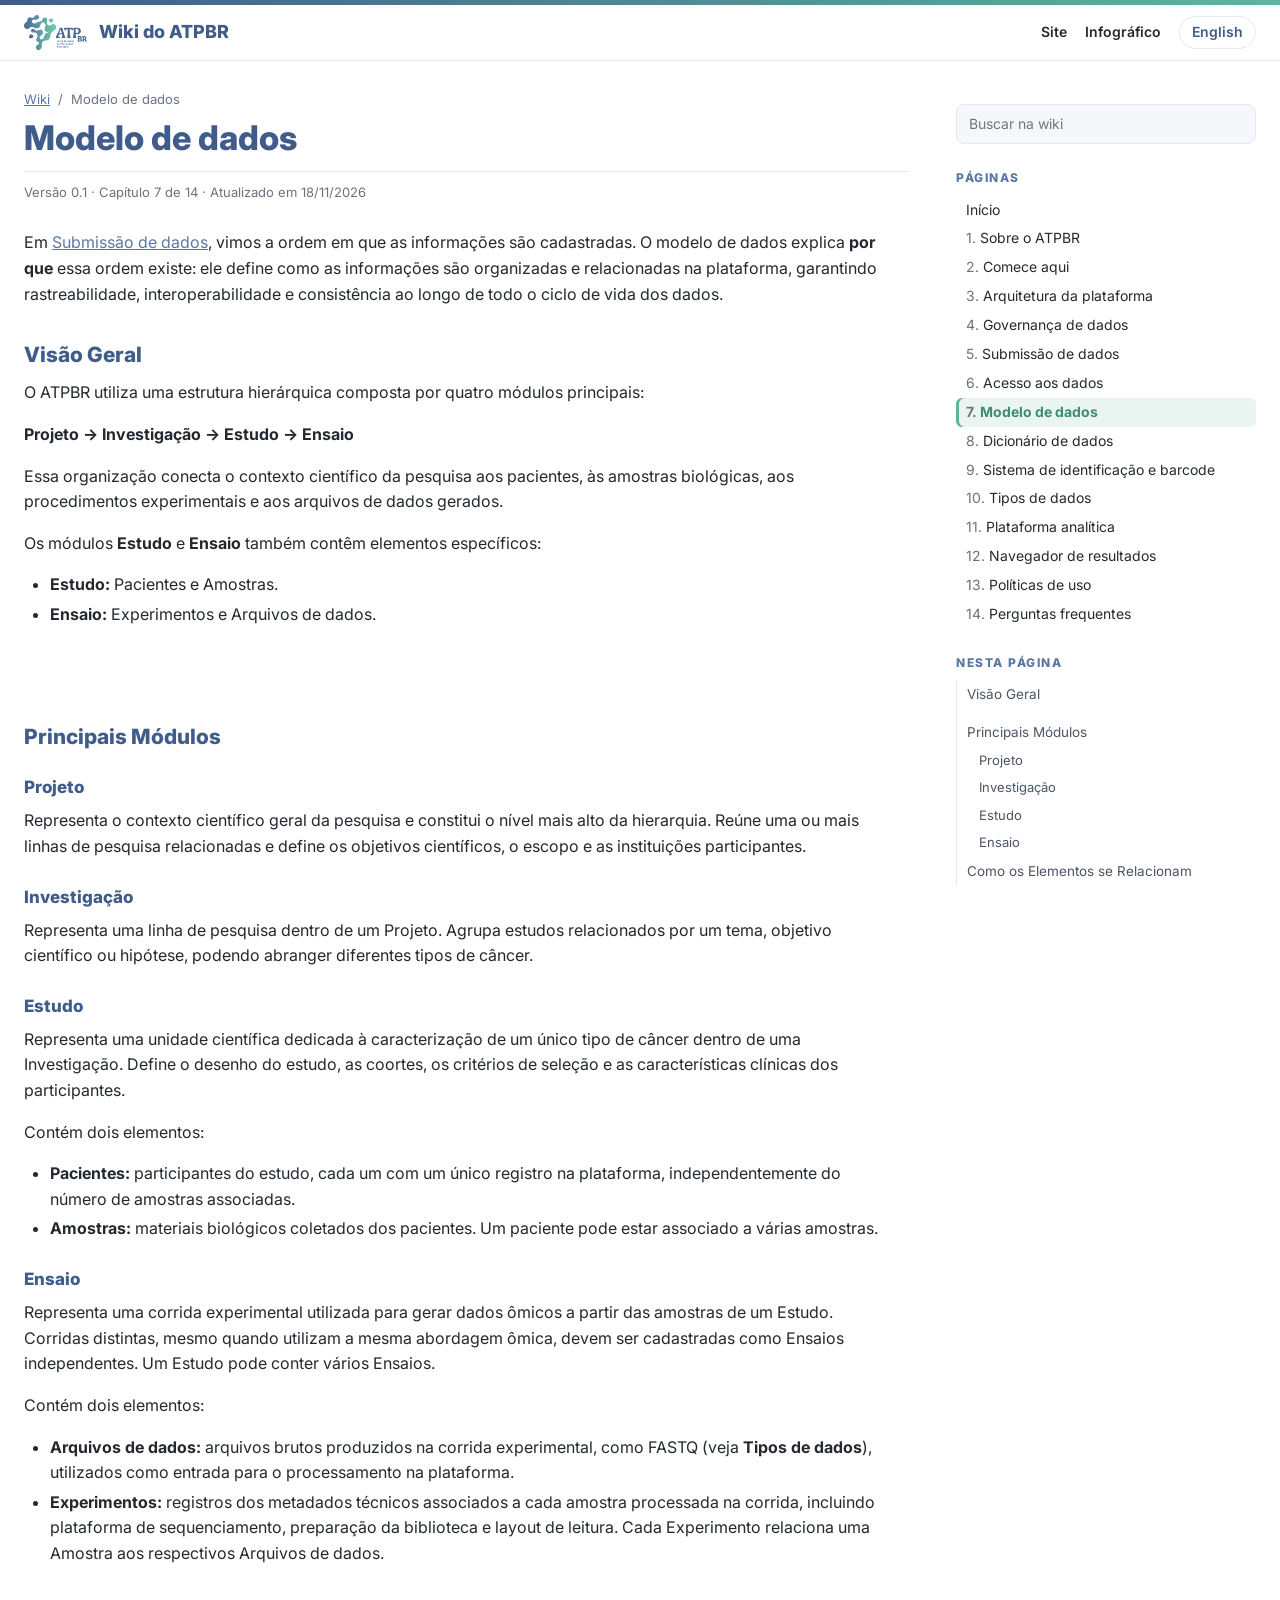
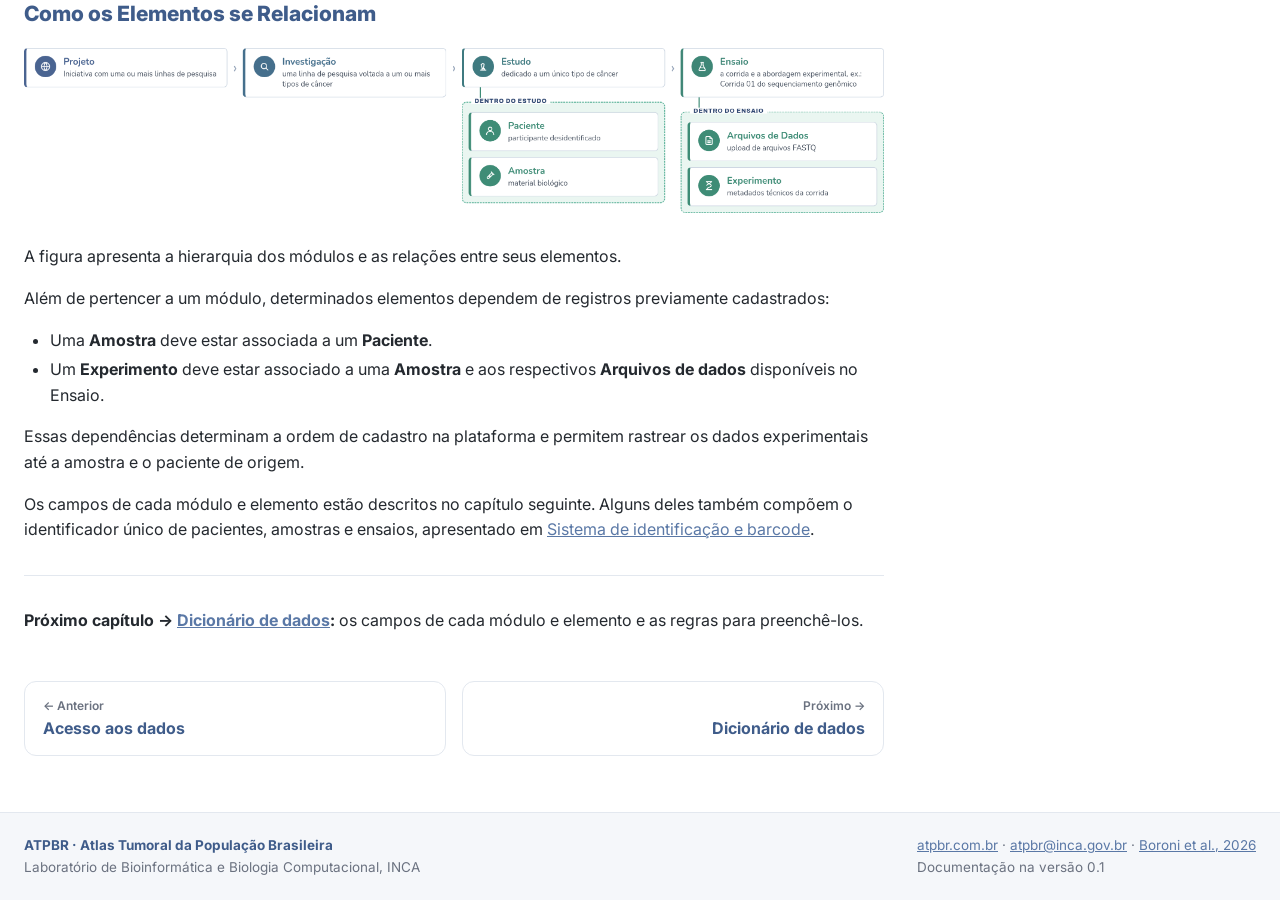
<file: wiki/modelo-de-dados.html>
<!DOCTYPE html>
<html lang="pt-br">

<head>
    <meta charset="UTF-8">
    <meta name="viewport" content="width=device-width, initial-scale=1.0">
    <title>Modelo de dados · Wiki do ATPBR</title>
    <meta name="description" content="Modelo de dados: como as informações cadastradas se organizam e se relacionam.">
    <link rel="alternate" hreflang="en" href="en/data-model.html">
    <link rel="icon" type="image/png" sizes="32x32" href="../assets/favicon-32x32.png">
    <link rel="icon" type="image/png" sizes="16x16" href="../assets/favicon-16x16.png">
    <link rel="apple-touch-icon" sizes="180x180" href="../assets/apple-touch-icon.png">
    <link rel="preconnect" href="https://fonts.googleapis.com">
    <link rel="preconnect" href="https://fonts.gstatic.com" crossorigin>
    <link href="https://fonts.googleapis.com/css2?family=Inter:wght@400;500;600;700;800&display=swap" rel="stylesheet">
    <link rel="stylesheet" href="wiki.css">
    <script async src="https://www.googletagmanager.com/gtm.js?id=GTM-W86MJVHT"></script>
    <script>window.dataLayer = window.dataLayer || []; function gtag(){dataLayer.push(arguments);} gtag('js', new Date());</script>
</head>

<body>
    <a class="wk-skip" href="#conteudo">Pular para o conteúdo</a>
    <header class="wk-top">
        <div class="wk-top-in">
            <a class="wk-brand" href="index.html">
                <img src="../assets/infografico/logo-atpbr.png" width="64" height="35" alt="">
                <span>Wiki do ATPBR</span>
            </a>
            <nav class="wk-top-nav" aria-label="Site">
                <a href="../index.html">Site</a>
                <a href="../infografico.html">Infográfico</a>
                <a class="wk-lang" href="en/data-model.html" hreflang="en" lang="en" title="Read this page in English">English</a>
                <button class="wk-menu" type="button" aria-controls="wk-side" aria-expanded="false">Páginas</button>
            </nav>
        </div>
    </header>

    <div class="wk-layout">
        <main class="wk-main" id="conteudo">
            <nav class="wk-crumbs" aria-label="Você está em"><a href="index.html">Wiki</a><span aria-hidden="true">/</span>Modelo de dados</nav>
            <h1>Modelo de dados</h1>
            <p class="wk-meta">Versão 0.1 · Capítulo 7 de 14 · Atualizado em 18/11/2026</p>
            <article class="wk-body">
<p>Em <a href="submissao-de-dados.html">Submissão de dados</a>, vimos a ordem em que as informações são cadastradas. O modelo de dados explica <strong>por que</strong> essa ordem existe: ele define como as informações são organizadas e relacionadas na plataforma, garantindo rastreabilidade, interoperabilidade e consistência ao longo de todo o ciclo de vida dos dados.</p>
<h3 id="visao-geral">Visão Geral<a class="wk-anchor" href="#visao-geral" aria-label="Link para esta seção">#</a></h3>
<p>O ATPBR utiliza uma estrutura hierárquica composta por quatro módulos principais:</p>
<p><strong>Projeto → Investigação → Estudo → Ensaio</strong></p>
<p>Essa organização conecta o contexto científico da pesquisa aos pacientes, às amostras biológicas, aos procedimentos experimentais e aos arquivos de dados gerados.</p>
<p>Os módulos <strong>Estudo</strong> e <strong>Ensaio</strong> também contêm elementos específicos:</p>
<ul>
<li><strong>Estudo:</strong> Pacientes e Amostras.</li>
<li><strong>Ensaio:</strong> Experimentos e Arquivos de dados.</li>
</ul>
<h3 id="secao"><a class="wk-anchor" href="#secao" aria-label="Link para esta seção">#</a></h3>
<h3 id="principais-modulos">Principais Módulos<a class="wk-anchor" href="#principais-modulos" aria-label="Link para esta seção">#</a></h3>
<h4 id="projeto">Projeto<a class="wk-anchor" href="#projeto" aria-label="Link para esta seção">#</a></h4>
<p>Representa o contexto científico geral da pesquisa e constitui o nível mais alto da hierarquia. Reúne uma ou mais linhas de pesquisa relacionadas e define os objetivos científicos, o escopo e as instituições participantes.</p>
<h4 id="investigacao">Investigação<a class="wk-anchor" href="#investigacao" aria-label="Link para esta seção">#</a></h4>
<p>Representa uma linha de pesquisa dentro de um Projeto. Agrupa estudos relacionados por um tema, objetivo científico ou hipótese, podendo abranger diferentes tipos de câncer.</p>
<h4 id="estudo">Estudo<a class="wk-anchor" href="#estudo" aria-label="Link para esta seção">#</a></h4>
<p>Representa uma unidade científica dedicada à caracterização de um único tipo de câncer dentro de uma Investigação. Define o desenho do estudo, as coortes, os critérios de seleção e as características clínicas dos participantes.</p>
<p>Contém dois elementos:</p>
<ul>
<li><strong>Pacientes:</strong> participantes do estudo, cada um com um único registro na plataforma, independentemente do número de amostras associadas.</li>
<li><strong>Amostras:</strong> materiais biológicos coletados dos pacientes. Um paciente pode estar associado a várias amostras.</li>
</ul>
<h4 id="ensaio">Ensaio<a class="wk-anchor" href="#ensaio" aria-label="Link para esta seção">#</a></h4>
<p>Representa uma corrida experimental utilizada para gerar dados ômicos a partir das amostras de um Estudo. Corridas distintas, mesmo quando utilizam a mesma abordagem ômica, devem ser cadastradas como Ensaios independentes. Um Estudo pode conter vários Ensaios.</p>
<p>Contém dois elementos:</p>
<ul>
<li><strong>Arquivos de dados:</strong> arquivos brutos produzidos na corrida experimental, como FASTQ (veja <strong>Tipos de dados</strong>), utilizados como entrada para o processamento na plataforma.</li>
<li><strong>Experimentos:</strong> registros dos metadados técnicos associados a cada amostra processada na corrida, incluindo plataforma de sequenciamento, preparação da biblioteca e layout de leitura. Cada Experimento relaciona uma Amostra aos respectivos Arquivos de dados.</li>
</ul>
<h3 id="como-os-elementos-se-relacionam">Como os Elementos se Relacionam<a class="wk-anchor" href="#como-os-elementos-se-relacionam" aria-label="Link para esta seção">#</a></h3>
<p><img src="images/modelo_dados.png" alt="Modelo de dados do ATPBR: Projeto, Investigação, Estudo e Ensaio; dentro do Estudo, Paciente e Amostra; dentro do Ensaio, Arquivos de dados e Experimento" /></p>
<p>A figura apresenta a hierarquia dos módulos e as relações entre seus elementos.</p>
<p>Além de pertencer a um módulo, determinados elementos dependem de registros previamente cadastrados:</p>
<ul>
<li>Uma <strong>Amostra</strong> deve estar associada a um <strong>Paciente</strong>.</li>
<li>Um <strong>Experimento</strong> deve estar associado a uma <strong>Amostra</strong> e aos respectivos <strong>Arquivos de dados</strong> disponíveis no Ensaio.</li>
</ul>
<p>Essas dependências determinam a ordem de cadastro na plataforma e permitem rastrear os dados experimentais até a amostra e o paciente de origem.</p>
<p>Os campos de cada módulo e elemento estão descritos no capítulo seguinte. Alguns deles também compõem o identificador único de pacientes, amostras e ensaios, apresentado em <a href="sistema-de-identificacao-e-barcode.html">Sistema de identificação e barcode</a>.</p>
<hr />
<p><strong>Próximo capítulo → <a href="dicionario-de-dados.html">Dicionário de dados</a>:</strong> os campos de cada módulo e elemento e as regras para preenchê-los.</p>

            </article>
            <nav class="wk-pager" aria-label="Capítulos">
                <a class="wk-prev" href="acesso-aos-dados.html"><small>← Anterior</small>Acesso aos dados</a>
                <a class="wk-next" href="dicionario-de-dados.html"><small>Próximo →</small>Dicionário de dados</a>
            </nav>
        </main>

        <aside class="wk-side" id="wk-side">
            <div class="wk-search">
                <label for="wk-q" class="wk-visually-hidden">Buscar na wiki</label>
                <input id="wk-q" type="search" placeholder="Buscar na wiki" autocomplete="off">
            </div>
            <div id="wk-results" class="wk-results" hidden data-empty="Nada encontrado para"></div>
            <div id="wk-nav">
                <h2 class="wk-side-title">Páginas</h2>
                <ol class="wk-pages">
                    <li class="wk-home"><a href="index.html">Início</a></li>
<li><a href="sobre-o-atpbr.html">Sobre o ATPBR</a></li>
<li><a href="comece-aqui.html">Comece aqui</a></li>
<li><a href="arquitetura-da-plataforma.html">Arquitetura da plataforma</a></li>
<li><a href="governanca-de-dados.html">Governança de dados</a></li>
<li><a href="submissao-de-dados.html">Submissão de dados</a></li>
<li><a href="acesso-aos-dados.html">Acesso aos dados</a></li>
<li><a href="modelo-de-dados.html" aria-current="page">Modelo de dados</a></li>
<li><a href="dicionario-de-dados.html">Dicionário de dados</a></li>
<li><a href="sistema-de-identificacao-e-barcode.html">Sistema de identificação e barcode</a></li>
<li><a href="tipos-de-dados.html">Tipos de dados</a></li>
<li><a href="plataforma-analitica.html">Plataforma analítica</a></li>
<li><a href="navegador-de-resultados.html">Navegador de resultados</a></li>
<li><a href="politicas-de-uso.html">Políticas de uso</a></li>
<li><a href="perguntas-frequentes.html">Perguntas frequentes</a></li>
                </ol>
                <h2 class="wk-side-title">Nesta página</h2>
<ul class="wk-toc">
<li class=""><a href="#visao-geral">Visão Geral</a></li>
<li class=""><a href="#secao"></a></li>
<li class=""><a href="#principais-modulos">Principais Módulos</a></li>
<li class="wk-sub"><a href="#projeto">Projeto</a></li>
<li class="wk-sub"><a href="#investigacao">Investigação</a></li>
<li class="wk-sub"><a href="#estudo">Estudo</a></li>
<li class="wk-sub"><a href="#ensaio">Ensaio</a></li>
<li class=""><a href="#como-os-elementos-se-relacionam">Como os Elementos se Relacionam</a></li>
</ul>
            </div>
        </aside>
    </div>

    <footer class="wk-foot">
        <div class="wk-foot-in">
            <p><strong>ATPBR · Atlas Tumoral da População Brasileira</strong><br>
                Laboratório de Bioinformática e Biologia Computacional, INCA</p>
            <p><a href="https://atpbr.com.br">atpbr.com.br</a> · <a href="mailto:atpbr@inca.gov.br">atpbr@inca.gov.br</a> ·
                <a href="https://doi.org/10.1016/j.lana.2026.101397" target="_blank" rel="noopener">Boroni et al., 2026</a><br>
                Documentação na versão 0.1</p>
        </div>
    </footer>

    <script src="search-index.js"></script>
    <script src="wiki.js"></script>
</body>

</html>
</file>
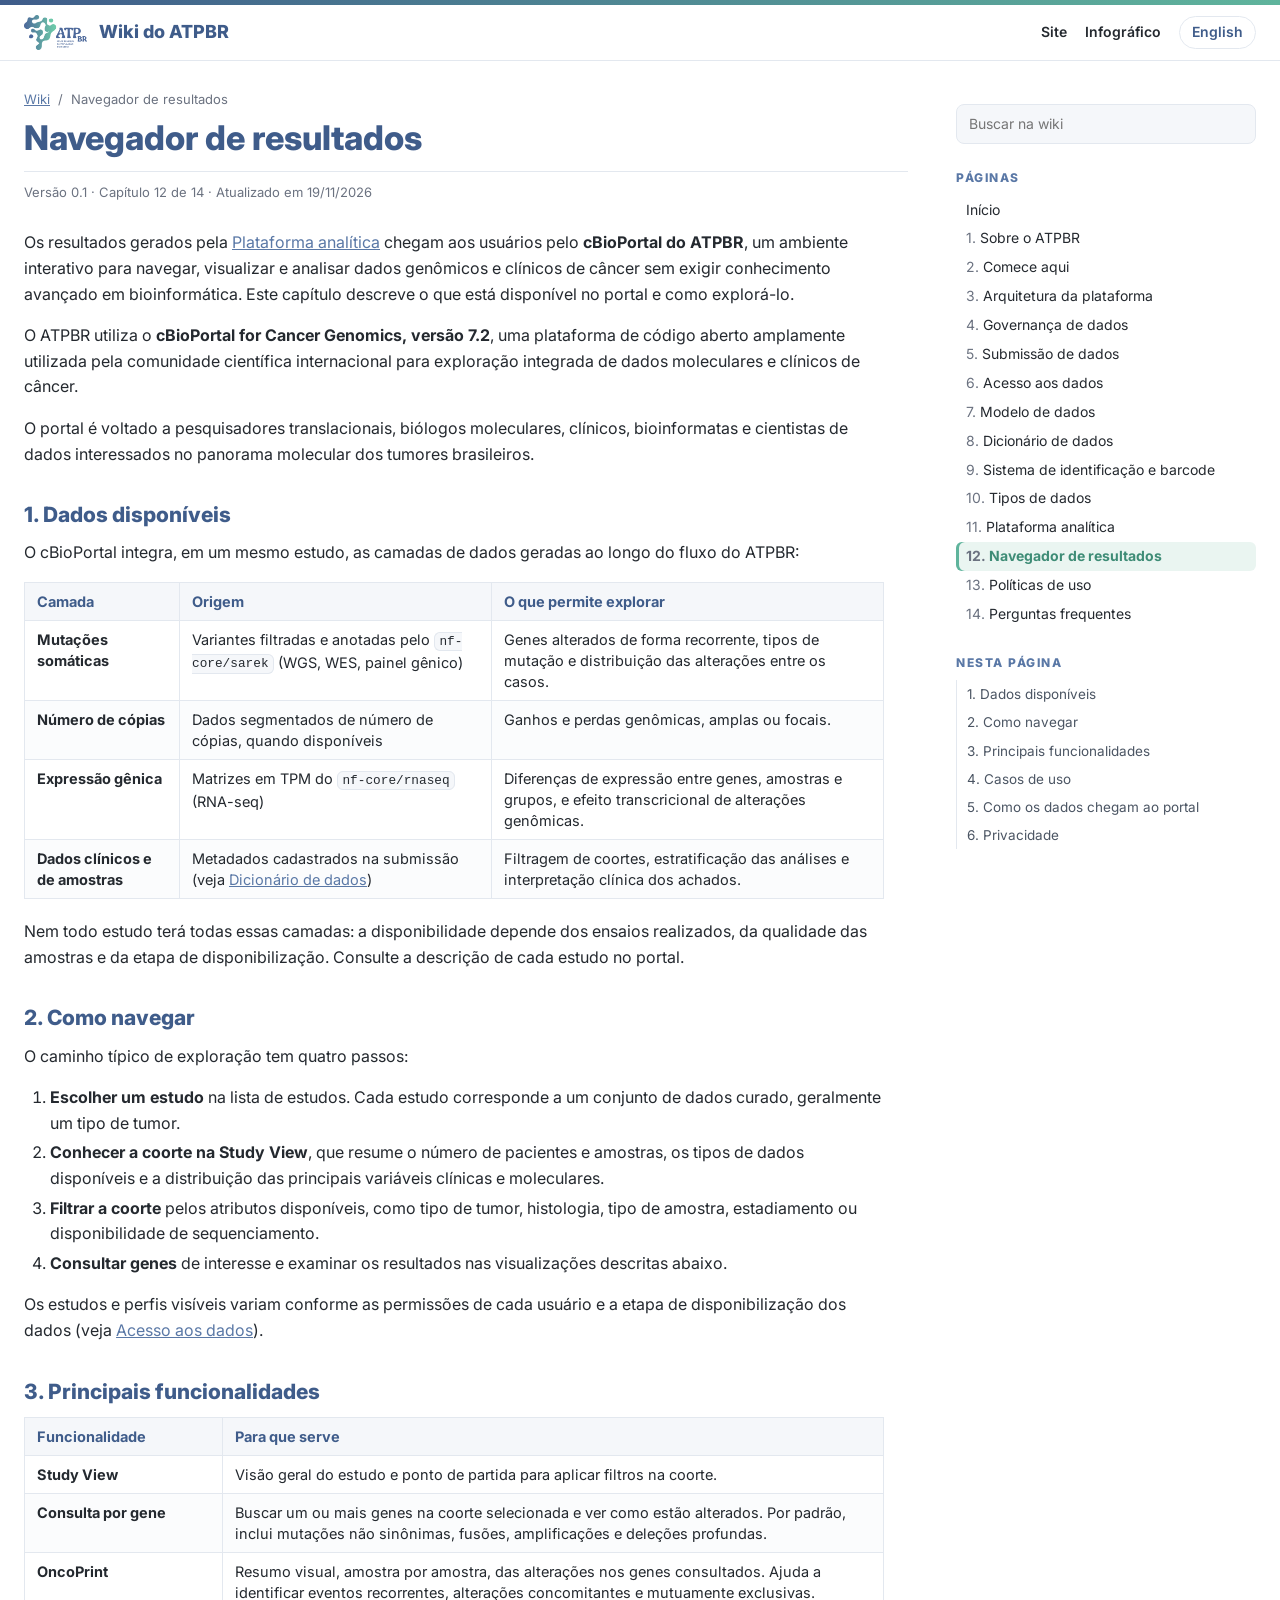
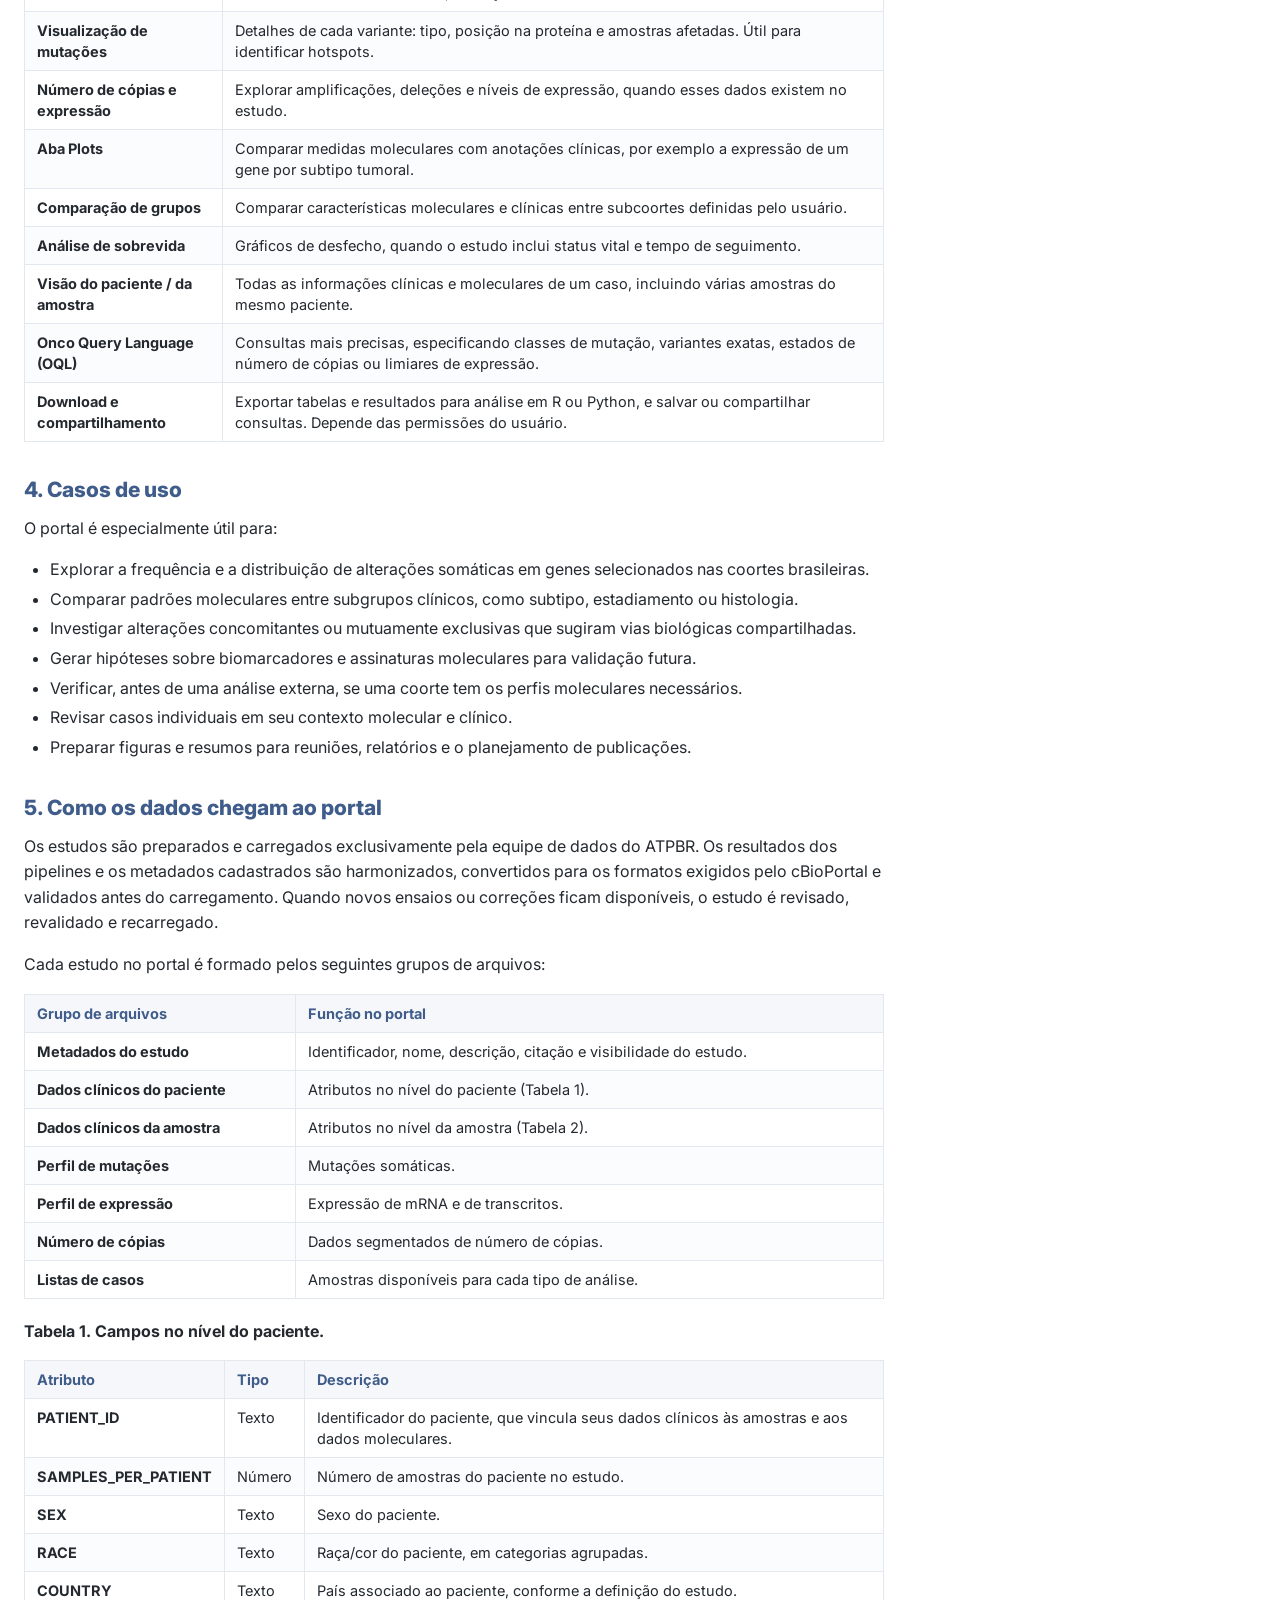
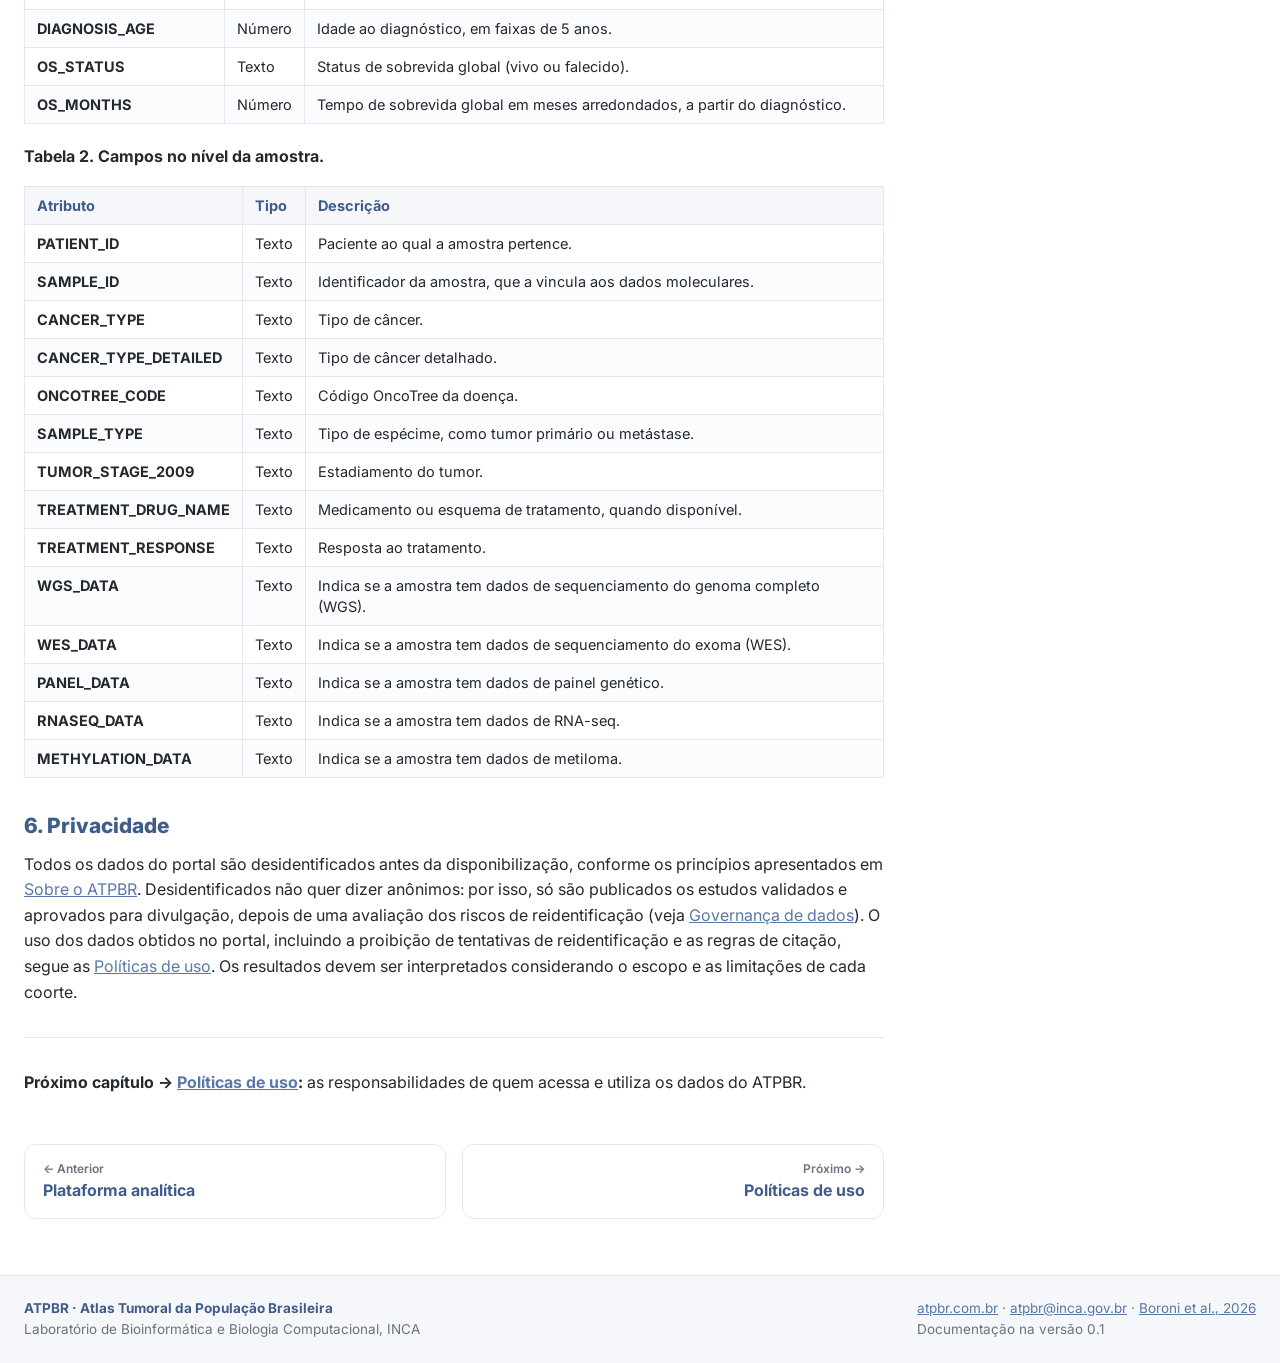
<file: wiki/navegador-de-resultados.html>
<!DOCTYPE html>
<html lang="pt-br">

<head>
    <meta charset="UTF-8">
    <meta name="viewport" content="width=device-width, initial-scale=1.0">
    <title>Navegador de resultados · Wiki do ATPBR</title>
    <meta name="description" content="Navegador de resultados: como explorar os resultados no cBioPortal do ATPBR.">
    <link rel="alternate" hreflang="en" href="en/results-browser.html">
    <link rel="icon" type="image/png" sizes="32x32" href="../assets/favicon-32x32.png">
    <link rel="icon" type="image/png" sizes="16x16" href="../assets/favicon-16x16.png">
    <link rel="apple-touch-icon" sizes="180x180" href="../assets/apple-touch-icon.png">
    <link rel="preconnect" href="https://fonts.googleapis.com">
    <link rel="preconnect" href="https://fonts.gstatic.com" crossorigin>
    <link href="https://fonts.googleapis.com/css2?family=Inter:wght@400;500;600;700;800&display=swap" rel="stylesheet">
    <link rel="stylesheet" href="wiki.css">
    <script async src="https://www.googletagmanager.com/gtm.js?id=GTM-W86MJVHT"></script>
    <script>window.dataLayer = window.dataLayer || []; function gtag(){dataLayer.push(arguments);} gtag('js', new Date());</script>
</head>

<body>
    <a class="wk-skip" href="#conteudo">Pular para o conteúdo</a>
    <header class="wk-top">
        <div class="wk-top-in">
            <a class="wk-brand" href="index.html">
                <img src="../assets/infografico/logo-atpbr.png" width="64" height="35" alt="">
                <span>Wiki do ATPBR</span>
            </a>
            <nav class="wk-top-nav" aria-label="Site">
                <a href="../index.html">Site</a>
                <a href="../infografico.html">Infográfico</a>
                <a class="wk-lang" href="en/results-browser.html" hreflang="en" lang="en" title="Read this page in English">English</a>
                <button class="wk-menu" type="button" aria-controls="wk-side" aria-expanded="false">Páginas</button>
            </nav>
        </div>
    </header>

    <div class="wk-layout">
        <main class="wk-main" id="conteudo">
            <nav class="wk-crumbs" aria-label="Você está em"><a href="index.html">Wiki</a><span aria-hidden="true">/</span>Navegador de resultados</nav>
            <h1>Navegador de resultados</h1>
            <p class="wk-meta">Versão 0.1 · Capítulo 12 de 14 · Atualizado em 19/11/2026</p>
            <article class="wk-body">
<p>Os resultados gerados pela <a href="plataforma-analitica.html">Plataforma analítica</a> chegam aos usuários pelo <strong>cBioPortal do ATPBR</strong>, um ambiente interativo para navegar, visualizar e analisar dados genômicos e clínicos de câncer sem exigir conhecimento avançado em bioinformática. Este capítulo descreve o que está disponível no portal e como explorá-lo.</p>
<p>O ATPBR utiliza o <strong>cBioPortal for Cancer Genomics, versão 7.2</strong>, uma plataforma de código aberto amplamente utilizada pela comunidade científica internacional para exploração integrada de dados moleculares e clínicos de câncer.</p>
<p>O portal é voltado a pesquisadores translacionais, biólogos moleculares, clínicos, bioinformatas e cientistas de dados interessados no panorama molecular dos tumores brasileiros.</p>
<h3 id="1-dados-disponiveis">1. Dados disponíveis<a class="wk-anchor" href="#1-dados-disponiveis" aria-label="Link para esta seção">#</a></h3>
<p>O cBioPortal integra, em um mesmo estudo, as camadas de dados geradas ao longo do fluxo do ATPBR:</p>
<div class="wk-table"><table>
<thead>
<tr>
<th style="text-align:left">Camada</th>
<th style="text-align:left">Origem</th>
<th style="text-align:left">O que permite explorar</th>
</tr>
</thead>
<tbody>
<tr>
<td style="text-align:left"><strong>Mutações somáticas</strong></td>
<td style="text-align:left">Variantes filtradas e anotadas pelo <code>nf-core/sarek</code> (WGS, WES, painel gênico)</td>
<td style="text-align:left">Genes alterados de forma recorrente, tipos de mutação e distribuição das alterações entre os casos.</td>
</tr>
<tr>
<td style="text-align:left"><strong>Número de cópias</strong></td>
<td style="text-align:left">Dados segmentados de número de cópias, quando disponíveis</td>
<td style="text-align:left">Ganhos e perdas genômicas, amplas ou focais.</td>
</tr>
<tr>
<td style="text-align:left"><strong>Expressão gênica</strong></td>
<td style="text-align:left">Matrizes em TPM do <code>nf-core/rnaseq</code> (RNA-seq)</td>
<td style="text-align:left">Diferenças de expressão entre genes, amostras e grupos, e efeito transcricional de alterações genômicas.</td>
</tr>
<tr>
<td style="text-align:left"><strong>Dados clínicos e de amostras</strong></td>
<td style="text-align:left">Metadados cadastrados na submissão (veja <a href="dicionario-de-dados.html">Dicionário de dados</a>)</td>
<td style="text-align:left">Filtragem de coortes, estratificação das análises e interpretação clínica dos achados.</td>
</tr>
</tbody>
</table></div>
<p>Nem todo estudo terá todas essas camadas: a disponibilidade depende dos ensaios realizados, da qualidade das amostras e da etapa de disponibilização. Consulte a descrição de cada estudo no portal.</p>
<h3 id="2-como-navegar">2. Como navegar<a class="wk-anchor" href="#2-como-navegar" aria-label="Link para esta seção">#</a></h3>
<p>O caminho típico de exploração tem quatro passos:</p>
<ol>
<li><strong>Escolher um estudo</strong> na lista de estudos. Cada estudo corresponde a um conjunto de dados curado, geralmente um tipo de tumor.</li>
<li><strong>Conhecer a coorte na Study View</strong>, que resume o número de pacientes e amostras, os tipos de dados disponíveis e a distribuição das principais variáveis clínicas e moleculares.</li>
<li><strong>Filtrar a coorte</strong> pelos atributos disponíveis, como tipo de tumor, histologia, tipo de amostra, estadiamento ou disponibilidade de sequenciamento.</li>
<li><strong>Consultar genes</strong> de interesse e examinar os resultados nas visualizações descritas abaixo.</li>
</ol>
<p>Os estudos e perfis visíveis variam conforme as permissões de cada usuário e a etapa de disponibilização dos dados (veja <a href="acesso-aos-dados.html">Acesso aos dados</a>).</p>
<h3 id="3-principais-funcionalidades">3. Principais funcionalidades<a class="wk-anchor" href="#3-principais-funcionalidades" aria-label="Link para esta seção">#</a></h3>
<div class="wk-table"><table>
<thead>
<tr>
<th style="text-align:left">Funcionalidade</th>
<th style="text-align:left">Para que serve</th>
</tr>
</thead>
<tbody>
<tr>
<td style="text-align:left"><strong>Study View</strong></td>
<td style="text-align:left">Visão geral do estudo e ponto de partida para aplicar filtros na coorte.</td>
</tr>
<tr>
<td style="text-align:left"><strong>Consulta por gene</strong></td>
<td style="text-align:left">Buscar um ou mais genes na coorte selecionada e ver como estão alterados. Por padrão, inclui mutações não sinônimas, fusões, amplificações e deleções profundas.</td>
</tr>
<tr>
<td style="text-align:left"><strong>OncoPrint</strong></td>
<td style="text-align:left">Resumo visual, amostra por amostra, das alterações nos genes consultados. Ajuda a identificar eventos recorrentes, alterações concomitantes e mutuamente exclusivas.</td>
</tr>
<tr>
<td style="text-align:left"><strong>Visualização de mutações</strong></td>
<td style="text-align:left">Detalhes de cada variante: tipo, posição na proteína e amostras afetadas. Útil para identificar hotspots.</td>
</tr>
<tr>
<td style="text-align:left"><strong>Número de cópias e expressão</strong></td>
<td style="text-align:left">Explorar amplificações, deleções e níveis de expressão, quando esses dados existem no estudo.</td>
</tr>
<tr>
<td style="text-align:left"><strong>Aba Plots</strong></td>
<td style="text-align:left">Comparar medidas moleculares com anotações clínicas, por exemplo a expressão de um gene por subtipo tumoral.</td>
</tr>
<tr>
<td style="text-align:left"><strong>Comparação de grupos</strong></td>
<td style="text-align:left">Comparar características moleculares e clínicas entre subcoortes definidas pelo usuário.</td>
</tr>
<tr>
<td style="text-align:left"><strong>Análise de sobrevida</strong></td>
<td style="text-align:left">Gráficos de desfecho, quando o estudo inclui status vital e tempo de seguimento.</td>
</tr>
<tr>
<td style="text-align:left"><strong>Visão do paciente / da amostra</strong></td>
<td style="text-align:left">Todas as informações clínicas e moleculares de um caso, incluindo várias amostras do mesmo paciente.</td>
</tr>
<tr>
<td style="text-align:left"><strong>Onco Query Language (OQL)</strong></td>
<td style="text-align:left">Consultas mais precisas, especificando classes de mutação, variantes exatas, estados de número de cópias ou limiares de expressão.</td>
</tr>
<tr>
<td style="text-align:left"><strong>Download e compartilhamento</strong></td>
<td style="text-align:left">Exportar tabelas e resultados para análise em R ou Python, e salvar ou compartilhar consultas. Depende das permissões do usuário.</td>
</tr>
</tbody>
</table></div>
<h3 id="4-casos-de-uso">4. Casos de uso<a class="wk-anchor" href="#4-casos-de-uso" aria-label="Link para esta seção">#</a></h3>
<p>O portal é especialmente útil para:</p>
<ul>
<li>Explorar a frequência e a distribuição de alterações somáticas em genes selecionados nas coortes brasileiras.</li>
<li>Comparar padrões moleculares entre subgrupos clínicos, como subtipo, estadiamento ou histologia.</li>
<li>Investigar alterações concomitantes ou mutuamente exclusivas que sugiram vias biológicas compartilhadas.</li>
<li>Gerar hipóteses sobre biomarcadores e assinaturas moleculares para validação futura.</li>
<li>Verificar, antes de uma análise externa, se uma coorte tem os perfis moleculares necessários.</li>
<li>Revisar casos individuais em seu contexto molecular e clínico.</li>
<li>Preparar figuras e resumos para reuniões, relatórios e o planejamento de publicações.</li>
</ul>
<h3 id="5-como-os-dados-chegam-ao-portal">5. Como os dados chegam ao portal<a class="wk-anchor" href="#5-como-os-dados-chegam-ao-portal" aria-label="Link para esta seção">#</a></h3>
<p>Os estudos são preparados e carregados exclusivamente pela equipe de dados do ATPBR. Os resultados dos pipelines e os metadados cadastrados são harmonizados, convertidos para os formatos exigidos pelo cBioPortal e validados antes do carregamento. Quando novos ensaios ou correções ficam disponíveis, o estudo é revisado, revalidado e recarregado.</p>
<p>Cada estudo no portal é formado pelos seguintes grupos de arquivos:</p>
<div class="wk-table"><table>
<thead>
<tr>
<th style="text-align:left">Grupo de arquivos</th>
<th style="text-align:left">Função no portal</th>
</tr>
</thead>
<tbody>
<tr>
<td style="text-align:left"><strong>Metadados do estudo</strong></td>
<td style="text-align:left">Identificador, nome, descrição, citação e visibilidade do estudo.</td>
</tr>
<tr>
<td style="text-align:left"><strong>Dados clínicos do paciente</strong></td>
<td style="text-align:left">Atributos no nível do paciente (Tabela 1).</td>
</tr>
<tr>
<td style="text-align:left"><strong>Dados clínicos da amostra</strong></td>
<td style="text-align:left">Atributos no nível da amostra (Tabela 2).</td>
</tr>
<tr>
<td style="text-align:left"><strong>Perfil de mutações</strong></td>
<td style="text-align:left">Mutações somáticas.</td>
</tr>
<tr>
<td style="text-align:left"><strong>Perfil de expressão</strong></td>
<td style="text-align:left">Expressão de mRNA e de transcritos.</td>
</tr>
<tr>
<td style="text-align:left"><strong>Número de cópias</strong></td>
<td style="text-align:left">Dados segmentados de número de cópias.</td>
</tr>
<tr>
<td style="text-align:left"><strong>Listas de casos</strong></td>
<td style="text-align:left">Amostras disponíveis para cada tipo de análise.</td>
</tr>
</tbody>
</table></div>
<p><strong>Tabela 1. Campos no nível do paciente.</strong></p>
<div class="wk-table"><table>
<thead>
<tr>
<th style="text-align:left">Atributo</th>
<th style="text-align:left">Tipo</th>
<th style="text-align:left">Descrição</th>
</tr>
</thead>
<tbody>
<tr>
<td style="text-align:left"><strong>PATIENT_ID</strong></td>
<td style="text-align:left">Texto</td>
<td style="text-align:left">Identificador do paciente, que vincula seus dados clínicos às amostras e aos dados moleculares.</td>
</tr>
<tr>
<td style="text-align:left"><strong>SAMPLES_PER_PATIENT</strong></td>
<td style="text-align:left">Número</td>
<td style="text-align:left">Número de amostras do paciente no estudo.</td>
</tr>
<tr>
<td style="text-align:left"><strong>SEX</strong></td>
<td style="text-align:left">Texto</td>
<td style="text-align:left">Sexo do paciente.</td>
</tr>
<tr>
<td style="text-align:left"><strong>RACE</strong></td>
<td style="text-align:left">Texto</td>
<td style="text-align:left">Raça/cor do paciente, em categorias agrupadas.</td>
</tr>
<tr>
<td style="text-align:left"><strong>COUNTRY</strong></td>
<td style="text-align:left">Texto</td>
<td style="text-align:left">País associado ao paciente, conforme a definição do estudo.</td>
</tr>
<tr>
<td style="text-align:left"><strong>DIAGNOSIS_AGE</strong></td>
<td style="text-align:left">Número</td>
<td style="text-align:left">Idade ao diagnóstico, em faixas de 5 anos.</td>
</tr>
<tr>
<td style="text-align:left"><strong>OS_STATUS</strong></td>
<td style="text-align:left">Texto</td>
<td style="text-align:left">Status de sobrevida global (vivo ou falecido).</td>
</tr>
<tr>
<td style="text-align:left"><strong>OS_MONTHS</strong></td>
<td style="text-align:left">Número</td>
<td style="text-align:left">Tempo de sobrevida global em meses arredondados, a partir do diagnóstico.</td>
</tr>
</tbody>
</table></div>
<p><strong>Tabela 2. Campos no nível da amostra.</strong></p>
<div class="wk-table"><table>
<thead>
<tr>
<th style="text-align:left">Atributo</th>
<th style="text-align:left">Tipo</th>
<th style="text-align:left">Descrição</th>
</tr>
</thead>
<tbody>
<tr>
<td style="text-align:left"><strong>PATIENT_ID</strong></td>
<td style="text-align:left">Texto</td>
<td style="text-align:left">Paciente ao qual a amostra pertence.</td>
</tr>
<tr>
<td style="text-align:left"><strong>SAMPLE_ID</strong></td>
<td style="text-align:left">Texto</td>
<td style="text-align:left">Identificador da amostra, que a vincula aos dados moleculares.</td>
</tr>
<tr>
<td style="text-align:left"><strong>CANCER_TYPE</strong></td>
<td style="text-align:left">Texto</td>
<td style="text-align:left">Tipo de câncer.</td>
</tr>
<tr>
<td style="text-align:left"><strong>CANCER_TYPE_DETAILED</strong></td>
<td style="text-align:left">Texto</td>
<td style="text-align:left">Tipo de câncer detalhado.</td>
</tr>
<tr>
<td style="text-align:left"><strong>ONCOTREE_CODE</strong></td>
<td style="text-align:left">Texto</td>
<td style="text-align:left">Código OncoTree da doença.</td>
</tr>
<tr>
<td style="text-align:left"><strong>SAMPLE_TYPE</strong></td>
<td style="text-align:left">Texto</td>
<td style="text-align:left">Tipo de espécime, como tumor primário ou metástase.</td>
</tr>
<tr>
<td style="text-align:left"><strong>TUMOR_STAGE_2009</strong></td>
<td style="text-align:left">Texto</td>
<td style="text-align:left">Estadiamento do tumor.</td>
</tr>
<tr>
<td style="text-align:left"><strong>TREATMENT_DRUG_NAME</strong></td>
<td style="text-align:left">Texto</td>
<td style="text-align:left">Medicamento ou esquema de tratamento, quando disponível.</td>
</tr>
<tr>
<td style="text-align:left"><strong>TREATMENT_RESPONSE</strong></td>
<td style="text-align:left">Texto</td>
<td style="text-align:left">Resposta ao tratamento.</td>
</tr>
<tr>
<td style="text-align:left"><strong>WGS_DATA</strong></td>
<td style="text-align:left">Texto</td>
<td style="text-align:left">Indica se a amostra tem dados de sequenciamento do genoma completo (WGS).</td>
</tr>
<tr>
<td style="text-align:left"><strong>WES_DATA</strong></td>
<td style="text-align:left">Texto</td>
<td style="text-align:left">Indica se a amostra tem dados de sequenciamento do exoma (WES).</td>
</tr>
<tr>
<td style="text-align:left"><strong>PANEL_DATA</strong></td>
<td style="text-align:left">Texto</td>
<td style="text-align:left">Indica se a amostra tem dados de painel genético.</td>
</tr>
<tr>
<td style="text-align:left"><strong>RNASEQ_DATA</strong></td>
<td style="text-align:left">Texto</td>
<td style="text-align:left">Indica se a amostra tem dados de RNA-seq.</td>
</tr>
<tr>
<td style="text-align:left"><strong>METHYLATION_DATA</strong></td>
<td style="text-align:left">Texto</td>
<td style="text-align:left">Indica se a amostra tem dados de metiloma.</td>
</tr>
</tbody>
</table></div>
<h3 id="6-privacidade">6. Privacidade<a class="wk-anchor" href="#6-privacidade" aria-label="Link para esta seção">#</a></h3>
<p>Todos os dados do portal são desidentificados antes da disponibilização, conforme os princípios apresentados em <a href="sobre-o-atpbr.html">Sobre o ATPBR</a>. Desidentificados não quer dizer anônimos: por isso, só são publicados os estudos validados e aprovados para divulgação, depois de uma avaliação dos riscos de reidentificação (veja <a href="governanca-de-dados.html">Governança de dados</a>). O uso dos dados obtidos no portal, incluindo a proibição de tentativas de reidentificação e as regras de citação, segue as <a href="politicas-de-uso.html">Políticas de uso</a>. Os resultados devem ser interpretados considerando o escopo e as limitações de cada coorte.</p>
<hr />
<p><strong>Próximo capítulo → <a href="politicas-de-uso.html">Políticas de uso</a>:</strong> as responsabilidades de quem acessa e utiliza os dados do ATPBR.</p>

            </article>
            <nav class="wk-pager" aria-label="Capítulos">
                <a class="wk-prev" href="plataforma-analitica.html"><small>← Anterior</small>Plataforma analítica</a>
                <a class="wk-next" href="politicas-de-uso.html"><small>Próximo →</small>Políticas de uso</a>
            </nav>
        </main>

        <aside class="wk-side" id="wk-side">
            <div class="wk-search">
                <label for="wk-q" class="wk-visually-hidden">Buscar na wiki</label>
                <input id="wk-q" type="search" placeholder="Buscar na wiki" autocomplete="off">
            </div>
            <div id="wk-results" class="wk-results" hidden data-empty="Nada encontrado para"></div>
            <div id="wk-nav">
                <h2 class="wk-side-title">Páginas</h2>
                <ol class="wk-pages">
                    <li class="wk-home"><a href="index.html">Início</a></li>
<li><a href="sobre-o-atpbr.html">Sobre o ATPBR</a></li>
<li><a href="comece-aqui.html">Comece aqui</a></li>
<li><a href="arquitetura-da-plataforma.html">Arquitetura da plataforma</a></li>
<li><a href="governanca-de-dados.html">Governança de dados</a></li>
<li><a href="submissao-de-dados.html">Submissão de dados</a></li>
<li><a href="acesso-aos-dados.html">Acesso aos dados</a></li>
<li><a href="modelo-de-dados.html">Modelo de dados</a></li>
<li><a href="dicionario-de-dados.html">Dicionário de dados</a></li>
<li><a href="sistema-de-identificacao-e-barcode.html">Sistema de identificação e barcode</a></li>
<li><a href="tipos-de-dados.html">Tipos de dados</a></li>
<li><a href="plataforma-analitica.html">Plataforma analítica</a></li>
<li><a href="navegador-de-resultados.html" aria-current="page">Navegador de resultados</a></li>
<li><a href="politicas-de-uso.html">Políticas de uso</a></li>
<li><a href="perguntas-frequentes.html">Perguntas frequentes</a></li>
                </ol>
                <h2 class="wk-side-title">Nesta página</h2>
<ul class="wk-toc">
<li class=""><a href="#1-dados-disponiveis">1. Dados disponíveis</a></li>
<li class=""><a href="#2-como-navegar">2. Como navegar</a></li>
<li class=""><a href="#3-principais-funcionalidades">3. Principais funcionalidades</a></li>
<li class=""><a href="#4-casos-de-uso">4. Casos de uso</a></li>
<li class=""><a href="#5-como-os-dados-chegam-ao-portal">5. Como os dados chegam ao portal</a></li>
<li class=""><a href="#6-privacidade">6. Privacidade</a></li>
</ul>
            </div>
        </aside>
    </div>

    <footer class="wk-foot">
        <div class="wk-foot-in">
            <p><strong>ATPBR · Atlas Tumoral da População Brasileira</strong><br>
                Laboratório de Bioinformática e Biologia Computacional, INCA</p>
            <p><a href="https://atpbr.com.br">atpbr.com.br</a> · <a href="mailto:atpbr@inca.gov.br">atpbr@inca.gov.br</a> ·
                <a href="https://doi.org/10.1016/j.lana.2026.101397" target="_blank" rel="noopener">Boroni et al., 2026</a><br>
                Documentação na versão 0.1</p>
        </div>
    </footer>

    <script src="search-index.js"></script>
    <script src="wiki.js"></script>
</body>

</html>
</file>
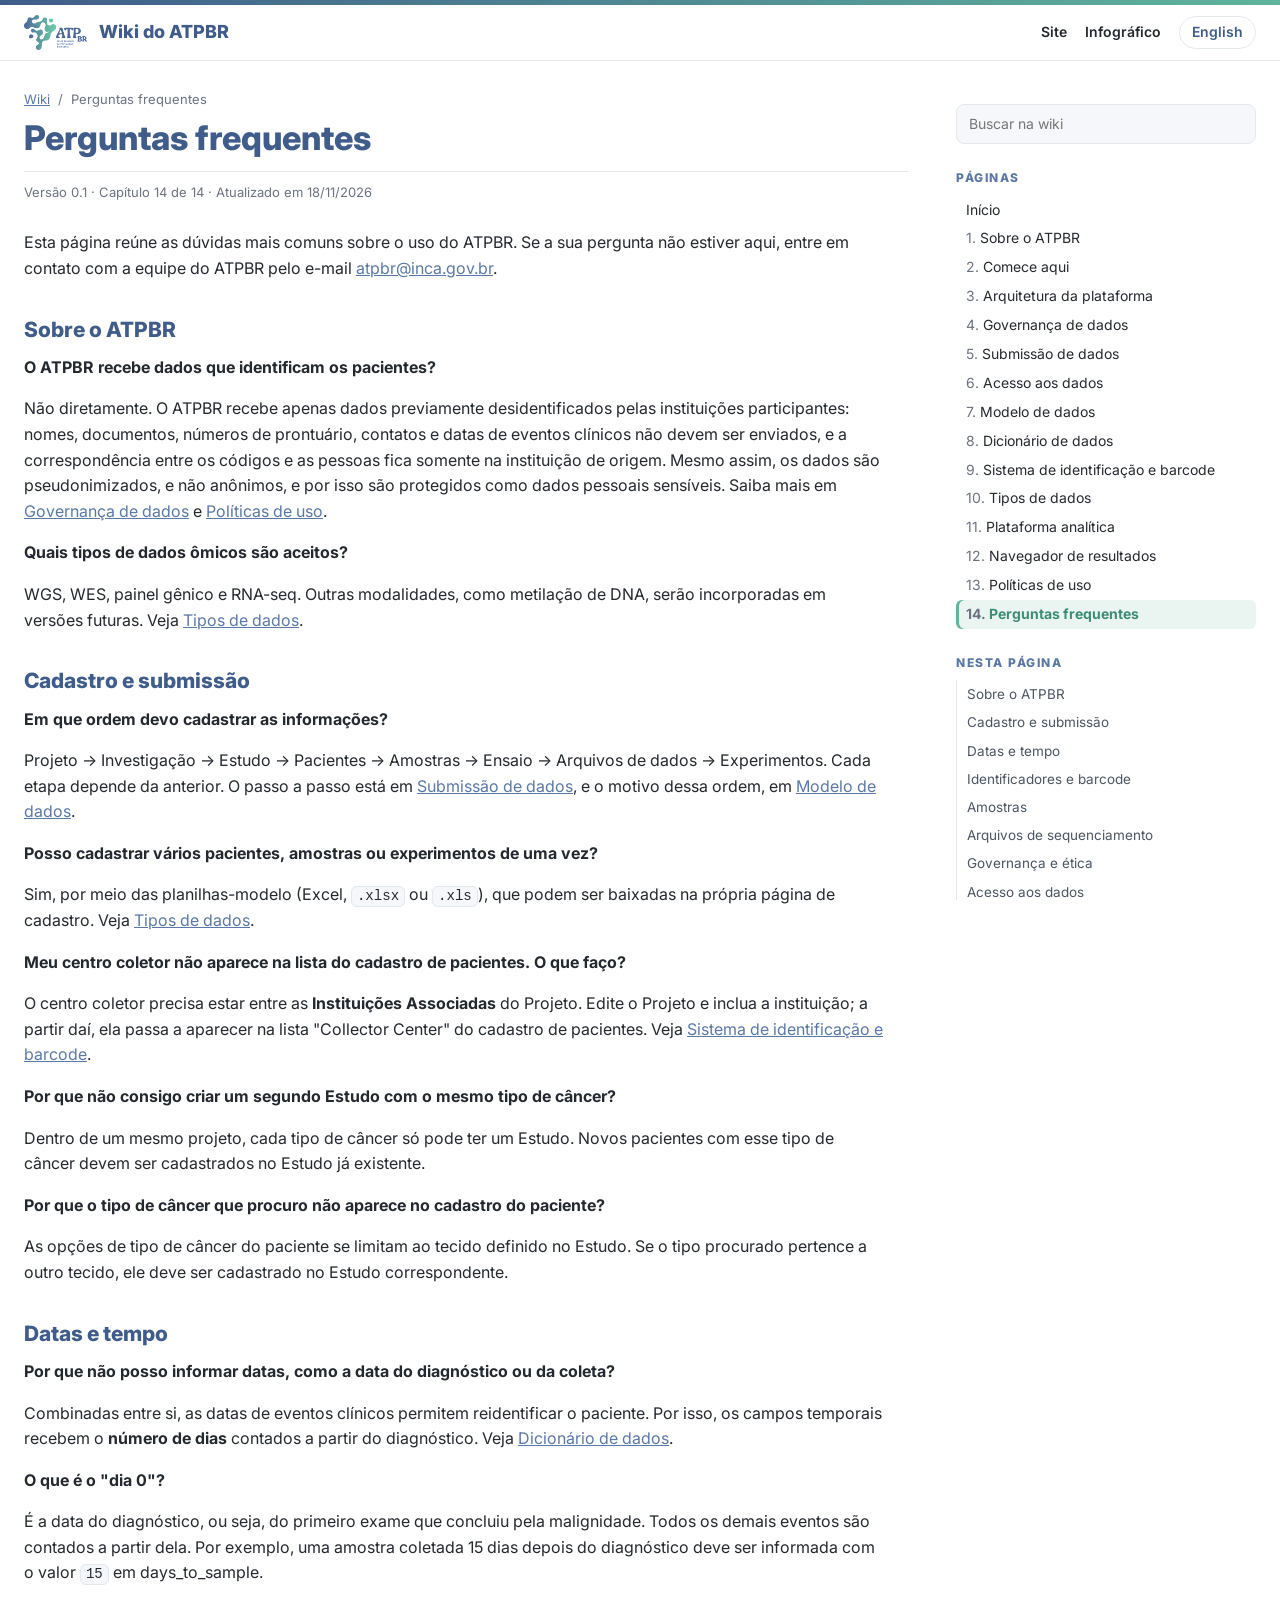
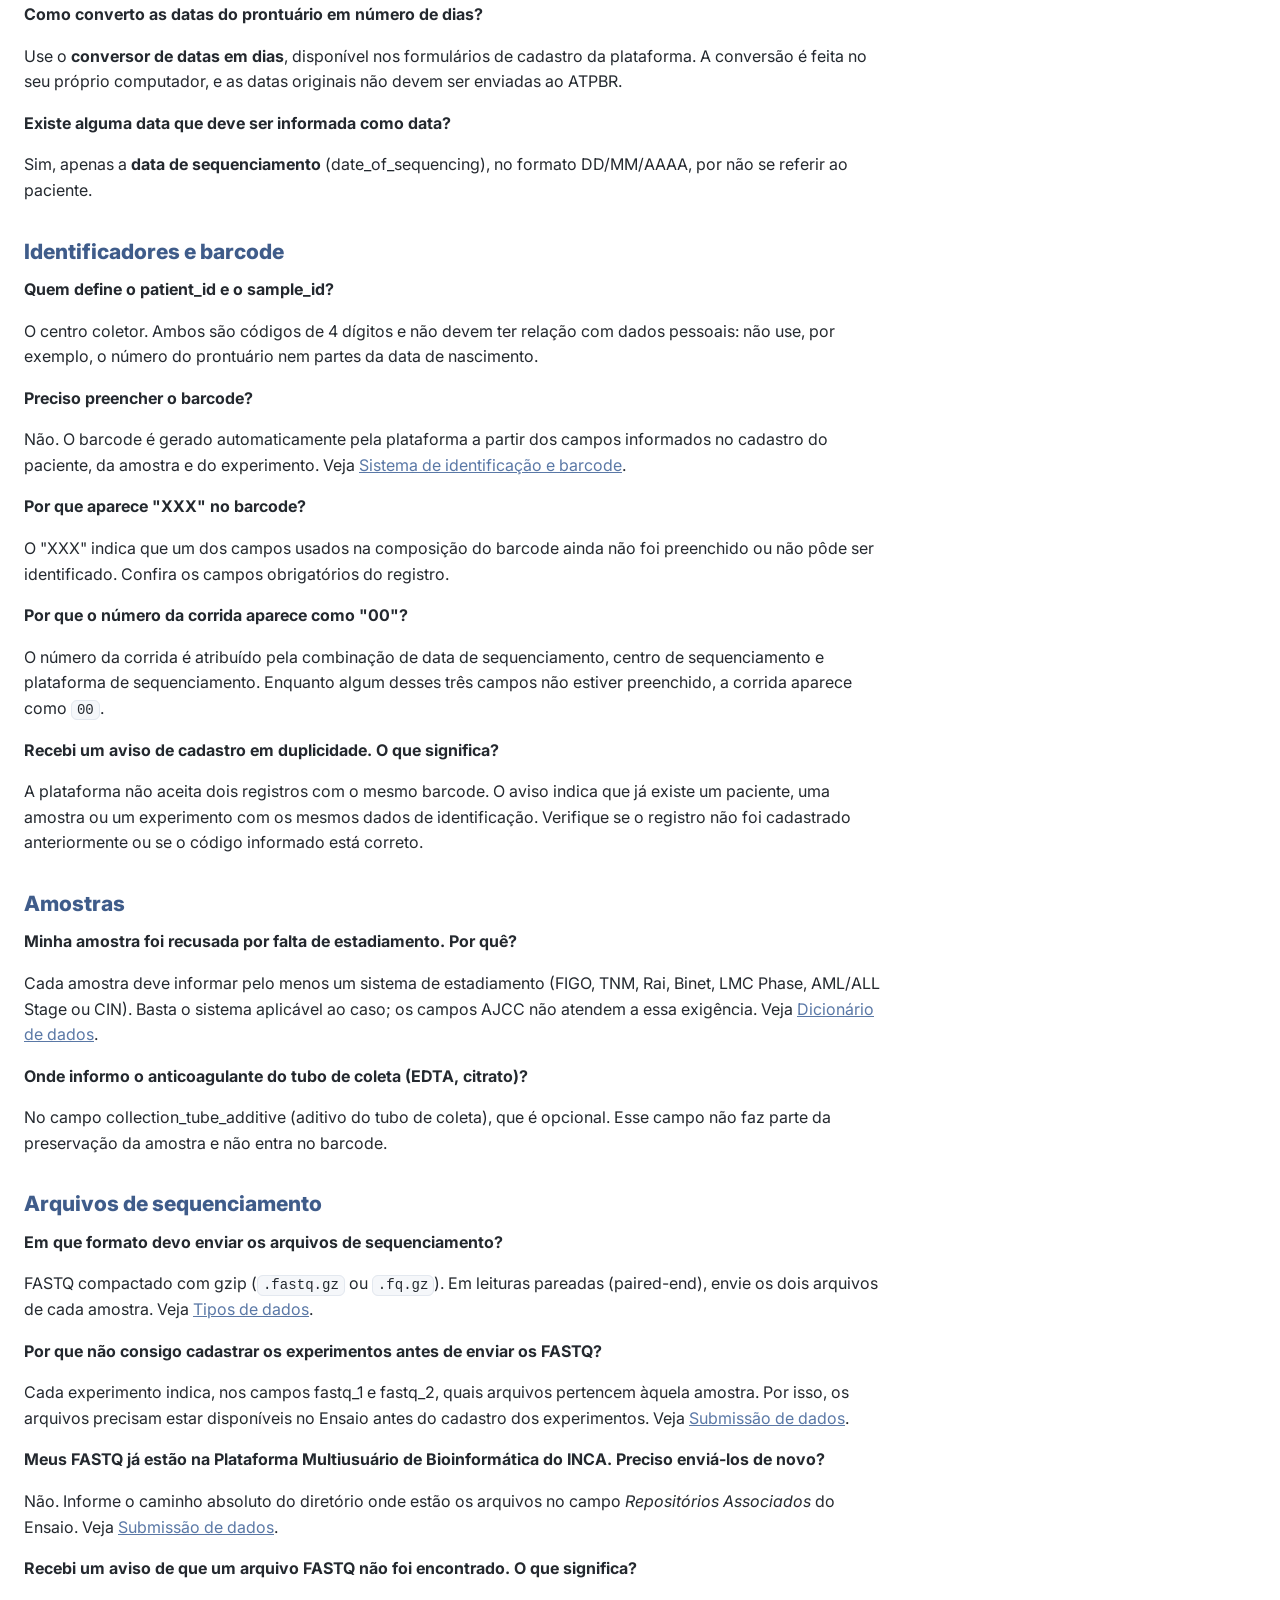
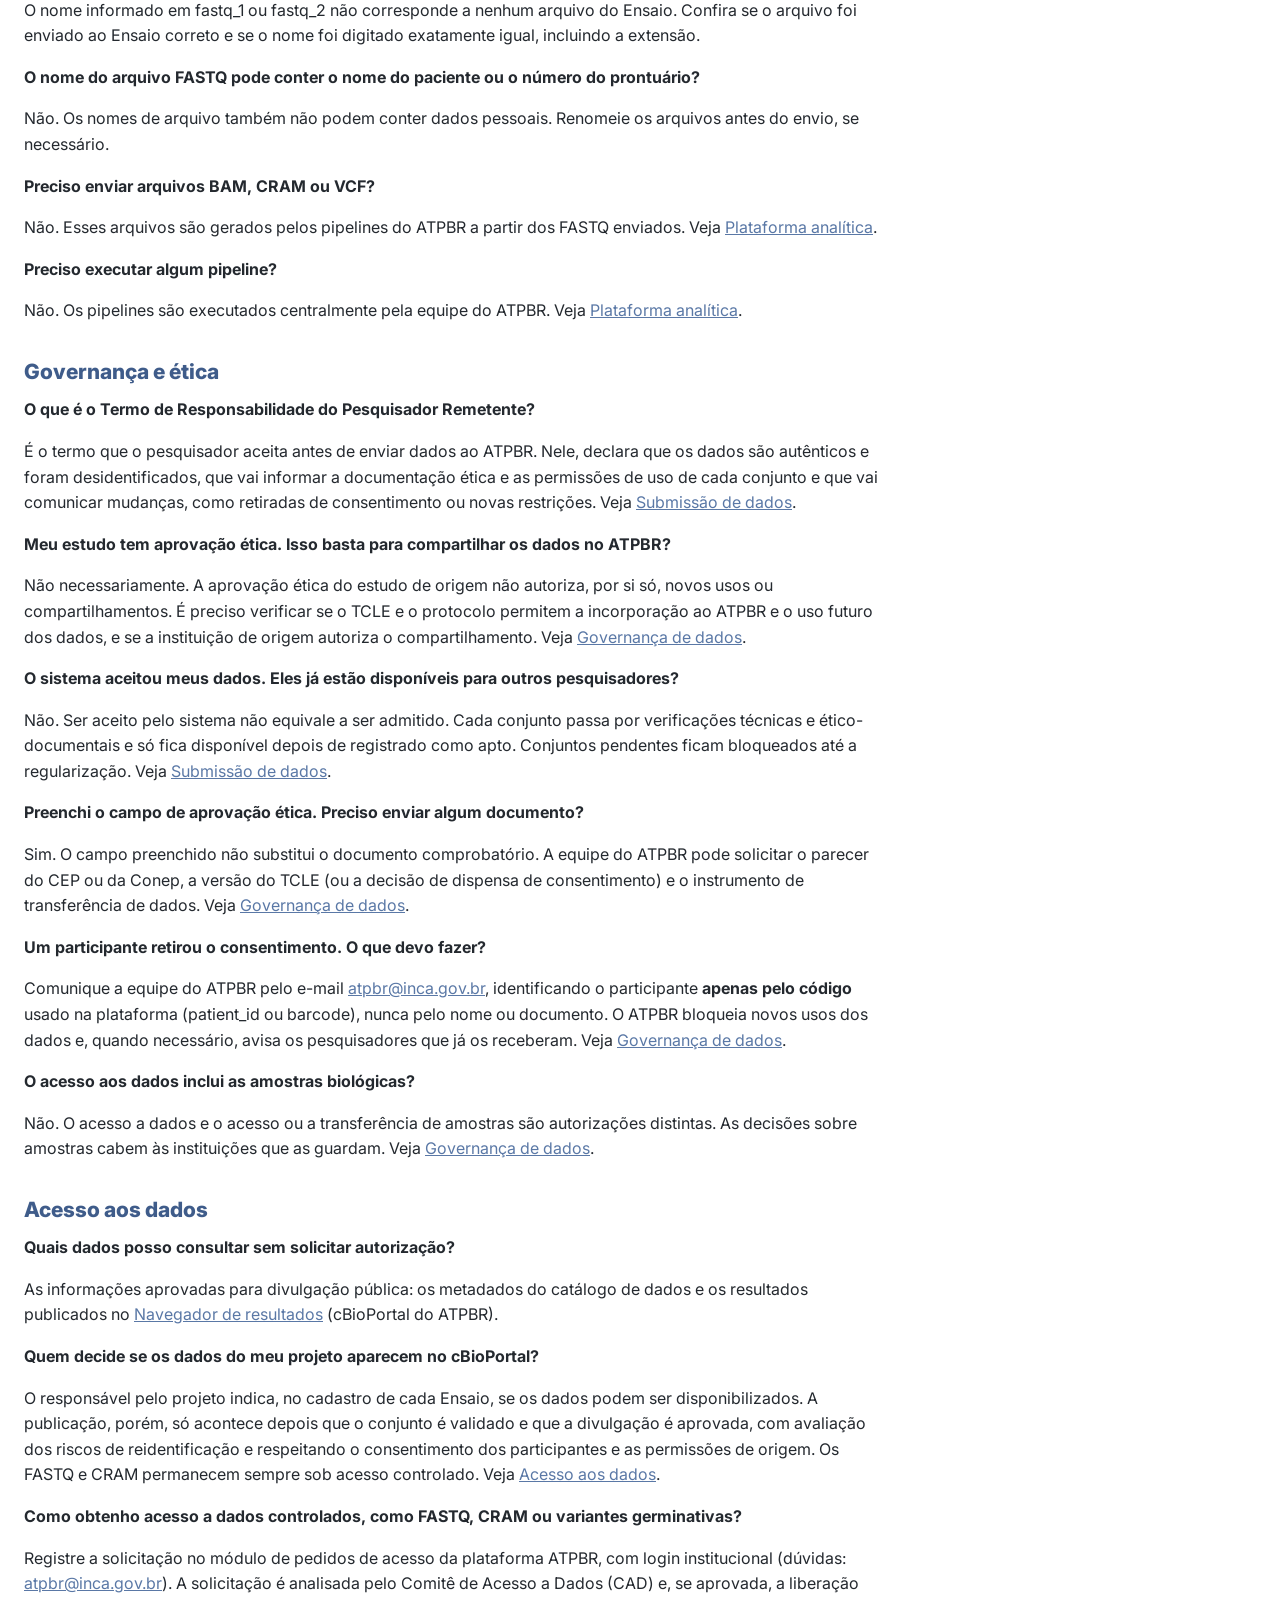
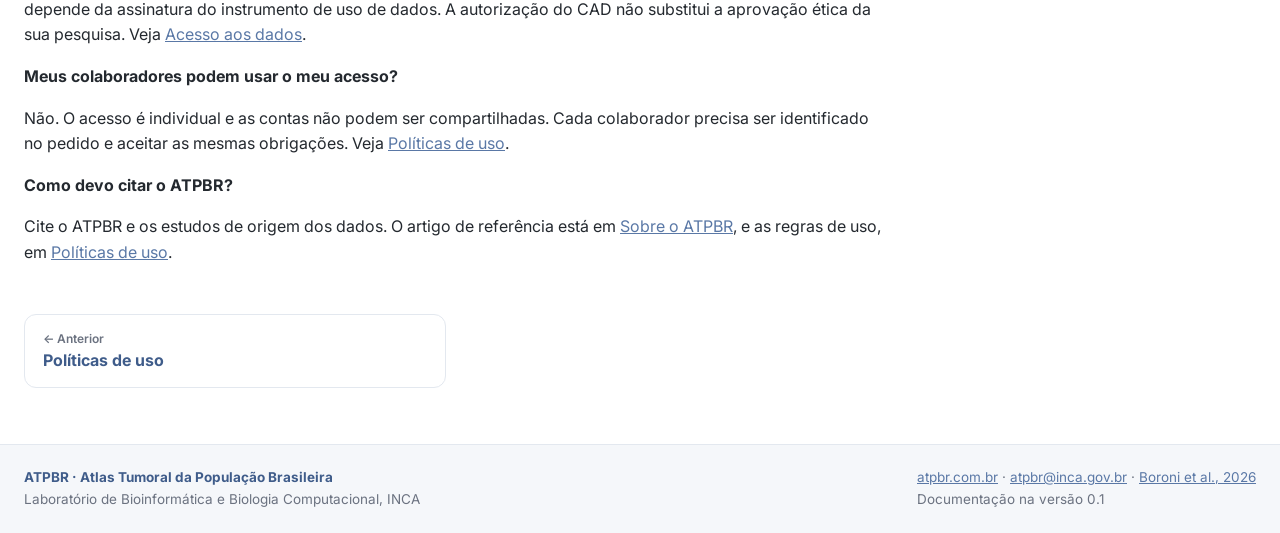
<file: wiki/perguntas-frequentes.html>
<!DOCTYPE html>
<html lang="pt-br">

<head>
    <meta charset="UTF-8">
    <meta name="viewport" content="width=device-width, initial-scale=1.0">
    <title>Perguntas frequentes · Wiki do ATPBR</title>
    <meta name="description" content="Perguntas frequentes: respostas rápidas para as dúvidas mais comuns.">
    <link rel="alternate" hreflang="en" href="en/frequently-asked-questions.html">
    <link rel="icon" type="image/png" sizes="32x32" href="../assets/favicon-32x32.png">
    <link rel="icon" type="image/png" sizes="16x16" href="../assets/favicon-16x16.png">
    <link rel="apple-touch-icon" sizes="180x180" href="../assets/apple-touch-icon.png">
    <link rel="preconnect" href="https://fonts.googleapis.com">
    <link rel="preconnect" href="https://fonts.gstatic.com" crossorigin>
    <link href="https://fonts.googleapis.com/css2?family=Inter:wght@400;500;600;700;800&display=swap" rel="stylesheet">
    <link rel="stylesheet" href="wiki.css">
    <script async src="https://www.googletagmanager.com/gtm.js?id=GTM-W86MJVHT"></script>
    <script>window.dataLayer = window.dataLayer || []; function gtag(){dataLayer.push(arguments);} gtag('js', new Date());</script>
</head>

<body>
    <a class="wk-skip" href="#conteudo">Pular para o conteúdo</a>
    <header class="wk-top">
        <div class="wk-top-in">
            <a class="wk-brand" href="index.html">
                <img src="../assets/infografico/logo-atpbr.png" width="64" height="35" alt="">
                <span>Wiki do ATPBR</span>
            </a>
            <nav class="wk-top-nav" aria-label="Site">
                <a href="../index.html">Site</a>
                <a href="../infografico.html">Infográfico</a>
                <a class="wk-lang" href="en/frequently-asked-questions.html" hreflang="en" lang="en" title="Read this page in English">English</a>
                <button class="wk-menu" type="button" aria-controls="wk-side" aria-expanded="false">Páginas</button>
            </nav>
        </div>
    </header>

    <div class="wk-layout">
        <main class="wk-main" id="conteudo">
            <nav class="wk-crumbs" aria-label="Você está em"><a href="index.html">Wiki</a><span aria-hidden="true">/</span>Perguntas frequentes</nav>
            <h1>Perguntas frequentes</h1>
            <p class="wk-meta">Versão 0.1 · Capítulo 14 de 14 · Atualizado em 18/11/2026</p>
            <article class="wk-body">
<p>Esta página reúne as dúvidas mais comuns sobre o uso do ATPBR. Se a sua pergunta não estiver aqui, entre em contato com a equipe do ATPBR pelo e-mail <a href="mailto:atpbr@inca.gov.br">atpbr@inca.gov.br</a>.</p>
<h3 id="sobre-o-atpbr">Sobre o ATPBR<a class="wk-anchor" href="#sobre-o-atpbr" aria-label="Link para esta seção">#</a></h3>
<p><strong>O ATPBR recebe dados que identificam os pacientes?</strong></p>
<p>Não diretamente. O ATPBR recebe apenas dados previamente desidentificados pelas instituições participantes: nomes, documentos, números de prontuário, contatos e datas de eventos clínicos não devem ser enviados, e a correspondência entre os códigos e as pessoas fica somente na instituição de origem. Mesmo assim, os dados são pseudonimizados, e não anônimos, e por isso são protegidos como dados pessoais sensíveis. Saiba mais em <a href="governanca-de-dados.html">Governança de dados</a> e <a href="politicas-de-uso.html">Políticas de uso</a>.</p>
<p><strong>Quais tipos de dados ômicos são aceitos?</strong></p>
<p>WGS, WES, painel gênico e RNA-seq. Outras modalidades, como metilação de DNA, serão incorporadas em versões futuras. Veja <a href="tipos-de-dados.html">Tipos de dados</a>.</p>
<h3 id="cadastro-e-submissao">Cadastro e submissão<a class="wk-anchor" href="#cadastro-e-submissao" aria-label="Link para esta seção">#</a></h3>
<p><strong>Em que ordem devo cadastrar as informações?</strong></p>
<p>Projeto → Investigação → Estudo → Pacientes → Amostras → Ensaio → Arquivos de dados → Experimentos. Cada etapa depende da anterior. O passo a passo está em <a href="submissao-de-dados.html">Submissão de dados</a>, e o motivo dessa ordem, em <a href="modelo-de-dados.html">Modelo de dados</a>.</p>
<p><strong>Posso cadastrar vários pacientes, amostras ou experimentos de uma vez?</strong></p>
<p>Sim, por meio das planilhas-modelo (Excel, <code>.xlsx</code> ou <code>.xls</code>), que podem ser baixadas na própria página de cadastro. Veja <a href="tipos-de-dados.html">Tipos de dados</a>.</p>
<p><strong>Meu centro coletor não aparece na lista do cadastro de pacientes. O que faço?</strong></p>
<p>O centro coletor precisa estar entre as <strong>Instituições Associadas</strong> do Projeto. Edite o Projeto e inclua a instituição; a partir daí, ela passa a aparecer na lista &quot;Collector Center&quot; do cadastro de pacientes. Veja <a href="sistema-de-identificacao-e-barcode.html">Sistema de identificação e barcode</a>.</p>
<p><strong>Por que não consigo criar um segundo Estudo com o mesmo tipo de câncer?</strong></p>
<p>Dentro de um mesmo projeto, cada tipo de câncer só pode ter um Estudo. Novos pacientes com esse tipo de câncer devem ser cadastrados no Estudo já existente.</p>
<p><strong>Por que o tipo de câncer que procuro não aparece no cadastro do paciente?</strong></p>
<p>As opções de tipo de câncer do paciente se limitam ao tecido definido no Estudo. Se o tipo procurado pertence a outro tecido, ele deve ser cadastrado no Estudo correspondente.</p>
<h3 id="datas-e-tempo">Datas e tempo<a class="wk-anchor" href="#datas-e-tempo" aria-label="Link para esta seção">#</a></h3>
<p><strong>Por que não posso informar datas, como a data do diagnóstico ou da coleta?</strong></p>
<p>Combinadas entre si, as datas de eventos clínicos permitem reidentificar o paciente. Por isso, os campos temporais recebem o <strong>número de dias</strong> contados a partir do diagnóstico. Veja <a href="dicionario-de-dados.html">Dicionário de dados</a>.</p>
<p><strong>O que é o &quot;dia 0&quot;?</strong></p>
<p>É a data do diagnóstico, ou seja, do primeiro exame que concluiu pela malignidade. Todos os demais eventos são contados a partir dela. Por exemplo, uma amostra coletada 15 dias depois do diagnóstico deve ser informada com o valor <code>15</code> em days_to_sample.</p>
<p><strong>Como converto as datas do prontuário em número de dias?</strong></p>
<p>Use o <strong>conversor de datas em dias</strong>, disponível nos formulários de cadastro da plataforma. A conversão é feita no seu próprio computador, e as datas originais não devem ser enviadas ao ATPBR.</p>
<p><strong>Existe alguma data que deve ser informada como data?</strong></p>
<p>Sim, apenas a <strong>data de sequenciamento</strong> (date_of_sequencing), no formato DD/MM/AAAA, por não se referir ao paciente.</p>
<h3 id="identificadores-e-barcode">Identificadores e barcode<a class="wk-anchor" href="#identificadores-e-barcode" aria-label="Link para esta seção">#</a></h3>
<p><strong>Quem define o patient_id e o sample_id?</strong></p>
<p>O centro coletor. Ambos são códigos de 4 dígitos e não devem ter relação com dados pessoais: não use, por exemplo, o número do prontuário nem partes da data de nascimento.</p>
<p><strong>Preciso preencher o barcode?</strong></p>
<p>Não. O barcode é gerado automaticamente pela plataforma a partir dos campos informados no cadastro do paciente, da amostra e do experimento. Veja <a href="sistema-de-identificacao-e-barcode.html">Sistema de identificação e barcode</a>.</p>
<p><strong>Por que aparece &quot;XXX&quot; no barcode?</strong></p>
<p>O &quot;XXX&quot; indica que um dos campos usados na composição do barcode ainda não foi preenchido ou não pôde ser identificado. Confira os campos obrigatórios do registro.</p>
<p><strong>Por que o número da corrida aparece como &quot;00&quot;?</strong></p>
<p>O número da corrida é atribuído pela combinação de data de sequenciamento, centro de sequenciamento e plataforma de sequenciamento. Enquanto algum desses três campos não estiver preenchido, a corrida aparece como <code>00</code>.</p>
<p><strong>Recebi um aviso de cadastro em duplicidade. O que significa?</strong></p>
<p>A plataforma não aceita dois registros com o mesmo barcode. O aviso indica que já existe um paciente, uma amostra ou um experimento com os mesmos dados de identificação. Verifique se o registro não foi cadastrado anteriormente ou se o código informado está correto.</p>
<h3 id="amostras">Amostras<a class="wk-anchor" href="#amostras" aria-label="Link para esta seção">#</a></h3>
<p><strong>Minha amostra foi recusada por falta de estadiamento. Por quê?</strong></p>
<p>Cada amostra deve informar pelo menos um sistema de estadiamento (FIGO, TNM, Rai, Binet, LMC Phase, AML/ALL Stage ou CIN). Basta o sistema aplicável ao caso; os campos AJCC não atendem a essa exigência. Veja <a href="dicionario-de-dados.html">Dicionário de dados</a>.</p>
<p><strong>Onde informo o anticoagulante do tubo de coleta (EDTA, citrato)?</strong></p>
<p>No campo collection_tube_additive (aditivo do tubo de coleta), que é opcional. Esse campo não faz parte da preservação da amostra e não entra no barcode.</p>
<h3 id="arquivos-de-sequenciamento">Arquivos de sequenciamento<a class="wk-anchor" href="#arquivos-de-sequenciamento" aria-label="Link para esta seção">#</a></h3>
<p><strong>Em que formato devo enviar os arquivos de sequenciamento?</strong></p>
<p>FASTQ compactado com gzip (<code>.fastq.gz</code> ou <code>.fq.gz</code>). Em leituras pareadas (paired-end), envie os dois arquivos de cada amostra. Veja <a href="tipos-de-dados.html">Tipos de dados</a>.</p>
<p><strong>Por que não consigo cadastrar os experimentos antes de enviar os FASTQ?</strong></p>
<p>Cada experimento indica, nos campos fastq_1 e fastq_2, quais arquivos pertencem àquela amostra. Por isso, os arquivos precisam estar disponíveis no Ensaio antes do cadastro dos experimentos. Veja <a href="submissao-de-dados.html">Submissão de dados</a>.</p>
<p><strong>Meus FASTQ já estão na Plataforma Multiusuário de Bioinformática do INCA. Preciso enviá-los de novo?</strong></p>
<p>Não. Informe o caminho absoluto do diretório onde estão os arquivos no campo <em>Repositórios Associados</em> do Ensaio. Veja <a href="submissao-de-dados.html">Submissão de dados</a>.</p>
<p><strong>Recebi um aviso de que um arquivo FASTQ não foi encontrado. O que significa?</strong></p>
<p>O nome informado em fastq_1 ou fastq_2 não corresponde a nenhum arquivo do Ensaio. Confira se o arquivo foi enviado ao Ensaio correto e se o nome foi digitado exatamente igual, incluindo a extensão.</p>
<p><strong>O nome do arquivo FASTQ pode conter o nome do paciente ou o número do prontuário?</strong></p>
<p>Não. Os nomes de arquivo também não podem conter dados pessoais. Renomeie os arquivos antes do envio, se necessário.</p>
<p><strong>Preciso enviar arquivos BAM, CRAM ou VCF?</strong></p>
<p>Não. Esses arquivos são gerados pelos pipelines do ATPBR a partir dos FASTQ enviados. Veja <a href="plataforma-analitica.html">Plataforma analítica</a>.</p>
<p><strong>Preciso executar algum pipeline?</strong></p>
<p>Não. Os pipelines são executados centralmente pela equipe do ATPBR. Veja <a href="plataforma-analitica.html">Plataforma analítica</a>.</p>
<h3 id="governanca-e-etica">Governança e ética<a class="wk-anchor" href="#governanca-e-etica" aria-label="Link para esta seção">#</a></h3>
<p><strong>O que é o Termo de Responsabilidade do Pesquisador Remetente?</strong></p>
<p>É o termo que o pesquisador aceita antes de enviar dados ao ATPBR. Nele, declara que os dados são autênticos e foram desidentificados, que vai informar a documentação ética e as permissões de uso de cada conjunto e que vai comunicar mudanças, como retiradas de consentimento ou novas restrições. Veja <a href="submissao-de-dados.html">Submissão de dados</a>.</p>
<p><strong>Meu estudo tem aprovação ética. Isso basta para compartilhar os dados no ATPBR?</strong></p>
<p>Não necessariamente. A aprovação ética do estudo de origem não autoriza, por si só, novos usos ou compartilhamentos. É preciso verificar se o TCLE e o protocolo permitem a incorporação ao ATPBR e o uso futuro dos dados, e se a instituição de origem autoriza o compartilhamento. Veja <a href="governanca-de-dados.html">Governança de dados</a>.</p>
<p><strong>O sistema aceitou meus dados. Eles já estão disponíveis para outros pesquisadores?</strong></p>
<p>Não. Ser aceito pelo sistema não equivale a ser admitido. Cada conjunto passa por verificações técnicas e ético-documentais e só fica disponível depois de registrado como apto. Conjuntos pendentes ficam bloqueados até a regularização. Veja <a href="submissao-de-dados.html">Submissão de dados</a>.</p>
<p><strong>Preenchi o campo de aprovação ética. Preciso enviar algum documento?</strong></p>
<p>Sim. O campo preenchido não substitui o documento comprobatório. A equipe do ATPBR pode solicitar o parecer do CEP ou da Conep, a versão do TCLE (ou a decisão de dispensa de consentimento) e o instrumento de transferência de dados. Veja <a href="governanca-de-dados.html">Governança de dados</a>.</p>
<p><strong>Um participante retirou o consentimento. O que devo fazer?</strong></p>
<p>Comunique a equipe do ATPBR pelo e-mail <a href="mailto:atpbr@inca.gov.br">atpbr@inca.gov.br</a>, identificando o participante <strong>apenas pelo código</strong> usado na plataforma (patient_id ou barcode), nunca pelo nome ou documento. O ATPBR bloqueia novos usos dos dados e, quando necessário, avisa os pesquisadores que já os receberam. Veja <a href="governanca-de-dados.html">Governança de dados</a>.</p>
<p><strong>O acesso aos dados inclui as amostras biológicas?</strong></p>
<p>Não. O acesso a dados e o acesso ou a transferência de amostras são autorizações distintas. As decisões sobre amostras cabem às instituições que as guardam. Veja <a href="governanca-de-dados.html">Governança de dados</a>.</p>
<h3 id="acesso-aos-dados">Acesso aos dados<a class="wk-anchor" href="#acesso-aos-dados" aria-label="Link para esta seção">#</a></h3>
<p><strong>Quais dados posso consultar sem solicitar autorização?</strong></p>
<p>As informações aprovadas para divulgação pública: os metadados do catálogo de dados e os resultados publicados no <a href="navegador-de-resultados.html">Navegador de resultados</a> (cBioPortal do ATPBR).</p>
<p><strong>Quem decide se os dados do meu projeto aparecem no cBioPortal?</strong></p>
<p>O responsável pelo projeto indica, no cadastro de cada Ensaio, se os dados podem ser disponibilizados. A publicação, porém, só acontece depois que o conjunto é validado e que a divulgação é aprovada, com avaliação dos riscos de reidentificação e respeitando o consentimento dos participantes e as permissões de origem. Os FASTQ e CRAM permanecem sempre sob acesso controlado. Veja <a href="acesso-aos-dados.html">Acesso aos dados</a>.</p>
<p><strong>Como obtenho acesso a dados controlados, como FASTQ, CRAM ou variantes germinativas?</strong></p>
<p>Registre a solicitação no módulo de pedidos de acesso da plataforma ATPBR, com login institucional (dúvidas: <a href="mailto:atpbr@inca.gov.br">atpbr@inca.gov.br</a>). A solicitação é analisada pelo Comitê de Acesso a Dados (CAD) e, se aprovada, a liberação depende da assinatura do instrumento de uso de dados. A autorização do CAD não substitui a aprovação ética da sua pesquisa. Veja <a href="acesso-aos-dados.html">Acesso aos dados</a>.</p>
<p><strong>Meus colaboradores podem usar o meu acesso?</strong></p>
<p>Não. O acesso é individual e as contas não podem ser compartilhadas. Cada colaborador precisa ser identificado no pedido e aceitar as mesmas obrigações. Veja <a href="politicas-de-uso.html">Políticas de uso</a>.</p>
<p><strong>Como devo citar o ATPBR?</strong></p>
<p>Cite o ATPBR e os estudos de origem dos dados. O artigo de referência está em <a href="sobre-o-atpbr.html">Sobre o ATPBR</a>, e as regras de uso, em <a href="politicas-de-uso.html">Políticas de uso</a>.</p>

            </article>
            <nav class="wk-pager" aria-label="Capítulos">
                <a class="wk-prev" href="politicas-de-uso.html"><small>← Anterior</small>Políticas de uso</a>
                <span></span>
            </nav>
        </main>

        <aside class="wk-side" id="wk-side">
            <div class="wk-search">
                <label for="wk-q" class="wk-visually-hidden">Buscar na wiki</label>
                <input id="wk-q" type="search" placeholder="Buscar na wiki" autocomplete="off">
            </div>
            <div id="wk-results" class="wk-results" hidden data-empty="Nada encontrado para"></div>
            <div id="wk-nav">
                <h2 class="wk-side-title">Páginas</h2>
                <ol class="wk-pages">
                    <li class="wk-home"><a href="index.html">Início</a></li>
<li><a href="sobre-o-atpbr.html">Sobre o ATPBR</a></li>
<li><a href="comece-aqui.html">Comece aqui</a></li>
<li><a href="arquitetura-da-plataforma.html">Arquitetura da plataforma</a></li>
<li><a href="governanca-de-dados.html">Governança de dados</a></li>
<li><a href="submissao-de-dados.html">Submissão de dados</a></li>
<li><a href="acesso-aos-dados.html">Acesso aos dados</a></li>
<li><a href="modelo-de-dados.html">Modelo de dados</a></li>
<li><a href="dicionario-de-dados.html">Dicionário de dados</a></li>
<li><a href="sistema-de-identificacao-e-barcode.html">Sistema de identificação e barcode</a></li>
<li><a href="tipos-de-dados.html">Tipos de dados</a></li>
<li><a href="plataforma-analitica.html">Plataforma analítica</a></li>
<li><a href="navegador-de-resultados.html">Navegador de resultados</a></li>
<li><a href="politicas-de-uso.html">Políticas de uso</a></li>
<li><a href="perguntas-frequentes.html" aria-current="page">Perguntas frequentes</a></li>
                </ol>
                <h2 class="wk-side-title">Nesta página</h2>
<ul class="wk-toc">
<li class=""><a href="#sobre-o-atpbr">Sobre o ATPBR</a></li>
<li class=""><a href="#cadastro-e-submissao">Cadastro e submissão</a></li>
<li class=""><a href="#datas-e-tempo">Datas e tempo</a></li>
<li class=""><a href="#identificadores-e-barcode">Identificadores e barcode</a></li>
<li class=""><a href="#amostras">Amostras</a></li>
<li class=""><a href="#arquivos-de-sequenciamento">Arquivos de sequenciamento</a></li>
<li class=""><a href="#governanca-e-etica">Governança e ética</a></li>
<li class=""><a href="#acesso-aos-dados">Acesso aos dados</a></li>
</ul>
            </div>
        </aside>
    </div>

    <footer class="wk-foot">
        <div class="wk-foot-in">
            <p><strong>ATPBR · Atlas Tumoral da População Brasileira</strong><br>
                Laboratório de Bioinformática e Biologia Computacional, INCA</p>
            <p><a href="https://atpbr.com.br">atpbr.com.br</a> · <a href="mailto:atpbr@inca.gov.br">atpbr@inca.gov.br</a> ·
                <a href="https://doi.org/10.1016/j.lana.2026.101397" target="_blank" rel="noopener">Boroni et al., 2026</a><br>
                Documentação na versão 0.1</p>
        </div>
    </footer>

    <script src="search-index.js"></script>
    <script src="wiki.js"></script>
</body>

</html>
</file>
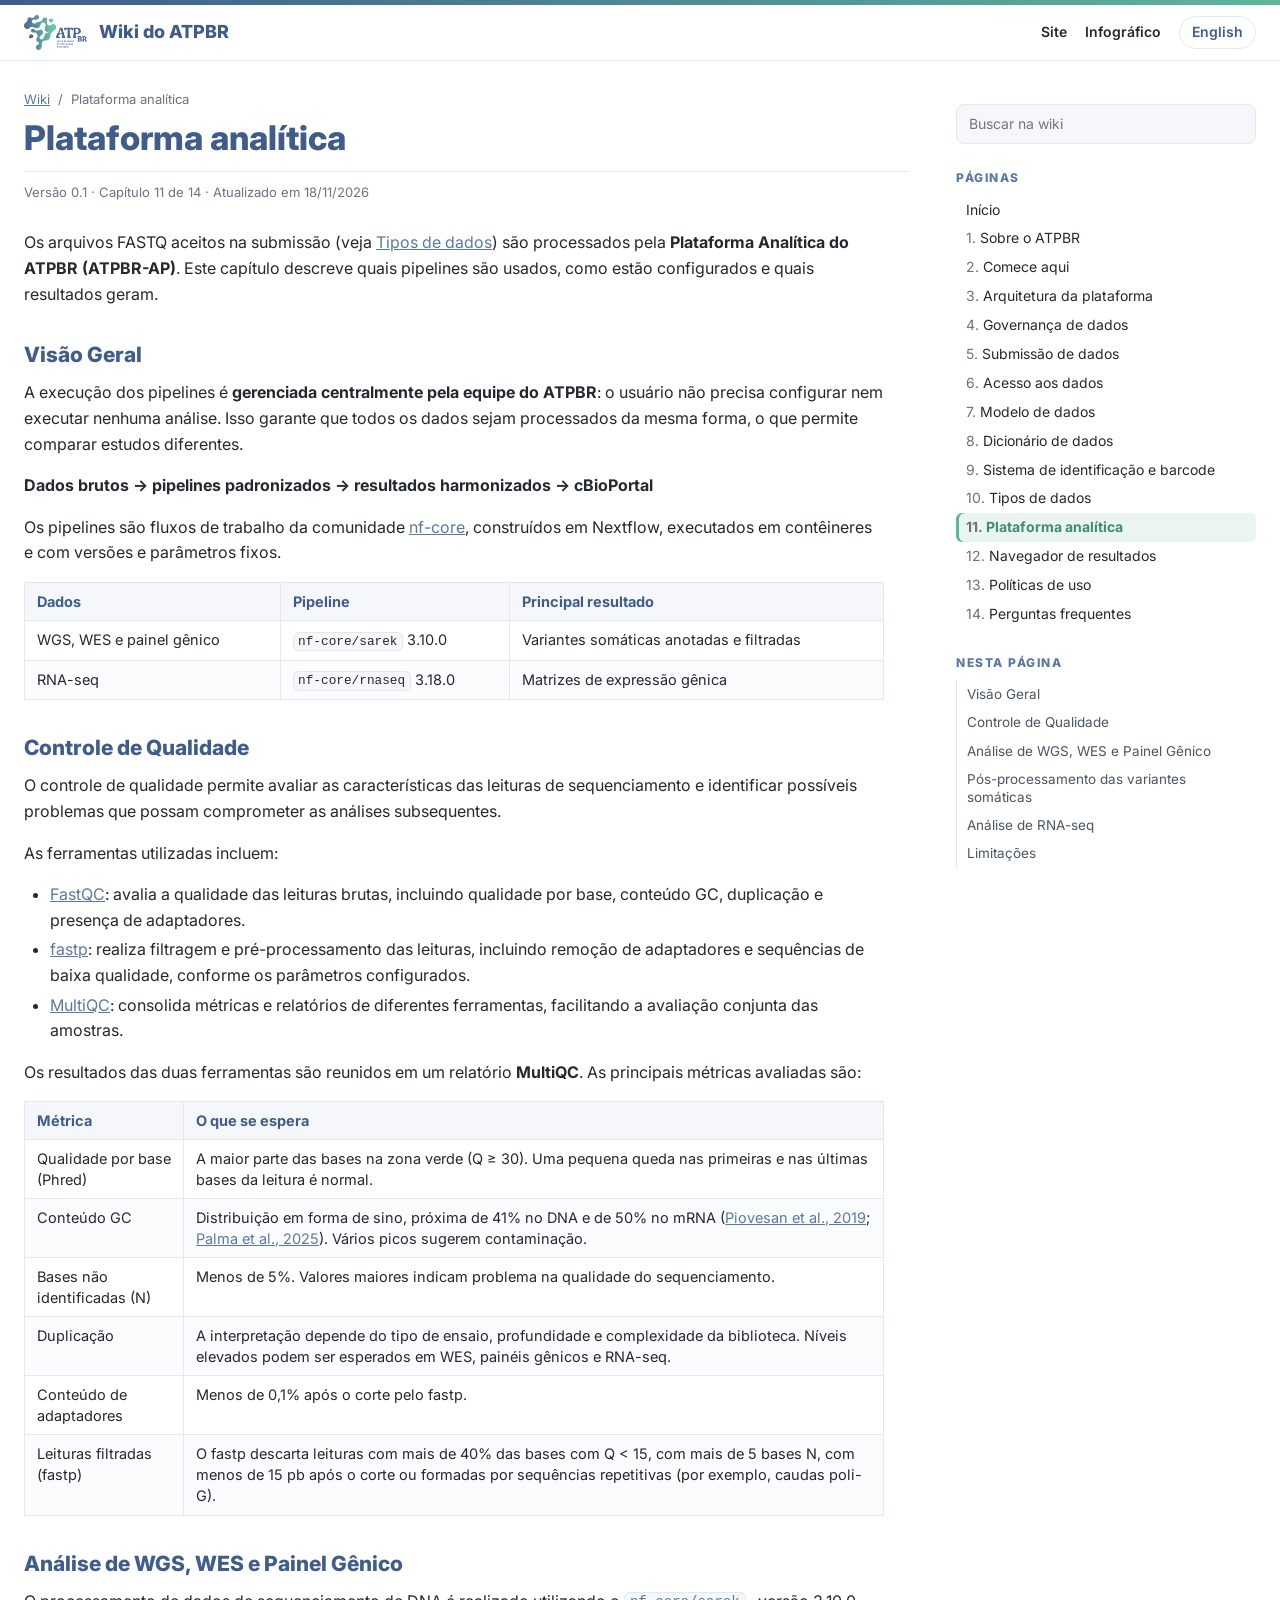
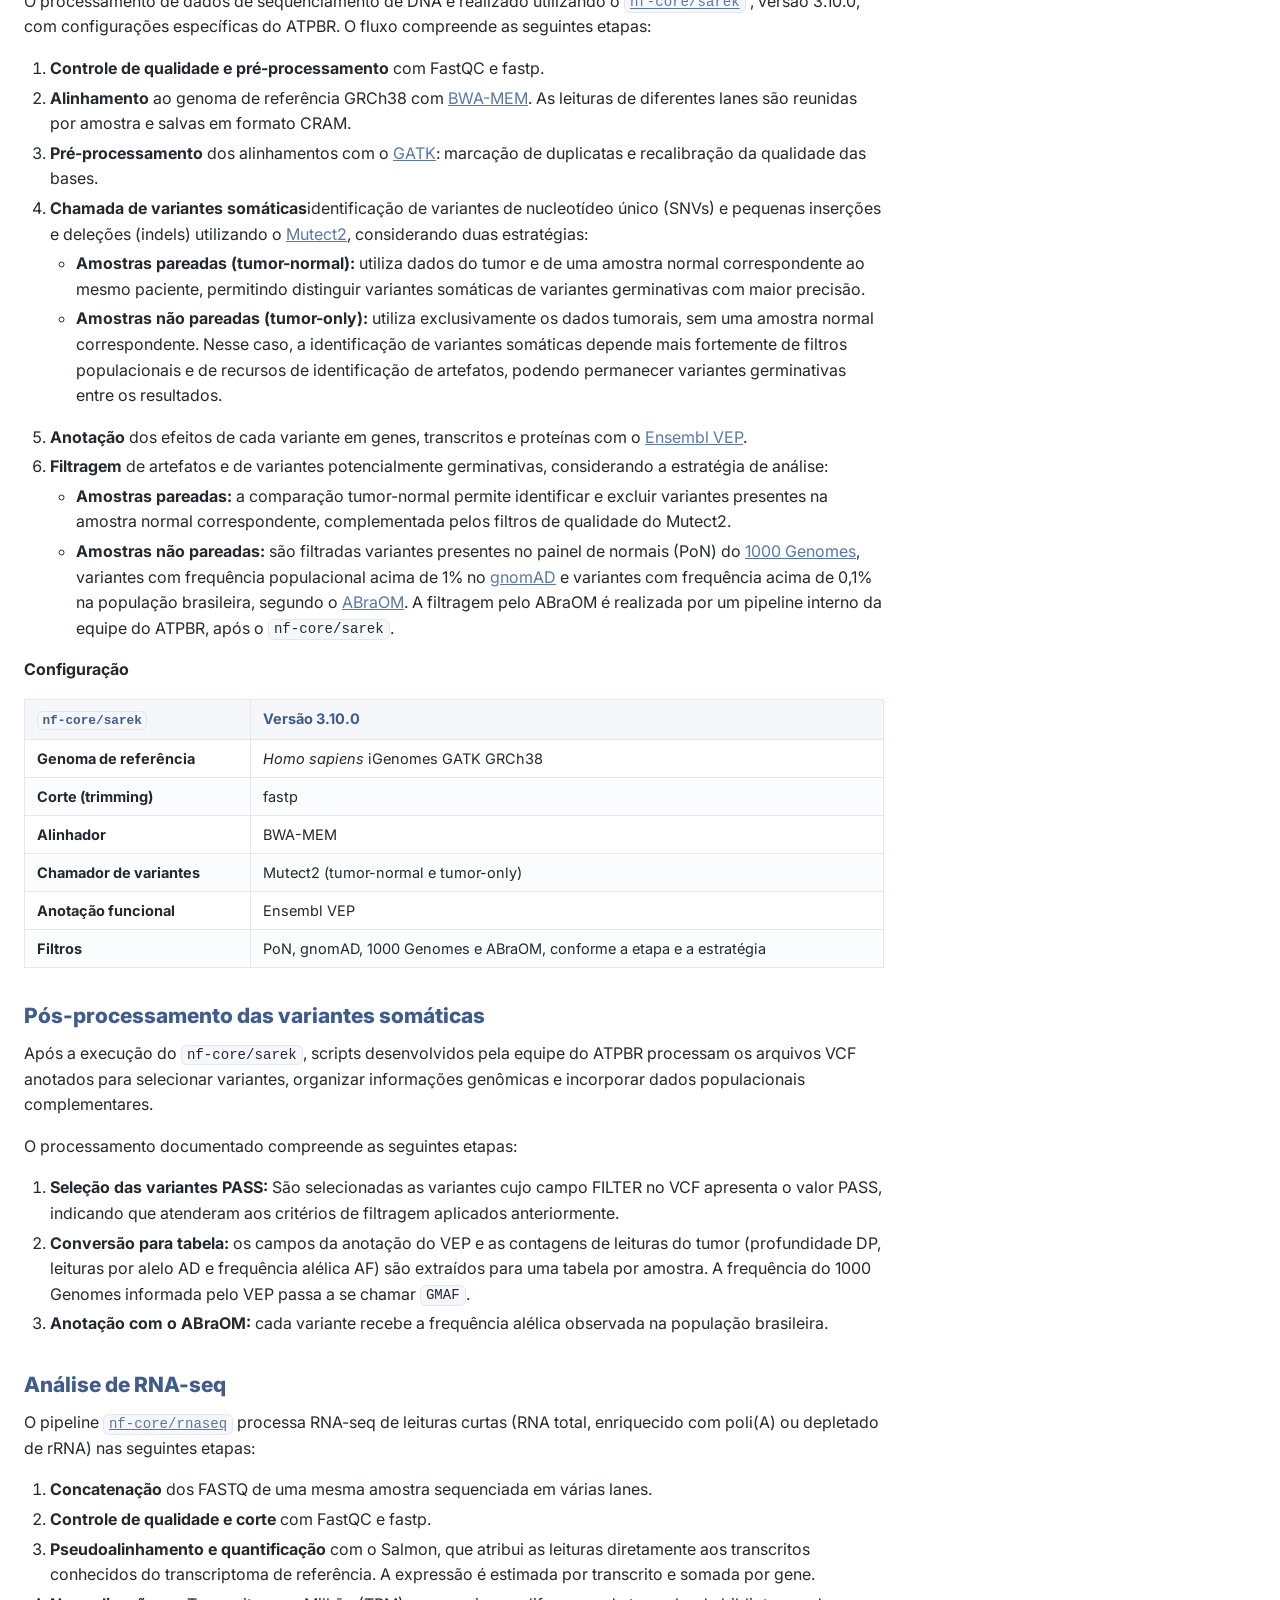
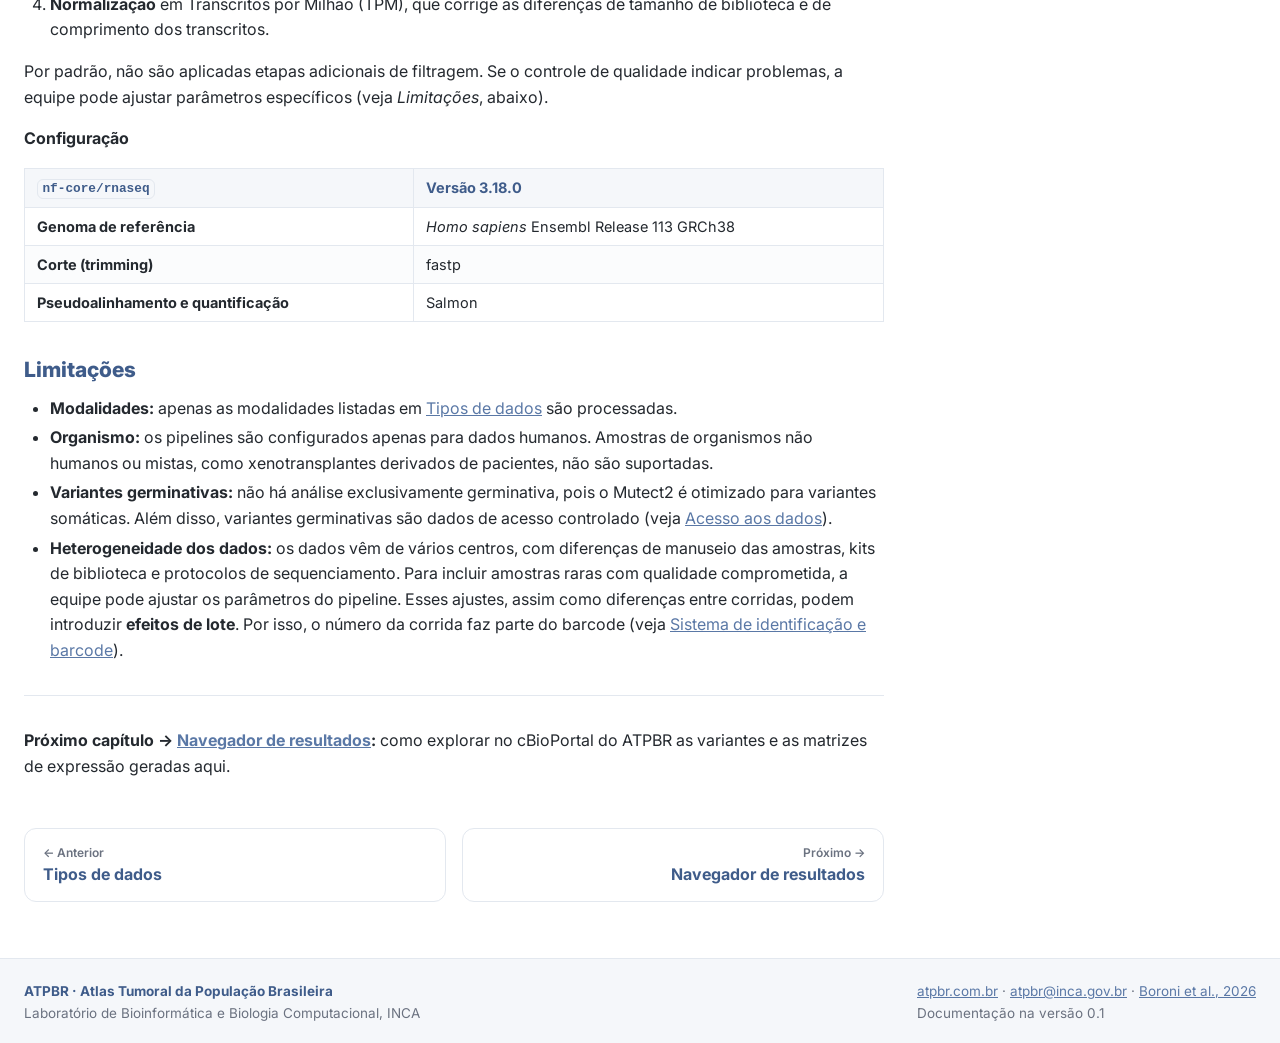
<file: wiki/plataforma-analitica.html>
<!DOCTYPE html>
<html lang="pt-br">

<head>
    <meta charset="UTF-8">
    <meta name="viewport" content="width=device-width, initial-scale=1.0">
    <title>Plataforma analítica · Wiki do ATPBR</title>
    <meta name="description" content="Plataforma analítica: como os dados enviados são processados.">
    <link rel="alternate" hreflang="en" href="en/analysis-platform.html">
    <link rel="icon" type="image/png" sizes="32x32" href="../assets/favicon-32x32.png">
    <link rel="icon" type="image/png" sizes="16x16" href="../assets/favicon-16x16.png">
    <link rel="apple-touch-icon" sizes="180x180" href="../assets/apple-touch-icon.png">
    <link rel="preconnect" href="https://fonts.googleapis.com">
    <link rel="preconnect" href="https://fonts.gstatic.com" crossorigin>
    <link href="https://fonts.googleapis.com/css2?family=Inter:wght@400;500;600;700;800&display=swap" rel="stylesheet">
    <link rel="stylesheet" href="wiki.css">
    <script async src="https://www.googletagmanager.com/gtm.js?id=GTM-W86MJVHT"></script>
    <script>window.dataLayer = window.dataLayer || []; function gtag(){dataLayer.push(arguments);} gtag('js', new Date());</script>
</head>

<body>
    <a class="wk-skip" href="#conteudo">Pular para o conteúdo</a>
    <header class="wk-top">
        <div class="wk-top-in">
            <a class="wk-brand" href="index.html">
                <img src="../assets/infografico/logo-atpbr.png" width="64" height="35" alt="">
                <span>Wiki do ATPBR</span>
            </a>
            <nav class="wk-top-nav" aria-label="Site">
                <a href="../index.html">Site</a>
                <a href="../infografico.html">Infográfico</a>
                <a class="wk-lang" href="en/analysis-platform.html" hreflang="en" lang="en" title="Read this page in English">English</a>
                <button class="wk-menu" type="button" aria-controls="wk-side" aria-expanded="false">Páginas</button>
            </nav>
        </div>
    </header>

    <div class="wk-layout">
        <main class="wk-main" id="conteudo">
            <nav class="wk-crumbs" aria-label="Você está em"><a href="index.html">Wiki</a><span aria-hidden="true">/</span>Plataforma analítica</nav>
            <h1>Plataforma analítica</h1>
            <p class="wk-meta">Versão 0.1 · Capítulo 11 de 14 · Atualizado em 18/11/2026</p>
            <article class="wk-body">
<p>Os arquivos FASTQ aceitos na submissão (veja <a href="tipos-de-dados.html">Tipos de dados</a>) são processados pela <strong>Plataforma Analítica do ATPBR (ATPBR-AP)</strong>. Este capítulo descreve quais pipelines são usados, como estão configurados e quais resultados geram.</p>
<h3 id="visao-geral">Visão Geral<a class="wk-anchor" href="#visao-geral" aria-label="Link para esta seção">#</a></h3>
<p>A execução dos pipelines é <strong>gerenciada centralmente pela equipe do ATPBR</strong>: o usuário não precisa configurar nem executar nenhuma análise. Isso garante que todos os dados sejam processados da mesma forma, o que permite comparar estudos diferentes.</p>
<p><strong>Dados brutos → pipelines padronizados → resultados harmonizados → cBioPortal</strong></p>
<p>Os pipelines são fluxos de trabalho da comunidade <a target="_blank" rel="noopener" href="https://nf-co.re/">nf-core</a>, construídos em Nextflow, executados em contêineres e com versões e parâmetros fixos.</p>
<div class="wk-table"><table>
<thead>
<tr>
<th style="text-align:left">Dados</th>
<th style="text-align:left">Pipeline</th>
<th style="text-align:left">Principal resultado</th>
</tr>
</thead>
<tbody>
<tr>
<td style="text-align:left">WGS, WES e painel gênico</td>
<td style="text-align:left"><code>nf-core/sarek</code> 3.10.0</td>
<td style="text-align:left">Variantes somáticas anotadas e filtradas</td>
</tr>
<tr>
<td style="text-align:left">RNA-seq</td>
<td style="text-align:left"><code>nf-core/rnaseq</code> 3.18.0</td>
<td style="text-align:left">Matrizes de expressão gênica</td>
</tr>
</tbody>
</table></div>
<h3 id="controle-de-qualidade">Controle de Qualidade<a class="wk-anchor" href="#controle-de-qualidade" aria-label="Link para esta seção">#</a></h3>
<p>O controle de qualidade permite avaliar as características das leituras de sequenciamento e identificar possíveis problemas que possam comprometer as análises subsequentes.</p>
<p>As ferramentas utilizadas incluem:</p>
<ul>
<li><a target="_blank" rel="noopener" href="https://www.bioinformatics.babraham.ac.uk/projects/fastqc/?utm_source=chatgpt.com">FastQC</a>: avalia a qualidade das leituras brutas, incluindo qualidade por base, conteúdo GC, duplicação e presença de adaptadores.</li>
<li><a target="_blank" rel="noopener" href="https://academic.oup.com/bioinformatics/article/34/17/i884/5093234?utm_source=chatgpt.com">fastp</a>: realiza filtragem e pré-processamento das leituras, incluindo remoção de adaptadores e sequências de baixa qualidade, conforme os parâmetros configurados.</li>
<li><a target="_blank" rel="noopener" href="https://multiqc.info/?utm_source=chatgpt.com">MultiQC</a>: consolida métricas e relatórios de diferentes ferramentas, facilitando a avaliação conjunta das amostras.</li>
</ul>
<p>Os resultados das duas ferramentas são reunidos em um relatório <strong>MultiQC</strong>. As principais métricas avaliadas são:</p>
<div class="wk-table"><table>
<thead>
<tr>
<th style="text-align:left">Métrica</th>
<th style="text-align:left">O que se espera</th>
</tr>
</thead>
<tbody>
<tr>
<td style="text-align:left">Qualidade por base (Phred)</td>
<td style="text-align:left">A maior parte das bases na zona verde (Q ≥ 30). Uma pequena queda nas primeiras e nas últimas bases da leitura é normal.</td>
</tr>
<tr>
<td style="text-align:left">Conteúdo GC</td>
<td style="text-align:left">Distribuição em forma de sino, próxima de 41% no DNA e de 50% no mRNA (<a target="_blank" rel="noopener" href="https://pmc.ncbi.nlm.nih.gov/articles/PMC6391780/pdf/13104_2019_Article_4137.pdf">Piovesan et al., 2019</a>; <a target="_blank" rel="noopener" href="https://pmc.ncbi.nlm.nih.gov/articles/PMC11847481/">Palma et al., 2025</a>). Vários picos sugerem contaminação.</td>
</tr>
<tr>
<td style="text-align:left">Bases não identificadas (N)</td>
<td style="text-align:left">Menos de 5%. Valores maiores indicam problema na qualidade do sequenciamento.</td>
</tr>
<tr>
<td style="text-align:left">Duplicação</td>
<td style="text-align:left">A interpretação depende do tipo de ensaio, profundidade e complexidade da biblioteca. Níveis elevados podem ser esperados em WES, painéis gênicos e RNA-seq.</td>
</tr>
<tr>
<td style="text-align:left">Conteúdo de adaptadores</td>
<td style="text-align:left">Menos de 0,1% após o corte pelo fastp.</td>
</tr>
<tr>
<td style="text-align:left">Leituras filtradas (fastp)</td>
<td style="text-align:left">O fastp descarta leituras com mais de 40% das bases com Q &lt; 15, com mais de 5 bases N, com menos de 15 pb após o corte ou formadas por sequências repetitivas (por exemplo, caudas poli-G).</td>
</tr>
</tbody>
</table></div>
<h3 id="analise-de-wgs-wes-e-painel-genico">Análise de WGS, WES e Painel Gênico<a class="wk-anchor" href="#analise-de-wgs-wes-e-painel-genico" aria-label="Link para esta seção">#</a></h3>
<p>O processamento de dados de sequenciamento de DNA é realizado utilizando o <a target="_blank" rel="noopener" href="https://nf-co.re/sarek"><code>nf-core/sarek</code></a> , versão 3.10.0, com configurações específicas do ATPBR. O fluxo compreende as seguintes etapas:</p>
<ol>
<li><strong>Controle de qualidade e pré-processamento</strong> com FastQC e fastp.</li>
<li><strong>Alinhamento</strong> ao genoma de referência GRCh38 com <a target="_blank" rel="noopener" href="https://arxiv.org/abs/1303.3997v2">BWA-MEM</a>. As leituras de diferentes lanes são reunidas por amostra e salvas em formato CRAM.</li>
<li><strong>Pré-processamento</strong> dos alinhamentos com o <a target="_blank" rel="noopener" href="https://pubmed.ncbi.nlm.nih.gov/20644199/">GATK</a>: marcação de duplicatas e recalibração da qualidade das bases.</li>
<li><strong>Chamada de variantes somáticas</strong>identificação de variantes de nucleotídeo único (SNVs) e pequenas inserções e deleções (indels) utilizando o <a target="_blank" rel="noopener" href="https://www.biorxiv.org/content/10.1101/861054v1">Mutect2</a>, considerando duas estratégias:
<ul>
<li><strong>Amostras pareadas (tumor-normal):</strong> utiliza dados do tumor e de uma amostra normal correspondente ao mesmo paciente, permitindo distinguir variantes somáticas de variantes germinativas com maior precisão.</li>
<li><strong>Amostras não pareadas (tumor-only):</strong> utiliza exclusivamente os dados tumorais, sem uma amostra normal correspondente. Nesse caso, a identificação de variantes somáticas depende mais fortemente de filtros populacionais e de recursos de identificação de artefatos, podendo permanecer variantes germinativas entre os resultados.</li>
</ul>
</li>
<li><strong>Anotação</strong> dos efeitos de cada variante em genes, transcritos e proteínas com o <a target="_blank" rel="noopener" href="https://pubmed.ncbi.nlm.nih.gov/27268795/">Ensembl VEP</a>.</li>
<li><strong>Filtragem</strong> de artefatos e de variantes potencialmente germinativas, considerando a estratégia de análise:
<ul>
<li><strong>Amostras pareadas:</strong> a comparação tumor-normal permite identificar e excluir variantes presentes na amostra normal correspondente, complementada pelos filtros de qualidade do Mutect2.</li>
<li><strong>Amostras não pareadas:</strong> são filtradas variantes presentes no painel de normais (PoN) do <a target="_blank" rel="noopener" href="https://www.internationalgenome.org/">1000 Genomes</a>, variantes com frequência populacional acima de 1% no <a target="_blank" rel="noopener" href="https://gnomad.broadinstitute.org/">gnomAD</a> e variantes com frequência acima de 0,1% na população brasileira, segundo o <a target="_blank" rel="noopener" href="https://abraom.ib.usp.br/">ABraOM</a>. A filtragem pelo ABraOM é realizada por um pipeline interno da equipe do ATPBR, após o <code>nf-core/sarek</code>.</li>
</ul>
</li>
</ol>
<p><strong>Configuração</strong></p>
<div class="wk-table"><table>
<thead>
<tr>
<th style="text-align:left"><code>nf-core/sarek</code></th>
<th style="text-align:left">Versão 3.10.0</th>
</tr>
</thead>
<tbody>
<tr>
<td style="text-align:left"><strong>Genoma de referência</strong></td>
<td style="text-align:left"><em>Homo sapiens</em> iGenomes GATK GRCh38</td>
</tr>
<tr>
<td style="text-align:left"><strong>Corte (trimming)</strong></td>
<td style="text-align:left">fastp</td>
</tr>
<tr>
<td style="text-align:left"><strong>Alinhador</strong></td>
<td style="text-align:left">BWA-MEM</td>
</tr>
<tr>
<td style="text-align:left"><strong>Chamador de variantes</strong></td>
<td style="text-align:left">Mutect2 (tumor-normal e tumor-only)</td>
</tr>
<tr>
<td style="text-align:left"><strong>Anotação funcional</strong></td>
<td style="text-align:left">Ensembl VEP</td>
</tr>
<tr>
<td style="text-align:left"><strong>Filtros</strong></td>
<td style="text-align:left">PoN, gnomAD, 1000 Genomes e ABraOM, conforme a etapa e a estratégia</td>
</tr>
</tbody>
</table></div>
<h3 id="pos-processamento-das-variantes-somaticas">Pós-processamento das variantes somáticas<a class="wk-anchor" href="#pos-processamento-das-variantes-somaticas" aria-label="Link para esta seção">#</a></h3>
<p>Após a execução do <code>nf-core/sarek</code>, scripts desenvolvidos pela equipe do ATPBR processam os arquivos VCF anotados para selecionar variantes, organizar informações genômicas e incorporar dados populacionais complementares.</p>
<p>O processamento documentado compreende as seguintes etapas:</p>
<ol>
<li><strong>Seleção das variantes PASS:</strong> São selecionadas as variantes cujo campo FILTER no VCF apresenta o valor PASS, indicando que atenderam aos critérios de filtragem aplicados anteriormente.</li>
<li><strong>Conversão para tabela:</strong> os campos da anotação do VEP e as contagens de leituras do tumor (profundidade DP, leituras por alelo AD e frequência alélica AF) são extraídos para uma tabela por amostra. A frequência do 1000 Genomes informada pelo VEP passa a se chamar <code>GMAF</code>.</li>
<li><strong>Anotação com o ABraOM:</strong> cada variante recebe a frequência alélica observada na população brasileira.</li>
</ol>
<h3 id="analise-de-rna-seq">Análise de RNA-seq<a class="wk-anchor" href="#analise-de-rna-seq" aria-label="Link para esta seção">#</a></h3>
<p>O pipeline <a target="_blank" rel="noopener" href="https://nf-co.re/rnaseq"><code>nf-core/rnaseq</code></a> processa RNA-seq de leituras curtas (RNA total, enriquecido com poli(A) ou depletado de rRNA) nas seguintes etapas:</p>
<ol>
<li><strong>Concatenação</strong> dos FASTQ de uma mesma amostra sequenciada em várias lanes.</li>
<li><strong>Controle de qualidade e corte</strong> com FastQC e fastp.</li>
<li><strong>Pseudoalinhamento e quantificação</strong> com o Salmon, que atribui as leituras diretamente aos transcritos conhecidos do transcriptoma de referência. A expressão é estimada por transcrito e somada por gene.</li>
<li><strong>Normalização</strong> em Transcritos por Milhão (TPM), que corrige as diferenças de tamanho de biblioteca e de comprimento dos transcritos.</li>
</ol>
<p>Por padrão, não são aplicadas etapas adicionais de filtragem. Se o controle de qualidade indicar problemas, a equipe pode ajustar parâmetros específicos (veja <em>Limitações</em>, abaixo).</p>
<p><strong>Configuração</strong></p>
<div class="wk-table"><table>
<thead>
<tr>
<th style="text-align:left"><code>nf-core/rnaseq</code></th>
<th style="text-align:left">Versão 3.18.0</th>
</tr>
</thead>
<tbody>
<tr>
<td style="text-align:left"><strong>Genoma de referência</strong></td>
<td style="text-align:left"><em>Homo sapiens</em> Ensembl Release 113 GRCh38</td>
</tr>
<tr>
<td style="text-align:left"><strong>Corte (trimming)</strong></td>
<td style="text-align:left">fastp</td>
</tr>
<tr>
<td style="text-align:left"><strong>Pseudoalinhamento e quantificação</strong></td>
<td style="text-align:left">Salmon</td>
</tr>
</tbody>
</table></div>
<h3 id="limitacoes">Limitações<a class="wk-anchor" href="#limitacoes" aria-label="Link para esta seção">#</a></h3>
<ul>
<li><strong>Modalidades:</strong> apenas as modalidades listadas em <a href="tipos-de-dados.html">Tipos de dados</a> são processadas.</li>
<li><strong>Organismo:</strong> os pipelines são configurados apenas para dados humanos. Amostras de organismos não humanos ou mistas, como xenotransplantes derivados de pacientes, não são suportadas.</li>
<li><strong>Variantes germinativas:</strong> não há análise exclusivamente germinativa, pois o Mutect2 é otimizado para variantes somáticas. Além disso, variantes germinativas são dados de acesso controlado (veja <a href="acesso-aos-dados.html">Acesso aos dados</a>).</li>
<li><strong>Heterogeneidade dos dados:</strong> os dados vêm de vários centros, com diferenças de manuseio das amostras, kits de biblioteca e protocolos de sequenciamento. Para incluir amostras raras com qualidade comprometida, a equipe pode ajustar os parâmetros do pipeline. Esses ajustes, assim como diferenças entre corridas, podem introduzir <strong>efeitos de lote</strong>. Por isso, o número da corrida faz parte do barcode (veja <a href="sistema-de-identificacao-e-barcode.html">Sistema de identificação e barcode</a>).</li>
</ul>
<hr />
<p><strong>Próximo capítulo → <a href="navegador-de-resultados.html">Navegador de resultados</a>:</strong> como explorar no cBioPortal do ATPBR as variantes e as matrizes de expressão geradas aqui.</p>

            </article>
            <nav class="wk-pager" aria-label="Capítulos">
                <a class="wk-prev" href="tipos-de-dados.html"><small>← Anterior</small>Tipos de dados</a>
                <a class="wk-next" href="navegador-de-resultados.html"><small>Próximo →</small>Navegador de resultados</a>
            </nav>
        </main>

        <aside class="wk-side" id="wk-side">
            <div class="wk-search">
                <label for="wk-q" class="wk-visually-hidden">Buscar na wiki</label>
                <input id="wk-q" type="search" placeholder="Buscar na wiki" autocomplete="off">
            </div>
            <div id="wk-results" class="wk-results" hidden data-empty="Nada encontrado para"></div>
            <div id="wk-nav">
                <h2 class="wk-side-title">Páginas</h2>
                <ol class="wk-pages">
                    <li class="wk-home"><a href="index.html">Início</a></li>
<li><a href="sobre-o-atpbr.html">Sobre o ATPBR</a></li>
<li><a href="comece-aqui.html">Comece aqui</a></li>
<li><a href="arquitetura-da-plataforma.html">Arquitetura da plataforma</a></li>
<li><a href="governanca-de-dados.html">Governança de dados</a></li>
<li><a href="submissao-de-dados.html">Submissão de dados</a></li>
<li><a href="acesso-aos-dados.html">Acesso aos dados</a></li>
<li><a href="modelo-de-dados.html">Modelo de dados</a></li>
<li><a href="dicionario-de-dados.html">Dicionário de dados</a></li>
<li><a href="sistema-de-identificacao-e-barcode.html">Sistema de identificação e barcode</a></li>
<li><a href="tipos-de-dados.html">Tipos de dados</a></li>
<li><a href="plataforma-analitica.html" aria-current="page">Plataforma analítica</a></li>
<li><a href="navegador-de-resultados.html">Navegador de resultados</a></li>
<li><a href="politicas-de-uso.html">Políticas de uso</a></li>
<li><a href="perguntas-frequentes.html">Perguntas frequentes</a></li>
                </ol>
                <h2 class="wk-side-title">Nesta página</h2>
<ul class="wk-toc">
<li class=""><a href="#visao-geral">Visão Geral</a></li>
<li class=""><a href="#controle-de-qualidade">Controle de Qualidade</a></li>
<li class=""><a href="#analise-de-wgs-wes-e-painel-genico">Análise de WGS, WES e Painel Gênico</a></li>
<li class=""><a href="#pos-processamento-das-variantes-somaticas">Pós-processamento das variantes somáticas</a></li>
<li class=""><a href="#analise-de-rna-seq">Análise de RNA-seq</a></li>
<li class=""><a href="#limitacoes">Limitações</a></li>
</ul>
            </div>
        </aside>
    </div>

    <footer class="wk-foot">
        <div class="wk-foot-in">
            <p><strong>ATPBR · Atlas Tumoral da População Brasileira</strong><br>
                Laboratório de Bioinformática e Biologia Computacional, INCA</p>
            <p><a href="https://atpbr.com.br">atpbr.com.br</a> · <a href="mailto:atpbr@inca.gov.br">atpbr@inca.gov.br</a> ·
                <a href="https://doi.org/10.1016/j.lana.2026.101397" target="_blank" rel="noopener">Boroni et al., 2026</a><br>
                Documentação na versão 0.1</p>
        </div>
    </footer>

    <script src="search-index.js"></script>
    <script src="wiki.js"></script>
</body>

</html>
</file>
<file: style.css>
*,
*::before,
*::after {
    box-sizing: border-box;
    margin: 0;
    padding: 0;
}

:root {
    --cor-primaria: #4C689A;
    --cor-secundaria: #72C9A9;
    --cor-bg-card: rgba(230, 234, 232, 0.80);
    --dark: #2B2B2B;
    --dark-60: rgba(43, 43, 43, 0.6);
    --light: #EDEDED;
    --card-max: 270px;
    --gap: 20px;
    --line-h: 3px;
}

html {
    scroll-behavior: smooth;
}

body {
    background-color: var(--light);
    color: var(--dark);
    margin: 0;
    padding: 0;
    overflow-x: hidden;

}

@font-face {
    font-family: 'Margin';
    src: url('assets/margin.woff2') format('woff2');
}

.dobra {
    padding: 60px 0;
}


.left {
    flex: 1 1 calc(50% - 30px);
    /* 40% descontando metade do gap */
    min-width: 320px;
    display: flex;
    flex-direction: column;

}

.right {
    flex: 1 1 calc(50% - 30px);
    /* 40% descontando metade do gap */
    min-width: 320px;
    display: flex;
    flex-direction: column;
    justify-content: center;
}

h2 {
    font-family: "Margin", sans-serif;
    font-weight: 500;
    font-style: normal;
    margin: 0;
    line-height: 0.9;
}

h3 {
    font-family: "Nunito", sans-serif;
    font-weight: bold;
    font-size: 1.2rem;
    line-height: 1;
}

.balance {
    text-wrap: balance;
}

p {
    font-family: "Nunito", sans-serif;
    font-optical-sizing: auto;
    font-weight: 400;
    font-style: normal;
    letter-spacing: 0.01rem;
    font-size: 1.2rem;
    margin: 0;
}

img {
    display: block;
    margin: 0 auto;
}

.hero {
    margin: 0 auto;
    width: 100%;
    background: linear-gradient(100deg, #4C689A 1.46%, #6DC8A9 30.04%, #6DC8A9 65.8%);
    border-radius: 0 0 200px 200px;
}

.hero::before {
    content: "";
    width: 100%;
    height: 80vh;
    opacity: 0.2;
    background-image: url('./assets/ruido.webp');
    /* background-image: url('assets/ruidoanimado.gif');
    background-size: 100px;
    background-repeat: repeat; */
    overflow: hidden;
    position: absolute;
    top: 0;
    left: 0;
    pointer-events: none;
    z-index: 1;
    mix-blend-mode: color-burn;
    border-radius: 0 0 200px 200px;
}


.hero-container {
    width: 100%;
    max-width: 1200px;
    height: 80vh;
    margin: 0 auto;
    display: flex;
    justify-content: space-between;
    gap: 40px;
    align-items: center;
    flex-wrap: wrap;
}

.logo-hero {
    display: inline-block;
    margin: 0;
    width: 100%;
    max-width: 500px;
    height: auto;
}

.hero-container h2 {
    margin: 0;
    padding-top: 40px;
    font-size: 2.6rem;
    line-height: 1;
    flex: 1;
    color: var(--dark);
    /* text-wrap: balance; */

}

.patrocinadores {
    width: 100%;
    max-width: 1200px;
    margin: 0 auto;
    height: 20vh;
    display: flex;
    justify-content: space-between;
    gap: 40px;
    align-items: center;
    flex-wrap: wrap;
    padding: 40px 0;
}

.patrocinadores h3 {
    margin: 0;
    flex: 1;
    font-size: 1.2rem;
    line-height: 1.2;
    color: var(--dark);
    font-family: "Nunito", sans-serif;
    font-optical-sizing: auto;
    font-weight: 400;
    font-style: normal;
    letter-spacing: 0.01rem;
}

.patrocinadores-logos {
    display: flex;
    margin: 0;
    gap: 30px;
    width: 393px;
    justify-content: end;
}

.patrocinadores-logos img {
    width: auto;
    height: 60px;
}

/* Container Principal - Max Width 1200px */
.container {
    max-width: 1200px;
    margin: 40px auto;
    display: flex;
    flex-wrap: wrap;
    gap: 60px;
}

/* --- Objetivos Coluna Esquerda (40%) --- */
.left-column {
    flex: 1 1 calc(50% - 30px);
    /* 40% descontando metade do gap */
    min-width: 320px;
    background-color: var(--cor-bg-card);
    border-radius: 24px;
    display: flex;
    flex-direction: column;
    height: 750px;
    box-sizing: content-box;
    position: relative;
}

.left-column::before {
    content: "";
    width: 100%;
    height: 100%;
    opacity: 0.3;
    background-image: url('assets/ruido.webp');
    background-repeat: repeat;
    overflow: hidden;
    top: 0;
    left: 0;
    pointer-events: none;
    position: absolute;
    z-index: 1;
    mix-blend-mode: color-burn;
    border-radius: 20px;
}

.objetivos-header {
    padding: 60px 40px 20px 40px;
}

.objetivos-header h2 {
    font-size: 2.4rem;
    color: var(--dark);
    margin-bottom: 16px;
}

.objetivos-header p {
    font-size: 1.2rem;
    color: var(--dark);
}

.objetivos-imagem-wrapper {
    width: 100%;
    max-width: 600px;
    position: relative;
    z-index: 2;

}

.objetivos-image {
    width: 100%;
    position: absolute;
    left: -40px;

}

/* --- Objetivos Coluna Direita (60%) --- */
.right-column {
    flex: 1 1 calc(50% - 30px);
    /* 60% descontando metade do gap */
    min-width: 320px;
    display: flex;
    align-items: center;
}

/* Objetivos Grid interno para os 4 cards (2 colunas) */
.objetivos-cards-grid {
    display: grid;
    grid-template-columns: repeat(2, 1fr);
    gap: 40px;
    width: 100%;
}

.objetivos-card {
    display: flex;
    flex-direction: column;
}

.icon-wrapper {
    margin-bottom: 16px;
    height: 80px;
}

.icon-wrapper img {
    height: 100%;
    object-fit: contain;
    margin: 0;
}

.objetivos-card h3 {
    color: var(--dark);
    margin-bottom: 8px;
    text-wrap: balance;
}

.objetivos-card p {
    font-size: 1rem;
    color: var(--dark);
}

.title h2 {
    font-size: 4rem;
    color: var(--dark);
    line-height: 0.7;
    text-wrap: balance;
}

.title h3 {
    font-family: "Margin", sans-serif;
    font-weight: 500;
    font-size: 2.4rem;
    line-height: 1;
    color: var(--cor-primaria);
}

.panorama-cards-grid {
    display: grid;
    grid-template-columns: repeat(auto-fit, minmax(200px, 1fr));
    gap: 20px;
}

.panorama-card {
    display: flex;
    flex-direction: column;
    align-items: center;
}

.panorama-card span {
    font-family: "Margin", sans-serif;
    font-weight: 500;
    font-size: 7rem;
    line-height: 1;
    color: var(--dark);
}

.panorama-card sub {
    vertical-align: 2%;
    /* Move para baixo em pixels */
    font-size: 3rem;
}

.panorama-card h3 {
    text-align: center;
}

/* --- Estilo sanfona --- */

/* ─── SECTION WRAPPER ─── */
.section-sanfona {
    width: 100vw;
}

/* ─── TWO-COLUMN GRID ─── */
.two-col {
    display: flex;
    flex-wrap: wrap;
    width: 100%;
    gap: 20px;
    background-color: var(--light);
}

/* ─── LEFT COLUMN – ACCORDION ─── */
.col-left {
    flex: 1 1 0;
    padding: 8rem 6rem 8rem 5rem;
    display: flex;
    flex-direction: column;
    justify-content: center;
    background-color: var(--cor-primaria);
    border-radius: 150px;
    overflow: hidden;
    position: relative;
}


.col-left::before {
    content: '';
    position: absolute;
    inset: 0;
    width: 400px;
    /* ocupa a col inteira */
    background-image: url('./assets/icon-atpbr.webp');
    background-size: cover;
    background-repeat: no-repeat;
    transform: rotate(180deg);
    bottom: 80%;
    left: 60%;
    pointer-events: none;
}

.col-left .section-label {
    font-family: "Nunito", sans-serif;
    font-weight: 400;
    font-style: normal;
    letter-spacing: 0.01rem;
    font-size: 1.1rem;
    color: var(--light);
    max-width: 850px;
    margin: 2rem auto 0 auto;
}

/* ─── ACCORDION ─── */
.accordion {
    width: 100%;
    max-width: 900px;
    display: flex;
    flex-direction: column;
    gap: 2px;
    margin: 0 auto;
    z-index: 1;
}

.accordion-item {
    border: 2px solid var(--dark);
    border-radius: 50px;
    background-color: var(--light);
    padding: 10px 40px;
    overflow: hidden;

}

.accordion-item ul {
    list-style-type: disc;
    padding-left: 40px;
}

.accordion-item:first-child {
    border-top: 1px solid var(--dark);
}

.accordion-trigger {
    width: 100%;
    background: none;
    border: none;
    cursor: pointer;
    padding: 1.25rem 0;
    display: flex;
    align-items: center;
    justify-content: space-between;
    gap: 1rem;
    text-align: left;
    color: var(--dark);
}

.accordion-trigger h3 {
    font-family: 'Margin', sans-serif;
    font-size: 2.4rem;
    letter-spacing: 0.01em;
    line-height: 1;
    font-weight: 500;
}

/* ─── CUSTOM ICON ─── */
.accordion-icon {
    flex-shrink: 0;
    width: 30px;
    height: 30px;
    display: flex;
    align-items: center;
    justify-content: center;
    /* A rotação fica no wrapper para manter transform-origin central */
    transition: transform 0.4s cubic-bezier(.4, 0, .2, 1);
}

.accordion-icon svg {
    width: 30px;
    height: 30px;
    fill: var(--dark);
    transition: fill 0.3s ease;
}

/* Expandido: gira 45° e fica branco cheio */
.accordion-trigger[aria-expanded="true"] .accordion-icon {
    transform: rotate(45deg);
}

.accordion-trigger[aria-expanded="true"] .accordion-icon svg {
    fill: var(--cor-primaria);
}

/* ─── ACCORDION BODY ─── */
.accordion-body {
    display: grid;
    grid-template-rows: 0fr;
    transition: grid-template-rows 0.38s cubic-bezier(.4, 0, .2, 1);
}

.accordion-body.open {
    grid-template-rows: 1fr;
}

.accordion-body-inner {
    overflow: hidden;
}

.accordion-body-inner p {
    color: var(--dark);
    padding-bottom: 1.75rem;
    padding-right: 2.5rem;
}

/* ─── RIGHT COLUMN – IMAGE CARDS ─── */
.col-right {
    flex: 1 1 100%;
    width: 450px;
    max-width: 450px;
    display: flex;
    flex-direction: column;
    gap: 20px;
}

.img-card {
    flex: 1 1 50%;
    min-height: 400px;
    background-size: cover;
    background-position: center;
    position: relative;
    overflow: hidden;
}

.img-card:nth-child(1) {
    background-image: url('./assets/card-1.webp');
    border-radius: 9rem 0 4rem 4rem;
    overflow: hidden;
}

.img-card:nth-child(1)::before {
    background-image: url('./assets/icon-atpbr.webp');
    background-size: contain;
    background-repeat: no-repeat;
    content: "";
    inset: 0;
    width: 100%;
    height: 400px;
    position: absolute;
    top: -10%;
    left: -40%;
    pointer-events: none;
    z-index: 1;
}

.img-card:nth-child(2) {
    background-image: url('./assets/card-2.webp');
    border-radius: 4rem 4rem 4rem 9rem;
    overflow: hidden;
}

.img-card:nth-child(2)::before {
    background-image: url('./assets/icon-atpbr.webp');
    background-size: contain;
    background-repeat: no-repeat;
    content: "";
    inset: 0;
    width: 100%;
    height: 100%;
    position: absolute;
    top: 30%;
    left: 50%;
    transform: rotate(45deg);
    pointer-events: none;
    z-index: 1;
}

/* ── SECTION SLIDER PACIENTE À DESCOBERTA CIENTÍFICA ── */
.slider-section {
    width: 100%;
    position: relative;
    overflow: hidden;
    padding-bottom: 60px;
}

/* ── LINHA HORIZONTAL com degrade nas bordas ── */
.slider-line {
    position: absolute;
    top: 38px;
    /* centro do badge de 77px */
    left: 0;
    right: 0;
    height: var(--line-h);
    /* degrade: transparente até sair da zona das setas (90px), depois cor sólida */
    background: linear-gradient(to right,
            var(--light) 0px,
            var(--light) 90px,
            var(--cor-secundaria) 150px,
            var(--cor-secundaria) calc(100% - 150px),
            var(--light) calc(100% - 90px),
            var(--light) 100%);
    z-index: 0;
    pointer-events: none;
}

/* ── WRAPPER GERAL: full width, acomoda setas nas bordas ── */
.slider-wrapper {
    width: 100%;
    position: relative;
    padding: 0 90px;
    /* espaço para as setas absolutas */
}

/* ── INNER: limita os cards a 1200px centralizado ── */
.slider-inner {
    max-width: calc((var(--card-max) + var(--gap)) * 4);
    margin: 0 auto;
    position: relative;
}

/* ── SETAS — absolutas nas extremidades da section ── */
.arrow-btn {
    position: absolute;
    top: 8px;
    z-index: 10;
    background: none;
    border: none;
    cursor: pointer;
    padding: 0;
    width: 66px;
    height: 60px;
    transition: opacity 0.25s ease;
    display: flex;
    align-items: center;
    justify-content: center;
}

.arrow-btn svg {
    width: 66px;
    height: 60px;
}

.arrow-btn.left-btn {
    left: 16px;
}

.arrow-btn.right-btn {
    right: 0px;
}

.arrow-btn:disabled,
.arrow-btn[disabled] {
    opacity: 0.25;
    cursor: not-allowed;
    pointer-events: none;
}

/* ── VIEWPORT (overflow hidden) ── */
.slider-viewport {
    overflow: hidden;
    position: relative;
}

/* ── TRACK (todos os cards em linha) ── */
.slider-track {
    display: flex;
    gap: var(--gap);
    transition: transform 0.45s cubic-bezier(.4, 0, .2, 1);
    align-items: flex-start;
}

/* ── CARD ── */
.slide-card {
    flex: 1 1 var(--card-max);
    min-width: var(--card-max);
    display: flex;
    flex-direction: column;
    align-items: flex-start;
    padding-top: 0;
    position: relative;
    z-index: 1;
}

/* ── NÚMERO COM FUNDO SVG ── */
.card-number-wrap {
    position: relative;
    width: 80px;
    height: 77px;
    margin-bottom: 20px;
    flex-shrink: 0;
}

.card-number-wrap .bg-svg {
    position: absolute;
    inset: 0;
    width: 100%;
    height: 100%;
}

.card-number-wrap .num {
    position: absolute;
    inset: 0;
    display: flex;
    align-items: center;
    justify-content: center;
    font-family: 'Margin', sans-serif;
    font-size: 3rem;
    line-height: 1;
    color: var(--dark);
}

/* ── TEXTO DO CARD ── */
.card-text {
    font-family: "Nunito", sans-serif;
    font-optical-sizing: auto;
    font-weight: 400;
    font-style: normal;
    letter-spacing: 0.01rem;
    font-size: 1.2rem;
    margin: 0;
    color: var(--dark);

}

/* ── SEÇÃO NOSSA EQUIPE ── */
.equipe-section {
    width: 100%;
    position: relative;
}

/* Wrap natural: título + slider lado a lado, empilham quando não couber */
.equipe-inner {
    max-width: 1200px;
    margin: 0 auto;
    padding: 0 20px;
    display: flex;
    flex-wrap: wrap;
    /* wrap automático */
    align-items: center;
    gap: var(--gap);
}

/* Coluna esquerda: título fixo */
.equipe-title-col {
    flex: 0 0 240px;
    width: 240px;
}

.equipe-title-col h2 {
    font-size: 4.5rem;
    line-height: 0.88;
    color: var(--dark);
}

/* Coluna direita: ocupa o resto, padding reserva espaço das setas */
.equipe-slider-col {
    flex: 1 1 400px;
    /* wrap quando slider ficaria < 400px */
    min-width: 0;
    position: relative;
    padding: 0 76px;
}

/* Viewport + track */
.equipe-slider-col .slider-viewport {
    overflow: hidden;
}

.equipe-slider-col .slider-track {
    display: flex;
    gap: 20px;
    transition: transform 0.45s cubic-bezier(.4, 0, .2, 1);
    align-items: stretch;
}

/* ── CARD: JS controla a largura dinamicamente ── */
.equipe-card {
    flex: 0 0 auto;
    /* JS define width e flex-basis */
    background-color: var(--cor-bg-card);
    border-radius: 2rem;
    padding: 3.5rem 2.5rem;
    display: flex;
    flex-direction: column;
    align-items: center;
    gap: 1.5rem;
    position: relative;
    overflow: hidden;
    text-align: center;
}

/* Textura de ruído */
.equipe-card::before {
    content: "";
    position: absolute;
    inset: 0;
    opacity: 0.2;
    background-image: url('./assets/ruido.webp');
    background-repeat: repeat;
    pointer-events: none;
    z-index: 0;
    mix-blend-mode: color-burn;
    border-radius: 2rem;
}

.equipe-card-icon {
    position: relative;
    z-index: 1;
    width: 64px;
    height: 64px;
    display: flex;
    align-items: center;
    justify-content: center;
}

.equipe-card-icon svg {
    width: 100%;
    height: 100%;
    fill: var(--cor-secundaria);
}

.equipe-card h3 {
    position: relative;
    z-index: 1;
    color: var(--dark);
    font-size: 1.1rem;
    line-height: 120%;
    text-wrap: balance;
    letter-spacing: 0.02rem;
}

/* ── SETAS: absolutas dentro do padding do equipe-slider-col ── */
.equipe-arrow {
    position: absolute;
    top: 50%;
    transform: translateY(-50%);
    z-index: 10;
    background: none;
    border: none;
    cursor: pointer;
    padding: 0;
    width: 66px;
    height: 60px;
    transition: opacity 0.25s ease;
    display: flex;
    align-items: center;
    justify-content: center;
}

.equipe-arrow svg {
    width: 66px;
    height: 60px;
}

.equipe-arrow.left-btn {
    left: 0;
}

.equipe-arrow.right-btn {
    right: 0;
}

.equipe-arrow:disabled {
    opacity: 0.25;
    cursor: not-allowed;
    pointer-events: none;
}

/* ── SEÇÃO ── */
.pub-section {
    width: 100%;
    padding: 60px 0;
}

.pub-inner {
    max-width: 1200px;
    margin: 0 auto;
    padding: 0 20px;
    display: flex;
    flex-direction: column;
    gap: 40px;
}

/* Cabeçalho título + setas */
.pub-header {
    display: flex;
    align-items: center;
    justify-content: space-between;
    gap: 20px;
    flex-wrap: nowrap;
}

.pub-header h2 {
    font-size: 4rem;
    line-height: 0.9;
    color: var(--dark);
}

.pub-arrows {
    display: flex;
    gap: 12px;
    align-items: center;
    flex-shrink: 0;
}

.pub-arrow {
    background: none;
    border: none;
    cursor: pointer;
    padding: 0;
    width: 66px;
    height: 60px;
    display: flex;
    align-items: center;
    justify-content: center;
    transition: opacity 0.25s ease;
    flex-shrink: 0;
}

.pub-arrow svg {
    width: 66px;
    height: 60px;
}

.pub-arrow:disabled {
    opacity: 0.25;
    cursor: not-allowed;
    pointer-events: none;
}

/* Slider */
.pub-slider-wrap {
    width: 100%;
}

.pub-slider-wrap .slider-viewport {
    overflow: hidden;
}

.pub-slider-wrap .slider-track {
    display: flex;
    gap: 20px;
    transition: transform 0.45s cubic-bezier(.4, 0, .2, 1);
    align-items: stretch;
}

/* Card */
.pub-card {
    flex: 0 0 auto;
    border: 2px solid rgba(43, 43, 43, 0.15);
    border-radius: 1.5rem;
    padding: 2.5rem 2rem;
    display: flex;
    flex-direction: column;
    gap: 1.8rem;
}

.pub-card-meta {
    display: flex;
    flex-direction: column;
    gap: 2px;
}

.pub-date {
    font-family: "Nunito", sans-serif;
    font-size: 0.85rem;
    color: var(--dark-60);
    font-weight: 400;
}

.pub-source {
    font-family: "Nunito", sans-serif;
    font-size: 0.95rem;
    color: var(--dark-60);
    font-weight: 700;
}

.pub-title {
    font-family: "Margin", sans-serif;
    font-weight: 400;
    font-size: 2.2rem;
    line-height: 0.9;
    color: var(--cor-primaria);
    text-wrap: pretty;
}

.pub-authors {
    font-family: "Nunito", sans-serif;
    font-size: 1rem;
    font-weight: 700;
    color: var(--dark-60);
    line-height: 1.4;
    flex-grow: 1;
}

.pub-btn {
    display: inline-block;
    align-self: flex-start;
    margin-top: auto;
    padding: 0.45rem 1.4rem;
    border: 2px solid var(--cor-primaria);
    border-radius: 50px;
    font-family: "Margin", sans-serif;
    font-weight: 400;
    font-size: 1.6rem;
    color: var(--cor-primaria);
    letter-spacing: 0.05rem;
    text-decoration: none;
    transition: background-color 0.2s ease, color 0.2s ease;
}

.pub-btn:hover {
    background-color: var(--cor-primaria);
    color: var(--light);
}

.cta-section {
    width: 100%;
}

/* Container: 2 colunas, wrap abaixo de 600px mínimo por card */
.cta-grid {
    width: 100%;
    display: flex;
    flex-wrap: wrap;
    gap: 20px;
}

/* ── CARD ── */
.cta-card {
    flex: 1 1 500px;
    /* encolhe até 500px, depois wrapa */
    min-width: 0;
    border-radius: 3rem;
    padding: 5rem 4rem;
    display: flex;
    flex-direction: column;
    align-items: center;
    /* centraliza o conteúdo horizontalmente */
    gap: 0;
    position: relative;
    overflow: hidden;
    min-height: 480px;
}

.cta-card.verde {
    background-color: var(--cor-secundaria);
}

.cta-card.azul {
    background-color: var(--cor-primaria);
}

/* ── DIV INTERNA: centralizada no card, conteúdo alinhado à esquerda ── */
.cta-content {
    width: 100%;
    max-width: 480px;
    /* largura máxima da coluna de conteúdo */
    display: flex;
    flex-direction: column;
    align-items: flex-start;
    gap: 1.2rem;
    flex: 1;
    /* ocupa o espaço disponível empurrando botão para baixo */
    position: relative;
    z-index: 1;
}

/* ── TÍTULO ── */
.cta-card h2 {
    font-family: 'Margin', sans-serif;
    font-size: 4.8rem;
    line-height: 0.95;
    letter-spacing: 0.03rem;
}

.cta-card.verde h2 {
    color: var(--dark);
}

.cta-card.azul h2 {
    color: var(--light);
}

/* ── PARÁGRAFO ── */
.cta-card p {
    font-family: "Nunito", sans-serif;
    font-size: 1.2rem;
    font-weight: 400;
    line-height: 1.4;
    letter-spacing: 0.01rem;
    padding-bottom: 20px;
    text-wrap: balance;
}

.cta-card.verde p {
    color: var(--dark);
}

.cta-card.azul p {
    color: var(--light);
}

/* ── BOTÃO ORGÂNICO ── */
.cta-btn-wrap {
    position: relative;
    z-index: 1;
    width: 100%;
    max-width: 480px;
    /* alinha com o .cta-content */
    display: flex;
    align-items: center;
    justify-content: flex-start;
    /* botão alinhado à esquerda */
}

.cta-btn {
    position: relative;
    display: inline-flex;
    align-items: center;
    justify-content: center;
    cursor: pointer;
    background: none;
    border: none;
    padding: 0;
    text-decoration: none;
    /* tamanho proporcional ao SVG (559×330) */
    width: min(420px, 90%);
    aspect-ratio: 559 / 330;
    transition: transform 0.2s ease;
}

.cta-btn:hover {
    transform: scale(1.03);
}

.cta-btn:active {
    transform: scale(0.98);
}

/* Camada de sombra — deslocada para baixo/direita */
.cta-btn-shadow,
.cta-btn-face {
    position: absolute;
    inset: 0;
    width: 100%;
    height: 100%;
}

.cta-btn-shadow {
    transform: translate(10px, 14px);
    z-index: 0;
}

.cta-btn-shadow path {
    fill: var(--dark);
}

.cta-btn-face {
    z-index: 1;
}

.cta-btn-face path {
    fill: var(--light);
}

/* Texto sobre o botão */
.cta-btn-label {
    position: relative;
    z-index: 2;
    font-family: 'Margin', sans-serif;
    font-size: clamp(1.2rem, 2.5vw, 2rem);
    color: var(--dark);
    letter-spacing: 0.01em;
    text-align: center;
    pointer-events: none;
    left: 20px;
    padding-bottom: 0.5rem;
    /* compensação visual da assimetria do SVG */
}

.site-footer {
    width: 100%;
    background-color: var(--cor-primaria);
    padding: 1rem 2rem;
}

.footer-inner {
    max-width: 1200px;
    margin: 0 auto;
    display: flex;
    align-items: center;
    justify-content: space-between;
    gap: 1rem;
}

.footer-copy {
    font-family: "Nunito", sans-serif;
    font-size: 0.9rem;
    font-weight: 400;
    color: var(--light);
    margin: 0;
    letter-spacing: 0.01rem;
}

.footer-insta {
    color: var(--light);
    opacity: 0.75;
    display: flex;
    align-items: center;
    transition: opacity 0.2s ease;
    flex-shrink: 0;
}


/* ── HEADER ── */
.site-header {
    position: fixed;
    top: 0;
    left: 0;
    width: 100%;
    height: 110px;
    z-index: 1000;
    backdrop-filter: blur(12px);
    -webkit-backdrop-filter: blur(12px);
}

.header-inner {
    max-width: 1200px;
    margin: 0 auto;
    height: 100%;
    padding: 0;
    display: flex;
    align-items: center;
    justify-content: flex-end;
    gap: 0.8rem;
}

/* ── CTAs PILL ── */
.header-cta {
    font-family: 'Margin', sans-serif;
    font-size: 1.8rem;
    color: var(--dark);
    background: var(--light);
    border: 2px solid var(--dark);
    border-radius: 999px;
    padding: 0.5rem 1.4rem;
    cursor: pointer;
    white-space: nowrap;
    text-decoration: none;
    display: inline-flex;
    align-items: center;
    line-height: 1;
    transition: background 0.2s ease, color 0.2s ease, border-color 0.2s ease;
}

.header-cta:hover {
    color: var(--cor-primaria);
    border-color: var(--cor-primaria);
}

/* ── INSTAGRAM ── */
.header-icon-btn {
    background: var(--light);
    border: 2px solid var(--dark);
    border-radius: 10px;
    padding: 7px;
    display: inline-flex;
    align-items: center;
    justify-content: center;
    cursor: pointer;
    color: var(--dark);
    text-decoration: none;
    flex-shrink: 0;
    transition: background 0.2s ease, color 0.2s ease, border-color 0.2s ease;
}

.header-icon-btn:hover {
    color: var(--cor-primaria);
    border-color: var(--cor-primaria);
}

.header-icon-btn svg {
    width: 24px;
    height: 24px;
    display: block;
}

/* ── IDIOMA ── */
.header-lang {
    font-family: "Nunito", sans-serif;
    font-weight: 700;
    font-size: 1.25rem;
    color: var(--dark);
    background: var(--light);
    border: 2px solid var(--dark);
    border-radius: 10px;
    padding: 7px 0.7rem;
    cursor: pointer;
    display: inline-flex;
    align-items: center;
    gap: 0.3rem;
    flex-shrink: 0;
    line-height: 1;
    transition: background 0.2s ease, color 0.2s ease, border-color 0.2s ease;
}

.header-lang:hover {
    color: var(--cor-primaria);
    border-color: var(--cor-primaria);
}

.header-lang svg {
    width: 22px;
    height: 22px;
    flex-shrink: 0;
    display: block;
}

/* ── HAMBURGUER — mesmo estilo do botão do instagram ── */
.header-hamburger {
    display: none;
    background: var(--light);
    border: 2px solid var(--dark);
    border-radius: 10px;
    padding: 7px;
    align-items: center;
    justify-content: center;
    cursor: pointer;
    color: var(--dark);
    flex-shrink: 0;
    transition: background 0.2s ease, color 0.2s ease, border-color 0.2s ease;
}

.header-hamburger:hover {
    background: var(--dark);
    color: var(--light);
    border-color: var(--dark);
}

/* Ícone hamburguer/X: 24px — igual ao instagram */
.header-hamburger svg {
    width: 20px;
    height: 20px;
    display: block;
}

/* Toggle ☰ ↔ × */
.header-hamburger .icon-hamburger {
    display: block;
}

.header-hamburger .icon-close {
    display: none;
}

.header-hamburger.active .icon-hamburger {
    display: none;
}

.header-hamburger.active .icon-close {
    display: block;
}

/* ── POPUP MOBILE ── */
.header-popup {
    display: none;
    position: fixed;
    inset: 0;
    z-index: 999;
    background: rgb(76, 104, 154, 0.8);
    backdrop-filter: blur(8px);
    flex-direction: column;
    align-items: center;
    justify-content: center;
    gap: 1.2rem;
    padding: 2rem;
}

.header-popup.open {
    display: flex;
}

/* CTAs do popup */
.popup-cta {
    font-family: 'Margin', sans-serif;
    font-size: 2rem;
    color: var(--dark);
    background: var(--light);
    border: 2px solid var(--dark);
    border-radius: 999px;
    padding: 0.6rem 2.5rem;
    text-decoration: none;
    display: inline-flex;
    align-items: center;
    justify-content: center;
    line-height: 1;
    white-space: nowrap;
    transition: background 0.2s ease, color 0.2s ease, border-color 0.2s ease;
}

.popup-cta:hover {
    color: var(--cor-primaria);
    border-color: var(--cor-primaria);
}

/* ── RESPONSIVO ── */

/* --- Quando a tela for menor que 900px, as colunas de 40/60 empilham (ficam 100%) --- */
@media (max-width: 1024px) {
    .col-right {
        width: 100%;
        max-width: 100%;
        flex-direction: row;
    }

}


@media (max-width: 700px) {
    .site-header {
        height: 80px;
    }

    .header-inner {
        padding: 20px;
    }

    .header-cta {
        display: none;
    }

    .header-hamburger {
        display: inline-flex;
    }
}

@media (max-width: 900px) {
    .container {
        gap: 30px;
    }

    .left-column,
    .right-column {
        flex: 1 1 100%;
        /* Força as colunas a ocuparem 100% da largura */
    }

}

/* --- Quando a tela for menor que 600px (Mobile), os cards da direita empilham em 1 coluna --- */
@media (max-width: 600px) {
    .objetivos-cards-grid {
        grid-template-columns: 1fr;
    }

    .panorama-cards-grid {
        grid-template-columns: 1fr;
    }

    .objetivos-header {
        padding: 30px 20px 10px 20px;
    }
}

/* --- SANFONA --- */

@media (max-width: 768px) {
    .col-left {
        flex: 1 1 100%;
        width: 100%;
        padding: 4rem 1.5rem;
        border-radius: 60px;
    }

    .img-card {
        flex: 1 1 50%;
        min-height: 420px;
    }

    .img-card:nth-child(1) {
        border-radius: 100px 10px 4rem 10px;
    }

    .img-card:nth-child(2) {
        border-radius: 10px 100px 10px 4rem;
    }
}

@media (max-width: 480px) {
    .hero {
        border-radius: 0 0 100px 100px;
    }

    .hero-container {
        padding: 7rem 1.2rem 7rem 1.2rem;
        height: auto;

    }

    .logo-hero {
        width: 90%;
        height: auto;
    }

    .hero-container h2 {
        padding: 0 0 0 15px;
        font-size: 2.2rem;
        text-wrap: balance;
        letter-spacing: 0.01rem;

    }

    .patrocinadores {
        padding: 60px 10px 60PX 20px;
        height: auto;
    }


    .patrocinadores h3 {
        font-size: 1rem;
        line-height: 1.4;
    }

    .patrocinadores-logos img {
    width: auto;
    height: 50px;
}

    .left-column {
    height: 750px;
}

    .right-column {
        padding: 40px 40px 20px 40px;
}

.dobra {
    padding: 20px 30px;
}

.dobra + .section-sanfona {
    padding: 20px 0;
}

.title h3 {
    font-size: 2rem;
    letter-spacing: 0.01rem;
    text-wrap: pretty;
}

.right p {
    font-size: 1.18rem;
}

.objetivos-header {
    padding: 60px 40px 20px 40px;
}

.accordion-item {
    padding: 10px 10px 10px 20px;

}

    .accordion-trigger h3 {
        font-family: 'Margin', sans-serif;
        font-size: 1.8rem;
        letter-spacing: 0.01em;
        line-height: 1;
        font-weight: 500;
    }

    .accordion-body-inner p {
        font-size: 1rem;
        padding-right: 8px;
        text-wrap: balance;
}

.col-left .section-label {
    font-size: 1rem;
}

    .col-right {
        flex-direction: column;
        flex-wrap: wrap;
    }

    .img-card {
        flex: 1 1 100%;
        min-height: 120px;
    }
    
}


/* ── RESPONSIVO SLIDE DO PACIENTE À DESCOBERTA CIENTÍFICA ── */

/* Tablet: 2 cards visíveis */
@media (max-width: 900px) {
    .slider-wrapper {
        padding: 0 66px;
    }

    .arrow-btn {
        width: 50px;
        height: 46px;
        top: 15px;
    }

    .arrow-btn svg {
        width: 50px;
        height: 46px;
    }

    .arrow-btn.left-btn {
        left: 8px;
    }

    .arrow-btn.right-btn {
        right: 8px;
    }

    .slider-line {
        background: linear-gradient(to right,
                var(--light) 0px,
                var(--light) 58px,
                var(--cor-secundaria) 90px,
                var(--cor-secundaria) calc(100% - 90px),
                var(--light) calc(100% - 58px),
                var(--light) 100%);
    }
}

/* Mobile: 1 card visível */
@media (max-width: 520px) {
    .slider-wrapper {
        padding: 0 50px;
    }

    .arrow-btn {
        width: 40px;
        height: 36px;
        top: 20px;
    }

    .arrow-btn svg {
        width: 40px;
        height: 36px;
    }

    .arrow-btn.left-btn {
        left: 4px;
    }

    .arrow-btn.right-btn {
        right: 5px;
    }

}

/* Quando o slider-col wrap (flex: 1 1 400px não cabe),
           título ocupa linha inteira e slider vira 100%. */
@media (max-width: 720px) {
    .equipe-title-col {
        flex: 0 0 100%;
        width: 100%;
    }

    .equipe-title-col h2 {
        font-size: 4rem;
    }

    .equipe-slider-col {
        flex: 0 0 100%;
        padding: 0 60px;
    }

    .equipe-arrow {
        width: 50px;
        height: 46px;
    }

    .equipe-arrow svg {
        width: 50px;
        height: 46px;
    }
}

@media (max-width: 480px) {
    .equipe-inner {
    padding: 0 ;
}

    .equipe-title-col h2 {
        font-size: 4rem;
    }

    .equipe-slider-col {
        padding: 0 48px;
    }

    .equipe-arrow {
        width: 40px;
        height: 36px;
    }

    .equipe-arrow svg {
        width: 40px;
        height: 36px;
    }
}


/* Responsivo Seção Publicações */
@media (max-width: 768px) {
    .pub-header h2 {
        font-size: 3rem;
    }

    .pub-arrow {
        width: 50px;
        height: 46px;
    }

    .pub-arrow svg {
        width: 50px;
        height: 46px;
    }
}

@media (max-width: 480px) {
    .pub-header h2 {
        font-size: 3.6rem;
        line-height: 80%;
    }

    .pub-arrow {
        width: 40px;
        height: 36px;
    }

    .pub-arrow svg {
        width: 40px;
        height: 36px;
    }
}


/* ── RESPONSIVO Seção CTA ── */
@media (max-width: 680px) {
    .cta-card {
        border-radius: 5rem;
        padding: 4rem 2rem;
        min-height: 400px;
    }

    .cta-card h2 {
        font-size: 3.2rem;
    }

    .cta-btn-label {
        font-size: 2rem;
    }
}

@media (max-width: 480px) {
    .cta-btn-label {
        font-size: 1.6rem;
    }
}


.footer-insta:hover {
    opacity: 1;
}

/* Responsivo: seção cta empilha */
@media (max-width: 600px) {
    .footer-inner {
        flex-direction: column;
        align-items: center;
        text-align: center;
        gap: 0.75rem;
    }
}


/* ── SEÇÃO DOCUMENTAÇÃO (wiki + infográfico) ── */
.docs-section {
    scroll-margin-top: 110px;
}

.docs-grid {
    display: grid;
    grid-template-columns: repeat(3, 1fr);
    gap: 20px;
}

.docs-grid .pub-card {
    text-decoration: none;
}

/* link para a mesma peça no outro idioma, abaixo do botão */
.docs-grid .pub-alt {
    margin: 0.9rem 0 0;
    font-size: 0.9rem;
    opacity: 0.85;
}

.docs-grid .pub-alt a {
    color: inherit;
    font-weight: 600;
}

@media (max-width: 1024px) {
    .docs-grid {
        grid-template-columns: repeat(2, 1fr);
    }
}

@media (max-width: 680px) {
    .docs-grid {
        grid-template-columns: 1fr;
    }
}


/* ── CTA com um único card (Voluntários comentado) ──
   Faixa horizontal alinhada ao container de 1200px: texto à esquerda, botão
   à direita. Com dois cards, o :only-child deixa de valer e volta o layout
   original em duas colunas. */
.cta-card:only-child {
    flex-direction: row;
    align-items: center;
    justify-content: space-between;
    gap: 4rem;
    min-height: 0;
    padding: 4.5rem max(3rem, calc((100% - 1200px) / 2 + 20px));
}

.cta-card:only-child .cta-content {
    flex: 1 1 auto;
    max-width: 640px;
    gap: 1.4rem;
}

.cta-card:only-child p {
    padding-bottom: 0;
    font-size: 1.35rem;
}

.cta-card:only-child .cta-btn-wrap {
    flex: 0 0 auto;
    width: auto;
    max-width: none;
    justify-content: center;
}

.cta-card:only-child .cta-btn {
    width: 340px;
}

@media (max-width: 900px) {
    .cta-card:only-child {
        flex-direction: column;
        align-items: flex-start;
        gap: 2.5rem;
        padding: 4rem 2.5rem;
    }

    .cta-card:only-child .cta-btn-wrap {
        width: 100%;
        justify-content: center;
    }

    .cta-card:only-child .cta-btn {
        width: min(320px, 92%);
    }
}

@media (max-width: 480px) {
    .cta-card:only-child {
        border-radius: 3rem;
        padding: 3.5rem 1.8rem;
    }

    .cta-card:only-child p {
        font-size: 1.2rem;
    }
}


/* ── AJUSTES PARA CELULAR ──
   A faixa de logos tinha largura fixa (393px) e, em telas de 390px, alargava a
   página inteira: aparecia rolagem lateral, o botão do menu ficava cortado e o
   menu aberto saía deslocado. Aqui os logos quebram linha, a imagem dos
   objetivos deixa de sair pela borda e os links pequenos ganham área de toque
   de pelo menos 44px. */
@media (max-width: 600px) {
    .patrocinadores-logos img {
        max-width: 100%;
        height: 44px;
        object-fit: contain;
    }

    .objetivos-image {
        left: 0;
    }

    /* título e texto (ex.: "Panorama Geral" e "Nossa missão") um embaixo do outro.
       O empilhamento vinha só do mínimo de 320px, que, somado ao respiro lateral,
       estourava telas de 320 a 380px; aqui ele é explícito e o mínimo sai. */
    .left,
    .right {
        flex: 1 1 100%;
        min-width: 0;
    }

    .docs-grid .pub-alt a {
        display: inline-block;
        padding: 12px 0;
        margin: -12px 0;
    }

    .footer-insta {
        padding: 11px;
        margin: -11px;
    }
}

@media (max-width: 480px) {
    /* "Eventos e Publicações" + setas não cabem lado a lado em 360px:
       as setas descem para a linha de baixo, à direita */
    .pub-header {
        flex-wrap: wrap;
    }

    .pub-arrows {
        margin-left: auto;
    }

    /* "Documentação" e "Publicações" passavam da borda em 320px */
    .pub-header h2 {
        font-size: min(3.6rem, 15vw);
    }

    /* "Colaboradores" encostava na borda do cartão */
    .cta-card h2 {
        font-size: min(3.2rem, 12vw);
    }
}

/* faixa de financiadores no tablet: a altura fixa de 20vh (só liberada abaixo de 480px)
   cortava o texto e os logos quando quebravam linha, que então invadiam o hero e a seção
   seguinte (ex.: 600 x 960). Agora 20vh é o mínimo e a faixa cresce com o conteúdo. */
@media (max-width: 1024px) {
    .patrocinadores {
        height: auto;
        min-height: 20vh;
    }

    /* texto numa linha e logos na linha de baixo, alinhados à esquerda com o texto.
       Lado a lado, os logos (443px) não cabiam na caixa fixa de 393px e o do Genomas
       Brasil cobria o fim do texto entre ~600 e ~1100px. */
    .patrocinadores h3 {
        flex: 1 1 100%;
    }

    .patrocinadores-logos {
        flex: 1 1 100%;
        width: auto;
        max-width: 100%;
        flex-wrap: wrap;
        justify-content: flex-start;
        align-items: center;
        gap: 16px 32px;
    }

    /* a regra global img { margin: 0 auto } repartia a sobra da linha entre os logos */
    .patrocinadores-logos img {
        margin: 0;
    }
}

/* tablet: o logo e a frase do topo, a faixa de financiadores e o "Panorama Geral" ficavam
   colados nas bordas da tela; no topo, a frase ainda era cortada pela curva do bloco verde.
   A altura do topo passa a ser mínima (80vh) para crescer quando logo e frase empilham. */
@media (min-width: 481px) and (max-width: 1024px) {
    .hero-container {
        height: auto;
        min-height: 80vh;
        align-content: center;
        padding: 110px 40px 80px;
    }

    .patrocinadores {
        padding-left: 30px;
        padding-right: 30px;
    }

    .dobra {
        padding-left: 30px;
        padding-right: 30px;
    }
}

/* rede de segurança: nada mais largo que a tela gera rolagem lateral
   (clip, e não hidden, para não quebrar o cabeçalho fixo) */
@media (max-width: 700px) {
    html,
    body {
        overflow-x: clip;
    }
}


/* ═══════════════════════════════════════════════════════════════
   MELHORIAS · NOVEMBRO 2026
   Navegação, números, tipos de câncer, rede nacional, participe,
   rodapé e acessibilidade.
   ═══════════════════════════════════════════════════════════════ */

:root {
    --navy: #1F3354;
    --azul-claro: #DCE4F0;
    --verde-claro: #D9F0E7;
    --branco: #FAFBFA;
    --sombra: 0 1px 2px rgba(31, 51, 84, .06), 0 8px 24px rgba(31, 51, 84, .08);
}

/* ── Acessibilidade ── */
.skip-link {
    position: absolute;
    left: 1rem;
    top: -100px;
    z-index: 1000;
    background: var(--dark);
    color: #fff;
    font-family: "Nunito", sans-serif;
    font-weight: 700;
    padding: .7rem 1.1rem;
    border-radius: 10px;
    text-decoration: none;
}
.skip-link:focus { top: 1rem; }

:focus-visible {
    outline: 3px solid var(--cor-primaria);
    outline-offset: 3px;
}

@media (prefers-reduced-motion: reduce) {
    html { scroll-behavior: auto; }
    *, *::before, *::after {
        animation-duration: .01ms !important;
        animation-iteration-count: 1 !important;
        transition-duration: .01ms !important;
    }
}

.kicker {
    display: inline-block;
    font-family: "Nunito", sans-serif;
    font-weight: 800;
    font-size: .8rem;
    letter-spacing: .14em;
    text-transform: uppercase;
    color: var(--cor-primaria);
    margin-bottom: .9rem;
}

/* Títulos longos em cards: Nunito é mais legível que a fonte de display */
.pub-title {
    font-family: "Nunito", sans-serif !important;
    font-weight: 800 !important;
    letter-spacing: -.005em;
    line-height: 1.25 !important;
    font-size: 1.3rem !important;
    overflow-wrap: break-word;
}
.pub-btn { white-space: nowrap; }

/* ── Cabeçalho ── */
.header-link {
    font-family: "Nunito", sans-serif;
    font-weight: 700;
    font-size: 1.02rem;
    border-color: transparent;
    background: transparent;
    padding: .55rem .8rem;
}
.header-link:hover { border-color: transparent; text-decoration: underline; text-underline-offset: 4px; }
.header-cta-destaque {
    font-family: "Nunito", sans-serif;
    font-weight: 800;
    font-size: 1.02rem;
    background: var(--dark);
    color: var(--light);
    padding: .6rem 1.25rem;
}
.header-cta-destaque:hover { background: var(--cor-primaria); color: #fff; }
a.header-lang { text-decoration: none; }
.popup-cta-destaque { background: var(--dark) !important; color: var(--light) !important; }

/* ── Hero ── */
.hero-texto {
    flex: 1 1 420px;
    max-width: 600px;
    display: flex;
    flex-direction: column;
    gap: 1.4rem;
    position: relative;
    z-index: 2;
}
.hero-sub {
    font-size: 1.22rem;
    line-height: 1.5;
    color: var(--dark);
    max-width: 34em;
}
.hero-badge {
    align-self: flex-start;
    display: inline-flex;
    align-items: center;
    gap: .6rem;
    font-family: "Nunito", sans-serif;
    font-weight: 700;
    font-size: .95rem;
    line-height: 1.3;
    color: var(--dark);
    background: rgba(250, 251, 250, .72);
    backdrop-filter: blur(6px);
    border: 1.5px solid rgba(43, 43, 43, .2);
    border-radius: 999px;
    padding: .55rem 1.1rem .55rem .8rem;
    text-decoration: none;
    transition: background .2s ease, border-color .2s ease;
}
.hero-badge:hover { background: #fff; border-color: var(--dark); }
.hero-badge-dot {
    width: 10px; height: 10px; flex: none;
    border-radius: 50%;
    background: #E0475B;
    box-shadow: 0 0 0 0 rgba(224, 71, 91, .5);
    animation: pulso 2s infinite;
}
@keyframes pulso {
    0% { box-shadow: 0 0 0 0 rgba(224, 71, 91, .5); }
    70% { box-shadow: 0 0 0 10px rgba(224, 71, 91, 0); }
    100% { box-shadow: 0 0 0 0 rgba(224, 71, 91, 0); }
}

/* ── Financiadores ── */
.patrocinadores { height: auto; padding: 48px 20px; }
.patrocinadores-texto {
    flex: 1 1 380px;
    font-size: 1.05rem;
    line-height: 1.5;
}
.patrocinadores-logos { width: auto; flex: 0 1 auto; align-items: center; gap: 30px; flex-wrap: wrap; justify-content: flex-end; }
.patrocinadores-logos img { height: 54px; margin: 0; }
.patrocinadores-logos .logo-cnpq { height: 30px; }

/* ── Panorama ── */
.title .subtitulo {
    font-family: "Margin", sans-serif;
    font-weight: 500;
    font-size: 2rem;
    line-height: 1.1;
    color: var(--cor-primaria);
    margin-top: .6rem;
}
.panorama-cards-grid { grid-template-columns: repeat(4, 1fr); }
@media (max-width: 900px) { .panorama-cards-grid { grid-template-columns: repeat(2, 1fr); row-gap: 40px; } }
@media (max-width: 600px) { .panorama-card span { font-size: 4.4rem; } }
.panorama-label {
    text-align: center;
    font-weight: 700;
    font-size: 1.1rem;
    line-height: 1.3;
    max-width: 14em;
}
.panorama-nota {
    grid-column: 1 / -1;
    text-align: center;
    font-size: .9rem !important;
    color: var(--dark-60);
    margin-top: .5rem !important;
}

/* ── Tipos de câncer ── */
.tipos-inner {
    max-width: 1200px;
    margin: 0 auto;
    display: grid;
    grid-template-columns: minmax(280px, 5fr) 7fr;
    gap: 60px;
    align-items: center;
}
.tipos-texto h2 { font-size: 3.6rem; line-height: .95; margin-bottom: 1.4rem; text-wrap: balance; }
.tipos-texto p { line-height: 1.55; }
.tipos-leg {
    display: flex; align-items: center; gap: .6rem;
    margin-top: 1.4rem !important;
    font-size: .95rem !important;
    font-weight: 700;
}
.tipos-leg-dot { width: 14px; height: 14px; border-radius: 4px; background: var(--cor-secundaria); flex: none; }
.tipos-card {
    background: var(--branco);
    border-radius: 2rem;
    padding: 2.2rem 2.4rem 1.6rem;
    box-shadow: var(--sombra);
}
.tipos-lista { list-style: none; display: flex; flex-direction: column; gap: .9rem; }
.tipo {
    display: grid;
    grid-template-columns: minmax(150px, 15em) 1fr 4.2em;
    align-items: center;
    gap: 1rem;
    font-family: "Nunito", sans-serif;
}
.tipo-nome { font-size: .98rem; line-height: 1.25; color: var(--dark); }
.tipo-barra { height: 14px; background: #EAEDF2; border-radius: 99px; overflow: hidden; }
.tipo-barra i {
    display: block; height: 100%;
    width: calc(var(--v) * 100%);
    min-width: 6px;
    background: var(--cor-primaria);
    border-radius: 99px;
    transform-origin: left;
    transform: scaleX(1);
    transition: transform 1s cubic-bezier(.2, .7, .2, 1);
}
.tipos-lista:not(.visivel) .tipo-barra i { transform: scaleX(0); }
.tipo:nth-child(2) .tipo-barra i { transition-delay: .05s; }
.tipo:nth-child(3) .tipo-barra i { transition-delay: .1s; }
.tipo:nth-child(4) .tipo-barra i { transition-delay: .15s; }
.tipo:nth-child(5) .tipo-barra i { transition-delay: .2s; }
.tipo:nth-child(6) .tipo-barra i { transition-delay: .25s; }
.tipo:nth-child(7) .tipo-barra i { transition-delay: .3s; }
.tipo:nth-child(8) .tipo-barra i { transition-delay: .35s; }
.tipo:nth-child(9) .tipo-barra i { transition-delay: .4s; }
.tipo:nth-child(10) .tipo-barra i { transition-delay: .45s; }
.tipo-disp .tipo-barra i { background: var(--cor-secundaria); }
.tipo-n { text-align: right; font-weight: 800; font-variant-numeric: tabular-nums; font-size: 1.02rem; }
.tipo-tag {
    display: inline-block;
    font-family: "Nunito", sans-serif;
    font-size: .72rem; font-weight: 800;
    letter-spacing: .06em; text-transform: uppercase;
    color: #1d5e48; background: var(--verde-claro);
    border-radius: 99px; padding: .15rem .55rem;
    vertical-align: 2px; margin-left: .25rem;
    white-space: nowrap;
}
.tipos-total {
    display: flex; justify-content: space-between; align-items: baseline;
    border-top: 1.5px solid #E1E5EB;
    margin-top: 1.3rem !important; padding-top: 1rem;
    font-weight: 700;
}
.tipos-total b { font-family: "Margin", sans-serif; font-weight: 500; font-size: 2.4rem; }
.tipos-card .panorama-nota { text-align: left; }

/* ── Rede nacional ── */
.rede-section {
    background: var(--cor-primaria);
    color: var(--light);
    border-radius: 160px;
    padding: 110px 20px 100px;
    margin: 20px 0 60px;
    position: relative;
    overflow: hidden;
}
.rede-section::before {
    content: "";
    position: absolute; inset: 0;
    background: radial-gradient(60% 60% at 85% 30%, rgba(114, 201, 169, .35), transparent 70%);
    pointer-events: none;
}
.rede-inner, .rede-lista {
    max-width: 1200px;
    margin: 0 auto;
    position: relative;
}
.rede-inner {
    display: grid;
    grid-template-columns: minmax(300px, 5fr) 7fr;
    gap: 50px;
    align-items: start;
}
.rede-section .kicker { color: var(--cor-secundaria); }
.rede-section h2 { font-size: 4rem; line-height: .95; color: #fff; }
.rede-lede { margin-top: 1.3rem !important; line-height: 1.55; color: rgba(255, 255, 255, .9); }
.rede-nums {
    display: grid; grid-template-columns: repeat(4, 1fr);
    gap: 10px; margin: 2rem 0 1.6rem;
}
.rede-nums div {
    display: flex; flex-direction: column-reverse;
    background: rgba(255, 255, 255, .08);
    border: 1px solid rgba(255, 255, 255, .14);
    border-radius: 1.1rem;
    padding: .9rem .8rem .8rem;
}
.rede-nums dd { font-family: "Margin", sans-serif; font-size: 2.6rem; line-height: 1; color: #fff; }
.rede-nums dt { font-family: "Nunito", sans-serif; font-size: .85rem; font-weight: 700; color: rgba(255, 255, 255, .78); margin-top: .35rem; }
.rede-chips { display: flex; flex-wrap: wrap; gap: 8px; }
.rede-chip {
    font-family: "Nunito", sans-serif; font-weight: 700; font-size: .92rem;
    color: #fff; background: transparent;
    border: 1.5px solid rgba(255, 255, 255, .45);
    border-radius: 99px; padding: .4rem .95rem; cursor: pointer;
    transition: background .2s, color .2s, border-color .2s;
}
.rede-chip:hover { border-color: #fff; }
.rede-chip.ativo { background: #fff; color: var(--navy); border-color: #fff; }
.rede-painel {
    margin-top: 1.4rem;
    min-height: 180px;
    background: rgba(255, 255, 255, .96);
    color: var(--dark);
    border-radius: 1.4rem;
    padding: 1.3rem 1.5rem;
    box-shadow: 0 10px 30px rgba(15, 30, 55, .25);
}
.rede-hint { font-size: 1rem !important; color: var(--dark-60); line-height: 1.5; }
.rede-p-cidade { font-family: "Margin", sans-serif; font-size: 1.9rem !important; line-height: 1; }
.rede-p-cidade span { font-family: "Nunito", sans-serif; font-size: .9rem; font-weight: 800; color: var(--cor-primaria); vertical-align: middle; }
.rede-p-n { font-size: .85rem !important; font-weight: 800; letter-spacing: .08em; text-transform: uppercase; color: var(--dark-60); margin: .4rem 0 .7rem !important; }
.rede-painel ul { list-style: none; display: flex; flex-direction: column; gap: .35rem; max-height: 210px; overflow: auto; }
.rede-painel li { font-family: "Nunito", sans-serif; font-size: 1rem; line-height: 1.35; padding-left: 1rem; position: relative; }
.rede-painel li::before { content: ""; position: absolute; left: 0; top: .5em; width: 6px; height: 6px; border-radius: 50%; background: var(--cor-secundaria); }

.rede-mapa { position: relative; }
.rede-svg { width: 100%; height: auto; display: block; overflow: visible; }
.rede-svg .uf { fill: rgba(255, 255, 255, .13); stroke: rgba(255, 255, 255, .45); stroke-width: 1.4; stroke-linejoin: round; transition: fill .3s; }
.rede-svg .uf.fora { fill: rgba(255, 255, 255, .04); stroke: rgba(255, 255, 255, .18); }
.rede-svg .halo { fill: var(--cor-secundaria); opacity: .28; transition: opacity .2s; }
.rede-svg .ponto { fill: #fff; stroke: var(--cor-primaria); stroke-width: 2.5; transition: fill .2s; }
.rede-svg .n { font-family: "Nunito", sans-serif; font-weight: 800; font-size: 17px; fill: var(--navy); text-anchor: middle; pointer-events: none; }
.rede-svg .rot { font-family: "Nunito", sans-serif; font-weight: 700; font-size: 20px; fill: #fff; paint-order: stroke; stroke: rgba(31, 51, 84, .7); stroke-width: 5px; pointer-events: none; }
.rede-svg .cidade { cursor: pointer; outline: none; transform-box: fill-box; transform-origin: center; transition: opacity .3s, transform .5s cubic-bezier(.2, .8, .2, 1.3); }
.rede-svg .cidade:hover .ponto, .rede-svg .cidade:focus-visible .ponto, .rede-svg .cidade.ativa .ponto { fill: var(--cor-secundaria); }
.rede-svg .cidade:hover .halo, .rede-svg .cidade:focus-visible .halo, .rede-svg .cidade.ativa .halo { opacity: .6; }
.rede-svg .cidade:focus-visible .ponto { stroke: #fff; stroke-width: 4; }
.rede-svg .cidade.fora { opacity: .15; pointer-events: none; }
.filtrando .rede-svg .rot { opacity: .25; }
.rede-section.pre .cidade { opacity: 0; transform: scale(.3); }
.rede-section.entra .cidade { transition-delay: calc(var(--d) * .7s); }

.rede-lista { margin-top: 70px; }
.rede-lista h3 { font-family: "Margin", sans-serif; font-weight: 500; font-size: 2rem; color: #fff; margin-bottom: 1.2rem; }
.rede-lista-grid { display: grid; grid-template-columns: repeat(auto-fit, minmax(210px, 1fr)); gap: 12px; align-items: start; }
.rede-reg {
    background: rgba(255, 255, 255, .08);
    border: 1px solid rgba(255, 255, 255, .16);
    border-radius: 1.1rem;
    padding: .2rem 1.1rem;
    transition: opacity .3s;
}
.rede-reg.fora { opacity: .4; }
.rede-reg summary {
    display: flex; justify-content: space-between; align-items: center;
    font-family: "Nunito", sans-serif; font-weight: 800; font-size: 1.05rem;
    padding: .8rem 0; cursor: pointer; list-style: none;
}
.rede-reg summary::-webkit-details-marker { display: none; }
.rede-reg summary::after { content: "+"; font-size: 1.3rem; margin-left: .6rem; }
.rede-reg[open] summary::after { content: "–"; }
.rede-reg-n { margin-left: auto; font-size: .85rem; background: rgba(255, 255, 255, .16); border-radius: 99px; padding: .1rem .55rem; }
.rede-reg > ul { list-style: none; padding-bottom: .9rem; display: flex; flex-direction: column; gap: .8rem; }
.rede-cid b { font-family: "Nunito", sans-serif; font-size: .82rem; letter-spacing: .06em; text-transform: uppercase; color: var(--cor-secundaria); }
.rede-cid ul { list-style: none; margin-top: .25rem; }
.rede-cid li { font-family: "Nunito", sans-serif; font-size: .95rem; line-height: 1.35; color: rgba(255, 255, 255, .92); }
.rede-nota { margin-top: 1.4rem !important; font-size: .9rem !important; color: rgba(255, 255, 255, .7); }

/* ── Participe ── */
.participe-header { max-width: 1200px; margin: 0 auto 2.4rem; padding: 0 20px; display: flex; flex-wrap: wrap; justify-content: space-between; align-items: end; gap: 1rem 3rem; }
.participe-header h2 { font-size: 4rem; line-height: .95; }
.participe-header p { max-width: 28em; color: var(--dark-60); }
.cta-section .cta-grid { max-width: 1240px; margin: 0 auto; padding: 0 20px; }
.cta-card { align-items: flex-start; min-height: 0; padding: 3.6rem 3.4rem 3rem; }
.cta-card .kicker { color: inherit; opacity: .75; }
.cta-card.azul .kicker { color: #fff; }
.cta-h { font-family: "Margin", sans-serif; font-weight: 500; font-size: 3rem; line-height: 1; margin-bottom: 1.2rem; }
.cta-card.azul .cta-h { color: #fff; }
.cta-card .cta-content { gap: 0; }
.cta-card .cta-btn-wrap { margin-top: 1.4rem; justify-content: flex-start; }
.cta-card .cta-btn { width: 280px; }

/* ── Rodapé ── */
.site-footer { padding-top: 70px; }
.footer-grid {
    max-width: 1200px; margin: 0 auto; padding: 0 20px;
    display: grid; grid-template-columns: 1.4fr 1fr 1.4fr; gap: 50px;
}
.footer-col p, .footer-col li { font-size: .98rem; line-height: 1.55; color: rgba(255, 255, 255, .88); }
.footer-col a { color: #fff; text-underline-offset: 3px; }
.footer-col ul { list-style: none; display: flex; flex-direction: column; gap: .45rem; }
.footer-logo { height: 54px; width: auto; margin: 0 0 1.1rem; filter: brightness(0) invert(1); }
.footer-h {
    font-family: "Nunito", sans-serif; font-weight: 800; font-size: .8rem;
    letter-spacing: .14em; text-transform: uppercase; color: var(--cor-secundaria);
    margin: 0 0 .8rem; line-height: 1.2;
}
.footer-col .footer-h:not(:first-child) { margin-top: 1.6rem; }
.footer-cite { font-size: .9rem !important; }
.footer-cite a { word-break: break-all; }
.footer-logos {
    max-width: 1200px; margin: 50px auto 0; padding: 22px 30px;
    background: #fff; border-radius: 1.4rem;
    display: flex; flex-wrap: wrap; justify-content: center; align-items: center; gap: 22px 44px;
}
.footer-logos img { height: 40px; width: auto; margin: 0; }
.footer-logos img[alt="CNPq"] { height: 30px; }
.site-footer .footer-inner { margin-top: 30px; }

/* ── Responsivo ── */
@media (max-width: 1100px) {
    .header-link { display: none; }
}
@media (max-width: 900px) {
    .tipos-inner, .rede-inner { grid-template-columns: 1fr; gap: 36px; }
    .tipos-inner { padding: 0 20px; }
    .rede-section { border-radius: 80px; padding: 80px 20px 70px; }
    .footer-grid { grid-template-columns: 1fr 1fr; }
    .footer-sobre { grid-column: 1 / -1; }
}
@media (max-width: 600px) {
    .tipos-texto h2, .rede-section h2, .participe-header h2 { font-size: 2.8rem; }
    .tipos-card { padding: 1.5rem 1.2rem 1.2rem; border-radius: 1.4rem; }
    .tipo { grid-template-columns: 1fr 3.6em; gap: .3rem .8rem; }
    .tipo-nome { grid-column: 1 / -1; }
    .tipo-barra { grid-column: 1; }
    .rede-nums { grid-template-columns: repeat(2, 1fr); }
    .rede-section { border-radius: 44px; padding: 64px 16px 56px; }
    .cta-card { padding: 2.6rem 1.6rem 2.2rem; }
    .cta-h { font-size: 2.3rem; }
    .cta-card .cta-btn { width: 230px; }
    .footer-grid { grid-template-columns: 1fr; gap: 34px; }
    .footer-logos img { height: 32px; }
    .hero-sub { font-size: 1.05rem; }
}

/* Documentação com 4 peças */
.docs-grid { grid-template-columns: repeat(auto-fit, minmax(240px, 1fr)); }
.footer-col li, .footer-col a { font-family: "Nunito", sans-serif; }
@media (max-width: 600px) {
    .rede-painel { min-height: 0; }
    .rede-svg .rot { font-size: 30px; stroke-width: 7px; }
    .rede-svg .n { font-size: 22px; }
}

/* ── Botão "Acessar a plataforma" (cabeçalho e menu do celular) ──
   O link fica em index.html e en.html (procure LINK DA PLATAFORMA). */
.header-cta-plataforma {
    font-family: "Nunito", sans-serif;
    font-weight: 800;
    font-size: 1.02rem;
    background: var(--cor-primaria);
    border-color: var(--cor-primaria);
    color: #fff;
    padding: .6rem 1.25rem;
}
.header-cta-plataforma:hover { background: var(--navy); border-color: var(--navy); color: #fff; }
/* no menu do celular o fundo já é azulado: marinho para contrastar */
.popup-cta-plataforma { background: var(--navy) !important; border-color: var(--navy) !important; color: #fff !important; }

/* Topo no computador: altura mínima (não fixa), descontando o cabeçalho fixo
   (110px), para o título nunca ficar sob o menu em telas mais baixas. Em telas
   altas a altura continua 80vh, como antes. */
.hero { position: relative; }
.hero::before { height: 100%; }
@media (min-width: 1025px) {
    .hero-container {
        height: auto;
        min-height: 80vh;
        padding: 110px 40px 40px;
        box-sizing: border-box;
    }
}

/* ── Aviso "Em breve" do botão de acesso à plataforma (plataforma.js) ── */
.aviso-plataforma {
    /* o reset global zera a margem: devolve a centralização nativa do <dialog> */
    position: fixed;
    inset: 0;
    margin: auto;
    height: fit-content;
    width: min(480px, calc(100vw - 32px));
    max-height: calc(100dvh - 32px);
    overflow: auto;
    box-sizing: border-box;
    padding: 2.2rem 2rem 1.8rem;
    border: none;
    border-radius: 1.6rem;
    background: var(--branco);
    color: var(--dark);
    box-shadow: 0 24px 60px rgba(31, 51, 84, .28);
}
.aviso-plataforma::backdrop {
    background: rgba(31, 51, 84, .45);
    backdrop-filter: blur(4px);
}
.aviso-plataforma[open] { animation: aviso-entra .22s ease-out; }
@keyframes aviso-entra {
    from { opacity: 0; transform: translateY(12px) scale(.98); }
    to { opacity: 1; transform: none; }
}
.aviso-kicker {
    display: inline-flex;
    align-items: center;
    gap: .55rem;
    font-family: "Nunito", sans-serif;
    font-weight: 800;
    font-size: .8rem;
    letter-spacing: .14em;
    text-transform: uppercase;
    color: var(--cor-primaria);
}
.aviso-plataforma h2 {
    font-family: "Margin", sans-serif;
    font-size: 2rem;
    line-height: 1.1;
    margin: .8rem 2rem 1rem 0;
}
.aviso-plataforma p { font-size: 1.08rem; line-height: 1.55; }
.aviso-acoes {
    display: flex;
    flex-wrap: wrap;
    gap: .7rem;
    margin-top: 1.6rem;
}
.aviso-btn {
    font-family: "Nunito", sans-serif;
    font-weight: 800;
    font-size: 1rem;
    line-height: 1.2;
    padding: .75rem 1.3rem;
    border-radius: 999px;
    border: 2px solid var(--dark);
    background: transparent;
    color: var(--dark);
    text-decoration: none;
    cursor: pointer;
    transition: background .2s ease, color .2s ease, border-color .2s ease;
}
.aviso-btn:hover { border-color: var(--cor-primaria); color: var(--cor-primaria); }
.aviso-btn-principal { background: var(--cor-primaria); border-color: var(--cor-primaria); color: #fff; }
.aviso-btn-principal:hover { background: var(--navy); border-color: var(--navy); color: #fff; }
.aviso-fechar {
    position: absolute;
    top: 1rem;
    right: 1rem;
    width: 40px;
    height: 40px;
    display: inline-flex;
    align-items: center;
    justify-content: center;
    border: none;
    border-radius: 50%;
    background: transparent;
    color: var(--dark);
    cursor: pointer;
}
.aviso-fechar:hover { background: var(--azul-claro); }
.aviso-fechar svg { width: 20px; height: 20px; }
/* escolha entre Dashboard e Gestão de Dados: dois botões do mesmo tamanho */
.aviso-acoes-plataforma { margin-top: .4rem; }
.aviso-acoes-plataforma .aviso-btn { flex: 1 1 0; text-align: center; padding: 1rem 1.3rem; font-size: 1.08rem; }
@media (max-width: 480px) {
    .aviso-plataforma { padding: 2rem 1.4rem 1.5rem; }
    .aviso-plataforma h2 { font-size: 1.7rem; }
    .aviso-acoes .aviso-btn { flex: 1 1 100%; text-align: center; }
}

/* ── Pacientes por tipo de câncer: legenda com as duas cores das barras ── */
.tipos-legenda { margin-top: 1.4rem; display: flex; flex-direction: column; gap: .55rem; }
.tipos-legenda .tipos-leg { margin-top: 0 !important; }
.tipos-leg-dot-embargo { background: var(--cor-primaria); }

/* ── Participe: aviso da abertura do acesso à plataforma ── */
.participe-aviso-wrap { max-width: 1200px; margin: -1rem auto 2.4rem; padding: 0 20px; }
.participe-aviso {
    display: inline-flex;
    align-items: center;
    gap: .7rem;
    font-family: "Nunito", sans-serif;
    font-size: 1.05rem;
    line-height: 1.35;
    color: var(--dark);
    background: var(--verde-claro);
    border-radius: 999px;
    padding: .65rem 1.3rem .65rem 1rem;
}
.participe-aviso strong { font-weight: 800; }
@media (max-width: 600px) {
    .participe-aviso { border-radius: 1rem; font-size: .98rem; }
}

/* ── Participe: "Acessar a plataforma" + "Saiba como..." (no lugar dos botões em forma de bolha) ── */
.cta-acoes {
    display: flex;
    flex-wrap: wrap;
    align-items: center;
    gap: 1rem 1.6rem;
    margin-top: 2rem;
}
.cta-plataforma {
    display: inline-flex;
    align-items: center;
    gap: .6rem;
    font-family: "Nunito", sans-serif;
    font-weight: 800;
    font-size: 1.08rem;
    line-height: 1.2;
    padding: .85rem 1.5rem;
    border-radius: 999px;
    text-decoration: none;
    background: var(--dark);
    color: var(--light);
    transition: background .2s ease, color .2s ease;
}
.cta-plataforma svg { width: 1.15em; height: 1.15em; transition: transform .2s ease; }
.cta-plataforma:hover svg { transform: translateX(3px); }
.cta-card.verde .cta-plataforma:hover { background: var(--navy); color: #fff; }
.cta-card.azul .cta-plataforma { background: var(--light); color: var(--navy); }
.cta-card.azul .cta-plataforma:hover { background: #fff; }
.cta-saiba {
    font-family: "Nunito", sans-serif;
    font-weight: 700;
    font-size: 1.05rem;
    color: inherit;
    text-decoration: underline;
    text-decoration-thickness: 2px;
    text-underline-offset: 5px;
}
.cta-card.verde .cta-saiba { color: var(--dark); }
.cta-card.azul .cta-saiba { color: #fff; }
.cta-saiba:hover { text-decoration-thickness: 3px; }
.cta-card.azul .cta-plataforma:focus-visible,
.cta-card.azul .cta-saiba:focus-visible { outline-color: #fff; }
@media (max-width: 480px) {
    /* card estreito no celular: botão na largura do card, numa linha só */
    .cta-acoes { gap: 1.1rem; }
    .cta-plataforma { width: 100%; justify-content: center; white-space: nowrap; font-size: .95rem; padding: .8rem 1rem; }
    .cta-plataforma svg { display: none; }
}

.footer-logos img.logo-genomas { height: 40px; }
.footer-logos img.logo-inca    { height: 24px; }
.footer-logos img.logo-sus     { height: 27px; }
.footer-logos img.logo-ms      { height: 30px; }
.footer-logos img.logo-cnpq    { height: 28px; }
@media (max-width: 600px) {
    .footer-logos { gap: 18px 24px; padding: 20px 16px; }
    .footer-logos img.logo-genomas { height: 36px; }
    .footer-logos img.logo-inca    { height: 22px; }
    .footer-logos img.logo-sus     { height: 25px; }
    .footer-logos img.logo-ms      { height: 27px; }
    .footer-logos img.logo-cnpq    { height: 26px; }
}
@media (max-width: 680px) {
    /* quebra fixa no rodapé (até 680px os seis não cabem numa linha): INCA · INCT em cima,
       SUS · Ministério no meio e o bloco "Apoio e fomento" (Genomas · CNPq) embaixo. O ::after e o
       ::before ocupam uma linha inteira de altura zero (por isso o espaço entre linhas é metade:
       cada quebra conta duas vezes) */
    .footer-logos { row-gap: 9px; }
    .footer-logos::after { content: ""; flex-basis: 100%; height: 0; order: 1; }
    .footer-logos::before { content: ""; flex-basis: 100%; height: 0; order: 3; }
    .footer-logos .lk-sus, .footer-logos .lk-ms { order: 2; }
    .footer-logos .footer-apoio { order: 4; }
}

/* ── Celular: logos maiores e cards do "Participe" alinhados ──
   As alturas acompanham a largura da tela (vw) até um teto, para as duas
   linhas de logos caberem até em 320px. */
@media (max-width: 680px) {
    .footer-logos { gap: 9px 20px; }
    .footer-logos img.logo-genomas { height: min(50px, 13vw); }
    .footer-logos img.logo-inca    { height: min(31px, 8.2vw); }
    .footer-logos img.logo-sus     { height: min(35px, 9vw); }
    .footer-logos img.logo-ms      { height: min(38px, 9.8vw); }
    .footer-logos img.logo-cnpq    { height: min(36px, 9.4vw); }
}
@media (max-width: 480px) {
    /* botão na largura do card e o "Saiba como..." centralizado embaixo dele */
    .cta-acoes { flex-direction: column; align-items: stretch; align-self: stretch; gap: 1rem; }
    .cta-saiba { align-self: center; text-align: center; }
}
/* calibrado para caber em 320px: faixa com 265px úteis, rodapé (caixa branca) com 209px */
@media (max-width: 680px) {
    .footer-logos { gap: 9px 16px; }
    .footer-logos img.logo-genomas { height: min(50px, 11vw); }
    .footer-logos img.logo-inca    { height: min(31px, 7vw); }
    .footer-logos img.logo-sus     { height: min(35px, 7.8vw); }
    .footer-logos img.logo-ms      { height: min(38px, 8.4vw); }
    .footer-logos img.logo-cnpq    { height: min(36px, 8.4vw); }
}
@media (min-width: 681px) and (max-width: 900px) {
    .footer-logos { column-gap: 32px; }
}

/* ── Mapa da rede em tela estreita: painel abaixo do mapa (rede.js) ── */
.painel-abaixo .rede-inner > .rede-painel { margin-top: 0; }

/* ── Logo do INCT no rodapé ──
   A logo tem o nome do instituto em três linhas, por isso fica um pouco mais
   alta que as outras para o emblema continuar legível. */
.footer-logos img.logo-inct { height: 66px; }
@media (max-width: 600px) {
    .footer-logos img.logo-inct { height: min(56px, 13vw); }
}

/* ── Estrutura de gestão (governança): organograma recolhível ──
   Gerado por scripts/governanca/gerar_governanca.py. Três níveis, cada um com o
   rótulo à esquerda: deliberativas (CGN no topo, ligado ao CCP e ao CAD),
   consultivas (CESP, SAB) e execução (Núcleo Executivo). Cada instância é um
   <details>: fechado mostra a sigla e o nome numa linha só, para o organograma
   inteiro caber baixo; aberto mostra a frase sobre o que faz. */
.gov-section { width: 100%; }
.gov-inner { max-width: 1200px; margin: 0 auto; padding: 0 20px; }
.gov-header {
    display: grid; grid-template-columns: minmax(300px, 5fr) 7fr;
    gap: 1.2rem 60px; align-items: end; margin-bottom: 2.6rem;
}
.gov-header h2 { font-size: 4rem; line-height: .95; }
.gov-intro p { line-height: 1.55; font-family: "Nunito", sans-serif; }
.gov-link { display: inline-block; margin-top: .8rem; font-family: "Nunito", sans-serif; color: var(--cor-primaria); font-weight: 700; text-underline-offset: 3px; }

.gov-org {
    --gov-escuro: #1f3355; --gov-azul: #415d8e; --gov-verde: #22704f;
    --gov-verde-claro: #d5dfdb; --gov-linha: #7088b0;
    font-family: "Nunito", sans-serif; display: flex; flex-direction: column; gap: 26px;
}
.gov-consorcio {
    margin: 0 0 4px; padding: .85rem 1.2rem; text-align: center;
    border: 1.5px dashed #c5cede; border-radius: 999px;
    font-size: .8rem; font-weight: 800; letter-spacing: .2em; text-transform: uppercase; color: var(--gov-azul);
}
.gov-nivel { display: grid; grid-template-columns: 170px 1fr; gap: 0 22px; align-items: start; }
.gov-rotulo { margin: .9rem 0 0; display: flex; flex-direction: column; gap: .3rem; line-height: 1.35; }
.gov-rotulo strong { font-size: .78rem; font-weight: 900; letter-spacing: .16em; text-transform: uppercase; color: #4a5263; }
.gov-rotulo span { font-size: .85rem; color: #6b7280; }
.gov-blocos { min-width: 0; }
.gov-par { display: grid; grid-template-columns: 1fr 1fr; gap: 22px; align-items: start; }

/* liga o CGN ao CCP e ao CAD */
.gov-conector { position: relative; height: 26px; }
.gov-conector::before { content: ""; position: absolute; left: 50%; top: 0; height: 50%; border-left: 2px solid var(--gov-linha); }
.gov-conector::after {
    content: ""; position: absolute; left: calc(25% - 5px); right: calc(25% - 5px); top: 50%; bottom: 0;
    border: 2px solid var(--gov-linha); border-bottom: 0; border-radius: 6px 6px 0 0;
}

.gov-card { border-radius: 1rem; background: var(--gov-azul); color: #fff; }
.gov-card.gov-topo { background: var(--gov-escuro); }
.gov-aconselha .gov-card { background: #fff; color: var(--gov-escuro); border: 1.5px solid #bfe6d6; }
.gov-executa .gov-card { background: var(--gov-verde-claro); color: var(--gov-escuro); }

.gov-card > summary {
    list-style: none; cursor: pointer; display: flex; align-items: center; gap: .4rem .9rem;
    padding: 1.05rem 1.4rem; border-radius: 1rem;
}
/* lado a lado, os cartões fechados ficam da mesma altura mesmo quando um nome quebra linha */
.gov-par .gov-card > summary { min-height: 4.4rem; }
.gov-card > summary::-webkit-details-marker { display: none; }
.gov-card > summary:focus-visible { outline: 3px solid var(--cor-secundaria); outline-offset: 3px; }
.gov-sigla { flex: none; font-size: 1.55rem; font-weight: 900; line-height: 1; color: #84bba8; }
.gov-aconselha .gov-sigla { color: var(--gov-verde); }
.gov-card h3 { flex: 1; margin: 0; font-family: "Nunito", sans-serif; font-size: 1rem; font-weight: 800; line-height: 1.3; color: inherit; }
.gov-sufixo { white-space: nowrap; }
/* seta que gira ao abrir */
.gov-seta {
    flex: none; align-self: center; width: .55rem; height: .55rem; margin-left: .3rem;
    border-right: 2px solid currentColor; border-bottom: 2px solid currentColor;
    transform: translateY(-25%) rotate(45deg); opacity: .7; transition: transform .2s;
}
.gov-card[open] > summary .gov-seta { transform: translateY(25%) rotate(-135deg); }
.gov-card > summary:hover .gov-seta { opacity: 1; }

.gov-corpo { padding: 0 1.4rem 1.15rem; }
.gov-faz { margin: 0; font-size: .95rem; line-height: 1.5; opacity: .82; }
.gov-card { interpolate-size: allow-keywords; }
.gov-card::details-content { block-size: 0; overflow: hidden; transition: block-size .25s ease, content-visibility .25s allow-discrete; }
.gov-card[open]::details-content { block-size: auto; }
@media (prefers-reduced-motion: reduce) { .gov-card::details-content { transition: none; } .gov-seta { transition: none; } }

.gov-membros { margin-top: .6rem; font-size: .88rem; }
.gov-membros summary { cursor: pointer; font-weight: 700; }
.gov-membros ul { list-style: none; margin: .5rem 0 0; padding: 0; display: flex; flex-direction: column; gap: .35rem; }
.gov-membros li strong { display: block; }

.gov-dica { margin: -8px 0 0 192px; font-size: .85rem; color: #6b7280; }

@media (max-width: 900px) {
    .gov-header { grid-template-columns: 1fr; }
}
@media (max-width: 760px) {
    .gov-header h2 { font-size: 2.8rem; }
    .gov-header { margin-bottom: 1.8rem; }
    .gov-org { gap: 22px; }
    .gov-consorcio { border-radius: 1rem; letter-spacing: .14em; font-size: .72rem; }
    /* rótulo do nível em cima dos cartões, numa linha só */
    .gov-nivel { grid-template-columns: 1fr; }
    .gov-rotulo { margin: 0 0 .6rem; flex-direction: row; flex-wrap: wrap; align-items: baseline; gap: .2rem .6rem; }
    .gov-par { grid-template-columns: 1fr; gap: 10px; }
    /* árvore no celular: um tronco desce do CGN pela esquerda e solta um galho
       para o CCP e outro para o CAD, que ficam recuados. Os galhos miram a linha
       do título (summary), então continuam no lugar com o cartão aberto. */
    .gov-conector { height: 10px; }
    .gov-conector::after { display: none; }
    .gov-conector::before { left: 18px; height: 100%; }
    .gov-decide .gov-par { padding-left: 34px; }
    .gov-decide .gov-par > .gov-card { position: relative; }
    .gov-decide .gov-par > .gov-card::before {
        content: ""; position: absolute; left: -16px; top: -10px; width: 14px; height: calc(10px + 2rem);
        border-left: 2px solid var(--gov-linha); border-bottom: 2px solid var(--gov-linha); border-bottom-left-radius: 8px;
    }
    .gov-decide .gov-par > .gov-card:not(:last-child)::after {
        content: ""; position: absolute; left: -16px; top: 1rem; bottom: -10px; border-left: 2px solid var(--gov-linha);
    }
    .gov-card > summary, .gov-par .gov-card > summary { padding: .9rem 1.1rem; min-height: 0; }
    .gov-corpo { padding: 0 1.1rem 1rem; }
    .gov-sigla { font-size: 1.3rem; min-width: 3.6rem; }
    .gov-card h3 { font-size: .95rem; }
    .gov-dica { margin: -6px 0 0; }
}

/* ── Faixa de financiadores e parceiros: texto em cima, esteira de logos embaixo ──
   As logos deslizam devagar e sem parar dentro de uma pista branca. O trilho tem
   o grupo de logos três vezes (um grupo sozinho é mais estreito que a pista em
   telas largas); a animação anda um terço do trilho (um grupo) e recomeça, então
   a emenda não aparece. Pausa ao passar o mouse; parada para quem
   pediu menos movimento no sistema. Duplas fixas: INCA + INCT e SUS + Ministério. */
.patrocinadores { flex-direction: column; align-items: center; gap: 30px; padding: 56px 20px; min-height: 0; }
.patrocinadores-texto { flex: none; max-width: 52em; text-align: center; font-size: 1.15rem; line-height: 1.6; }
.patrocinadores-esteira {
    width: 100%; overflow: hidden; padding: 18px 0;
    background: var(--branco); border-radius: 999px; box-shadow: var(--sombra);
    -webkit-mask-image: linear-gradient(90deg, transparent, #000 7%, #000 93%, transparent);
            mask-image: linear-gradient(90deg, transparent, #000 7%, #000 93%, transparent);
}
.esteira-trilho { display: flex; width: max-content; animation: esteira-logos 40s linear infinite; }
.patrocinadores-esteira:hover .esteira-trilho { animation-play-state: paused; }
.esteira-grupo { display: flex; align-items: center; gap: 56px; padding-right: 56px; flex: none; }
.esteira-item { display: flex; align-items: center; gap: 22px; flex: none; }
.esteira-item img { display: block; width: auto; max-width: none; margin: 0; }
.esteira-item img.logo-inca    { height: 32px; }
.esteira-item img.logo-inct    { height: 66px; }
.esteira-item img.logo-genomas { height: 52px; }
.esteira-item img.logo-sus     { height: 34px; }
.esteira-item img.logo-ms      { height: 38px; }
.esteira-item img.logo-cnpq    { height: 34px; }
.esteira-sep { color: var(--cor-secundaria); font-size: 1.1rem; line-height: 1; }
@keyframes esteira-logos { to { transform: translateX(calc(-100% / 3)); } }
@media (max-width: 600px) {
    .patrocinadores { padding: 44px 16px; gap: 24px; }
    .patrocinadores-texto { font-size: 1rem; }
    .patrocinadores-esteira { padding: 12px 0; border-radius: 1.4rem; }
    .esteira-trilho { animation-duration: 30s; }
    .esteira-grupo { gap: 36px; padding-right: 36px; }
    .esteira-item { gap: 16px; }
    .esteira-item img.logo-inca    { height: 26px; }
    .esteira-item img.logo-inct    { height: 54px; }
    .esteira-item img.logo-genomas { height: 42px; }
    .esteira-item img.logo-sus     { height: 28px; }
    .esteira-item img.logo-ms      { height: 31px; }
    .esteira-item img.logo-cnpq    { height: 28px; }
}
/* menos movimento: esteira parada, só o primeiro grupo, centralizado e quebrando linha */
@media (prefers-reduced-motion: reduce) {
    .patrocinadores-esteira { -webkit-mask-image: none; mask-image: none; border-radius: 1.4rem; padding: 18px 24px; }
    .esteira-trilho { animation: none; width: auto; justify-content: center; }
    .esteira-grupo { flex-wrap: wrap; justify-content: center; gap: 18px 40px; padding-right: 0; flex: 1; }
    .esteira-grupo[aria-hidden="true"], .esteira-sep { display: none; }
}

/* logos com link (esteira e rodapé) */
.footer-logos > a, .footer-logos > span { display: flex; align-items: center; }
.footer-logos > a, .esteira-item a { border-radius: .5rem; transition: transform .2s, opacity .2s; }
.footer-logos > a:hover, .esteira-item a:hover { transform: translateY(-2px); opacity: .85; }
.footer-logos > a:focus-visible, .esteira-item a:focus-visible { outline: 3px solid var(--cor-secundaria); outline-offset: 4px; }
.esteira-item a { display: flex; align-items: center; }
.patrocinadores-esteira:focus-within .esteira-trilho { animation-play-state: paused; }

/* ── Rodapé e esteira: bloco "Apoio e fomento" ──
   Ordem das logos: INCA · INCT · SUS · Ministério | Apoio e fomento: Genomas Brasil · CNPq.
   O rótulo fica à esquerda do bloco, separado das instituições por um fio vertical. */
.footer-apoio { display: flex; align-items: center; gap: 22px 28px; padding-left: 44px; border-left: 1px solid #d5dbe3; }
.footer-apoio > a { display: flex; align-items: center; border-radius: .5rem; transition: transform .2s, opacity .2s; }
.footer-apoio > a:hover { transform: translateY(-2px); opacity: .85; }
.footer-apoio > a:focus-visible { outline: 3px solid var(--cor-secundaria); outline-offset: 4px; }
.apoio-rotulo, .esteira-apoio {
    font-family: "Nunito", sans-serif; font-size: .72rem; font-weight: 600; line-height: 1.5;
    letter-spacing: .2em; text-transform: uppercase; color: #6b7280; white-space: nowrap;
}
.esteira-item-apoio .esteira-apoio { padding-right: 4px; }
@media (max-width: 680px) {
    /* no celular o rótulo vai para cima das duas logos, numa linha só, sem o fio */
    .footer-apoio { flex-wrap: wrap; justify-content: center; gap: 6px 16px; padding-left: 0; border-left: 0; }
    .apoio-rotulo { flex-basis: 100%; text-align: center; font-size: .66rem; }
    .apoio-rotulo br { display: none; }
}

/* ── Participe no celular: menos margem dos lados, cartões mais largos ──
   (antes: 30px da seção + 20px da grade + 25px do cartão, e cantos de 80px) */
@media (max-width: 600px) {
    .cta-section.dobra { padding-left: 12px; padding-right: 12px; }
    .participe-header { padding: 0 8px; }
    .cta-section .cta-grid { padding: 0; gap: 14px; }
    .cta-card { padding: 2.2rem 1.3rem 2rem; border-radius: 2rem; }
    /* mesma folga para o organograma da governança, para os nomes não quebrarem em 3-4 linhas */
    .gov-section.dobra { padding-left: 12px; padding-right: 12px; }
    .gov-inner { padding: 0 8px; }
    .gov-sigla { min-width: 3.3rem; }
    .gov-card > summary, .gov-par .gov-card > summary { padding: .85rem 1rem; gap: .4rem .7rem; }
}

/* ── Sanfona (Cânceres incluídos, Genética da população...) no celular ──
   antes: 30px da seção + 24px do painel azul + 20px do cartão, cantos de 50px */
@media (max-width: 600px) {
    .section-sanfona.dobra { padding-left: 12px; padding-right: 12px; }
    .section-sanfona .col-left { padding: 40px 10px; border-radius: 2.4rem; }
    .section-sanfona .accordion-item { padding: 8px 8px 8px 16px; border-radius: 2rem; }
}

/* ── Documentação: versão de cada peça ──
   Selo "versão 0.1" ao lado do tipo (Brochura · PDF, Wiki...). Ao lançar uma
   versão nova, trocar o número nos quatro cartões (index.html e en.html), na wiki (VERSAO em
   tools/build_wiki.py), no infográfico e no livreto (VERSAO em build.py). */
.docs-grid .pub-card-meta { flex-direction: row; flex-wrap: wrap; justify-content: space-between; align-items: center; gap: .4rem .8rem; }
.pub-versao {
    font-family: "Nunito", sans-serif; font-size: .75rem; font-weight: 700; line-height: 1;
    padding: .3rem .6rem; border-radius: 999px; white-space: nowrap;
    color: var(--cor-primaria); background: rgba(76, 104, 154, .1); border: 1px solid rgba(76, 104, 154, .25);
}
</file>
<file: wiki/wiki.css>
/* Wiki do ATPBR: copiado para atpbr/wiki/ por tools/build_wiki.py. Edite aqui. */
:root {
    --azul: #3F5C8A;
    --azul-medio: #5A78A6;
    --verde: #5FB49C;
    --verde-escuro: #3E8C76;
    --texto: #24292F;
    --cinza: #6B7280;
    --linha: #E3E8EF;
    --fundo-suave: #F5F7FA;
    --grad: linear-gradient(90deg, var(--azul), var(--verde));
    --largura-lateral: 300px;
}

*,
*::before,
*::after {
    box-sizing: border-box;
}

html {
    scroll-padding-top: 84px;
}

body {
    margin: 0;
    font-family: "Inter", Arial, Helvetica, sans-serif;
    color: var(--texto);
    background: #fff;
    line-height: 1.6;
    font-size: 16px;
}

a {
    color: var(--azul-medio);
}

a:hover {
    color: var(--azul);
}

.wk-visually-hidden {
    position: absolute;
    width: 1px;
    height: 1px;
    overflow: hidden;
    clip: rect(0 0 0 0);
    white-space: nowrap;
}

.wk-skip {
    position: absolute;
    left: -999px;
    top: 0;
    z-index: 100;
    padding: 8px 14px;
    background: var(--azul);
    color: #fff;
}

.wk-skip:focus {
    left: 8px;
}

/* ── Topo ── */
.wk-top {
    position: sticky;
    top: 0;
    z-index: 50;
    background: rgba(255, 255, 255, .94);
    backdrop-filter: blur(8px);
    -webkit-backdrop-filter: blur(8px);
    border-bottom: 1px solid var(--linha);
}

.wk-top::before {
    content: "";
    display: block;
    height: 5px;
    background: var(--grad);
}

.wk-top-in {
    max-width: 1280px;
    margin: 0 auto;
    padding: 10px 24px;
    display: flex;
    align-items: center;
    justify-content: space-between;
    gap: 16px;
}

.wk-brand {
    display: flex;
    align-items: center;
    gap: 12px;
    text-decoration: none;
    color: var(--azul);
    font-weight: 800;
    font-size: 18px;
}

.wk-brand img {
    height: 35px;
    width: auto;
}

.wk-top-nav {
    display: flex;
    align-items: center;
    gap: 18px;
    font-size: 14px;
    font-weight: 600;
}

.wk-top-nav a {
    text-decoration: none;
    color: var(--texto);
}

.wk-top-nav a:hover {
    color: var(--azul);
}

/* seletor de idioma (PT <-> EN) */
.wk-top-nav .wk-lang {
    color: var(--azul);
    border: 1px solid var(--linha);
    border-radius: 999px;
    padding: 4px 12px;
}

.wk-menu {
    display: none;
    font: inherit;
    font-weight: 700;
    color: var(--azul);
    background: var(--fundo-suave);
    border: 1px solid var(--linha);
    border-radius: 8px;
    padding: 6px 12px;
    cursor: pointer;
}

/* ── Layout ── */
.wk-layout {
    max-width: 1280px;
    margin: 0 auto;
    padding: 0 24px;
    display: grid;
    grid-template-columns: minmax(0, 1fr) var(--largura-lateral);
    gap: 48px;
}

.wk-main {
    padding: 28px 0 56px;
    min-width: 0;
}

.wk-crumbs {
    display: flex;
    gap: 8px;
    font-size: 13px;
    color: var(--cinza);
}

.wk-main>h1 {
    margin: 8px 0 4px;
    font-size: 34px;
    line-height: 1.2;
    font-weight: 800;
    color: var(--azul);
    padding-bottom: 12px;
    border-bottom: 1px solid var(--linha);
}

.wk-meta {
    margin: 10px 0 28px;
    font-size: 13px;
    color: var(--cinza);
}

/* ── Conteúdo (markdown) ── */
.wk-body {
    max-width: 860px;
    /* URLs longas (ex.: docs.gdc.cancer.gov) quebram linha em vez de alargar a página no celular */
    overflow-wrap: break-word;
}

.wk-body>*:first-child {
    margin-top: 0;
}

.wk-body h2,
.wk-body h3,
.wk-body h4 {
    position: relative;
    color: var(--azul);
    line-height: 1.3;
    font-weight: 800;
}

.wk-body h2 {
    font-size: 26px;
    margin: 40px 0 14px;
    padding-bottom: 8px;
    border-bottom: 1px solid var(--linha);
}

.wk-body h3 {
    font-size: 21px;
    margin: 34px 0 12px;
}

.wk-body h4 {
    font-size: 17px;
    margin: 26px 0 10px;
}

.wk-anchor {
    margin-left: 8px;
    font-weight: 500;
    color: var(--verde);
    text-decoration: none;
    opacity: 0;
}

h2:hover .wk-anchor,
h3:hover .wk-anchor,
h4:hover .wk-anchor,
.wk-anchor:focus {
    opacity: 1;
}

.wk-body p,
.wk-body ul,
.wk-body ol {
    margin: 0 0 16px;
}

.wk-body ul,
.wk-body ol {
    padding-left: 26px;
}

.wk-body li {
    margin: 4px 0;
}

.wk-body li>p {
    margin: 0 0 8px;
}

.wk-body img {
    max-width: 100%;
    height: auto;
    border: 1px solid var(--linha);
    border-radius: 12px;
}

/* figuras dos capítulos (atpbr-wiki/images/): fundo transparente, sem moldura */
.wk-body img[src^="images/"] {
    border: 0;
    border-radius: 0;
    margin: 8px 0;
}

.wk-body hr {
    border: 0;
    border-top: 1px solid var(--linha);
    margin: 32px 0;
}

.wk-body blockquote {
    margin: 0 0 16px;
    padding: 4px 16px;
    color: #4B5563;
    border-left: 4px solid var(--verde);
    background: var(--fundo-suave);
    border-radius: 0 8px 8px 0;
}

.wk-body code {
    font-family: ui-monospace, SFMono-Regular, Menlo, Consolas, monospace;
    font-size: .88em;
    background: var(--fundo-suave);
    border: 1px solid var(--linha);
    border-radius: 6px;
    padding: .1em .35em;
}

.wk-body pre {
    background: var(--fundo-suave);
    border: 1px solid var(--linha);
    border-radius: 8px;
    padding: 14px;
    overflow-x: auto;
}

.wk-body pre code {
    border: 0;
    padding: 0;
    background: none;
}

.wk-table {
    overflow-x: auto;
    margin: 0 0 20px;
}

.wk-body table {
    border-collapse: collapse;
    width: 100%;
    font-size: 14.5px;
    line-height: 1.45;
}

.wk-body th,
.wk-body td {
    border: 1px solid var(--linha);
    padding: 8px 12px;
    text-align: left;
    vertical-align: top;
}

.wk-body th {
    background: var(--fundo-suave);
    color: var(--azul);
    font-weight: 700;
}

.wk-body tr:nth-child(2n) td {
    background: #FBFCFD;
}

/* ── Anterior / Próximo ── */
.wk-pager {
    max-width: 860px;
    display: grid;
    grid-template-columns: 1fr 1fr;
    gap: 16px;
    margin-top: 48px;
}

.wk-pager a {
    display: block;
    padding: 14px 18px;
    border: 1px solid var(--linha);
    border-radius: 12px;
    text-decoration: none;
    font-weight: 700;
    color: var(--azul);
}

.wk-pager a:hover {
    border-color: var(--verde);
}

.wk-pager small {
    display: block;
    font-size: 12px;
    font-weight: 600;
    color: var(--cinza);
}

.wk-next {
    text-align: right;
    grid-column: 2;
}

/* ── Lateral ── */
.wk-side {
    position: sticky;
    top: 76px;
    align-self: start;
    max-height: calc(100vh - 76px);
    overflow-y: auto;
    padding: 28px 0 32px;
}

.wk-search input {
    width: 100%;
    font: inherit;
    font-size: 14px;
    padding: 8px 12px;
    border: 1px solid var(--linha);
    border-radius: 8px;
    background: var(--fundo-suave);
}

.wk-search input:focus {
    outline: 2px solid var(--verde);
    outline-offset: 1px;
    background: #fff;
}

.wk-side-title {
    margin: 24px 0 8px;
    font-size: 12px;
    font-weight: 800;
    letter-spacing: 1.5px;
    text-transform: uppercase;
    color: var(--azul-medio);
}

.wk-pages,
.wk-toc {
    list-style: none;
    margin: 0;
    padding: 0;
    font-size: 14px;
}

.wk-pages {
    counter-reset: cap;
}

.wk-pages li:not(.wk-home) {
    counter-increment: cap;
}

.wk-pages a,
.wk-toc a {
    display: block;
    padding: 5px 10px;
    border-radius: 6px;
    text-decoration: none;
    color: var(--texto);
    line-height: 1.35;
}

.wk-pages li:not(.wk-home) a::before {
    content: counter(cap) ". ";
    color: var(--cinza);
}

.wk-pages a:hover,
.wk-toc a:hover {
    background: var(--fundo-suave);
    color: var(--azul);
}

.wk-pages a[aria-current="page"] {
    background: #EAF5F1;
    color: var(--verde-escuro);
    font-weight: 700;
    box-shadow: inset 3px 0 0 var(--verde);
}

.wk-toc {
    border-left: 1px solid var(--linha);
}

.wk-toc a {
    border-radius: 0;
    font-size: 13.5px;
    color: #4B5563;
}

.wk-toc .wk-sub a {
    padding-left: 22px;
    font-size: 13px;
}

/* Busca */
.wk-results {
    margin-top: 14px;
    font-size: 14px;
}

.wk-results p {
    margin: 6px 2px;
    color: var(--cinza);
}

.wk-results a {
    display: block;
    padding: 8px 10px;
    border-radius: 8px;
    text-decoration: none;
    color: var(--texto);
}

.wk-results a:hover,
.wk-results a:focus {
    background: var(--fundo-suave);
}

.wk-results strong {
    display: block;
    color: var(--azul);
}

.wk-results span {
    display: block;
    margin-top: 2px;
    font-size: 12.5px;
    color: var(--cinza);
    line-height: 1.4;
}

.wk-results mark {
    background: #D7F0E7;
    color: inherit;
    border-radius: 3px;
}

/* ── Rodapé ── */
.wk-foot {
    border-top: 1px solid var(--linha);
    background: var(--fundo-suave);
}

.wk-foot-in {
    max-width: 1280px;
    margin: 0 auto;
    padding: 22px 24px;
    display: flex;
    flex-wrap: wrap;
    justify-content: space-between;
    gap: 12px 24px;
    font-size: 13.5px;
    color: var(--cinza);
}

.wk-foot p {
    margin: 0;
}

.wk-foot strong {
    color: var(--azul);
}

/* ── Responsivo ── */
@media (max-width: 960px) {
    .wk-layout {
        display: block;
    }

    .wk-menu {
        display: inline-block;
    }

    .wk-side {
        display: none;
        position: fixed;
        top: 64px;
        right: 0;
        bottom: 0;
        width: min(340px, 88vw);
        max-height: none;
        padding: 18px 18px 32px;
        background: #fff;
        border-left: 1px solid var(--linha);
        box-shadow: -8px 0 24px rgba(0, 0, 0, .08);
        z-index: 40;
    }

    .wk-side.open {
        display: block;
    }

    .wk-main>h1 {
        font-size: 28px;
    }
}

@media (max-width: 560px) {
    .wk-top-in {
        padding: 8px 16px;
    }

    .wk-layout {
        padding: 0 16px;
    }

    .wk-brand span {
        font-size: 16px;
    }

    .wk-top-nav {
        gap: 12px;
    }

    /* o link do infográfico some no celular (PT: infografico.html, EN: infografico-en.html) */
    .wk-top-nav a[href*="infografico"] {
        display: none;
    }

    /* área de toque de pelo menos 40px nos links do topo e da paginação */
    .wk-top-nav a,
    .wk-menu {
        display: inline-flex;
        align-items: center;
        min-height: 40px;
    }

    .wk-crumbs a {
        display: inline-block;
        padding: 10px 0;
        margin: -10px 0;
    }
}

/* telas estreitas (360px ou menos): marca e menu do topo mais compactos para caber numa linha */
@media (max-width: 400px) {
    .wk-top-in {
        padding: 8px 12px;
    }

    .wk-brand {
        gap: 8px;
    }

    .wk-brand img {
        height: 28px;
    }

    .wk-brand span {
        font-size: 14px;
    }

    .wk-top-nav {
        gap: 10px;
        font-size: 13.5px;
    }

    .wk-top-nav .wk-lang,
    .wk-menu {
        padding: 4px 10px;
    }
}

/* 320px (iPhone SE antigo): só o logo, sem o nome, para o menu caber */
@media (max-width: 340px) {
    .wk-brand span {
        display: none;
    }

    .wk-pager {
        grid-template-columns: 1fr;
    }

    .wk-next {
        grid-column: 1;
    }
}

@media print {

    .wk-top,
    .wk-side,
    .wk-pager,
    .wk-anchor {
        display: none !important;
    }

    .wk-layout {
        display: block;
    }
}
</file>
